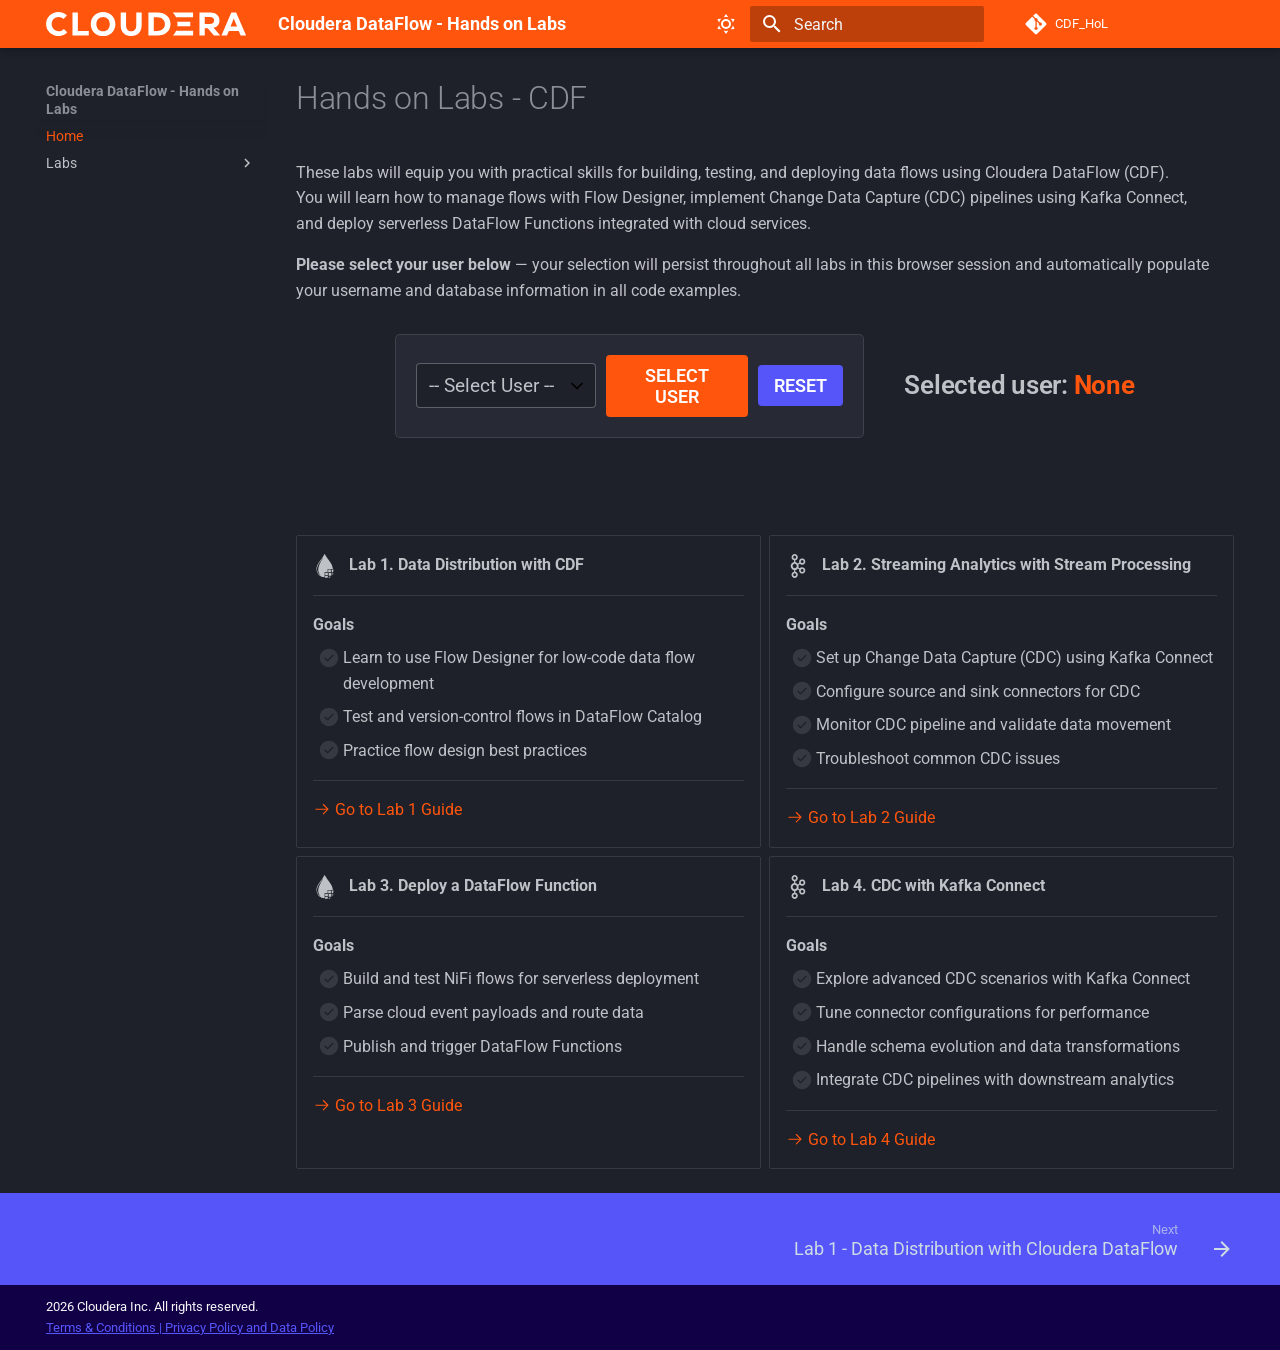
<file: index.html>
<!DOCTYPE html><html lang="en" class="no-js"><head>
    
      <meta charset="utf-8">
      <meta name="viewport" content="width=device-width,initial-scale=1">
      
      
        <meta name="author" content="GOES">
      
      
      
      
        <link rel="next" href="labs/lab1/index.html">
      
      
        
      
      
      <link rel="icon" href="assets/images/favicon.ico">
      <meta name="generator" content="mkdocs-1.6.1, mkdocs-material-9.7.2">
    
    
      
        <title>Cloudera DataFlow - Hands on Labs</title>
      
    
    
      <link rel="stylesheet" href="assets/stylesheets/main.484c7ddc.min.css">
      
        
        <link rel="stylesheet" href="assets/stylesheets/palette.ab4e12ef.min.css">
      
      


    
    
      
    
    
      
        
        
        <link rel="preconnect" href="https://fonts.gstatic.com" crossorigin>
        <link rel="stylesheet" href="https://fonts.googleapis.com/css?family=Roboto:300,300i,400,400i,700,700i%7CRoboto+Mono:400,400i,700,700i&amp;display=fallback">
        <style>:root{--md-text-font:"Roboto";--md-code-font:"Roboto Mono"}</style>
      
    
    
      <link rel="stylesheet" href="assets/stylesheets/extra.css">
    
    <script>__md_scope=new URL(".",location),__md_hash=e=>[...e].reduce(((e,_)=>(e<<5)-e+_.charCodeAt(0)),0),__md_get=(e,_=localStorage,t=__md_scope)=>JSON.parse(_.getItem(t.pathname+"."+e)),__md_set=(e,_,t=localStorage,a=__md_scope)=>{try{t.setItem(a.pathname+"."+e,JSON.stringify(_))}catch(e){}}</script>
    
      

    
    
  <link href="assets/stylesheets/glightbox.min.css" rel="stylesheet"><script src="assets/javascripts/glightbox.min.js"></script><style id="glightbox-style">
            html.glightbox-open { overflow: initial; height: 100%; }
            .gslide-title { margin-top: 0px; user-select: text; }
            .gslide-desc { color: #666; user-select: text; }
            .gslide-image img { background: white; }
            .gscrollbar-fixer { padding-right: 15px; }
            .gdesc-inner { font-size: 0.75rem; }
            body[data-md-color-scheme="slate"] .gdesc-inner { background: var(--md-default-bg-color); }
            body[data-md-color-scheme="slate"] .gslide-title { color: var(--md-default-fg-color); }
            body[data-md-color-scheme="slate"] .gslide-desc { color: var(--md-default-fg-color); }
        </style></head>
  
  
    
    
      
    
    
    
    
    <body dir="ltr" data-md-color-scheme="slate" data-md-color-primary="custom" data-md-color-accent="custom">
  
    
    <input class="md-toggle" data-md-toggle="drawer" type="checkbox" id="__drawer" autocomplete="off">
    <input class="md-toggle" data-md-toggle="search" type="checkbox" id="__search" autocomplete="off">
    <label class="md-overlay" for="__drawer"></label>
    <div data-md-component="skip">
      
        
        <a href="#hands-on-labs-cdf" class="md-skip">
          Skip to content
        </a>
      
    </div>
    <div data-md-component="announce">
      
    </div>
    
    
      

  

<header class="md-header md-header--shadow" data-md-component="header">
  <nav class="md-header__inner md-grid" aria-label="Header">
    <a href="index.html" title="Cloudera DataFlow - Hands on Labs" class="md-header__button md-logo" aria-label="Cloudera DataFlow - Hands on Labs" data-md-component="logo">
      
  <img src="assets/images/logo-cloudera-white.svg" alt="logo">

    </a>
    <label class="md-header__button md-icon" for="__drawer">
      
      <svg xmlns="http://www.w3.org/2000/svg" viewBox="0 0 24 24"><path d="M3 6h18v2H3zm0 5h18v2H3zm0 5h18v2H3z"></path></svg>
    </label>
    <div class="md-header__title" data-md-component="header-title">
      <div class="md-header__ellipsis">
        <div class="md-header__topic">
          <span class="md-ellipsis">
            Cloudera DataFlow - Hands on Labs
          </span>
        </div>
        <div class="md-header__topic" data-md-component="header-topic">
          <span class="md-ellipsis">
            
              Home
            
          </span>
        </div>
      </div>
    </div>
    
      
        <form class="md-header__option" data-md-component="palette">
  
    
    
    
    <input class="md-option" data-md-color-media="" data-md-color-scheme="slate" data-md-color-primary="custom" data-md-color-accent="custom" aria-label="Switch to light mode" type="radio" name="__palette" id="__palette_0">
    
      <label class="md-header__button md-icon" title="Switch to light mode" for="__palette_1" hidden>
        <svg xmlns="http://www.w3.org/2000/svg" viewBox="0 0 24 24"><path d="M12 7a5 5 0 0 1 5 5 5 5 0 0 1-5 5 5 5 0 0 1-5-5 5 5 0 0 1 5-5m0 2a3 3 0 0 0-3 3 3 3 0 0 0 3 3 3 3 0 0 0 3-3 3 3 0 0 0-3-3m0-7 2.39 3.42C13.65 5.15 12.84 5 12 5s-1.65.15-2.39.42zM3.34 7l4.16-.35A7.2 7.2 0 0 0 5.94 8.5c-.44.74-.69 1.5-.83 2.29zm.02 10 1.76-3.77a7.131 7.131 0 0 0 2.38 4.14zM20.65 7l-1.77 3.79a7.02 7.02 0 0 0-2.38-4.15zm-.01 10-4.14.36c.59-.51 1.12-1.14 1.54-1.86.42-.73.69-1.5.83-2.29zM12 22l-2.41-3.44c.74.27 1.55.44 2.41.44.82 0 1.63-.17 2.37-.44z"></path></svg>
      </label>
    
  
    
    
    
    <input class="md-option" data-md-color-media="" data-md-color-scheme="default" data-md-color-primary="custom" data-md-color-accent="custom" aria-label="Switch to dark mode" type="radio" name="__palette" id="__palette_1">
    
      <label class="md-header__button md-icon" title="Switch to dark mode" for="__palette_0" hidden>
        <svg xmlns="http://www.w3.org/2000/svg" viewBox="0 0 24 24"><path d="m17.75 4.09-2.53 1.94.91 3.06-2.63-1.81-2.63 1.81.91-3.06-2.53-1.94L12.44 4l1.06-3 1.06 3zm3.5 6.91-1.64 1.25.59 1.98-1.7-1.17-1.7 1.17.59-1.98L15.75 11l2.06-.05L18.5 9l.69 1.95zm-2.28 4.95c.83-.08 1.72 1.1 1.19 1.85-.32.45-.66.87-1.08 1.27C15.17 23 8.84 23 4.94 19.07c-3.91-3.9-3.91-10.24 0-14.14.4-.4.82-.76 1.27-1.08.75-.53 1.93.36 1.85 1.19-.27 2.86.69 5.83 2.89 8.02a9.96 9.96 0 0 0 8.02 2.89m-1.64 2.02a12.08 12.08 0 0 1-7.8-3.47c-2.17-2.19-3.33-5-3.49-7.82-2.81 3.14-2.7 7.96.31 10.98 3.02 3.01 7.84 3.12 10.98.31"></path></svg>
      </label>
    
  
</form>
      
    
    
      <script>var palette=__md_get("__palette");if(palette&&palette.color){if("(prefers-color-scheme)"===palette.color.media){var media=matchMedia("(prefers-color-scheme: light)"),input=document.querySelector(media.matches?"[data-md-color-media='(prefers-color-scheme: light)']":"[data-md-color-media='(prefers-color-scheme: dark)']");palette.color.media=input.getAttribute("data-md-color-media"),palette.color.scheme=input.getAttribute("data-md-color-scheme"),palette.color.primary=input.getAttribute("data-md-color-primary"),palette.color.accent=input.getAttribute("data-md-color-accent")}for(var[key,value]of Object.entries(palette.color))document.body.setAttribute("data-md-color-"+key,value)}</script>
    
    
    
      
      
        <label class="md-header__button md-icon" for="__search">
          
          <svg xmlns="http://www.w3.org/2000/svg" viewBox="0 0 24 24"><path d="M9.5 3A6.5 6.5 0 0 1 16 9.5c0 1.61-.59 3.09-1.56 4.23l.27.27h.79l5 5-1.5 1.5-5-5v-.79l-.27-.27A6.52 6.52 0 0 1 9.5 16 6.5 6.5 0 0 1 3 9.5 6.5 6.5 0 0 1 9.5 3m0 2C7 5 5 7 5 9.5S7 14 9.5 14 14 12 14 9.5 12 5 9.5 5"></path></svg>
        </label>
        <div class="md-search" data-md-component="search" role="dialog">
  <label class="md-search__overlay" for="__search"></label>
  <div class="md-search__inner" role="search">
    <form class="md-search__form" name="search">
      <input type="text" class="md-search__input" name="query" aria-label="Search" placeholder="Search" autocapitalize="off" autocorrect="off" autocomplete="off" spellcheck="false" data-md-component="search-query" required>
      <label class="md-search__icon md-icon" for="__search">
        
        <svg xmlns="http://www.w3.org/2000/svg" viewBox="0 0 24 24"><path d="M9.5 3A6.5 6.5 0 0 1 16 9.5c0 1.61-.59 3.09-1.56 4.23l.27.27h.79l5 5-1.5 1.5-5-5v-.79l-.27-.27A6.52 6.52 0 0 1 9.5 16 6.5 6.5 0 0 1 3 9.5 6.5 6.5 0 0 1 9.5 3m0 2C7 5 5 7 5 9.5S7 14 9.5 14 14 12 14 9.5 12 5 9.5 5"></path></svg>
        
        <svg xmlns="http://www.w3.org/2000/svg" viewBox="0 0 24 24"><path d="M20 11v2H8l5.5 5.5-1.42 1.42L4.16 12l7.92-7.92L13.5 5.5 8 11z"></path></svg>
      </label>
      <nav class="md-search__options" aria-label="Search">
        
        <button type="reset" class="md-search__icon md-icon" title="Clear" aria-label="Clear" tabindex="-1">
          
          <svg xmlns="http://www.w3.org/2000/svg" viewBox="0 0 24 24"><path d="M19 6.41 17.59 5 12 10.59 6.41 5 5 6.41 10.59 12 5 17.59 6.41 19 12 13.41 17.59 19 19 17.59 13.41 12z"></path></svg>
        </button>
      </nav>
      
    </form>
    <div class="md-search__output">
      <div class="md-search__scrollwrap" tabindex="0" data-md-scrollfix>
        <div class="md-search-result" data-md-component="search-result">
          <div class="md-search-result__meta">
            Initializing search
          </div>
          <ol class="md-search-result__list" role="presentation"></ol>
        </div>
      </div>
    </div>
  </div>
</div>
      
    
    
      <div class="md-header__source">
        <a href="https://github.com/vitorconde/conde-hols/" title="Go to repository" class="md-source" data-md-component="source">
  <div class="md-source__icon md-icon">
    
    <svg xmlns="http://www.w3.org/2000/svg" viewBox="0 0 448 512"><!--! Font Awesome Free 7.1.0 by @fontawesome - https://fontawesome.com License - https://fontawesome.com/license/free (Icons: CC BY 4.0, Fonts: SIL OFL 1.1, Code: MIT License) Copyright 2025 Fonticons, Inc.--><path d="M439.6 236.1 244 40.5c-5.4-5.5-12.8-8.5-20.4-8.5s-15 3-20.4 8.4L162.5 81l51.5 51.5c27.1-9.1 52.7 16.8 43.4 43.7l49.7 49.7c34.2-11.8 61.2 31 35.5 56.7-26.5 26.5-70.2-2.9-56-37.3L240.3 199v121.9c25.3 12.5 22.3 41.8 9.1 55-6.4 6.4-15.2 10.1-24.3 10.1s-17.8-3.6-24.3-10.1c-17.6-17.6-11.1-46.9 11.2-56v-123c-20.8-8.5-24.6-30.7-18.6-45L142.6 101 8.5 235.1C3 240.6 0 247.9 0 255.5s3 15 8.5 20.4l195.6 195.7c5.4 5.4 12.7 8.4 20.4 8.4s15-3 20.4-8.4l194.7-194.7c5.4-5.4 8.4-12.8 8.4-20.4s-3-15-8.4-20.4"></path></svg>
  </div>
  <div class="md-source__repository">
    CDF_HoL
  </div>
</a>
      </div>
    
  </nav>
  
</header>
    
    <div class="md-container" data-md-component="container">
      
      
        
          
        
      
      <main class="md-main" data-md-component="main">
        <div class="md-main__inner md-grid">
          
            
              
                
              
              <div class="md-sidebar md-sidebar--primary" data-md-component="sidebar" data-md-type="navigation">
                <div class="md-sidebar__scrollwrap">
                  <div class="md-sidebar__inner">
                    



<nav class="md-nav md-nav--primary" aria-label="Navigation" data-md-level="0">
  <label class="md-nav__title" for="__drawer">
    <a href="index.html" title="Cloudera DataFlow - Hands on Labs" class="md-nav__button md-logo" aria-label="Cloudera DataFlow - Hands on Labs" data-md-component="logo">
      
  <img src="assets/images/logo-cloudera-white.svg" alt="logo">

    </a>
    Cloudera DataFlow - Hands on Labs
  </label>
  
    <div class="md-nav__source">
      <a href="https://github.com/vitorconde/conde-hols/" title="Go to repository" class="md-source" data-md-component="source">
  <div class="md-source__icon md-icon">
    
    <svg xmlns="http://www.w3.org/2000/svg" viewBox="0 0 448 512"><!--! Font Awesome Free 7.1.0 by @fontawesome - https://fontawesome.com License - https://fontawesome.com/license/free (Icons: CC BY 4.0, Fonts: SIL OFL 1.1, Code: MIT License) Copyright 2025 Fonticons, Inc.--><path d="M439.6 236.1 244 40.5c-5.4-5.5-12.8-8.5-20.4-8.5s-15 3-20.4 8.4L162.5 81l51.5 51.5c27.1-9.1 52.7 16.8 43.4 43.7l49.7 49.7c34.2-11.8 61.2 31 35.5 56.7-26.5 26.5-70.2-2.9-56-37.3L240.3 199v121.9c25.3 12.5 22.3 41.8 9.1 55-6.4 6.4-15.2 10.1-24.3 10.1s-17.8-3.6-24.3-10.1c-17.6-17.6-11.1-46.9 11.2-56v-123c-20.8-8.5-24.6-30.7-18.6-45L142.6 101 8.5 235.1C3 240.6 0 247.9 0 255.5s3 15 8.5 20.4l195.6 195.7c5.4 5.4 12.7 8.4 20.4 8.4s15-3 20.4-8.4l194.7-194.7c5.4-5.4 8.4-12.8 8.4-20.4s-3-15-8.4-20.4"></path></svg>
  </div>
  <div class="md-source__repository">
    CDF_HoL
  </div>
</a>
    </div>
  
  <ul class="md-nav__list" data-md-scrollfix>
    
      
      
  
  
    
  
  
  
    <li class="md-nav__item md-nav__item--active">
      
      <input class="md-nav__toggle md-toggle" type="checkbox" id="__toc">
      
      
        
      
      
      <a href="index.html" class="md-nav__link md-nav__link--active">
        
  
  
  <span class="md-ellipsis">
    
  
    Home
  

    
  </span>
  
  

      </a>
      
    </li>
  

    
      
      
  
  
  
  
    
    
    
    
    
    <li class="md-nav__item md-nav__item--nested">
      
        
        
        <input class="md-nav__toggle md-toggle " type="checkbox" id="__nav_2">
        
          
          <label class="md-nav__link" for="__nav_2" id="__nav_2_label" tabindex="0">
            
  
  
  <span class="md-ellipsis">
    
  
    Labs
  

    
  </span>
  
  

            <span class="md-nav__icon md-icon"></span>
          </label>
        
        <nav class="md-nav" data-md-level="1" aria-labelledby="__nav_2_label" aria-expanded="false">
          <label class="md-nav__title" for="__nav_2">
            <span class="md-nav__icon md-icon"></span>
            
  
    Labs
  

          </label>
          <ul class="md-nav__list" data-md-scrollfix>
            
              
                
  
  
  
  
    <li class="md-nav__item">
      <a href="labs/lab1/index.html" class="md-nav__link">
        
  
  
  <span class="md-ellipsis">
    
  
    Lab 1 - Data Distribution with Cloudera DataFlow
  

    
  </span>
  
  

      </a>
    </li>
  

              
            
              
                
  
  
  
  
    <li class="md-nav__item">
      <a href="labs/lab2/index.html" class="md-nav__link">
        
  
  
  <span class="md-ellipsis">
    
  
    Lab 2 - Streaming Analytics with Stream Processing
  

    
  </span>
  
  

      </a>
    </li>
  

              
            
              
                
  
  
  
  
    <li class="md-nav__item">
      <a href="labs/lab3/index.html" class="md-nav__link">
        
  
  
  <span class="md-ellipsis">
    
  
    Lab 3 - Deploy a DataFlow Function
  

    
  </span>
  
  

      </a>
    </li>
  

              
            
              
                
  
  
  
  
    <li class="md-nav__item">
      <a href="labs/lab4/index.html" class="md-nav__link">
        
  
  
  <span class="md-ellipsis">
    
  
    Lab 4 - CDC with Kafka Connect
  

    
  </span>
  
  

      </a>
    </li>
  

              
            
          </ul>
        </nav>
      
    </li>
  

    
  </ul>
</nav>
                  </div>
                </div>
              </div>
            
            
              
                
              
              <div class="md-sidebar md-sidebar--secondary" data-md-component="sidebar" data-md-type="toc" hidden>
                <div class="md-sidebar__scrollwrap">
                  <div class="md-sidebar__inner">
                    

<nav class="md-nav md-nav--secondary" aria-label="Table of contents">
  
  
  
    
  
  
</nav>
                  </div>
                </div>
              </div>
            
          
          
            <div class="md-content" data-md-component="content">
              
              <article class="md-content__inner md-typeset">
                
                  
  



  
  


<h1 id="hands-on-labs-cdf">Hands on Labs - CDF</h1>
<p>These labs will equip you with practical skills for building, testing, and deploying data flows using Cloudera DataFlow (CDF).<br>
You will learn how to manage flows with Flow Designer, implement Change Data Capture (CDC) pipelines using Kafka Connect,<br>
and deploy serverless DataFlow Functions integrated with cloud services.  </p>
<p><strong>Please select your user below</strong> — your selection will persist throughout all labs in this browser session and automatically populate your username and database information in all code examples.  </p>
<div class="username-selector-wrapper">
    <div class="username-input-container">
        <select id="user-number-input">
            <option value="">-- Select User --</option>
            <option value="user001">user001</option>
            <option value="user002">user002</option>
            <option value="user003">user003</option>
            <option value="user004">user004</option>
            <option value="user005">user005</option>
            <option value="user006">user006</option>
            <option value="user007">user007</option>
            <option value="user008">user008</option>
            <option value="user009">user009</option>
            <option value="user010">user010</option>
            <option value="user011">user011</option>
            <option value="user012">user012</option>
            <option value="user013">user013</option>
            <option value="user014">user014</option>
            <option value="user015">user015</option>
            <option value="user016">user016</option>
            <option value="user017">user017</option>
            <option value="user018">user018</option>
            <option value="user019">user019</option>
            <option value="user020">user020</option>
            <option value="user021">user021</option>
            <option value="user022">user022</option>
            <option value="user023">user023</option>
            <option value="user024">user024</option>
            <option value="user025">user025</option>
            <option value="user026">user026</option>
            <option value="user027">user027</option>
            <option value="user028">user028</option>
            <option value="user029">user029</option>
            <option value="user030">user030</option>
            <option value="user031">user031</option>
            <option value="user032">user032</option>
            <option value="user033">user033</option>
            <option value="user034">user034</option>
            <option value="user035">user035</option>
            <option value="user036">user036</option>
            <option value="user037">user037</option>
            <option value="user038">user038</option>
            <option value="user039">user039</option>
            <option value="user040">user040</option>
            <option value="user041">user041</option>
            <option value="user042">user042</option>
            <option value="user043">user043</option>
            <option value="user044">user044</option>
            <option value="user045">user045</option>
            <option value="user046">user046</option>
            <option value="user047">user047</option>
            <option value="user048">user048</option>
            <option value="user049">user049</option>
            <option value="user050">user050</option>
        </select>
        <button id="user-username-save">SELECT USER</button>
        <button id="user-username-clear">RESET</button>
    </div>
    <div class="username-display">
        <h3>Selected user: <span id="selected-username">None</span></h3>
    </div>
</div>

<p><br>
<br></p>
<div class="grid cards">
<ul>
<li>
<p><span class="twemoji lg middle"><svg xmlns="http://www.w3.org/2000/svg" viewBox="0 0 24 24"><path d="M11.648 0a.09.09 0 0 0-.084.053A30.7 30.7 0 0 1 8.592 4.73c-2.09 2.728-5.145 6.466-5.145 10.364a8.2 8.2 0 0 0 8.201 8.2v-5.003c0-.106.087-.193.194-.193h2.81v-2.813c0-.106.087-.191.194-.191h5.004c0-3.9-3.056-7.636-5.145-10.364A30.7 30.7 0 0 1 11.732.053.1.1 0 0 0 11.648 0m-1.632 3.867c.05 0 .08.034.037.112q-.164.297-.328.593c-.396.702-.819 1.389-1.23 2.08q-.293-.047-.585-.088c.495-.651 1-1.296 1.48-1.959.153-.209.302-.423.454-.634a.24.24 0 0 1 .172-.104M7.44 7.186q.332.053.666.119-.112.193-.223.383a29 29 0 0 0-1.625 3.261c-.874 2.123-1.383 4.444-.77 6.707a8.2 8.2 0 0 0 2.217 3.74c.083.083-.02.216-.119.155a7.6 7.6 0 0 1-.93-.686A7.67 7.67 0 0 1 4.1 16.248c-.329-2.156.387-4.246 1.418-6.115a27 27 0 0 1 1.92-2.947zm7.931 8.435a.193.193 0 0 0-.191.191V18.3h2.677v-2.68zm3.299 0V18.3h1.348a8 8 0 0 0 .515-2.678zm-6.303 3.004a.193.193 0 0 0-.191.193v2.485h2.678v-2.678Zm3.295.484v2.68h2.115a.56.56 0 0 0 .399-.162v-.004a.56.56 0 0 0 .16-.397V19.11zm3.674.182v1.98a8 8 0 0 0 1.217-1.98zm-6.969 2.824a.193.193 0 0 0-.191.192v1.672a8 8 0 0 0 2.678-.516v-1.348zm3.48.668V24a8 8 0 0 0 1.98-1.217z"></path></svg></span> &nbsp; <strong>Lab 1. Data Distribution with CDF</strong></p>
<hr>
<p><strong>Goals</strong></p>
<ul class="task-list">
<li class="task-list-item"><label class="task-list-control"><input type="checkbox" disabled><span class="task-list-indicator"></span></label> Learn to use Flow Designer for low-code data flow development</li>
<li class="task-list-item"><label class="task-list-control"><input type="checkbox" disabled><span class="task-list-indicator"></span></label> Test and version-control flows in DataFlow Catalog</li>
<li class="task-list-item"><label class="task-list-control"><input type="checkbox" disabled><span class="task-list-indicator"></span></label> Practice flow design best practices</li>
</ul>
<hr>
<p><a href="labs/lab1/index.html"><span class="twemoji"><svg xmlns="http://www.w3.org/2000/svg" viewBox="0 0 24 24"><path d="M13.22 19.03a.75.75 0 0 1 0-1.06L18.19 13H3.75a.75.75 0 0 1 0-1.5h14.44l-4.97-4.97a.749.749 0 0 1 .326-1.275.75.75 0 0 1 .734.215l6.25 6.25a.75.75 0 0 1 0 1.06l-6.25 6.25a.75.75 0 0 1-1.06 0"></path></svg></span> Go to Lab 1 Guide</a></p>
</li>
<li>
<p><span class="twemoji lg middle"><svg xmlns="http://www.w3.org/2000/svg" viewBox="0 0 24 24"><path d="M9.71 2.136a1.43 1.43 0 0 0-2.047 0h-.007a1.48 1.48 0 0 0-.421 1.042c0 .41.161.777.422 1.039l.007.007c.257.264.616.426 1.019.426.404 0 .766-.162 1.027-.426l.003-.007c.261-.262.421-.629.421-1.039 0-.408-.159-.777-.421-1.042zM8.683 22.295c.404 0 .766-.167 1.027-.429l.003-.008c.261-.261.421-.631.421-1.036 0-.41-.159-.778-.421-1.044H9.71a1.42 1.42 0 0 0-1.027-.432 1.4 1.4 0 0 0-1.02.432h-.007c-.26.266-.422.634-.422 1.044 0 .406.161.775.422 1.036l.007.008c.258.262.617.429 1.02.429m7.89-4.462c.359-.096.683-.33.882-.684l.027-.052a1.47 1.47 0 0 0 .114-1.067 1.45 1.45 0 0 0-.675-.896l-.021-.014a1.43 1.43 0 0 0-1.078-.132c-.36.091-.684.335-.881.686-.2.349-.241.75-.146 1.119.099.363.33.691.675.896h.002c.346.203.737.239 1.101.144m-6.405-7.342a2.08 2.08 0 0 0-1.485-.627c-.58 0-1.103.242-1.482.627-.378.385-.612.916-.612 1.507s.233 1.124.612 1.514a2.08 2.08 0 0 0 2.967 0c.379-.39.612-.923.612-1.514s-.233-1.122-.612-1.507m-.835-2.51c.843.141 1.6.552 2.178 1.144h.004c.092.093.182.196.265.299l1.446-.851a3.18 3.18 0 0 1-.047-1.808 3.15 3.15 0 0 1 1.456-1.926l.025-.016a3.06 3.06 0 0 1 2.345-.306c.77.21 1.465.721 1.898 1.482v.002c.431.757.518 1.626.313 2.408a3.15 3.15 0 0 1-1.456 1.928l-.198.118h-.02a3.1 3.1 0 0 1-2.154.201 3.13 3.13 0 0 1-1.514-.944l-1.444.848a4.16 4.16 0 0 1 0 2.879l1.444.846c.413-.47.939-.789 1.514-.944a3.04 3.04 0 0 1 2.371.319l.048.023v.002a3.17 3.17 0 0 1 1.408 1.906 3.22 3.22 0 0 1-.313 2.405l-.026.053-.003-.005a3.15 3.15 0 0 1-1.867 1.436 3.1 3.1 0 0 1-2.371-.318v-.006a3.16 3.16 0 0 1-1.456-1.927 3.18 3.18 0 0 1 .047-1.805l-1.446-.848a4 4 0 0 1-.265.294l-.004.005a3.94 3.94 0 0 1-2.178 1.138v1.699a3.1 3.1 0 0 1 1.56.862l.002.004c.565.572.914 1.368.914 2.243 0 .873-.35 1.664-.914 2.239l-.002.009a3.1 3.1 0 0 1-2.21.931 3.1 3.1 0 0 1-2.206-.93h-.002v-.009a3.19 3.19 0 0 1-.916-2.239c0-.875.35-1.672.916-2.243v-.004h.002a3.1 3.1 0 0 1 1.558-.862v-1.699a3.93 3.93 0 0 1-2.176-1.138l-.006-.005a4.1 4.1 0 0 1-1.173-2.874c0-1.122.452-2.136 1.173-2.872h.006a3.95 3.95 0 0 1 2.176-1.144V6.289a3.14 3.14 0 0 1-1.558-.864h-.002v-.004a3.2 3.2 0 0 1-.916-2.243c0-.871.35-1.669.916-2.243l.002-.002A3.08 3.08 0 0 1 8.683 0c.861 0 1.641.355 2.21.932v.002h.002c.565.574.914 1.372.914 2.243 0 .876-.35 1.667-.914 2.243l-.002.005a3.14 3.14 0 0 1-1.56.864zm8.121-1.129-.012-.019a1.45 1.45 0 0 0-.87-.668 1.43 1.43 0 0 0-1.103.146h.002c-.347.2-.58.529-.677.896-.095.365-.054.768.146 1.119l.007.009c.2.347.519.579.874.673.357.103.755.059 1.098-.144l.019-.009a1.47 1.47 0 0 0 .657-.885 1.5 1.5 0 0 0-.141-1.118"></path></svg></span> &nbsp; <strong>Lab 2. Streaming Analytics with Stream Processing</strong></p>
<hr>
<p><strong>Goals</strong></p>
<ul class="task-list">
<li class="task-list-item"><label class="task-list-control"><input type="checkbox" disabled><span class="task-list-indicator"></span></label> Set up Change Data Capture (CDC) using Kafka Connect</li>
<li class="task-list-item"><label class="task-list-control"><input type="checkbox" disabled><span class="task-list-indicator"></span></label> Configure source and sink connectors for CDC</li>
<li class="task-list-item"><label class="task-list-control"><input type="checkbox" disabled><span class="task-list-indicator"></span></label> Monitor CDC pipeline and validate data movement</li>
<li class="task-list-item"><label class="task-list-control"><input type="checkbox" disabled><span class="task-list-indicator"></span></label> Troubleshoot common CDC issues</li>
</ul>
<hr>
<p><a href="labs/lab2/index.html"><span class="twemoji"><svg xmlns="http://www.w3.org/2000/svg" viewBox="0 0 24 24"><path d="M13.22 19.03a.75.75 0 0 1 0-1.06L18.19 13H3.75a.75.75 0 0 1 0-1.5h14.44l-4.97-4.97a.749.749 0 0 1 .326-1.275.75.75 0 0 1 .734.215l6.25 6.25a.75.75 0 0 1 0 1.06l-6.25 6.25a.75.75 0 0 1-1.06 0"></path></svg></span> Go to Lab 2 Guide</a></p>
</li>
<li>
<p><span class="twemoji lg middle"><svg xmlns="http://www.w3.org/2000/svg" viewBox="0 0 24 24"><path d="M11.648 0a.09.09 0 0 0-.084.053A30.7 30.7 0 0 1 8.592 4.73c-2.09 2.728-5.145 6.466-5.145 10.364a8.2 8.2 0 0 0 8.201 8.2v-5.003c0-.106.087-.193.194-.193h2.81v-2.813c0-.106.087-.191.194-.191h5.004c0-3.9-3.056-7.636-5.145-10.364A30.7 30.7 0 0 1 11.732.053.1.1 0 0 0 11.648 0m-1.632 3.867c.05 0 .08.034.037.112q-.164.297-.328.593c-.396.702-.819 1.389-1.23 2.08q-.293-.047-.585-.088c.495-.651 1-1.296 1.48-1.959.153-.209.302-.423.454-.634a.24.24 0 0 1 .172-.104M7.44 7.186q.332.053.666.119-.112.193-.223.383a29 29 0 0 0-1.625 3.261c-.874 2.123-1.383 4.444-.77 6.707a8.2 8.2 0 0 0 2.217 3.74c.083.083-.02.216-.119.155a7.6 7.6 0 0 1-.93-.686A7.67 7.67 0 0 1 4.1 16.248c-.329-2.156.387-4.246 1.418-6.115a27 27 0 0 1 1.92-2.947zm7.931 8.435a.193.193 0 0 0-.191.191V18.3h2.677v-2.68zm3.299 0V18.3h1.348a8 8 0 0 0 .515-2.678zm-6.303 3.004a.193.193 0 0 0-.191.193v2.485h2.678v-2.678Zm3.295.484v2.68h2.115a.56.56 0 0 0 .399-.162v-.004a.56.56 0 0 0 .16-.397V19.11zm3.674.182v1.98a8 8 0 0 0 1.217-1.98zm-6.969 2.824a.193.193 0 0 0-.191.192v1.672a8 8 0 0 0 2.678-.516v-1.348zm3.48.668V24a8 8 0 0 0 1.98-1.217z"></path></svg></span> &nbsp; <strong>Lab 3. Deploy a DataFlow Function</strong></p>
<hr>
<p><strong>Goals</strong></p>
<ul class="task-list">
<li class="task-list-item"><label class="task-list-control"><input type="checkbox" disabled><span class="task-list-indicator"></span></label> Build and test NiFi flows for serverless deployment</li>
<li class="task-list-item"><label class="task-list-control"><input type="checkbox" disabled><span class="task-list-indicator"></span></label> Parse cloud event payloads and route data</li>
<li class="task-list-item"><label class="task-list-control"><input type="checkbox" disabled><span class="task-list-indicator"></span></label> Publish and trigger DataFlow Functions</li>
</ul>
<hr>
<p><a href="labs/lab3/index.html"><span class="twemoji"><svg xmlns="http://www.w3.org/2000/svg" viewBox="0 0 24 24"><path d="M13.22 19.03a.75.75 0 0 1 0-1.06L18.19 13H3.75a.75.75 0 0 1 0-1.5h14.44l-4.97-4.97a.749.749 0 0 1 .326-1.275.75.75 0 0 1 .734.215l6.25 6.25a.75.75 0 0 1 0 1.06l-6.25 6.25a.75.75 0 0 1-1.06 0"></path></svg></span> Go to Lab 3 Guide</a></p>
</li>
<li>
<p><span class="twemoji lg middle"><svg xmlns="http://www.w3.org/2000/svg" viewBox="0 0 24 24"><path d="M9.71 2.136a1.43 1.43 0 0 0-2.047 0h-.007a1.48 1.48 0 0 0-.421 1.042c0 .41.161.777.422 1.039l.007.007c.257.264.616.426 1.019.426.404 0 .766-.162 1.027-.426l.003-.007c.261-.262.421-.629.421-1.039 0-.408-.159-.777-.421-1.042zM8.683 22.295c.404 0 .766-.167 1.027-.429l.003-.008c.261-.261.421-.631.421-1.036 0-.41-.159-.778-.421-1.044H9.71a1.42 1.42 0 0 0-1.027-.432 1.4 1.4 0 0 0-1.02.432h-.007c-.26.266-.422.634-.422 1.044 0 .406.161.775.422 1.036l.007.008c.258.262.617.429 1.02.429m7.89-4.462c.359-.096.683-.33.882-.684l.027-.052a1.47 1.47 0 0 0 .114-1.067 1.45 1.45 0 0 0-.675-.896l-.021-.014a1.43 1.43 0 0 0-1.078-.132c-.36.091-.684.335-.881.686-.2.349-.241.75-.146 1.119.099.363.33.691.675.896h.002c.346.203.737.239 1.101.144m-6.405-7.342a2.08 2.08 0 0 0-1.485-.627c-.58 0-1.103.242-1.482.627-.378.385-.612.916-.612 1.507s.233 1.124.612 1.514a2.08 2.08 0 0 0 2.967 0c.379-.39.612-.923.612-1.514s-.233-1.122-.612-1.507m-.835-2.51c.843.141 1.6.552 2.178 1.144h.004c.092.093.182.196.265.299l1.446-.851a3.18 3.18 0 0 1-.047-1.808 3.15 3.15 0 0 1 1.456-1.926l.025-.016a3.06 3.06 0 0 1 2.345-.306c.77.21 1.465.721 1.898 1.482v.002c.431.757.518 1.626.313 2.408a3.15 3.15 0 0 1-1.456 1.928l-.198.118h-.02a3.1 3.1 0 0 1-2.154.201 3.13 3.13 0 0 1-1.514-.944l-1.444.848a4.16 4.16 0 0 1 0 2.879l1.444.846c.413-.47.939-.789 1.514-.944a3.04 3.04 0 0 1 2.371.319l.048.023v.002a3.17 3.17 0 0 1 1.408 1.906 3.22 3.22 0 0 1-.313 2.405l-.026.053-.003-.005a3.15 3.15 0 0 1-1.867 1.436 3.1 3.1 0 0 1-2.371-.318v-.006a3.16 3.16 0 0 1-1.456-1.927 3.18 3.18 0 0 1 .047-1.805l-1.446-.848a4 4 0 0 1-.265.294l-.004.005a3.94 3.94 0 0 1-2.178 1.138v1.699a3.1 3.1 0 0 1 1.56.862l.002.004c.565.572.914 1.368.914 2.243 0 .873-.35 1.664-.914 2.239l-.002.009a3.1 3.1 0 0 1-2.21.931 3.1 3.1 0 0 1-2.206-.93h-.002v-.009a3.19 3.19 0 0 1-.916-2.239c0-.875.35-1.672.916-2.243v-.004h.002a3.1 3.1 0 0 1 1.558-.862v-1.699a3.93 3.93 0 0 1-2.176-1.138l-.006-.005a4.1 4.1 0 0 1-1.173-2.874c0-1.122.452-2.136 1.173-2.872h.006a3.95 3.95 0 0 1 2.176-1.144V6.289a3.14 3.14 0 0 1-1.558-.864h-.002v-.004a3.2 3.2 0 0 1-.916-2.243c0-.871.35-1.669.916-2.243l.002-.002A3.08 3.08 0 0 1 8.683 0c.861 0 1.641.355 2.21.932v.002h.002c.565.574.914 1.372.914 2.243 0 .876-.35 1.667-.914 2.243l-.002.005a3.14 3.14 0 0 1-1.56.864zm8.121-1.129-.012-.019a1.45 1.45 0 0 0-.87-.668 1.43 1.43 0 0 0-1.103.146h.002c-.347.2-.58.529-.677.896-.095.365-.054.768.146 1.119l.007.009c.2.347.519.579.874.673.357.103.755.059 1.098-.144l.019-.009a1.47 1.47 0 0 0 .657-.885 1.5 1.5 0 0 0-.141-1.118"></path></svg></span> &nbsp; <strong>Lab 4. CDC with Kafka Connect</strong></p>
<hr>
<p><strong>Goals</strong></p>
<ul class="task-list">
<li class="task-list-item"><label class="task-list-control"><input type="checkbox" disabled><span class="task-list-indicator"></span></label> Explore advanced CDC scenarios with Kafka Connect</li>
<li class="task-list-item"><label class="task-list-control"><input type="checkbox" disabled><span class="task-list-indicator"></span></label> Tune connector configurations for performance</li>
<li class="task-list-item"><label class="task-list-control"><input type="checkbox" disabled><span class="task-list-indicator"></span></label> Handle schema evolution and data transformations</li>
<li class="task-list-item"><label class="task-list-control"><input type="checkbox" disabled><span class="task-list-indicator"></span></label> Integrate CDC pipelines with downstream analytics</li>
</ul>
<hr>
<p><a href="labs/lab3/index.html"><span class="twemoji"><svg xmlns="http://www.w3.org/2000/svg" viewBox="0 0 24 24"><path d="M13.22 19.03a.75.75 0 0 1 0-1.06L18.19 13H3.75a.75.75 0 0 1 0-1.5h14.44l-4.97-4.97a.749.749 0 0 1 .326-1.275.75.75 0 0 1 .734.215l6.25 6.25a.75.75 0 0 1 0 1.06l-6.25 6.25a.75.75 0 0 1-1.06 0"></path></svg></span> Go to Lab 4 Guide</a></p>
</li>
</ul>
</div>







  
  




  



                
              </article>
            </div>
          
          
<script>var target=document.getElementById(location.hash.slice(1));target&&target.name&&(target.checked=target.name.startsWith("__tabbed_"))</script>
        </div>
        
          <button type="button" class="md-top md-icon" data-md-component="top" hidden>
  
  <svg xmlns="http://www.w3.org/2000/svg" viewBox="0 0 24 24"><path d="M13 20h-2V8l-5.5 5.5-1.42-1.42L12 4.16l7.92 7.92-1.42 1.42L13 8z"></path></svg>
  Back to top
</button>
        
      </main>
      
        <footer class="md-footer">
  
    
      
        
      
      <nav class="md-footer__inner md-grid" aria-label="Footer">
        
        
          
          <a href="labs/lab1/index.html" class="md-footer__link md-footer__link--next" aria-label="Next: Lab 1 - Data Distribution with Cloudera DataFlow">
            <div class="md-footer__title">
              <span class="md-footer__direction">
                Next
              </span>
              <div class="md-ellipsis">
                Lab 1 - Data Distribution with Cloudera DataFlow
              </div>
            </div>
            <div class="md-footer__button md-icon">
              
              <svg xmlns="http://www.w3.org/2000/svg" viewBox="0 0 24 24"><path d="M4 11v2h12l-5.5 5.5 1.42 1.42L19.84 12l-7.92-7.92L10.5 5.5 16 11z"></path></svg>
            </div>
          </a>
        
      </nav>
    
  
  <div class="md-footer-meta md-typeset">
    <div class="md-footer-meta__inner md-grid">
      <div class="md-copyright">
  
    <div class="md-copyright__highlight">
      2026 Cloudera Inc. All rights reserved.<br><a href="https://www.cloudera.com/legal/terms-and-conditions.html" target="_blank">Terms &amp; Conditions | </a>  <a href="https://www.cloudera.com/legal/policies.html" target="_blank"> Privacy Policy and Data Policy</a>
    </div>
  
  
</div>
      
    </div>
  </div>
</footer>
      
    </div>
    <div class="md-dialog" data-md-component="dialog">
      <div class="md-dialog__inner md-typeset"></div>
    </div>
    
    
    
      
      
      <script id="__config" type="application/json">{"annotate": null, "base": ".", "features": ["content.code.annotate", "content.code.copy", "navigation.footer", "navigation.top"], "search": "assets/javascripts/workers/search.2c215733.min.js", "tags": null, "translations": {"clipboard.copied": "Copied to clipboard", "clipboard.copy": "Copy to clipboard", "search.result.more.one": "1 more on this page", "search.result.more.other": "# more on this page", "search.result.none": "No matching documents", "search.result.one": "1 matching document", "search.result.other": "# matching documents", "search.result.placeholder": "Type to start searching", "search.result.term.missing": "Missing", "select.version": "Select version"}, "version": null}</script>
    
    
      <script src="assets/javascripts/bundle.79ae519e.min.js"></script>
      
    
  
<script id="init-glightbox">const lightbox = GLightbox({"touchNavigation": true, "loop": false, "zoomable": true, "draggable": true, "openEffect": "zoom", "closeEffect": "zoom", "slideEffect": "slide"});
document$.subscribe(()=>{ lightbox.reload(); });
</script></body></html>
</file>
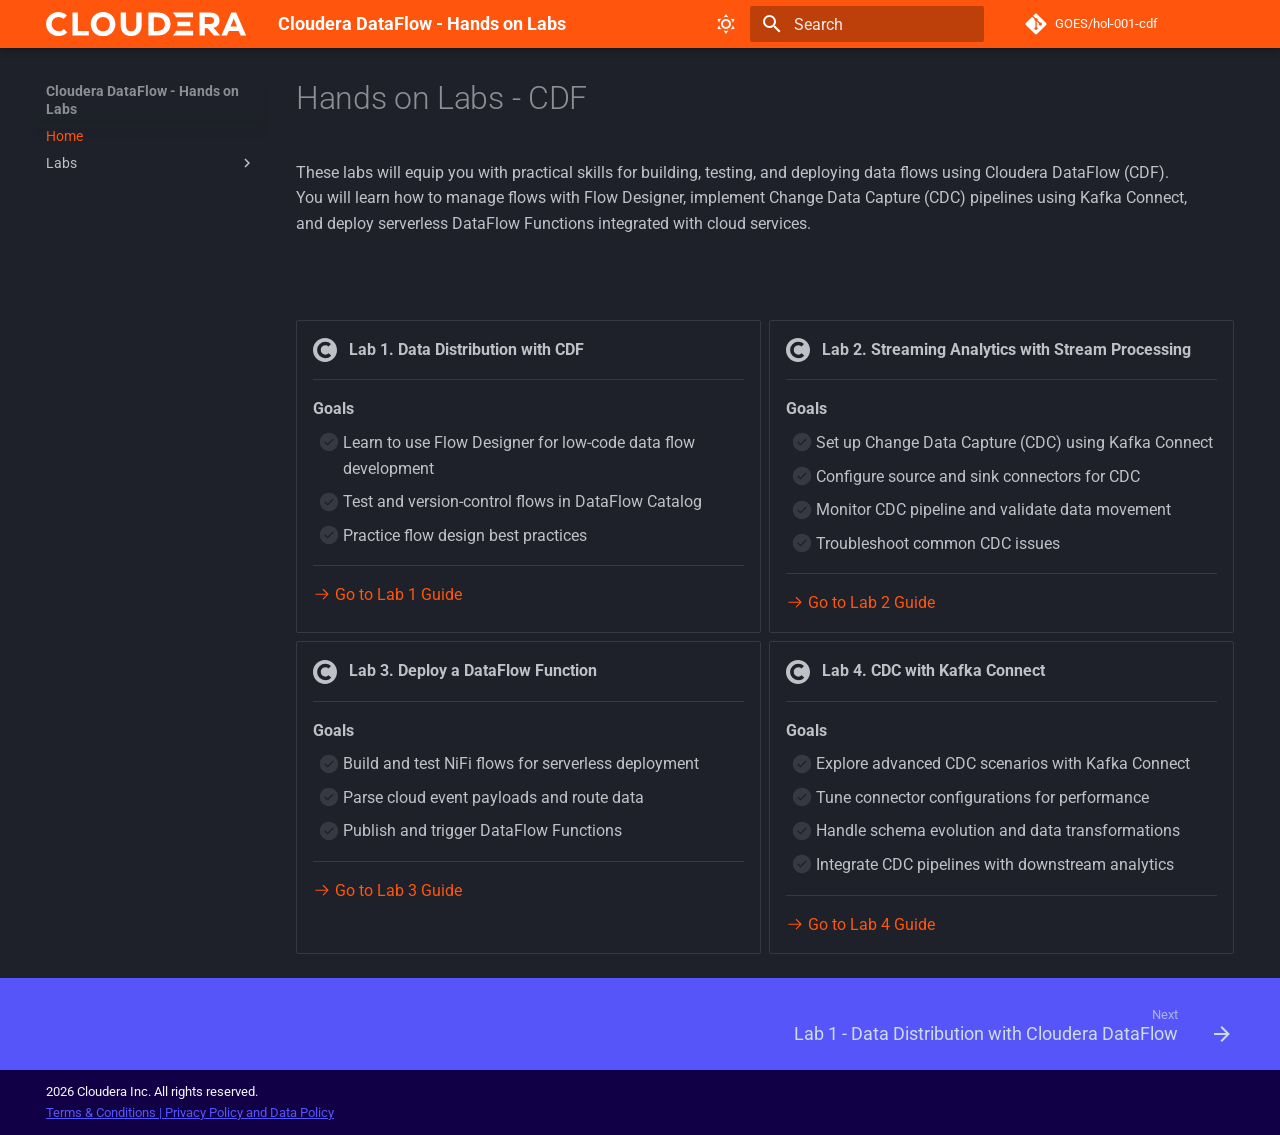
<file: CDF_HoL/index.html>
<!DOCTYPE html><html lang="en" class="no-js"><head>
    
      <meta charset="utf-8">
      <meta name="viewport" content="width=device-width,initial-scale=1">
      
      
        <meta name="author" content="GOES">
      
      
      
      
        <link rel="next" href="labs/lab1/index.html">
      
      
        
      
      
      <link rel="icon" href="assets/images/favicon.ico">
      <meta name="generator" content="mkdocs-1.6.1, mkdocs-material-9.7.2">
    
    
      
        <title>Cloudera DataFlow - Hands on Labs</title>
      
    
    
      <link rel="stylesheet" href="assets/stylesheets/main.484c7ddc.min.css">
      
        
        <link rel="stylesheet" href="assets/stylesheets/palette.ab4e12ef.min.css">
      
      


    
    
      
    
    
      
        
        
        <link rel="preconnect" href="https://fonts.gstatic.com" crossorigin>
        <link rel="stylesheet" href="https://fonts.googleapis.com/css?family=Roboto:300,300i,400,400i,700,700i%7CRoboto+Mono:400,400i,700,700i&amp;display=fallback">
        <style>:root{--md-text-font:"Roboto";--md-code-font:"Roboto Mono"}</style>
      
    
    
      <link rel="stylesheet" href="assets/stylesheets/extra.css">
    
    <script>__md_scope=new URL(".",location),__md_hash=e=>[...e].reduce(((e,_)=>(e<<5)-e+_.charCodeAt(0)),0),__md_get=(e,_=localStorage,t=__md_scope)=>JSON.parse(_.getItem(t.pathname+"."+e)),__md_set=(e,_,t=localStorage,a=__md_scope)=>{try{t.setItem(a.pathname+"."+e,JSON.stringify(_))}catch(e){}}</script>
    
      

    
    
  <link href="assets/stylesheets/glightbox.min.css" rel="stylesheet"><script src="assets/javascripts/glightbox.min.js"></script><style id="glightbox-style">
            html.glightbox-open { overflow: initial; height: 100%; }
            .gslide-title { margin-top: 0px; user-select: text; }
            .gslide-desc { color: #666; user-select: text; }
            .gslide-image img { background: white; }
            .gscrollbar-fixer { padding-right: 15px; }
            .gdesc-inner { font-size: 0.75rem; }
            body[data-md-color-scheme="slate"] .gdesc-inner { background: var(--md-default-bg-color); }
            body[data-md-color-scheme="slate"] .gslide-title { color: var(--md-default-fg-color); }
            body[data-md-color-scheme="slate"] .gslide-desc { color: var(--md-default-fg-color); }
        </style></head>
  
  
    
    
      
    
    
    
    
    <body dir="ltr" data-md-color-scheme="slate" data-md-color-primary="custom" data-md-color-accent="custom">
  
    
    <input class="md-toggle" data-md-toggle="drawer" type="checkbox" id="__drawer" autocomplete="off">
    <input class="md-toggle" data-md-toggle="search" type="checkbox" id="__search" autocomplete="off">
    <label class="md-overlay" for="__drawer"></label>
    <div data-md-component="skip">
      
        
        <a href="#hands-on-labs-cdf" class="md-skip">
          Skip to content
        </a>
      
    </div>
    <div data-md-component="announce">
      
    </div>
    
    
      

  

<header class="md-header md-header--shadow" data-md-component="header">
  <nav class="md-header__inner md-grid" aria-label="Header">
    <a href="index.html" title="Cloudera DataFlow - Hands on Labs" class="md-header__button md-logo" aria-label="Cloudera DataFlow - Hands on Labs" data-md-component="logo">
      
  <img src="assets/images/logo-cloudera-white.svg" alt="logo">

    </a>
    <label class="md-header__button md-icon" for="__drawer">
      
      <svg xmlns="http://www.w3.org/2000/svg" viewBox="0 0 24 24"><path d="M3 6h18v2H3zm0 5h18v2H3zm0 5h18v2H3z"></path></svg>
    </label>
    <div class="md-header__title" data-md-component="header-title">
      <div class="md-header__ellipsis">
        <div class="md-header__topic">
          <span class="md-ellipsis">
            Cloudera DataFlow - Hands on Labs
          </span>
        </div>
        <div class="md-header__topic" data-md-component="header-topic">
          <span class="md-ellipsis">
            
              Home
            
          </span>
        </div>
      </div>
    </div>
    
      
        <form class="md-header__option" data-md-component="palette">
  
    
    
    
    <input class="md-option" data-md-color-media="" data-md-color-scheme="slate" data-md-color-primary="custom" data-md-color-accent="custom" aria-label="Switch to light mode" type="radio" name="__palette" id="__palette_0">
    
      <label class="md-header__button md-icon" title="Switch to light mode" for="__palette_1" hidden>
        <svg xmlns="http://www.w3.org/2000/svg" viewBox="0 0 24 24"><path d="M12 7a5 5 0 0 1 5 5 5 5 0 0 1-5 5 5 5 0 0 1-5-5 5 5 0 0 1 5-5m0 2a3 3 0 0 0-3 3 3 3 0 0 0 3 3 3 3 0 0 0 3-3 3 3 0 0 0-3-3m0-7 2.39 3.42C13.65 5.15 12.84 5 12 5s-1.65.15-2.39.42zM3.34 7l4.16-.35A7.2 7.2 0 0 0 5.94 8.5c-.44.74-.69 1.5-.83 2.29zm.02 10 1.76-3.77a7.131 7.131 0 0 0 2.38 4.14zM20.65 7l-1.77 3.79a7.02 7.02 0 0 0-2.38-4.15zm-.01 10-4.14.36c.59-.51 1.12-1.14 1.54-1.86.42-.73.69-1.5.83-2.29zM12 22l-2.41-3.44c.74.27 1.55.44 2.41.44.82 0 1.63-.17 2.37-.44z"></path></svg>
      </label>
    
  
    
    
    
    <input class="md-option" data-md-color-media="" data-md-color-scheme="default" data-md-color-primary="custom" data-md-color-accent="custom" aria-label="Switch to dark mode" type="radio" name="__palette" id="__palette_1">
    
      <label class="md-header__button md-icon" title="Switch to dark mode" for="__palette_0" hidden>
        <svg xmlns="http://www.w3.org/2000/svg" viewBox="0 0 24 24"><path d="m17.75 4.09-2.53 1.94.91 3.06-2.63-1.81-2.63 1.81.91-3.06-2.53-1.94L12.44 4l1.06-3 1.06 3zm3.5 6.91-1.64 1.25.59 1.98-1.7-1.17-1.7 1.17.59-1.98L15.75 11l2.06-.05L18.5 9l.69 1.95zm-2.28 4.95c.83-.08 1.72 1.1 1.19 1.85-.32.45-.66.87-1.08 1.27C15.17 23 8.84 23 4.94 19.07c-3.91-3.9-3.91-10.24 0-14.14.4-.4.82-.76 1.27-1.08.75-.53 1.93.36 1.85 1.19-.27 2.86.69 5.83 2.89 8.02a9.96 9.96 0 0 0 8.02 2.89m-1.64 2.02a12.08 12.08 0 0 1-7.8-3.47c-2.17-2.19-3.33-5-3.49-7.82-2.81 3.14-2.7 7.96.31 10.98 3.02 3.01 7.84 3.12 10.98.31"></path></svg>
      </label>
    
  
</form>
      
    
    
      <script>var palette=__md_get("__palette");if(palette&&palette.color){if("(prefers-color-scheme)"===palette.color.media){var media=matchMedia("(prefers-color-scheme: light)"),input=document.querySelector(media.matches?"[data-md-color-media='(prefers-color-scheme: light)']":"[data-md-color-media='(prefers-color-scheme: dark)']");palette.color.media=input.getAttribute("data-md-color-media"),palette.color.scheme=input.getAttribute("data-md-color-scheme"),palette.color.primary=input.getAttribute("data-md-color-primary"),palette.color.accent=input.getAttribute("data-md-color-accent")}for(var[key,value]of Object.entries(palette.color))document.body.setAttribute("data-md-color-"+key,value)}</script>
    
    
    
      
      
        <label class="md-header__button md-icon" for="__search">
          
          <svg xmlns="http://www.w3.org/2000/svg" viewBox="0 0 24 24"><path d="M9.5 3A6.5 6.5 0 0 1 16 9.5c0 1.61-.59 3.09-1.56 4.23l.27.27h.79l5 5-1.5 1.5-5-5v-.79l-.27-.27A6.52 6.52 0 0 1 9.5 16 6.5 6.5 0 0 1 3 9.5 6.5 6.5 0 0 1 9.5 3m0 2C7 5 5 7 5 9.5S7 14 9.5 14 14 12 14 9.5 12 5 9.5 5"></path></svg>
        </label>
        <div class="md-search" data-md-component="search" role="dialog">
  <label class="md-search__overlay" for="__search"></label>
  <div class="md-search__inner" role="search">
    <form class="md-search__form" name="search">
      <input type="text" class="md-search__input" name="query" aria-label="Search" placeholder="Search" autocapitalize="off" autocorrect="off" autocomplete="off" spellcheck="false" data-md-component="search-query" required>
      <label class="md-search__icon md-icon" for="__search">
        
        <svg xmlns="http://www.w3.org/2000/svg" viewBox="0 0 24 24"><path d="M9.5 3A6.5 6.5 0 0 1 16 9.5c0 1.61-.59 3.09-1.56 4.23l.27.27h.79l5 5-1.5 1.5-5-5v-.79l-.27-.27A6.52 6.52 0 0 1 9.5 16 6.5 6.5 0 0 1 3 9.5 6.5 6.5 0 0 1 9.5 3m0 2C7 5 5 7 5 9.5S7 14 9.5 14 14 12 14 9.5 12 5 9.5 5"></path></svg>
        
        <svg xmlns="http://www.w3.org/2000/svg" viewBox="0 0 24 24"><path d="M20 11v2H8l5.5 5.5-1.42 1.42L4.16 12l7.92-7.92L13.5 5.5 8 11z"></path></svg>
      </label>
      <nav class="md-search__options" aria-label="Search">
        
        <button type="reset" class="md-search__icon md-icon" title="Clear" aria-label="Clear" tabindex="-1">
          
          <svg xmlns="http://www.w3.org/2000/svg" viewBox="0 0 24 24"><path d="M19 6.41 17.59 5 12 10.59 6.41 5 5 6.41 10.59 12 5 17.59 6.41 19 12 13.41 17.59 19 19 17.59 13.41 12z"></path></svg>
        </button>
      </nav>
      
    </form>
    <div class="md-search__output">
      <div class="md-search__scrollwrap" tabindex="0" data-md-scrollfix>
        <div class="md-search-result" data-md-component="search-result">
          <div class="md-search-result__meta">
            Initializing search
          </div>
          <ol class="md-search-result__list" role="presentation"></ol>
        </div>
      </div>
    </div>
  </div>
</div>
      
    
    
      <div class="md-header__source">
        <a href="https://github.infra.cloudera.com/GOES/hol-001-cdf" title="Go to repository" class="md-source" data-md-component="source">
  <div class="md-source__icon md-icon">
    
    <svg xmlns="http://www.w3.org/2000/svg" viewBox="0 0 448 512"><!--! Font Awesome Free 7.1.0 by @fontawesome - https://fontawesome.com License - https://fontawesome.com/license/free (Icons: CC BY 4.0, Fonts: SIL OFL 1.1, Code: MIT License) Copyright 2025 Fonticons, Inc.--><path d="M439.6 236.1 244 40.5c-5.4-5.5-12.8-8.5-20.4-8.5s-15 3-20.4 8.4L162.5 81l51.5 51.5c27.1-9.1 52.7 16.8 43.4 43.7l49.7 49.7c34.2-11.8 61.2 31 35.5 56.7-26.5 26.5-70.2-2.9-56-37.3L240.3 199v121.9c25.3 12.5 22.3 41.8 9.1 55-6.4 6.4-15.2 10.1-24.3 10.1s-17.8-3.6-24.3-10.1c-17.6-17.6-11.1-46.9 11.2-56v-123c-20.8-8.5-24.6-30.7-18.6-45L142.6 101 8.5 235.1C3 240.6 0 247.9 0 255.5s3 15 8.5 20.4l195.6 195.7c5.4 5.4 12.7 8.4 20.4 8.4s15-3 20.4-8.4l194.7-194.7c5.4-5.4 8.4-12.8 8.4-20.4s-3-15-8.4-20.4"></path></svg>
  </div>
  <div class="md-source__repository">
    GOES/hol-001-cdf
  </div>
</a>
      </div>
    
  </nav>
  
</header>
    
    <div class="md-container" data-md-component="container">
      
      
        
          
        
      
      <main class="md-main" data-md-component="main">
        <div class="md-main__inner md-grid">
          
            
              
                
              
              <div class="md-sidebar md-sidebar--primary" data-md-component="sidebar" data-md-type="navigation">
                <div class="md-sidebar__scrollwrap">
                  <div class="md-sidebar__inner">
                    



<nav class="md-nav md-nav--primary" aria-label="Navigation" data-md-level="0">
  <label class="md-nav__title" for="__drawer">
    <a href="index.html" title="Cloudera DataFlow - Hands on Labs" class="md-nav__button md-logo" aria-label="Cloudera DataFlow - Hands on Labs" data-md-component="logo">
      
  <img src="assets/images/logo-cloudera-white.svg" alt="logo">

    </a>
    Cloudera DataFlow - Hands on Labs
  </label>
  
    <div class="md-nav__source">
      <a href="https://github.infra.cloudera.com/GOES/hol-001-cdf" title="Go to repository" class="md-source" data-md-component="source">
  <div class="md-source__icon md-icon">
    
    <svg xmlns="http://www.w3.org/2000/svg" viewBox="0 0 448 512"><!--! Font Awesome Free 7.1.0 by @fontawesome - https://fontawesome.com License - https://fontawesome.com/license/free (Icons: CC BY 4.0, Fonts: SIL OFL 1.1, Code: MIT License) Copyright 2025 Fonticons, Inc.--><path d="M439.6 236.1 244 40.5c-5.4-5.5-12.8-8.5-20.4-8.5s-15 3-20.4 8.4L162.5 81l51.5 51.5c27.1-9.1 52.7 16.8 43.4 43.7l49.7 49.7c34.2-11.8 61.2 31 35.5 56.7-26.5 26.5-70.2-2.9-56-37.3L240.3 199v121.9c25.3 12.5 22.3 41.8 9.1 55-6.4 6.4-15.2 10.1-24.3 10.1s-17.8-3.6-24.3-10.1c-17.6-17.6-11.1-46.9 11.2-56v-123c-20.8-8.5-24.6-30.7-18.6-45L142.6 101 8.5 235.1C3 240.6 0 247.9 0 255.5s3 15 8.5 20.4l195.6 195.7c5.4 5.4 12.7 8.4 20.4 8.4s15-3 20.4-8.4l194.7-194.7c5.4-5.4 8.4-12.8 8.4-20.4s-3-15-8.4-20.4"></path></svg>
  </div>
  <div class="md-source__repository">
    GOES/hol-001-cdf
  </div>
</a>
    </div>
  
  <ul class="md-nav__list" data-md-scrollfix>
    
      
      
  
  
    
  
  
  
    <li class="md-nav__item md-nav__item--active">
      
      <input class="md-nav__toggle md-toggle" type="checkbox" id="__toc">
      
      
        
      
      
      <a href="index.html" class="md-nav__link md-nav__link--active">
        
  
  
  <span class="md-ellipsis">
    
  
    Home
  

    
  </span>
  
  

      </a>
      
    </li>
  

    
      
      
  
  
  
  
    
    
    
    
    
    <li class="md-nav__item md-nav__item--nested">
      
        
        
        <input class="md-nav__toggle md-toggle " type="checkbox" id="__nav_2">
        
          
          <label class="md-nav__link" for="__nav_2" id="__nav_2_label" tabindex="0">
            
  
  
  <span class="md-ellipsis">
    
  
    Labs
  

    
  </span>
  
  

            <span class="md-nav__icon md-icon"></span>
          </label>
        
        <nav class="md-nav" data-md-level="1" aria-labelledby="__nav_2_label" aria-expanded="false">
          <label class="md-nav__title" for="__nav_2">
            <span class="md-nav__icon md-icon"></span>
            
  
    Labs
  

          </label>
          <ul class="md-nav__list" data-md-scrollfix>
            
              
                
  
  
  
  
    <li class="md-nav__item">
      <a href="labs/lab1/index.html" class="md-nav__link">
        
  
  
  <span class="md-ellipsis">
    
  
    Lab 1 - Data Distribution with Cloudera DataFlow
  

    
  </span>
  
  

      </a>
    </li>
  

              
            
              
                
  
  
  
  
    <li class="md-nav__item">
      <a href="labs/lab2/index.html" class="md-nav__link">
        
  
  
  <span class="md-ellipsis">
    
  
    Lab 2 - Streaming Analytics with Stream Processing
  

    
  </span>
  
  

      </a>
    </li>
  

              
            
              
                
  
  
  
  
    <li class="md-nav__item">
      <a href="labs/lab3/index.html" class="md-nav__link">
        
  
  
  <span class="md-ellipsis">
    
  
    Lab 3 - Deploy a DataFlow Function
  

    
  </span>
  
  

      </a>
    </li>
  

              
            
              
                
  
  
  
  
    <li class="md-nav__item">
      <a href="labs/lab4/index.html" class="md-nav__link">
        
  
  
  <span class="md-ellipsis">
    
  
    Lab 4 - CDC with Kafka Connect
  

    
  </span>
  
  

      </a>
    </li>
  

              
            
          </ul>
        </nav>
      
    </li>
  

    
  </ul>
</nav>
                  </div>
                </div>
              </div>
            
            
              
                
              
              <div class="md-sidebar md-sidebar--secondary" data-md-component="sidebar" data-md-type="toc" hidden>
                <div class="md-sidebar__scrollwrap">
                  <div class="md-sidebar__inner">
                    

<nav class="md-nav md-nav--secondary" aria-label="Table of contents">
  
  
  
    
  
  
</nav>
                  </div>
                </div>
              </div>
            
          
          
            <div class="md-content" data-md-component="content">
              
              <article class="md-content__inner md-typeset">
                
                  
  




<h1 id="hands-on-labs-cdf">Hands on Labs - CDF</h1>
<p>These labs will equip you with practical skills for building, testing, and deploying data flows using Cloudera DataFlow (CDF).<br>
You will learn how to manage flows with Flow Designer, implement Change Data Capture (CDC) pipelines using Kafka Connect,<br>
and deploy serverless DataFlow Functions integrated with cloud services.  </p>
<p><br>
<br></p>
<div class="grid cards">
<ul>
<li>
<p><span class="twemoji lg middle"><svg xmlns="http://www.w3.org/2000/svg" viewBox="0 0 24 24"><path d="M12 0C5.373 0 0 5.373 0 12s5.373 12 12 12 12-5.373 12-12S18.627 0 12 0m.344 20.251a8.25 8.25 0 1 1 0-16.502 8.2 8.2 0 0 1 5.633 2.234L15.519 8.53a4.69 4.69 0 0 0-3.175-1.239 4.709 4.709 0 1 0 3.284 8.081l2.657 2.346a8.22 8.22 0 0 1-5.941 2.533"></path></svg></span> &nbsp; <strong>Lab 1. Data Distribution with CDF</strong></p>
<hr>
<p><strong>Goals</strong></p>
<ul class="task-list">
<li class="task-list-item"><label class="task-list-control"><input type="checkbox" disabled><span class="task-list-indicator"></span></label> Learn to use Flow Designer for low-code data flow development</li>
<li class="task-list-item"><label class="task-list-control"><input type="checkbox" disabled><span class="task-list-indicator"></span></label> Test and version-control flows in DataFlow Catalog</li>
<li class="task-list-item"><label class="task-list-control"><input type="checkbox" disabled><span class="task-list-indicator"></span></label> Practice flow design best practices</li>
</ul>
<hr>
<p><a href="labs/lab1/index.html"><span class="twemoji"><svg xmlns="http://www.w3.org/2000/svg" viewBox="0 0 24 24"><path d="M13.22 19.03a.75.75 0 0 1 0-1.06L18.19 13H3.75a.75.75 0 0 1 0-1.5h14.44l-4.97-4.97a.749.749 0 0 1 .326-1.275.75.75 0 0 1 .734.215l6.25 6.25a.75.75 0 0 1 0 1.06l-6.25 6.25a.75.75 0 0 1-1.06 0"></path></svg></span> Go to Lab 1 Guide</a></p>
</li>
<li>
<p><span class="twemoji lg middle"><svg xmlns="http://www.w3.org/2000/svg" viewBox="0 0 24 24"><path d="M12 0C5.373 0 0 5.373 0 12s5.373 12 12 12 12-5.373 12-12S18.627 0 12 0m.344 20.251a8.25 8.25 0 1 1 0-16.502 8.2 8.2 0 0 1 5.633 2.234L15.519 8.53a4.69 4.69 0 0 0-3.175-1.239 4.709 4.709 0 1 0 3.284 8.081l2.657 2.346a8.22 8.22 0 0 1-5.941 2.533"></path></svg></span> &nbsp; <strong>Lab 2. Streaming Analytics with Stream Processing</strong></p>
<hr>
<p><strong>Goals</strong></p>
<ul class="task-list">
<li class="task-list-item"><label class="task-list-control"><input type="checkbox" disabled><span class="task-list-indicator"></span></label> Set up Change Data Capture (CDC) using Kafka Connect</li>
<li class="task-list-item"><label class="task-list-control"><input type="checkbox" disabled><span class="task-list-indicator"></span></label> Configure source and sink connectors for CDC</li>
<li class="task-list-item"><label class="task-list-control"><input type="checkbox" disabled><span class="task-list-indicator"></span></label> Monitor CDC pipeline and validate data movement</li>
<li class="task-list-item"><label class="task-list-control"><input type="checkbox" disabled><span class="task-list-indicator"></span></label> Troubleshoot common CDC issues</li>
</ul>
<hr>
<p><a href="labs/lab2/index.html"><span class="twemoji"><svg xmlns="http://www.w3.org/2000/svg" viewBox="0 0 24 24"><path d="M13.22 19.03a.75.75 0 0 1 0-1.06L18.19 13H3.75a.75.75 0 0 1 0-1.5h14.44l-4.97-4.97a.749.749 0 0 1 .326-1.275.75.75 0 0 1 .734.215l6.25 6.25a.75.75 0 0 1 0 1.06l-6.25 6.25a.75.75 0 0 1-1.06 0"></path></svg></span> Go to Lab 2 Guide</a></p>
</li>
<li>
<p><span class="twemoji lg middle"><svg xmlns="http://www.w3.org/2000/svg" viewBox="0 0 24 24"><path d="M12 0C5.373 0 0 5.373 0 12s5.373 12 12 12 12-5.373 12-12S18.627 0 12 0m.344 20.251a8.25 8.25 0 1 1 0-16.502 8.2 8.2 0 0 1 5.633 2.234L15.519 8.53a4.69 4.69 0 0 0-3.175-1.239 4.709 4.709 0 1 0 3.284 8.081l2.657 2.346a8.22 8.22 0 0 1-5.941 2.533"></path></svg></span> &nbsp; <strong>Lab 3. Deploy a DataFlow Function</strong></p>
<hr>
<p><strong>Goals</strong></p>
<ul class="task-list">
<li class="task-list-item"><label class="task-list-control"><input type="checkbox" disabled><span class="task-list-indicator"></span></label> Build and test NiFi flows for serverless deployment</li>
<li class="task-list-item"><label class="task-list-control"><input type="checkbox" disabled><span class="task-list-indicator"></span></label> Parse cloud event payloads and route data</li>
<li class="task-list-item"><label class="task-list-control"><input type="checkbox" disabled><span class="task-list-indicator"></span></label> Publish and trigger DataFlow Functions</li>
</ul>
<hr>
<p><a href="labs/lab3/index.html"><span class="twemoji"><svg xmlns="http://www.w3.org/2000/svg" viewBox="0 0 24 24"><path d="M13.22 19.03a.75.75 0 0 1 0-1.06L18.19 13H3.75a.75.75 0 0 1 0-1.5h14.44l-4.97-4.97a.749.749 0 0 1 .326-1.275.75.75 0 0 1 .734.215l6.25 6.25a.75.75 0 0 1 0 1.06l-6.25 6.25a.75.75 0 0 1-1.06 0"></path></svg></span> Go to Lab 3 Guide</a></p>
</li>
<li>
<p><span class="twemoji lg middle"><svg xmlns="http://www.w3.org/2000/svg" viewBox="0 0 24 24"><path d="M12 0C5.373 0 0 5.373 0 12s5.373 12 12 12 12-5.373 12-12S18.627 0 12 0m.344 20.251a8.25 8.25 0 1 1 0-16.502 8.2 8.2 0 0 1 5.633 2.234L15.519 8.53a4.69 4.69 0 0 0-3.175-1.239 4.709 4.709 0 1 0 3.284 8.081l2.657 2.346a8.22 8.22 0 0 1-5.941 2.533"></path></svg></span> &nbsp; <strong>Lab 4. CDC with Kafka Connect</strong></p>
<hr>
<p><strong>Goals</strong></p>
<ul class="task-list">
<li class="task-list-item"><label class="task-list-control"><input type="checkbox" disabled><span class="task-list-indicator"></span></label> Explore advanced CDC scenarios with Kafka Connect</li>
<li class="task-list-item"><label class="task-list-control"><input type="checkbox" disabled><span class="task-list-indicator"></span></label> Tune connector configurations for performance</li>
<li class="task-list-item"><label class="task-list-control"><input type="checkbox" disabled><span class="task-list-indicator"></span></label> Handle schema evolution and data transformations</li>
<li class="task-list-item"><label class="task-list-control"><input type="checkbox" disabled><span class="task-list-indicator"></span></label> Integrate CDC pipelines with downstream analytics</li>
</ul>
<hr>
<p><a href="labs/lab3/index.html"><span class="twemoji"><svg xmlns="http://www.w3.org/2000/svg" viewBox="0 0 24 24"><path d="M13.22 19.03a.75.75 0 0 1 0-1.06L18.19 13H3.75a.75.75 0 0 1 0-1.5h14.44l-4.97-4.97a.749.749 0 0 1 .326-1.275.75.75 0 0 1 .734.215l6.25 6.25a.75.75 0 0 1 0 1.06l-6.25 6.25a.75.75 0 0 1-1.06 0"></path></svg></span> Go to Lab 4 Guide</a></p>
</li>
</ul>
</div>







  
  




  



                
              </article>
            </div>
          
          
<script>var target=document.getElementById(location.hash.slice(1));target&&target.name&&(target.checked=target.name.startsWith("__tabbed_"))</script>
        </div>
        
          <button type="button" class="md-top md-icon" data-md-component="top" hidden>
  
  <svg xmlns="http://www.w3.org/2000/svg" viewBox="0 0 24 24"><path d="M13 20h-2V8l-5.5 5.5-1.42-1.42L12 4.16l7.92 7.92-1.42 1.42L13 8z"></path></svg>
  Back to top
</button>
        
      </main>
      
        <footer class="md-footer">
  
    
      
        
      
      <nav class="md-footer__inner md-grid" aria-label="Footer">
        
        
          
          <a href="labs/lab1/index.html" class="md-footer__link md-footer__link--next" aria-label="Next: Lab 1 - Data Distribution with Cloudera DataFlow">
            <div class="md-footer__title">
              <span class="md-footer__direction">
                Next
              </span>
              <div class="md-ellipsis">
                Lab 1 - Data Distribution with Cloudera DataFlow
              </div>
            </div>
            <div class="md-footer__button md-icon">
              
              <svg xmlns="http://www.w3.org/2000/svg" viewBox="0 0 24 24"><path d="M4 11v2h12l-5.5 5.5 1.42 1.42L19.84 12l-7.92-7.92L10.5 5.5 16 11z"></path></svg>
            </div>
          </a>
        
      </nav>
    
  
  <div class="md-footer-meta md-typeset">
    <div class="md-footer-meta__inner md-grid">
      <div class="md-copyright">
  
    <div class="md-copyright__highlight">
      2026 Cloudera Inc. All rights reserved.<br><a href="https://www.cloudera.com/legal/terms-and-conditions.html" target="_blank">Terms &amp; Conditions | </a>  <a href="https://www.cloudera.com/legal/policies.html" target="_blank"> Privacy Policy and Data Policy</a>
    </div>
  
  
</div>
      
    </div>
  </div>
</footer>
      
    </div>
    <div class="md-dialog" data-md-component="dialog">
      <div class="md-dialog__inner md-typeset"></div>
    </div>
    
    
    
      
      
      <script id="__config" type="application/json">{"annotate": null, "base": ".", "features": ["content.code.annotate", "content.code.copy", "navigation.footer", "navigation.top"], "search": "assets/javascripts/workers/search.2c215733.min.js", "tags": null, "translations": {"clipboard.copied": "Copied to clipboard", "clipboard.copy": "Copy to clipboard", "search.result.more.one": "1 more on this page", "search.result.more.other": "# more on this page", "search.result.none": "No matching documents", "search.result.one": "1 matching document", "search.result.other": "# matching documents", "search.result.placeholder": "Type to start searching", "search.result.term.missing": "Missing", "select.version": "Select version"}, "version": null}</script>
    
    
      <script src="assets/javascripts/bundle.79ae519e.min.js"></script>
      
    
  
<script id="init-glightbox">const lightbox = GLightbox({"touchNavigation": true, "loop": false, "zoomable": true, "draggable": true, "openEffect": "zoom", "closeEffect": "zoom", "slideEffect": "slide"});
document$.subscribe(()=>{ lightbox.reload(); });
</script></body></html>
</file>
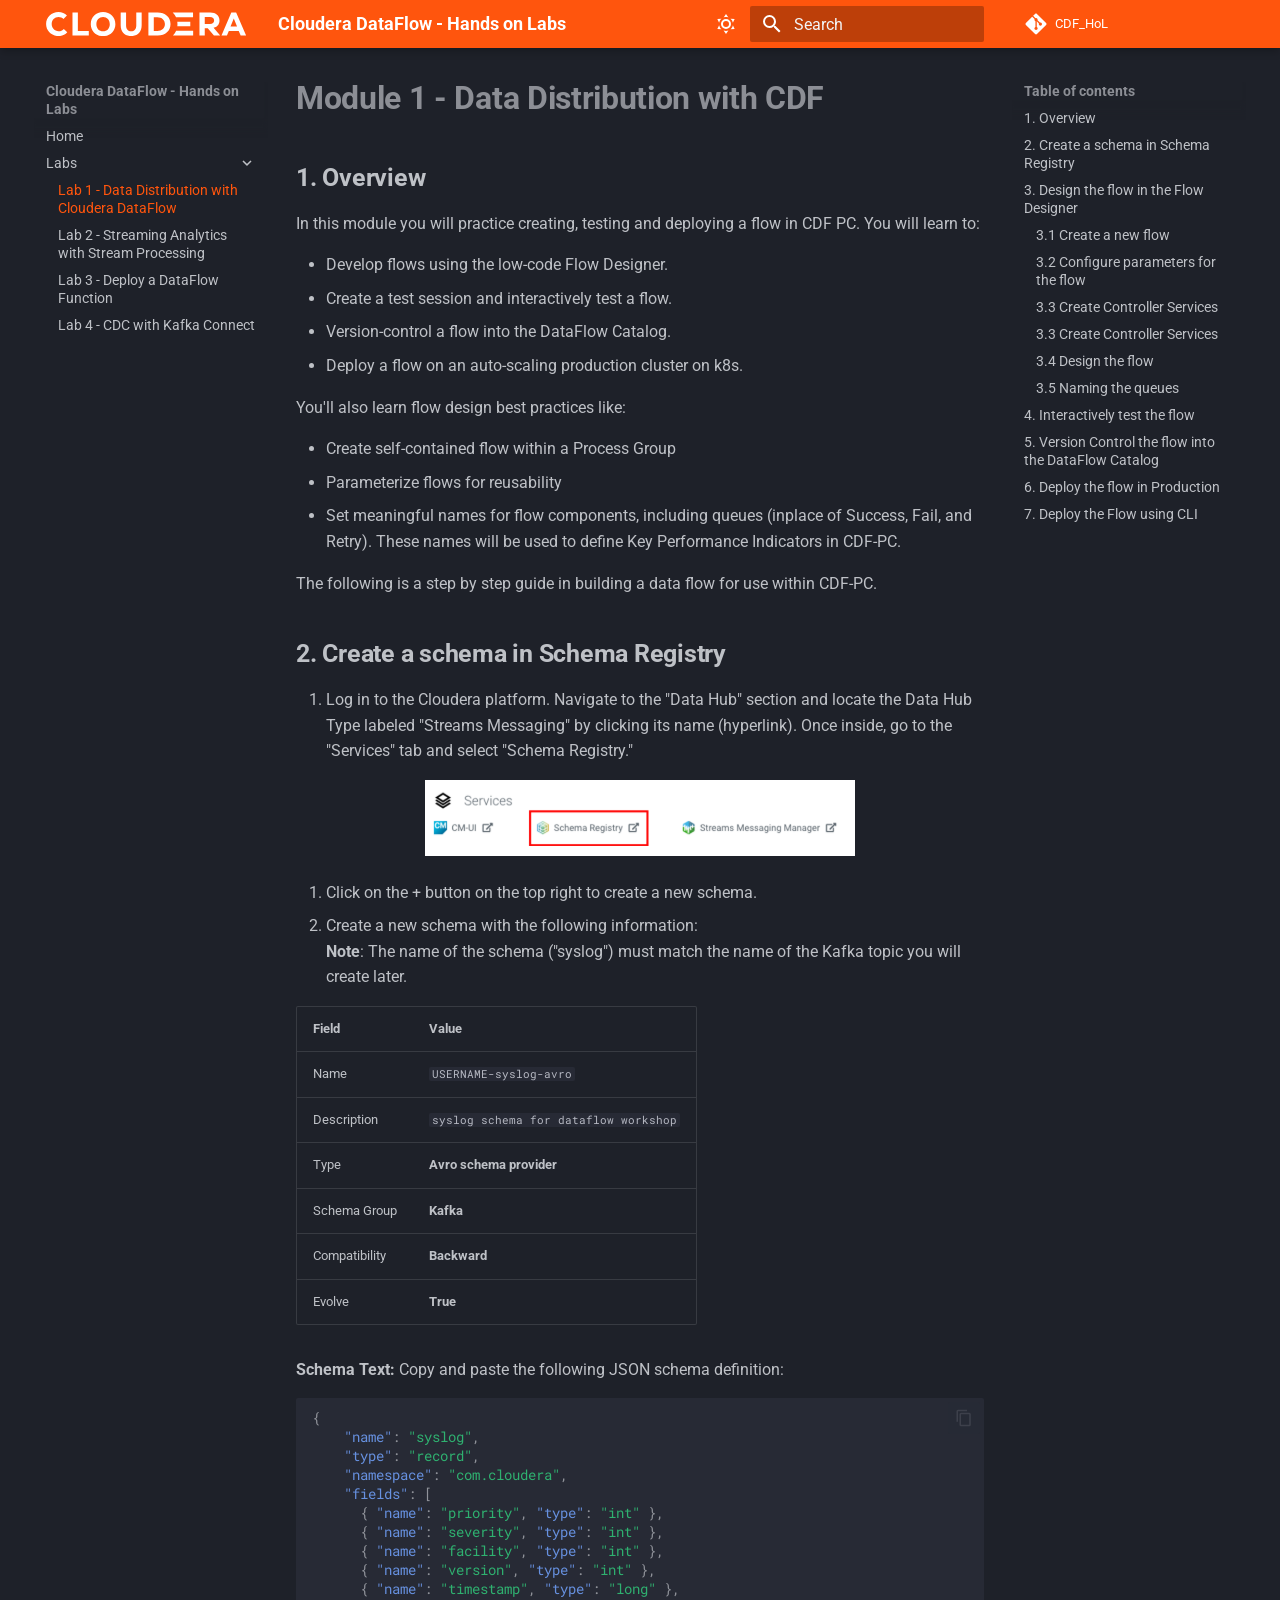
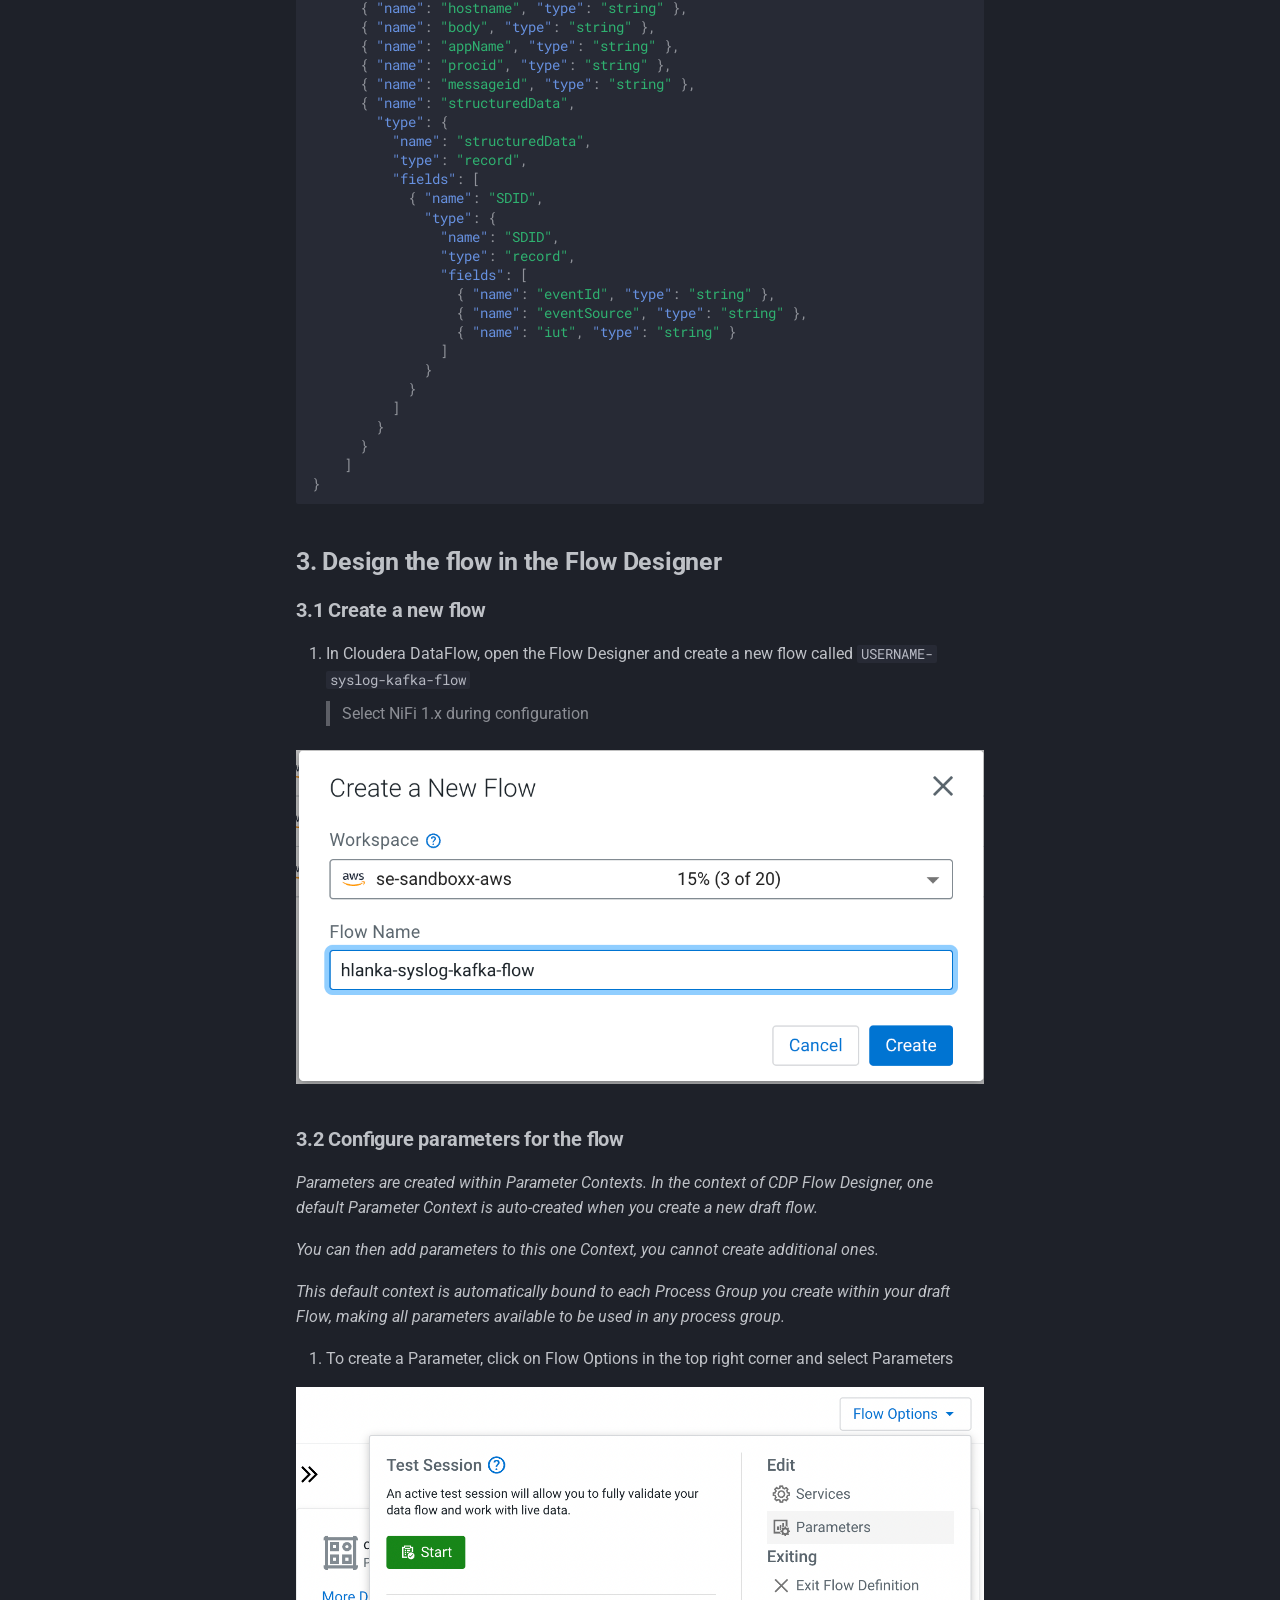
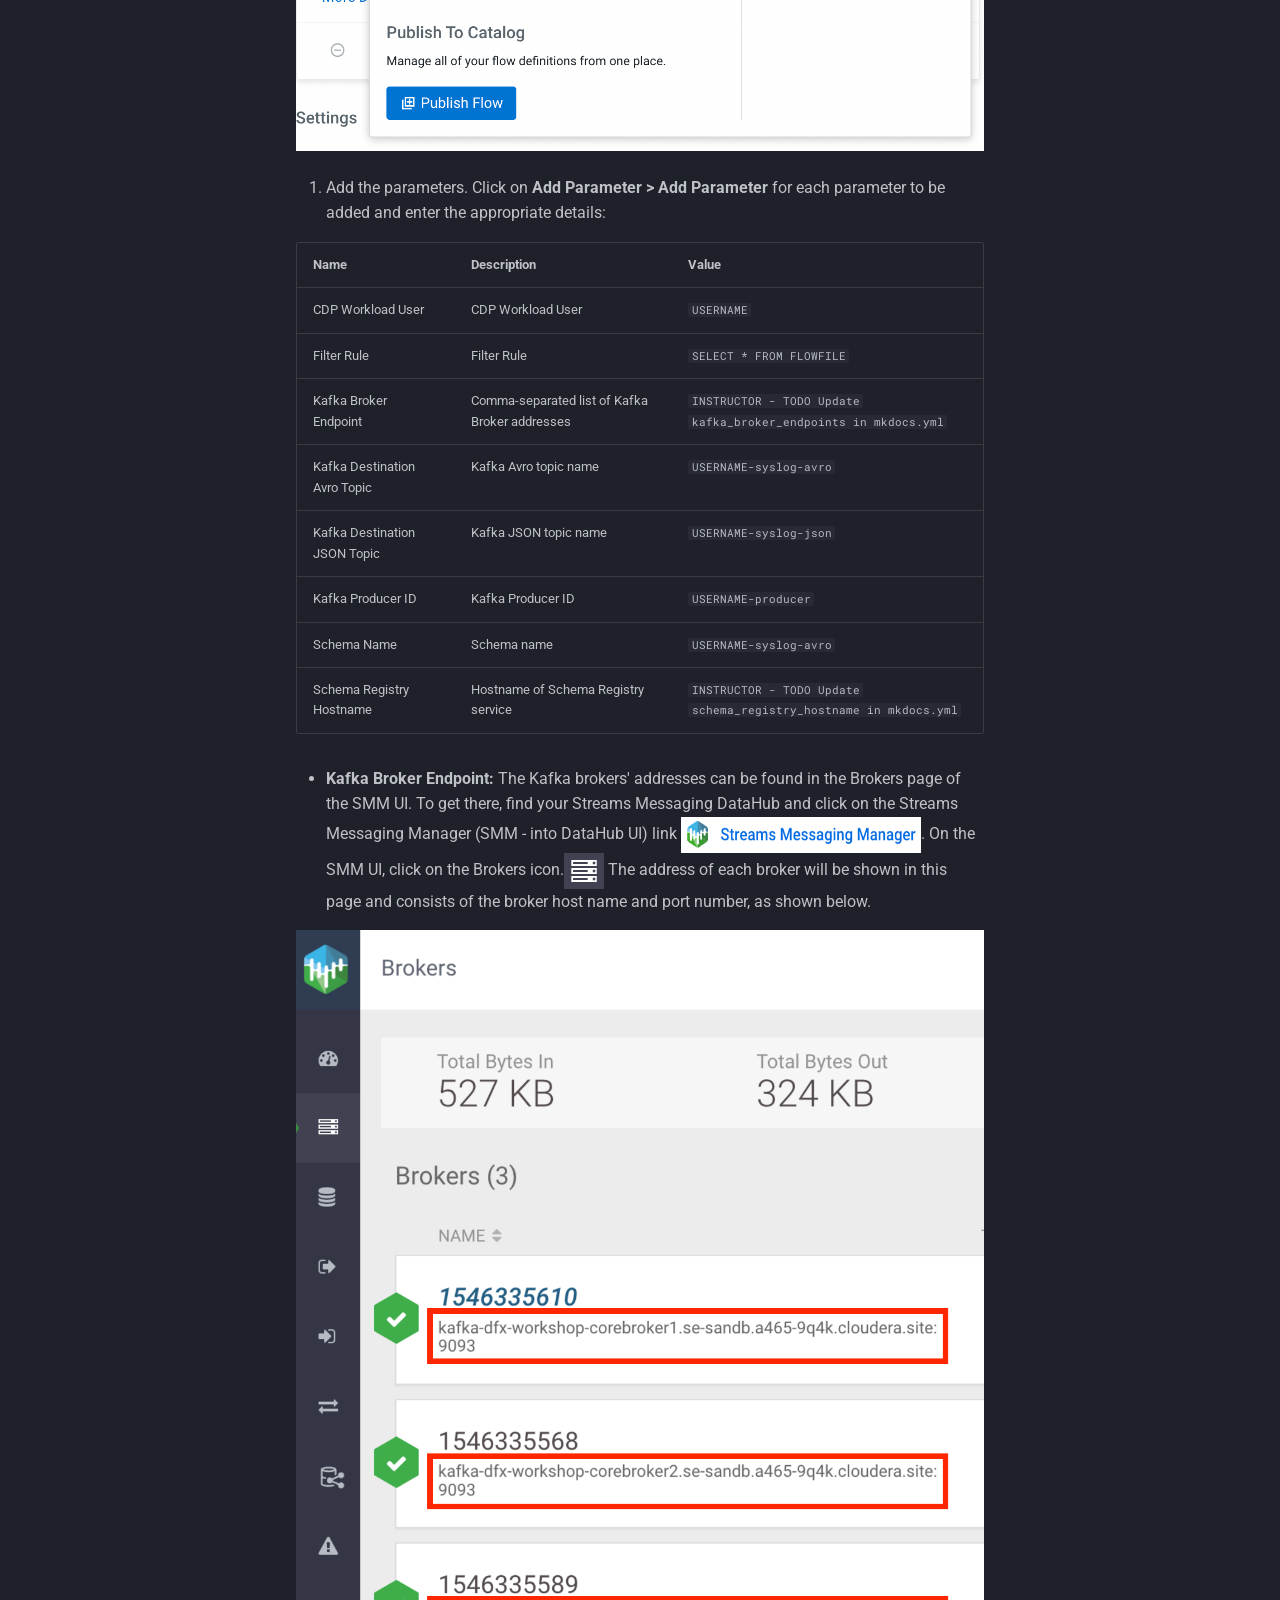
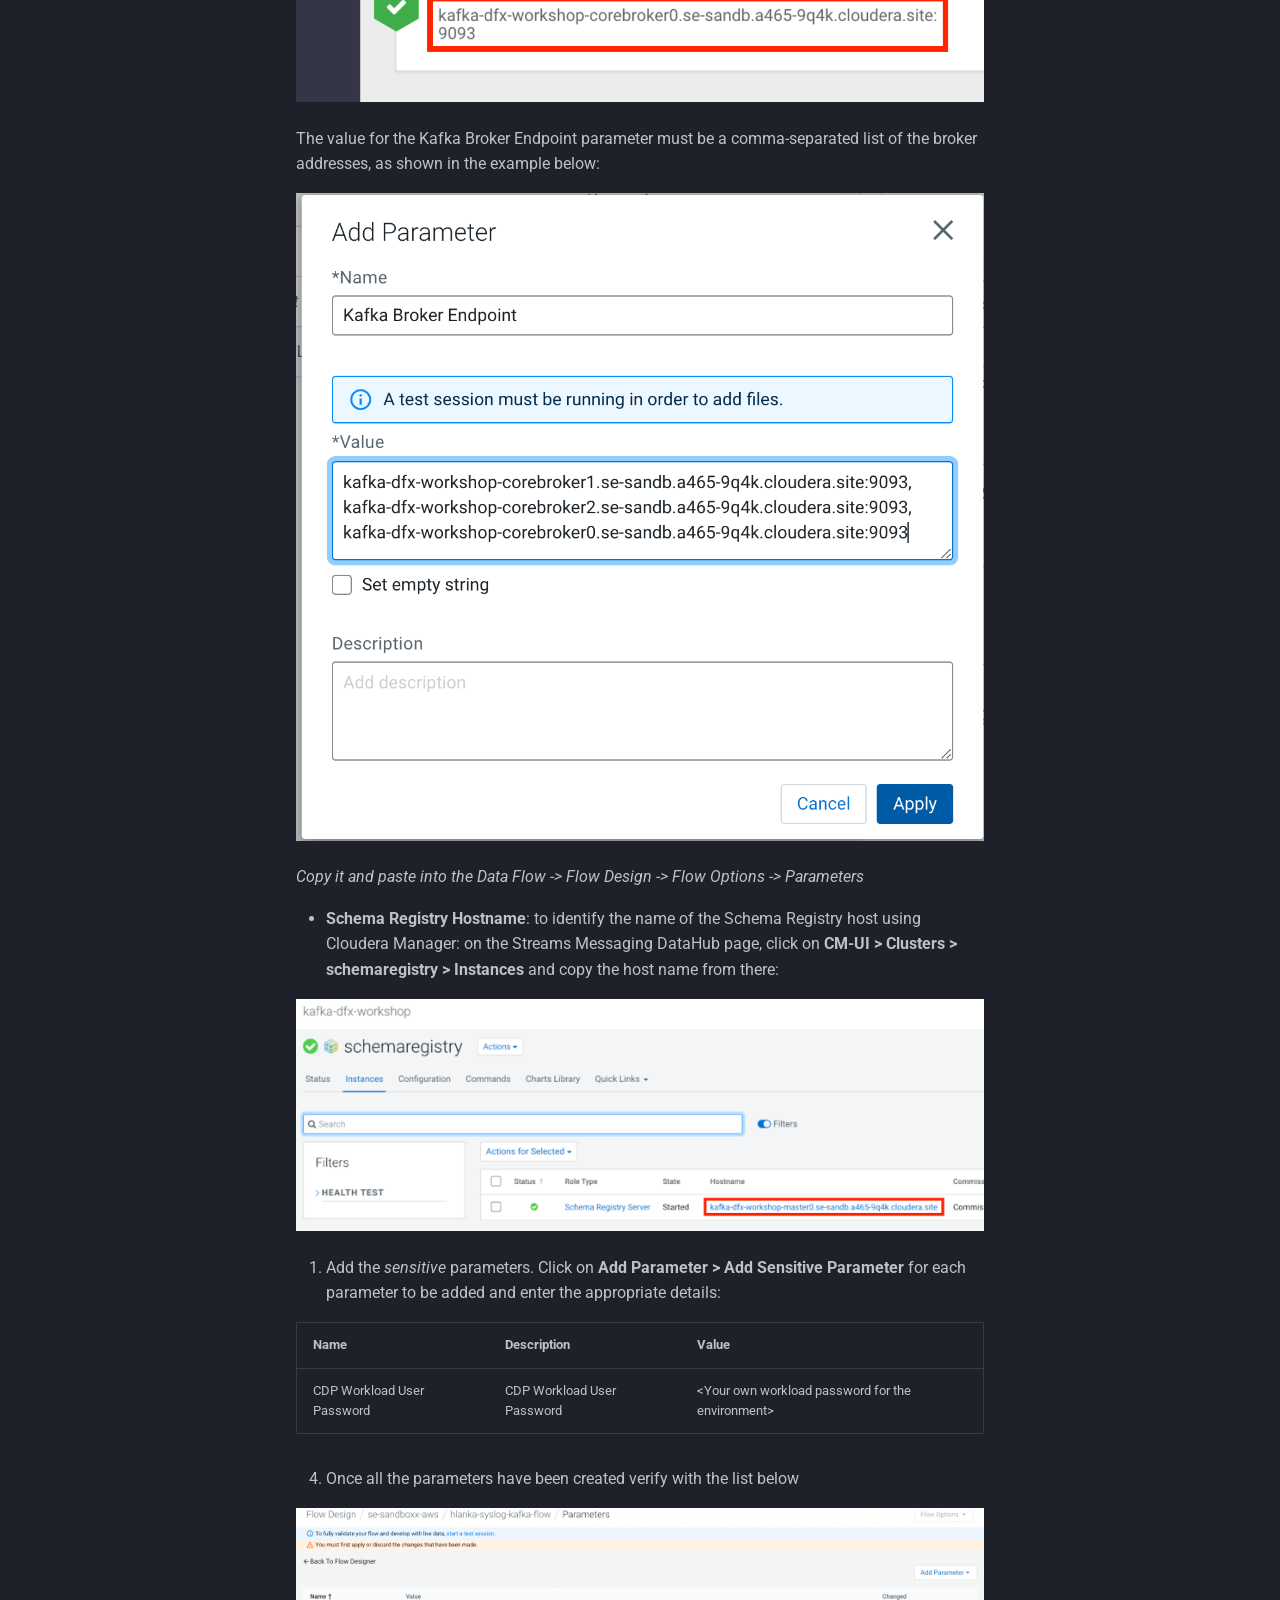
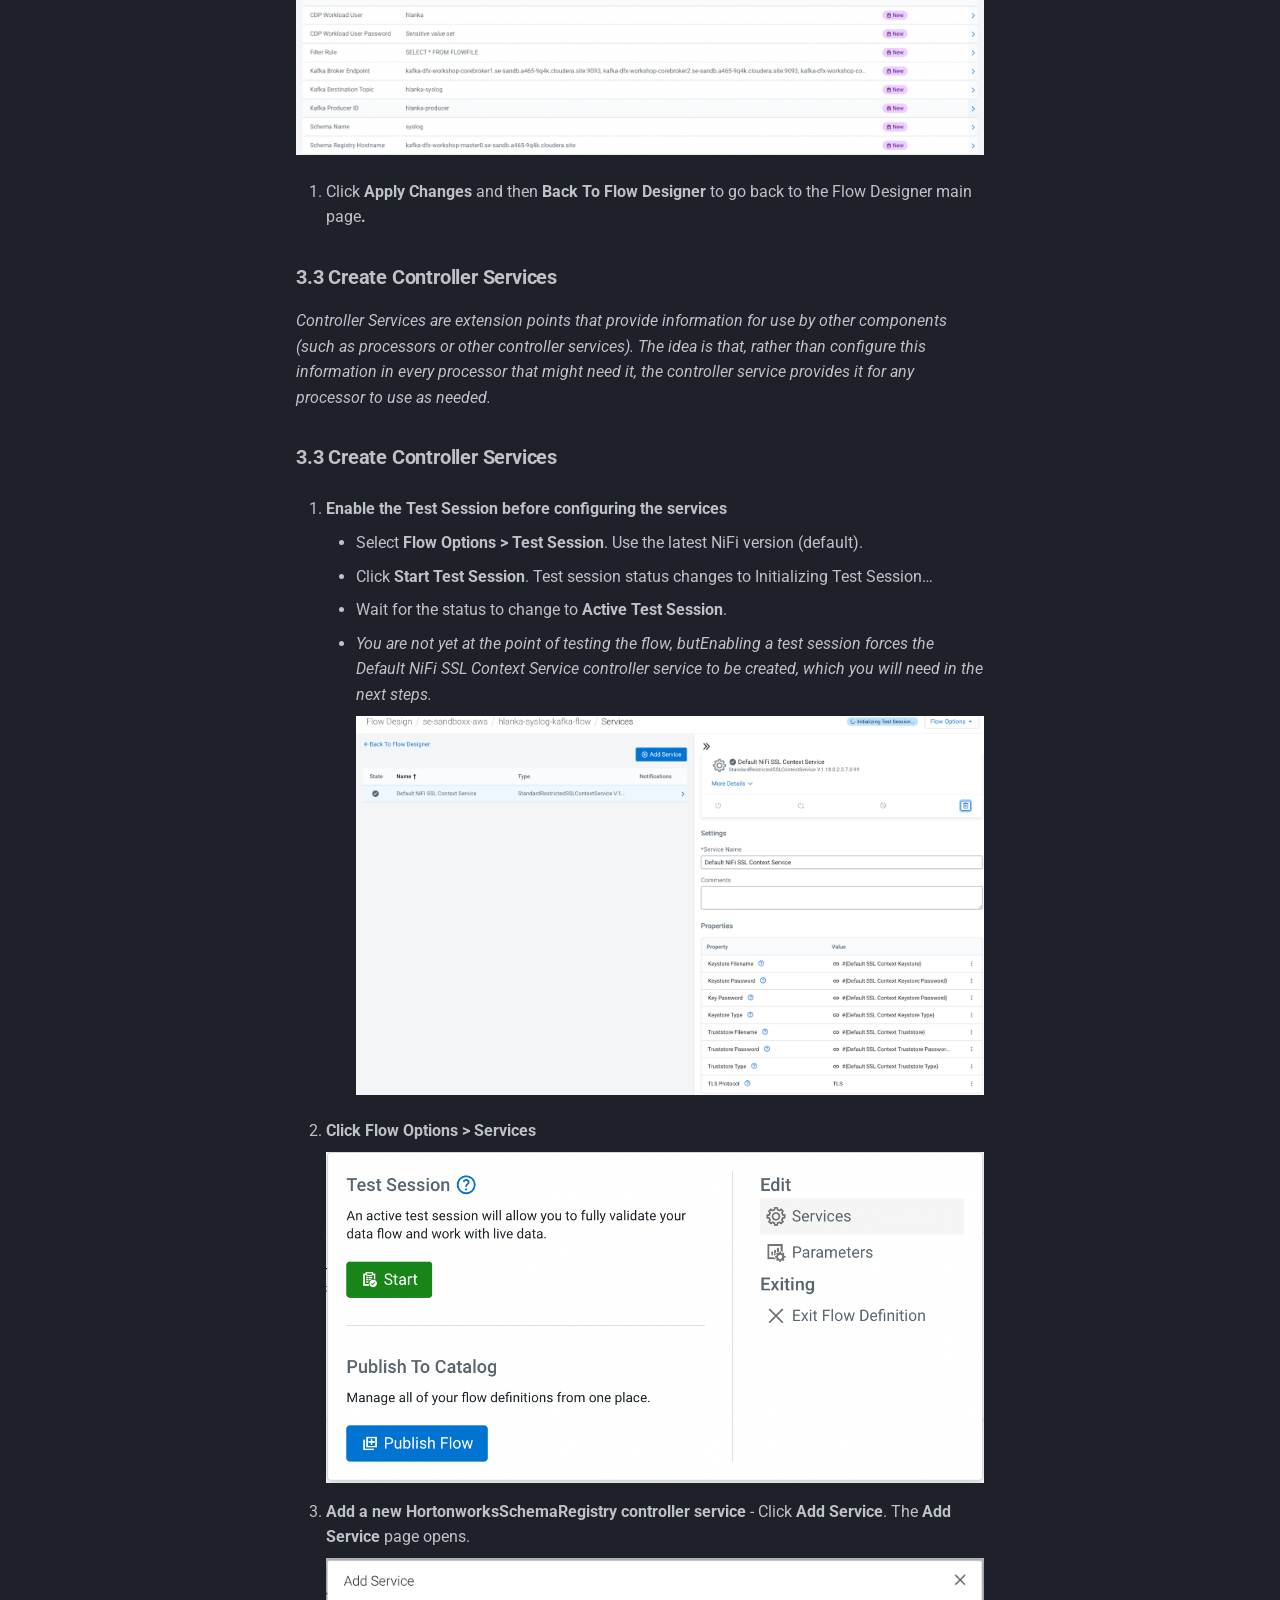
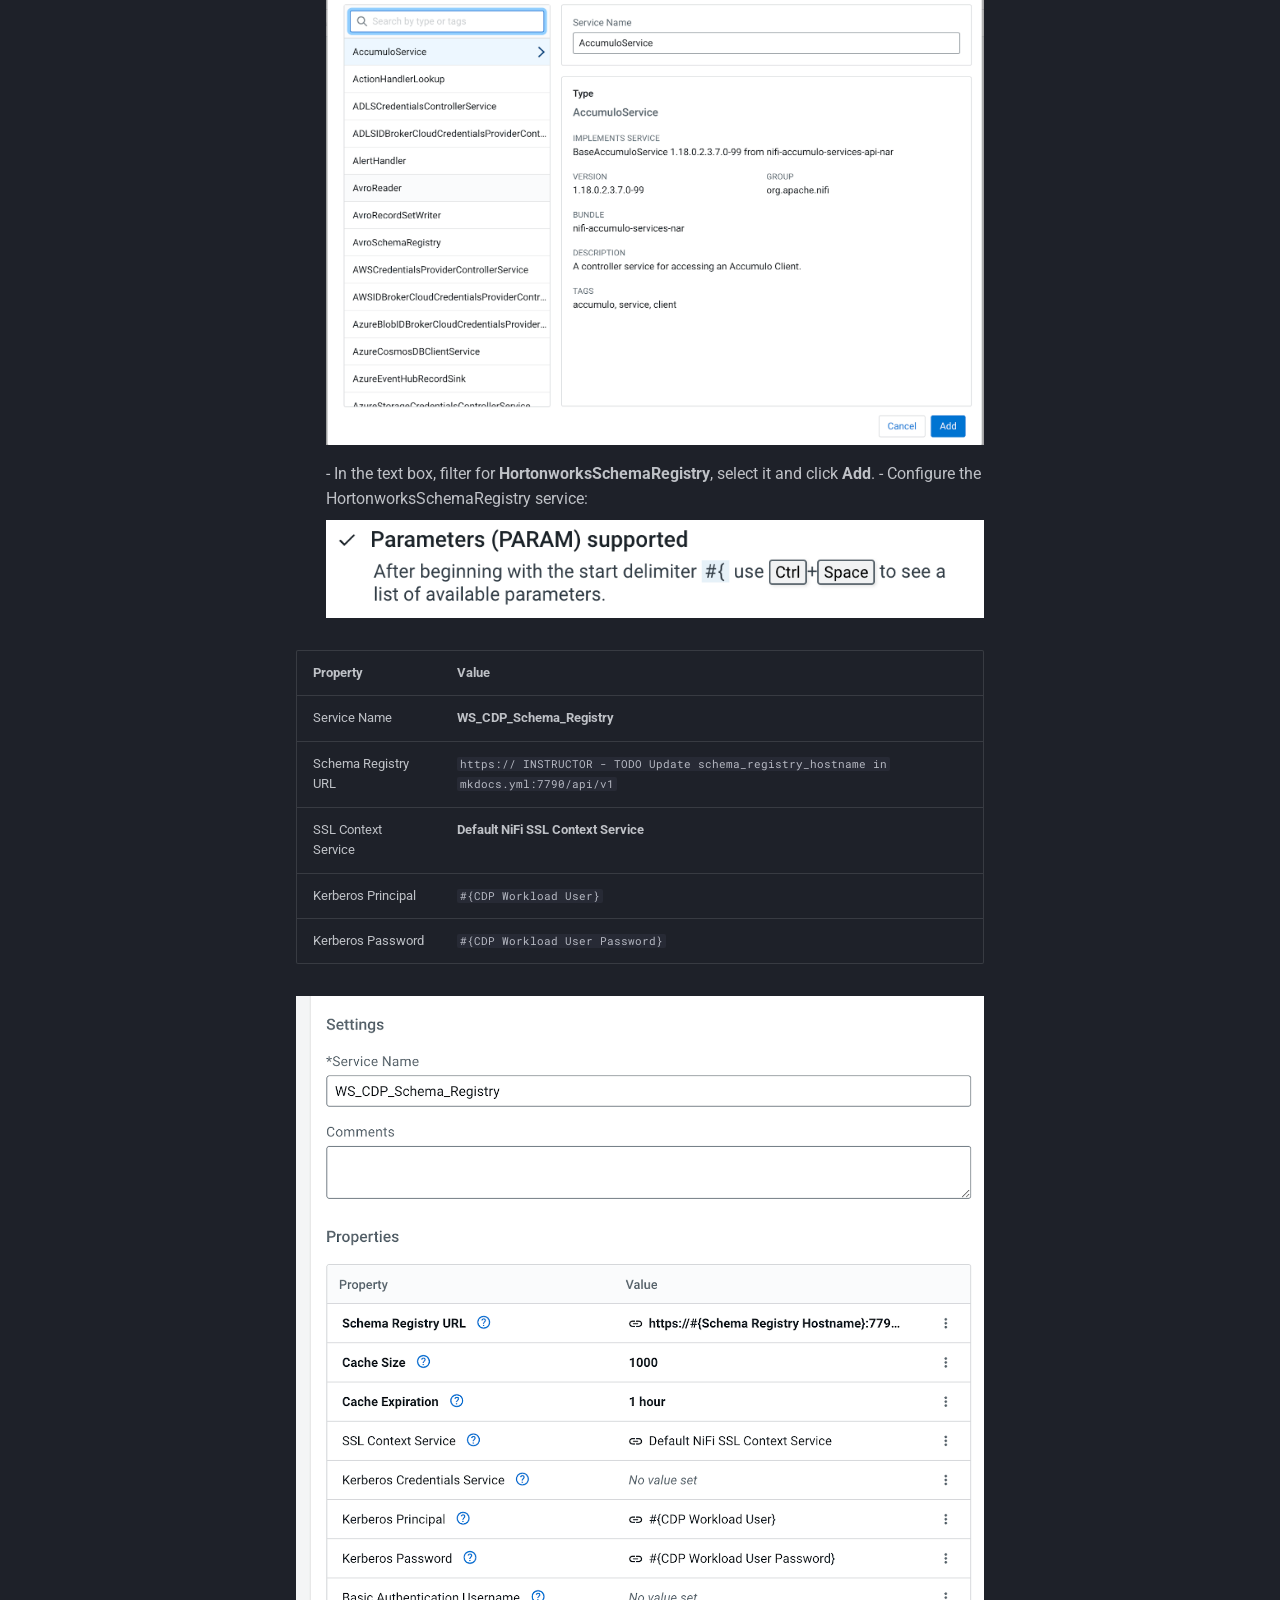
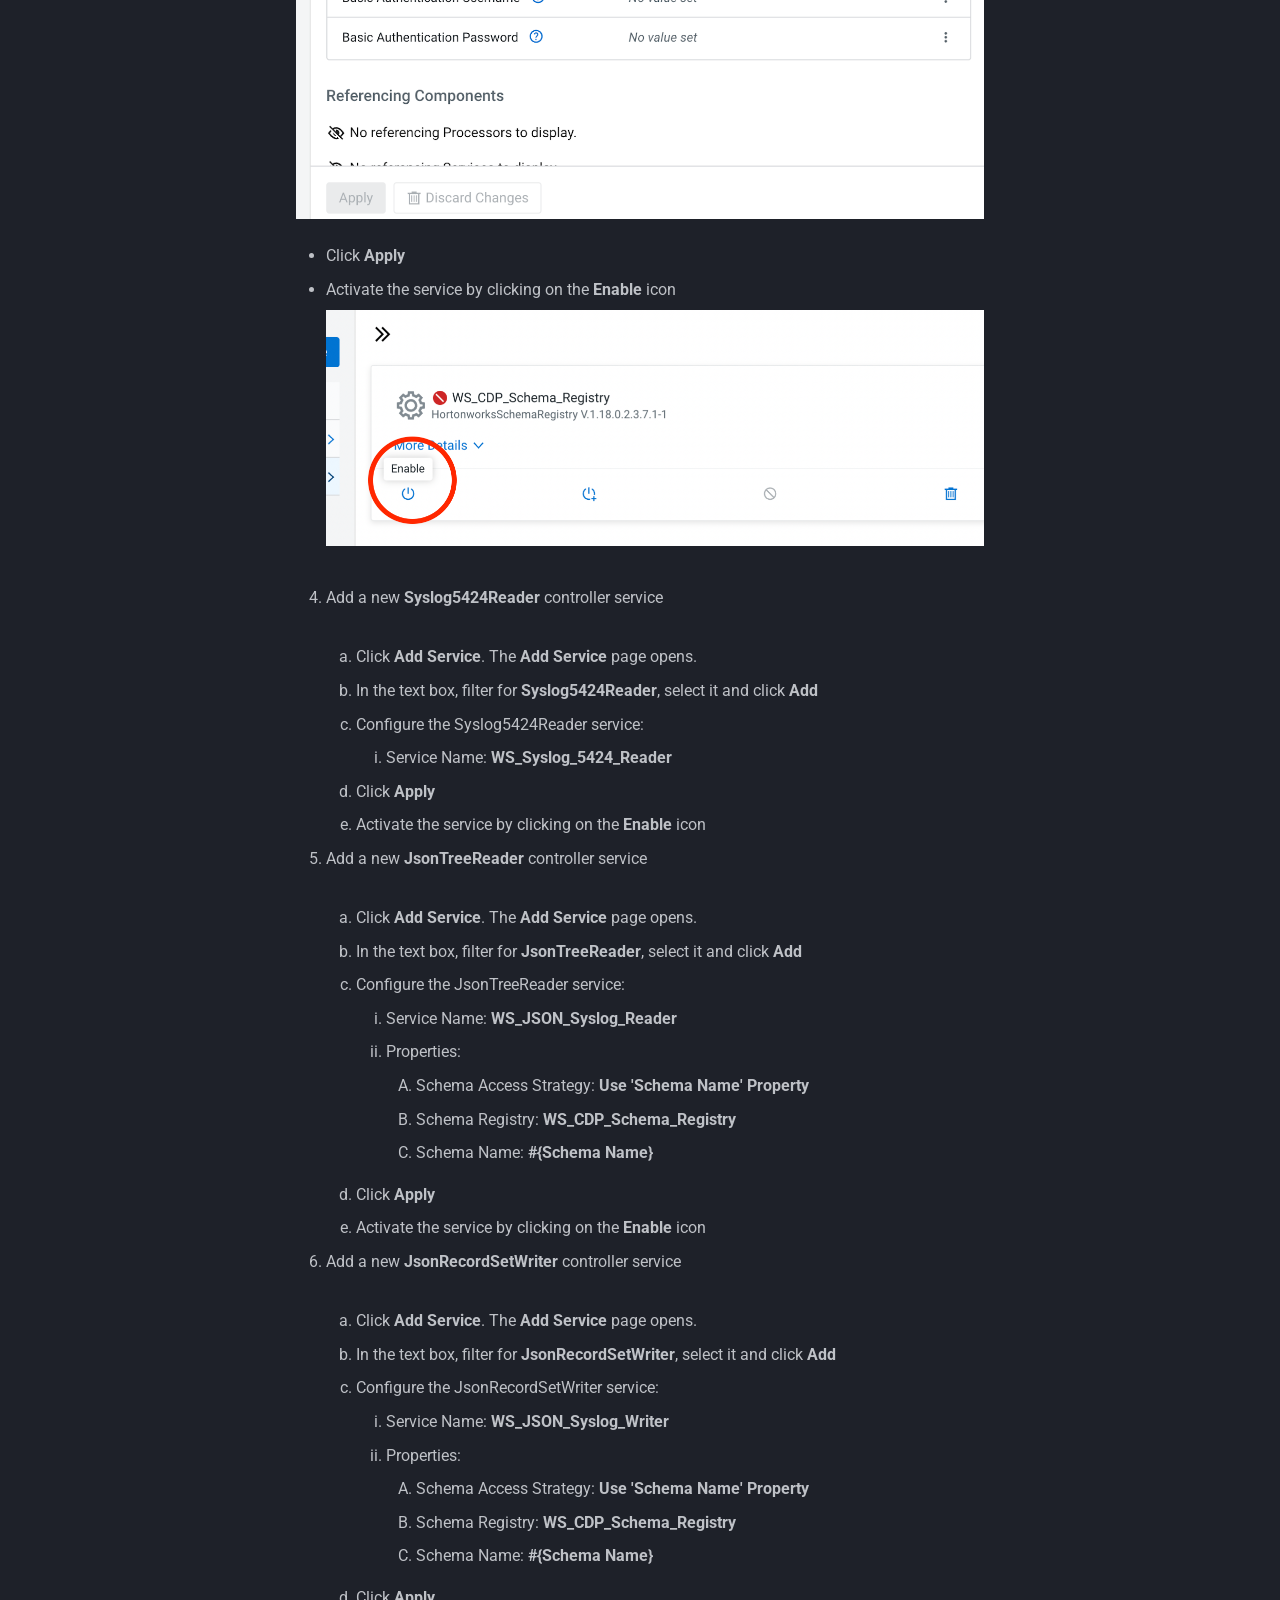
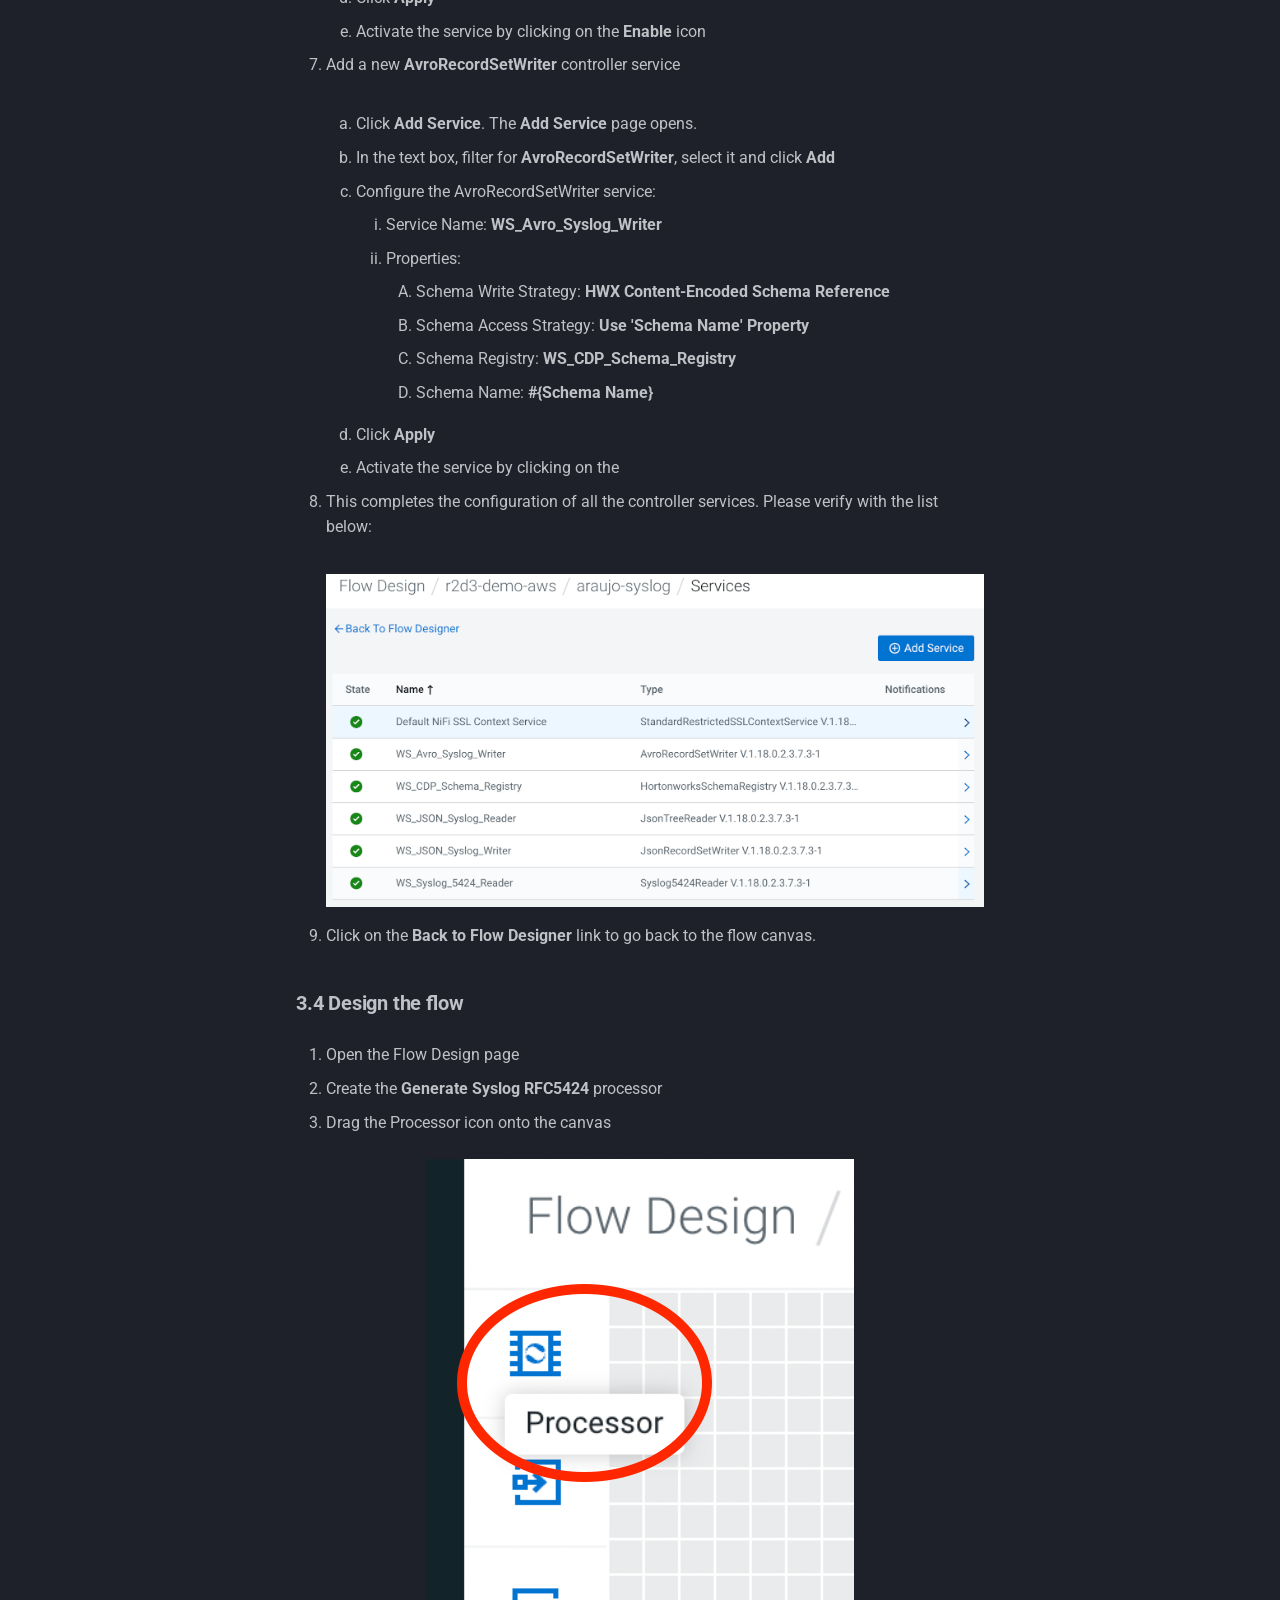
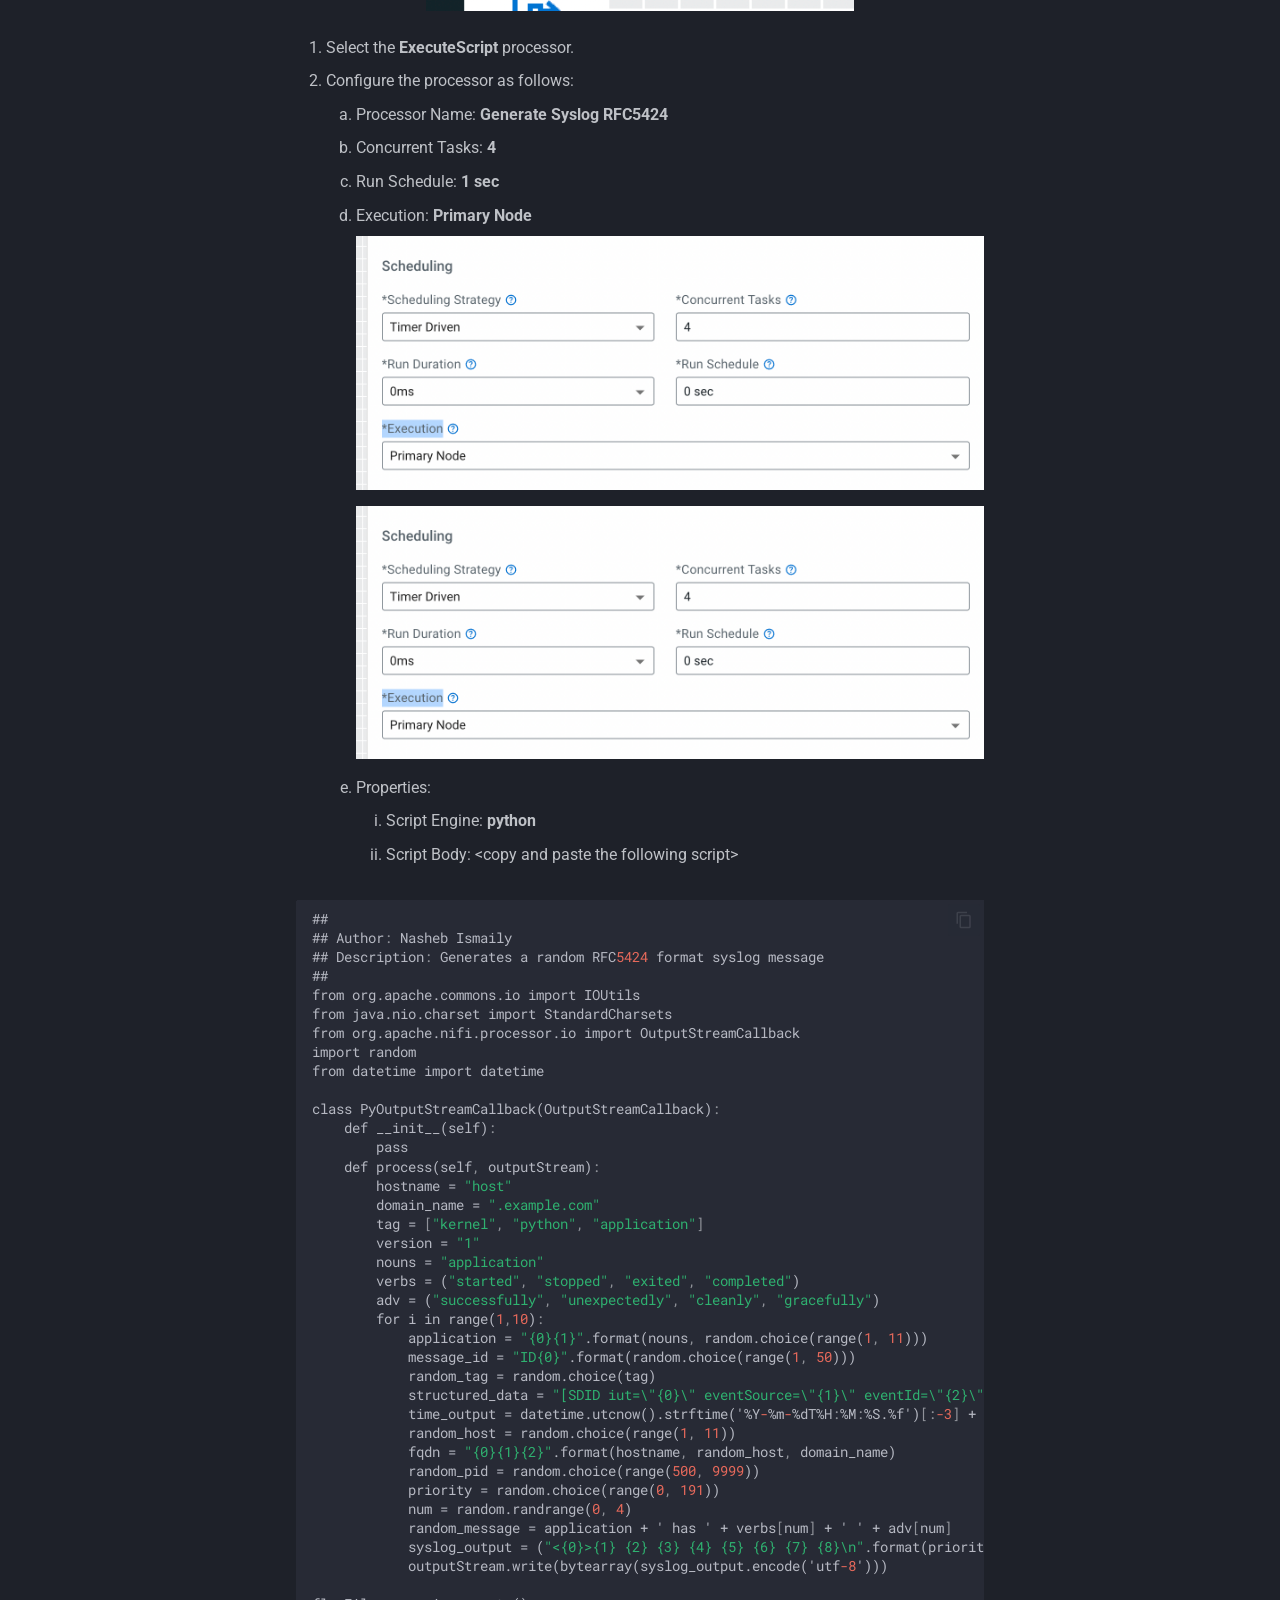
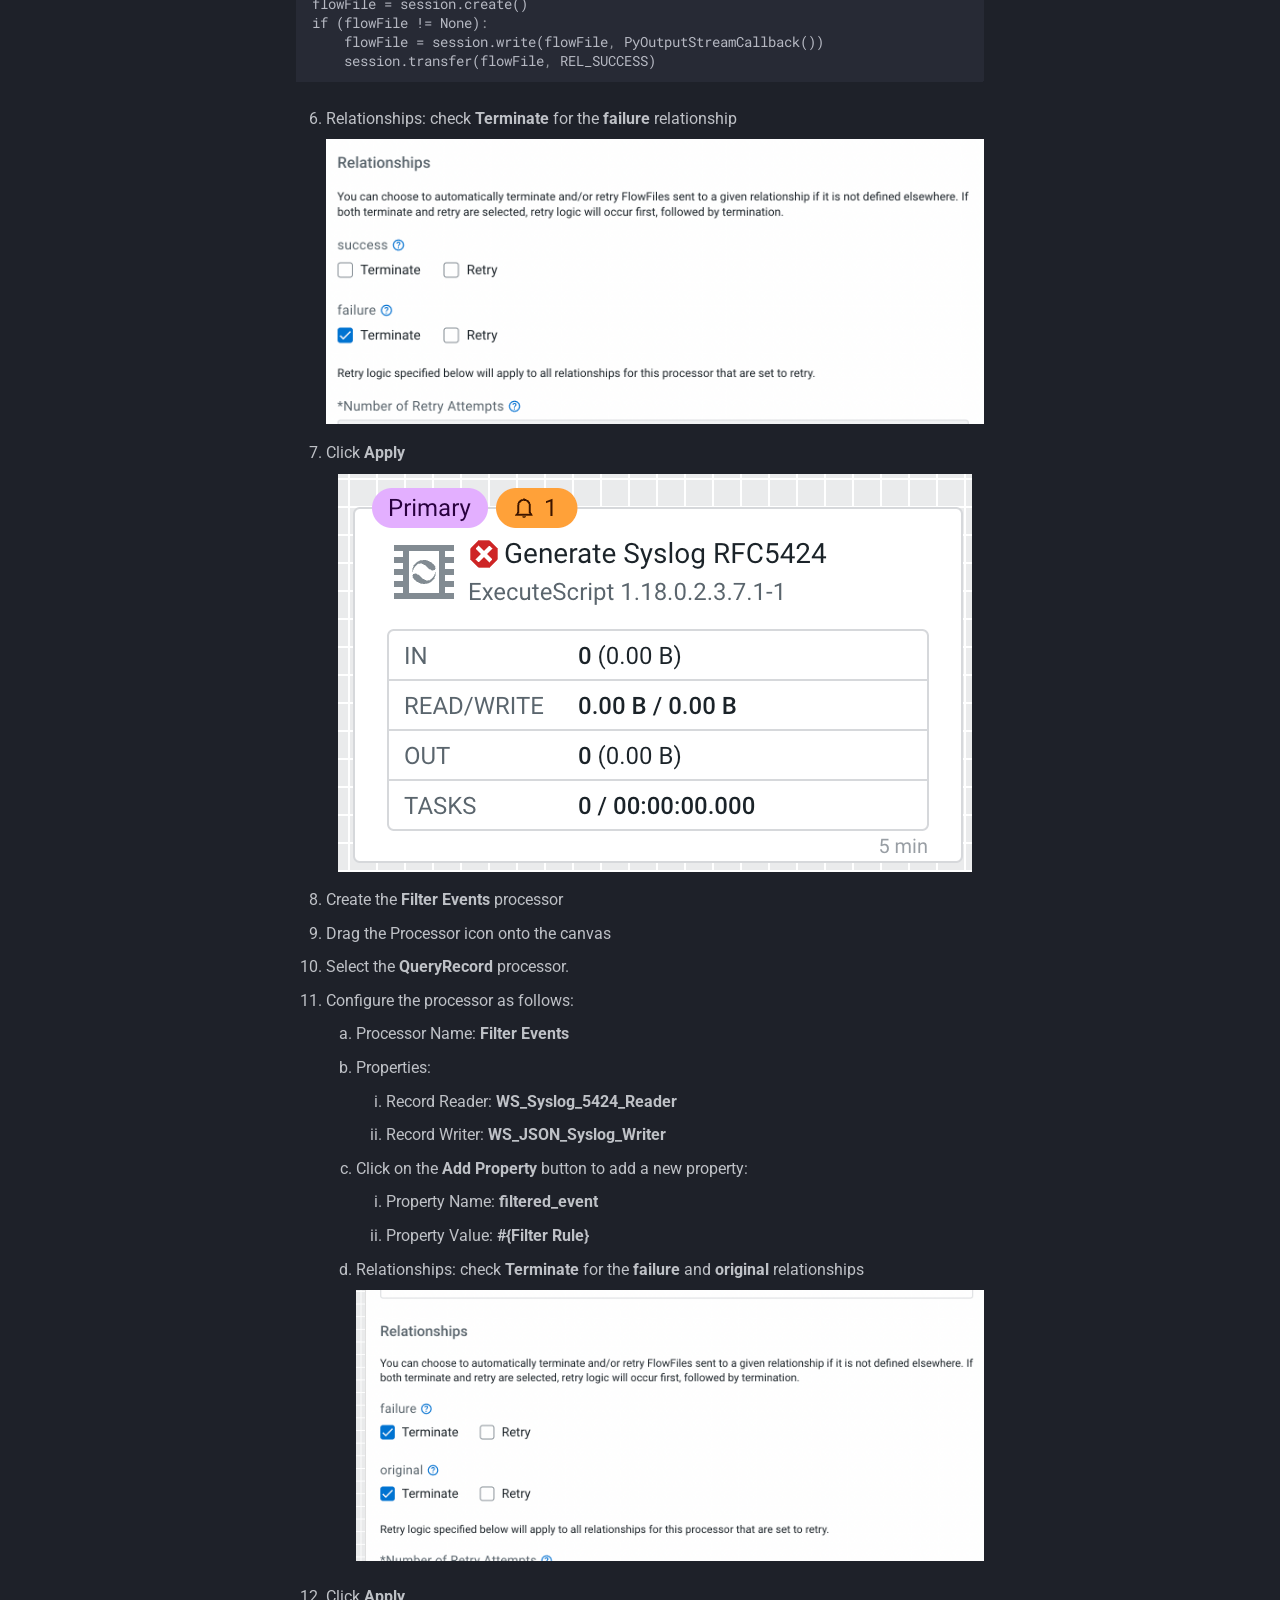
<file: labs/lab1/index.html>
<!DOCTYPE html><html lang="en" class="no-js"><head>
    
      <meta charset="utf-8">
      <meta name="viewport" content="width=device-width,initial-scale=1">
      
      
        <meta name="author" content="GOES">
      
      
      
        <link rel="prev" href="../../index.html">
      
      
        <link rel="next" href="../lab2/index.html">
      
      
        
      
      
      <link rel="icon" href="../../assets/images/favicon.ico">
      <meta name="generator" content="mkdocs-1.6.1, mkdocs-material-9.7.2">
    
    
      
        <title>Lab 1 - Data Distribution with Cloudera DataFlow - Cloudera DataFlow - Hands on Labs</title>
      
    
    
      <link rel="stylesheet" href="../../assets/stylesheets/main.484c7ddc.min.css">
      
        
        <link rel="stylesheet" href="../../assets/stylesheets/palette.ab4e12ef.min.css">
      
      


    
    
      
    
    
      
        
        
        <link rel="preconnect" href="https://fonts.gstatic.com" crossorigin>
        <link rel="stylesheet" href="https://fonts.googleapis.com/css?family=Roboto:300,300i,400,400i,700,700i%7CRoboto+Mono:400,400i,700,700i&amp;display=fallback">
        <style>:root{--md-text-font:"Roboto";--md-code-font:"Roboto Mono"}</style>
      
    
    
      <link rel="stylesheet" href="../../assets/stylesheets/extra.css">
    
    <script>__md_scope=new URL("../..",location),__md_hash=e=>[...e].reduce(((e,_)=>(e<<5)-e+_.charCodeAt(0)),0),__md_get=(e,_=localStorage,t=__md_scope)=>JSON.parse(_.getItem(t.pathname+"."+e)),__md_set=(e,_,t=localStorage,a=__md_scope)=>{try{t.setItem(a.pathname+"."+e,JSON.stringify(_))}catch(e){}}</script>
    
      

    
    
  <link href="../../assets/stylesheets/glightbox.min.css" rel="stylesheet"><script src="../../assets/javascripts/glightbox.min.js"></script><style id="glightbox-style">
            html.glightbox-open { overflow: initial; height: 100%; }
            .gslide-title { margin-top: 0px; user-select: text; }
            .gslide-desc { color: #666; user-select: text; }
            .gslide-image img { background: white; }
            .gscrollbar-fixer { padding-right: 15px; }
            .gdesc-inner { font-size: 0.75rem; }
            body[data-md-color-scheme="slate"] .gdesc-inner { background: var(--md-default-bg-color); }
            body[data-md-color-scheme="slate"] .gslide-title { color: var(--md-default-fg-color); }
            body[data-md-color-scheme="slate"] .gslide-desc { color: var(--md-default-fg-color); }
        </style></head>
  
  
    
    
      
    
    
    
    
    <body dir="ltr" data-md-color-scheme="slate" data-md-color-primary="custom" data-md-color-accent="custom">
  
    
    <input class="md-toggle" data-md-toggle="drawer" type="checkbox" id="__drawer" autocomplete="off">
    <input class="md-toggle" data-md-toggle="search" type="checkbox" id="__search" autocomplete="off">
    <label class="md-overlay" for="__drawer"></label>
    <div data-md-component="skip">
      
        
        <a href="#module-1-data-distribution-with-cdf" class="md-skip">
          Skip to content
        </a>
      
    </div>
    <div data-md-component="announce">
      
    </div>
    
    
      

  

<header class="md-header md-header--shadow" data-md-component="header">
  <nav class="md-header__inner md-grid" aria-label="Header">
    <a href="../../index.html" title="Cloudera DataFlow - Hands on Labs" class="md-header__button md-logo" aria-label="Cloudera DataFlow - Hands on Labs" data-md-component="logo">
      
  <img src="../../assets/images/logo-cloudera-white.svg" alt="logo">

    </a>
    <label class="md-header__button md-icon" for="__drawer">
      
      <svg xmlns="http://www.w3.org/2000/svg" viewBox="0 0 24 24"><path d="M3 6h18v2H3zm0 5h18v2H3zm0 5h18v2H3z"></path></svg>
    </label>
    <div class="md-header__title" data-md-component="header-title">
      <div class="md-header__ellipsis">
        <div class="md-header__topic">
          <span class="md-ellipsis">
            Cloudera DataFlow - Hands on Labs
          </span>
        </div>
        <div class="md-header__topic" data-md-component="header-topic">
          <span class="md-ellipsis">
            
              Lab 1 - Data Distribution with Cloudera DataFlow
            
          </span>
        </div>
      </div>
    </div>
    
      
        <form class="md-header__option" data-md-component="palette">
  
    
    
    
    <input class="md-option" data-md-color-media="" data-md-color-scheme="slate" data-md-color-primary="custom" data-md-color-accent="custom" aria-label="Switch to light mode" type="radio" name="__palette" id="__palette_0">
    
      <label class="md-header__button md-icon" title="Switch to light mode" for="__palette_1" hidden>
        <svg xmlns="http://www.w3.org/2000/svg" viewBox="0 0 24 24"><path d="M12 7a5 5 0 0 1 5 5 5 5 0 0 1-5 5 5 5 0 0 1-5-5 5 5 0 0 1 5-5m0 2a3 3 0 0 0-3 3 3 3 0 0 0 3 3 3 3 0 0 0 3-3 3 3 0 0 0-3-3m0-7 2.39 3.42C13.65 5.15 12.84 5 12 5s-1.65.15-2.39.42zM3.34 7l4.16-.35A7.2 7.2 0 0 0 5.94 8.5c-.44.74-.69 1.5-.83 2.29zm.02 10 1.76-3.77a7.131 7.131 0 0 0 2.38 4.14zM20.65 7l-1.77 3.79a7.02 7.02 0 0 0-2.38-4.15zm-.01 10-4.14.36c.59-.51 1.12-1.14 1.54-1.86.42-.73.69-1.5.83-2.29zM12 22l-2.41-3.44c.74.27 1.55.44 2.41.44.82 0 1.63-.17 2.37-.44z"></path></svg>
      </label>
    
  
    
    
    
    <input class="md-option" data-md-color-media="" data-md-color-scheme="default" data-md-color-primary="custom" data-md-color-accent="custom" aria-label="Switch to dark mode" type="radio" name="__palette" id="__palette_1">
    
      <label class="md-header__button md-icon" title="Switch to dark mode" for="__palette_0" hidden>
        <svg xmlns="http://www.w3.org/2000/svg" viewBox="0 0 24 24"><path d="m17.75 4.09-2.53 1.94.91 3.06-2.63-1.81-2.63 1.81.91-3.06-2.53-1.94L12.44 4l1.06-3 1.06 3zm3.5 6.91-1.64 1.25.59 1.98-1.7-1.17-1.7 1.17.59-1.98L15.75 11l2.06-.05L18.5 9l.69 1.95zm-2.28 4.95c.83-.08 1.72 1.1 1.19 1.85-.32.45-.66.87-1.08 1.27C15.17 23 8.84 23 4.94 19.07c-3.91-3.9-3.91-10.24 0-14.14.4-.4.82-.76 1.27-1.08.75-.53 1.93.36 1.85 1.19-.27 2.86.69 5.83 2.89 8.02a9.96 9.96 0 0 0 8.02 2.89m-1.64 2.02a12.08 12.08 0 0 1-7.8-3.47c-2.17-2.19-3.33-5-3.49-7.82-2.81 3.14-2.7 7.96.31 10.98 3.02 3.01 7.84 3.12 10.98.31"></path></svg>
      </label>
    
  
</form>
      
    
    
      <script>var palette=__md_get("__palette");if(palette&&palette.color){if("(prefers-color-scheme)"===palette.color.media){var media=matchMedia("(prefers-color-scheme: light)"),input=document.querySelector(media.matches?"[data-md-color-media='(prefers-color-scheme: light)']":"[data-md-color-media='(prefers-color-scheme: dark)']");palette.color.media=input.getAttribute("data-md-color-media"),palette.color.scheme=input.getAttribute("data-md-color-scheme"),palette.color.primary=input.getAttribute("data-md-color-primary"),palette.color.accent=input.getAttribute("data-md-color-accent")}for(var[key,value]of Object.entries(palette.color))document.body.setAttribute("data-md-color-"+key,value)}</script>
    
    
    
      
      
        <label class="md-header__button md-icon" for="__search">
          
          <svg xmlns="http://www.w3.org/2000/svg" viewBox="0 0 24 24"><path d="M9.5 3A6.5 6.5 0 0 1 16 9.5c0 1.61-.59 3.09-1.56 4.23l.27.27h.79l5 5-1.5 1.5-5-5v-.79l-.27-.27A6.52 6.52 0 0 1 9.5 16 6.5 6.5 0 0 1 3 9.5 6.5 6.5 0 0 1 9.5 3m0 2C7 5 5 7 5 9.5S7 14 9.5 14 14 12 14 9.5 12 5 9.5 5"></path></svg>
        </label>
        <div class="md-search" data-md-component="search" role="dialog">
  <label class="md-search__overlay" for="__search"></label>
  <div class="md-search__inner" role="search">
    <form class="md-search__form" name="search">
      <input type="text" class="md-search__input" name="query" aria-label="Search" placeholder="Search" autocapitalize="off" autocorrect="off" autocomplete="off" spellcheck="false" data-md-component="search-query" required>
      <label class="md-search__icon md-icon" for="__search">
        
        <svg xmlns="http://www.w3.org/2000/svg" viewBox="0 0 24 24"><path d="M9.5 3A6.5 6.5 0 0 1 16 9.5c0 1.61-.59 3.09-1.56 4.23l.27.27h.79l5 5-1.5 1.5-5-5v-.79l-.27-.27A6.52 6.52 0 0 1 9.5 16 6.5 6.5 0 0 1 3 9.5 6.5 6.5 0 0 1 9.5 3m0 2C7 5 5 7 5 9.5S7 14 9.5 14 14 12 14 9.5 12 5 9.5 5"></path></svg>
        
        <svg xmlns="http://www.w3.org/2000/svg" viewBox="0 0 24 24"><path d="M20 11v2H8l5.5 5.5-1.42 1.42L4.16 12l7.92-7.92L13.5 5.5 8 11z"></path></svg>
      </label>
      <nav class="md-search__options" aria-label="Search">
        
        <button type="reset" class="md-search__icon md-icon" title="Clear" aria-label="Clear" tabindex="-1">
          
          <svg xmlns="http://www.w3.org/2000/svg" viewBox="0 0 24 24"><path d="M19 6.41 17.59 5 12 10.59 6.41 5 5 6.41 10.59 12 5 17.59 6.41 19 12 13.41 17.59 19 19 17.59 13.41 12z"></path></svg>
        </button>
      </nav>
      
    </form>
    <div class="md-search__output">
      <div class="md-search__scrollwrap" tabindex="0" data-md-scrollfix>
        <div class="md-search-result" data-md-component="search-result">
          <div class="md-search-result__meta">
            Initializing search
          </div>
          <ol class="md-search-result__list" role="presentation"></ol>
        </div>
      </div>
    </div>
  </div>
</div>
      
    
    
      <div class="md-header__source">
        <a href="https://github.com/vitorconde/conde-hols/" title="Go to repository" class="md-source" data-md-component="source">
  <div class="md-source__icon md-icon">
    
    <svg xmlns="http://www.w3.org/2000/svg" viewBox="0 0 448 512"><!--! Font Awesome Free 7.1.0 by @fontawesome - https://fontawesome.com License - https://fontawesome.com/license/free (Icons: CC BY 4.0, Fonts: SIL OFL 1.1, Code: MIT License) Copyright 2025 Fonticons, Inc.--><path d="M439.6 236.1 244 40.5c-5.4-5.5-12.8-8.5-20.4-8.5s-15 3-20.4 8.4L162.5 81l51.5 51.5c27.1-9.1 52.7 16.8 43.4 43.7l49.7 49.7c34.2-11.8 61.2 31 35.5 56.7-26.5 26.5-70.2-2.9-56-37.3L240.3 199v121.9c25.3 12.5 22.3 41.8 9.1 55-6.4 6.4-15.2 10.1-24.3 10.1s-17.8-3.6-24.3-10.1c-17.6-17.6-11.1-46.9 11.2-56v-123c-20.8-8.5-24.6-30.7-18.6-45L142.6 101 8.5 235.1C3 240.6 0 247.9 0 255.5s3 15 8.5 20.4l195.6 195.7c5.4 5.4 12.7 8.4 20.4 8.4s15-3 20.4-8.4l194.7-194.7c5.4-5.4 8.4-12.8 8.4-20.4s-3-15-8.4-20.4"></path></svg>
  </div>
  <div class="md-source__repository">
    CDF_HoL
  </div>
</a>
      </div>
    
  </nav>
  
</header>
    
    <div class="md-container" data-md-component="container">
      
      
        
          
        
      
      <main class="md-main" data-md-component="main">
        <div class="md-main__inner md-grid">
          
            
              
              <div class="md-sidebar md-sidebar--primary" data-md-component="sidebar" data-md-type="navigation">
                <div class="md-sidebar__scrollwrap">
                  <div class="md-sidebar__inner">
                    



<nav class="md-nav md-nav--primary" aria-label="Navigation" data-md-level="0">
  <label class="md-nav__title" for="__drawer">
    <a href="../../index.html" title="Cloudera DataFlow - Hands on Labs" class="md-nav__button md-logo" aria-label="Cloudera DataFlow - Hands on Labs" data-md-component="logo">
      
  <img src="../../assets/images/logo-cloudera-white.svg" alt="logo">

    </a>
    Cloudera DataFlow - Hands on Labs
  </label>
  
    <div class="md-nav__source">
      <a href="https://github.com/vitorconde/conde-hols/" title="Go to repository" class="md-source" data-md-component="source">
  <div class="md-source__icon md-icon">
    
    <svg xmlns="http://www.w3.org/2000/svg" viewBox="0 0 448 512"><!--! Font Awesome Free 7.1.0 by @fontawesome - https://fontawesome.com License - https://fontawesome.com/license/free (Icons: CC BY 4.0, Fonts: SIL OFL 1.1, Code: MIT License) Copyright 2025 Fonticons, Inc.--><path d="M439.6 236.1 244 40.5c-5.4-5.5-12.8-8.5-20.4-8.5s-15 3-20.4 8.4L162.5 81l51.5 51.5c27.1-9.1 52.7 16.8 43.4 43.7l49.7 49.7c34.2-11.8 61.2 31 35.5 56.7-26.5 26.5-70.2-2.9-56-37.3L240.3 199v121.9c25.3 12.5 22.3 41.8 9.1 55-6.4 6.4-15.2 10.1-24.3 10.1s-17.8-3.6-24.3-10.1c-17.6-17.6-11.1-46.9 11.2-56v-123c-20.8-8.5-24.6-30.7-18.6-45L142.6 101 8.5 235.1C3 240.6 0 247.9 0 255.5s3 15 8.5 20.4l195.6 195.7c5.4 5.4 12.7 8.4 20.4 8.4s15-3 20.4-8.4l194.7-194.7c5.4-5.4 8.4-12.8 8.4-20.4s-3-15-8.4-20.4"></path></svg>
  </div>
  <div class="md-source__repository">
    CDF_HoL
  </div>
</a>
    </div>
  
  <ul class="md-nav__list" data-md-scrollfix>
    
      
      
  
  
  
  
    <li class="md-nav__item">
      <a href="../../index.html" class="md-nav__link">
        
  
  
  <span class="md-ellipsis">
    
  
    Home
  

    
  </span>
  
  

      </a>
    </li>
  

    
      
      
  
  
    
  
  
  
    
    
    
    
    
    <li class="md-nav__item md-nav__item--active md-nav__item--nested">
      
        
        
        <input class="md-nav__toggle md-toggle " type="checkbox" id="__nav_2" checked>
        
          
          <label class="md-nav__link" for="__nav_2" id="__nav_2_label" tabindex="0">
            
  
  
  <span class="md-ellipsis">
    
  
    Labs
  

    
  </span>
  
  

            <span class="md-nav__icon md-icon"></span>
          </label>
        
        <nav class="md-nav" data-md-level="1" aria-labelledby="__nav_2_label" aria-expanded="true">
          <label class="md-nav__title" for="__nav_2">
            <span class="md-nav__icon md-icon"></span>
            
  
    Labs
  

          </label>
          <ul class="md-nav__list" data-md-scrollfix>
            
              
                
  
  
    
  
  
  
    <li class="md-nav__item md-nav__item--active">
      
      <input class="md-nav__toggle md-toggle" type="checkbox" id="__toc">
      
      
        
      
      
        <label class="md-nav__link md-nav__link--active" for="__toc">
          
  
  
  <span class="md-ellipsis">
    
  
    Lab 1 - Data Distribution with Cloudera DataFlow
  

    
  </span>
  
  

          <span class="md-nav__icon md-icon"></span>
        </label>
      
      <a href="index.html" class="md-nav__link md-nav__link--active">
        
  
  
  <span class="md-ellipsis">
    
  
    Lab 1 - Data Distribution with Cloudera DataFlow
  

    
  </span>
  
  

      </a>
      
        

<nav class="md-nav md-nav--secondary" aria-label="Table of contents">
  
  
  
    
  
  
    <label class="md-nav__title" for="__toc">
      <span class="md-nav__icon md-icon"></span>
      Table of contents
    </label>
    <ul class="md-nav__list" data-md-component="toc" data-md-scrollfix>
      
        <li class="md-nav__item">
  <a href="#1-overview" class="md-nav__link">
    <span class="md-ellipsis">
      
        1. Overview
      
    </span>
  </a>
  
</li>
      
        <li class="md-nav__item">
  <a href="#2-create-a-schema-in-schema-registry" class="md-nav__link">
    <span class="md-ellipsis">
      
        2. Create a schema in Schema Registry
      
    </span>
  </a>
  
</li>
      
        <li class="md-nav__item">
  <a href="#3-design-the-flow-in-the-flow-designer" class="md-nav__link">
    <span class="md-ellipsis">
      
        3. Design the flow in the Flow Designer
      
    </span>
  </a>
  
    <nav class="md-nav" aria-label="3. Design the flow in the Flow Designer">
      <ul class="md-nav__list">
        
          <li class="md-nav__item">
  <a href="#31-create-a-new-flow" class="md-nav__link">
    <span class="md-ellipsis">
      
        3.1 Create a new flow
      
    </span>
  </a>
  
</li>
        
          <li class="md-nav__item">
  <a href="#32-configure-parameters-for-the-flow" class="md-nav__link">
    <span class="md-ellipsis">
      
        3.2 Configure parameters for the flow
      
    </span>
  </a>
  
</li>
        
          <li class="md-nav__item">
  <a href="#33-create-controller-services" class="md-nav__link">
    <span class="md-ellipsis">
      
        3.3 Create Controller Services
      
    </span>
  </a>
  
</li>
        
          <li class="md-nav__item">
  <a href="#33-create-controller-services_1" class="md-nav__link">
    <span class="md-ellipsis">
      
        3.3 Create Controller Services
      
    </span>
  </a>
  
</li>
        
          <li class="md-nav__item">
  <a href="#34-design-the-flow" class="md-nav__link">
    <span class="md-ellipsis">
      
        3.4 Design the flow
      
    </span>
  </a>
  
</li>
        
          <li class="md-nav__item">
  <a href="#35-naming-the-queues" class="md-nav__link">
    <span class="md-ellipsis">
      
        3.5 Naming the queues
      
    </span>
  </a>
  
</li>
        
      </ul>
    </nav>
  
</li>
      
        <li class="md-nav__item">
  <a href="#4-interactively-test-the-flow" class="md-nav__link">
    <span class="md-ellipsis">
      
        4. Interactively test the flow
      
    </span>
  </a>
  
</li>
      
        <li class="md-nav__item">
  <a href="#5-version-control-the-flow-into-the-dataflow-catalog" class="md-nav__link">
    <span class="md-ellipsis">
      
        5. Version Control the flow into the DataFlow Catalog
      
    </span>
  </a>
  
</li>
      
        <li class="md-nav__item">
  <a href="#6-deploy-the-flow-in-production" class="md-nav__link">
    <span class="md-ellipsis">
      
        6. Deploy the flow in Production
      
    </span>
  </a>
  
</li>
      
        <li class="md-nav__item">
  <a href="#7-deploy-the-flow-using-cli" class="md-nav__link">
    <span class="md-ellipsis">
      
        7. Deploy the Flow using CLI
      
    </span>
  </a>
  
</li>
      
    </ul>
  
</nav>
      
    </li>
  

              
            
              
                
  
  
  
  
    <li class="md-nav__item">
      <a href="../lab2/index.html" class="md-nav__link">
        
  
  
  <span class="md-ellipsis">
    
  
    Lab 2 - Streaming Analytics with Stream Processing
  

    
  </span>
  
  

      </a>
    </li>
  

              
            
              
                
  
  
  
  
    <li class="md-nav__item">
      <a href="../lab3/index.html" class="md-nav__link">
        
  
  
  <span class="md-ellipsis">
    
  
    Lab 3 - Deploy a DataFlow Function
  

    
  </span>
  
  

      </a>
    </li>
  

              
            
              
                
  
  
  
  
    <li class="md-nav__item">
      <a href="../lab4/index.html" class="md-nav__link">
        
  
  
  <span class="md-ellipsis">
    
  
    Lab 4 - CDC with Kafka Connect
  

    
  </span>
  
  

      </a>
    </li>
  

              
            
          </ul>
        </nav>
      
    </li>
  

    
  </ul>
</nav>
                  </div>
                </div>
              </div>
            
            
              
              <div class="md-sidebar md-sidebar--secondary" data-md-component="sidebar" data-md-type="toc">
                <div class="md-sidebar__scrollwrap">
                  <div class="md-sidebar__inner">
                    

<nav class="md-nav md-nav--secondary" aria-label="Table of contents">
  
  
  
    
  
  
    <label class="md-nav__title" for="__toc">
      <span class="md-nav__icon md-icon"></span>
      Table of contents
    </label>
    <ul class="md-nav__list" data-md-component="toc" data-md-scrollfix>
      
        <li class="md-nav__item">
  <a href="#1-overview" class="md-nav__link">
    <span class="md-ellipsis">
      
        1. Overview
      
    </span>
  </a>
  
</li>
      
        <li class="md-nav__item">
  <a href="#2-create-a-schema-in-schema-registry" class="md-nav__link">
    <span class="md-ellipsis">
      
        2. Create a schema in Schema Registry
      
    </span>
  </a>
  
</li>
      
        <li class="md-nav__item">
  <a href="#3-design-the-flow-in-the-flow-designer" class="md-nav__link">
    <span class="md-ellipsis">
      
        3. Design the flow in the Flow Designer
      
    </span>
  </a>
  
    <nav class="md-nav" aria-label="3. Design the flow in the Flow Designer">
      <ul class="md-nav__list">
        
          <li class="md-nav__item">
  <a href="#31-create-a-new-flow" class="md-nav__link">
    <span class="md-ellipsis">
      
        3.1 Create a new flow
      
    </span>
  </a>
  
</li>
        
          <li class="md-nav__item">
  <a href="#32-configure-parameters-for-the-flow" class="md-nav__link">
    <span class="md-ellipsis">
      
        3.2 Configure parameters for the flow
      
    </span>
  </a>
  
</li>
        
          <li class="md-nav__item">
  <a href="#33-create-controller-services" class="md-nav__link">
    <span class="md-ellipsis">
      
        3.3 Create Controller Services
      
    </span>
  </a>
  
</li>
        
          <li class="md-nav__item">
  <a href="#33-create-controller-services_1" class="md-nav__link">
    <span class="md-ellipsis">
      
        3.3 Create Controller Services
      
    </span>
  </a>
  
</li>
        
          <li class="md-nav__item">
  <a href="#34-design-the-flow" class="md-nav__link">
    <span class="md-ellipsis">
      
        3.4 Design the flow
      
    </span>
  </a>
  
</li>
        
          <li class="md-nav__item">
  <a href="#35-naming-the-queues" class="md-nav__link">
    <span class="md-ellipsis">
      
        3.5 Naming the queues
      
    </span>
  </a>
  
</li>
        
      </ul>
    </nav>
  
</li>
      
        <li class="md-nav__item">
  <a href="#4-interactively-test-the-flow" class="md-nav__link">
    <span class="md-ellipsis">
      
        4. Interactively test the flow
      
    </span>
  </a>
  
</li>
      
        <li class="md-nav__item">
  <a href="#5-version-control-the-flow-into-the-dataflow-catalog" class="md-nav__link">
    <span class="md-ellipsis">
      
        5. Version Control the flow into the DataFlow Catalog
      
    </span>
  </a>
  
</li>
      
        <li class="md-nav__item">
  <a href="#6-deploy-the-flow-in-production" class="md-nav__link">
    <span class="md-ellipsis">
      
        6. Deploy the flow in Production
      
    </span>
  </a>
  
</li>
      
        <li class="md-nav__item">
  <a href="#7-deploy-the-flow-using-cli" class="md-nav__link">
    <span class="md-ellipsis">
      
        7. Deploy the Flow using CLI
      
    </span>
  </a>
  
</li>
      
    </ul>
  
</nav>
                  </div>
                </div>
              </div>
            
          
          
            <div class="md-content" data-md-component="content">
              
              <article class="md-content__inner md-typeset">
                
                  


  
  


<h1 id="module-1-data-distribution-with-cdf"><strong>Module 1 - Data Distribution with CDF</strong></h1>
<h2 id="1-overview"><strong>1. Overview</strong></h2>
<p>In this module you will practice creating, testing and deploying a flow in CDF PC. You will learn to:</p>
<ul>
<li>Develop flows using the low-code Flow Designer.  </li>
<li>Create a test session and interactively test a flow.  </li>
<li>Version-control a flow into the DataFlow Catalog.  </li>
<li>Deploy a flow on an auto-scaling production cluster on k8s.</li>
</ul>
<p>You'll also learn flow design best practices like:</p>
<ul>
<li>Create self-contained flow within a Process Group  </li>
<li>Parameterize flows for reusability  </li>
<li>Set meaningful names for flow components, including queues (inplace of Success, Fail, and Retry). These names will be used to define Key Performance Indicators in CDF-PC.</li>
</ul>
<p>The following is a step by step guide in building a data flow for use within CDF-PC.</p>
<h2 id="2-create-a-schema-in-schema-registry"><strong>2. Create a schema in Schema Registry</strong></h2>
<ol>
<li>Log in to the Cloudera platform. Navigate to the "Data Hub" section and locate the Data Hub Type labeled "Streams Messaging" by clicking its name (hyperlink). Once inside, go to the "Services" tab and select "Schema Registry."</li>
</ol>
<p align="center">
  <a class="glightbox" data-type="image" data-width="auto" data-height="auto" href="../../assets/images/lab_images/lab1/1.12.png" data-desc-position="bottom"><img src="../../assets/images/lab_images/lab1/1.12.png" alt="Schema Registry Screenshot"></a>
</p>
<ol>
<li>Click on the + button on the top right to create a new schema.  </li>
<li>Create a new schema with the following information:<br>
<strong>Note</strong>: The name of the schema ("syslog") must match the name of the Kafka topic you will create later.  </li>
</ol>
<table>
<thead>
<tr>
<th>Field</th>
<th>Value</th>
</tr>
</thead>
<tbody>
<tr>
<td>Name</td>
<td><code>USERNAME-syslog-avro</code></td>
</tr>
<tr>
<td>Description</td>
<td><code>syslog schema for dataflow workshop</code></td>
</tr>
<tr>
<td>Type</td>
<td><strong>Avro schema provider</strong></td>
</tr>
<tr>
<td>Schema Group</td>
<td><strong>Kafka</strong></td>
</tr>
<tr>
<td>Compatibility</td>
<td><strong>Backward</strong></td>
</tr>
<tr>
<td>Evolve</td>
<td><strong>True</strong></td>
</tr>
</tbody>
</table>
<p><strong>Schema Text:</strong> Copy and paste the following JSON schema definition:</p>
<div class="language-json highlight"><pre><span></span><code><span id="__span-0-1"><a id="__codelineno-0-1" name="__codelineno-0-1" href="#__codelineno-0-1"></a><span class="p">{</span>
</span><span id="__span-0-2"><a id="__codelineno-0-2" name="__codelineno-0-2" href="#__codelineno-0-2"></a><span class="w">    </span><span class="nt">"name"</span><span class="p">:</span><span class="w"> </span><span class="s2">"syslog"</span><span class="p">,</span>
</span><span id="__span-0-3"><a id="__codelineno-0-3" name="__codelineno-0-3" href="#__codelineno-0-3"></a><span class="w">    </span><span class="nt">"type"</span><span class="p">:</span><span class="w"> </span><span class="s2">"record"</span><span class="p">,</span>
</span><span id="__span-0-4"><a id="__codelineno-0-4" name="__codelineno-0-4" href="#__codelineno-0-4"></a><span class="w">    </span><span class="nt">"namespace"</span><span class="p">:</span><span class="w"> </span><span class="s2">"com.cloudera"</span><span class="p">,</span>
</span><span id="__span-0-5"><a id="__codelineno-0-5" name="__codelineno-0-5" href="#__codelineno-0-5"></a><span class="w">    </span><span class="nt">"fields"</span><span class="p">:</span><span class="w"> </span><span class="p">[</span>
</span><span id="__span-0-6"><a id="__codelineno-0-6" name="__codelineno-0-6" href="#__codelineno-0-6"></a><span class="w">      </span><span class="p">{</span><span class="w"> </span><span class="nt">"name"</span><span class="p">:</span><span class="w"> </span><span class="s2">"priority"</span><span class="p">,</span><span class="w"> </span><span class="nt">"type"</span><span class="p">:</span><span class="w"> </span><span class="s2">"int"</span><span class="w"> </span><span class="p">},</span>
</span><span id="__span-0-7"><a id="__codelineno-0-7" name="__codelineno-0-7" href="#__codelineno-0-7"></a><span class="w">      </span><span class="p">{</span><span class="w"> </span><span class="nt">"name"</span><span class="p">:</span><span class="w"> </span><span class="s2">"severity"</span><span class="p">,</span><span class="w"> </span><span class="nt">"type"</span><span class="p">:</span><span class="w"> </span><span class="s2">"int"</span><span class="w"> </span><span class="p">},</span>
</span><span id="__span-0-8"><a id="__codelineno-0-8" name="__codelineno-0-8" href="#__codelineno-0-8"></a><span class="w">      </span><span class="p">{</span><span class="w"> </span><span class="nt">"name"</span><span class="p">:</span><span class="w"> </span><span class="s2">"facility"</span><span class="p">,</span><span class="w"> </span><span class="nt">"type"</span><span class="p">:</span><span class="w"> </span><span class="s2">"int"</span><span class="w"> </span><span class="p">},</span>
</span><span id="__span-0-9"><a id="__codelineno-0-9" name="__codelineno-0-9" href="#__codelineno-0-9"></a><span class="w">      </span><span class="p">{</span><span class="w"> </span><span class="nt">"name"</span><span class="p">:</span><span class="w"> </span><span class="s2">"version"</span><span class="p">,</span><span class="w"> </span><span class="nt">"type"</span><span class="p">:</span><span class="w"> </span><span class="s2">"int"</span><span class="w"> </span><span class="p">},</span>
</span><span id="__span-0-10"><a id="__codelineno-0-10" name="__codelineno-0-10" href="#__codelineno-0-10"></a><span class="w">      </span><span class="p">{</span><span class="w"> </span><span class="nt">"name"</span><span class="p">:</span><span class="w"> </span><span class="s2">"timestamp"</span><span class="p">,</span><span class="w"> </span><span class="nt">"type"</span><span class="p">:</span><span class="w"> </span><span class="s2">"long"</span><span class="w"> </span><span class="p">},</span>
</span><span id="__span-0-11"><a id="__codelineno-0-11" name="__codelineno-0-11" href="#__codelineno-0-11"></a><span class="w">      </span><span class="p">{</span><span class="w"> </span><span class="nt">"name"</span><span class="p">:</span><span class="w"> </span><span class="s2">"hostname"</span><span class="p">,</span><span class="w"> </span><span class="nt">"type"</span><span class="p">:</span><span class="w"> </span><span class="s2">"string"</span><span class="w"> </span><span class="p">},</span>
</span><span id="__span-0-12"><a id="__codelineno-0-12" name="__codelineno-0-12" href="#__codelineno-0-12"></a><span class="w">      </span><span class="p">{</span><span class="w"> </span><span class="nt">"name"</span><span class="p">:</span><span class="w"> </span><span class="s2">"body"</span><span class="p">,</span><span class="w"> </span><span class="nt">"type"</span><span class="p">:</span><span class="w"> </span><span class="s2">"string"</span><span class="w"> </span><span class="p">},</span>
</span><span id="__span-0-13"><a id="__codelineno-0-13" name="__codelineno-0-13" href="#__codelineno-0-13"></a><span class="w">      </span><span class="p">{</span><span class="w"> </span><span class="nt">"name"</span><span class="p">:</span><span class="w"> </span><span class="s2">"appName"</span><span class="p">,</span><span class="w"> </span><span class="nt">"type"</span><span class="p">:</span><span class="w"> </span><span class="s2">"string"</span><span class="w"> </span><span class="p">},</span>
</span><span id="__span-0-14"><a id="__codelineno-0-14" name="__codelineno-0-14" href="#__codelineno-0-14"></a><span class="w">      </span><span class="p">{</span><span class="w"> </span><span class="nt">"name"</span><span class="p">:</span><span class="w"> </span><span class="s2">"procid"</span><span class="p">,</span><span class="w"> </span><span class="nt">"type"</span><span class="p">:</span><span class="w"> </span><span class="s2">"string"</span><span class="w"> </span><span class="p">},</span>
</span><span id="__span-0-15"><a id="__codelineno-0-15" name="__codelineno-0-15" href="#__codelineno-0-15"></a><span class="w">      </span><span class="p">{</span><span class="w"> </span><span class="nt">"name"</span><span class="p">:</span><span class="w"> </span><span class="s2">"messageid"</span><span class="p">,</span><span class="w"> </span><span class="nt">"type"</span><span class="p">:</span><span class="w"> </span><span class="s2">"string"</span><span class="w"> </span><span class="p">},</span>
</span><span id="__span-0-16"><a id="__codelineno-0-16" name="__codelineno-0-16" href="#__codelineno-0-16"></a><span class="w">      </span><span class="p">{</span><span class="w"> </span><span class="nt">"name"</span><span class="p">:</span><span class="w"> </span><span class="s2">"structuredData"</span><span class="p">,</span>
</span><span id="__span-0-17"><a id="__codelineno-0-17" name="__codelineno-0-17" href="#__codelineno-0-17"></a><span class="w">        </span><span class="nt">"type"</span><span class="p">:</span><span class="w"> </span><span class="p">{</span>
</span><span id="__span-0-18"><a id="__codelineno-0-18" name="__codelineno-0-18" href="#__codelineno-0-18"></a><span class="w">          </span><span class="nt">"name"</span><span class="p">:</span><span class="w"> </span><span class="s2">"structuredData"</span><span class="p">,</span>
</span><span id="__span-0-19"><a id="__codelineno-0-19" name="__codelineno-0-19" href="#__codelineno-0-19"></a><span class="w">          </span><span class="nt">"type"</span><span class="p">:</span><span class="w"> </span><span class="s2">"record"</span><span class="p">,</span>
</span><span id="__span-0-20"><a id="__codelineno-0-20" name="__codelineno-0-20" href="#__codelineno-0-20"></a><span class="w">          </span><span class="nt">"fields"</span><span class="p">:</span><span class="w"> </span><span class="p">[</span>
</span><span id="__span-0-21"><a id="__codelineno-0-21" name="__codelineno-0-21" href="#__codelineno-0-21"></a><span class="w">            </span><span class="p">{</span><span class="w"> </span><span class="nt">"name"</span><span class="p">:</span><span class="w"> </span><span class="s2">"SDID"</span><span class="p">,</span>
</span><span id="__span-0-22"><a id="__codelineno-0-22" name="__codelineno-0-22" href="#__codelineno-0-22"></a><span class="w">              </span><span class="nt">"type"</span><span class="p">:</span><span class="w"> </span><span class="p">{</span>
</span><span id="__span-0-23"><a id="__codelineno-0-23" name="__codelineno-0-23" href="#__codelineno-0-23"></a><span class="w">                </span><span class="nt">"name"</span><span class="p">:</span><span class="w"> </span><span class="s2">"SDID"</span><span class="p">,</span>
</span><span id="__span-0-24"><a id="__codelineno-0-24" name="__codelineno-0-24" href="#__codelineno-0-24"></a><span class="w">                </span><span class="nt">"type"</span><span class="p">:</span><span class="w"> </span><span class="s2">"record"</span><span class="p">,</span>
</span><span id="__span-0-25"><a id="__codelineno-0-25" name="__codelineno-0-25" href="#__codelineno-0-25"></a><span class="w">                </span><span class="nt">"fields"</span><span class="p">:</span><span class="w"> </span><span class="p">[</span>
</span><span id="__span-0-26"><a id="__codelineno-0-26" name="__codelineno-0-26" href="#__codelineno-0-26"></a><span class="w">                  </span><span class="p">{</span><span class="w"> </span><span class="nt">"name"</span><span class="p">:</span><span class="w"> </span><span class="s2">"eventId"</span><span class="p">,</span><span class="w"> </span><span class="nt">"type"</span><span class="p">:</span><span class="w"> </span><span class="s2">"string"</span><span class="w"> </span><span class="p">},</span>
</span><span id="__span-0-27"><a id="__codelineno-0-27" name="__codelineno-0-27" href="#__codelineno-0-27"></a><span class="w">                  </span><span class="p">{</span><span class="w"> </span><span class="nt">"name"</span><span class="p">:</span><span class="w"> </span><span class="s2">"eventSource"</span><span class="p">,</span><span class="w"> </span><span class="nt">"type"</span><span class="p">:</span><span class="w"> </span><span class="s2">"string"</span><span class="w"> </span><span class="p">},</span>
</span><span id="__span-0-28"><a id="__codelineno-0-28" name="__codelineno-0-28" href="#__codelineno-0-28"></a><span class="w">                  </span><span class="p">{</span><span class="w"> </span><span class="nt">"name"</span><span class="p">:</span><span class="w"> </span><span class="s2">"iut"</span><span class="p">,</span><span class="w"> </span><span class="nt">"type"</span><span class="p">:</span><span class="w"> </span><span class="s2">"string"</span><span class="w"> </span><span class="p">}</span>
</span><span id="__span-0-29"><a id="__codelineno-0-29" name="__codelineno-0-29" href="#__codelineno-0-29"></a><span class="w">                </span><span class="p">]</span>
</span><span id="__span-0-30"><a id="__codelineno-0-30" name="__codelineno-0-30" href="#__codelineno-0-30"></a><span class="w">              </span><span class="p">}</span>
</span><span id="__span-0-31"><a id="__codelineno-0-31" name="__codelineno-0-31" href="#__codelineno-0-31"></a><span class="w">            </span><span class="p">}</span>
</span><span id="__span-0-32"><a id="__codelineno-0-32" name="__codelineno-0-32" href="#__codelineno-0-32"></a><span class="w">          </span><span class="p">]</span>
</span><span id="__span-0-33"><a id="__codelineno-0-33" name="__codelineno-0-33" href="#__codelineno-0-33"></a><span class="w">        </span><span class="p">}</span>
</span><span id="__span-0-34"><a id="__codelineno-0-34" name="__codelineno-0-34" href="#__codelineno-0-34"></a><span class="w">      </span><span class="p">}</span>
</span><span id="__span-0-35"><a id="__codelineno-0-35" name="__codelineno-0-35" href="#__codelineno-0-35"></a><span class="w">    </span><span class="p">]</span>
</span><span id="__span-0-36"><a id="__codelineno-0-36" name="__codelineno-0-36" href="#__codelineno-0-36"></a><span class="p">}</span>
</span></code></pre></div>
<h2 id="3-design-the-flow-in-the-flow-designer"><strong>3. Design the flow in the Flow Designer</strong></h2>
<h3 id="31-create-a-new-flow"><strong>3.1 Create a new flow</strong></h3>
<ol>
<li>In Cloudera DataFlow, open the Flow Designer and create a new flow called <code>USERNAME-syslog-kafka-flow</code><blockquote>
<p>Select NiFi 1.x during configuration</p>
</blockquote>
</li>
</ol>
<p align="center">
  <a class="glightbox" data-type="image" data-width="auto" data-height="auto" href="../../assets/images/lab_images/lab1/3.1.png" data-desc-position="bottom"><img src="../../assets/images/lab_images/lab1/3.1.png" alt="Schema Registry Screenshot"></a>
</p>

<h3 id="32-configure-parameters-for-the-flow"><strong>3.2 Configure parameters for the flow</strong></h3>
<p><em>Parameters are created within Parameter Contexts. In the context of CDP Flow Designer, one default Parameter Context is auto-created when you create a new draft flow.</em> </p>
<p><em>You can then add parameters to this one Context, you cannot create additional ones.</em> </p>
<p><em>This default context is automatically bound to each Process Group you create within your draft Flow, making all parameters available to be used in any process group.</em></p>
<ol>
<li>To create a Parameter, click on Flow Options in the top right corner and select Parameters  </li>
</ol>
<p align="center">
  <a class="glightbox" data-type="image" data-width="auto" data-height="auto" href="../../assets/images/lab_images/lab1/3.22.png" data-desc-position="bottom"><img src="../../assets/images/lab_images/lab1/3.22.png" alt="Schema Registry Screenshot"></a>
</p>

<ol>
<li>Add the parameters. Click on <strong>Add Parameter &gt; Add Parameter</strong> for each parameter to be added and enter the appropriate details:</li>
</ol>
<table>
<thead>
<tr>
<th>Name</th>
<th>Description</th>
<th>Value</th>
</tr>
</thead>
<tbody>
<tr>
<td>CDP Workload User</td>
<td>CDP Workload User</td>
<td><code>USERNAME</code></td>
</tr>
<tr>
<td>Filter Rule</td>
<td>Filter Rule</td>
<td><code>SELECT * FROM FLOWFILE</code></td>
</tr>
<tr>
<td>Kafka Broker Endpoint</td>
<td>Comma-separated list of Kafka Broker addresses</td>
<td><code>INSTRUCTOR - TODO Update kafka_broker_endpoints in mkdocs.yml</code></td>
</tr>
<tr>
<td>Kafka Destination Avro Topic</td>
<td>Kafka Avro topic name</td>
<td><code>USERNAME-syslog-avro</code></td>
</tr>
<tr>
<td>Kafka Destination JSON Topic</td>
<td>Kafka JSON topic name</td>
<td><code>USERNAME-syslog-json</code></td>
</tr>
<tr>
<td>Kafka Producer ID</td>
<td>Kafka Producer ID</td>
<td><code>USERNAME-producer</code></td>
</tr>
<tr>
<td>Schema Name</td>
<td>Schema name</td>
<td><code>USERNAME-syslog-avro</code></td>
</tr>
<tr>
<td>Schema Registry Hostname</td>
<td>Hostname of Schema Registry service</td>
<td><code>INSTRUCTOR - TODO Update schema_registry_hostname in mkdocs.yml</code></td>
</tr>
</tbody>
</table>
<ul>
<li><strong>Kafka Broker Endpoint:</strong> The Kafka brokers' addresses can be found in the Brokers page of the SMM UI. To get there, find your Streams Messaging DataHub and click on the Streams Messaging Manager (SMM - into DataHub UI) link <a class="glightbox" data-type="image" data-width="auto" data-height="auto" href="../../assets/images/lab_images/lab1/1.32.1.png" data-desc-position="bottom"><img src="../../assets/images/lab_images/lab1/1.32.1.png" alt="Schema Registry Screenshot" style="vertical-align:middle; width:240px; height:36px;"></a>. On the SMM UI, click on the Brokers icon.<a class="glightbox" data-type="image" data-width="auto" data-height="auto" href="../../assets/images/lab_images/lab1/1.32.2.png" data-desc-position="bottom"><img src="../../assets/images/lab_images/lab1/1.32.2.png" alt="Schema Registry Screenshot" style="vertical-align:middle; width:40px; height:36px;"></a>  The address of each broker will be shown in this page and consists of the broker host name and port number, as shown below.</li>
</ul>
<p align="center">
  <a class="glightbox" data-type="image" data-width="auto" data-height="auto" href="../../assets/images/lab_images/lab1/1.32.7.png" data-desc-position="bottom"><img src="../../assets/images/lab_images/lab1/1.32.7.png" alt="Schema Registry Screenshot"></a>
</p>

<p>The value for the Kafka Broker Endpoint parameter must be a comma-separated list of the broker addresses, as shown in the example below:  </p>
<p align="center">
  <a class="glightbox" data-type="image" data-width="auto" data-height="auto" href="../../assets/images/lab_images/lab1/1.32.8.png" data-desc-position="bottom"><img src="../../assets/images/lab_images/lab1/1.32.8.png" alt="Schema Registry Screenshot"></a>
</p>

<p><em>Copy it and paste into the Data Flow -&gt; Flow Design -&gt; Flow Options -&gt; Parameters</em></p>
<ul>
<li><strong>Schema Registry Hostname</strong>: to identify the name of the Schema Registry host using Cloudera Manager: on the Streams Messaging DataHub page, click on <strong>CM-UI &gt; Clusters &gt; schemaregistry &gt; Instances</strong> and copy the host name from there:  </li>
</ul>
<p align="center">
  <a class="glightbox" data-type="image" data-width="auto" data-height="auto" href="../../assets/images/lab_images/lab1/1.32.9.png" data-desc-position="bottom"><img src="../../assets/images/lab_images/lab1/1.32.9.png" alt="Schema Registry Screenshot"></a>
</p>
<!--  TODO Better info for user how to create and and workload password -->
<ol>
<li>Add the <em>sensitive</em> parameters. Click on <strong>Add Parameter &gt; Add Sensitive Parameter</strong> for each parameter to be added and enter the appropriate details:</li>
</ol>
<table>
<thead>
<tr>
<th style="text-align: left;">Name</th>
<th style="text-align: left;">Description</th>
<th style="text-align: left;">Value</th>
</tr>
</thead>
<tbody>
<tr>
<td style="text-align: left;">CDP Workload User Password</td>
<td style="text-align: left;">CDP Workload User Password</td>
<td style="text-align: left;">&lt;Your own workload password for the environment&gt;</td>
</tr>
</tbody>
</table>
<ol start="4">
<li>Once all the parameters have been created verify with the list below</li>
</ol>
<p align="center">
  <a class="glightbox" data-type="image" data-width="auto" data-height="auto" href="../../assets/images/lab_images/lab1/1.32.11.png" data-desc-position="bottom"><img src="../../assets/images/lab_images/lab1/1.32.11.png" alt="Schema Registry Screenshot"></a>
</p>

<ol>
<li>Click <strong>Apply Changes</strong> and then <strong>Back To Flow Designer</strong> to go back to the Flow Designer main page<strong>.</strong></li>
</ol>
<h3 id="33-create-controller-services"><strong>3.3 Create Controller Services</strong></h3>
<p><em>Controller Services are extension points that provide information for use by other components (such as processors or other controller services). The idea is that, rather than configure this information in every processor that might need it, the controller service provides it for any processor to use as needed.</em></p>
<h3 id="33-create-controller-services_1"><strong>3.3 Create Controller Services</strong></h3>
<ol>
<li>
<p><strong>Enable the Test Session before configuring the services</strong></p>
<ul>
<li>Select <strong>Flow Options &gt; Test Session</strong>. Use the latest NiFi version (default).</li>
<li>Click <strong>Start Test Session</strong>. Test session status changes to Initializing Test Session…</li>
<li>Wait for the status to change to <strong>Active Test Session</strong>.</li>
<li><em>You are not yet at the point of testing the flow, butEnabling a test session forces the Default NiFi SSL Context Service controller service to be created, which you will need in the next steps.</em>
 <br>
<p align="center">
     <a class="glightbox" data-type="image" data-width="auto" data-height="auto" href="../../assets/images/lab_images/lab1/3.3.1.png" data-desc-position="bottom"><img src="../../assets/images/lab_images/lab1/3.3.1.png" alt="Test Session"></a>
   </p>
</li>
</ul>
</li>
<li>
<p><strong>Click Flow Options &gt; Services</strong>
 <br>
</p><p align="center">
     <a class="glightbox" data-type="image" data-width="auto" data-height="auto" href="../../assets/images/lab_images/lab1/3.3.2.png" data-desc-position="bottom"><img src="../../assets/images/lab_images/lab1/3.3.2.png" alt="Services Option"></a>
   </p>
<p></p>
</li>
<li>
<p><strong>Add a new HortonworksSchemaRegistry controller service</strong>
   - Click <strong>Add Service</strong>. The <strong>Add Service</strong> page opens.
     </p><p align="center">
       <a class="glightbox" data-type="image" data-width="auto" data-height="auto" href="../../assets/images/lab_images/lab1/3.3.3.png" data-desc-position="bottom"><img src="../../assets/images/lab_images/lab1/3.3.3.png" alt="Add Service"></a>
     </p>
   - In the text box, filter for <strong>HortonworksSchemaRegistry</strong>, select it and click <strong>Add</strong>.
   - Configure the HortonworksSchemaRegistry service:
     <p align="center">
       <a class="glightbox" data-type="image" data-width="auto" data-height="auto" href="../../assets/images/lab_images/lab1/3.3.4.png" data-desc-position="bottom"><img src="../../assets/images/lab_images/lab1/3.3.4.png" alt="Schema Registry Properties"></a>
     </p><p></p>
</li>
</ol>
<table>
<thead>
<tr>
<th>Property</th>
<th>Value</th>
</tr>
</thead>
<tbody>
<tr>
<td>Service Name</td>
<td><strong>WS_CDP_Schema_Registry</strong></td>
</tr>
<tr>
<td>Schema Registry URL</td>
<td><code>https:// INSTRUCTOR - TODO Update schema_registry_hostname in mkdocs.yml:7790/api/v1</code></td>
</tr>
<tr>
<td>SSL Context Service</td>
<td><strong>Default NiFi SSL Context Service</strong></td>
</tr>
<tr>
<td>Kerberos Principal</td>
<td><code>#{CDP Workload User}</code></td>
</tr>
<tr>
<td>Kerberos Password</td>
<td><code>#{CDP Workload User Password}</code></td>
</tr>
</tbody>
</table>
<p align="center">
    <a class="glightbox" data-type="image" data-width="auto" data-height="auto" href="../../assets/images/lab_images/lab1/3.3.5.png" data-desc-position="bottom"><img src="../../assets/images/lab_images/lab1/3.3.5.png" alt="Schema Registry Properties"></a>
  </p>
<ul>
<li>Click <strong>Apply</strong></li>
<li>Activate the service by clicking on the <strong>Enable</strong> icon
     <p align="center">
       <a class="glightbox" data-type="image" data-width="auto" data-height="auto" href="../../assets/images/lab_images/lab1/3.3.6.png" data-desc-position="bottom"><img src="../../assets/images/lab_images/lab1/3.3.6.png" alt="Enable Service"></a>
     </p></li>
</ul>
<ol start="4">
<li>
<p>Add a new <strong>Syslog5424Reader</strong> controller service<br>
<br>
</p><ol type="a">
     <li>Click <strong>Add Service</strong>. The <strong>Add Service</strong> page opens.</li>
     <li>In the text box, filter for <strong>Syslog5424Reader</strong>, select it and click <strong>Add</strong></li>
     <li>Configure the Syslog5424Reader service:
       <ol type="i">
         <li>Service Name: <strong>WS_Syslog_5424_Reader</strong></li>
       </ol>
     </li>
     <li>Click <strong>Apply</strong></li>
     <li>Activate the service by clicking on the <strong>Enable</strong> icon</li>
   </ol>
<p></p>
</li>
<li>
<p>Add a new <strong>JsonTreeReader</strong> controller service<br>
<br>
</p><ol type="a">
     <li>Click <strong>Add Service</strong>. The <strong>Add Service</strong> page opens.</li>
     <li>In the text box, filter for <strong>JsonTreeReader</strong>, select it and click <strong>Add</strong></li>
     <li>Configure the JsonTreeReader service:
       <ol type="i">
         <li>Service Name: <strong>WS_JSON_Syslog_Reader</strong></li>
         <li>Properties:
           <ol>
             <li>Schema Access Strategy: <strong>Use 'Schema Name' Property</strong></li>
             <li>Schema Registry: <strong>WS_CDP_Schema_Registry</strong></li>
             <li>Schema Name: <strong>#{Schema Name}</strong></li>
           </ol>
         </li>
       </ol>
     </li>
     <li>Click <strong>Apply</strong></li>
     <li>Activate the service by clicking on the <strong>Enable</strong> icon</li>
   </ol>
<p></p>
</li>
<li>
<p>Add a new <strong>JsonRecordSetWriter</strong> controller service<br>
<br>
</p><ol type="a">
     <li>Click <strong>Add Service</strong>. The <strong>Add Service</strong> page opens.</li>
     <li>In the text box, filter for <strong>JsonRecordSetWriter</strong>, select it and click <strong>Add</strong></li>
     <li>Configure the JsonRecordSetWriter service:
       <ol type="i">
         <li>Service Name: <strong>WS_JSON_Syslog_Writer</strong></li>
         <li>Properties:
           <ol>
             <li>Schema Access Strategy: <strong>Use 'Schema Name' Property</strong></li>
             <li>Schema Registry: <strong>WS_CDP_Schema_Registry</strong></li>
             <li>Schema Name: <strong>#{Schema Name}</strong></li>
           </ol>
         </li>
       </ol>
     </li>
     <li>Click <strong>Apply</strong></li>
     <li>Activate the service by clicking on the <strong>Enable</strong> icon</li>
   </ol>
<p></p>
</li>
<li>
<p>Add a new <strong>AvroRecordSetWriter</strong> controller service<br>
<br>
</p><ol type="a">
     <li>Click <strong>Add Service</strong>. The <strong>Add Service</strong> page opens.</li>
     <li>In the text box, filter for <strong>AvroRecordSetWriter</strong>, select it and click <strong>Add</strong></li>
     <li>Configure the AvroRecordSetWriter service:
       <ol type="i">
         <li>Service Name: <strong>WS_Avro_Syslog_Writer</strong></li>
         <li>Properties:
           <ol>
             <li>Schema Write Strategy: <strong>HWX Content-Encoded Schema Reference</strong></li>
             <li>Schema Access Strategy: <strong>Use 'Schema Name' Property</strong></li>
             <li>Schema Registry: <strong>WS_CDP_Schema_Registry</strong></li>
             <li>Schema Name: <strong>#{Schema Name}</strong></li>
           </ol>
         </li>
       </ol>
     </li>
     <li>Click <strong>Apply</strong></li>
     <li>Activate the service by clicking on the
    </li></ol>
<p></p>
</li>
<li>
<p>This completes the configuration of all the controller services. Please verify with the list below:<br>
<br>
</p><p align="center">
     <a class="glightbox" data-type="image" data-width="auto" data-height="auto" href="../../assets/images/lab_images/lab1/3.3.7.png" data-desc-position="bottom"><img src="../../assets/images/lab_images/lab1/3.3.7.png" alt="Controller Services List"></a>
   </p>
<p></p>
</li>
<li>
<p>Click on the <strong>Back to Flow Designer</strong> link to go back to the flow canvas.</p>
</li>
</ol>
<h3 id="34-design-the-flow"><strong>3.4 Design the flow</strong></h3>
<ol>
<li>
<p>Open the Flow Design page  </p>
</li>
<li>
<p>Create the <strong>Generate Syslog RFC5424</strong> processor  </p>
</li>
<li>
<p>Drag the Processor icon onto the canvas  </p>
</li>
</ol>
<p align="center">
     <a class="glightbox" data-type="image" data-width="auto" data-height="auto" href="../../assets/images/lab_images/lab1/3.4.17.png" data-desc-position="bottom"><img src="../../assets/images/lab_images/lab1/3.4.17.png" alt="Schema Registry Screenshot"></a>
   </p>

<ol>
<li>Select the <strong>ExecuteScript</strong> processor.  </li>
<li>
<p>Configure the processor as follows:  </p>
<ol>
<li>Processor Name: <strong>Generate Syslog RFC5424</strong>  </li>
<li>Concurrent Tasks: <strong>4</strong>  </li>
<li>Run Schedule: <strong>1 sec</strong>  </li>
<li>
<p>Execution: <strong>Primary Node</strong></p>
<p></p><p align="center">
  <a class="glightbox" data-type="image" data-width="auto" data-height="auto" href="../../assets/images/lab_images/lab1/3.4.18.png" data-desc-position="bottom"><img src="../../assets/images/lab_images/lab1/3.4.18.png" alt="Schema Registry Screenshot"></a>
</p><p></p>
<p></p><p align="center">
  <a class="glightbox" data-type="image" data-width="auto" data-height="auto" href="../../assets/images/lab_images/lab1/3.4.18.png" data-desc-position="bottom"><img src="../../assets/images/lab_images/lab1/3.4.18.png" alt="Schema Registry Screenshot"></a>
</p><p></p>
</li>
<li>
<p>Properties:  </p>
<ol>
<li>Script Engine: <strong>python</strong>  </li>
<li>Script Body: &lt;copy and paste the following script&gt;</li>
</ol>
</li>
</ol>
</li>
</ol>
<div class="language-json highlight"><pre><span></span><code><span id="__span-1-1"><a id="__codelineno-1-1" name="__codelineno-1-1" href="#__codelineno-1-1"></a><span class="err">##</span>
</span><span id="__span-1-2"><a id="__codelineno-1-2" name="__codelineno-1-2" href="#__codelineno-1-2"></a><span class="err">##</span><span class="w"> </span><span class="err">Au</span><span class="kc">t</span><span class="err">hor</span><span class="p">:</span><span class="w"> </span><span class="err">Nasheb</span><span class="w"> </span><span class="err">Ismaily</span>
</span><span id="__span-1-3"><a id="__codelineno-1-3" name="__codelineno-1-3" href="#__codelineno-1-3"></a><span class="err">##</span><span class="w"> </span><span class="err">Descrip</span><span class="kc">t</span><span class="err">io</span><span class="kc">n</span><span class="p">:</span><span class="w"> </span><span class="err">Ge</span><span class="kc">nerates</span><span class="w"> </span><span class="err">a</span><span class="w"> </span><span class="err">ra</span><span class="kc">n</span><span class="err">dom</span><span class="w"> </span><span class="err">RFC</span><span class="mi">5424</span><span class="w"> </span><span class="kc">f</span><span class="err">orma</span><span class="kc">t</span><span class="w"> </span><span class="err">syslog</span><span class="w"> </span><span class="err">message</span>
</span><span id="__span-1-4"><a id="__codelineno-1-4" name="__codelineno-1-4" href="#__codelineno-1-4"></a><span class="err">##</span>
</span><span id="__span-1-5"><a id="__codelineno-1-5" name="__codelineno-1-5" href="#__codelineno-1-5"></a><span class="kc">fr</span><span class="err">om</span><span class="w"> </span><span class="err">org.apache.commo</span><span class="kc">ns</span><span class="err">.io</span><span class="w"> </span><span class="err">impor</span><span class="kc">t</span><span class="w"> </span><span class="err">IOU</span><span class="kc">t</span><span class="err">ils</span>
</span><span id="__span-1-6"><a id="__codelineno-1-6" name="__codelineno-1-6" href="#__codelineno-1-6"></a><span class="kc">fr</span><span class="err">om</span><span class="w"> </span><span class="err">java.</span><span class="kc">n</span><span class="err">io.charse</span><span class="kc">t</span><span class="w"> </span><span class="err">impor</span><span class="kc">t</span><span class="w"> </span><span class="err">S</span><span class="kc">tan</span><span class="err">dardCharse</span><span class="kc">ts</span>
</span><span id="__span-1-7"><a id="__codelineno-1-7" name="__codelineno-1-7" href="#__codelineno-1-7"></a><span class="kc">fr</span><span class="err">om</span><span class="w"> </span><span class="err">org.apache.</span><span class="kc">n</span><span class="err">i</span><span class="kc">f</span><span class="err">i.processor.io</span><span class="w"> </span><span class="err">impor</span><span class="kc">t</span><span class="w"> </span><span class="err">Ou</span><span class="kc">t</span><span class="err">pu</span><span class="kc">t</span><span class="err">S</span><span class="kc">trea</span><span class="err">mCallback</span>
</span><span id="__span-1-8"><a id="__codelineno-1-8" name="__codelineno-1-8" href="#__codelineno-1-8"></a><span class="err">impor</span><span class="kc">t</span><span class="w"> </span><span class="err">ra</span><span class="kc">n</span><span class="err">dom</span>
</span><span id="__span-1-9"><a id="__codelineno-1-9" name="__codelineno-1-9" href="#__codelineno-1-9"></a><span class="kc">fr</span><span class="err">om</span><span class="w"> </span><span class="err">da</span><span class="kc">tet</span><span class="err">ime</span><span class="w"> </span><span class="err">impor</span><span class="kc">t</span><span class="w"> </span><span class="err">da</span><span class="kc">tet</span><span class="err">ime</span>
</span><span id="__span-1-10"><a id="__codelineno-1-10" name="__codelineno-1-10" href="#__codelineno-1-10"></a>
</span><span id="__span-1-11"><a id="__codelineno-1-11" name="__codelineno-1-11" href="#__codelineno-1-11"></a><span class="err">class</span><span class="w"> </span><span class="err">PyOu</span><span class="kc">t</span><span class="err">pu</span><span class="kc">t</span><span class="err">S</span><span class="kc">trea</span><span class="err">mCallback(Ou</span><span class="kc">t</span><span class="err">pu</span><span class="kc">t</span><span class="err">S</span><span class="kc">trea</span><span class="err">mCallback)</span><span class="p">:</span>
</span><span id="__span-1-12"><a id="__codelineno-1-12" name="__codelineno-1-12" href="#__codelineno-1-12"></a><span class="w">    </span><span class="err">de</span><span class="kc">f</span><span class="w"> </span><span class="err">__i</span><span class="kc">n</span><span class="err">i</span><span class="kc">t</span><span class="err">__(sel</span><span class="kc">f</span><span class="err">)</span><span class="p">:</span>
</span><span id="__span-1-13"><a id="__codelineno-1-13" name="__codelineno-1-13" href="#__codelineno-1-13"></a><span class="w">        </span><span class="err">pass</span>
</span><span id="__span-1-14"><a id="__codelineno-1-14" name="__codelineno-1-14" href="#__codelineno-1-14"></a><span class="w">    </span><span class="err">de</span><span class="kc">f</span><span class="w"> </span><span class="err">process(sel</span><span class="kc">f</span><span class="p">,</span><span class="w"> </span><span class="err">ou</span><span class="kc">t</span><span class="err">pu</span><span class="kc">t</span><span class="err">S</span><span class="kc">trea</span><span class="err">m)</span><span class="p">:</span>
</span><span id="__span-1-15"><a id="__codelineno-1-15" name="__codelineno-1-15" href="#__codelineno-1-15"></a><span class="w">        </span><span class="err">hos</span><span class="kc">tna</span><span class="err">me</span><span class="w"> </span><span class="err">=</span><span class="w"> </span><span class="s2">"host"</span>
</span><span id="__span-1-16"><a id="__codelineno-1-16" name="__codelineno-1-16" href="#__codelineno-1-16"></a><span class="w">        </span><span class="err">domai</span><span class="kc">n</span><span class="err">_</span><span class="kc">na</span><span class="err">me</span><span class="w"> </span><span class="err">=</span><span class="w"> </span><span class="s2">".example.com"</span>
</span><span id="__span-1-17"><a id="__codelineno-1-17" name="__codelineno-1-17" href="#__codelineno-1-17"></a><span class="w">        </span><span class="kc">ta</span><span class="err">g</span><span class="w"> </span><span class="err">=</span><span class="w"> </span><span class="p">[</span><span class="s2">"kernel"</span><span class="p">,</span><span class="w"> </span><span class="s2">"python"</span><span class="p">,</span><span class="w"> </span><span class="s2">"application"</span><span class="p">]</span>
</span><span id="__span-1-18"><a id="__codelineno-1-18" name="__codelineno-1-18" href="#__codelineno-1-18"></a><span class="w">        </span><span class="err">versio</span><span class="kc">n</span><span class="w"> </span><span class="err">=</span><span class="w"> </span><span class="s2">"1"</span>
</span><span id="__span-1-19"><a id="__codelineno-1-19" name="__codelineno-1-19" href="#__codelineno-1-19"></a><span class="w">        </span><span class="kc">n</span><span class="err">ou</span><span class="kc">ns</span><span class="w"> </span><span class="err">=</span><span class="w"> </span><span class="s2">"application"</span>
</span><span id="__span-1-20"><a id="__codelineno-1-20" name="__codelineno-1-20" href="#__codelineno-1-20"></a><span class="w">        </span><span class="err">verbs</span><span class="w"> </span><span class="err">=</span><span class="w"> </span><span class="err">(</span><span class="s2">"started"</span><span class="p">,</span><span class="w"> </span><span class="s2">"stopped"</span><span class="p">,</span><span class="w"> </span><span class="s2">"exited"</span><span class="p">,</span><span class="w"> </span><span class="s2">"completed"</span><span class="err">)</span>
</span><span id="__span-1-21"><a id="__codelineno-1-21" name="__codelineno-1-21" href="#__codelineno-1-21"></a><span class="w">        </span><span class="err">adv</span><span class="w"> </span><span class="err">=</span><span class="w"> </span><span class="err">(</span><span class="s2">"successfully"</span><span class="p">,</span><span class="w"> </span><span class="s2">"unexpectedly"</span><span class="p">,</span><span class="w"> </span><span class="s2">"cleanly"</span><span class="p">,</span><span class="w"> </span><span class="s2">"gracefully"</span><span class="err">)</span>
</span><span id="__span-1-22"><a id="__codelineno-1-22" name="__codelineno-1-22" href="#__codelineno-1-22"></a><span class="w">        </span><span class="kc">f</span><span class="err">or</span><span class="w"> </span><span class="err">i</span><span class="w"> </span><span class="err">i</span><span class="kc">n</span><span class="w"> </span><span class="err">ra</span><span class="kc">n</span><span class="err">ge(</span><span class="mi">1</span><span class="p">,</span><span class="mi">10</span><span class="err">)</span><span class="p">:</span>
</span><span id="__span-1-23"><a id="__codelineno-1-23" name="__codelineno-1-23" href="#__codelineno-1-23"></a><span class="w">            </span><span class="err">applica</span><span class="kc">t</span><span class="err">io</span><span class="kc">n</span><span class="w"> </span><span class="err">=</span><span class="w"> </span><span class="s2">"{0}{1}"</span><span class="err">.</span><span class="kc">f</span><span class="err">orma</span><span class="kc">t</span><span class="err">(</span><span class="kc">n</span><span class="err">ou</span><span class="kc">ns</span><span class="p">,</span><span class="w"> </span><span class="err">ra</span><span class="kc">n</span><span class="err">dom.choice(ra</span><span class="kc">n</span><span class="err">ge(</span><span class="mi">1</span><span class="p">,</span><span class="w"> </span><span class="mi">11</span><span class="err">)))</span>
</span><span id="__span-1-24"><a id="__codelineno-1-24" name="__codelineno-1-24" href="#__codelineno-1-24"></a><span class="w">            </span><span class="err">message_id</span><span class="w"> </span><span class="err">=</span><span class="w"> </span><span class="s2">"ID{0}"</span><span class="err">.</span><span class="kc">f</span><span class="err">orma</span><span class="kc">t</span><span class="err">(ra</span><span class="kc">n</span><span class="err">dom.choice(ra</span><span class="kc">n</span><span class="err">ge(</span><span class="mi">1</span><span class="p">,</span><span class="w"> </span><span class="mi">50</span><span class="err">)))</span>
</span><span id="__span-1-25"><a id="__codelineno-1-25" name="__codelineno-1-25" href="#__codelineno-1-25"></a><span class="w">            </span><span class="err">ra</span><span class="kc">n</span><span class="err">dom_</span><span class="kc">ta</span><span class="err">g</span><span class="w"> </span><span class="err">=</span><span class="w"> </span><span class="err">ra</span><span class="kc">n</span><span class="err">dom.choice(</span><span class="kc">ta</span><span class="err">g)</span>
</span><span id="__span-1-26"><a id="__codelineno-1-26" name="__codelineno-1-26" href="#__codelineno-1-26"></a><span class="w">            </span><span class="err">s</span><span class="kc">tru</span><span class="err">c</span><span class="kc">ture</span><span class="err">d_da</span><span class="kc">ta</span><span class="w"> </span><span class="err">=</span><span class="w"> </span><span class="s2">"[SDID iut=\"{0}\" eventSource=\"{1}\" eventId=\"{2}\"]"</span><span class="err">.</span><span class="kc">f</span><span class="err">orma</span><span class="kc">t</span><span class="err">(ra</span><span class="kc">n</span><span class="err">dom.choice(ra</span><span class="kc">n</span><span class="err">ge(</span><span class="mi">1</span><span class="p">,</span><span class="w"> </span><span class="mi">10</span><span class="err">))</span><span class="p">,</span><span class="w"> </span><span class="err">ra</span><span class="kc">n</span><span class="err">dom_</span><span class="kc">ta</span><span class="err">g</span><span class="p">,</span><span class="w"> </span><span class="err">ra</span><span class="kc">n</span><span class="err">dom.choice(ra</span><span class="kc">n</span><span class="err">ge(</span><span class="mi">1</span><span class="p">,</span><span class="w"> </span><span class="mi">100</span><span class="err">)))</span>
</span><span id="__span-1-27"><a id="__codelineno-1-27" name="__codelineno-1-27" href="#__codelineno-1-27"></a><span class="w">            </span><span class="kc">t</span><span class="err">ime_ou</span><span class="kc">t</span><span class="err">pu</span><span class="kc">t</span><span class="w"> </span><span class="err">=</span><span class="w"> </span><span class="err">da</span><span class="kc">tet</span><span class="err">ime.u</span><span class="kc">t</span><span class="err">c</span><span class="kc">n</span><span class="err">ow().s</span><span class="kc">trft</span><span class="err">ime('%Y</span><span class="mi">-</span><span class="err">%m</span><span class="mi">-</span><span class="err">%dT%H</span><span class="p">:</span><span class="err">%M</span><span class="p">:</span><span class="err">%S.%</span><span class="kc">f</span><span class="err">')</span><span class="p">[:</span><span class="mi">-3</span><span class="p">]</span><span class="w"> </span><span class="err">+</span><span class="w"> </span><span class="err">'Z'</span>
</span><span id="__span-1-28"><a id="__codelineno-1-28" name="__codelineno-1-28" href="#__codelineno-1-28"></a><span class="w">            </span><span class="err">ra</span><span class="kc">n</span><span class="err">dom_hos</span><span class="kc">t</span><span class="w"> </span><span class="err">=</span><span class="w"> </span><span class="err">ra</span><span class="kc">n</span><span class="err">dom.choice(ra</span><span class="kc">n</span><span class="err">ge(</span><span class="mi">1</span><span class="p">,</span><span class="w"> </span><span class="mi">11</span><span class="err">))</span>
</span><span id="__span-1-29"><a id="__codelineno-1-29" name="__codelineno-1-29" href="#__codelineno-1-29"></a><span class="w">            </span><span class="kc">f</span><span class="err">qd</span><span class="kc">n</span><span class="w"> </span><span class="err">=</span><span class="w"> </span><span class="s2">"{0}{1}{2}"</span><span class="err">.</span><span class="kc">f</span><span class="err">orma</span><span class="kc">t</span><span class="err">(hos</span><span class="kc">tna</span><span class="err">me</span><span class="p">,</span><span class="w"> </span><span class="err">ra</span><span class="kc">n</span><span class="err">dom_hos</span><span class="kc">t</span><span class="p">,</span><span class="w"> </span><span class="err">domai</span><span class="kc">n</span><span class="err">_</span><span class="kc">na</span><span class="err">me)</span>
</span><span id="__span-1-30"><a id="__codelineno-1-30" name="__codelineno-1-30" href="#__codelineno-1-30"></a><span class="w">            </span><span class="err">ra</span><span class="kc">n</span><span class="err">dom_pid</span><span class="w"> </span><span class="err">=</span><span class="w"> </span><span class="err">ra</span><span class="kc">n</span><span class="err">dom.choice(ra</span><span class="kc">n</span><span class="err">ge(</span><span class="mi">500</span><span class="p">,</span><span class="w"> </span><span class="mi">9999</span><span class="err">))</span>
</span><span id="__span-1-31"><a id="__codelineno-1-31" name="__codelineno-1-31" href="#__codelineno-1-31"></a><span class="w">            </span><span class="err">priori</span><span class="kc">t</span><span class="err">y</span><span class="w"> </span><span class="err">=</span><span class="w"> </span><span class="err">ra</span><span class="kc">n</span><span class="err">dom.choice(ra</span><span class="kc">n</span><span class="err">ge(</span><span class="mi">0</span><span class="p">,</span><span class="w"> </span><span class="mi">191</span><span class="err">))</span>
</span><span id="__span-1-32"><a id="__codelineno-1-32" name="__codelineno-1-32" href="#__codelineno-1-32"></a><span class="w">            </span><span class="kc">nu</span><span class="err">m</span><span class="w"> </span><span class="err">=</span><span class="w"> </span><span class="err">ra</span><span class="kc">n</span><span class="err">dom.ra</span><span class="kc">n</span><span class="err">dra</span><span class="kc">n</span><span class="err">ge(</span><span class="mi">0</span><span class="p">,</span><span class="w"> </span><span class="mi">4</span><span class="err">)</span>
</span><span id="__span-1-33"><a id="__codelineno-1-33" name="__codelineno-1-33" href="#__codelineno-1-33"></a><span class="w">            </span><span class="err">ra</span><span class="kc">n</span><span class="err">dom_message</span><span class="w"> </span><span class="err">=</span><span class="w"> </span><span class="err">applica</span><span class="kc">t</span><span class="err">io</span><span class="kc">n</span><span class="w"> </span><span class="err">+</span><span class="w"> </span><span class="err">'</span><span class="w"> </span><span class="err">has</span><span class="w"> </span><span class="err">'</span><span class="w"> </span><span class="err">+</span><span class="w"> </span><span class="err">verbs</span><span class="p">[</span><span class="kc">nu</span><span class="err">m</span><span class="p">]</span><span class="w"> </span><span class="err">+</span><span class="w"> </span><span class="err">'</span><span class="w"> </span><span class="err">'</span><span class="w"> </span><span class="err">+</span><span class="w"> </span><span class="err">adv</span><span class="p">[</span><span class="kc">nu</span><span class="err">m</span><span class="p">]</span>
</span><span id="__span-1-34"><a id="__codelineno-1-34" name="__codelineno-1-34" href="#__codelineno-1-34"></a><span class="w">            </span><span class="err">syslog_ou</span><span class="kc">t</span><span class="err">pu</span><span class="kc">t</span><span class="w"> </span><span class="err">=</span><span class="w"> </span><span class="err">(</span><span class="s2">"&lt;{0}&gt;{1} {2} {3} {4} {5} {6} {7} {8}\n"</span><span class="err">.</span><span class="kc">f</span><span class="err">orma</span><span class="kc">t</span><span class="err">(priori</span><span class="kc">t</span><span class="err">y</span><span class="p">,</span><span class="w"> </span><span class="err">versio</span><span class="kc">n</span><span class="p">,</span><span class="w"> </span><span class="kc">t</span><span class="err">ime_ou</span><span class="kc">t</span><span class="err">pu</span><span class="kc">t</span><span class="p">,</span><span class="w"> </span><span class="kc">f</span><span class="err">qd</span><span class="kc">n</span><span class="p">,</span><span class="w"> </span><span class="err">applica</span><span class="kc">t</span><span class="err">io</span><span class="kc">n</span><span class="p">,</span><span class="err">ra</span><span class="kc">n</span><span class="err">dom_pid</span><span class="p">,</span><span class="w"> </span><span class="err">message_id</span><span class="p">,</span><span class="err">s</span><span class="kc">tru</span><span class="err">c</span><span class="kc">ture</span><span class="err">d_da</span><span class="kc">ta</span><span class="p">,</span><span class="w"> </span><span class="err">ra</span><span class="kc">n</span><span class="err">dom_message))</span>
</span><span id="__span-1-35"><a id="__codelineno-1-35" name="__codelineno-1-35" href="#__codelineno-1-35"></a><span class="w">            </span><span class="err">ou</span><span class="kc">t</span><span class="err">pu</span><span class="kc">t</span><span class="err">S</span><span class="kc">trea</span><span class="err">m.wri</span><span class="kc">te</span><span class="err">(by</span><span class="kc">tearra</span><span class="err">y(syslog_ou</span><span class="kc">t</span><span class="err">pu</span><span class="kc">t</span><span class="err">.e</span><span class="kc">n</span><span class="err">code('u</span><span class="kc">tf</span><span class="mi">-8</span><span class="err">')))</span>
</span><span id="__span-1-36"><a id="__codelineno-1-36" name="__codelineno-1-36" href="#__codelineno-1-36"></a>
</span><span id="__span-1-37"><a id="__codelineno-1-37" name="__codelineno-1-37" href="#__codelineno-1-37"></a><span class="kc">fl</span><span class="err">owFile</span><span class="w"> </span><span class="err">=</span><span class="w"> </span><span class="err">sessio</span><span class="kc">n</span><span class="err">.crea</span><span class="kc">te</span><span class="err">()</span>
</span><span id="__span-1-38"><a id="__codelineno-1-38" name="__codelineno-1-38" href="#__codelineno-1-38"></a><span class="err">i</span><span class="kc">f</span><span class="w"> </span><span class="err">(</span><span class="kc">fl</span><span class="err">owFile</span><span class="w"> </span><span class="err">!=</span><span class="w"> </span><span class="err">No</span><span class="kc">ne</span><span class="err">)</span><span class="p">:</span>
</span><span id="__span-1-39"><a id="__codelineno-1-39" name="__codelineno-1-39" href="#__codelineno-1-39"></a><span class="w">    </span><span class="kc">fl</span><span class="err">owFile</span><span class="w"> </span><span class="err">=</span><span class="w"> </span><span class="err">sessio</span><span class="kc">n</span><span class="err">.wri</span><span class="kc">te</span><span class="err">(</span><span class="kc">fl</span><span class="err">owFile</span><span class="p">,</span><span class="w"> </span><span class="err">PyOu</span><span class="kc">t</span><span class="err">pu</span><span class="kc">t</span><span class="err">S</span><span class="kc">trea</span><span class="err">mCallback())</span>
</span><span id="__span-1-40"><a id="__codelineno-1-40" name="__codelineno-1-40" href="#__codelineno-1-40"></a><span class="w">    </span><span class="err">sessio</span><span class="kc">n</span><span class="err">.</span><span class="kc">transfer</span><span class="err">(</span><span class="kc">fl</span><span class="err">owFile</span><span class="p">,</span><span class="w"> </span><span class="err">REL_SUCCESS)</span>
</span></code></pre></div>
<ol start="6">
<li>
<p>Relationships: check <strong>Terminate</strong> for the <strong>failure</strong> relationship<br>
    </p><p align="center">
    <a class="glightbox" data-type="image" data-width="auto" data-height="auto" href="../../assets/images/lab_images/lab1/3.4.19.png" data-desc-position="bottom"><img src="../../assets/images/lab_images/lab1/3.4.19.png" alt="Schema Registry Screenshot"></a>
    </p><p></p>
</li>
<li>
<p>Click <strong>Apply</strong>  </p>
<p></p><p align="center">
<a class="glightbox" data-type="image" data-width="auto" data-height="auto" href="../../assets/images/lab_images/lab1/3.4.20.png" data-desc-position="bottom"><img src="../../assets/images/lab_images/lab1/3.4.20.png" alt="Schema Registry Screenshot"></a>
</p><p></p>
</li>
<li>
<p>Create the <strong>Filter Events</strong> processor  </p>
</li>
<li>
<p>Drag the Processor icon onto the canvas  </p>
</li>
<li>Select the <strong>QueryRecord</strong> processor.  </li>
<li>
<p>Configure the processor as follows:  </p>
<ol>
<li>Processor Name: <strong>Filter Events</strong>  </li>
<li>Properties:  <ol>
<li>Record Reader: <strong>WS_Syslog_5424_Reader</strong>  </li>
<li>Record Writer: <strong>WS_JSON_Syslog_Writer</strong>  </li>
</ol>
</li>
<li>Click on the <strong>Add Property</strong> button to add a new property:  <ol>
<li>Property Name: <strong>filtered_event</strong>  </li>
<li>Property Value: <strong>#{Filter Rule}</strong>  </li>
</ol>
</li>
<li>Relationships: check <strong>Terminate</strong> for the <strong>failure</strong> and <strong>original</strong> relationships<br>
        <p align="center"><a class="glightbox" data-type="image" data-width="auto" data-height="auto" href="../../assets/images/lab_images/lab1/3.4.21.png" data-desc-position="bottom"><img src="../../assets/images/lab_images/lab1/3.4.21.png" alt="Schema Registry Screenshot"></a></p></li>
</ol>
</li>
<li>
<p>Click <strong>Apply</strong>  </p>
<p></p><p align="center"><a class="glightbox" data-type="image" data-width="auto" data-height="auto" href="../../assets/images/lab_images/lab1/3.4.22.png" data-desc-position="bottom"><img src="../../assets/images/lab_images/lab1/3.4.22.png" alt="Schema Registry Screenshot"></a></p><p></p>
</li>
<li>
<p>Create the <strong>Write To Kafka - Avro</strong> processor  </p>
</li>
<li>
<p>Drag the Processor icon onto the canvas  </p>
</li>
<li>Select the <strong>PublishKafka2RecordCDP</strong> processor.  </li>
<li>Configure the processor as follows:  <ol>
<li>Processor Name: <strong>Write To Kafka - Avro</strong>  </li>
<li>Properties:  <ol>
<li>Kafka Brokers: <strong>#{Kafka Broker Endpoint}</strong>  </li>
<li>Topic Name: <strong>#{Kafka Destination Avro Topic}</strong>  </li>
<li>Record Reader: <strong>WS_JSON_Syslog_Reader</strong>  </li>
<li>Record Writer: <strong>WS_Avro_Syslog_Writer</strong>   </li>
<li>Use Transactions: <strong>false</strong>  </li>
<li>Security Protocol: <strong>SASL_SSL</strong>  </li>
<li>SASL Mechanism: <strong>PLAIN</strong>  </li>
<li>Username: <strong>#{CDP Workload User}</strong>   </li>
<li>Password: <strong>#{CDP Workload User Password}</strong>   </li>
<li>SSL Context Service: <strong>Default NiFi SSL Context Service</strong>  </li>
<li>To set a specific id for the producer, click on the <strong>Add Property</strong> button to add a property, call it <strong>client.id</strong> and set the value to <strong>#{Kafka Producer ID}</strong>  </li>
</ol>
</li>
<li>Relationships: check <strong>Terminate</strong> for the <strong>success</strong> relationship  </li>
</ol>
</li>
<li>
<p>Click <strong>Apply</strong>  </p>
<p></p><p align="center"><a class="glightbox" data-type="image" data-width="auto" data-height="auto" href="../../assets/images/lab_images/lab1/3.4.23.png" data-desc-position="bottom"><img src="../../assets/images/lab_images/lab1/3.4.23.png" alt="Schema Registry Screenshot"></a></p><p></p>
</li>
<li>
<p>Create the <strong>Write To Kafka - JSON</strong> processor  </p>
</li>
<li>
<p>Drag the Processor icon onto the canvas  </p>
</li>
<li>Select the <strong>PublishKafka2RecordCDP</strong> processor.  </li>
<li>Configure the processor as follows:  <ol>
<li>Processor Name: <strong>Write To Kafka - JSON</strong>  </li>
<li>Properties:  <ol>
<li>Kafka Brokers: <strong>#{Kafka Broker Endpoint}</strong>  </li>
<li>Topic Name: <strong>#{Kafka Destination JSON Topic}</strong>  </li>
<li>Record Reader: <strong>WS_JSON_Syslog_Reader</strong>  </li>
<li>Record Writer: <strong>WS_JSON_Syslog_Writer</strong>   </li>
<li>Use Transactions: <strong>false</strong>  </li>
<li>Security Protocol: <strong>SASL_SSL</strong>  </li>
<li>SASL Mechanism: <strong>PLAIN</strong>  </li>
<li>Username: <strong>#{CDP Workload User}</strong>   </li>
<li>Password: <strong>#{CDP Workload User Password}</strong>   </li>
<li>SSL Context Service: <strong>Default NiFi SSL Context Service</strong>  </li>
<li>To set a specific id for the producer, click on the <strong>Add Property</strong> button to add a property, call it <strong>client.id</strong> and set the value to <strong>#{Kafka Producer ID}</strong>  </li>
</ol>
</li>
<li>Relationships: check <strong>Terminate</strong> for the <strong>success</strong> relationship  </li>
</ol>
</li>
<li>
<p>Click <strong>Apply</strong></p>
<p></p><p align="center"><a class="glightbox" data-type="image" data-width="auto" data-height="auto" href="../../assets/images/lab_images/lab1/3.4.23.png" data-desc-position="bottom"><img src="../../assets/images/lab_images/lab1/3.4.23.png" alt="Schema Registry Screenshot"></a></p><p></p>
</li>
<li>
<p>Connect the processors as shown in the diagram below:</p>
</li>
</ol>
<ul>
<li>Connect the Processors <strong>Generate Syslog RFC5424</strong> &amp; <strong>Filter Events</strong> for Relationship <strong>success</strong>  </li>
<li>Connect Processors <strong>Filter Events</strong> &amp; <strong>Write To Kafka - Avro</strong> for Relationship <strong>filtered_events</strong>  </li>
<li>Connect Processors <strong>Filter Events</strong> &amp; <strong>Write To Kafka - JSON</strong> for Relationship <strong>filtered_events</strong>  </li>
<li>
<p>Connect <strong>Write To Kafka</strong> to itself to retry for <strong>failures</strong></p>
<p></p><p align="center"><a class="glightbox" data-type="image" data-width="auto" data-height="auto" href="../../assets/images/lab_images/lab1/3.4.24.png" data-desc-position="bottom"><img src="../../assets/images/lab_images/lab1/3.4.24.png" alt="Schema Registry Screenshot"></a></p><p></p>
</li>
</ul>
<h3 id="35-naming-the-queues"><strong>3.5 Naming the queues</strong></h3>
<p>Providing unique names to all queues is important when creating flows in CDP-PC. The queue names are used to define Key Performance Indicators and having unique names for them make it easier to understand and create CDF-PC dashboards.</p>
<p>To name a queue, double-click the queue and give it a unique name. The best practice here is to start with the existing queue name (i.e. success, failure, retry, etc…) and, if that name is not unique, add the source and destination processor to the name.</p>
<p>For example:</p>
<ul>
<li>The <strong>success</strong> queue between <strong>Generate Flow File</strong> and <strong>Filter Events</strong> should be named   </li>
<li>The <strong>success</strong> queue between <strong>Filter Events</strong> and <strong>Write To Kafka</strong> should be named <strong>filtered_event_Filter-WriteToKafka</strong>  </li>
<li>
<p>The <strong>failure</strong> retry queue from <strong>Write To Kafka</strong> to itself should be named <strong>failure_WriteToKafka</strong></p>
<p></p><p align="center"><a class="glightbox" data-type="image" data-width="auto" data-height="auto" href="../../assets/images/lab_images/lab1/3.4.26.png" data-desc-position="bottom"><img src="../../assets/images/lab_images/lab1/3.4.26.png" alt="Schema Registry Screenshot"></a></p><p></p>
</li>
</ul>
<h2 id="4-interactively-test-the-flow"><strong>4. Interactively test the flow</strong></h2>
<p>Test sessions are a feature in the CDF Flow Designer that allow you to start/stop processors and work with live data to validate your data flow logic. </p>
<p>To test your draft flow, start a Test Session by clicking <strong>Flow Options &gt; Test Session &gt; Start Test Session</strong>. This launches a NiFi sandbox to enable you to validate your draft flow and interactively work with live data by starting and stopping components.</p>
<p><strong>Tip:</strong> You can check the status of your Test Session in the upper right corner of your workspace. That is where you can also deactivate your Test Session.  </p>
<p align="center"><a class="glightbox" data-type="image" data-width="auto" data-height="auto" href="../../assets/images/lab_images/lab1/4.27.png" data-desc-position="bottom"><img src="../../assets/images/lab_images/lab1/4.27.png" alt="Schema Registry Screenshot"></a></p>

<ol>
<li>If your test session is not yet started, start one by clicking on <strong>Flow Options &gt; Test Session &gt; Start</strong>.</li>
</ol>
<p><strong>Note:</strong> If you had previously started and stopped a test session, the <strong>Start</strong> button is replaced with the <strong>Restart</strong> button. Clicking on <strong>Restart</strong> restarts the session with the same settings used previously. If you want to change the settings, click on the <strong>Edit Settings</strong> button.</p>
<ol start="2">
<li>
<p>Click <strong>Start Test Session</strong> (accept all defaults). Test session status changes to <strong>Initializing Test Session…</strong></p>
</li>
<li>
<p>Wait for the status to change to <strong>Active Test Session</strong>.</p>
</li>
<li>
<p>Click <strong>Flow Options &gt; Services</strong> to enable Controller Services, if not already enabled. </p>
</li>
<li>
<p>Start all processors that are not running.</p>
</li>
</ol>
<p>Stopped processors are identified by the icon <a class="glightbox" data-type="image" data-width="auto" data-height="auto" href="../../assets/images/lab_images/lab1/4.28.png" data-desc-position="bottom"><img src="../../assets/images/lab_images/lab1/4.28.png" alt="Schema Registry Screenshot" style="vertical-align:middle; width:40px; height:36px;"></a>. Right-click on a stopped processor and select <strong>Start</strong> to start it.</p>
<p>The flow starts executing. On the Flow Design Canvas you can observe statistics on your processors change as they consume data and execute their respective tasks. </p>
<p align="center"><a class="glightbox" data-type="image" data-width="auto" data-height="auto" href="../../assets/images/lab_images/lab1/4.29.png" data-desc-position="bottom"><img src="../../assets/images/lab_images/lab1/4.29.png" alt="Schema Registry Screenshot"></a></p>

<p>You should see the flow running successfully and writing records to Kafka.</p>
<ol start="6">
<li>Access the SMM UI from the Streams Messaging DataHub page and check the topic metrics and data:  </li>
</ol>
<p align="center"><a class="glightbox" data-type="image" data-width="auto" data-height="auto" href="../../assets/images/lab_images/lab1/4.30.png" data-desc-position="bottom"><img src="../../assets/images/lab_images/lab1/4.30.png" alt="Schema Registry Screenshot"></a></p>

<p>Here are the topic metrics:  </p>
<p align="center"><a class="glightbox" data-type="image" data-width="auto" data-height="auto" href="../../assets/images/lab_images/lab1/4.31.png" data-desc-position="bottom"><img src="../../assets/images/lab_images/lab1/4.31.png" alt="Schema Registry Screenshot"></a></p>

<p>You can also view the data from the data explorer:</p>
<p align="center"><a class="glightbox" data-type="image" data-width="auto" data-height="auto" href="../../assets/images/lab_images/lab1/4.32.png" data-desc-position="bottom"><img src="../../assets/images/lab_images/lab1/4.32.png" alt="Schema Registry Screenshot"></a></p>

<ol start="7">
<li>You can see that the data in that topic is binary (lots of garbage-like characters on the screen. This is because the topic contains Avro messages, which is a binary serialization format.)</li>
</ol>
<p>Fortunately, SMM is integrated to Schema Registry and can fetch the correct schema to properly deserialize the data and present a human-readable form of it.</p>
<p>To do that select <strong>Avro</strong> as the <strong>Values</strong> Deserializer for the topic:<br>
<br>
</p><p align="center"><a class="glightbox" data-type="image" data-width="auto" data-height="auto" href="../../assets/images/lab_images/lab1/4.33.png" data-desc-position="bottom"><img src="../../assets/images/lab_images/lab1/4.33.png" alt="Schema Registry Screenshot"></a></p>
<p></p>
<p>You will notice that after Avro is selected the messages are shown with a readable JSON encoding:<br>
<br>
</p><p align="center"><a class="glightbox" data-type="image" data-width="auto" data-height="auto" href="../../assets/images/lab_images/lab1/4.34.png" data-desc-position="bottom"><img src="../../assets/images/lab_images/lab1/4.34.png" alt="Schema Registry Screenshot"></a></p>
<p></p>
<h2 id="5-version-control-the-flow-into-the-dataflow-catalog"><strong>5. Version Control the flow into the DataFlow Catalog</strong></h2>
<p>When your flow draft has been tested and is ready to be used you can publish it to the DataFlow Catalog so that you can deploy it from there.</p>
<p>On the first time a flow draft is exported to the catalog you are asked to provide a name for the flow. This name must be unique and must not already exist in the catalog. After a flow is published, subsequent changes that are published will be saved in the catalog as new versions using the same name provided the first time. This name cannot be changed.</p>
<p>When you want to publish a draft flow as a flow definition, you have two options: </p>
<ul>
<li>On the Flow Design Canvas, click Flow Options &gt; Publish To Catalog &gt; Publish Flow.<br>
<br>
<p align="center"><a class="glightbox" data-type="image" data-width="auto" data-height="auto" href="../../assets/images/lab_images/lab1/5.35.png" data-desc-position="bottom"><img src="../../assets/images/lab_images/lab1/5.35.png" alt="Schema Registry Screenshot"></a></p></li>
</ul>
<p><strong>OR</strong><br>
<em> Click on </em><em>Flow Design</em><em> (left-hand side) to see the </em><em>All Flows</em><em> page, which lists all the flows. Then click on the <a class="glightbox" data-type="image" data-width="auto" data-height="auto" href="../../assets/images/lab_images/lab1/5.36.png" data-desc-position="bottom"><img src="../../assets/images/lab_images/lab1/5.36.png" alt="Schema Registry Screenshot" style="vertical-align:middle; width:40px; height:24px;"></a>menu for the flow you want to publish and select </em><em>View Flow Workspace</em>*.<br>
<br>
</p><p align="center"><a class="glightbox" data-type="image" data-width="auto" data-height="auto" href="../../assets/images/lab_images/lab1/5.37.png" data-desc-position="bottom"><img src="../../assets/images/lab_images/lab1/5.37.png" alt="Schema Registry Screenshot"></a></p>
<p></p>
<p>This will take you to the list of all flows running on the same environment (workspace) as the flow you selected. To publish the flow, Workspace view, click again on the <a class="glightbox" data-type="image" data-width="auto" data-height="auto" href="../../assets/images/lab_images/lab1/5.36.png" data-desc-position="bottom"><img src="../../assets/images/lab_images/lab1/5.36.png" alt="Schema Registry Screenshot" style="vertical-align:middle; width:40px; height:24px;"></a> menu for the desired flow and select <strong>Publish Flow</strong>. <br>
<br>
</p><p align="center"><a class="glightbox" data-type="image" data-width="auto" data-height="auto" href="../../assets/images/lab_images/lab1/5.38.png" data-desc-position="bottom"><img src="../../assets/images/lab_images/lab1/5.38.png" alt="Schema Registry Screenshot"></a></p>
<p></p>
<ol>
<li>Choose one of the methods explained above and publish your flow.  </li>
<li>In the Publish Flow dialog box, enter the following details:  </li>
<li>Flow Name: only when you publish your flow for the first time.  </li>
<li>Flow Description: only when you publish your flow for the first time.  </li>
<li>Version Comments: every time a flow version is published.  </li>
<li>Click <strong>Publish</strong>.  </li>
<li>Click on <strong>Catalog</strong> and verify that your flow was successfully published.  </li>
<li>Make a simple change to your flow (e.g move processors to different positions)  </li>
<li>Publish your flow again.  </li>
<li>Check that your flow in the Catalog has multiple versions now.</li>
</ol>
<h2 id="6-deploy-the-flow-in-production"><strong>6. Deploy the flow in Production</strong></h2>
<ol>
<li>Search for the flow in the Flow Catalog<br>
<br>
<p align="center"><a class="glightbox" data-type="image" data-width="auto" data-height="auto" href="../../assets/images/lab_images/lab1/6.39.png" data-desc-position="bottom"><img src="../../assets/images/lab_images/lab1/6.39.png" alt="Schema Registry Screenshot"></a></p></li>
</ol>
<p>2. Click on the Flow to see its details, including the list of versions:<br>
<br>
</p><p align="center"><a class="glightbox" data-type="image" data-width="auto" data-height="auto" href="../../assets/images/lab_images/lab1/6.40.png" data-desc-position="bottom"><img src="../../assets/images/lab_images/lab1/6.40.png" alt="Schema Registry Screenshot"></a></p><p></p>
<p>3. Click on <strong>Version 1</strong>, you should see a <strong>Deploy</strong> Option appear shortly. Then click on <strong>Deploy</strong>.<br>
<br>
</p><p align="center"><a class="glightbox" data-type="image" data-width="auto" data-height="auto" href="../../assets/images/lab_images/lab1/6.41.png" data-desc-position="bottom"><img src="../../assets/images/lab_images/lab1/6.41.png" alt="Schema Registry Screenshot"></a></p><p></p>
<p>4. Select the CDP environment where this flow will be deployed and click <strong>Continue</strong><br>
<br>
</p><p align="center"><a class="glightbox" data-type="image" data-width="auto" data-height="auto" href="../../assets/images/lab_images/lab1/6.42.png" data-desc-position="bottom"><img src="../../assets/images/lab_images/lab1/6.42.png" alt="Schema Registry Screenshot"></a></p><p></p>
<p>5. Give the deployment a unique name ( <strong><code>USERNAME-syslog-to-kafka-001</code></strong>), then click <strong>Next</strong><br>
<br>
</p><p align="center"><a class="glightbox" data-type="image" data-width="auto" data-height="auto" href="../../assets/images/lab_images/lab1/6.43.png" data-desc-position="bottom"><img src="../../assets/images/lab_images/lab1/6.43.png" alt="Schema Registry Screenshot"></a></p><p></p>
<p>6. In the <strong>NiFi Configuration</strong> page, accept all the defaults (runtime version, autostart behavior, inbound connections and custom NAR) and click <strong>Next</strong>.<br>
7. In the <strong>Parameters</strong> page, provide the correct values for the parameter for the production run and then click <strong>Next</strong>. Most of the parameters already have good defaults and you only need to change them if needed. However, you must re-enter the <strong>CDP Workload User Password</strong>.<br>
<em> CDP Workload User: The workload username for the current user<br>
</em> CDP Workload Password: The workload password for the current user<br>
<em> Kafka Broker Endpoint: A comma separated list of Kafka Brokers. <br>
</em> Kafka Destination Avro Topic: <code>USERNAME-syslog-avro</code><br>
<em> Kafka Destination JSON Topic: <code>USERNAME-syslog-json</code><br>
</em> Kafka Producer ID: <code>USERNAME-producer</code><br>
<em> Schema Name: <code>USERNAME-syslog-avro</code><br>
</em> Schema Registry Hostname: The hostname of the master server in the Kafka Datahub.<br>
<em> Filter Rule: </em><em>SELECT * FROM FLOWFILE</em>*  </p>
<ol start="8">
<li>In the <strong>Sizing &amp; Scaling</strong>, select the following and then click <strong>Next</strong>:<br>
<em> Size: </em><em>Extra Small</em><em><br>
</em> Enable Auto Scaling: <strong>True</strong><br>
<em> Min Nodes: </em><em>1</em><em><br>
</em> Max Nodes: <strong>3</strong><br>
<br>
<p align="center"><a class="glightbox" data-type="image" data-width="auto" data-height="auto" href="../../assets/images/lab_images/lab1/6.44.png" data-desc-position="bottom"><img src="../../assets/images/lab_images/lab1/6.44.png" alt="Schema Registry Screenshot"></a></p></li>
</ol>
<p>9. In the Key Performance Indicators page, click on Add New KPI to add the following KPIs.</p>
<p align="center"><a class="glightbox" data-type="image" data-width="auto" data-height="auto" href="../../assets/images/lab_images/lab1/6.45.png" data-desc-position="bottom"><img src="../../assets/images/lab_images/lab1/6.45.png" alt="Schema Registry Screenshot"></a></p>

<ol>
<li>
<p>Add the following KPI<br>
<em> KPI Scope: </em><em>Connection</em><em><br>
</em> Connection Name: <strong>failure_WriteToKafka</strong><br>
<em> Metrics to Track: </em><em>Bytes Queued</em><em><br>
</em> Alerts:<br>
  * Trigger alert when metric is greater than: <strong>1 MB</strong><br>
  * Alert will be triggered when metrics is outside the boundary(s) for: <strong>30 seconds</strong></p>
<p></p><p align="center"><a class="glightbox" data-type="image" data-width="auto" data-height="auto" href="../../assets/images/lab_images/lab1/6.46.png" data-desc-position="bottom"><img src="../../assets/images/lab_images/lab1/6.46.png" alt="Schema Registry Screenshot"></a></p><p></p>
</li>
<li>
<p>Add the following KPI<br>
<em> KPI Scope: </em><em>Connection</em><em><br>
</em> Connection Name: <strong>filtered_event_Filter-WriteToKafka</strong><br>
<em> Metrics to Track: </em><em>Bytes Queued</em><em><br>
</em> Alerts:<br>
  * Trigger alert when metric is greater than: <strong>10 KB</strong><br>
  * Alert will be triggered when metrics is outside the boundary(s) for: <strong>30 seconds</strong></p>
<p></p><p align="center"><a class="glightbox" data-type="image" data-width="auto" data-height="auto" href="../../assets/images/lab_images/lab1/6.47.png" data-desc-position="bottom"><img src="../../assets/images/lab_images/lab1/6.47.png" alt="Schema Registry Screenshot"></a></p><p></p>
</li>
<li>
<p>Review the KPIs and click <strong>Next</strong>.<br>
    </p><p align="center"><a class="glightbox" data-type="image" data-width="auto" data-height="auto" href="../../assets/images/lab_images/lab1/6.48.png" data-desc-position="bottom"><img src="../../assets/images/lab_images/lab1/6.48.png" alt="Schema Registry Screenshot"></a></p>  <p></p>
</li>
<li>
<p>In the <strong>Review</strong> page, review your deployment details.</p>
<p>Notice that in this page there's a <strong>&gt;_ View CLI Command</strong> link. You will use the information in the page in the next section to deploy a flow using the CLI. For now you just need to save the script and dependencies provided there:</p>
<ol>
<li>Click on the <strong>&gt;_ View CLI Command</strong> link and familiarize yourself with the content.  </li>
<li>Download the 2 JSON dependency files by click on the download button:  </li>
<li>Flow Deployment Parameters JSON  </li>
<li>Flow Deployment KPIs JSON  </li>
<li>Copy the command at the end of this page and save that in a file called <strong>deploy.sh</strong>  </li>
<li>Close the <strong>Equivalent CDP CLI Command</strong> tab.</li>
</ol>
</li>
<li>
<p>Click Deploy to initiate the flow deployment.  </p>
</li>
<li>
<p>In the DataFlow <strong>Dashboard,</strong> monitor your flow until it's running successfully (a green check mark will appear once the deployment has completed)<br>
    </p><p align="center"><a class="glightbox" data-type="image" data-width="auto" data-height="auto" href="../../assets/images/lab_images/lab1/6.50.png" data-desc-position="bottom"><img src="../../assets/images/lab_images/lab1/6.50.png" alt="Schema Registry Screenshot"></a>&lt;/p</p>
</li>
<li>
<p>Click on your deployment and explore the flow details and monitor the KPI metrics that are shown on this page.  </p>
</li>
<li>
<p>Then click on <strong>Manage Deployment</strong> and explore the options under Deployment Settings, which allow you to manage your production flow deployment.  </p>
</li>
<li>
<p>Explore the links in the <strong>Actions</strong> menu on this page.</p>
</li>
</ol>
<h2 id="7-deploy-the-flow-using-cli"><strong>7. Deploy the Flow using CLI</strong></h2>
<p>In this section you will use the CDP CLI to deploy a flow in Cloudera DataFlow. For this you will use the following files created in the last section:</p>
<ul>
<li><strong>deploy.sh</strong>: file created with the CLI command copied from the CLI Command page.  </li>
<li><strong>\&lt;deployment_name&gt;-parameter-groups.json</strong>: file downloaded from the CLI Command page, containing the parameter definitions for the deployment  </li>
<li><strong>\&lt;deployment_name&gt;-kpis.json</strong>: file downloaded from the CLI Command page, containing the KPI definitions for the deployment</li>
</ul>
<ol>
<li>If you don't have the CDP CLI installed on your laptop, follow the <a href="https://docs.cloudera.com/cdp-public-cloud/cloud/cli/topics/mc-cli-client-setup.html">documentation</a> to install and configure it.  </li>
<li>To test that the CDP CLI is working properly, execute the command below. If the command executes successfully, it will show the details of your CDP account:  </li>
</ol>
<p>cdp iam get-user</p>
<p>The output should be a JSON like the one below:<br>
</p><div class="language-json highlight"><pre><span></span><code><span id="__span-2-1"><a id="__codelineno-2-1" name="__codelineno-2-1" href="#__codelineno-2-1"></a><span class="w">   </span><span class="p">{</span>
</span><span id="__span-2-2"><a id="__codelineno-2-2" name="__codelineno-2-2" href="#__codelineno-2-2"></a>
</span><span id="__span-2-3"><a id="__codelineno-2-3" name="__codelineno-2-3" href="#__codelineno-2-3"></a><span class="w">       </span><span class="nt">"user"</span><span class="p">:</span><span class="w"> </span><span class="p">{</span>
</span><span id="__span-2-4"><a id="__codelineno-2-4" name="__codelineno-2-4" href="#__codelineno-2-4"></a><span class="w">           </span><span class="nt">"userId"</span><span class="p">:</span><span class="w"> </span><span class="s2">"..."</span><span class="p">,</span>
</span><span id="__span-2-5"><a id="__codelineno-2-5" name="__codelineno-2-5" href="#__codelineno-2-5"></a><span class="w">           </span><span class="nt">"crn"</span><span class="p">:</span><span class="w"> </span><span class="s2">"..."</span><span class="p">,</span>
</span><span id="__span-2-6"><a id="__codelineno-2-6" name="__codelineno-2-6" href="#__codelineno-2-6"></a><span class="w">           </span><span class="nt">"email"</span><span class="p">:</span><span class="w"> </span><span class="s2">"..."</span><span class="p">,</span>
</span><span id="__span-2-7"><a id="__codelineno-2-7" name="__codelineno-2-7" href="#__codelineno-2-7"></a><span class="w">           </span><span class="nt">"firstName"</span><span class="p">:</span><span class="w"> </span><span class="s2">"..."</span><span class="p">,</span>
</span><span id="__span-2-8"><a id="__codelineno-2-8" name="__codelineno-2-8" href="#__codelineno-2-8"></a><span class="w">           </span><span class="nt">"lastName"</span><span class="p">:</span><span class="w"> </span><span class="s2">"..."</span><span class="p">,</span>
</span><span id="__span-2-9"><a id="__codelineno-2-9" name="__codelineno-2-9" href="#__codelineno-2-9"></a><span class="w">           </span><span class="nt">"creationDate"</span><span class="p">:</span><span class="w"> </span><span class="s2">"..."</span><span class="p">,</span>
</span><span id="__span-2-10"><a id="__codelineno-2-10" name="__codelineno-2-10" href="#__codelineno-2-10"></a><span class="w">           </span><span class="nt">"accountAdmin"</span><span class="p">:</span><span class="w"> </span><span class="kc">false</span><span class="p">,</span>
</span><span id="__span-2-11"><a id="__codelineno-2-11" name="__codelineno-2-11" href="#__codelineno-2-11"></a><span class="w">           </span><span class="nt">"identityProviderCrn"</span><span class="p">:</span><span class="w"> </span><span class="s2">"..."</span><span class="p">,</span>
</span><span id="__span-2-12"><a id="__codelineno-2-12" name="__codelineno-2-12" href="#__codelineno-2-12"></a><span class="w">           </span><span class="nt">"lastInteractiveLogin"</span><span class="p">:</span><span class="w"> </span><span class="s2">"..."</span><span class="p">,</span>
</span><span id="__span-2-13"><a id="__codelineno-2-13" name="__codelineno-2-13" href="#__codelineno-2-13"></a><span class="w">           </span><span class="nt">"workloadUsername"</span><span class="p">:</span><span class="w"> </span><span class="s2">"..."</span><span class="p">,</span>
</span><span id="__span-2-14"><a id="__codelineno-2-14" name="__codelineno-2-14" href="#__codelineno-2-14"></a><span class="w">           </span><span class="nt">"workloadPasswordDetails"</span><span class="p">:</span><span class="w"> </span><span class="p">{</span>
</span><span id="__span-2-15"><a id="__codelineno-2-15" name="__codelineno-2-15" href="#__codelineno-2-15"></a><span class="w">               </span><span class="nt">"isPasswordSet"</span><span class="p">:</span><span class="w"> </span><span class="kc">true</span>
</span><span id="__span-2-16"><a id="__codelineno-2-16" name="__codelineno-2-16" href="#__codelineno-2-16"></a><span class="w">           </span><span class="p">}</span>
</span><span id="__span-2-17"><a id="__codelineno-2-17" name="__codelineno-2-17" href="#__codelineno-2-17"></a><span class="w">       </span><span class="p">}</span>
</span><span id="__span-2-18"><a id="__codelineno-2-18" name="__codelineno-2-18" href="#__codelineno-2-18"></a><span class="w">   </span><span class="p">}</span>
</span></code></pre></div><p></p>
<ol start="3">
<li>Edit the <strong>deploy.sh</strong> file and modify the details for the following parameters:  </li>
<li><strong>--deployment-name</strong>: change the deployment name to something unique. Since you already deployed this flow from the UI you already have a deployment with the name in this file.  </li>
<li>
<p><strong>--parameter-groups</strong>: replace the \&lt;\&lt;PATH_TO_UPDATE&gt;&gt; string with the full path of the parameter group definition file. E.g.:<br>
</p><div class="language-json highlight"><pre><span></span><code><span id="__span-3-1"><a id="__codelineno-3-1" name="__codelineno-3-1" href="#__codelineno-3-1"></a><span class="w">      </span><span class="kc">f</span><span class="err">ile</span><span class="p">:</span><span class="c1">///Users/rbearden/Downloads/syslog001-parameter-groups.json</span>
</span></code></pre></div><p></p>
</li>
<li>
<p><strong>--kpis</strong>: replace the \&lt;\&lt;PATH_TO_UPDATE&gt;&gt; string with the full path of the KPI definition file. E.g.:<br>
</p><div class="language-json highlight"><pre><span></span><code><span id="__span-4-1"><a id="__codelineno-4-1" name="__codelineno-4-1" href="#__codelineno-4-1"></a><span class="w">      </span><span class="kc">f</span><span class="err">ile</span><span class="p">:</span><span class="c1">///Users/rbearden/Downloads/syslog001-kpis.json</span>
</span></code></pre></div><p></p>
</li>
<li>
<p>Edit the <strong>\&lt;deployment_name&gt;-parameter-groups.json</strong> file and replace the <strong>\&lt;\&lt;CDP_MISSING_SENSITIVE_VALUE&gt;&gt;</strong> string with the proper value for the corresponding parameter(s).</p>
</li>
</ol>
<p>You can also change values of other parameters if wanted/needed.  </p>
<ol start="2">
<li>
<p>Execute the deploy.sh script to create the new flow deployment:<br>
</p><div class="language-json highlight"><pre><span></span><code><span id="__span-5-1"><a id="__codelineno-5-1" name="__codelineno-5-1" href="#__codelineno-5-1"></a><span class="w">   </span><span class="err">bash</span><span class="w"> </span><span class="err">deploy.sh</span>
</span></code></pre></div><p></p>
</li>
<li>
<p>Go to the Cloudera DataFlow Dashboard, monitor the flow deployment and verify that the deployment completes successfully.</p>
</li>
</ol>












                
              </article>
            </div>
          
          
<script>var target=document.getElementById(location.hash.slice(1));target&&target.name&&(target.checked=target.name.startsWith("__tabbed_"))</script>
        </div>
        
          <button type="button" class="md-top md-icon" data-md-component="top" hidden>
  
  <svg xmlns="http://www.w3.org/2000/svg" viewBox="0 0 24 24"><path d="M13 20h-2V8l-5.5 5.5-1.42-1.42L12 4.16l7.92 7.92-1.42 1.42L13 8z"></path></svg>
  Back to top
</button>
        
      </main>
      
        <footer class="md-footer">
  
    
      
      <nav class="md-footer__inner md-grid" aria-label="Footer">
        
          
          <a href="../../index.html" class="md-footer__link md-footer__link--prev" aria-label="Previous: Home">
            <div class="md-footer__button md-icon">
              
              <svg xmlns="http://www.w3.org/2000/svg" viewBox="0 0 24 24"><path d="M20 11v2H8l5.5 5.5-1.42 1.42L4.16 12l7.92-7.92L13.5 5.5 8 11z"></path></svg>
            </div>
            <div class="md-footer__title">
              <span class="md-footer__direction">
                Previous
              </span>
              <div class="md-ellipsis">
                Home
              </div>
            </div>
          </a>
        
        
          
          <a href="../lab2/index.html" class="md-footer__link md-footer__link--next" aria-label="Next: Lab 2 - Streaming Analytics with Stream Processing">
            <div class="md-footer__title">
              <span class="md-footer__direction">
                Next
              </span>
              <div class="md-ellipsis">
                Lab 2 - Streaming Analytics with Stream Processing
              </div>
            </div>
            <div class="md-footer__button md-icon">
              
              <svg xmlns="http://www.w3.org/2000/svg" viewBox="0 0 24 24"><path d="M4 11v2h12l-5.5 5.5 1.42 1.42L19.84 12l-7.92-7.92L10.5 5.5 16 11z"></path></svg>
            </div>
          </a>
        
      </nav>
    
  
  <div class="md-footer-meta md-typeset">
    <div class="md-footer-meta__inner md-grid">
      <div class="md-copyright">
  
    <div class="md-copyright__highlight">
      2026 Cloudera Inc. All rights reserved.<br><a href="https://www.cloudera.com/legal/terms-and-conditions.html" target="_blank">Terms &amp; Conditions | </a>  <a href="https://www.cloudera.com/legal/policies.html" target="_blank"> Privacy Policy and Data Policy</a>
    </div>
  
  
</div>
      
    </div>
  </div>
</footer>
      
    </div>
    <div class="md-dialog" data-md-component="dialog">
      <div class="md-dialog__inner md-typeset"></div>
    </div>
    
    
    
      
      
      <script id="__config" type="application/json">{"annotate": null, "base": "../..", "features": ["content.code.annotate", "content.code.copy", "navigation.footer", "navigation.top"], "search": "../../assets/javascripts/workers/search.2c215733.min.js", "tags": null, "translations": {"clipboard.copied": "Copied to clipboard", "clipboard.copy": "Copy to clipboard", "search.result.more.one": "1 more on this page", "search.result.more.other": "# more on this page", "search.result.none": "No matching documents", "search.result.one": "1 matching document", "search.result.other": "# matching documents", "search.result.placeholder": "Type to start searching", "search.result.term.missing": "Missing", "select.version": "Select version"}, "version": null}</script>
    
    
      <script src="../../assets/javascripts/bundle.79ae519e.min.js"></script>
      
    
  
<script id="init-glightbox">const lightbox = GLightbox({"touchNavigation": true, "loop": false, "zoomable": true, "draggable": true, "openEffect": "zoom", "closeEffect": "zoom", "slideEffect": "slide"});
document$.subscribe(()=>{ lightbox.reload(); });
</script></body></html>
</file>
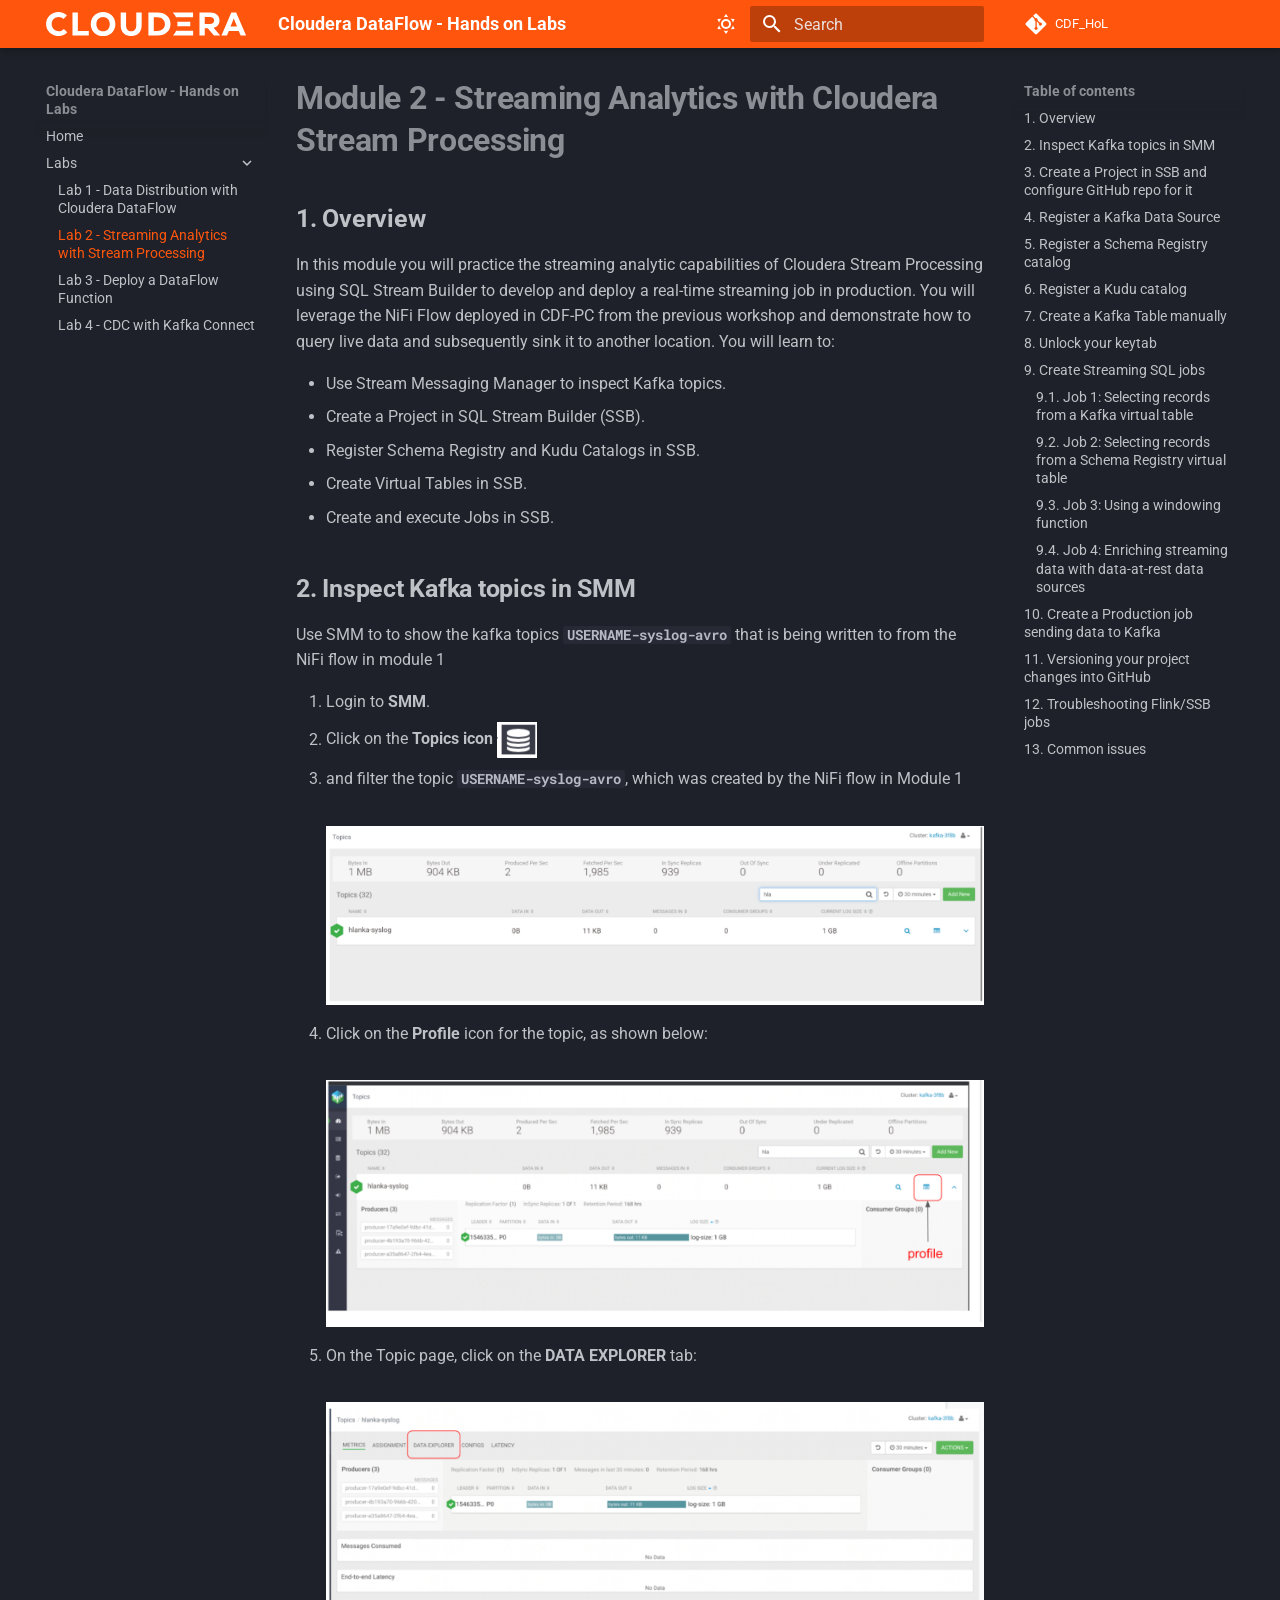
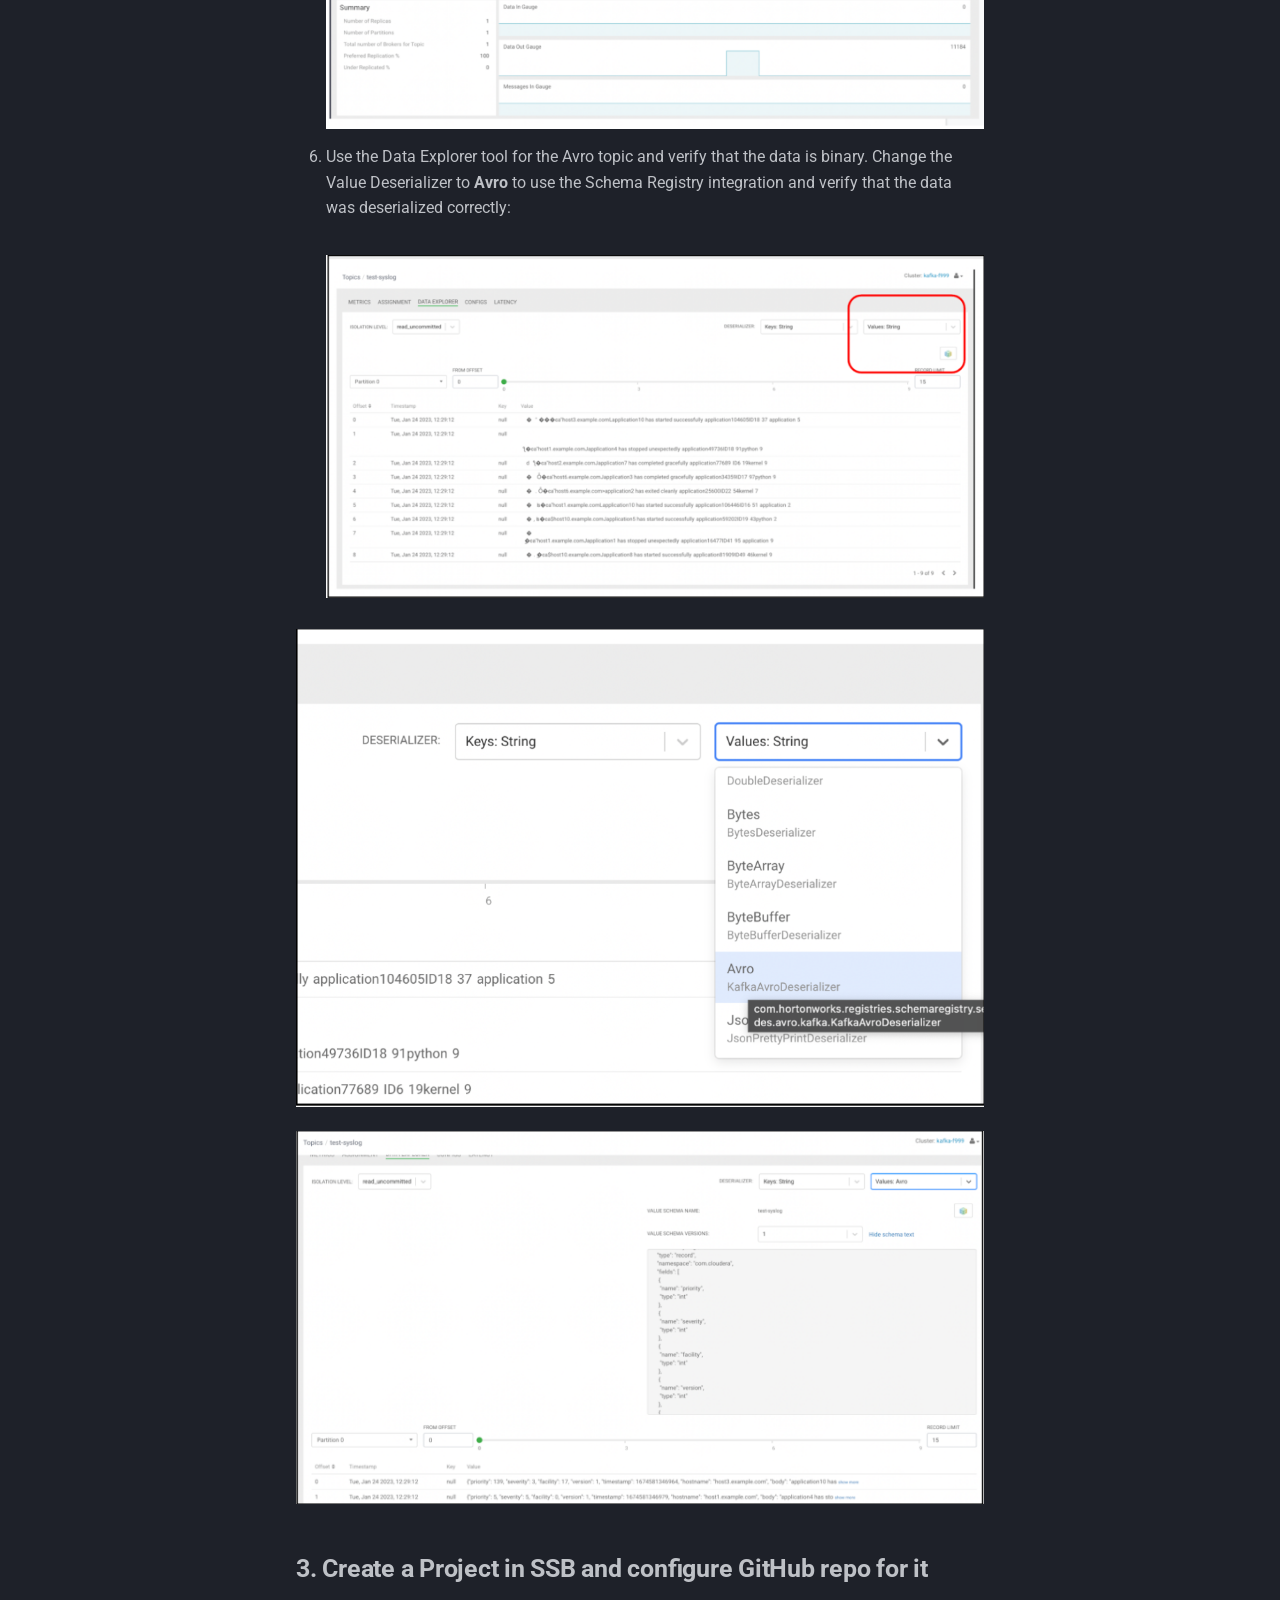
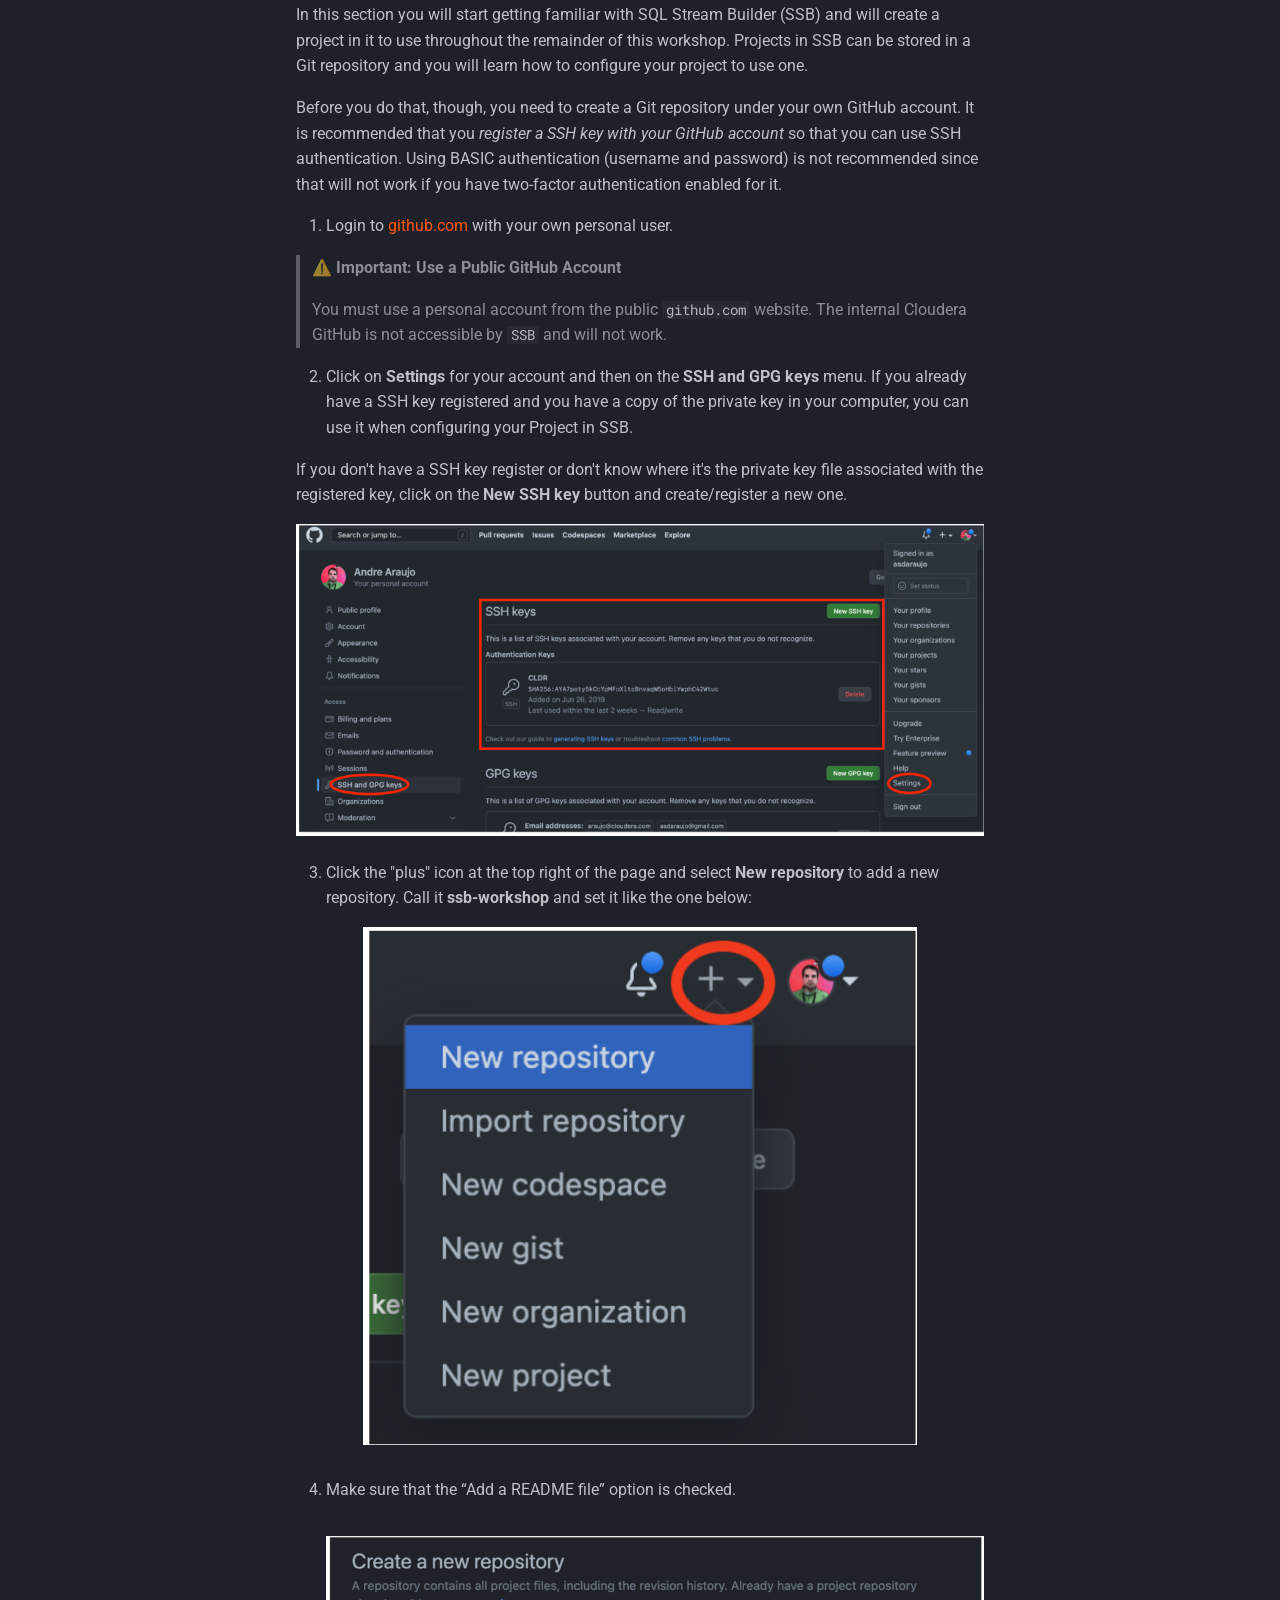
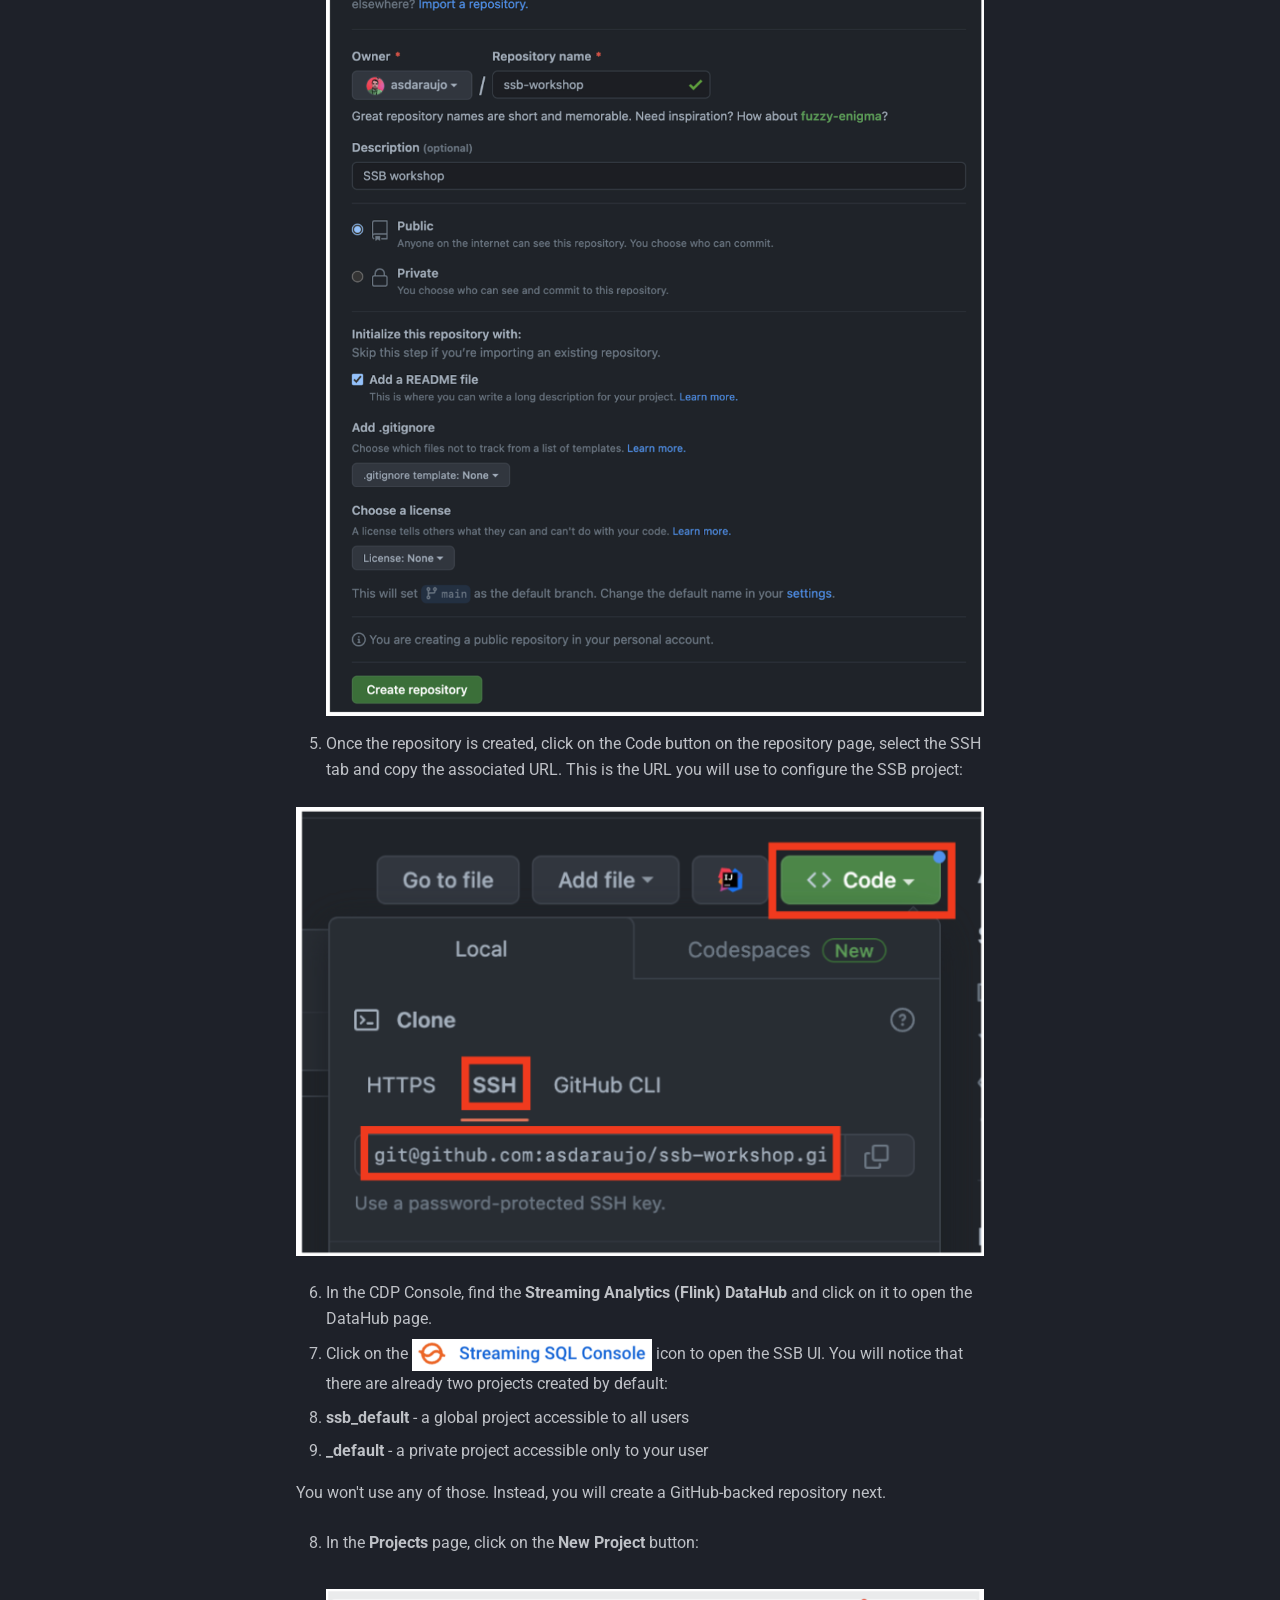
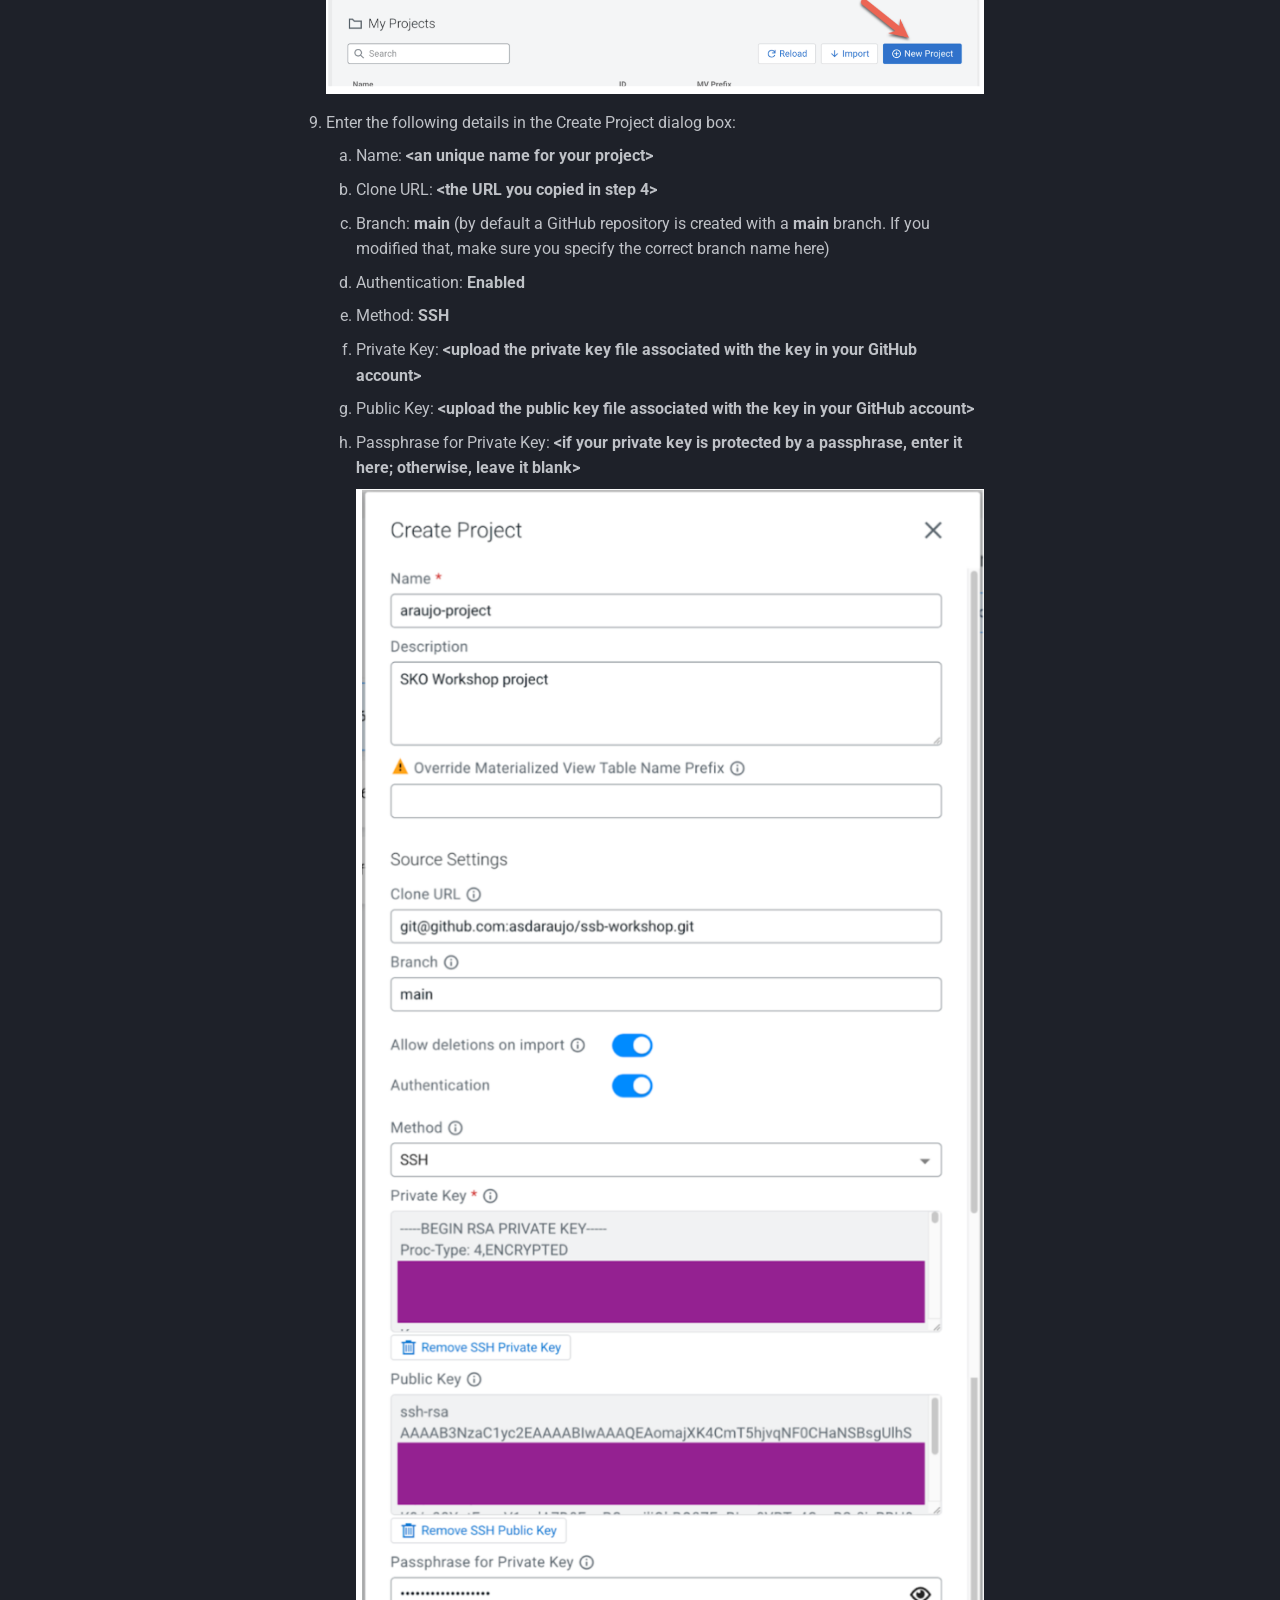
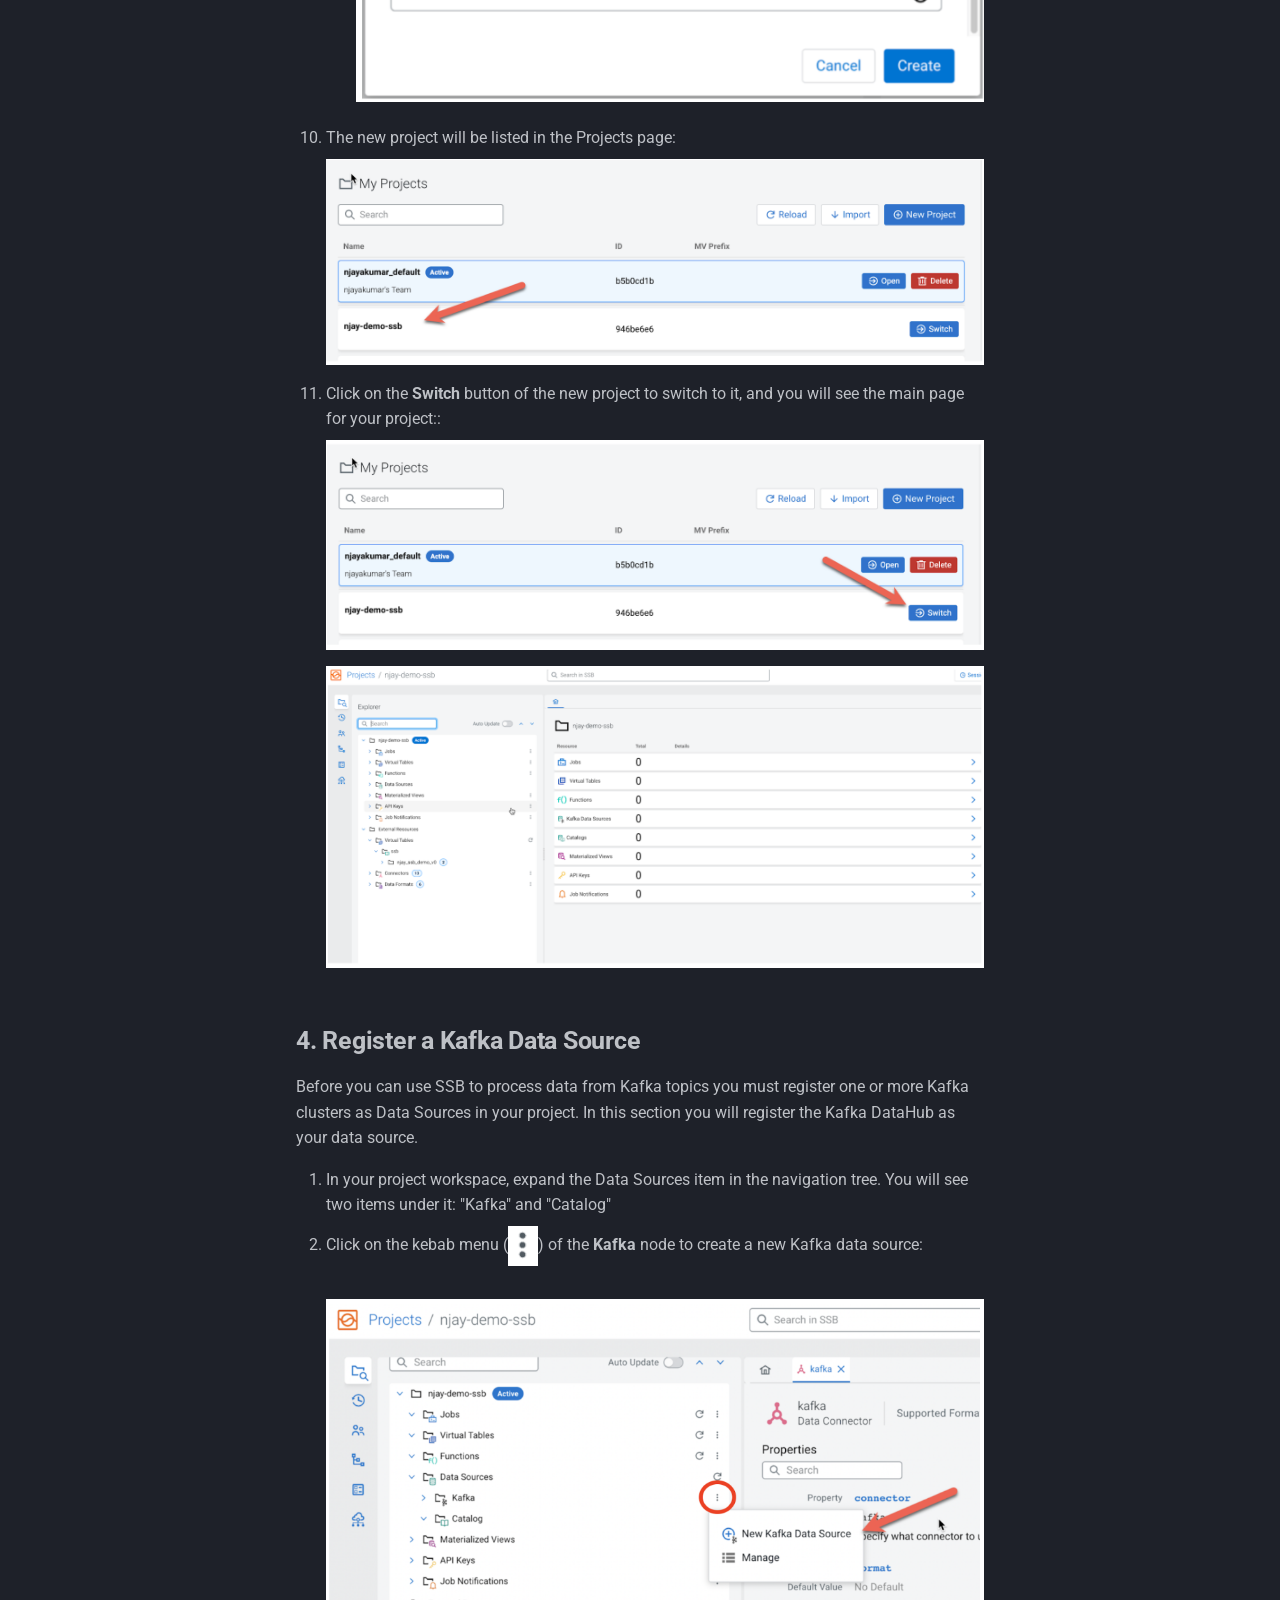
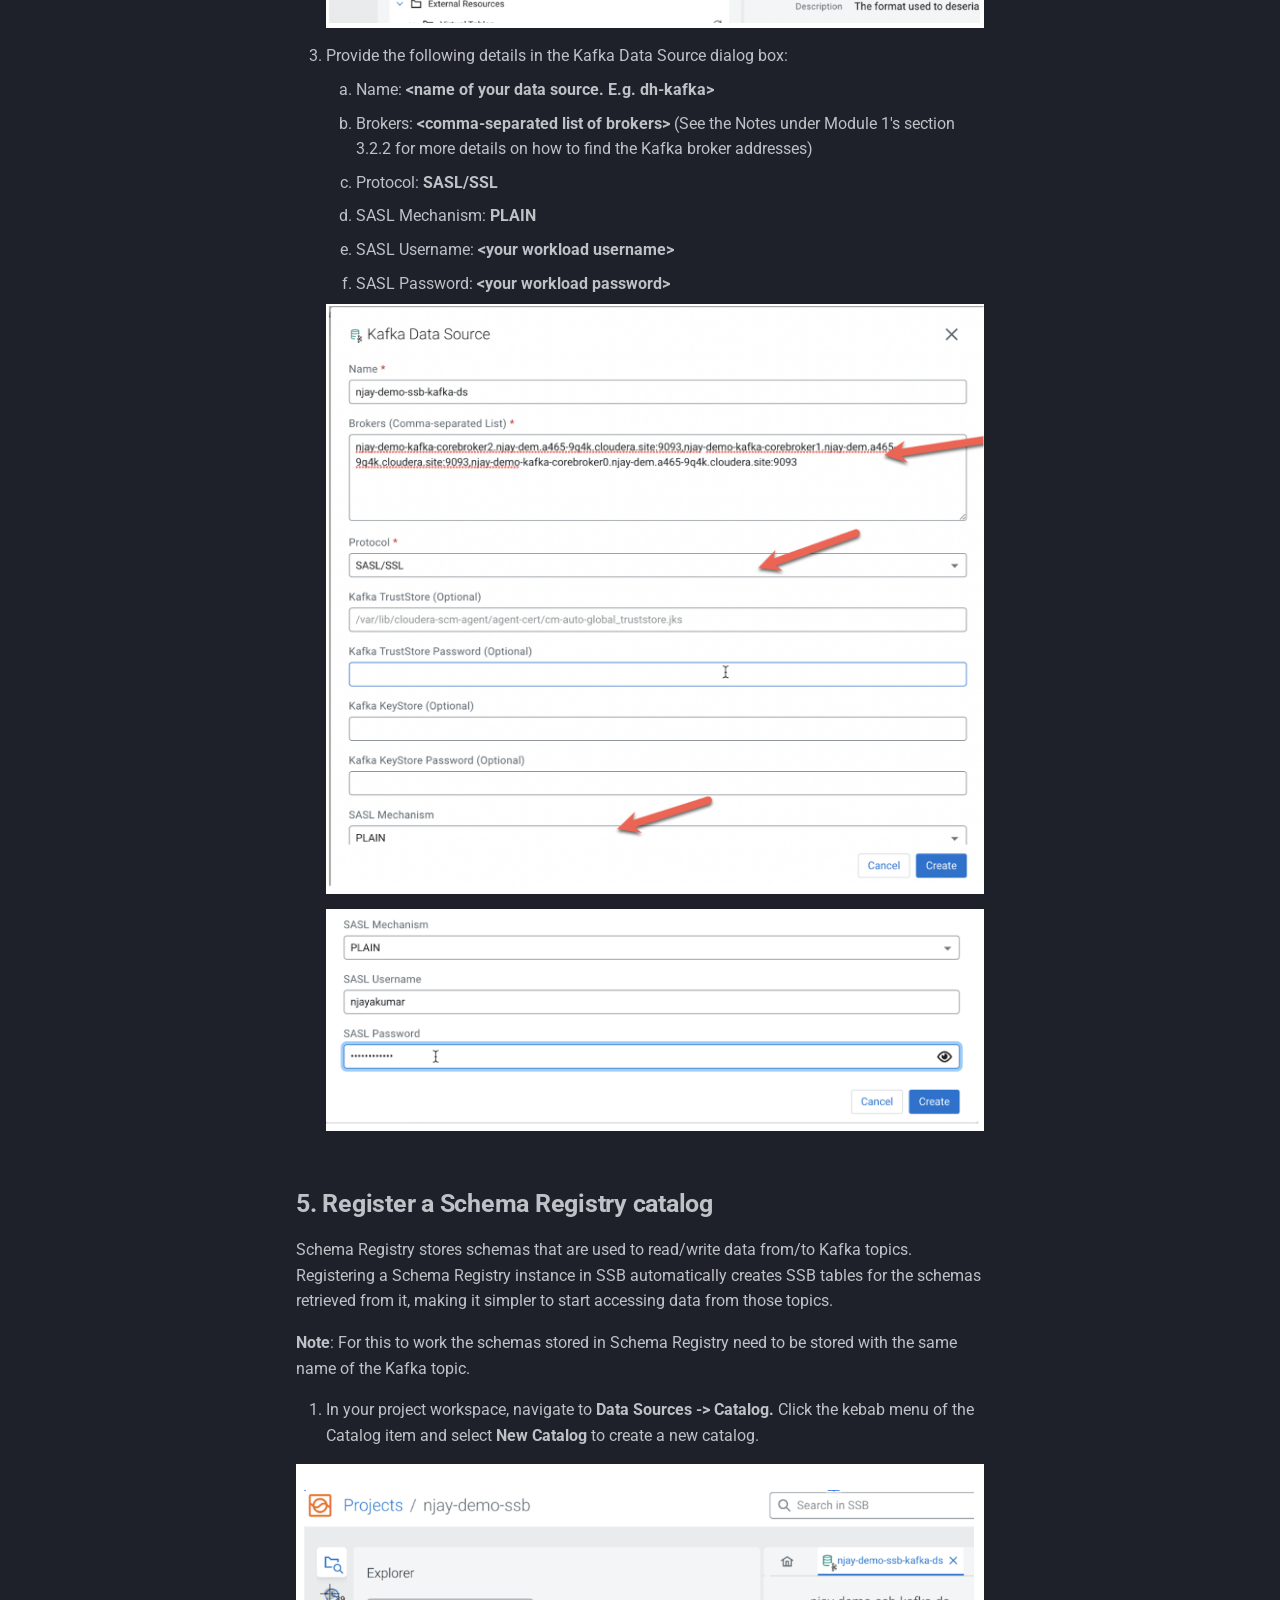
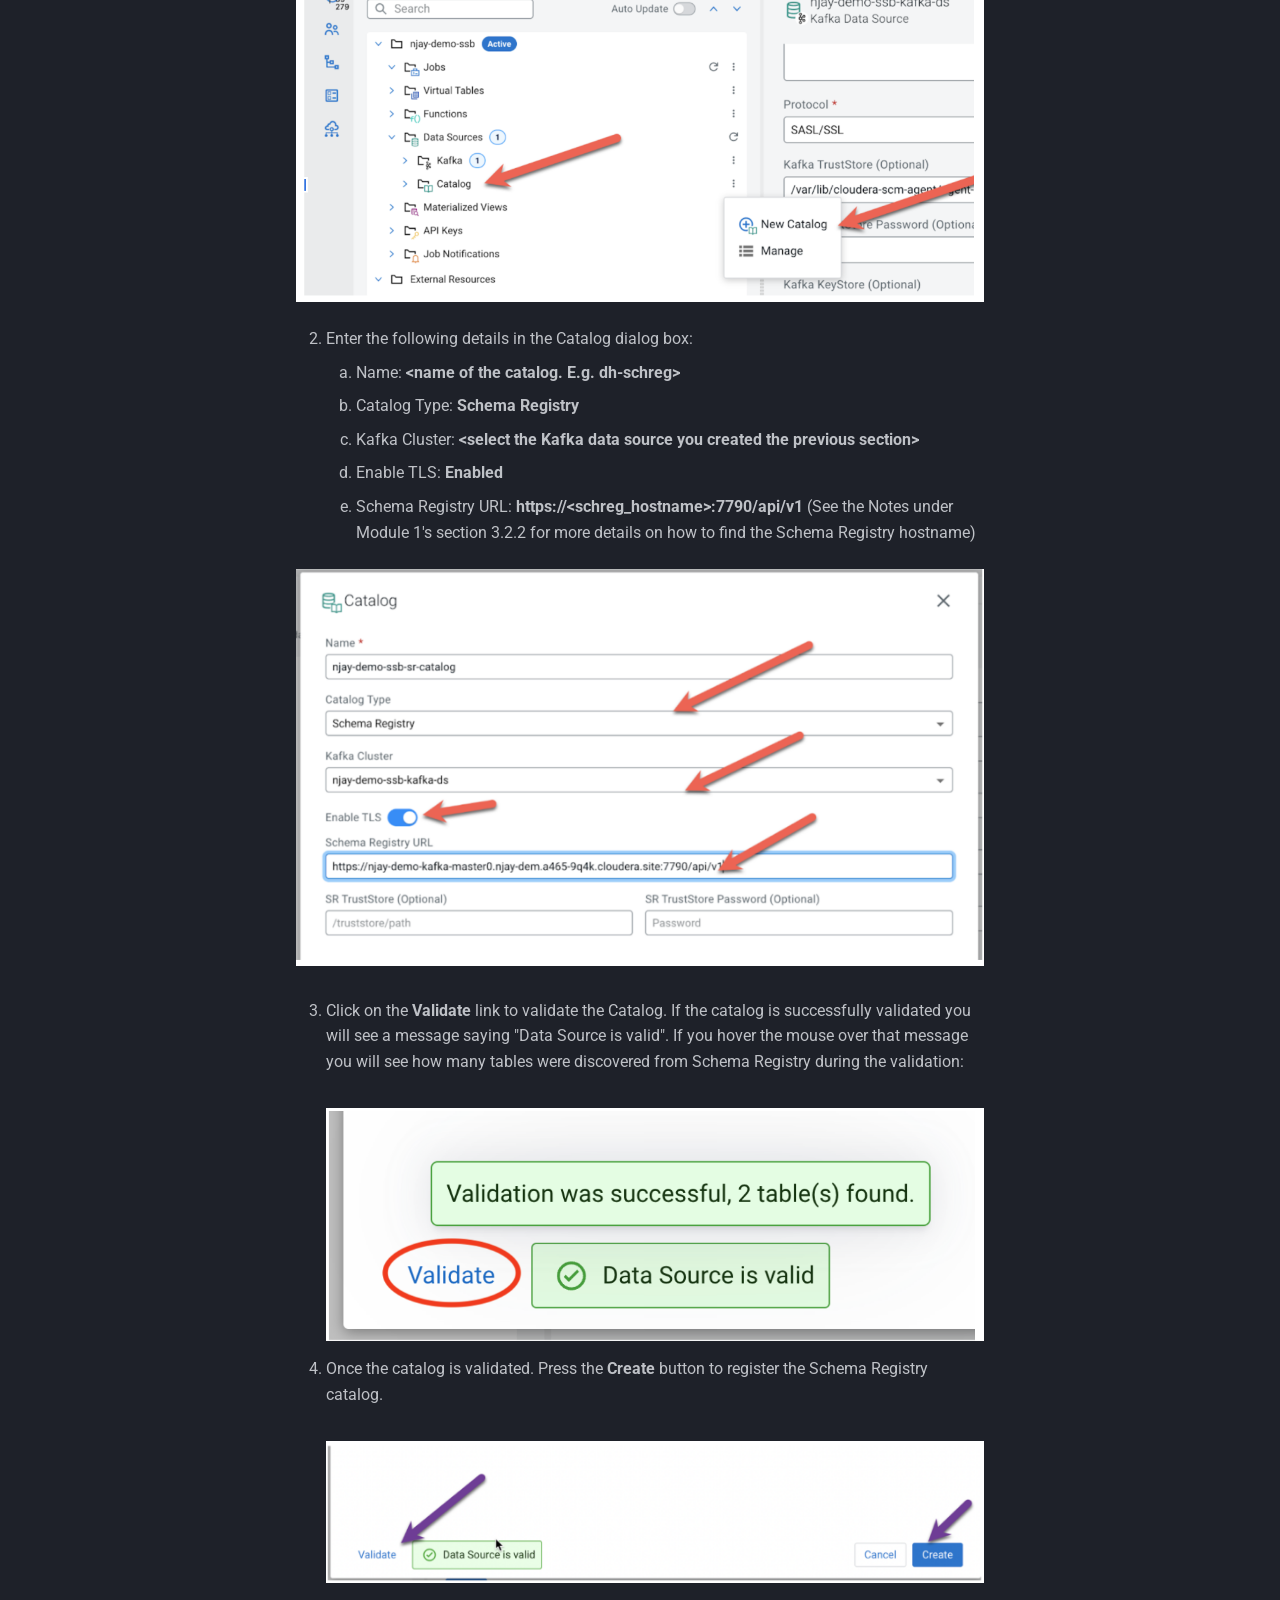
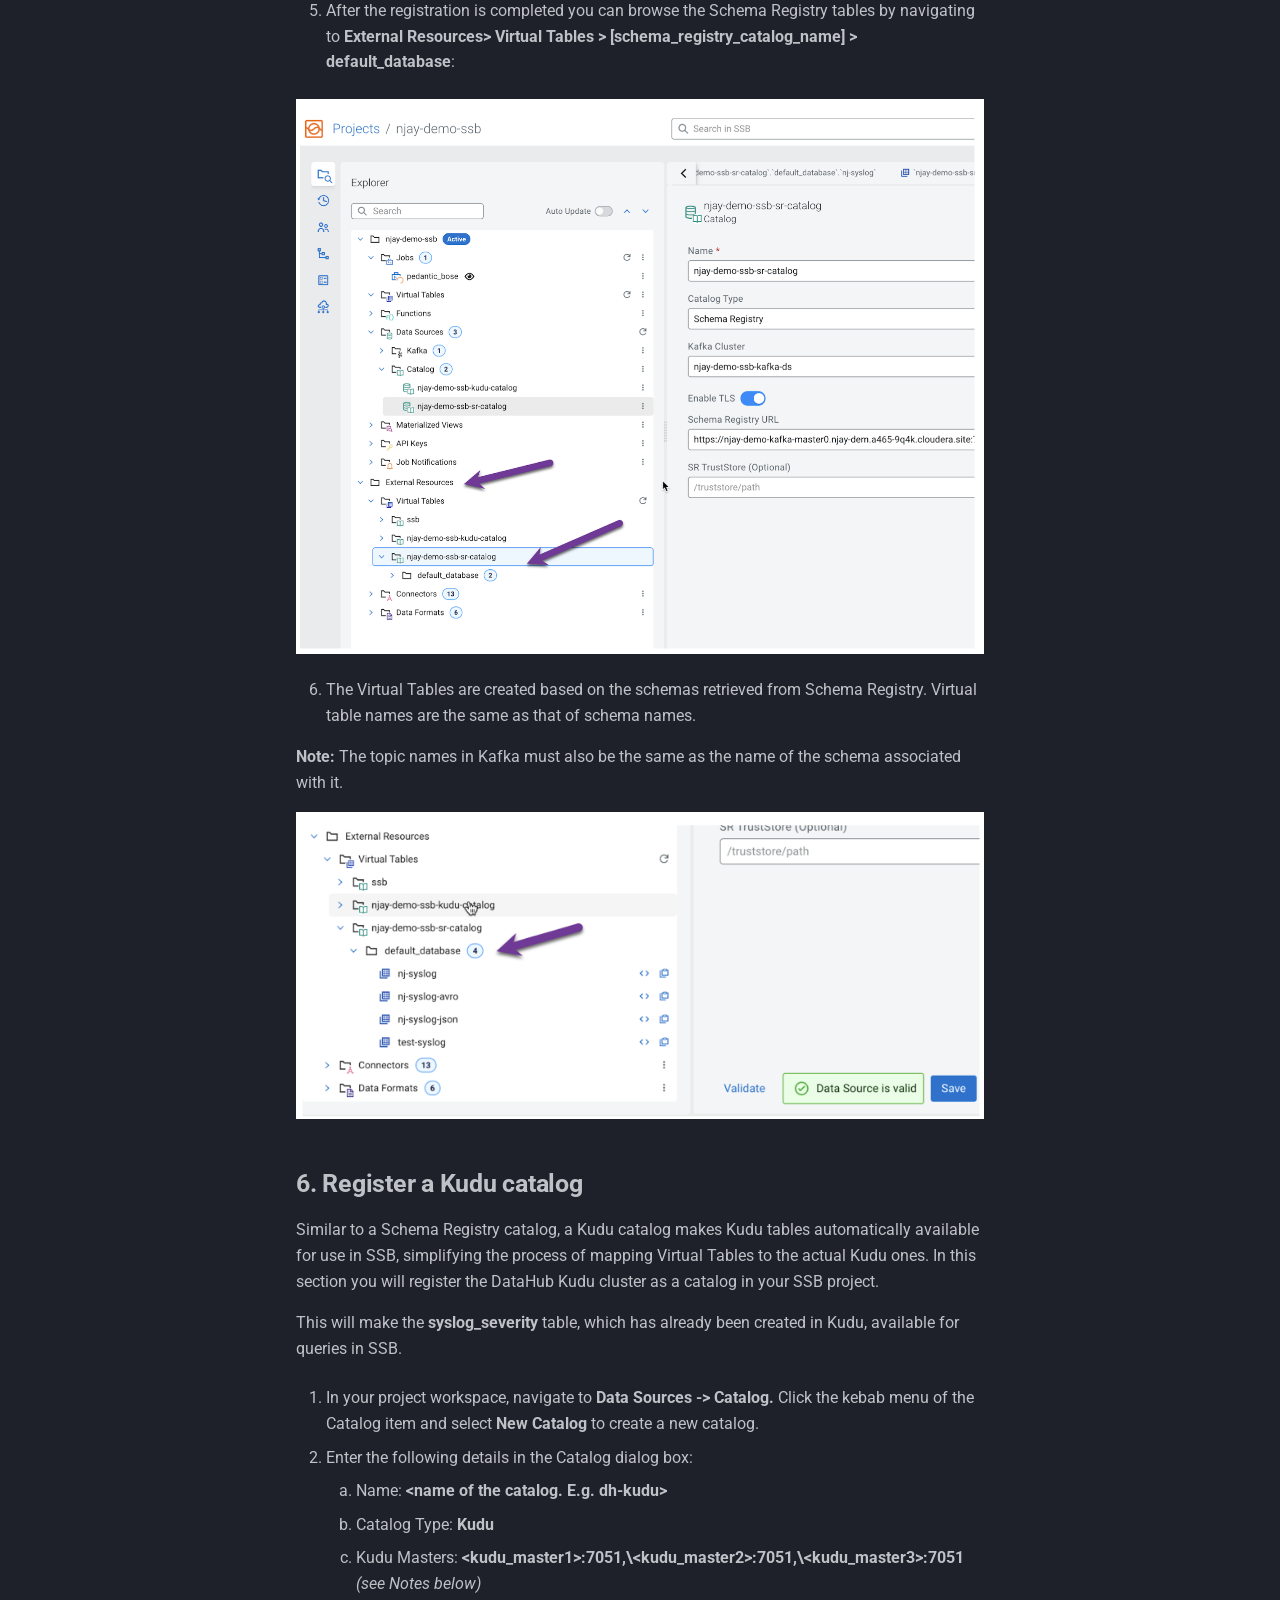
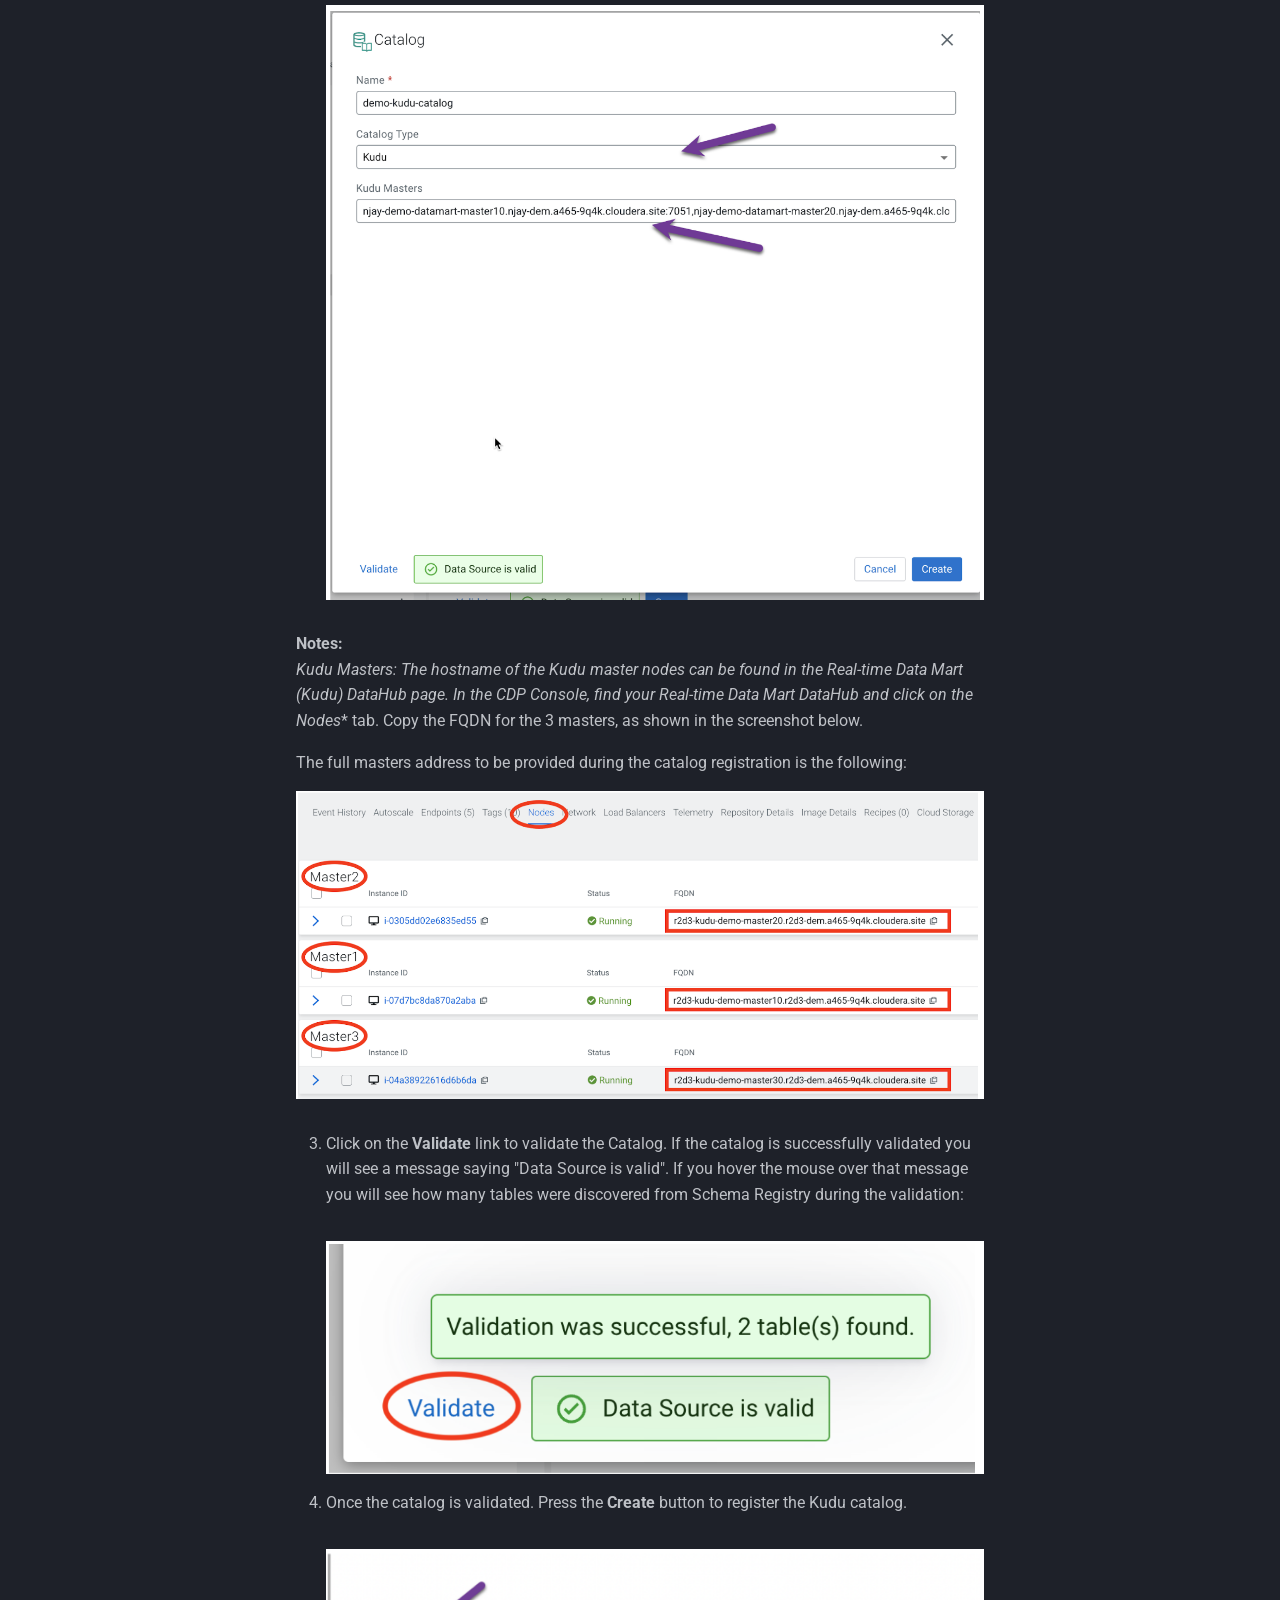
<file: labs/lab2/index.html>
<!DOCTYPE html><html lang="en" class="no-js"><head>
    
      <meta charset="utf-8">
      <meta name="viewport" content="width=device-width,initial-scale=1">
      
      
        <meta name="author" content="GOES">
      
      
      
        <link rel="prev" href="../lab1/index.html">
      
      
        <link rel="next" href="../lab3/index.html">
      
      
        
      
      
      <link rel="icon" href="../../assets/images/favicon.ico">
      <meta name="generator" content="mkdocs-1.6.1, mkdocs-material-9.7.2">
    
    
      
        <title>Lab 2 - Streaming Analytics with Stream Processing - Cloudera DataFlow - Hands on Labs</title>
      
    
    
      <link rel="stylesheet" href="../../assets/stylesheets/main.484c7ddc.min.css">
      
        
        <link rel="stylesheet" href="../../assets/stylesheets/palette.ab4e12ef.min.css">
      
      


    
    
      
    
    
      
        
        
        <link rel="preconnect" href="https://fonts.gstatic.com" crossorigin>
        <link rel="stylesheet" href="https://fonts.googleapis.com/css?family=Roboto:300,300i,400,400i,700,700i%7CRoboto+Mono:400,400i,700,700i&amp;display=fallback">
        <style>:root{--md-text-font:"Roboto";--md-code-font:"Roboto Mono"}</style>
      
    
    
      <link rel="stylesheet" href="../../assets/stylesheets/extra.css">
    
    <script>__md_scope=new URL("../..",location),__md_hash=e=>[...e].reduce(((e,_)=>(e<<5)-e+_.charCodeAt(0)),0),__md_get=(e,_=localStorage,t=__md_scope)=>JSON.parse(_.getItem(t.pathname+"."+e)),__md_set=(e,_,t=localStorage,a=__md_scope)=>{try{t.setItem(a.pathname+"."+e,JSON.stringify(_))}catch(e){}}</script>
    
      

    
    
  <link href="../../assets/stylesheets/glightbox.min.css" rel="stylesheet"><script src="../../assets/javascripts/glightbox.min.js"></script><style id="glightbox-style">
            html.glightbox-open { overflow: initial; height: 100%; }
            .gslide-title { margin-top: 0px; user-select: text; }
            .gslide-desc { color: #666; user-select: text; }
            .gslide-image img { background: white; }
            .gscrollbar-fixer { padding-right: 15px; }
            .gdesc-inner { font-size: 0.75rem; }
            body[data-md-color-scheme="slate"] .gdesc-inner { background: var(--md-default-bg-color); }
            body[data-md-color-scheme="slate"] .gslide-title { color: var(--md-default-fg-color); }
            body[data-md-color-scheme="slate"] .gslide-desc { color: var(--md-default-fg-color); }
        </style></head>
  
  
    
    
      
    
    
    
    
    <body dir="ltr" data-md-color-scheme="slate" data-md-color-primary="custom" data-md-color-accent="custom">
  
    
    <input class="md-toggle" data-md-toggle="drawer" type="checkbox" id="__drawer" autocomplete="off">
    <input class="md-toggle" data-md-toggle="search" type="checkbox" id="__search" autocomplete="off">
    <label class="md-overlay" for="__drawer"></label>
    <div data-md-component="skip">
      
        
        <a href="#module-2-streaming-analytics-with-cloudera-stream-processing" class="md-skip">
          Skip to content
        </a>
      
    </div>
    <div data-md-component="announce">
      
    </div>
    
    
      

  

<header class="md-header md-header--shadow" data-md-component="header">
  <nav class="md-header__inner md-grid" aria-label="Header">
    <a href="../../index.html" title="Cloudera DataFlow - Hands on Labs" class="md-header__button md-logo" aria-label="Cloudera DataFlow - Hands on Labs" data-md-component="logo">
      
  <img src="../../assets/images/logo-cloudera-white.svg" alt="logo">

    </a>
    <label class="md-header__button md-icon" for="__drawer">
      
      <svg xmlns="http://www.w3.org/2000/svg" viewBox="0 0 24 24"><path d="M3 6h18v2H3zm0 5h18v2H3zm0 5h18v2H3z"></path></svg>
    </label>
    <div class="md-header__title" data-md-component="header-title">
      <div class="md-header__ellipsis">
        <div class="md-header__topic">
          <span class="md-ellipsis">
            Cloudera DataFlow - Hands on Labs
          </span>
        </div>
        <div class="md-header__topic" data-md-component="header-topic">
          <span class="md-ellipsis">
            
              Lab 2 - Streaming Analytics with Stream Processing
            
          </span>
        </div>
      </div>
    </div>
    
      
        <form class="md-header__option" data-md-component="palette">
  
    
    
    
    <input class="md-option" data-md-color-media="" data-md-color-scheme="slate" data-md-color-primary="custom" data-md-color-accent="custom" aria-label="Switch to light mode" type="radio" name="__palette" id="__palette_0">
    
      <label class="md-header__button md-icon" title="Switch to light mode" for="__palette_1" hidden>
        <svg xmlns="http://www.w3.org/2000/svg" viewBox="0 0 24 24"><path d="M12 7a5 5 0 0 1 5 5 5 5 0 0 1-5 5 5 5 0 0 1-5-5 5 5 0 0 1 5-5m0 2a3 3 0 0 0-3 3 3 3 0 0 0 3 3 3 3 0 0 0 3-3 3 3 0 0 0-3-3m0-7 2.39 3.42C13.65 5.15 12.84 5 12 5s-1.65.15-2.39.42zM3.34 7l4.16-.35A7.2 7.2 0 0 0 5.94 8.5c-.44.74-.69 1.5-.83 2.29zm.02 10 1.76-3.77a7.131 7.131 0 0 0 2.38 4.14zM20.65 7l-1.77 3.79a7.02 7.02 0 0 0-2.38-4.15zm-.01 10-4.14.36c.59-.51 1.12-1.14 1.54-1.86.42-.73.69-1.5.83-2.29zM12 22l-2.41-3.44c.74.27 1.55.44 2.41.44.82 0 1.63-.17 2.37-.44z"></path></svg>
      </label>
    
  
    
    
    
    <input class="md-option" data-md-color-media="" data-md-color-scheme="default" data-md-color-primary="custom" data-md-color-accent="custom" aria-label="Switch to dark mode" type="radio" name="__palette" id="__palette_1">
    
      <label class="md-header__button md-icon" title="Switch to dark mode" for="__palette_0" hidden>
        <svg xmlns="http://www.w3.org/2000/svg" viewBox="0 0 24 24"><path d="m17.75 4.09-2.53 1.94.91 3.06-2.63-1.81-2.63 1.81.91-3.06-2.53-1.94L12.44 4l1.06-3 1.06 3zm3.5 6.91-1.64 1.25.59 1.98-1.7-1.17-1.7 1.17.59-1.98L15.75 11l2.06-.05L18.5 9l.69 1.95zm-2.28 4.95c.83-.08 1.72 1.1 1.19 1.85-.32.45-.66.87-1.08 1.27C15.17 23 8.84 23 4.94 19.07c-3.91-3.9-3.91-10.24 0-14.14.4-.4.82-.76 1.27-1.08.75-.53 1.93.36 1.85 1.19-.27 2.86.69 5.83 2.89 8.02a9.96 9.96 0 0 0 8.02 2.89m-1.64 2.02a12.08 12.08 0 0 1-7.8-3.47c-2.17-2.19-3.33-5-3.49-7.82-2.81 3.14-2.7 7.96.31 10.98 3.02 3.01 7.84 3.12 10.98.31"></path></svg>
      </label>
    
  
</form>
      
    
    
      <script>var palette=__md_get("__palette");if(palette&&palette.color){if("(prefers-color-scheme)"===palette.color.media){var media=matchMedia("(prefers-color-scheme: light)"),input=document.querySelector(media.matches?"[data-md-color-media='(prefers-color-scheme: light)']":"[data-md-color-media='(prefers-color-scheme: dark)']");palette.color.media=input.getAttribute("data-md-color-media"),palette.color.scheme=input.getAttribute("data-md-color-scheme"),palette.color.primary=input.getAttribute("data-md-color-primary"),palette.color.accent=input.getAttribute("data-md-color-accent")}for(var[key,value]of Object.entries(palette.color))document.body.setAttribute("data-md-color-"+key,value)}</script>
    
    
    
      
      
        <label class="md-header__button md-icon" for="__search">
          
          <svg xmlns="http://www.w3.org/2000/svg" viewBox="0 0 24 24"><path d="M9.5 3A6.5 6.5 0 0 1 16 9.5c0 1.61-.59 3.09-1.56 4.23l.27.27h.79l5 5-1.5 1.5-5-5v-.79l-.27-.27A6.52 6.52 0 0 1 9.5 16 6.5 6.5 0 0 1 3 9.5 6.5 6.5 0 0 1 9.5 3m0 2C7 5 5 7 5 9.5S7 14 9.5 14 14 12 14 9.5 12 5 9.5 5"></path></svg>
        </label>
        <div class="md-search" data-md-component="search" role="dialog">
  <label class="md-search__overlay" for="__search"></label>
  <div class="md-search__inner" role="search">
    <form class="md-search__form" name="search">
      <input type="text" class="md-search__input" name="query" aria-label="Search" placeholder="Search" autocapitalize="off" autocorrect="off" autocomplete="off" spellcheck="false" data-md-component="search-query" required>
      <label class="md-search__icon md-icon" for="__search">
        
        <svg xmlns="http://www.w3.org/2000/svg" viewBox="0 0 24 24"><path d="M9.5 3A6.5 6.5 0 0 1 16 9.5c0 1.61-.59 3.09-1.56 4.23l.27.27h.79l5 5-1.5 1.5-5-5v-.79l-.27-.27A6.52 6.52 0 0 1 9.5 16 6.5 6.5 0 0 1 3 9.5 6.5 6.5 0 0 1 9.5 3m0 2C7 5 5 7 5 9.5S7 14 9.5 14 14 12 14 9.5 12 5 9.5 5"></path></svg>
        
        <svg xmlns="http://www.w3.org/2000/svg" viewBox="0 0 24 24"><path d="M20 11v2H8l5.5 5.5-1.42 1.42L4.16 12l7.92-7.92L13.5 5.5 8 11z"></path></svg>
      </label>
      <nav class="md-search__options" aria-label="Search">
        
        <button type="reset" class="md-search__icon md-icon" title="Clear" aria-label="Clear" tabindex="-1">
          
          <svg xmlns="http://www.w3.org/2000/svg" viewBox="0 0 24 24"><path d="M19 6.41 17.59 5 12 10.59 6.41 5 5 6.41 10.59 12 5 17.59 6.41 19 12 13.41 17.59 19 19 17.59 13.41 12z"></path></svg>
        </button>
      </nav>
      
    </form>
    <div class="md-search__output">
      <div class="md-search__scrollwrap" tabindex="0" data-md-scrollfix>
        <div class="md-search-result" data-md-component="search-result">
          <div class="md-search-result__meta">
            Initializing search
          </div>
          <ol class="md-search-result__list" role="presentation"></ol>
        </div>
      </div>
    </div>
  </div>
</div>
      
    
    
      <div class="md-header__source">
        <a href="https://github.com/vitorconde/conde-hols/" title="Go to repository" class="md-source" data-md-component="source">
  <div class="md-source__icon md-icon">
    
    <svg xmlns="http://www.w3.org/2000/svg" viewBox="0 0 448 512"><!--! Font Awesome Free 7.1.0 by @fontawesome - https://fontawesome.com License - https://fontawesome.com/license/free (Icons: CC BY 4.0, Fonts: SIL OFL 1.1, Code: MIT License) Copyright 2025 Fonticons, Inc.--><path d="M439.6 236.1 244 40.5c-5.4-5.5-12.8-8.5-20.4-8.5s-15 3-20.4 8.4L162.5 81l51.5 51.5c27.1-9.1 52.7 16.8 43.4 43.7l49.7 49.7c34.2-11.8 61.2 31 35.5 56.7-26.5 26.5-70.2-2.9-56-37.3L240.3 199v121.9c25.3 12.5 22.3 41.8 9.1 55-6.4 6.4-15.2 10.1-24.3 10.1s-17.8-3.6-24.3-10.1c-17.6-17.6-11.1-46.9 11.2-56v-123c-20.8-8.5-24.6-30.7-18.6-45L142.6 101 8.5 235.1C3 240.6 0 247.9 0 255.5s3 15 8.5 20.4l195.6 195.7c5.4 5.4 12.7 8.4 20.4 8.4s15-3 20.4-8.4l194.7-194.7c5.4-5.4 8.4-12.8 8.4-20.4s-3-15-8.4-20.4"></path></svg>
  </div>
  <div class="md-source__repository">
    CDF_HoL
  </div>
</a>
      </div>
    
  </nav>
  
</header>
    
    <div class="md-container" data-md-component="container">
      
      
        
          
        
      
      <main class="md-main" data-md-component="main">
        <div class="md-main__inner md-grid">
          
            
              
              <div class="md-sidebar md-sidebar--primary" data-md-component="sidebar" data-md-type="navigation">
                <div class="md-sidebar__scrollwrap">
                  <div class="md-sidebar__inner">
                    



<nav class="md-nav md-nav--primary" aria-label="Navigation" data-md-level="0">
  <label class="md-nav__title" for="__drawer">
    <a href="../../index.html" title="Cloudera DataFlow - Hands on Labs" class="md-nav__button md-logo" aria-label="Cloudera DataFlow - Hands on Labs" data-md-component="logo">
      
  <img src="../../assets/images/logo-cloudera-white.svg" alt="logo">

    </a>
    Cloudera DataFlow - Hands on Labs
  </label>
  
    <div class="md-nav__source">
      <a href="https://github.com/vitorconde/conde-hols/" title="Go to repository" class="md-source" data-md-component="source">
  <div class="md-source__icon md-icon">
    
    <svg xmlns="http://www.w3.org/2000/svg" viewBox="0 0 448 512"><!--! Font Awesome Free 7.1.0 by @fontawesome - https://fontawesome.com License - https://fontawesome.com/license/free (Icons: CC BY 4.0, Fonts: SIL OFL 1.1, Code: MIT License) Copyright 2025 Fonticons, Inc.--><path d="M439.6 236.1 244 40.5c-5.4-5.5-12.8-8.5-20.4-8.5s-15 3-20.4 8.4L162.5 81l51.5 51.5c27.1-9.1 52.7 16.8 43.4 43.7l49.7 49.7c34.2-11.8 61.2 31 35.5 56.7-26.5 26.5-70.2-2.9-56-37.3L240.3 199v121.9c25.3 12.5 22.3 41.8 9.1 55-6.4 6.4-15.2 10.1-24.3 10.1s-17.8-3.6-24.3-10.1c-17.6-17.6-11.1-46.9 11.2-56v-123c-20.8-8.5-24.6-30.7-18.6-45L142.6 101 8.5 235.1C3 240.6 0 247.9 0 255.5s3 15 8.5 20.4l195.6 195.7c5.4 5.4 12.7 8.4 20.4 8.4s15-3 20.4-8.4l194.7-194.7c5.4-5.4 8.4-12.8 8.4-20.4s-3-15-8.4-20.4"></path></svg>
  </div>
  <div class="md-source__repository">
    CDF_HoL
  </div>
</a>
    </div>
  
  <ul class="md-nav__list" data-md-scrollfix>
    
      
      
  
  
  
  
    <li class="md-nav__item">
      <a href="../../index.html" class="md-nav__link">
        
  
  
  <span class="md-ellipsis">
    
  
    Home
  

    
  </span>
  
  

      </a>
    </li>
  

    
      
      
  
  
    
  
  
  
    
    
    
    
    
    <li class="md-nav__item md-nav__item--active md-nav__item--nested">
      
        
        
        <input class="md-nav__toggle md-toggle " type="checkbox" id="__nav_2" checked>
        
          
          <label class="md-nav__link" for="__nav_2" id="__nav_2_label" tabindex="0">
            
  
  
  <span class="md-ellipsis">
    
  
    Labs
  

    
  </span>
  
  

            <span class="md-nav__icon md-icon"></span>
          </label>
        
        <nav class="md-nav" data-md-level="1" aria-labelledby="__nav_2_label" aria-expanded="true">
          <label class="md-nav__title" for="__nav_2">
            <span class="md-nav__icon md-icon"></span>
            
  
    Labs
  

          </label>
          <ul class="md-nav__list" data-md-scrollfix>
            
              
                
  
  
  
  
    <li class="md-nav__item">
      <a href="../lab1/index.html" class="md-nav__link">
        
  
  
  <span class="md-ellipsis">
    
  
    Lab 1 - Data Distribution with Cloudera DataFlow
  

    
  </span>
  
  

      </a>
    </li>
  

              
            
              
                
  
  
    
  
  
  
    <li class="md-nav__item md-nav__item--active">
      
      <input class="md-nav__toggle md-toggle" type="checkbox" id="__toc">
      
      
        
      
      
        <label class="md-nav__link md-nav__link--active" for="__toc">
          
  
  
  <span class="md-ellipsis">
    
  
    Lab 2 - Streaming Analytics with Stream Processing
  

    
  </span>
  
  

          <span class="md-nav__icon md-icon"></span>
        </label>
      
      <a href="index.html" class="md-nav__link md-nav__link--active">
        
  
  
  <span class="md-ellipsis">
    
  
    Lab 2 - Streaming Analytics with Stream Processing
  

    
  </span>
  
  

      </a>
      
        

<nav class="md-nav md-nav--secondary" aria-label="Table of contents">
  
  
  
    
  
  
    <label class="md-nav__title" for="__toc">
      <span class="md-nav__icon md-icon"></span>
      Table of contents
    </label>
    <ul class="md-nav__list" data-md-component="toc" data-md-scrollfix>
      
        <li class="md-nav__item">
  <a href="#1-overview" class="md-nav__link">
    <span class="md-ellipsis">
      
        1. Overview
      
    </span>
  </a>
  
</li>
      
        <li class="md-nav__item">
  <a href="#2-inspect-kafka-topics-in-smm" class="md-nav__link">
    <span class="md-ellipsis">
      
        2. Inspect Kafka topics in SMM
      
    </span>
  </a>
  
</li>
      
        <li class="md-nav__item">
  <a href="#3-create-a-project-in-ssb-and-configure-github-repo-for-it" class="md-nav__link">
    <span class="md-ellipsis">
      
        3. Create a Project in SSB and configure GitHub repo for it
      
    </span>
  </a>
  
</li>
      
        <li class="md-nav__item">
  <a href="#4-register-a-kafka-data-source" class="md-nav__link">
    <span class="md-ellipsis">
      
        4. Register a Kafka Data Source
      
    </span>
  </a>
  
</li>
      
        <li class="md-nav__item">
  <a href="#5-register-a-schema-registry-catalog" class="md-nav__link">
    <span class="md-ellipsis">
      
        5. Register a Schema Registry catalog
      
    </span>
  </a>
  
</li>
      
        <li class="md-nav__item">
  <a href="#6-register-a-kudu-catalog" class="md-nav__link">
    <span class="md-ellipsis">
      
        6. Register a Kudu catalog
      
    </span>
  </a>
  
</li>
      
        <li class="md-nav__item">
  <a href="#7-create-a-kafka-table-manually" class="md-nav__link">
    <span class="md-ellipsis">
      
        7. Create a Kafka Table manually
      
    </span>
  </a>
  
</li>
      
        <li class="md-nav__item">
  <a href="#8-unlock-your-keytab" class="md-nav__link">
    <span class="md-ellipsis">
      
        8. Unlock your keytab
      
    </span>
  </a>
  
</li>
      
        <li class="md-nav__item">
  <a href="#9-create-streaming-sql-jobs" class="md-nav__link">
    <span class="md-ellipsis">
      
        9. Create Streaming SQL jobs
      
    </span>
  </a>
  
    <nav class="md-nav" aria-label="9. Create Streaming SQL jobs">
      <ul class="md-nav__list">
        
          <li class="md-nav__item">
  <a href="#91-job-1-selecting-records-from-a-kafka-virtual-table" class="md-nav__link">
    <span class="md-ellipsis">
      
        9.1. Job 1: Selecting records from a Kafka virtual table
      
    </span>
  </a>
  
</li>
        
          <li class="md-nav__item">
  <a href="#92-job-2-selecting-records-from-a-schema-registry-virtual-table" class="md-nav__link">
    <span class="md-ellipsis">
      
        9.2. Job 2: Selecting records from a Schema Registry virtual table
      
    </span>
  </a>
  
</li>
        
          <li class="md-nav__item">
  <a href="#93-job-3-using-a-windowing-function" class="md-nav__link">
    <span class="md-ellipsis">
      
        9.3. Job 3: Using a windowing function
      
    </span>
  </a>
  
</li>
        
          <li class="md-nav__item">
  <a href="#94-job-4-enriching-streaming-data-with-data-at-rest-data-sources" class="md-nav__link">
    <span class="md-ellipsis">
      
        9.4. Job 4: Enriching streaming data with data-at-rest data sources
      
    </span>
  </a>
  
</li>
        
      </ul>
    </nav>
  
</li>
      
        <li class="md-nav__item">
  <a href="#10-create-a-production-job-sending-data-to-kafka" class="md-nav__link">
    <span class="md-ellipsis">
      
        10. Create a Production job sending data to Kafka
      
    </span>
  </a>
  
</li>
      
        <li class="md-nav__item">
  <a href="#11-versioning-your-project-changes-into-github" class="md-nav__link">
    <span class="md-ellipsis">
      
        11. Versioning your project changes into GitHub
      
    </span>
  </a>
  
</li>
      
        <li class="md-nav__item">
  <a href="#12-troubleshooting-flinkssb-jobs" class="md-nav__link">
    <span class="md-ellipsis">
      
        12. Troubleshooting Flink/SSB jobs
      
    </span>
  </a>
  
</li>
      
        <li class="md-nav__item">
  <a href="#13-common-issues" class="md-nav__link">
    <span class="md-ellipsis">
      
        13. Common issues
      
    </span>
  </a>
  
</li>
      
    </ul>
  
</nav>
      
    </li>
  

              
            
              
                
  
  
  
  
    <li class="md-nav__item">
      <a href="../lab3/index.html" class="md-nav__link">
        
  
  
  <span class="md-ellipsis">
    
  
    Lab 3 - Deploy a DataFlow Function
  

    
  </span>
  
  

      </a>
    </li>
  

              
            
              
                
  
  
  
  
    <li class="md-nav__item">
      <a href="../lab4/index.html" class="md-nav__link">
        
  
  
  <span class="md-ellipsis">
    
  
    Lab 4 - CDC with Kafka Connect
  

    
  </span>
  
  

      </a>
    </li>
  

              
            
          </ul>
        </nav>
      
    </li>
  

    
  </ul>
</nav>
                  </div>
                </div>
              </div>
            
            
              
              <div class="md-sidebar md-sidebar--secondary" data-md-component="sidebar" data-md-type="toc">
                <div class="md-sidebar__scrollwrap">
                  <div class="md-sidebar__inner">
                    

<nav class="md-nav md-nav--secondary" aria-label="Table of contents">
  
  
  
    
  
  
    <label class="md-nav__title" for="__toc">
      <span class="md-nav__icon md-icon"></span>
      Table of contents
    </label>
    <ul class="md-nav__list" data-md-component="toc" data-md-scrollfix>
      
        <li class="md-nav__item">
  <a href="#1-overview" class="md-nav__link">
    <span class="md-ellipsis">
      
        1. Overview
      
    </span>
  </a>
  
</li>
      
        <li class="md-nav__item">
  <a href="#2-inspect-kafka-topics-in-smm" class="md-nav__link">
    <span class="md-ellipsis">
      
        2. Inspect Kafka topics in SMM
      
    </span>
  </a>
  
</li>
      
        <li class="md-nav__item">
  <a href="#3-create-a-project-in-ssb-and-configure-github-repo-for-it" class="md-nav__link">
    <span class="md-ellipsis">
      
        3. Create a Project in SSB and configure GitHub repo for it
      
    </span>
  </a>
  
</li>
      
        <li class="md-nav__item">
  <a href="#4-register-a-kafka-data-source" class="md-nav__link">
    <span class="md-ellipsis">
      
        4. Register a Kafka Data Source
      
    </span>
  </a>
  
</li>
      
        <li class="md-nav__item">
  <a href="#5-register-a-schema-registry-catalog" class="md-nav__link">
    <span class="md-ellipsis">
      
        5. Register a Schema Registry catalog
      
    </span>
  </a>
  
</li>
      
        <li class="md-nav__item">
  <a href="#6-register-a-kudu-catalog" class="md-nav__link">
    <span class="md-ellipsis">
      
        6. Register a Kudu catalog
      
    </span>
  </a>
  
</li>
      
        <li class="md-nav__item">
  <a href="#7-create-a-kafka-table-manually" class="md-nav__link">
    <span class="md-ellipsis">
      
        7. Create a Kafka Table manually
      
    </span>
  </a>
  
</li>
      
        <li class="md-nav__item">
  <a href="#8-unlock-your-keytab" class="md-nav__link">
    <span class="md-ellipsis">
      
        8. Unlock your keytab
      
    </span>
  </a>
  
</li>
      
        <li class="md-nav__item">
  <a href="#9-create-streaming-sql-jobs" class="md-nav__link">
    <span class="md-ellipsis">
      
        9. Create Streaming SQL jobs
      
    </span>
  </a>
  
    <nav class="md-nav" aria-label="9. Create Streaming SQL jobs">
      <ul class="md-nav__list">
        
          <li class="md-nav__item">
  <a href="#91-job-1-selecting-records-from-a-kafka-virtual-table" class="md-nav__link">
    <span class="md-ellipsis">
      
        9.1. Job 1: Selecting records from a Kafka virtual table
      
    </span>
  </a>
  
</li>
        
          <li class="md-nav__item">
  <a href="#92-job-2-selecting-records-from-a-schema-registry-virtual-table" class="md-nav__link">
    <span class="md-ellipsis">
      
        9.2. Job 2: Selecting records from a Schema Registry virtual table
      
    </span>
  </a>
  
</li>
        
          <li class="md-nav__item">
  <a href="#93-job-3-using-a-windowing-function" class="md-nav__link">
    <span class="md-ellipsis">
      
        9.3. Job 3: Using a windowing function
      
    </span>
  </a>
  
</li>
        
          <li class="md-nav__item">
  <a href="#94-job-4-enriching-streaming-data-with-data-at-rest-data-sources" class="md-nav__link">
    <span class="md-ellipsis">
      
        9.4. Job 4: Enriching streaming data with data-at-rest data sources
      
    </span>
  </a>
  
</li>
        
      </ul>
    </nav>
  
</li>
      
        <li class="md-nav__item">
  <a href="#10-create-a-production-job-sending-data-to-kafka" class="md-nav__link">
    <span class="md-ellipsis">
      
        10. Create a Production job sending data to Kafka
      
    </span>
  </a>
  
</li>
      
        <li class="md-nav__item">
  <a href="#11-versioning-your-project-changes-into-github" class="md-nav__link">
    <span class="md-ellipsis">
      
        11. Versioning your project changes into GitHub
      
    </span>
  </a>
  
</li>
      
        <li class="md-nav__item">
  <a href="#12-troubleshooting-flinkssb-jobs" class="md-nav__link">
    <span class="md-ellipsis">
      
        12. Troubleshooting Flink/SSB jobs
      
    </span>
  </a>
  
</li>
      
        <li class="md-nav__item">
  <a href="#13-common-issues" class="md-nav__link">
    <span class="md-ellipsis">
      
        13. Common issues
      
    </span>
  </a>
  
</li>
      
    </ul>
  
</nav>
                  </div>
                </div>
              </div>
            
          
          
            <div class="md-content" data-md-component="content">
              
              <article class="md-content__inner md-typeset">
                
                  


  
  


<h1 id="module-2-streaming-analytics-with-cloudera-stream-processing"><strong>Module 2 - Streaming Analytics with Cloudera Stream Processing</strong></h1>
<h2 id="1-overview"><strong>1. Overview</strong></h2>
<p>In this module you will practice the streaming analytic capabilities of Cloudera Stream Processing using SQL Stream Builder to develop and deploy a real-time streaming job in production. You will leverage the NiFi Flow deployed in CDF-PC from the previous workshop and demonstrate how to query live data and subsequently sink it to another location. You will learn to:</p>
<ul>
<li>Use Stream Messaging Manager to inspect Kafka topics.  </li>
<li>Create a Project in SQL Stream Builder (SSB).  </li>
<li>Register Schema Registry and Kudu Catalogs in SSB.  </li>
<li>Create Virtual Tables in SSB.  </li>
<li>Create and execute Jobs in SSB.</li>
</ul>
<h2 id="2-inspect-kafka-topics-in-smm"><strong>2. Inspect Kafka topics in SMM</strong></h2>
<p>Use SMM to to show the kafka topics <strong><code>USERNAME-syslog-avro</code></strong> that is being written to from the NiFi flow in module 1</p>
<ol>
<li>Login to <strong>SMM</strong>.  </li>
<li>
<p>Click on the <strong>Topics icon</strong> <a class="glightbox" data-type="image" data-width="auto" data-height="auto" href="../../assets/images/lab_images/lab2/2.50.png" data-desc-position="bottom"><img src="../../assets/images/lab_images/lab2/2.50.png" alt="SMM Topics icon and syslog-avro topic" style="vertical-align:middle; width:40px; height:36px;"></a></p>
</li>
<li>
<p>and filter the topic <strong><code>USERNAME-syslog-avro</code></strong>, which was created by the NiFi flow in Module 1<br>
<br>
</p><p align="center"><a class="glightbox" data-type="image" data-width="auto" data-height="auto" href="../../assets/images/lab_images/lab2/2.51.png" data-desc-position="bottom"><img src="../../assets/images/lab_images/lab2/2.51.png" alt="Profile icon for syslog-avro topic"></a></p>
<p></p>
</li>
<li>
<p>Click on the <strong>Profile</strong> icon for the topic, as shown below:<br>
<br>
</p><p align="center"><a class="glightbox" data-type="image" data-width="auto" data-height="auto" href="../../assets/images/lab_images/lab2/2.52.png" data-desc-position="bottom"><img src="../../assets/images/lab_images/lab2/2.52.png" alt="Data Explorer tab for topic"></a></p>
<p></p>
</li>
<li>
<p>On the Topic page, click on the <strong>DATA EXPLORER</strong> tab:<br>
<br>
</p><p align="center"><a class="glightbox" data-type="image" data-width="auto" data-height="auto" href="../../assets/images/lab_images/lab2/2.53.png" data-desc-position="bottom"><img src="../../assets/images/lab_images/lab2/2.53.png" alt="Binary data in Data Explorer"></a></p>
<p></p>
</li>
<li>
<p>Use the Data Explorer tool for the Avro topic and verify that the data is binary. Change the Value Deserializer to <strong>Avro</strong> to use the Schema Registry integration and verify that the data was deserialized correctly:<br>
<br>
</p><p align="center"><a class="glightbox" data-type="image" data-width="auto" data-height="auto" href="../../assets/images/lab_images/lab2/2.54.png" data-desc-position="bottom"><img src="../../assets/images/lab_images/lab2/2.54.png" alt="Binary data in Data Explorer"></a></p><p></p>
</li>
</ol>
<p align="center"><a class="glightbox" data-type="image" data-width="auto" data-height="auto" href="../../assets/images/lab_images/lab2/2.55.png" data-desc-position="bottom"><img src="../../assets/images/lab_images/lab2/2.55.png" alt="Change Value Deserializer to Avro"></a></p>
<p align="center"><a class="glightbox" data-type="image" data-width="auto" data-height="auto" href="../../assets/images/lab_images/lab2/2.56.png" data-desc-position="bottom"><img src="../../assets/images/lab_images/lab2/2.56.png" alt="Deserialized Avro data"></a></p>

<h2 id="3-create-a-project-in-ssb-and-configure-github-repo-for-it"><strong>3. Create a Project in SSB and configure GitHub repo for it</strong></h2>
<p>In this section you will start getting familiar with SQL Stream Builder (SSB) and will create a project in it to use throughout the remainder of this workshop. Projects in SSB can be stored in a Git repository and you will learn how to configure your project to use one.</p>
<p>Before you do that, though, you need to create a Git repository under your own GitHub account. It is recommended that you <em>register a SSH key with your GitHub account</em> so that you can use SSH authentication. Using BASIC authentication (username and password) is not recommended since that will not work if you have two-factor authentication enabled for it.</p>
<ol>
<li>Login to <a href="http://github.com">github.com</a> with your own personal user.</li>
</ol>
<blockquote>
<p>⚠️ <strong>Important: Use a Public GitHub Account</strong></p>
<p>You must use a personal account from the public <code>github.com</code> website. The internal Cloudera GitHub is not accessible by <code>SSB</code> and will not work.</p>
</blockquote>
<ol start="2">
<li>Click on <strong>Settings</strong> for your account and then on the <strong>SSH and GPG keys</strong> menu. If you already have a SSH key registered and you have a copy of the private key in your computer, you can use it when configuring your Project in SSB.</li>
</ol>
<p>If you don't have a SSH key register or don't know where it's the private key file associated with the registered key, click on the <strong>New SSH key</strong> button and create/register a new one.</p>
<p align="center"><a class="glightbox" data-type="image" data-width="auto" data-height="auto" href="../../assets/images/lab_images/lab2/2.57.png" data-desc-position="bottom"><img src="../../assets/images/lab_images/lab2/2.57.png" alt="GitHub SSH and GPG keys settings"></a></p>

<ol start="3">
<li>Click the "plus" icon at the top right of the page and select <strong>New repository</strong> to add a new repository. Call it <strong>ssb-workshop</strong> and set it like the one below:</li>
</ol>
<p align="center"><a class="glightbox" data-type="image" data-width="auto" data-height="auto" href="../../assets/images/lab_images/lab2/2.58.png" data-desc-position="bottom"><img src="../../assets/images/lab_images/lab2/2.58.png" alt="Create new GitHub repository"></a></p>

<ol start="4">
<li>
<p>Make sure that the “Add a README file” option is checked.<br>
<br>
</p><p align="center"><a class="glightbox" data-type="image" data-width="auto" data-height="auto" href="../../assets/images/lab_images/lab2/2.59.png" data-desc-position="bottom"><img src="../../assets/images/lab_images/lab2/2.59.png" alt="Add README file option in GitHub"></a></p>
<p></p>
</li>
<li>
<p>Once the repository is created, click on the Code button on the repository page, select the SSH tab and copy the associated URL. This is the URL you will use to configure the SSB project:</p>
</li>
</ol>
<p align="center"><a class="glightbox" data-type="image" data-width="auto" data-height="auto" href="../../assets/images/lab_images/lab2/2.60.png" data-desc-position="bottom"><img src="../../assets/images/lab_images/lab2/2.60.png" alt="Copy SSH URL from GitHub repository"></a></p>

<ol start="6">
<li>In the CDP Console, find the <strong>Streaming Analytics (Flink) DataHub</strong> and click on it to open the DataHub page.  </li>
<li>Click on the <a class="glightbox" data-type="image" data-width="auto" data-height="auto" href="../../assets/images/lab_images/lab2/2.61.png" data-desc-position="bottom"><img src="../../assets/images/lab_images/lab2/2.61.png" style="vertical-align:middle; width:240px;" alt="Open SSB UI from DataHub"></a> icon to open the SSB UI. You will notice that there are already two projects created by default:  </li>
<li><strong>ssb_default</strong> - a global project accessible to all users  </li>
<li><strong><userid>_default</userid></strong> - a private project accessible only to your user  </li>
</ol>
<p>You won't use any of those. Instead, you will create a GitHub-backed repository next.  </p>
<ol start="8">
<li>
<p>In the <strong>Projects</strong> page, click on the <strong>New Project</strong> button:<br>
<br>
</p><p align="center"><a class="glightbox" data-type="image" data-width="auto" data-height="auto" href="../../assets/images/lab_images/lab2/2.62.png" data-desc-position="bottom"><img src="../../assets/images/lab_images/lab2/2.62.png" alt="Create new project in SSB"></a></p>
<p></p>
</li>
<li>
<p>Enter the following details in the Create Project dialog box:  </p>
<ol>
<li>Name: <strong>&lt;an unique name for your project&gt;</strong>  </li>
<li>Clone URL: <strong>&lt;the URL you copied in step 4&gt;</strong>  </li>
<li>Branch: <strong>main</strong> (by default a GitHub repository is created with a <strong>main</strong> branch. If you modified that, make sure you specify the correct branch name here)  </li>
<li>Authentication: <strong>Enabled</strong>  </li>
<li>Method: <strong>SSH</strong>  </li>
<li>Private Key: <strong>&lt;upload the private key file associated with the key in your GitHub account&gt;</strong>  </li>
<li>Public Key: <strong>&lt;upload the public key file associated with the key in your GitHub account&gt;</strong>  </li>
<li>Passphrase for Private Key: <strong>&lt;if your private key is protected by a passphrase, enter it here; otherwise, leave it blank&gt;</strong><br>
  <p align="center"><a class="glightbox" data-type="image" data-width="auto" data-height="auto" href="../../assets/images/lab_images/lab2/2.63.png" data-desc-position="bottom"><img src="../../assets/images/lab_images/lab2/2.63.png" alt="Create Project dialog in SSB"></a></p></li>
</ol>
</li>
<li>
<p>The new project will be listed in the Projects page:<br>
    </p><p align="center"><a class="glightbox" data-type="image" data-width="auto" data-height="auto" href="../../assets/images/lab_images/lab2/2.64.png" data-desc-position="bottom"><img src="../../assets/images/lab_images/lab2/2.64.png" alt="New project listed in SSB"></a></p><p></p>
</li>
<li>
<p>Click on the <strong>Switch</strong> button of the new project to switch to it, and you will see the main page for your project::<br>
    </p><p align="center"><a class="glightbox" data-type="image" data-width="auto" data-height="auto" href="../../assets/images/lab_images/lab2/2.65.png" data-desc-position="bottom"><img src="../../assets/images/lab_images/lab2/2.65.png" alt="Switch to new project in SSB"></a></p>
    <p align="center"><a class="glightbox" data-type="image" data-width="auto" data-height="auto" href="../../assets/images/lab_images/lab2/2.66.png" data-desc-position="bottom"><img src="../../assets/images/lab_images/lab2/2.66.png" alt="Main page for SSB project"></a></p><p></p>
</li>
</ol>
<h2 id="4-register-a-kafka-data-source"><strong>4. Register a Kafka Data Source</strong></h2>
<p>Before you can use SSB to process data from Kafka topics you must register one or more Kafka clusters as Data Sources in your project. In this section you will register the Kafka DataHub as your data source.</p>
<ol>
<li>In your project workspace, expand the Data Sources item in the navigation tree. You will see two items under it: "Kafka" and "Catalog"  </li>
<li>
<p>Click on the kebab menu (<a class="glightbox" data-type="image" data-width="auto" data-height="auto" href="../../assets/images/lab_images/lab2/2.67.png" data-desc-position="bottom"><img src="../../assets/images/lab_images/lab2/2.67.png" style="vertical-align:middle; width:30px;" alt="Open SSB UI from DataHub"></a>) of the <strong>Kafka</strong> node to create a new Kafka data source:<br>
<br>
</p><p align="center"><a class="glightbox" data-type="image" data-width="auto" data-height="auto" href="../../assets/images/lab_images/lab2/2.68.png" data-desc-position="bottom"><img src="../../assets/images/lab_images/lab2/2.68.png" alt="Create new Kafka data source in SSB"></a></p>
<p></p>
</li>
<li>
<p>Provide the following details in the Kafka Data Source dialog box:  </p>
<ol>
<li>Name: <strong>&lt;name of your data source. E.g. dh-kafka&gt;</strong>  </li>
<li>Brokers: <strong>&lt;comma-separated list of brokers&gt;</strong> (See the Notes under Module 1's section 3.2.2 for more details on how to find the Kafka broker addresses)  </li>
<li>Protocol: <strong>SASL/SSL</strong>  </li>
<li>SASL Mechanism: <strong>PLAIN</strong>  </li>
<li>SASL Username: <strong>&lt;your workload username&gt;</strong>  </li>
<li>SASL Password: <strong>&lt;your workload password&gt;</strong></li>
</ol>
<p></p><p align="center"><a class="glightbox" data-type="image" data-width="auto" data-height="auto" href="../../assets/images/lab_images/lab2/2.69.png" data-desc-position="bottom"><img src="../../assets/images/lab_images/lab2/2.69.png" alt="Kafka Data Source dialog in SSB"></a></p>
  <p align="center"><a class="glightbox" data-type="image" data-width="auto" data-height="auto" href="../../assets/images/lab_images/lab2/2.70.png" data-desc-position="bottom"><img src="../../assets/images/lab_images/lab2/2.70.png" alt="Kafka Data Source configuration"></a></p><p></p>
</li>
</ol>
<h2 id="5-register-a-schema-registry-catalog"><strong>5. Register a Schema Registry catalog</strong></h2>
<p>Schema Registry stores schemas that are used to read/write data from/to Kafka topics. Registering a Schema Registry instance in SSB automatically creates SSB tables for the schemas retrieved from it, making it simpler to start accessing data from those topics.</p>
<p><strong>Note</strong>: For this to work the schemas stored in Schema Registry need to be stored with the same name of the Kafka topic.</p>
<ol>
<li>In your project workspace, navigate to <strong>Data Sources -&gt; Catalog.</strong> Click the kebab menu of the Catalog item and select <strong>New Catalog</strong> to create a new catalog.</li>
</ol>
<p align="center"><a class="glightbox" data-type="image" data-width="auto" data-height="auto" href="../../assets/images/lab_images/lab2/2.71.png" data-desc-position="bottom"><img src="../../assets/images/lab_images/lab2/2.71.png" alt="New Catalog dialog in SSB"></a></p>

<ol start="2">
<li>Enter the following details in the Catalog dialog box:  <ol>
<li>Name: <strong>&lt;name of the catalog. E.g. dh-schreg&gt;</strong>  </li>
<li>Catalog Type: <strong>Schema Registry</strong>  </li>
<li>Kafka Cluster: <strong>&lt;select the Kafka data source you created the previous section&gt;</strong>  </li>
<li>Enable TLS: <strong>Enabled</strong>  </li>
<li>Schema Registry URL: <strong>https://&lt;schreg_hostname&gt;:7790/api/v1</strong> (See the Notes under Module 1's section 3.2.2 for more details on how to find the Schema Registry hostname)</li>
</ol>
</li>
</ol>
<p align="center"><a class="glightbox" data-type="image" data-width="auto" data-height="auto" href="../../assets/images/lab_images/lab2/2.72.png" data-desc-position="bottom"><img src="../../assets/images/lab_images/lab2/2.72.png" alt="Schema Registry Catalog dialog"></a></p>

<ol start="3">
<li>
<p>Click on the <strong>Validate</strong> link to validate the Catalog. If the catalog is successfully validated you will see a message saying "Data Source is valid". If you hover the mouse over that message you will see how many tables were discovered from Schema Registry during the validation:<br>
<br>
</p><p align="center"><a class="glightbox" data-type="image" data-width="auto" data-height="auto" href="../../assets/images/lab_images/lab2/2.73.png" data-desc-position="bottom"><img src="../../assets/images/lab_images/lab2/2.73.png" alt="Validate Catalog in SSB"></a></p>
<p></p>
</li>
<li>
<p>Once the catalog is validated. Press the <strong>Create</strong> button to register the Schema Registry catalog.<br>
<br>
</p><p align="center"><a class="glightbox" data-type="image" data-width="auto" data-height="auto" href="../../assets/images/lab_images/lab2/2.74.png" data-desc-position="bottom"><img src="../../assets/images/lab_images/lab2/2.74.png" alt="Create Schema Registry Catalog"></a></p>
<p></p>
</li>
<li>
<p>After the registration is completed you can browse the Schema Registry tables by navigating to <strong>External Resources&gt; Virtual Tables &gt; [schema_registry_catalog_name] &gt; default_database</strong>:</p>
</li>
</ol>
<p align="center"><a class="glightbox" data-type="image" data-width="auto" data-height="auto" href="../../assets/images/lab_images/lab2/2.75.png" data-desc-position="bottom"><img src="../../assets/images/lab_images/lab2/2.75.png" alt="Browse Schema Registry tables in SSB"></a></p>

<ol start="6">
<li>The Virtual Tables are created based on the schemas retrieved from Schema Registry. Virtual table names are the same as that of schema names. </li>
</ol>
<p><strong>Note:</strong> The topic names in Kafka must also be the same as the name of the schema associated with it.</p>
<p align="center"><a class="glightbox" data-type="image" data-width="auto" data-height="auto" href="../../assets/images/lab_images/lab2/2.76.png" data-desc-position="bottom"><img src="../../assets/images/lab_images/lab2/2.76.png" alt="Virtual Tables created from Schema Registry"></a></p>

<h2 id="6-register-a-kudu-catalog"><strong>6. Register a Kudu catalog</strong></h2>
<p>Similar to a Schema Registry catalog, a Kudu catalog makes Kudu tables automatically available for use in SSB, simplifying the process of mapping Virtual Tables to the actual Kudu ones. In this section you will register the DataHub Kudu cluster as a catalog in your SSB project.</p>
<p>This will make the <strong>syslog_severity</strong> table, which has already been created in Kudu, available for queries in SSB.</p>
<ol>
<li>
<p>In your project workspace, navigate to <strong>Data Sources -&gt; Catalog.</strong> Click the kebab menu of the Catalog item and select <strong>New Catalog</strong> to create a new catalog.</p>
</li>
<li>
<p>Enter the following details in the Catalog dialog box:  </p>
<ol>
<li>Name: <strong>&lt;name of the catalog. E.g. dh-kudu&gt;</strong>  </li>
<li>Catalog Type: <strong>Kudu</strong>  </li>
<li>Kudu Masters: <strong>&lt;kudu_master1&gt;:7051,\&lt;kudu_master2&gt;:7051,\&lt;kudu_master3&gt;:7051</strong> <em>(see </em><em>Notes</em><em> below)</em>  </li>
</ol>
<p></p><p align="center"><a class="glightbox" data-type="image" data-width="auto" data-height="auto" href="../../assets/images/lab_images/lab2/2.77.png" data-desc-position="bottom"><img src="../../assets/images/lab_images/lab2/2.77.png" alt="Kudu Masters configuration in SSB"></a></p><p></p>
</li>
</ol>
<p><strong>Notes:</strong><br>
<em> </em><em>Kudu Masters:</em><em> The hostname of the Kudu master nodes can be found in the Real-time Data Mart (Kudu) DataHub page. In the CDP Console, find your Real-time Data Mart DataHub and click on the </em><em>Nodes</em>* tab. Copy the FQDN for the 3 masters, as shown in the screenshot below.</p>
<p>The full masters address to be provided during the catalog registration is the following:</p>
<p align="center"><a class="glightbox" data-type="image" data-width="auto" data-height="auto" href="../../assets/images/lab_images/lab2/2.78.png" data-desc-position="bottom"><img src="../../assets/images/lab_images/lab2/2.78.png" alt="Kudu Masters address example"></a></p>

<ol start="3">
<li>
<p>Click on the <strong>Validate</strong> link to validate the Catalog. If the catalog is successfully validated you will see a message saying "Data Source is valid". If you hover the mouse over that message you will see how many tables were discovered from Schema Registry during the validation:<br>
<br>
</p><p align="center"><a class="glightbox" data-type="image" data-width="auto" data-height="auto" href="../../assets/images/lab_images/lab2/2.73.png" data-desc-position="bottom"><img src="../../assets/images/lab_images/lab2/2.73.png" alt="Validate Catalog in SSB"></a></p>
<p></p>
</li>
<li>
<p>Once the catalog is validated. Press the <strong>Create</strong> button to register the Kudu catalog.<br>
<br>
</p><p align="center"><a class="glightbox" data-type="image" data-width="auto" data-height="auto" href="../../assets/images/lab_images/lab2/2.74.png" data-desc-position="bottom"><img src="../../assets/images/lab_images/lab2/2.74.png" alt="Create Kudu Catalog"></a></p>
<p></p>
</li>
<li>
<p>After the registration is completed you can browse the Kudu tables by navigating to <strong>External Resources&gt; Virtual Tables &gt; [kudu_catalog_name] &gt; default_database</strong>:</p>
</li>
</ol>
<p align="center"><a class="glightbox" data-type="image" data-width="auto" data-height="auto" href="../../assets/images/lab_images/lab2/2.79.png" data-desc-position="bottom"><img src="../../assets/images/lab_images/lab2/2.79.png" alt="Browse Kudu tables in SSB"></a></p>

<h2 id="7-create-a-kafka-table-manually"><strong>7. Create a Kafka Table manually</strong></h2>
<p>You saw that when you register a Schema Registry catalog SSB automatically maps all the schemas found in there as SSB tables that can be used to access data in the Kafka topics named after the schemas.</p>
<p>Sometimes, though, you don't have a schema for a particular topic and you may still want to consume or produce data to that topic. In SSB you can manually create a table and specify its schema directly, as well as the mapping to an existing Kafka topic. In this section you will practice this using the Add Table wizard.</p>
<ol>
<li>
<p>In your project workspace, navigate to <strong>Data Sources -&gt; Virtual Tables.</strong>   </p>
</li>
<li>
<p>Click the kebab menu of the Virtual Tables item and select <strong>New Kafka Table</strong> to create a new virtual table.</p>
</li>
</ol>
<p align="center"><a class="glightbox" data-type="image" data-width="auto" data-height="auto" href="../../assets/images/lab_images/lab2/2.80.png" data-desc-position="bottom"><img src="../../assets/images/lab_images/lab2/2.80.png" alt="Create new Kafka Table in SSB"></a></p>

<ol start="3">
<li>
<p>Enter the following details in the Kafka Table dialog box:<br>
   * Table Name: <strong>syslog_data</strong><br>
   * Kafka Cluster: <strong>\&lt;select the Kafka data source you created previously&gt;</strong><br>
   * Data Format: <strong>JSON</strong><br>
   * Topic Name: <strong>\&lt;userid&gt;-syslog-json</strong></p>
<p></p><p align="center"><a class="glightbox" data-type="image" data-width="auto" data-height="auto" href="../../assets/images/lab_images/lab2/2.81.png" data-desc-position="bottom"><img src="../../assets/images/lab_images/lab2/2.81.png" alt="Kafka Table dialog in SSB"></a></p><p></p>
</li>
<li>
<p>When you select Data Format as AVRO, you must provide the correct Schema Definition when creating the table for SSB to be able to successfully process the topic data.</p>
</li>
</ol>
<p>For JSON tables, though, SSB can look at the data flowing through the topic and try to infer the schema automatically, which is quite handy at times. Obviously, there must be data in the topic already for this feature to work correctly.</p>
<p><strong>Note:</strong> SSB tries its best to infer the schema correctly, but this is not always possible and sometimes data types are inferred incorrectly. You should always review the inferred schemas to check if it's correctly inferred and make the necessary adjustments.</p>
<p>Since you are reading data from a JSON topic, go ahead and click on <strong>Detect Schema</strong> to get the schema inferred. You should see the schema be updated in the <strong>Schema Definition</strong> tab.  </p>
<ol start="5">
<li>You will also notice that a "Schema is invalid" message appears upon the schema detection. If you hover the mouse over the message it shows the reason:  </li>
</ol>
<p align="center"><a class="glightbox" data-type="image" data-width="auto" data-height="auto" href="../../assets/images/lab_images/lab2/2.82.png" data-desc-position="bottom"><img src="../../assets/images/lab_images/lab2/2.82.png" alt="Schema is invalid message in SSB"></a></p>

<p>You will fix this in the next step.  </p>
<ol start="6">
<li>Each record read from Kafka by SSB has an associated timestamp column of data type TIMESTAMP ROWTIME. By default, this timestamp is sourced from the internal timestamp of the Kafka message and is exposed through a column called eventTimestamp. </li>
</ol>
<p>However, if your message payload already contains a timestamp associated with the event (event time), you may want to use that instead of the Kafka internal timestamp.</p>
<p>In this case, the syslog message has a field called "<strong>timestamp</strong>" that contains the timestamp you should use. You want to expose this field as the table's "<strong>event_time</strong>" column. To do this, click on the Event Time tab and enter the following properties:  </p>
<ul>
<li>Use Kafka Timestamps: <strong>Disable</strong>  </li>
<li>Input Timestamp Column: <strong>timestamp</strong>  </li>
<li>Event Time Column: <strong>event_time</strong>  </li>
<li>Watermark Seconds: <strong>3</strong></li>
</ul>
<p align="center"><a class="glightbox" data-type="image" data-width="auto" data-height="auto" href="../../assets/images/lab_images/lab2/2.83.png" data-desc-position="bottom"><img src="../../assets/images/lab_images/lab2/2.83.png" alt="Event Time tab in SSB"></a></p>

<ol start="7">
<li>
<p>Now that you have configured the event time column, click on <strong>Detect Schema</strong> again. You should see the schema turn valid:<br>
   <a class="glightbox" data-type="image" data-width="auto" data-height="auto" href="../../assets/images/lab_images/lab2/2.84.png" data-desc-position="bottom"><img src="../../assets/images/lab_images/lab2/2.84.png" style="vertical-align:middle; width:230px;" alt="Valid schema in SSB"></a></p>
</li>
<li>
<p>Click the <strong>Create and Review</strong> button to create the table.  </p>
</li>
<li>Review the table's DDL and click <strong>Close</strong>.  </li>
</ol>
<h2 id="8-unlock-your-keytab"><strong>8. Unlock your keytab</strong></h2>
<p>Before running jobs in SSB you must unlock your keytab following the steps below:</p>
<ol>
<li>Ensure you are at the SSB home page. If not in the home page, click the Projects link at the top of the screen  </li>
<li>
<p>Click on your user's icon/name at the bottom-left of the screen and select <strong>Manage Keytab</strong>:<br>
<br>
</p><p align="center"><a class="glightbox" data-type="image" data-width="auto" data-height="auto" href="../../assets/images/lab_images/lab2/2.85.png" data-desc-position="bottom"><img src="../../assets/images/lab_images/lab2/2.85.png" alt="Manage Keytab in SSB"></a></p><p></p>
</li>
<li>
<p>Enter your username and password and click on <strong>Unlock Keytab</strong>:<br>
<br>
</p><p align="center"><a class="glightbox" data-type="image" data-width="auto" data-height="auto" href="../../assets/images/lab_images/lab2/2.86.png" data-desc-position="bottom"><img src="../../assets/images/lab_images/lab2/2.86.png" alt="Unlock Keytab dialog in SSB"></a></p>
<p></p>
</li>
</ol>
<h2 id="9-create-streaming-sql-jobs"><strong>9. Create Streaming SQL jobs</strong></h2>
<p>In this section you will practice creating and executing SQL Streaming jobs to implement different types of use cases. You will create the following jobs:</p>
<ul>
<li>Job 1: Selecting records from a Kafka virtual table  </li>
<li>Job 2: Selecting records from a Schema Registry virtual table  </li>
<li>Job 3: Using a windowing function  </li>
<li>Job 4: Enriching streaming data with data-at-rest data sources</li>
</ul>
<h3 id="91-job-1-selecting-records-from-a-kafka-virtual-table"><strong>9.1. Job 1: Selecting records from a Kafka virtual table</strong></h3>
<ol>
<li>In the SSB console, ensure you have switched to your project and you are at your project's main page.  </li>
<li>On the Explorer view, click the kebab menu (<a class="glightbox" data-type="image" data-width="auto" data-height="auto" href="../../assets/images/lab_images/lab2/2.87.png" data-desc-position="bottom"><img src="../../assets/images/lab_images/lab2/2.87.png" style="vertical-align:middle; width:30px;" alt="Valid schema in SSB"></a>)  of the <strong>Jobs</strong> item and select <strong>New Job</strong> to create a new one.</li>
</ol>
<p align="center"><a class="glightbox" data-type="image" data-width="auto" data-height="auto" href="../../assets/images/lab_images/lab2/2.88.png" data-desc-position="bottom"><img src="../../assets/images/lab_images/lab2/2.88.png" alt="Create new job in SSB"></a></p>

<ol start="3">
<li>Enter <strong>job1</strong> as a <strong>Job Name</strong> and click on the <strong>Create</strong> button:</li>
</ol>
<p align="center"><a class="glightbox" data-type="image" data-width="auto" data-height="auto" href="../../assets/images/lab_images/lab2/2.89.png" data-desc-position="bottom"><img src="../../assets/images/lab_images/lab2/2.89.png" alt="Job Name dialog in SSB"></a></p>

<p>You are redirected to the SQL Editor where you can perform a number of tasks, including:<br>
   1. Compose and execute SQL queries<br>
   2. Create and manage Materialized Views<br>
   3. Configure your SQL job</p>
<p align="center"><a class="glightbox" data-type="image" data-width="auto" data-height="auto" href="../../assets/images/lab_images/lab2/2.90.png" data-desc-position="bottom"><img src="../../assets/images/lab_images/lab2/2.90.png" alt="SQL Editor in SSB"></a></p>

<ol start="4">
<li>Click on the SQL editor area and type the job query.</li>
</ol>
<p>In this first job you will simply select everything from the <strong>syslog_data</strong> table that you created previously. Notice that the editor has auto-completion for keywords, table names, etc. As you type you will see suggestions for completion being shown. To select one of the options, simply use the arrow keys to scroll to the option and press <strong>\&lt;ENTER&gt;</strong>.</p>
<p>If the list of options doesn't not show at a particular position of the cursor you can press \&lt;CTRL&gt;+\&lt;SPACE&gt; to show the list of completion suggestions.  </p>
<ol start="5">
<li>In the editor type "<strong>SELECT * FROM</strong> " (with a space in the end) and then press \&lt;CTRL&gt;+\&lt;SPACE&gt;. Select the syslog_data table from the list.</li>
</ol>
<p align="center"><a class="glightbox" data-type="image" data-width="auto" data-height="auto" href="../../assets/images/lab_images/lab2/2.91.png" data-desc-position="bottom"><img src="../../assets/images/lab_images/lab2/2.91.png" alt="Auto-complete table in SSB"></a></p>

<ol start="6">
<li>Click <strong>Execute</strong>.</li>
</ol>
<p>The Logs tab will show that the job execution has started and once data is retrieved it will automatically switch to the Results tab to show the results:</p>
<p align="center"><a class="glightbox" data-type="image" data-width="auto" data-height="auto" href="../../assets/images/lab_images/lab2/2.92.png" data-desc-position="bottom"><img src="../../assets/images/lab_images/lab2/2.92.png" alt="Job execution logs in SSB"></a></p>
<p align="center"><a class="glightbox" data-type="image" data-width="auto" data-height="auto" href="../../assets/images/lab_images/lab2/2.93.png" data-desc-position="bottom"><img src="../../assets/images/lab_images/lab2/2.93.png" alt="Job results tab in SSB"></a></p>

<ol start="7">
<li>You will notice that the Results tab shows approximately one record every second, even though there is a lot more data flowing through the Kafka topic. This is because, by default, SSB only shows a sample of the data on the screen to give the user some feedback about what the query is retrieving. If you leave the query running you will also notice that the sample polling will automatically stop once 100 records have been retrieved.</li>
</ol>
<p>You can change the sample behavior and other settings by clicking on the Job Settings button, as shown below:</p>
<p align="center"><a class="glightbox" data-type="image" data-width="auto" data-height="auto" href="../../assets/images/lab_images/lab2/2.94.png" data-desc-position="bottom"><img src="../../assets/images/lab_images/lab2/2.94.png" alt="Job Settings in SSB"></a></p>

<p><strong>NOTE:</strong> Selecting "Sample all messages" can have a negative effect in performance and will increase the resource consumption of your browser as well. Use this only when necessary to check or troubleshoot data.</p>
<ol start="8">
<li>From the Results tab you can see that the data contains records of all severities. If you want to change that you can simply stop and edit your query and run it again.</li>
</ol>
<p>Click <strong>Stop</strong> to stop the job and edit the query so that it retrieves only records with severity 3:
</p><div class="language-json highlight"><pre><span></span><code><span id="__span-0-1"><a id="__codelineno-0-1" name="__codelineno-0-1" href="#__codelineno-0-1"></a><span class="w">   </span><span class="err">SELECT</span><span class="w"> </span><span class="err">\*</span>
</span><span id="__span-0-2"><a id="__codelineno-0-2" name="__codelineno-0-2" href="#__codelineno-0-2"></a>
</span><span id="__span-0-3"><a id="__codelineno-0-3" name="__codelineno-0-3" href="#__codelineno-0-3"></a><span class="w">   </span><span class="err">FROM</span><span class="w"> </span><span class="err">syslog\_da</span><span class="kc">ta</span>
</span><span id="__span-0-4"><a id="__codelineno-0-4" name="__codelineno-0-4" href="#__codelineno-0-4"></a>
</span><span id="__span-0-5"><a id="__codelineno-0-5" name="__codelineno-0-5" href="#__codelineno-0-5"></a><span class="w">   </span><span class="err">WHERE</span><span class="w"> </span><span class="err">severi</span><span class="kc">t</span><span class="err">y</span><span class="w"> </span><span class="err">\=</span><span class="w"> </span><span class="mi">3</span>
</span></code></pre></div><p></p>
<p>Click <strong>Execute</strong> and check the results to confirm that the change was effective.</p>
<ol start="9">
<li>Once you're done, <strong>Stop</strong> your job. In the Explorer tree you can see all the jobs and which ones are running. You can also stop jobs from there by right-clicking on the job item. If the job status doesn't look correct, try click on the Reload icon, shown below:</li>
</ol>
<p align="center"><a class="glightbox" data-type="image" data-width="auto" data-height="auto" href="../../assets/images/lab_images/lab2/2.95.png" data-desc-position="bottom"><img src="../../assets/images/lab_images/lab2/2.95.png" alt="Reload icon in SSB"></a></p>

<h3 id="92-job-2-selecting-records-from-a-schema-registry-virtual-table"><strong>9.2. Job 2: Selecting records from a Schema Registry virtual table</strong></h3>
<p>Once virtual tables are created in SSB, their backend and data format are transparent to the user. Tables can be queried in SSB in exactly the same way. In this section you will execute the same query from job1 against a table that comes from an Kafka topic with AVRO format and will see that everything works the same:</p>
<ol>
<li>
<p>On the Explorer view, right-click on the <strong>Jobs</strong> item and select <strong>New Job</strong> to create a new job. Call it <strong>job2</strong>.</p>
</li>
<li>
<p>Enter the same query from the previous job, but using the <strong><code>USERNAME-syslog-avro</code></strong> table (use the auto-completion to find the correct table name - <strong>\&lt;CTRL&gt;+\&lt;SPACE&gt;</strong>). You will notice that the auto-completion will prefix the table name with the catalog and database names:
</p><div class="language-json highlight"><pre><span></span><code><span id="__span-1-1"><a id="__codelineno-1-1" name="__codelineno-1-1" href="#__codelineno-1-1"></a><span class="w">   </span><span class="err">SELECT</span><span class="w"> </span><span class="err">*</span>
</span><span id="__span-1-2"><a id="__codelineno-1-2" name="__codelineno-1-2" href="#__codelineno-1-2"></a>
</span><span id="__span-1-3"><a id="__codelineno-1-3" name="__codelineno-1-3" href="#__codelineno-1-3"></a><span class="w">   </span><span class="err">FROM</span><span class="w"> </span><span class="err">**</span><span class="p">[</span><span class="err">au</span><span class="kc">t</span><span class="err">o</span><span class="mi">-</span><span class="err">comple</span><span class="kc">te</span><span class="w"> </span><span class="kc">t</span><span class="err">he</span><span class="w"> </span><span class="kc">ta</span><span class="err">ble</span><span class="w"> </span><span class="err">`USERNAME</span><span class="mi">-</span><span class="err">syslog</span><span class="mi">-</span><span class="err">avro`</span><span class="p">]</span><span class="err">**</span>
</span><span id="__span-1-4"><a id="__codelineno-1-4" name="__codelineno-1-4" href="#__codelineno-1-4"></a>
</span><span id="__span-1-5"><a id="__codelineno-1-5" name="__codelineno-1-5" href="#__codelineno-1-5"></a><span class="w">   </span><span class="err">WHERE</span><span class="w"> </span><span class="err">severi</span><span class="kc">t</span><span class="err">y</span><span class="w"> </span><span class="err">=</span><span class="w"> </span><span class="mi">3</span>
</span></code></pre></div><p></p>
</li>
</ol>
<p>Click <strong>Execute</strong> and check the results to verify that everything works as expected.</p>
<ol>
<li>Once you're done, <strong>Stop</strong> your job.</li>
</ol>
<h3 id="93-job-3-using-a-windowing-function"><strong>9.3. Job 3: Using a windowing function</strong></h3>
<p>One powerful feature of Flink and SSB is the ability to perform windowing aggregations on streaming data. For more information on all the aggregation options available, please check the Flink documentation about <a href="https://nightlies.apache.org/flink/flink-docs-master/docs/dev/table/sql/queries/window-tvf/">table-valued functions</a>, <a href="https://nightlies.apache.org/flink/flink-docs-master/docs/dev/table/sql/queries/window-agg/">window aggregation</a>, <a href="https://nightlies.apache.org/flink/flink-docs-master/docs/dev/table/sql/queries/group-agg/">group aggregation</a> and <a href="https://nightlies.apache.org/flink/flink-docs-master/docs/dev/table/sql/queries/over-agg/">over aggregation</a>.</p>
<p>In this section you will write a query that defines a sliding (HOP) window on the syslog stream to count how many events of each severity are being generated in intervals of 30 seconds. The 30-second window slides forward every 5 seconds, so the query produces results every 5 seconds for the previous window that ended at that point in time.</p>
<ol>
<li>
<p>On the Explorer view, right-click on the <strong>Jobs</strong> item and select <strong>New Job</strong> to create a new job. Call it <strong>job3</strong>.</p>
</li>
<li>
<p>Enter the following query in the SQL editor:
</p><div class="language-json highlight"><pre><span></span><code><span id="__span-2-1"><a id="__codelineno-2-1" name="__codelineno-2-1" href="#__codelineno-2-1"></a><span class="w">   </span><span class="err">SELECT</span>
</span><span id="__span-2-2"><a id="__codelineno-2-2" name="__codelineno-2-2" href="#__codelineno-2-2"></a><span class="w">     </span><span class="err">wi</span><span class="kc">n</span><span class="err">dow_s</span><span class="kc">tart</span><span class="p">,</span><span class="w"> </span><span class="err">wi</span><span class="kc">n</span><span class="err">dow_e</span><span class="kc">n</span><span class="err">d</span><span class="p">,</span>
</span><span id="__span-2-3"><a id="__codelineno-2-3" name="__codelineno-2-3" href="#__codelineno-2-3"></a><span class="w">     </span><span class="err">severi</span><span class="kc">t</span><span class="err">y</span><span class="p">,</span>
</span><span id="__span-2-4"><a id="__codelineno-2-4" name="__codelineno-2-4" href="#__codelineno-2-4"></a><span class="w">     </span><span class="err">cou</span><span class="kc">nt</span><span class="err">(*)</span><span class="w"> </span><span class="err">as</span><span class="w"> </span><span class="err">severi</span><span class="kc">t</span><span class="err">y_cou</span><span class="kc">nt</span>
</span><span id="__span-2-5"><a id="__codelineno-2-5" name="__codelineno-2-5" href="#__codelineno-2-5"></a><span class="w">   </span><span class="err">FROM</span>
</span><span id="__span-2-6"><a id="__codelineno-2-6" name="__codelineno-2-6" href="#__codelineno-2-6"></a><span class="w">     </span><span class="err">TABLE(</span>
</span><span id="__span-2-7"><a id="__codelineno-2-7" name="__codelineno-2-7" href="#__codelineno-2-7"></a><span class="w">       </span><span class="err">HOP(TABLE</span><span class="w"> </span><span class="err">syslog_da</span><span class="kc">ta</span><span class="p">,</span>
</span><span id="__span-2-8"><a id="__codelineno-2-8" name="__codelineno-2-8" href="#__codelineno-2-8"></a><span class="w">           </span><span class="err">DESCRIPTOR(eve</span><span class="kc">nt</span><span class="err">_</span><span class="kc">t</span><span class="err">ime)</span><span class="p">,</span>
</span><span id="__span-2-9"><a id="__codelineno-2-9" name="__codelineno-2-9" href="#__codelineno-2-9"></a><span class="w">           </span><span class="err">INTERVAL</span><span class="w"> </span><span class="err">'</span><span class="mi">5</span><span class="err">'</span><span class="w"> </span><span class="err">SECOND</span><span class="p">,</span>
</span><span id="__span-2-10"><a id="__codelineno-2-10" name="__codelineno-2-10" href="#__codelineno-2-10"></a><span class="w">           </span><span class="err">INTERVAL</span><span class="w"> </span><span class="err">'</span><span class="mi">30</span><span class="err">'</span><span class="w"> </span><span class="err">SECOND))</span>
</span><span id="__span-2-11"><a id="__codelineno-2-11" name="__codelineno-2-11" href="#__codelineno-2-11"></a><span class="w">   </span><span class="err">GROUP</span><span class="w"> </span><span class="err">BY</span>
</span><span id="__span-2-12"><a id="__codelineno-2-12" name="__codelineno-2-12" href="#__codelineno-2-12"></a><span class="w">     </span><span class="err">wi</span><span class="kc">n</span><span class="err">dow_s</span><span class="kc">tart</span><span class="p">,</span><span class="w"> </span><span class="err">wi</span><span class="kc">n</span><span class="err">dow_e</span><span class="kc">n</span><span class="err">d</span><span class="p">,</span><span class="w"> </span><span class="err">severi</span><span class="kc">t</span><span class="err">y</span>
</span></code></pre></div><p></p>
</li>
</ol>
<p>Click <strong>Execute</strong> and check the results to verify that everything works as expected.  </p>
<p><strong>Tip:</strong> If you're not seeing all the counts for all the severities for each one of the aggregation windows, try setting the sample behavior to "Sample all messages"</p>
<ol start="3">
<li>Once you're done, <strong>Stop</strong> your job.</li>
</ol>
<h3 id="94-job-4-enriching-streaming-data-with-data-at-rest-data-sources"><strong>9.4. Job 4: Enriching streaming data with data-at-rest data sources</strong></h3>
<p>Another powerful feature of Flink/SSB is that you can write queries joining tables that have different backends. A Kafka streaming table, for example, can be joined with batch tables stored in relational databases, Kudu or even HDFS.</p>
<p>This opens a number of possibilities like using data-at-rest tables to enrich streaming data. In this section you will create a job that enriches the aggregation stream produced by the query from job3 by joining it with the <strong>syslog_severity</strong> table, which is stored in Kudu and has the definition of each one of the severity levels.</p>
<ol>
<li>
<p>On the Explorer view, right-click on the <strong>Jobs</strong> item and select <strong>New Job</strong> to create a new job. Call it <strong>job4</strong>.</p>
</li>
<li>
<p>Enter the following query in the SQL editor:
</p><div class="language-json highlight"><pre><span></span><code><span id="__span-3-1"><a id="__codelineno-3-1" name="__codelineno-3-1" href="#__codelineno-3-1"></a><span class="w">   </span><span class="err">SELECT</span>
</span><span id="__span-3-2"><a id="__codelineno-3-2" name="__codelineno-3-2" href="#__codelineno-3-2"></a><span class="w">     </span><span class="err">a.wi</span><span class="kc">n</span><span class="err">dow_s</span><span class="kc">tart</span><span class="p">,</span><span class="w"> </span><span class="err">a.wi</span><span class="kc">n</span><span class="err">dow_e</span><span class="kc">n</span><span class="err">d</span><span class="p">,</span>
</span><span id="__span-3-3"><a id="__codelineno-3-3" name="__codelineno-3-3" href="#__codelineno-3-3"></a><span class="w">     </span><span class="err">a.severi</span><span class="kc">t</span><span class="err">y</span><span class="p">,</span>
</span><span id="__span-3-4"><a id="__codelineno-3-4" name="__codelineno-3-4" href="#__codelineno-3-4"></a><span class="w">     </span><span class="err">b.severi</span><span class="kc">t</span><span class="err">y_desc</span><span class="p">,</span>
</span><span id="__span-3-5"><a id="__codelineno-3-5" name="__codelineno-3-5" href="#__codelineno-3-5"></a><span class="w">     </span><span class="err">cou</span><span class="kc">nt</span><span class="err">(*)</span><span class="w"> </span><span class="err">as</span><span class="w"> </span><span class="err">severi</span><span class="kc">t</span><span class="err">y_cou</span><span class="kc">nt</span>
</span><span id="__span-3-6"><a id="__codelineno-3-6" name="__codelineno-3-6" href="#__codelineno-3-6"></a><span class="w">   </span><span class="err">FROM</span>
</span><span id="__span-3-7"><a id="__codelineno-3-7" name="__codelineno-3-7" href="#__codelineno-3-7"></a><span class="w">     </span><span class="err">TABLE(</span>
</span><span id="__span-3-8"><a id="__codelineno-3-8" name="__codelineno-3-8" href="#__codelineno-3-8"></a><span class="w">       </span><span class="err">HOP(TABLE</span><span class="w"> </span><span class="err">syslog_da</span><span class="kc">ta</span><span class="p">,</span>
</span><span id="__span-3-9"><a id="__codelineno-3-9" name="__codelineno-3-9" href="#__codelineno-3-9"></a><span class="w">           </span><span class="err">DESCRIPTOR(eve</span><span class="kc">nt</span><span class="err">_</span><span class="kc">t</span><span class="err">ime)</span><span class="p">,</span>
</span><span id="__span-3-10"><a id="__codelineno-3-10" name="__codelineno-3-10" href="#__codelineno-3-10"></a><span class="w">           </span><span class="err">INTERVAL</span><span class="w"> </span><span class="err">'</span><span class="mi">5</span><span class="err">'</span><span class="w"> </span><span class="err">SECOND</span><span class="p">,</span>
</span><span id="__span-3-11"><a id="__codelineno-3-11" name="__codelineno-3-11" href="#__codelineno-3-11"></a><span class="w">           </span><span class="err">INTERVAL</span><span class="w"> </span><span class="err">'</span><span class="mi">30</span><span class="err">'</span><span class="w"> </span><span class="err">SECOND))</span><span class="w"> </span><span class="err">a</span>
</span><span id="__span-3-12"><a id="__codelineno-3-12" name="__codelineno-3-12" href="#__codelineno-3-12"></a><span class="w">     </span><span class="err">JOIN</span><span class="w"> </span><span class="err">**</span><span class="p">[</span><span class="err">au</span><span class="kc">t</span><span class="err">o</span><span class="mi">-</span><span class="err">comple</span><span class="kc">te</span><span class="w"> </span><span class="kc">t</span><span class="err">he</span><span class="w"> </span><span class="kc">ta</span><span class="err">ble</span><span class="w"> </span><span class="err">de</span><span class="kc">fault</span><span class="err">.syslog_severi</span><span class="kc">t</span><span class="err">y</span><span class="p">]</span><span class="err">**</span><span class="w"> </span><span class="err">b</span>
</span><span id="__span-3-13"><a id="__codelineno-3-13" name="__codelineno-3-13" href="#__codelineno-3-13"></a><span class="w">       </span><span class="err">ON</span><span class="w"> </span><span class="err">a.severi</span><span class="kc">t</span><span class="err">y</span><span class="w"> </span><span class="err">=</span><span class="w"> </span><span class="err">b.severi</span><span class="kc">t</span><span class="err">y</span>
</span><span id="__span-3-14"><a id="__codelineno-3-14" name="__codelineno-3-14" href="#__codelineno-3-14"></a><span class="w">   </span><span class="err">GROUP</span><span class="w"> </span><span class="err">BY</span>
</span><span id="__span-3-15"><a id="__codelineno-3-15" name="__codelineno-3-15" href="#__codelineno-3-15"></a><span class="w">     </span><span class="err">a.wi</span><span class="kc">n</span><span class="err">dow_s</span><span class="kc">tart</span><span class="p">,</span><span class="w"> </span><span class="err">a.wi</span><span class="kc">n</span><span class="err">dow_e</span><span class="kc">n</span><span class="err">d</span><span class="p">,</span><span class="w"> </span><span class="err">a.severi</span><span class="kc">t</span><span class="err">y</span><span class="p">,</span><span class="w"> </span><span class="err">b.severi</span><span class="kc">t</span><span class="err">y_desc</span>
</span></code></pre></div>
   Click <strong>Execute</strong> and check the results to verify that everything works as expected.<p></p>
</li>
<li>Once you're done, <strong>Stop</strong> your job.</li>
</ol>
<h2 id="10-create-a-production-job-sending-data-to-kafka"><strong>10. Create a Production job sending data to Kafka</strong></h2>
<p>So far, the results of all the jobs that you created were displayed on the screen but not saved anywhere. When you run jobs in production you will want to send the results somewhere (Kafka, databases, Kudu, HDFS, S3, etc.)<br>
SSB makes it really easy to write data to different locations. All you have to do is to create a Virtual Table mapped to that location and then INSERT into that table the results of the query that you are running. You will practice this in this section by modifying job 4 to send its results to a Kafka topic.</p>
<p>You will start by creating a topic to store the results of your query and then modify job4 so that it sends its aggregated and enriched stream output to that topic.</p>
<ol>
<li>Open the SMM UI (link is on the Streams Messaging DataHub page)  </li>
<li>
<p>Click on the <strong>Topics icon</strong> and then on the <strong>Add New</strong> button to create a new topic  </p>
</li>
<li>
<p>Enter the following properties for your topic:  </p>
</li>
<li>Topic Name: <strong><code>USERNAME-severity-counts</code></strong>  </li>
<li>Partitions: <strong>1</strong>  </li>
<li>Availability: <strong>MAXIMUM</strong>  </li>
<li>Cleanup Policy: <strong>delete</strong></li>
</ol>
<p align="center"><a class="glightbox" data-type="image" data-width="auto" data-height="auto" href="../../assets/images/lab_images/lab2/2.96.png" data-desc-position="bottom"><img src="../../assets/images/lab_images/lab2/2.96.png" alt="Create new topic in SMM"></a></p>

<ol start="4">
<li>
<p>Back in the SSB UI, select <strong>job4</strong> in the Explorer pane to open the SQL editor for it. You should see the aggregation query that you had created in the previous section.  </p>
</li>
<li>
<p>Before you can run this job in production you need to create a Virtual Table in SSB and map it to the <strong><code>USERNAME-severity-counts</code></strong> Kafka topic that was created above.</p>
</li>
</ol>
<p>The structure/schema of this table must match the structure of the output of the query that is being executed. Thankfully, SSB has a template feature that makes this very easy to do.  </p>
<p>Click on the <strong>Templates</strong> button above the SQL editor and select <strong>upsert-kafka &gt; json</strong>.</p>
<p align="center"><a class="glightbox" data-type="image" data-width="auto" data-height="auto" href="../../assets/images/lab_images/lab2/2.97.png" data-desc-position="bottom"><img src="../../assets/images/lab_images/lab2/2.97.png" alt="Templates button in SSB"></a></p>

<p>You will notice that a <strong>CREATE TABLE</strong> template was inserted at the beginning of the editor. Scroll up and down to check the contents of the editor. <strong>Please do NOT execute it yet</strong>.  </p>
<ol start="6">
<li>The added template is a CREATE TABLE statement to create a Virtual Table of the type you selected. Before you can execute it you have to complete the template with the missing information.</li>
</ol>
<p>Make the following changes to the template:<br>
   1. Table name: change the table name to <strong><code>USERNAME_severity_counts</code></strong><br>
   2. Primary key: add the following primary key clause after the last column in the table (severity_count):<br>
   3. Properties: replace all the properties in the WITH clause with the following:  </p>
<div class="language-text highlight"><pre><span></span><code>  'connector' = 'upsert-kafka: &lt;data_source_name&gt;',
  'topic' = '`USERNAME-severity-counts`',
  'key.format' = 'json',
  'value.format' = 'json'
</code></pre></div>
<ol start="4">
<li>topic: <strong><code>USERNAME-severity-counts</code></strong></li>
</ol>
<p>There are other optional properties commented out in the template that you can ignore. The completed template should look like the one below:</p>
<p align="center"><a class="glightbox" data-type="image" data-width="auto" data-height="auto" href="../../assets/images/lab_images/lab2/2.98.png" data-desc-position="bottom"><img src="../../assets/images/lab_images/lab2/2.98.png" alt="Completed CREATE TABLE template in SSB"></a></p>

<ol start="7">
<li>With your mouse, select only the text of the entire CREATE TABLE statement and click on the <strong>Execute Selection</strong> button to run only that statement and create the Virtual Table.</li>
</ol>
<p align="center"><a class="glightbox" data-type="image" data-width="auto" data-height="auto" href="../../assets/images/lab_images/lab2/2.99.png" data-desc-position="bottom"><img src="../../assets/images/lab_images/lab2/2.99.png" alt="Execute Selection button in SSB"></a></p>

<p>After the CREATE TABLE execution you can see the created table in the Explorer tree:</p>
<p align="center"><a class="glightbox" data-type="image" data-width="auto" data-height="auto" href="../../assets/images/lab_images/lab2/2.100.png" data-desc-position="bottom"><img src="../../assets/images/lab_images/lab2/2.100.png" alt="Created table in Explorer tree in SSB"></a></p>

<ol start="8">
<li>
<p>Once the table is created successfully, delete the CREATE TABLE statement from the SQL editor.  </p>
</li>
<li>
<p>Modify the original query in the editor by adding the following line before the SELECT keyword:
</p><div class="language-json highlight"><pre><span></span><code><span id="__span-4-1"><a id="__codelineno-4-1" name="__codelineno-4-1" href="#__codelineno-4-1"></a><span class="w">   </span><span class="err">INSERT</span><span class="w"> </span><span class="err">INTO</span><span class="w"> </span><span class="err">`USERNAME_severi</span><span class="kc">t</span><span class="err">y_cou</span><span class="kc">nts</span><span class="err">`</span>
</span></code></pre></div><p></p>
</li>
</ol>
<p>Your final statement should look like this:  </p>
<p align="center"><a class="glightbox" data-type="image" data-width="auto" data-height="auto" href="../../assets/images/lab_images/lab2/2.101.png" data-desc-position="bottom"><img src="../../assets/images/lab_images/lab2/2.101.png" alt="Final statement for job4 in SSB"></a></p>

<ol start="10">
<li>
<p>Click on the <strong>Execute</strong> button to submit your job for execution.  </p>
</li>
<li>
<p>You should see the output of the query on the Results tab once the job starts executing. You can close the tab or window at any time and the job will continue running on the Flink cluster.  </p>
</li>
<li>Open the SMM UI again, click on the <strong>Topics icon</strong> <a class="glightbox" data-type="image" data-width="auto" data-height="auto" href="../../assets/images/lab_images/lab2/2.50.png" data-desc-position="bottom"><img src="../../assets/images/lab_images/lab2/2.50.png" style="vertical-align:middle; width:30px;" alt="Valid schema in SSB"></a> and search for the <strong><code>USERNAME-severity-counts</code></strong> topic.  </li>
<li>
<p>Click on the Data Explorer icon (<a class="glightbox" data-type="image" data-width="auto" data-height="auto" href="../../assets/images/lab_images/lab2/2.102.png" data-desc-position="bottom"><img src="../../assets/images/lab_images/lab2/2.102.png" style="vertical-align:middle; width:30px;" alt="Valid schema in SSB"></a>) for the topic  to visualize the data in the topic. You should be able to see recently added data with the aggregations produced by <strong>job4</strong>:</p>
<p></p><p align="center"><a class="glightbox" data-type="image" data-width="auto" data-height="auto" href="../../assets/images/lab_images/lab2/2.103.png" data-desc-position="bottom"><img src="../../assets/images/lab_images/lab2/2.103.png" alt="Aggregations produced by job4 in SMM"></a></p><p></p>
</li>
</ol>
<h2 id="11-versioning-your-project-changes-into-github"><strong>11. Versioning your project changes into GitHub</strong></h2>
<p>Now that you have completed the changes to your project, at least for now, you can commit the changes and version that into your GitHub repository.</p>
<ol>
<li>Click on the Source Control icon, as shown below:</li>
</ol>
<p align="center"><a class="glightbox" data-type="image" data-width="auto" data-height="auto" href="../../assets/images/lab_images/lab2/2.104.png" data-desc-position="bottom"><img src="../../assets/images/lab_images/lab2/2.104.png" alt="Source Control icon in SSB"></a></p>

<ol start="2">
<li>Click on the <strong>Push</strong> tab at the top, enter your commit message and click on the <strong>Push</strong> button.</li>
</ol>
<p align="center"><a class="glightbox" data-type="image" data-width="auto" data-height="auto" href="../../assets/images/lab_images/lab2/2.105.png" data-desc-position="bottom"><img src="../../assets/images/lab_images/lab2/2.105.png" alt="Push tab in SSB"></a></p>

<p>If your push is successful you should see the following message:</p>
<p align="center"><a class="glightbox" data-type="image" data-width="auto" data-height="auto" href="../../assets/images/lab_images/lab2/2.106.png" data-desc-position="bottom"><img src="../../assets/images/lab_images/lab2/2.106.png" alt="Push successful message in SSB"></a></p>

<ol start="3">
<li>Verify the github repository. Changes will be pushed to the remote repository.</li>
</ol>
<p align="center"><a class="glightbox" data-type="image" data-width="auto" data-height="auto" href="../../assets/images/lab_images/lab2/2.107.png" data-desc-position="bottom"><img src="../../assets/images/lab_images/lab2/2.107.png" alt="Verify GitHub repository"></a></p>

<h2 id="12-troubleshooting-flinkssb-jobs"><strong>12. Troubleshooting Flink/SSB jobs</strong></h2>
<p>If you have problems with running your jobs, follow the steps below to check job details in SSB and on the Flink Dashboard.</p>
<ol>
<li>Click on your job (under Jobs on the left bar) to open the job editor:</li>
</ol>
<p align="center"><a class="glightbox" data-type="image" data-width="auto" data-height="auto" href="../../assets/images/lab_images/lab2/2.108.png" data-desc-position="bottom"><img src="../../assets/images/lab_images/lab2/2.108.png" alt="Open job editor in SSB"></a></p>

<ol start="2">
<li>Click on the <strong>Flink Dashboard</strong> link to open the Flink Dashboard for job</li>
</ol>
<p align="center"><a class="glightbox" data-type="image" data-width="auto" data-height="auto" href="../../assets/images/lab_images/lab2/2.109.png" data-desc-position="bottom"><img src="../../assets/images/lab_images/lab2/2.109.png" alt="Open Flink Dashboard for job"></a></p>

<ol start="3">
<li>Navigate the dashboard pages to explore details and metrics of the job execution:</li>
</ol>
<p align="center"><a class="glightbox" data-type="image" data-width="auto" data-height="auto" href="../../assets/images/lab_images/lab2/2.110.png" data-desc-position="bottom"><img src="../../assets/images/lab_images/lab2/2.110.png" alt="Flink Dashboard metrics and details"></a></p>

<ol start="4">
<li>Browse the job's DAG. Click on each of the operators (blue boxes) to see metrics and details of each one, including their individual tasks.</li>
</ol>
<p align="center"><a class="glightbox" data-type="image" data-width="auto" data-height="auto" href="../../assets/images/lab_images/lab2/2.111.png" data-desc-position="bottom"><img src="../../assets/images/lab_images/lab2/2.111.png" alt="Flink job DAG and operator metrics"></a></p>

<h2 id="13-common-issues"><strong>13. Common issues</strong></h2>
<p>If you run into problem, look for commons issues and solutions below:</p>
<table>
<thead>
<tr>
<th style="text-align: left;">Issue: Job execution failed: Could not start Flink session for user: njayakumar"</th>
</tr>
</thead>
<tbody>
<tr>
<td style="text-align: left;"><strong>Solution:</strong> <a href="https://docs.cloudera.com/cdf-datahub/7.2.12/quick-start-sa/topics/cdf-datahub-sa-cluster-quick-start-giveaccess.html">Give users access to your cluster</a></td>
</tr>
</tbody>
</table>












                
              </article>
            </div>
          
          
<script>var target=document.getElementById(location.hash.slice(1));target&&target.name&&(target.checked=target.name.startsWith("__tabbed_"))</script>
        </div>
        
          <button type="button" class="md-top md-icon" data-md-component="top" hidden>
  
  <svg xmlns="http://www.w3.org/2000/svg" viewBox="0 0 24 24"><path d="M13 20h-2V8l-5.5 5.5-1.42-1.42L12 4.16l7.92 7.92-1.42 1.42L13 8z"></path></svg>
  Back to top
</button>
        
      </main>
      
        <footer class="md-footer">
  
    
      
      <nav class="md-footer__inner md-grid" aria-label="Footer">
        
          
          <a href="../lab1/index.html" class="md-footer__link md-footer__link--prev" aria-label="Previous: Lab 1 - Data Distribution with Cloudera DataFlow">
            <div class="md-footer__button md-icon">
              
              <svg xmlns="http://www.w3.org/2000/svg" viewBox="0 0 24 24"><path d="M20 11v2H8l5.5 5.5-1.42 1.42L4.16 12l7.92-7.92L13.5 5.5 8 11z"></path></svg>
            </div>
            <div class="md-footer__title">
              <span class="md-footer__direction">
                Previous
              </span>
              <div class="md-ellipsis">
                Lab 1 - Data Distribution with Cloudera DataFlow
              </div>
            </div>
          </a>
        
        
          
          <a href="../lab3/index.html" class="md-footer__link md-footer__link--next" aria-label="Next: Lab 3 - Deploy a DataFlow Function">
            <div class="md-footer__title">
              <span class="md-footer__direction">
                Next
              </span>
              <div class="md-ellipsis">
                Lab 3 - Deploy a DataFlow Function
              </div>
            </div>
            <div class="md-footer__button md-icon">
              
              <svg xmlns="http://www.w3.org/2000/svg" viewBox="0 0 24 24"><path d="M4 11v2h12l-5.5 5.5 1.42 1.42L19.84 12l-7.92-7.92L10.5 5.5 16 11z"></path></svg>
            </div>
          </a>
        
      </nav>
    
  
  <div class="md-footer-meta md-typeset">
    <div class="md-footer-meta__inner md-grid">
      <div class="md-copyright">
  
    <div class="md-copyright__highlight">
      2026 Cloudera Inc. All rights reserved.<br><a href="https://www.cloudera.com/legal/terms-and-conditions.html" target="_blank">Terms &amp; Conditions | </a>  <a href="https://www.cloudera.com/legal/policies.html" target="_blank"> Privacy Policy and Data Policy</a>
    </div>
  
  
</div>
      
    </div>
  </div>
</footer>
      
    </div>
    <div class="md-dialog" data-md-component="dialog">
      <div class="md-dialog__inner md-typeset"></div>
    </div>
    
    
    
      
      
      <script id="__config" type="application/json">{"annotate": null, "base": "../..", "features": ["content.code.annotate", "content.code.copy", "navigation.footer", "navigation.top"], "search": "../../assets/javascripts/workers/search.2c215733.min.js", "tags": null, "translations": {"clipboard.copied": "Copied to clipboard", "clipboard.copy": "Copy to clipboard", "search.result.more.one": "1 more on this page", "search.result.more.other": "# more on this page", "search.result.none": "No matching documents", "search.result.one": "1 matching document", "search.result.other": "# matching documents", "search.result.placeholder": "Type to start searching", "search.result.term.missing": "Missing", "select.version": "Select version"}, "version": null}</script>
    
    
      <script src="../../assets/javascripts/bundle.79ae519e.min.js"></script>
      
    
  
<script id="init-glightbox">const lightbox = GLightbox({"touchNavigation": true, "loop": false, "zoomable": true, "draggable": true, "openEffect": "zoom", "closeEffect": "zoom", "slideEffect": "slide"});
document$.subscribe(()=>{ lightbox.reload(); });
</script></body></html>
</file>
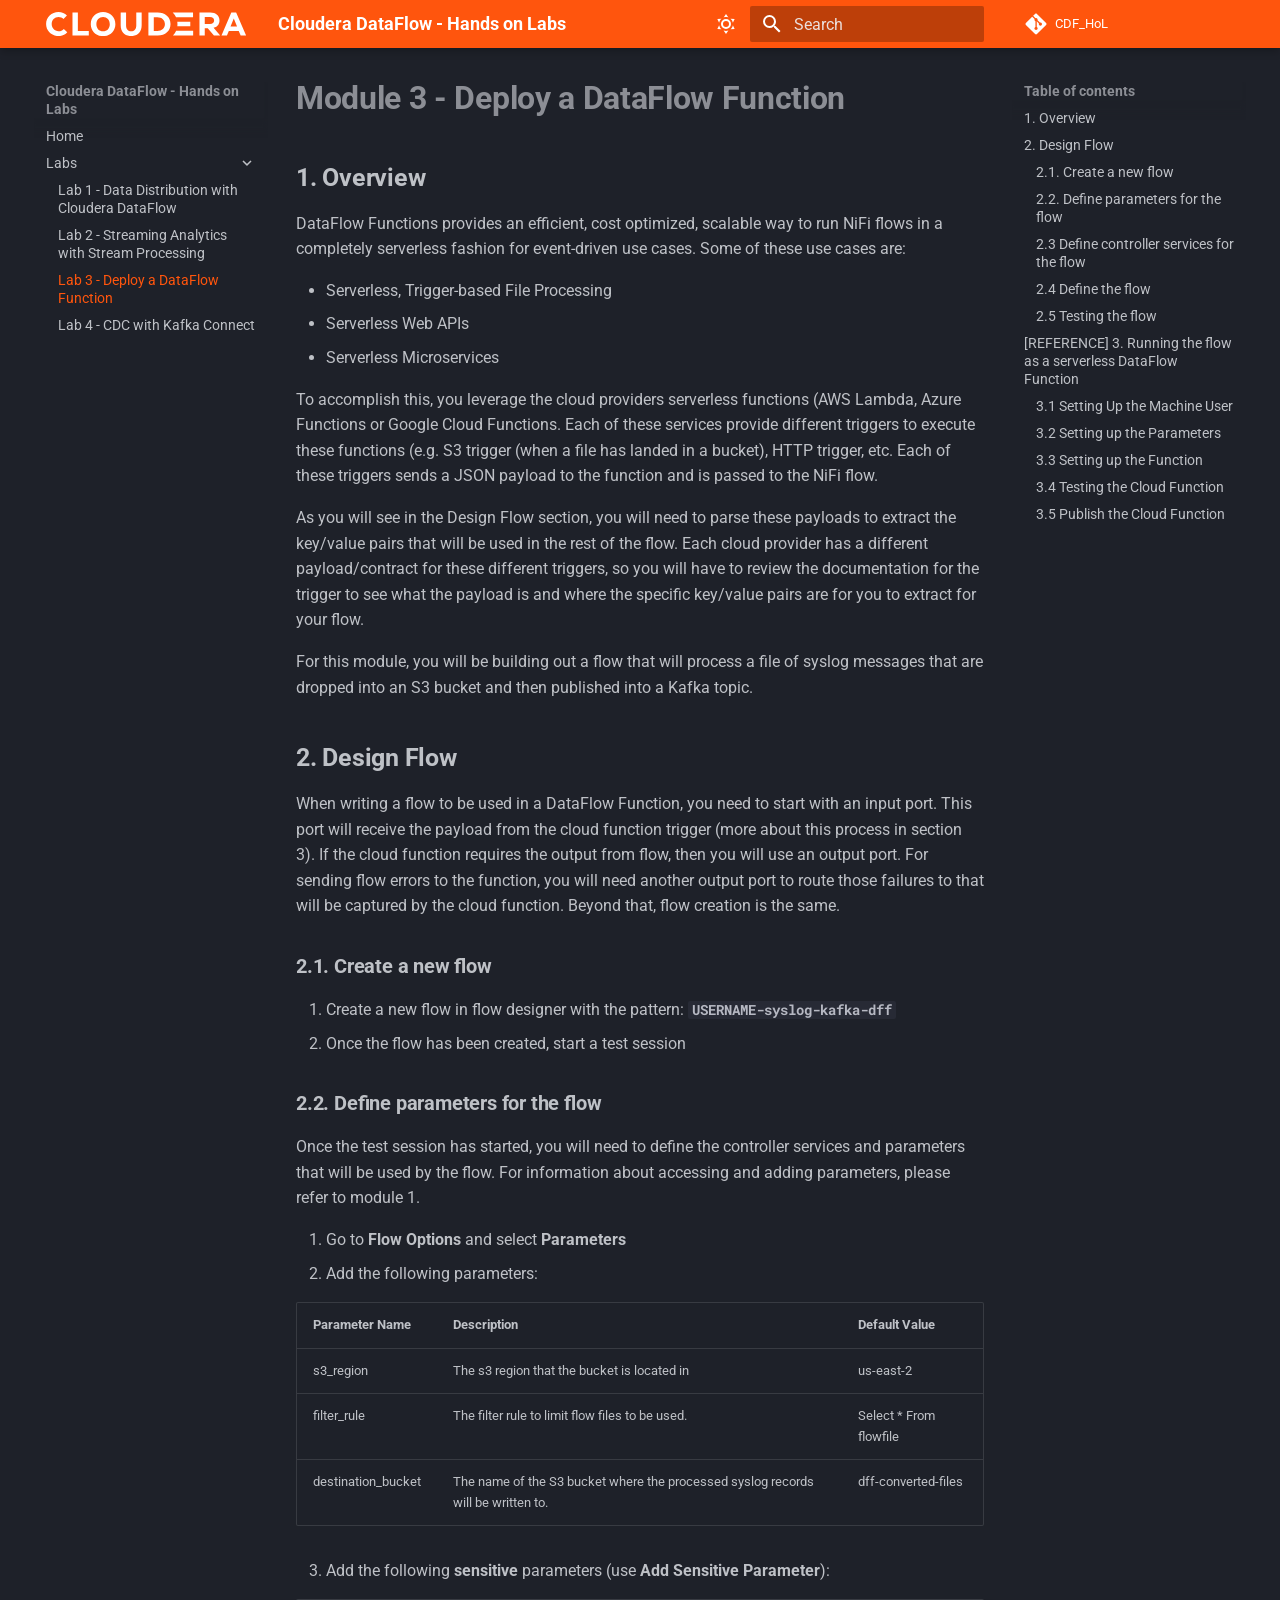
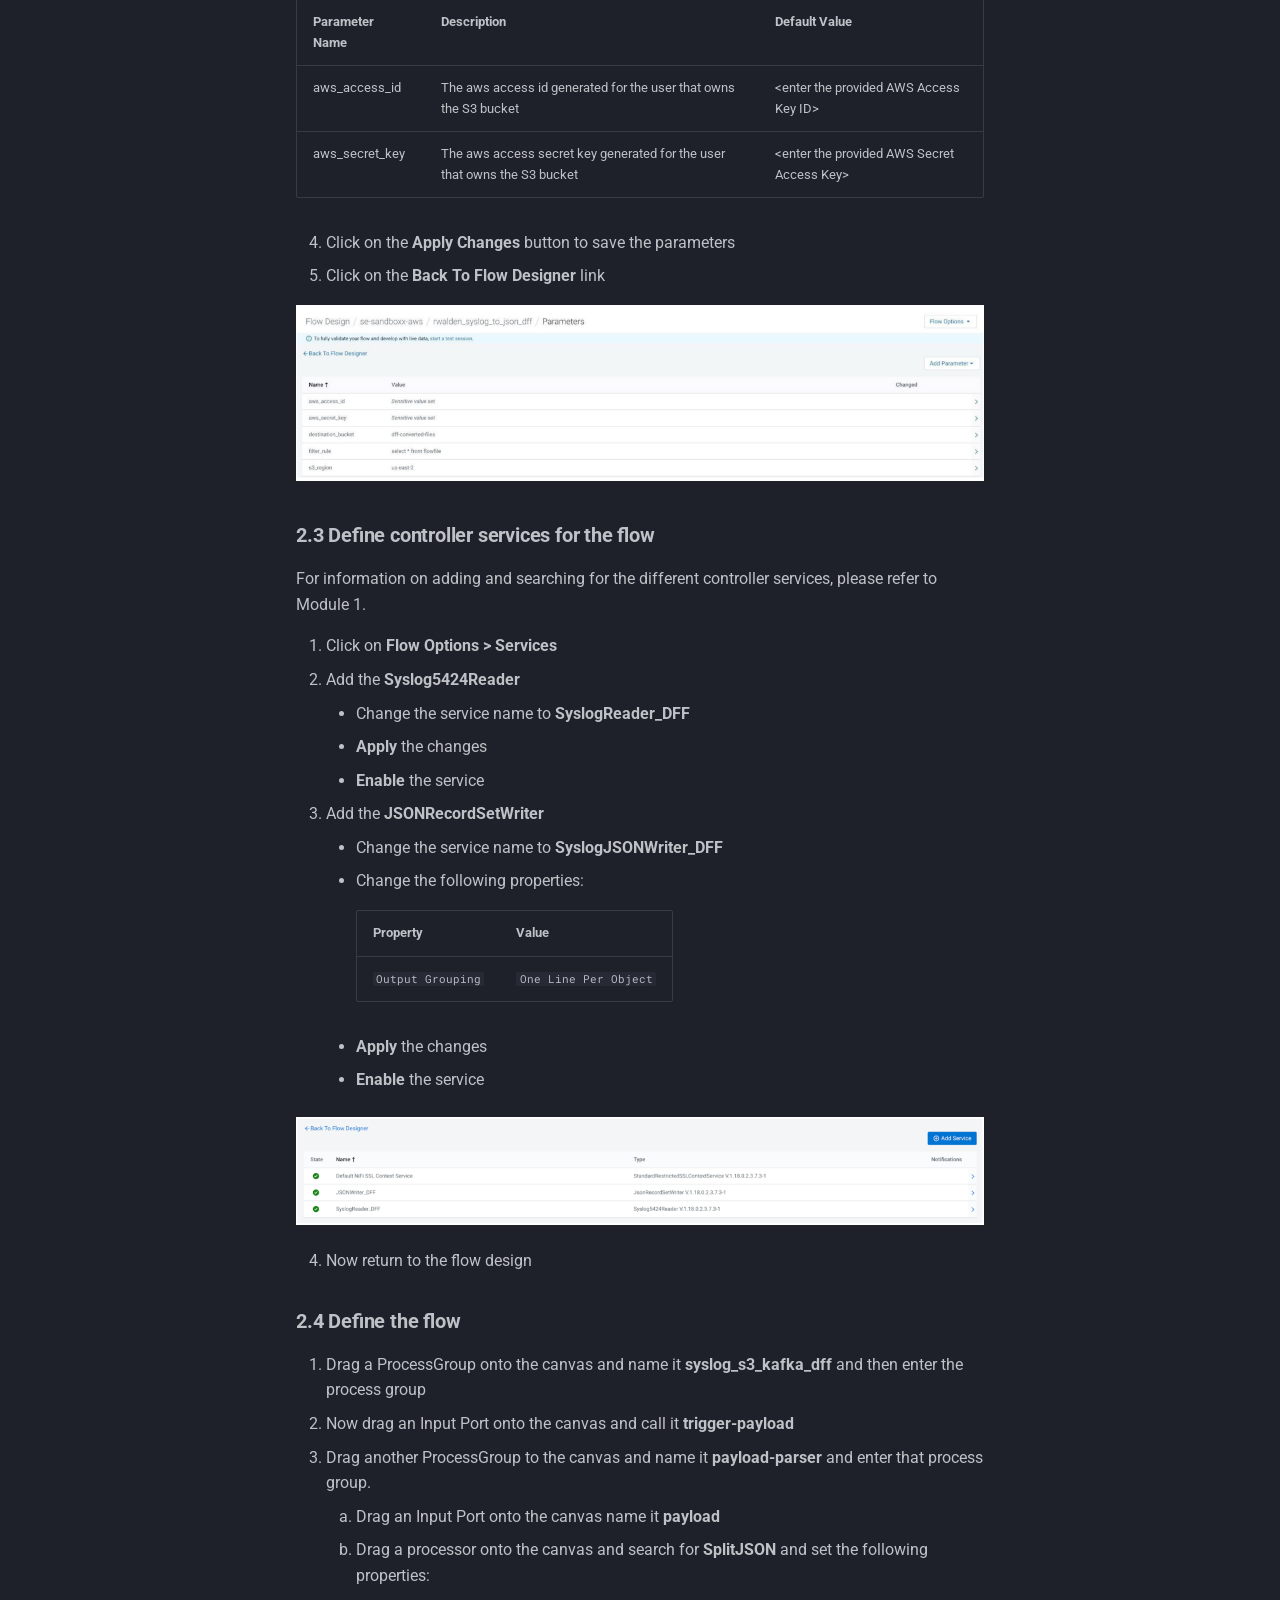
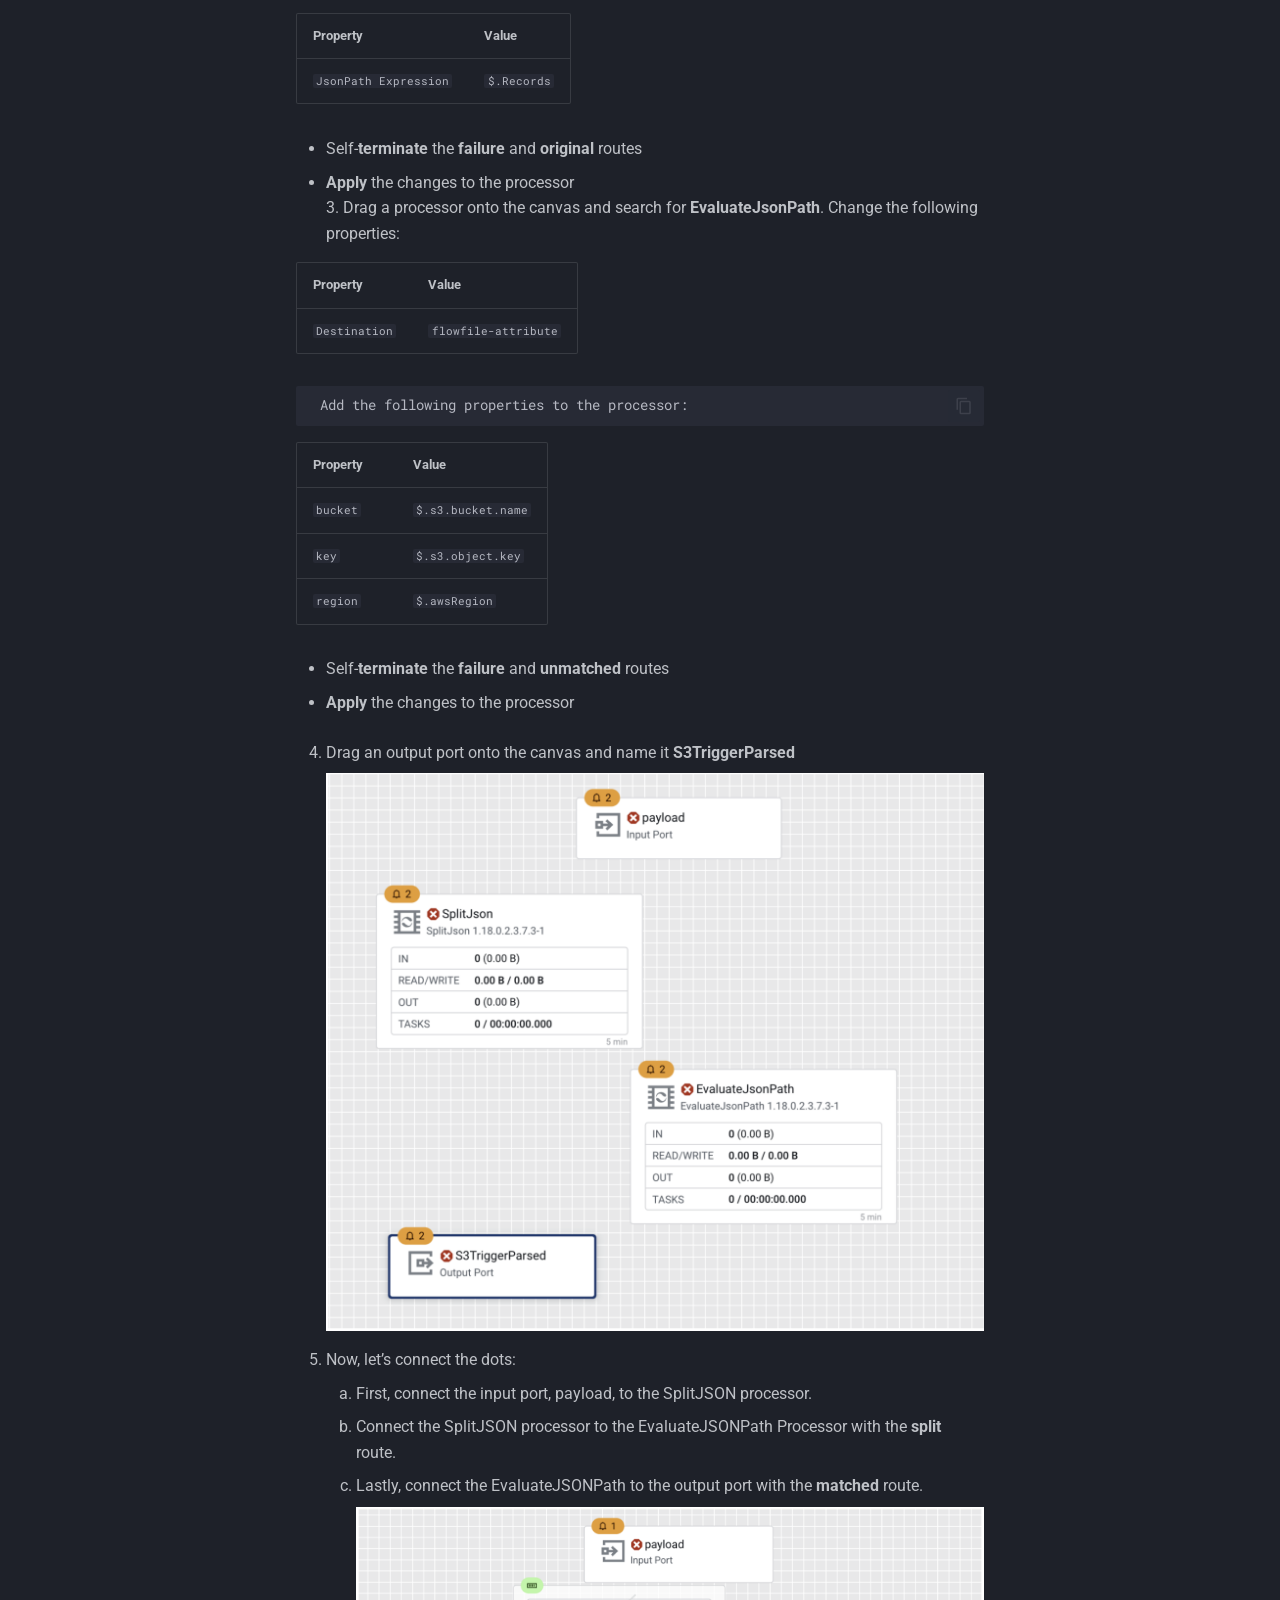
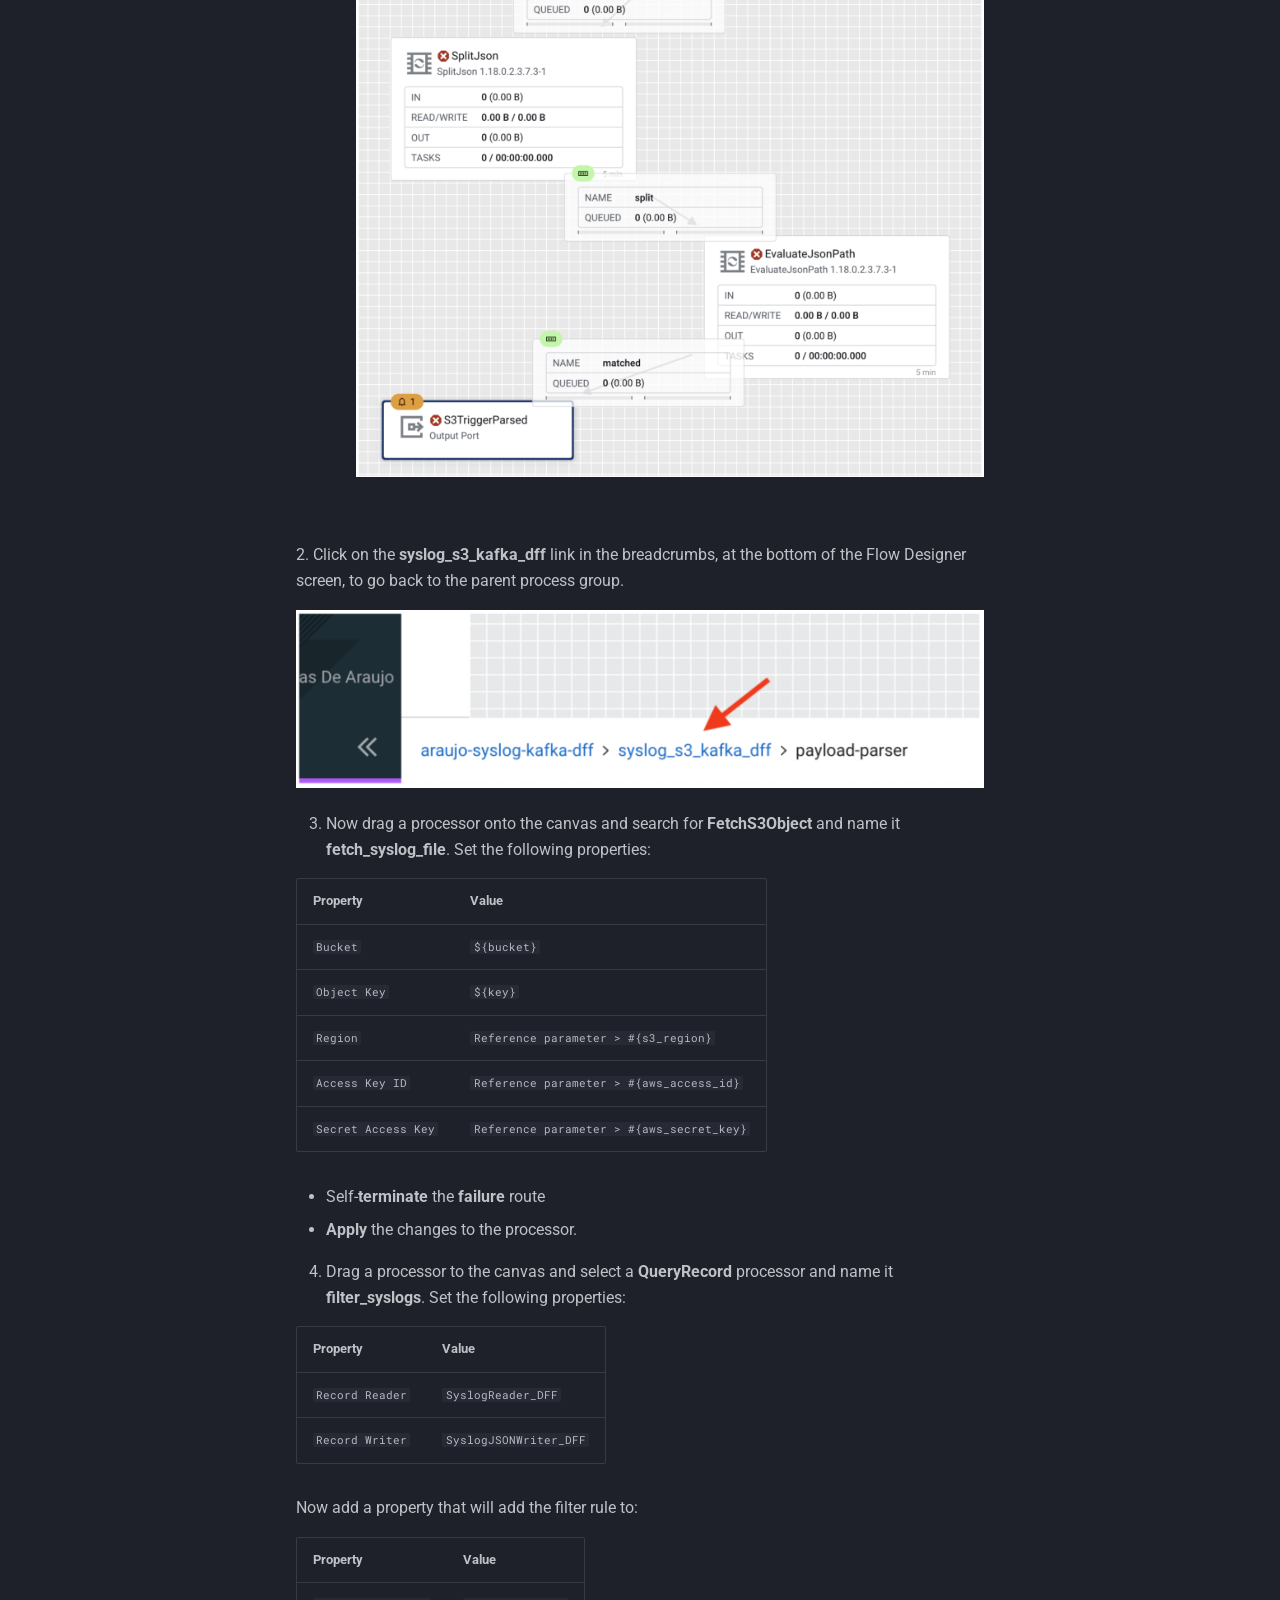
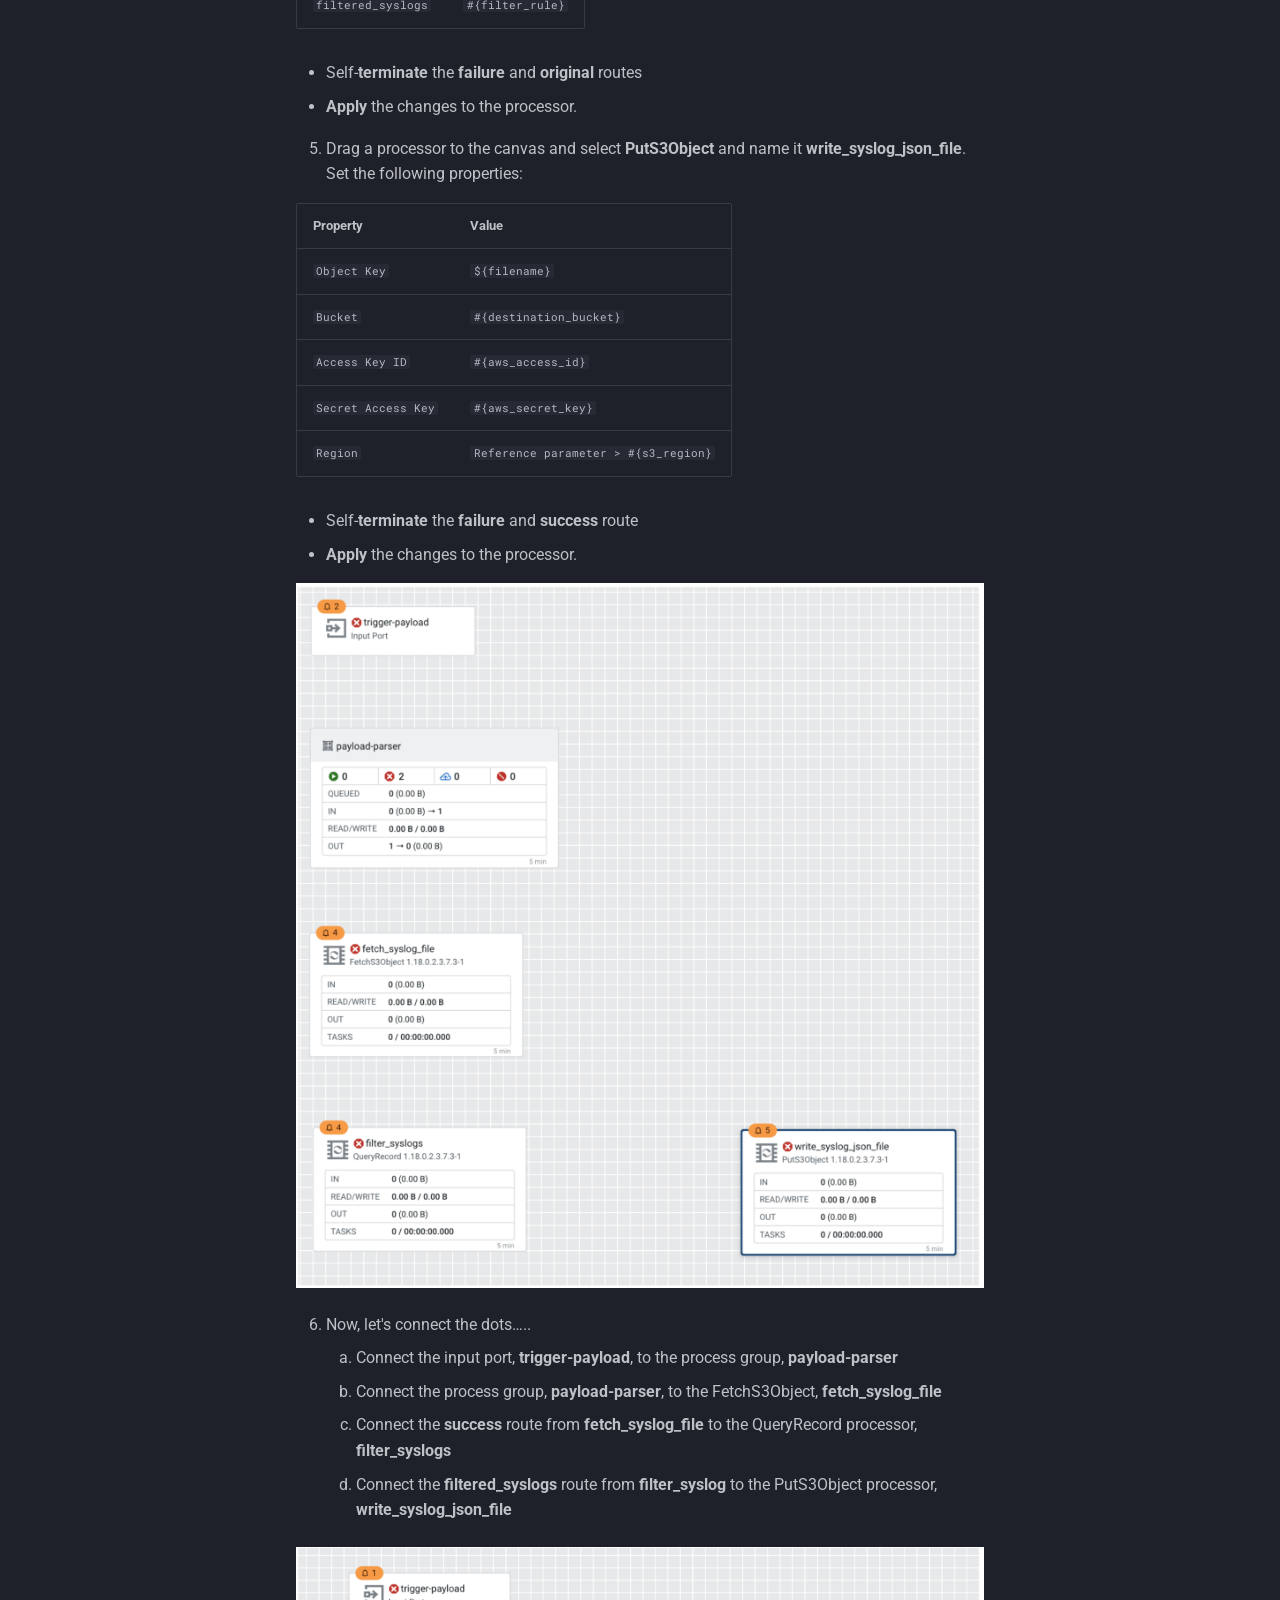
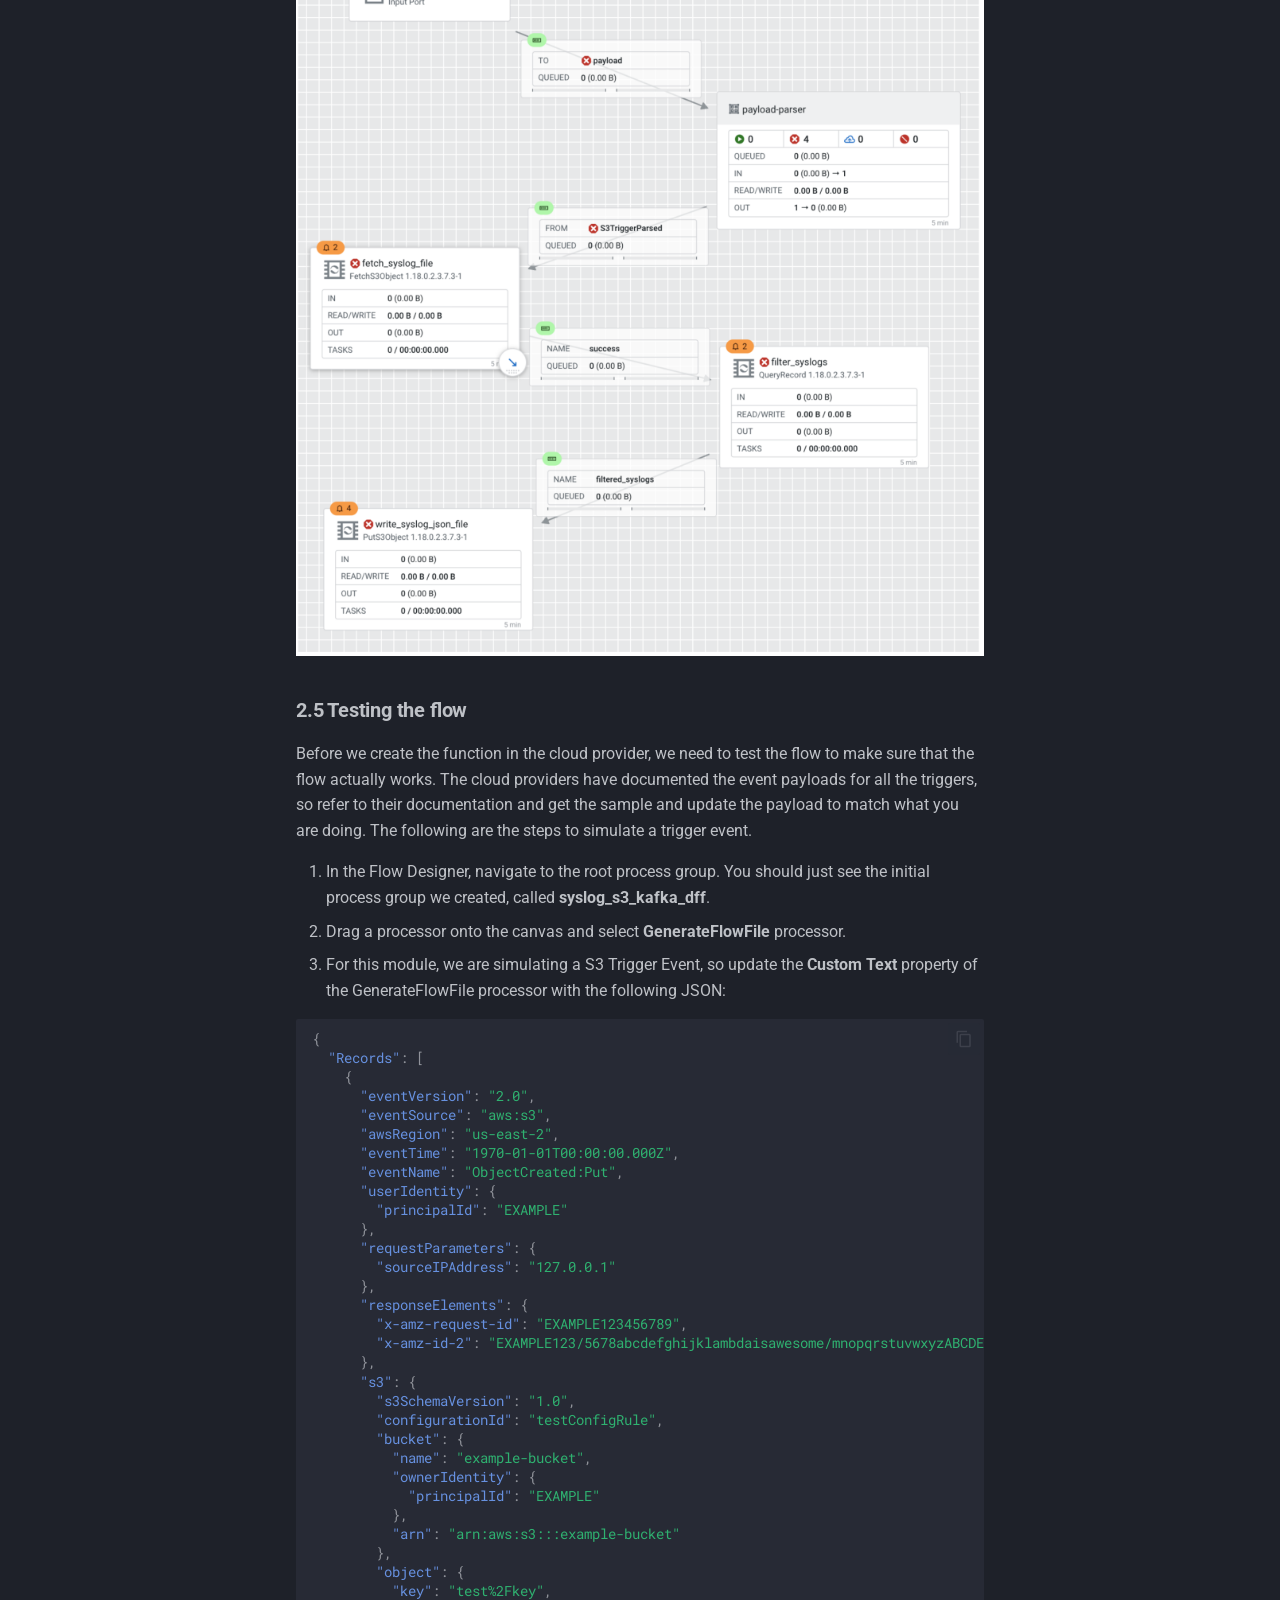
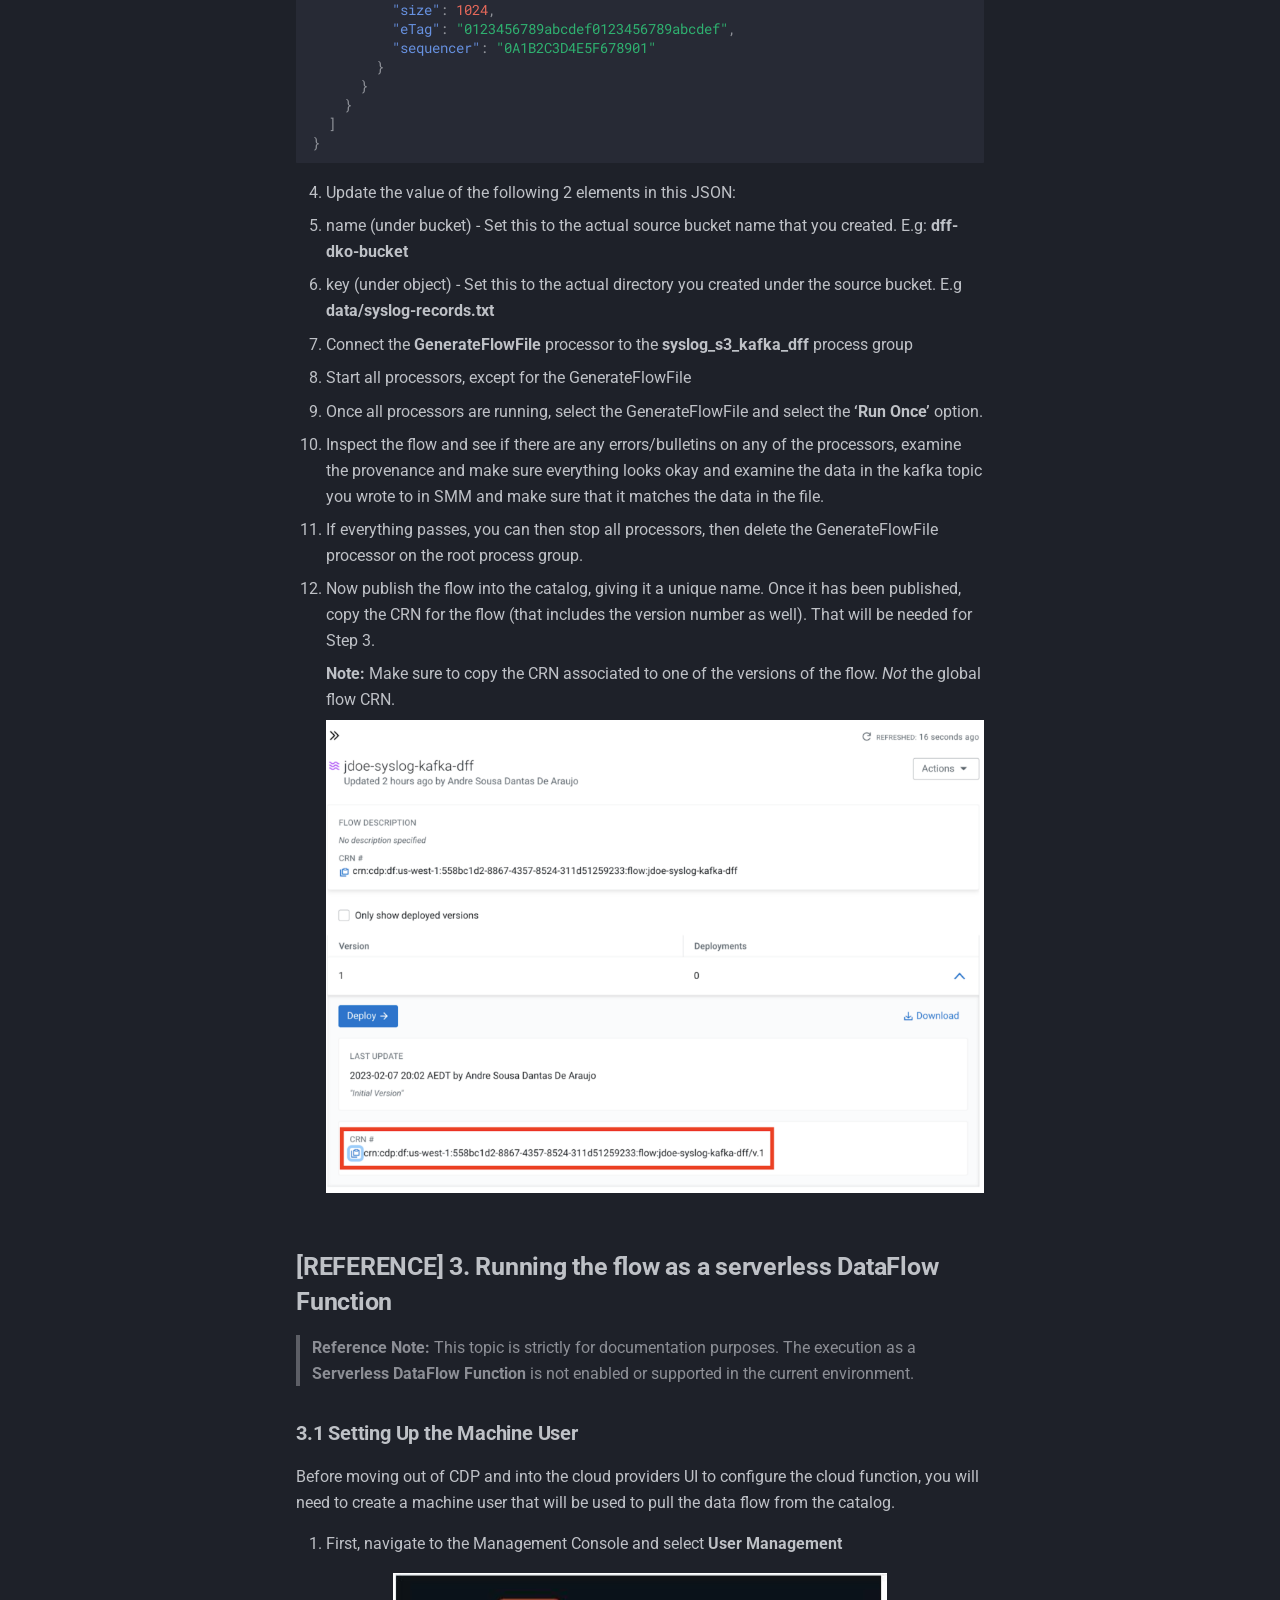
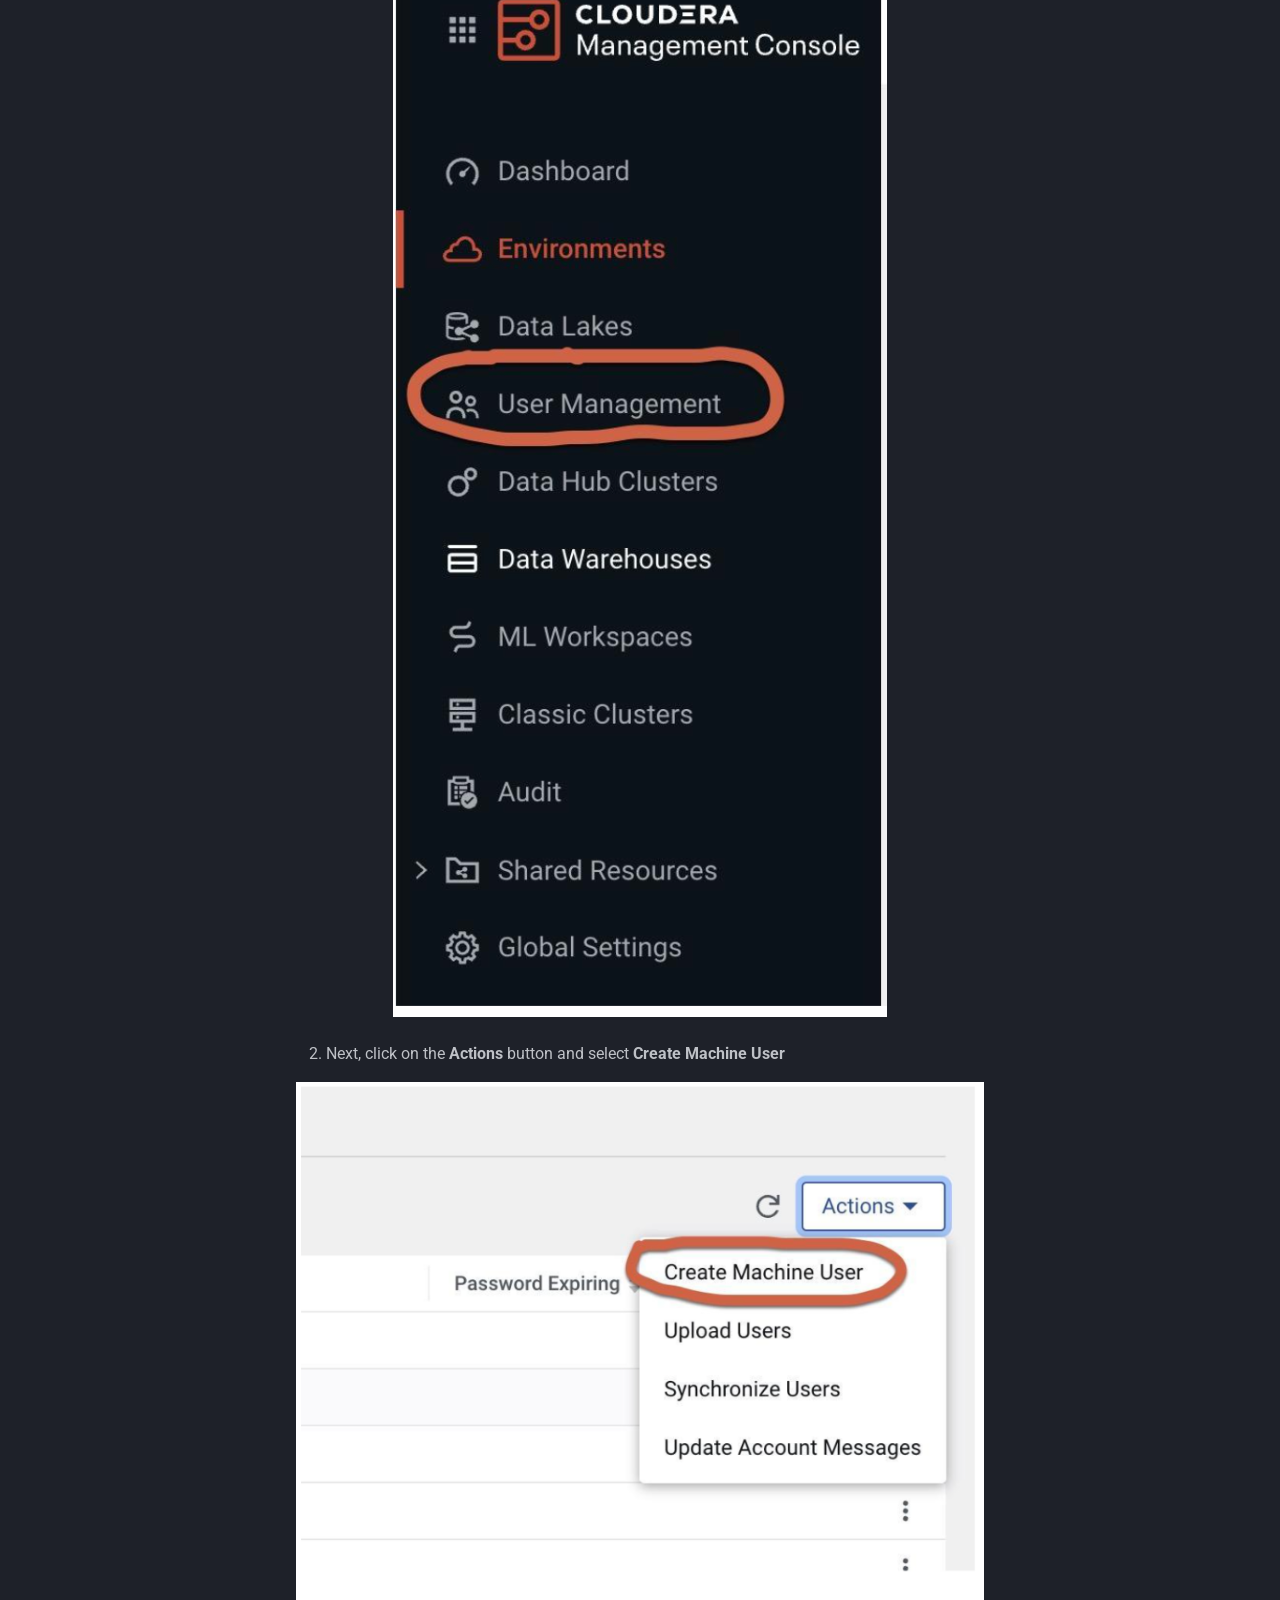
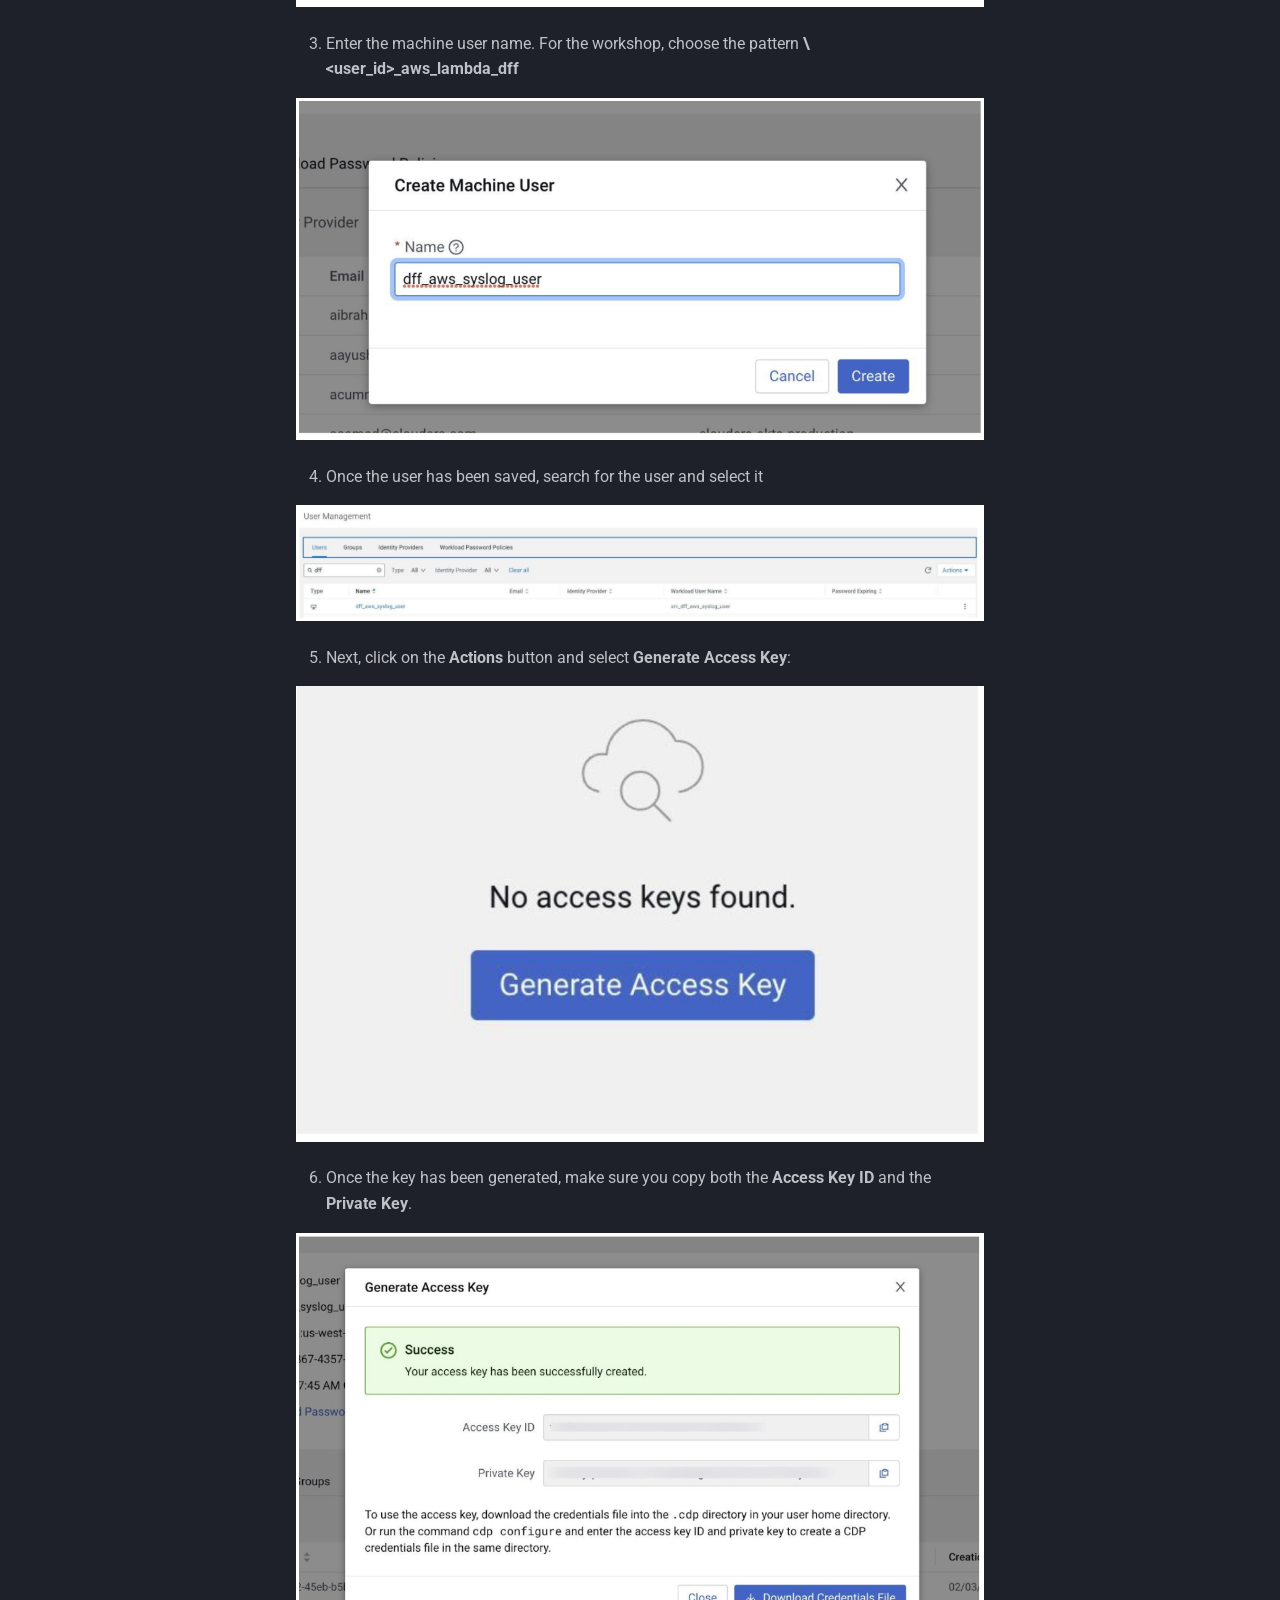
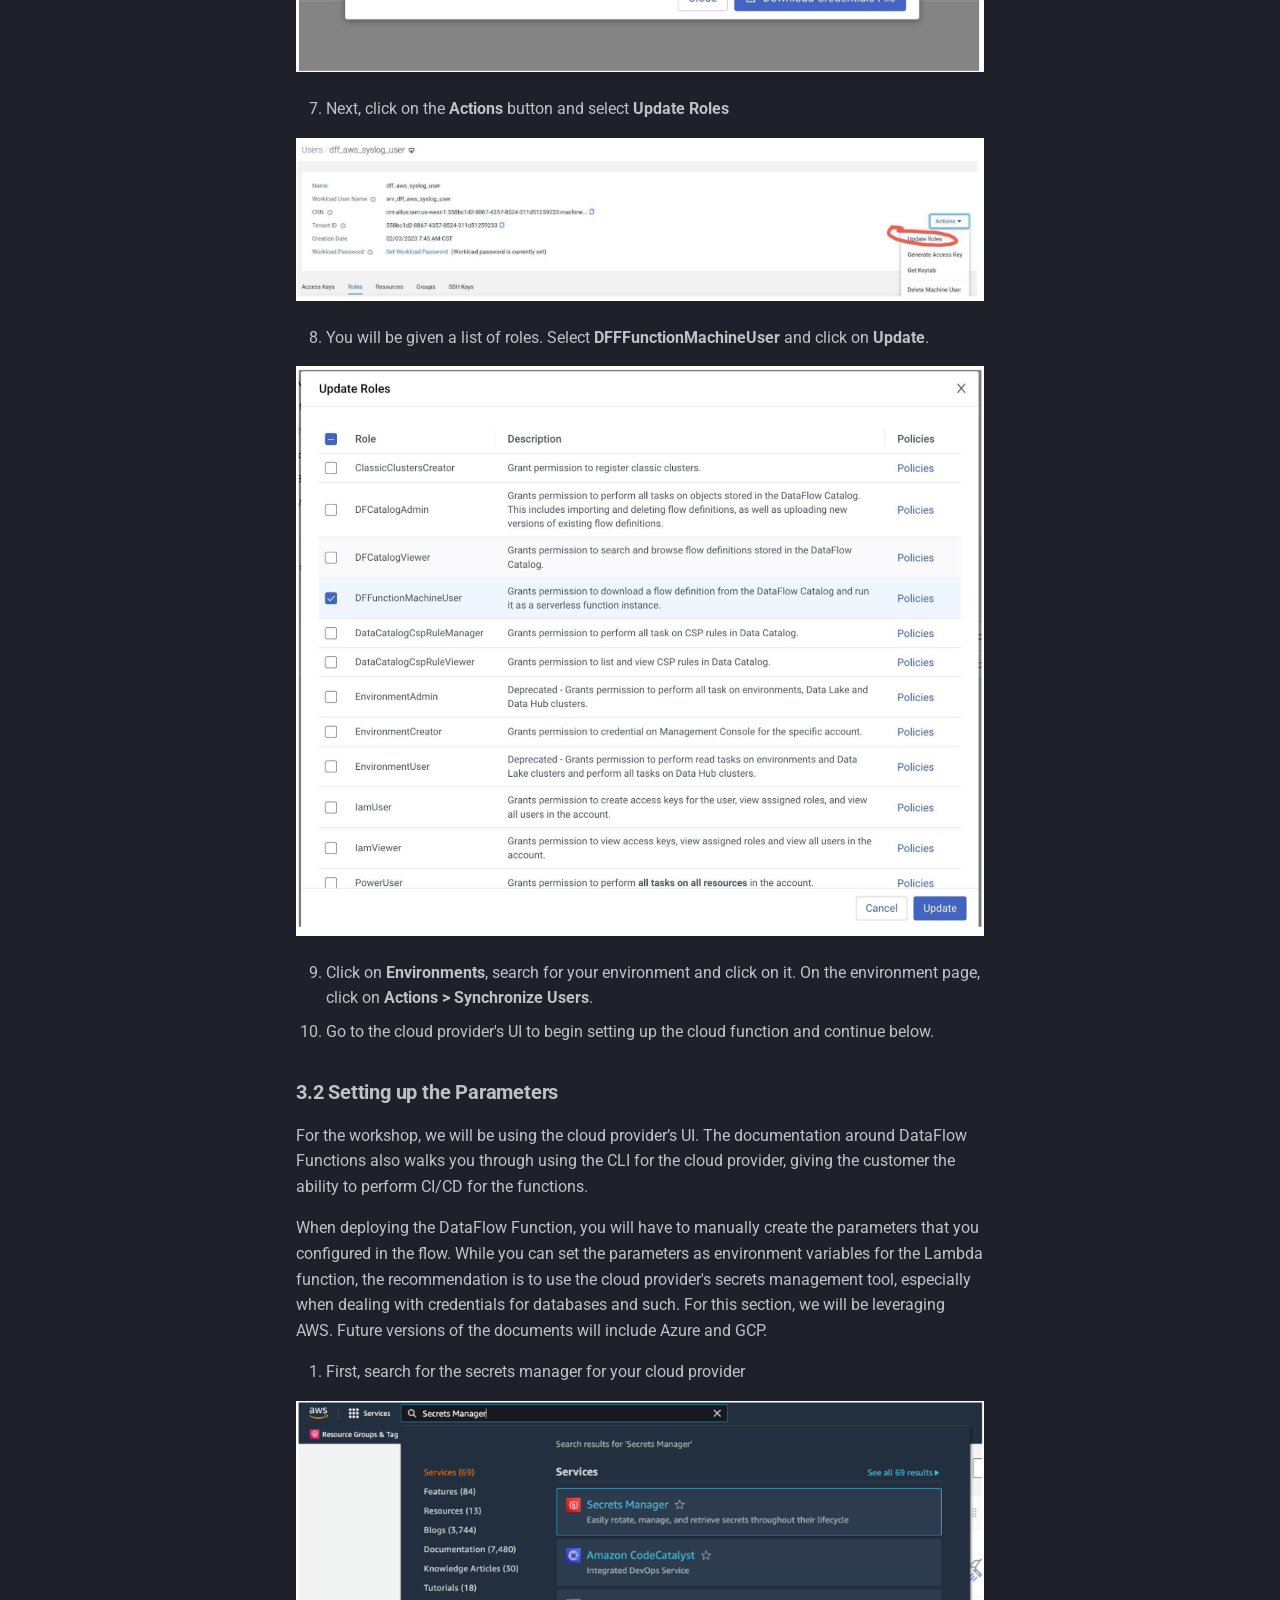
<file: labs/lab3/index.html>
<!DOCTYPE html><html lang="en" class="no-js"><head>
    
      <meta charset="utf-8">
      <meta name="viewport" content="width=device-width,initial-scale=1">
      
      
        <meta name="author" content="GOES">
      
      
      
        <link rel="prev" href="../lab2/index.html">
      
      
        <link rel="next" href="../lab4/index.html">
      
      
        
      
      
      <link rel="icon" href="../../assets/images/favicon.ico">
      <meta name="generator" content="mkdocs-1.6.1, mkdocs-material-9.7.2">
    
    
      
        <title>Lab 3 - Deploy a DataFlow Function - Cloudera DataFlow - Hands on Labs</title>
      
    
    
      <link rel="stylesheet" href="../../assets/stylesheets/main.484c7ddc.min.css">
      
        
        <link rel="stylesheet" href="../../assets/stylesheets/palette.ab4e12ef.min.css">
      
      


    
    
      
    
    
      
        
        
        <link rel="preconnect" href="https://fonts.gstatic.com" crossorigin>
        <link rel="stylesheet" href="https://fonts.googleapis.com/css?family=Roboto:300,300i,400,400i,700,700i%7CRoboto+Mono:400,400i,700,700i&amp;display=fallback">
        <style>:root{--md-text-font:"Roboto";--md-code-font:"Roboto Mono"}</style>
      
    
    
      <link rel="stylesheet" href="../../assets/stylesheets/extra.css">
    
    <script>__md_scope=new URL("../..",location),__md_hash=e=>[...e].reduce(((e,_)=>(e<<5)-e+_.charCodeAt(0)),0),__md_get=(e,_=localStorage,t=__md_scope)=>JSON.parse(_.getItem(t.pathname+"."+e)),__md_set=(e,_,t=localStorage,a=__md_scope)=>{try{t.setItem(a.pathname+"."+e,JSON.stringify(_))}catch(e){}}</script>
    
      

    
    
  <link href="../../assets/stylesheets/glightbox.min.css" rel="stylesheet"><script src="../../assets/javascripts/glightbox.min.js"></script><style id="glightbox-style">
            html.glightbox-open { overflow: initial; height: 100%; }
            .gslide-title { margin-top: 0px; user-select: text; }
            .gslide-desc { color: #666; user-select: text; }
            .gslide-image img { background: white; }
            .gscrollbar-fixer { padding-right: 15px; }
            .gdesc-inner { font-size: 0.75rem; }
            body[data-md-color-scheme="slate"] .gdesc-inner { background: var(--md-default-bg-color); }
            body[data-md-color-scheme="slate"] .gslide-title { color: var(--md-default-fg-color); }
            body[data-md-color-scheme="slate"] .gslide-desc { color: var(--md-default-fg-color); }
        </style></head>
  
  
    
    
      
    
    
    
    
    <body dir="ltr" data-md-color-scheme="slate" data-md-color-primary="custom" data-md-color-accent="custom">
  
    
    <input class="md-toggle" data-md-toggle="drawer" type="checkbox" id="__drawer" autocomplete="off">
    <input class="md-toggle" data-md-toggle="search" type="checkbox" id="__search" autocomplete="off">
    <label class="md-overlay" for="__drawer"></label>
    <div data-md-component="skip">
      
        
        <a href="#module-3-deploy-a-dataflow-function" class="md-skip">
          Skip to content
        </a>
      
    </div>
    <div data-md-component="announce">
      
    </div>
    
    
      

  

<header class="md-header md-header--shadow" data-md-component="header">
  <nav class="md-header__inner md-grid" aria-label="Header">
    <a href="../../index.html" title="Cloudera DataFlow - Hands on Labs" class="md-header__button md-logo" aria-label="Cloudera DataFlow - Hands on Labs" data-md-component="logo">
      
  <img src="../../assets/images/logo-cloudera-white.svg" alt="logo">

    </a>
    <label class="md-header__button md-icon" for="__drawer">
      
      <svg xmlns="http://www.w3.org/2000/svg" viewBox="0 0 24 24"><path d="M3 6h18v2H3zm0 5h18v2H3zm0 5h18v2H3z"></path></svg>
    </label>
    <div class="md-header__title" data-md-component="header-title">
      <div class="md-header__ellipsis">
        <div class="md-header__topic">
          <span class="md-ellipsis">
            Cloudera DataFlow - Hands on Labs
          </span>
        </div>
        <div class="md-header__topic" data-md-component="header-topic">
          <span class="md-ellipsis">
            
              Lab 3 - Deploy a DataFlow Function
            
          </span>
        </div>
      </div>
    </div>
    
      
        <form class="md-header__option" data-md-component="palette">
  
    
    
    
    <input class="md-option" data-md-color-media="" data-md-color-scheme="slate" data-md-color-primary="custom" data-md-color-accent="custom" aria-label="Switch to light mode" type="radio" name="__palette" id="__palette_0">
    
      <label class="md-header__button md-icon" title="Switch to light mode" for="__palette_1" hidden>
        <svg xmlns="http://www.w3.org/2000/svg" viewBox="0 0 24 24"><path d="M12 7a5 5 0 0 1 5 5 5 5 0 0 1-5 5 5 5 0 0 1-5-5 5 5 0 0 1 5-5m0 2a3 3 0 0 0-3 3 3 3 0 0 0 3 3 3 3 0 0 0 3-3 3 3 0 0 0-3-3m0-7 2.39 3.42C13.65 5.15 12.84 5 12 5s-1.65.15-2.39.42zM3.34 7l4.16-.35A7.2 7.2 0 0 0 5.94 8.5c-.44.74-.69 1.5-.83 2.29zm.02 10 1.76-3.77a7.131 7.131 0 0 0 2.38 4.14zM20.65 7l-1.77 3.79a7.02 7.02 0 0 0-2.38-4.15zm-.01 10-4.14.36c.59-.51 1.12-1.14 1.54-1.86.42-.73.69-1.5.83-2.29zM12 22l-2.41-3.44c.74.27 1.55.44 2.41.44.82 0 1.63-.17 2.37-.44z"></path></svg>
      </label>
    
  
    
    
    
    <input class="md-option" data-md-color-media="" data-md-color-scheme="default" data-md-color-primary="custom" data-md-color-accent="custom" aria-label="Switch to dark mode" type="radio" name="__palette" id="__palette_1">
    
      <label class="md-header__button md-icon" title="Switch to dark mode" for="__palette_0" hidden>
        <svg xmlns="http://www.w3.org/2000/svg" viewBox="0 0 24 24"><path d="m17.75 4.09-2.53 1.94.91 3.06-2.63-1.81-2.63 1.81.91-3.06-2.53-1.94L12.44 4l1.06-3 1.06 3zm3.5 6.91-1.64 1.25.59 1.98-1.7-1.17-1.7 1.17.59-1.98L15.75 11l2.06-.05L18.5 9l.69 1.95zm-2.28 4.95c.83-.08 1.72 1.1 1.19 1.85-.32.45-.66.87-1.08 1.27C15.17 23 8.84 23 4.94 19.07c-3.91-3.9-3.91-10.24 0-14.14.4-.4.82-.76 1.27-1.08.75-.53 1.93.36 1.85 1.19-.27 2.86.69 5.83 2.89 8.02a9.96 9.96 0 0 0 8.02 2.89m-1.64 2.02a12.08 12.08 0 0 1-7.8-3.47c-2.17-2.19-3.33-5-3.49-7.82-2.81 3.14-2.7 7.96.31 10.98 3.02 3.01 7.84 3.12 10.98.31"></path></svg>
      </label>
    
  
</form>
      
    
    
      <script>var palette=__md_get("__palette");if(palette&&palette.color){if("(prefers-color-scheme)"===palette.color.media){var media=matchMedia("(prefers-color-scheme: light)"),input=document.querySelector(media.matches?"[data-md-color-media='(prefers-color-scheme: light)']":"[data-md-color-media='(prefers-color-scheme: dark)']");palette.color.media=input.getAttribute("data-md-color-media"),palette.color.scheme=input.getAttribute("data-md-color-scheme"),palette.color.primary=input.getAttribute("data-md-color-primary"),palette.color.accent=input.getAttribute("data-md-color-accent")}for(var[key,value]of Object.entries(palette.color))document.body.setAttribute("data-md-color-"+key,value)}</script>
    
    
    
      
      
        <label class="md-header__button md-icon" for="__search">
          
          <svg xmlns="http://www.w3.org/2000/svg" viewBox="0 0 24 24"><path d="M9.5 3A6.5 6.5 0 0 1 16 9.5c0 1.61-.59 3.09-1.56 4.23l.27.27h.79l5 5-1.5 1.5-5-5v-.79l-.27-.27A6.52 6.52 0 0 1 9.5 16 6.5 6.5 0 0 1 3 9.5 6.5 6.5 0 0 1 9.5 3m0 2C7 5 5 7 5 9.5S7 14 9.5 14 14 12 14 9.5 12 5 9.5 5"></path></svg>
        </label>
        <div class="md-search" data-md-component="search" role="dialog">
  <label class="md-search__overlay" for="__search"></label>
  <div class="md-search__inner" role="search">
    <form class="md-search__form" name="search">
      <input type="text" class="md-search__input" name="query" aria-label="Search" placeholder="Search" autocapitalize="off" autocorrect="off" autocomplete="off" spellcheck="false" data-md-component="search-query" required>
      <label class="md-search__icon md-icon" for="__search">
        
        <svg xmlns="http://www.w3.org/2000/svg" viewBox="0 0 24 24"><path d="M9.5 3A6.5 6.5 0 0 1 16 9.5c0 1.61-.59 3.09-1.56 4.23l.27.27h.79l5 5-1.5 1.5-5-5v-.79l-.27-.27A6.52 6.52 0 0 1 9.5 16 6.5 6.5 0 0 1 3 9.5 6.5 6.5 0 0 1 9.5 3m0 2C7 5 5 7 5 9.5S7 14 9.5 14 14 12 14 9.5 12 5 9.5 5"></path></svg>
        
        <svg xmlns="http://www.w3.org/2000/svg" viewBox="0 0 24 24"><path d="M20 11v2H8l5.5 5.5-1.42 1.42L4.16 12l7.92-7.92L13.5 5.5 8 11z"></path></svg>
      </label>
      <nav class="md-search__options" aria-label="Search">
        
        <button type="reset" class="md-search__icon md-icon" title="Clear" aria-label="Clear" tabindex="-1">
          
          <svg xmlns="http://www.w3.org/2000/svg" viewBox="0 0 24 24"><path d="M19 6.41 17.59 5 12 10.59 6.41 5 5 6.41 10.59 12 5 17.59 6.41 19 12 13.41 17.59 19 19 17.59 13.41 12z"></path></svg>
        </button>
      </nav>
      
    </form>
    <div class="md-search__output">
      <div class="md-search__scrollwrap" tabindex="0" data-md-scrollfix>
        <div class="md-search-result" data-md-component="search-result">
          <div class="md-search-result__meta">
            Initializing search
          </div>
          <ol class="md-search-result__list" role="presentation"></ol>
        </div>
      </div>
    </div>
  </div>
</div>
      
    
    
      <div class="md-header__source">
        <a href="https://github.com/vitorconde/conde-hols/" title="Go to repository" class="md-source" data-md-component="source">
  <div class="md-source__icon md-icon">
    
    <svg xmlns="http://www.w3.org/2000/svg" viewBox="0 0 448 512"><!--! Font Awesome Free 7.1.0 by @fontawesome - https://fontawesome.com License - https://fontawesome.com/license/free (Icons: CC BY 4.0, Fonts: SIL OFL 1.1, Code: MIT License) Copyright 2025 Fonticons, Inc.--><path d="M439.6 236.1 244 40.5c-5.4-5.5-12.8-8.5-20.4-8.5s-15 3-20.4 8.4L162.5 81l51.5 51.5c27.1-9.1 52.7 16.8 43.4 43.7l49.7 49.7c34.2-11.8 61.2 31 35.5 56.7-26.5 26.5-70.2-2.9-56-37.3L240.3 199v121.9c25.3 12.5 22.3 41.8 9.1 55-6.4 6.4-15.2 10.1-24.3 10.1s-17.8-3.6-24.3-10.1c-17.6-17.6-11.1-46.9 11.2-56v-123c-20.8-8.5-24.6-30.7-18.6-45L142.6 101 8.5 235.1C3 240.6 0 247.9 0 255.5s3 15 8.5 20.4l195.6 195.7c5.4 5.4 12.7 8.4 20.4 8.4s15-3 20.4-8.4l194.7-194.7c5.4-5.4 8.4-12.8 8.4-20.4s-3-15-8.4-20.4"></path></svg>
  </div>
  <div class="md-source__repository">
    CDF_HoL
  </div>
</a>
      </div>
    
  </nav>
  
</header>
    
    <div class="md-container" data-md-component="container">
      
      
        
          
        
      
      <main class="md-main" data-md-component="main">
        <div class="md-main__inner md-grid">
          
            
              
              <div class="md-sidebar md-sidebar--primary" data-md-component="sidebar" data-md-type="navigation">
                <div class="md-sidebar__scrollwrap">
                  <div class="md-sidebar__inner">
                    



<nav class="md-nav md-nav--primary" aria-label="Navigation" data-md-level="0">
  <label class="md-nav__title" for="__drawer">
    <a href="../../index.html" title="Cloudera DataFlow - Hands on Labs" class="md-nav__button md-logo" aria-label="Cloudera DataFlow - Hands on Labs" data-md-component="logo">
      
  <img src="../../assets/images/logo-cloudera-white.svg" alt="logo">

    </a>
    Cloudera DataFlow - Hands on Labs
  </label>
  
    <div class="md-nav__source">
      <a href="https://github.com/vitorconde/conde-hols/" title="Go to repository" class="md-source" data-md-component="source">
  <div class="md-source__icon md-icon">
    
    <svg xmlns="http://www.w3.org/2000/svg" viewBox="0 0 448 512"><!--! Font Awesome Free 7.1.0 by @fontawesome - https://fontawesome.com License - https://fontawesome.com/license/free (Icons: CC BY 4.0, Fonts: SIL OFL 1.1, Code: MIT License) Copyright 2025 Fonticons, Inc.--><path d="M439.6 236.1 244 40.5c-5.4-5.5-12.8-8.5-20.4-8.5s-15 3-20.4 8.4L162.5 81l51.5 51.5c27.1-9.1 52.7 16.8 43.4 43.7l49.7 49.7c34.2-11.8 61.2 31 35.5 56.7-26.5 26.5-70.2-2.9-56-37.3L240.3 199v121.9c25.3 12.5 22.3 41.8 9.1 55-6.4 6.4-15.2 10.1-24.3 10.1s-17.8-3.6-24.3-10.1c-17.6-17.6-11.1-46.9 11.2-56v-123c-20.8-8.5-24.6-30.7-18.6-45L142.6 101 8.5 235.1C3 240.6 0 247.9 0 255.5s3 15 8.5 20.4l195.6 195.7c5.4 5.4 12.7 8.4 20.4 8.4s15-3 20.4-8.4l194.7-194.7c5.4-5.4 8.4-12.8 8.4-20.4s-3-15-8.4-20.4"></path></svg>
  </div>
  <div class="md-source__repository">
    CDF_HoL
  </div>
</a>
    </div>
  
  <ul class="md-nav__list" data-md-scrollfix>
    
      
      
  
  
  
  
    <li class="md-nav__item">
      <a href="../../index.html" class="md-nav__link">
        
  
  
  <span class="md-ellipsis">
    
  
    Home
  

    
  </span>
  
  

      </a>
    </li>
  

    
      
      
  
  
    
  
  
  
    
    
    
    
    
    <li class="md-nav__item md-nav__item--active md-nav__item--nested">
      
        
        
        <input class="md-nav__toggle md-toggle " type="checkbox" id="__nav_2" checked>
        
          
          <label class="md-nav__link" for="__nav_2" id="__nav_2_label" tabindex="0">
            
  
  
  <span class="md-ellipsis">
    
  
    Labs
  

    
  </span>
  
  

            <span class="md-nav__icon md-icon"></span>
          </label>
        
        <nav class="md-nav" data-md-level="1" aria-labelledby="__nav_2_label" aria-expanded="true">
          <label class="md-nav__title" for="__nav_2">
            <span class="md-nav__icon md-icon"></span>
            
  
    Labs
  

          </label>
          <ul class="md-nav__list" data-md-scrollfix>
            
              
                
  
  
  
  
    <li class="md-nav__item">
      <a href="../lab1/index.html" class="md-nav__link">
        
  
  
  <span class="md-ellipsis">
    
  
    Lab 1 - Data Distribution with Cloudera DataFlow
  

    
  </span>
  
  

      </a>
    </li>
  

              
            
              
                
  
  
  
  
    <li class="md-nav__item">
      <a href="../lab2/index.html" class="md-nav__link">
        
  
  
  <span class="md-ellipsis">
    
  
    Lab 2 - Streaming Analytics with Stream Processing
  

    
  </span>
  
  

      </a>
    </li>
  

              
            
              
                
  
  
    
  
  
  
    <li class="md-nav__item md-nav__item--active">
      
      <input class="md-nav__toggle md-toggle" type="checkbox" id="__toc">
      
      
        
      
      
        <label class="md-nav__link md-nav__link--active" for="__toc">
          
  
  
  <span class="md-ellipsis">
    
  
    Lab 3 - Deploy a DataFlow Function
  

    
  </span>
  
  

          <span class="md-nav__icon md-icon"></span>
        </label>
      
      <a href="index.html" class="md-nav__link md-nav__link--active">
        
  
  
  <span class="md-ellipsis">
    
  
    Lab 3 - Deploy a DataFlow Function
  

    
  </span>
  
  

      </a>
      
        

<nav class="md-nav md-nav--secondary" aria-label="Table of contents">
  
  
  
    
  
  
    <label class="md-nav__title" for="__toc">
      <span class="md-nav__icon md-icon"></span>
      Table of contents
    </label>
    <ul class="md-nav__list" data-md-component="toc" data-md-scrollfix>
      
        <li class="md-nav__item">
  <a href="#1-overview" class="md-nav__link">
    <span class="md-ellipsis">
      
        1. Overview
      
    </span>
  </a>
  
</li>
      
        <li class="md-nav__item">
  <a href="#2-design-flow" class="md-nav__link">
    <span class="md-ellipsis">
      
        2. Design Flow
      
    </span>
  </a>
  
    <nav class="md-nav" aria-label="2. Design Flow">
      <ul class="md-nav__list">
        
          <li class="md-nav__item">
  <a href="#21-create-a-new-flow" class="md-nav__link">
    <span class="md-ellipsis">
      
        2.1. Create a new flow
      
    </span>
  </a>
  
</li>
        
          <li class="md-nav__item">
  <a href="#22-define-parameters-for-the-flow" class="md-nav__link">
    <span class="md-ellipsis">
      
        2.2. Define parameters for the flow
      
    </span>
  </a>
  
</li>
        
          <li class="md-nav__item">
  <a href="#23-define-controller-services-for-the-flow" class="md-nav__link">
    <span class="md-ellipsis">
      
        2.3 Define controller services for the flow
      
    </span>
  </a>
  
</li>
        
          <li class="md-nav__item">
  <a href="#24-define-the-flow" class="md-nav__link">
    <span class="md-ellipsis">
      
        2.4 Define the flow
      
    </span>
  </a>
  
</li>
        
          <li class="md-nav__item">
  <a href="#25-testing-the-flow" class="md-nav__link">
    <span class="md-ellipsis">
      
        2.5 Testing the flow
      
    </span>
  </a>
  
</li>
        
      </ul>
    </nav>
  
</li>
      
        <li class="md-nav__item">
  <a href="#reference-3-running-the-flow-as-a-serverless-dataflow-function" class="md-nav__link">
    <span class="md-ellipsis">
      
        [REFERENCE] 3. Running the flow as a serverless DataFlow Function
      
    </span>
  </a>
  
    <nav class="md-nav" aria-label="[REFERENCE] 3. Running the flow as a serverless DataFlow Function">
      <ul class="md-nav__list">
        
          <li class="md-nav__item">
  <a href="#31-setting-up-the-machine-user" class="md-nav__link">
    <span class="md-ellipsis">
      
        3.1 Setting Up the Machine User
      
    </span>
  </a>
  
</li>
        
          <li class="md-nav__item">
  <a href="#32-setting-up-the-parameters" class="md-nav__link">
    <span class="md-ellipsis">
      
        3.2 Setting up the Parameters
      
    </span>
  </a>
  
</li>
        
          <li class="md-nav__item">
  <a href="#33-setting-up-the-function" class="md-nav__link">
    <span class="md-ellipsis">
      
        3.3 Setting up the Function
      
    </span>
  </a>
  
</li>
        
          <li class="md-nav__item">
  <a href="#34-testing-the-cloud-function" class="md-nav__link">
    <span class="md-ellipsis">
      
        3.4 Testing the Cloud Function
      
    </span>
  </a>
  
</li>
        
          <li class="md-nav__item">
  <a href="#35-publish-the-cloud-function" class="md-nav__link">
    <span class="md-ellipsis">
      
        3.5 Publish the Cloud Function
      
    </span>
  </a>
  
</li>
        
      </ul>
    </nav>
  
</li>
      
    </ul>
  
</nav>
      
    </li>
  

              
            
              
                
  
  
  
  
    <li class="md-nav__item">
      <a href="../lab4/index.html" class="md-nav__link">
        
  
  
  <span class="md-ellipsis">
    
  
    Lab 4 - CDC with Kafka Connect
  

    
  </span>
  
  

      </a>
    </li>
  

              
            
          </ul>
        </nav>
      
    </li>
  

    
  </ul>
</nav>
                  </div>
                </div>
              </div>
            
            
              
              <div class="md-sidebar md-sidebar--secondary" data-md-component="sidebar" data-md-type="toc">
                <div class="md-sidebar__scrollwrap">
                  <div class="md-sidebar__inner">
                    

<nav class="md-nav md-nav--secondary" aria-label="Table of contents">
  
  
  
    
  
  
    <label class="md-nav__title" for="__toc">
      <span class="md-nav__icon md-icon"></span>
      Table of contents
    </label>
    <ul class="md-nav__list" data-md-component="toc" data-md-scrollfix>
      
        <li class="md-nav__item">
  <a href="#1-overview" class="md-nav__link">
    <span class="md-ellipsis">
      
        1. Overview
      
    </span>
  </a>
  
</li>
      
        <li class="md-nav__item">
  <a href="#2-design-flow" class="md-nav__link">
    <span class="md-ellipsis">
      
        2. Design Flow
      
    </span>
  </a>
  
    <nav class="md-nav" aria-label="2. Design Flow">
      <ul class="md-nav__list">
        
          <li class="md-nav__item">
  <a href="#21-create-a-new-flow" class="md-nav__link">
    <span class="md-ellipsis">
      
        2.1. Create a new flow
      
    </span>
  </a>
  
</li>
        
          <li class="md-nav__item">
  <a href="#22-define-parameters-for-the-flow" class="md-nav__link">
    <span class="md-ellipsis">
      
        2.2. Define parameters for the flow
      
    </span>
  </a>
  
</li>
        
          <li class="md-nav__item">
  <a href="#23-define-controller-services-for-the-flow" class="md-nav__link">
    <span class="md-ellipsis">
      
        2.3 Define controller services for the flow
      
    </span>
  </a>
  
</li>
        
          <li class="md-nav__item">
  <a href="#24-define-the-flow" class="md-nav__link">
    <span class="md-ellipsis">
      
        2.4 Define the flow
      
    </span>
  </a>
  
</li>
        
          <li class="md-nav__item">
  <a href="#25-testing-the-flow" class="md-nav__link">
    <span class="md-ellipsis">
      
        2.5 Testing the flow
      
    </span>
  </a>
  
</li>
        
      </ul>
    </nav>
  
</li>
      
        <li class="md-nav__item">
  <a href="#reference-3-running-the-flow-as-a-serverless-dataflow-function" class="md-nav__link">
    <span class="md-ellipsis">
      
        [REFERENCE] 3. Running the flow as a serverless DataFlow Function
      
    </span>
  </a>
  
    <nav class="md-nav" aria-label="[REFERENCE] 3. Running the flow as a serverless DataFlow Function">
      <ul class="md-nav__list">
        
          <li class="md-nav__item">
  <a href="#31-setting-up-the-machine-user" class="md-nav__link">
    <span class="md-ellipsis">
      
        3.1 Setting Up the Machine User
      
    </span>
  </a>
  
</li>
        
          <li class="md-nav__item">
  <a href="#32-setting-up-the-parameters" class="md-nav__link">
    <span class="md-ellipsis">
      
        3.2 Setting up the Parameters
      
    </span>
  </a>
  
</li>
        
          <li class="md-nav__item">
  <a href="#33-setting-up-the-function" class="md-nav__link">
    <span class="md-ellipsis">
      
        3.3 Setting up the Function
      
    </span>
  </a>
  
</li>
        
          <li class="md-nav__item">
  <a href="#34-testing-the-cloud-function" class="md-nav__link">
    <span class="md-ellipsis">
      
        3.4 Testing the Cloud Function
      
    </span>
  </a>
  
</li>
        
          <li class="md-nav__item">
  <a href="#35-publish-the-cloud-function" class="md-nav__link">
    <span class="md-ellipsis">
      
        3.5 Publish the Cloud Function
      
    </span>
  </a>
  
</li>
        
      </ul>
    </nav>
  
</li>
      
    </ul>
  
</nav>
                  </div>
                </div>
              </div>
            
          
          
            <div class="md-content" data-md-component="content">
              
              <article class="md-content__inner md-typeset">
                
                  


  
  


<h1 id="module-3-deploy-a-dataflow-function"><strong>Module 3 - Deploy a DataFlow Function</strong></h1>
<h2 id="1-overview"><strong>1. Overview</strong></h2>
<p>DataFlow Functions provides an efficient, cost optimized, scalable way to run NiFi flows in a completely serverless fashion for event-driven use cases.  Some of these use cases are:</p>
<ul>
<li>Serverless, Trigger-based File Processing  </li>
<li>Serverless Web APIs  </li>
<li>Serverless Microservices</li>
</ul>
<p>To accomplish this, you leverage the cloud providers serverless functions (AWS Lambda, Azure Functions or Google Cloud Functions.  Each of these services provide different triggers to execute these functions (e.g. S3 trigger (when a file has landed in a bucket), HTTP trigger, etc.  Each of these triggers sends a JSON payload to the function and is passed to the NiFi flow.  </p>
<p>As you will see in the Design Flow section, you will need to parse these payloads to extract the key/value pairs that will be used in the rest of the flow.  Each cloud provider has a different payload/contract for these different triggers, so you will have to review the documentation for the trigger to see what the payload is and where the specific key/value pairs are for you to extract for your flow.</p>
<p>For this module, you will be building out a flow that will process a file of syslog messages that are dropped into an S3 bucket and then published into a Kafka topic.</p>
<h2 id="2-design-flow"><strong>2. Design Flow</strong></h2>
<p>When writing a flow to be used in a DataFlow Function, you need to start with an input port.  This port will receive the payload from the cloud function trigger (more about this process in section 3).  If the cloud function requires the output from flow, then you will use an output port.  For sending flow errors to the function, you will need another output port to route those failures to that will be captured by the cloud function.  Beyond that, flow creation is the same.</p>
<h3 id="21-create-a-new-flow"><strong>2.1. Create a new flow</strong></h3>
<ol>
<li>Create a new flow in flow designer with the pattern: <strong><code>USERNAME-syslog-kafka-dff</code></strong>  </li>
<li>Once the flow has been created, start a test session</li>
</ol>
<h3 id="22-define-parameters-for-the-flow"><strong>2.2. Define parameters for the flow</strong></h3>
<p>Once the test session has started, you will need to define the controller services and parameters that will be used by the flow.  For information about accessing and adding parameters, please refer to module 1.</p>
<ol>
<li>Go to <strong>Flow Options</strong> and select <strong>Parameters</strong>  </li>
<li>Add the following parameters:</li>
</ol>
<table>
<thead>
<tr>
<th style="text-align: left;">Parameter Name</th>
<th style="text-align: left;">Description</th>
<th style="text-align: left;">Default Value</th>
</tr>
</thead>
<tbody>
<tr>
<td style="text-align: left;">s3_region</td>
<td style="text-align: left;">The s3 region that the bucket is located in</td>
<td style="text-align: left;">us-east-2</td>
</tr>
<tr>
<td style="text-align: left;">filter_rule</td>
<td style="text-align: left;">The filter rule to limit flow files to be used.</td>
<td style="text-align: left;">Select * From flowfile</td>
</tr>
<tr>
<td style="text-align: left;">destination_bucket</td>
<td style="text-align: left;">The name of the S3 bucket where the processed syslog records will be written to.</td>
<td style="text-align: left;">dff-converted-files</td>
</tr>
</tbody>
</table>
<ol start="3">
<li>Add the following <strong>sensitive</strong> parameters (use <strong>Add Sensitive Parameter</strong>):</li>
</ol>
<table>
<thead>
<tr>
<th style="text-align: left;">Parameter Name</th>
<th style="text-align: left;">Description</th>
<th style="text-align: left;">Default Value</th>
</tr>
</thead>
<tbody>
<tr>
<td style="text-align: left;">aws_access_id</td>
<td style="text-align: left;">The aws access id generated for the user that owns the S3 bucket</td>
<td style="text-align: left;">&lt;enter the provided AWS Access Key ID&gt;</td>
</tr>
<tr>
<td style="text-align: left;">aws_secret_key</td>
<td style="text-align: left;">The aws access secret key generated for the user that owns the S3 bucket</td>
<td style="text-align: left;">&lt;enter the provided AWS Secret Access Key&gt;</td>
</tr>
</tbody>
</table>
<ol start="4">
<li>Click on the <strong>Apply Changes</strong> button to save the parameters  </li>
<li>Click on the <strong>Back To Flow Designer</strong> link</li>
</ol>
<p align="center"><a class="glightbox" data-type="image" data-width="auto" data-height="auto" href="../../assets/images/lab_images/lab3/3.112.png" data-desc-position="bottom"><img src="../../assets/images/lab_images/lab3/3.112.png" alt="Create new project in SSB"></a></p>

<h3 id="23-define-controller-services-for-the-flow"><strong>2.3 Define controller services for the flow</strong></h3>
<p>For information on adding and searching for the different controller services, please refer to Module 1.</p>
<ol>
<li>Click on <strong>Flow Options &gt; Services</strong></li>
<li>Add the <strong>Syslog5424Reader</strong><ul>
<li>Change the service name to <strong>SyslogReader_DFF</strong></li>
<li><strong>Apply</strong> the changes</li>
<li><strong>Enable</strong> the service</li>
</ul>
</li>
<li>
<p>Add the <strong>JSONRecordSetWriter</strong></p>
<ul>
<li>Change the service name to <strong>SyslogJSONWriter_DFF</strong></li>
<li>
<p>Change the following properties:</p>
<table>
<thead>
<tr>
<th style="text-align: left;">Property</th>
<th style="text-align: left;">Value</th>
</tr>
</thead>
<tbody>
<tr>
<td style="text-align: left;"><code>Output Grouping</code></td>
<td style="text-align: left;"><code>One Line Per Object</code></td>
</tr>
</tbody>
</table>
</li>
<li>
<p><strong>Apply</strong> the changes</p>
</li>
<li><strong>Enable</strong> the service</li>
</ul>
</li>
</ol>
<p align="center"><a class="glightbox" data-type="image" data-width="auto" data-height="auto" href="../../assets/images/lab_images/lab3/3.01.png" data-desc-position="bottom"><img src="../../assets/images/lab_images/lab3/3.01.png" alt="Create new project in SSB"></a></p>
<ol start="4">
<li>Now return to the flow design</li>
</ol>
<h3 id="24-define-the-flow"><strong>2.4 Define the flow</strong></h3>
<ol>
<li>Drag a ProcessGroup onto the canvas and name it <strong>syslog_s3_kafka_dff</strong> and then enter the process group  </li>
<li>Now drag an Input Port onto the canvas and call it <strong>trigger-payload</strong>  </li>
<li>Drag another ProcessGroup to the canvas and name it <strong>payload-parser</strong> and enter that process group.  <ol>
<li>Drag an Input Port onto the canvas name it <strong>payload</strong>  </li>
<li>Drag a processor onto the canvas and search for <strong>SplitJSON</strong> and set the following properties:  </li>
</ol>
</li>
</ol>
<table>
<thead>
<tr>
<th style="text-align: left;">Property</th>
<th style="text-align: left;">Value</th>
</tr>
</thead>
<tbody>
<tr>
<td style="text-align: left;"><code>JsonPath Expression</code></td>
<td style="text-align: left;"><code>$.Records</code></td>
</tr>
</tbody>
</table>
<ul>
<li>Self-<strong>terminate</strong> the <strong>failure</strong> and <strong>original</strong> routes  </li>
<li><strong>Apply</strong> the changes to the processor<br>
  3. Drag a processor onto the canvas and search for <strong>EvaluateJsonPath</strong>.  Change the following properties:  </li>
</ul>
<table>
<thead>
<tr>
<th style="text-align: left;">Property</th>
<th style="text-align: left;">Value</th>
</tr>
</thead>
<tbody>
<tr>
<td style="text-align: left;"><code>Destination</code></td>
<td style="text-align: left;"><code>flowfile-attribute</code></td>
</tr>
</tbody>
</table>
<div class="language-text highlight"><pre><span></span><code> Add the following properties to the processor:
</code></pre></div>
<table>
<thead>
<tr>
<th style="text-align: left;">Property</th>
<th style="text-align: left;">Value</th>
</tr>
</thead>
<tbody>
<tr>
<td style="text-align: left;"><code>bucket</code></td>
<td style="text-align: left;"><code>$.s3.bucket.name</code></td>
</tr>
<tr>
<td style="text-align: left;"><code>key</code></td>
<td style="text-align: left;"><code>$.s3.object.key</code></td>
</tr>
<tr>
<td style="text-align: left;"><code>region</code></td>
<td style="text-align: left;"><code>$.awsRegion</code></td>
</tr>
</tbody>
</table>
<ul>
<li>Self-<strong>terminate</strong> the <strong>failure</strong> and <strong>unmatched</strong> routes  </li>
<li><strong>Apply</strong> the changes to the processor  </li>
</ul>
<ol start="4">
<li>
<p>Drag an output port onto the canvas and name it <strong>S3TriggerParsed</strong><br>
       </p><p align="center"><a class="glightbox" data-type="image" data-width="auto" data-height="auto" href="../../assets/images/lab_images/lab3/3.112b.png" data-desc-position="bottom"><img src="../../assets/images/lab_images/lab3/3.112b.png" alt="Connect EvaluateJsonPath to output port with matched route"></a></p><p></p>
</li>
<li>
<p>Now, let’s connect the dots:  </p>
<ol>
<li>First, connect the input port, payload, to the SplitJSON processor.  </li>
<li>Connect the SplitJSON processor to the EvaluateJSONPath Processor with the <strong>split</strong> route.  </li>
<li>Lastly, connect the EvaluateJSONPath to the output port with the <strong>matched</strong> route.<br>
     <p align="center"><a class="glightbox" data-type="image" data-width="auto" data-height="auto" href="../../assets/images/lab_images/lab3/3.113.png" data-desc-position="bottom"><img src="../../assets/images/lab_images/lab3/3.113.png" alt="Connect EvaluateJsonPath to output port with matched route"></a></p></li>
</ol>
</li>
</ol>
<p><br>
2. Click on the <strong>syslog_s3_kafka_dff</strong> link in the breadcrumbs, at the bottom of the Flow Designer screen, to go back to the parent process group.</p>
<p align="center"><a class="glightbox" data-type="image" data-width="auto" data-height="auto" href="../../assets/images/lab_images/lab3/3.114.png" data-desc-position="bottom"><img src="../../assets/images/lab_images/lab3/3.114.png" alt="Navigate to parent process group in Flow Designer"></a></p>

<ol start="3">
<li>Now drag a processor onto the canvas and search for <strong>FetchS3Object</strong> and name it <strong>fetch_syslog_file</strong>.  Set the following properties:  </li>
</ol>
<table>
<thead>
<tr>
<th style="text-align: left;">Property</th>
<th style="text-align: left;">Value</th>
</tr>
</thead>
<tbody>
<tr>
<td style="text-align: left;"><code>Bucket</code></td>
<td style="text-align: left;"><code>${bucket}</code></td>
</tr>
<tr>
<td style="text-align: left;"><code>Object Key</code></td>
<td style="text-align: left;"><code>${key}</code></td>
</tr>
<tr>
<td style="text-align: left;"><code>Region</code></td>
<td style="text-align: left;"><code>Reference parameter &gt; #{s3_region}</code></td>
</tr>
<tr>
<td style="text-align: left;"><code>Access Key ID</code></td>
<td style="text-align: left;"><code>Reference parameter &gt; #{aws_access_id}</code></td>
</tr>
<tr>
<td style="text-align: left;"><code>Secret Access Key</code></td>
<td style="text-align: left;"><code>Reference parameter &gt; #{aws_secret_key}</code></td>
</tr>
</tbody>
</table>
<ul>
<li>Self-<strong>terminate</strong> the <strong>failure</strong> route  </li>
<li><strong>Apply</strong> the changes to the processor.  </li>
</ul>
<ol start="4">
<li>Drag a processor to the canvas and select a <strong>QueryRecord</strong> processor and name it <strong>filter_syslogs</strong>.  Set the following properties:  </li>
</ol>
<table>
<thead>
<tr>
<th style="text-align: left;">Property</th>
<th style="text-align: left;">Value</th>
</tr>
</thead>
<tbody>
<tr>
<td style="text-align: left;"><code>Record Reader</code></td>
<td style="text-align: left;"><code>SyslogReader_DFF</code></td>
</tr>
<tr>
<td style="text-align: left;"><code>Record Writer</code></td>
<td style="text-align: left;"><code>SyslogJSONWriter_DFF</code></td>
</tr>
</tbody>
</table>
<p>Now add a property that will add the filter rule to:</p>
<table>
<thead>
<tr>
<th style="text-align: left;">Property</th>
<th style="text-align: left;">Value</th>
</tr>
</thead>
<tbody>
<tr>
<td style="text-align: left;"><code>filtered_syslogs</code></td>
<td style="text-align: left;"><code>#{filter_rule}</code></td>
</tr>
</tbody>
</table>
<ul>
<li>Self-<strong>terminate</strong> the <strong>failure</strong> and <strong>original</strong> routes  </li>
<li><strong>Apply</strong> the changes to the processor.  </li>
</ul>
<ol start="5">
<li>Drag a processor to the canvas and select <strong>PutS3Object</strong> and name it <strong>write_syslog_json_file</strong>.  Set the following properties:  </li>
</ol>
<table>
<thead>
<tr>
<th style="text-align: left;">Property</th>
<th style="text-align: left;">Value</th>
</tr>
</thead>
<tbody>
<tr>
<td style="text-align: left;"><code>Object Key</code></td>
<td style="text-align: left;"><code>${filename}</code></td>
</tr>
<tr>
<td style="text-align: left;"><code>Bucket</code></td>
<td style="text-align: left;"><code>#{destination_bucket}</code></td>
</tr>
<tr>
<td style="text-align: left;"><code>Access Key ID</code></td>
<td style="text-align: left;"><code>#{aws_access_id}</code></td>
</tr>
<tr>
<td style="text-align: left;"><code>Secret Access Key</code></td>
<td style="text-align: left;"><code>#{aws_secret_key}</code></td>
</tr>
<tr>
<td style="text-align: left;"><code>Region</code></td>
<td style="text-align: left;"><code>Reference parameter &gt; #{s3_region}</code></td>
</tr>
</tbody>
</table>
<ul>
<li>Self-<strong>terminate</strong> the <strong>failure</strong> and <strong>success</strong> route  </li>
<li><strong>Apply</strong> the changes to the processor.  </li>
</ul>
<p align="center"><a class="glightbox" data-type="image" data-width="auto" data-height="auto" href="../../assets/images/lab_images/lab3/3.115.png" data-desc-position="bottom"><img src="../../assets/images/lab_images/lab3/3.115.png" alt="PutS3Object processor configuration"></a></p>

<ol start="6">
<li>Now, let's connect the dots…..  <ol>
<li>Connect the input port, <strong>trigger-payload</strong>, to the process group, <strong>payload-parser</strong>  </li>
<li>Connect the process group, <strong>payload-parser</strong>, to the FetchS3Object, <strong>fetch_syslog_file</strong>  </li>
<li>Connect the <strong>success</strong> route from <strong>fetch_syslog_file</strong> to the QueryRecord processor, <strong>filter_syslogs</strong>  </li>
<li>Connect the <strong>filtered_syslogs</strong> route from <strong>filter_syslog</strong> to the PutS3Object processor, <strong>write_syslog_json_file</strong></li>
</ol>
</li>
</ol>
<p align="center"><a class="glightbox" data-type="image" data-width="auto" data-height="auto" href="../../assets/images/lab_images/lab3/3.116.png" data-desc-position="bottom"><img src="../../assets/images/lab_images/lab3/3.116.png" alt="Flow connections overview"></a></p>

<h3 id="25-testing-the-flow"><strong>2.5 Testing the flow</strong></h3>
<p>Before we create the function in the cloud provider, we need to test the flow to make sure that the flow actually works.  The cloud providers have documented the event payloads for all the triggers, so refer to their documentation and get the sample and update the payload to match what you are doing.  The following are the steps to simulate a trigger event.</p>
<ol>
<li>In the Flow Designer, navigate to the root process group.  You should just see the initial process group we created, called <strong>syslog_s3_kafka_dff</strong>.  </li>
<li>Drag a processor onto the canvas and select <strong>GenerateFlowFile</strong> processor.  </li>
<li>For this module, we are simulating a S3 Trigger Event, so update the <strong>Custom Text</strong> property of the GenerateFlowFile processor with the following JSON:</li>
</ol>
<div class="language-json highlight"><pre><span></span><code><span id="__span-0-1"><a id="__codelineno-0-1" name="__codelineno-0-1" href="#__codelineno-0-1"></a><span class="p">{</span>
</span><span id="__span-0-2"><a id="__codelineno-0-2" name="__codelineno-0-2" href="#__codelineno-0-2"></a><span class="w">  </span><span class="nt">"Records"</span><span class="p">:</span><span class="w"> </span><span class="p">[</span>
</span><span id="__span-0-3"><a id="__codelineno-0-3" name="__codelineno-0-3" href="#__codelineno-0-3"></a><span class="w">    </span><span class="p">{</span>
</span><span id="__span-0-4"><a id="__codelineno-0-4" name="__codelineno-0-4" href="#__codelineno-0-4"></a><span class="w">      </span><span class="nt">"eventVersion"</span><span class="p">:</span><span class="w"> </span><span class="s2">"2.0"</span><span class="p">,</span>
</span><span id="__span-0-5"><a id="__codelineno-0-5" name="__codelineno-0-5" href="#__codelineno-0-5"></a><span class="w">      </span><span class="nt">"eventSource"</span><span class="p">:</span><span class="w"> </span><span class="s2">"aws:s3"</span><span class="p">,</span>
</span><span id="__span-0-6"><a id="__codelineno-0-6" name="__codelineno-0-6" href="#__codelineno-0-6"></a><span class="w">      </span><span class="nt">"awsRegion"</span><span class="p">:</span><span class="w"> </span><span class="s2">"us-east-2"</span><span class="p">,</span>
</span><span id="__span-0-7"><a id="__codelineno-0-7" name="__codelineno-0-7" href="#__codelineno-0-7"></a><span class="w">      </span><span class="nt">"eventTime"</span><span class="p">:</span><span class="w"> </span><span class="s2">"1970-01-01T00:00:00.000Z"</span><span class="p">,</span>
</span><span id="__span-0-8"><a id="__codelineno-0-8" name="__codelineno-0-8" href="#__codelineno-0-8"></a><span class="w">      </span><span class="nt">"eventName"</span><span class="p">:</span><span class="w"> </span><span class="s2">"ObjectCreated:Put"</span><span class="p">,</span>
</span><span id="__span-0-9"><a id="__codelineno-0-9" name="__codelineno-0-9" href="#__codelineno-0-9"></a><span class="w">      </span><span class="nt">"userIdentity"</span><span class="p">:</span><span class="w"> </span><span class="p">{</span>
</span><span id="__span-0-10"><a id="__codelineno-0-10" name="__codelineno-0-10" href="#__codelineno-0-10"></a><span class="w">        </span><span class="nt">"principalId"</span><span class="p">:</span><span class="w"> </span><span class="s2">"EXAMPLE"</span>
</span><span id="__span-0-11"><a id="__codelineno-0-11" name="__codelineno-0-11" href="#__codelineno-0-11"></a><span class="w">      </span><span class="p">},</span>
</span><span id="__span-0-12"><a id="__codelineno-0-12" name="__codelineno-0-12" href="#__codelineno-0-12"></a><span class="w">      </span><span class="nt">"requestParameters"</span><span class="p">:</span><span class="w"> </span><span class="p">{</span>
</span><span id="__span-0-13"><a id="__codelineno-0-13" name="__codelineno-0-13" href="#__codelineno-0-13"></a><span class="w">        </span><span class="nt">"sourceIPAddress"</span><span class="p">:</span><span class="w"> </span><span class="s2">"127.0.0.1"</span>
</span><span id="__span-0-14"><a id="__codelineno-0-14" name="__codelineno-0-14" href="#__codelineno-0-14"></a><span class="w">      </span><span class="p">},</span>
</span><span id="__span-0-15"><a id="__codelineno-0-15" name="__codelineno-0-15" href="#__codelineno-0-15"></a><span class="w">      </span><span class="nt">"responseElements"</span><span class="p">:</span><span class="w"> </span><span class="p">{</span>
</span><span id="__span-0-16"><a id="__codelineno-0-16" name="__codelineno-0-16" href="#__codelineno-0-16"></a><span class="w">        </span><span class="nt">"x-amz-request-id"</span><span class="p">:</span><span class="w"> </span><span class="s2">"EXAMPLE123456789"</span><span class="p">,</span>
</span><span id="__span-0-17"><a id="__codelineno-0-17" name="__codelineno-0-17" href="#__codelineno-0-17"></a><span class="w">        </span><span class="nt">"x-amz-id-2"</span><span class="p">:</span><span class="w"> </span><span class="s2">"EXAMPLE123/5678abcdefghijklambdaisawesome/mnopqrstuvwxyzABCDEFGH"</span>
</span><span id="__span-0-18"><a id="__codelineno-0-18" name="__codelineno-0-18" href="#__codelineno-0-18"></a><span class="w">      </span><span class="p">},</span>
</span><span id="__span-0-19"><a id="__codelineno-0-19" name="__codelineno-0-19" href="#__codelineno-0-19"></a><span class="w">      </span><span class="nt">"s3"</span><span class="p">:</span><span class="w"> </span><span class="p">{</span>
</span><span id="__span-0-20"><a id="__codelineno-0-20" name="__codelineno-0-20" href="#__codelineno-0-20"></a><span class="w">        </span><span class="nt">"s3SchemaVersion"</span><span class="p">:</span><span class="w"> </span><span class="s2">"1.0"</span><span class="p">,</span>
</span><span id="__span-0-21"><a id="__codelineno-0-21" name="__codelineno-0-21" href="#__codelineno-0-21"></a><span class="w">        </span><span class="nt">"configurationId"</span><span class="p">:</span><span class="w"> </span><span class="s2">"testConfigRule"</span><span class="p">,</span>
</span><span id="__span-0-22"><a id="__codelineno-0-22" name="__codelineno-0-22" href="#__codelineno-0-22"></a><span class="w">        </span><span class="nt">"bucket"</span><span class="p">:</span><span class="w"> </span><span class="p">{</span>
</span><span id="__span-0-23"><a id="__codelineno-0-23" name="__codelineno-0-23" href="#__codelineno-0-23"></a><span class="w">          </span><span class="nt">"name"</span><span class="p">:</span><span class="w"> </span><span class="s2">"example-bucket"</span><span class="p">,</span>
</span><span id="__span-0-24"><a id="__codelineno-0-24" name="__codelineno-0-24" href="#__codelineno-0-24"></a><span class="w">          </span><span class="nt">"ownerIdentity"</span><span class="p">:</span><span class="w"> </span><span class="p">{</span>
</span><span id="__span-0-25"><a id="__codelineno-0-25" name="__codelineno-0-25" href="#__codelineno-0-25"></a><span class="w">            </span><span class="nt">"principalId"</span><span class="p">:</span><span class="w"> </span><span class="s2">"EXAMPLE"</span>
</span><span id="__span-0-26"><a id="__codelineno-0-26" name="__codelineno-0-26" href="#__codelineno-0-26"></a><span class="w">          </span><span class="p">},</span>
</span><span id="__span-0-27"><a id="__codelineno-0-27" name="__codelineno-0-27" href="#__codelineno-0-27"></a><span class="w">          </span><span class="nt">"arn"</span><span class="p">:</span><span class="w"> </span><span class="s2">"arn:aws:s3:::example-bucket"</span>
</span><span id="__span-0-28"><a id="__codelineno-0-28" name="__codelineno-0-28" href="#__codelineno-0-28"></a><span class="w">        </span><span class="p">},</span>
</span><span id="__span-0-29"><a id="__codelineno-0-29" name="__codelineno-0-29" href="#__codelineno-0-29"></a><span class="w">        </span><span class="nt">"object"</span><span class="p">:</span><span class="w"> </span><span class="p">{</span>
</span><span id="__span-0-30"><a id="__codelineno-0-30" name="__codelineno-0-30" href="#__codelineno-0-30"></a><span class="w">          </span><span class="nt">"key"</span><span class="p">:</span><span class="w"> </span><span class="s2">"test%2Fkey"</span><span class="p">,</span>
</span><span id="__span-0-31"><a id="__codelineno-0-31" name="__codelineno-0-31" href="#__codelineno-0-31"></a><span class="w">          </span><span class="nt">"size"</span><span class="p">:</span><span class="w"> </span><span class="mi">1024</span><span class="p">,</span>
</span><span id="__span-0-32"><a id="__codelineno-0-32" name="__codelineno-0-32" href="#__codelineno-0-32"></a><span class="w">          </span><span class="nt">"eTag"</span><span class="p">:</span><span class="w"> </span><span class="s2">"0123456789abcdef0123456789abcdef"</span><span class="p">,</span>
</span><span id="__span-0-33"><a id="__codelineno-0-33" name="__codelineno-0-33" href="#__codelineno-0-33"></a><span class="w">          </span><span class="nt">"sequencer"</span><span class="p">:</span><span class="w"> </span><span class="s2">"0A1B2C3D4E5F678901"</span>
</span><span id="__span-0-34"><a id="__codelineno-0-34" name="__codelineno-0-34" href="#__codelineno-0-34"></a><span class="w">        </span><span class="p">}</span>
</span><span id="__span-0-35"><a id="__codelineno-0-35" name="__codelineno-0-35" href="#__codelineno-0-35"></a><span class="w">      </span><span class="p">}</span>
</span><span id="__span-0-36"><a id="__codelineno-0-36" name="__codelineno-0-36" href="#__codelineno-0-36"></a><span class="w">    </span><span class="p">}</span>
</span><span id="__span-0-37"><a id="__codelineno-0-37" name="__codelineno-0-37" href="#__codelineno-0-37"></a><span class="w">  </span><span class="p">]</span>
</span><span id="__span-0-38"><a id="__codelineno-0-38" name="__codelineno-0-38" href="#__codelineno-0-38"></a><span class="p">}</span>
</span></code></pre></div>
<ol start="4">
<li>Update the value of the following 2 elements in this JSON:  </li>
<li>name (under bucket) - Set this to the actual source bucket name that  you created. E.g: <strong>dff-dko-bucket</strong>  </li>
<li>
<p>key (under object) - Set this to the actual directory you created under the source bucket. E.g <strong>data/syslog-records.txt</strong></p>
</li>
<li>
<p>Connect the <strong>GenerateFlowFile</strong> processor to the <strong>syslog_s3_kafka_dff</strong> process group  </p>
</li>
<li>Start all processors, except for the GenerateFlowFile  </li>
<li>Once all processors are running, select the GenerateFlowFile and select the <strong>‘Run Once’</strong> option.  </li>
<li>Inspect the flow and see if there are any errors/bulletins on any of the processors, examine the provenance and make sure everything looks okay and examine the data in the kafka topic you wrote to in SMM and make sure that it matches the data in the file.  </li>
<li>If everything passes, you can then stop all processors, then delete the GenerateFlowFile processor on the root process group.  </li>
<li>
<p>Now publish the flow into the catalog, giving it a unique name.  Once it has been published, copy the CRN for the flow (that includes the version number as well).  That will be needed for Step 3.</p>
<p><strong>Note:</strong> Make sure to copy the CRN associated to one of the versions of the flow. <em>Not</em> the global flow CRN.</p>
<p></p><p align="center"><a class="glightbox" data-type="image" data-width="auto" data-height="auto" href="../../assets/images/lab_images/lab3/3.117.png" data-desc-position="bottom"><img src="../../assets/images/lab_images/lab3/3.117.png" alt="Publish flow and copy CRN"></a></p><p></p>
</li>
</ol>
<h2 id="reference-3-running-the-flow-as-a-serverless-dataflow-function"><strong>[REFERENCE] 3. Running the flow as a serverless DataFlow Function</strong></h2>
<blockquote>
<p><strong>Reference Note:</strong> This topic is strictly for documentation purposes. The execution as a <strong>Serverless DataFlow Function</strong> is not enabled or supported in the current environment.</p>
</blockquote>
<h3 id="31-setting-up-the-machine-user"><strong>3.1 Setting Up the Machine User</strong></h3>
<p>Before moving out of CDP and into the cloud providers UI to configure the cloud function, you will need to create a machine user that will be used to pull the data flow from the catalog.</p>
<ol>
<li>First, navigate to the Management Console and select <strong>User Management</strong></li>
</ol>
<p align="center"><a class="glightbox" data-type="image" data-width="auto" data-height="auto" href="../../assets/images/lab_images/lab3/3.118.png" data-desc-position="bottom"><img src="../../assets/images/lab_images/lab3/3.118.png" alt="User Management in CDP"></a></p>

<ol start="2">
<li>Next, click on the <strong>Actions</strong> button and select <strong>Create Machine User</strong></li>
</ol>
<p align="center"><a class="glightbox" data-type="image" data-width="auto" data-height="auto" href="../../assets/images/lab_images/lab3/3.119.png" data-desc-position="bottom"><img src="../../assets/images/lab_images/lab3/3.119.png" alt="Create Machine User in CDP"></a></p>

<ol start="3">
<li>Enter the machine user name.  For the workshop, choose the pattern <strong>\&lt;user_id&gt;_aws_lambda_dff</strong></li>
</ol>
<p align="center"><a class="glightbox" data-type="image" data-width="auto" data-height="auto" href="../../assets/images/lab_images/lab3/3.120.png" data-desc-position="bottom"><img src="../../assets/images/lab_images/lab3/3.120.png" alt="Enter machine user name"></a></p>

<ol start="4">
<li>Once the user has been saved, search for the user and select it</li>
</ol>
<p align="center"><a class="glightbox" data-type="image" data-width="auto" data-height="auto" href="../../assets/images/lab_images/lab3/3.121.png" data-desc-position="bottom"><img src="../../assets/images/lab_images/lab3/3.121.png" alt="Search and select machine user"></a></p>

<ol start="5">
<li>Next, click on the <strong>Actions</strong> button and select <strong>Generate Access Key</strong>:</li>
</ol>
<p align="center"><a class="glightbox" data-type="image" data-width="auto" data-height="auto" href="../../assets/images/lab_images/lab3/3.122.png" data-desc-position="bottom"><img src="../../assets/images/lab_images/lab3/3.122.png" alt="Generate Access Key for machine user"></a></p>

<ol start="6">
<li>Once the key has been generated, make sure you copy both the <strong>Access Key ID</strong> and the <strong>Private Key</strong>.</li>
</ol>
<p align="center"><a class="glightbox" data-type="image" data-width="auto" data-height="auto" href="../../assets/images/lab_images/lab3/3.123.png" data-desc-position="bottom"><img src="../../assets/images/lab_images/lab3/3.123.png" alt="Copy Access Key ID and Private Key"></a></p>

<ol start="7">
<li>Next, click on the <strong>Actions</strong> button and select <strong>Update Roles</strong></li>
</ol>
<p align="center"><a class="glightbox" data-type="image" data-width="auto" data-height="auto" href="../../assets/images/lab_images/lab3/3.124.png" data-desc-position="bottom"><img src="../../assets/images/lab_images/lab3/3.124.png" alt="Update Roles for machine user"></a></p>

<ol start="8">
<li>You will be given a list of roles.  Select <strong>DFFFunctionMachineUser</strong> and click on <strong>Update</strong>.</li>
</ol>
<p align="center"><a class="glightbox" data-type="image" data-width="auto" data-height="auto" href="../../assets/images/lab_images/lab3/3.125.png" data-desc-position="bottom"><img src="../../assets/images/lab_images/lab3/3.125.png" alt="Select DFFFunctionMachineUser role"></a></p>
<ol start="9">
<li>Click on <strong>Environments</strong>, search for your environment and click on it. On the environment page, click on <strong>Actions &gt; Synchronize Users</strong>.  </li>
<li>Go to the cloud provider's UI to begin setting up the cloud function and continue below.  </li>
</ol>
<h3 id="32-setting-up-the-parameters"><strong>3.2 Setting up the Parameters</strong></h3>
<p>For the workshop, we will be using the cloud provider’s UI.  The documentation around DataFlow Functions also walks you through using the CLI for the cloud provider, giving the customer the ability to perform CI/CD for the functions.</p>
<p>When deploying the DataFlow Function, you will have to manually create the parameters that you configured in the flow.  While you can set the parameters as environment variables for the Lambda function, the recommendation is to use the cloud provider's secrets management tool, especially when dealing with credentials for databases and such.  For this section, we will be leveraging AWS.  Future versions of the documents will include Azure and GCP.</p>
<ol>
<li>First, search for the secrets manager for your cloud provider</li>
</ol>
<p align="center"><a class="glightbox" data-type="image" data-width="auto" data-height="auto" href="../../assets/images/lab_images/lab3/3.126.png" data-desc-position="bottom"><img src="../../assets/images/lab_images/lab3/3.126.png" alt="Search for secrets manager"></a></p>

<ol start="2">
<li>On AWS Secrets Manager, click on <strong>Store a new secret</strong> and select <strong>Other type of secret</strong>.</li>
</ol>
<p align="center"><a class="glightbox" data-type="image" data-width="auto" data-height="auto" href="../../assets/images/lab_images/lab3/3.127.png" data-desc-position="bottom"><img src="../../assets/images/lab_images/lab3/3.127.png" alt="Store a new secret in AWS Secrets Manager"></a></p>

<ol start="3">
<li>In that screen, you can begin adding all the parameters as key/value pairs:</li>
</ol>
<p align="center"><a class="glightbox" data-type="image" data-width="auto" data-height="auto" href="../../assets/images/lab_images/lab3/3.128.png" data-desc-position="bottom"><img src="../../assets/images/lab_images/lab3/3.128.png" alt="Add parameters as key/value pairs"></a></p>

<ol start="4">
<li>Once you are done, click <strong>Next</strong>.  </li>
<li>Give it a name and description.  If the customer wants to use CI/CD, they can provide an environment/app-type pattern, as seen below.  For the workshop, follow the following pattern: <strong>&lt;user name&gt;/DFF/Syslog</strong></li>
</ol>
<p align="center"><a class="glightbox" data-type="image" data-width="auto" data-height="auto" href="../../assets/images/lab_images/lab3/3.129.png" data-desc-position="bottom"><img src="../../assets/images/lab_images/lab3/3.129.png" alt="Name and describe the secret"></a></p>

<ol start="6">
<li>For the rest of the steps, accept the defaults.  Review the changes and save the secret.</li>
</ol>
<p align="center"><a class="glightbox" data-type="image" data-width="auto" data-height="auto" href="../../assets/images/lab_images/lab3/3.130.png" data-desc-position="bottom"><img src="../../assets/images/lab_images/lab3/3.130.png" alt="Review and save the secret"></a></p>

<ol start="7">
<li>One thing to take note of: the secret has a last retrieved date, so if something isn’t working with the function, look here first to make sure the secret is being accessed before digging into the logs.</li>
</ol>
<p align="center"><a class="glightbox" data-type="image" data-width="auto" data-height="auto" href="../../assets/images/lab_images/lab3/3.131.png" data-desc-position="bottom"><img src="../../assets/images/lab_images/lab3/3.131.png" alt="Check last retrieved date for secret"></a></p>
<ol start="8">
<li>Once saved, go back into the secret and copy its ARN.  You will need that to create the permissions for the Lambda service role to be able to access the secret.</li>
</ol>
<p align="center"><a class="glightbox" data-type="image" data-width="auto" data-height="auto" href="../../assets/images/lab_images/lab3/3.132.png" data-desc-position="bottom"><img src="../../assets/images/lab_images/lab3/3.132.png" alt="Copy ARN for secret"></a></p>

<h3 id="33-setting-up-the-function"><strong>3.3 Setting up the Function</strong></h3>
<ol>
<li>Navigate to the search box and go to the Lambda function UI.</li>
</ol>
<p align="center"><a class="glightbox" data-type="image" data-width="auto" data-height="auto" href="../../assets/images/lab_images/lab3/3.133.png" data-desc-position="bottom"><img src="../../assets/images/lab_images/lab3/3.133.png" alt="Navigate to Lambda function UI"></a></p>

<ol start="2">
<li>Click on the region selector and ensure you are in the same region as the bucket that you're using.  </li>
<li>In this UI, select the Create function button</li>
</ol>
<p align="center"><a class="glightbox" data-type="image" data-width="auto" data-height="auto" href="../../assets/images/lab_images/lab3/3.134.png" data-desc-position="bottom"><img src="../../assets/images/lab_images/lab3/3.134.png" alt="Create function in AWS Lambda"></a></p>
<ol start="4">
<li>In the Create function screen, select <strong>Author from scratch</strong>.  </li>
<li>Give the function a name, using the pattern <strong>&lt;user_id&gt;_syslog_dff</strong>.  </li>
<li>For <strong>Runtime</strong>, select the <strong>Java 8 on Amazon Linux 2</strong>.  </li>
<li>Click <strong>Create function</strong> to save.</li>
</ol>
<p align="center"><a class="glightbox" data-type="image" data-width="auto" data-height="auto" href="../../assets/images/lab_images/lab3/3.135.png" data-desc-position="bottom"><img src="../../assets/images/lab_images/lab3/3.135.png" alt="Save Lambda function"></a></p>

<ol start="8">
<li>Click on the <strong>Code</strong> tab and then click on <strong>Upload from &gt; Amazon S3 location</strong>.</li>
</ol>
<p>Here you have two options:<br>
<em> You can upload the zip file, downloaded from the DataFlow UI for functions; OR<br>
</em> Pull it in from a S3 bucket, using the HTTP URL for the bucket. You can get the URL using the Copy URL button in the AWS UI:</p>
<p align="center"><a class="glightbox" data-type="image" data-width="auto" data-height="auto" href="../../assets/images/lab_images/lab3/3.136.png" data-desc-position="bottom"><img src="../../assets/images/lab_images/lab3/3.136.png" alt="Save Lambda function"></a></p>

<p>For example: 
</p><div class="language-json highlight"><pre><span></span><code><span id="__span-1-1"><a id="__codelineno-1-1" name="__codelineno-1-1" href="#__codelineno-1-1"></a><span class="w">  </span><span class="err">h</span><span class="kc">tt</span><span class="err">ps</span><span class="p">:</span><span class="c1">//dff-dko-bucket.s3.us-east-2.amazonaws.com/lib/naaf-aws-lambda-1.0.0.2.3.7.0-100-bin.zip</span>
</span></code></pre></div>
  Paste the ZIP file's S3 URL on the <strong>Amazon S3 link URL</strong> and click <strong>Save</strong>.<p></p>
<p align="center"><a class="glightbox" data-type="image" data-width="auto" data-height="auto" href="../../assets/images/lab_images/lab3/3.137.png" data-desc-position="bottom"><img src="../../assets/images/lab_images/lab3/3.137.png" alt="Paste S3 URL and save"></a></p>
<ol start="9">
<li>Next, still under the <strong>Code</strong> tab, click on the <strong>Edit</strong> button for the <strong>Runtime</strong> settings.  You will need to update the <strong>Handler</strong> to be:  </li>
</ol>
<div class="language-json highlight"><pre><span></span><code><span id="__span-2-1"><a id="__codelineno-2-1" name="__codelineno-2-1" href="#__codelineno-2-1"></a><span class="w">   </span><span class="err">com.cloudera.</span><span class="kc">naaf</span><span class="err">.aws.lambda.S</span><span class="kc">tateless</span><span class="err">NiFiFu</span><span class="kc">n</span><span class="err">c</span><span class="kc">t</span><span class="err">io</span><span class="kc">n</span><span class="err">Ha</span><span class="kc">n</span><span class="err">dler</span><span class="p">::</span><span class="err">ha</span><span class="kc">n</span><span class="err">dleReques</span><span class="kc">t</span>
</span></code></pre></div>
<p align="center"><a class="glightbox" data-type="image" data-width="auto" data-height="auto" href="../../assets/images/lab_images/lab3/3.140.png" data-desc-position="bottom"><img src="../../assets/images/lab_images/lab3/3.140.png" alt="Edit Runtime settings and update Handler"></a></p>
<ol start="10">
<li>
<p>Now select the <strong>Configuration</strong> tab and then select <strong>General</strong> <strong>configuration</strong> and click on the <strong>Edit</strong> button.</p>
<p></p><p align="center"><a class="glightbox" data-type="image" data-width="auto" data-height="auto" href="../../assets/images/lab_images/lab3/3.141.png" data-desc-position="bottom"><img src="../../assets/images/lab_images/lab3/3.141.png" alt="Test tab in AWS Lambda UI"></a></p><p></p>
<p></p><p align="center"><a class="glightbox" data-type="image" data-width="auto" data-height="auto" href="../../assets/images/lab_images/lab3/3.142.png" data-desc-position="bottom"><img src="../../assets/images/lab_images/lab3/3.142.png" alt="Test tab in AWS Lambda UI"></a></p><p></p>
</li>
<li>
<p>Change the <strong>memory</strong> configuration that best suits your flow.  In this case, we are going with <strong>2GB (2048 MB)</strong>.  </p>
</li>
<li>Also, increase the amount of <strong>Ephemeral storage</strong> to <strong>4 GB (4096)</strong>  </li>
<li>
<p>Change the <strong>timeout</strong> to <strong>3 minutes</strong>.</p>
<p></p><p align="center"><a class="glightbox" data-type="image" data-width="auto" data-height="auto" href="../../assets/images/lab_images/lab3/3.143.png" data-desc-position="bottom"><img src="../../assets/images/lab_images/lab3/3.143.png" alt="Set memory, storage, and timeout"></a></p><p></p>
</li>
<li>
<p>Click <strong>Save</strong>.</p>
</li>
<li>
<p>Next, click on <strong>Environment variables</strong>.</p>
<p></p><p align="center"><a class="glightbox" data-type="image" data-width="auto" data-height="auto" href="../../assets/images/lab_images/lab3/3.144.png" data-desc-position="bottom"><img src="../../assets/images/lab_images/lab3/3.144.png" alt="Image Description"></a></p><p></p>
</li>
<li>
<p>Add the following required variables:</p>
<p></p><p align="center"><a class="glightbox" data-type="image" data-width="auto" data-height="auto" href="../../assets/images/lab_images/lab3/3.145.png" data-desc-position="bottom"><img src="../../assets/images/lab_images/lab3/3.145.png" alt="Image Description"></a></p>
<p align="center"><a class="glightbox" data-type="image" data-width="auto" data-height="auto" href="../../assets/images/lab_images/lab3/3.146.png" data-desc-position="bottom"><img src="../../assets/images/lab_images/lab3/3.146.png" alt="Image Description"></a></p><p></p>
</li>
<li>
<p>Click <strong>Save</strong>.</p>
</li>
<li>
<p>Now you will set up the permissions for your Lambda function to access the Secrets that you created earlier. Click the <strong>Configuration</strong> tab and then select <strong>Permissions</strong>.
    </p><p align="center"><a class="glightbox" data-type="image" data-width="auto" data-height="auto" href="../../assets/images/lab_images/lab3/3.147.png" data-desc-position="bottom"><img src="../../assets/images/lab_images/lab3/3.147.png" alt="Image Description"></a>&lt;/p  </p>
</li>
<li>
<p>Now click the <strong>Role name link</strong>.  You will be taken to the IAM UI to set the permissions for this role to access your Secret.  </p>
</li>
<li>
<p>In the IAM UI, click on the <strong>Permissions</strong> tab and select the <strong>Add Permissions</strong> button and choose <strong>Create inline policy</strong>.</p>
<p></p><p align="center"><a class="glightbox" data-type="image" data-width="auto" data-height="auto" href="../../assets/images/lab_images/lab3/3.148.png" data-desc-position="bottom"><img src="../../assets/images/lab_images/lab3/3.148.png" alt="Image Description"></a>&lt;/p  </p>
</li>
<li>
<p>Next, in the Create Policy screen, select the <strong>JSON</strong> tab:</p>
<p></p><p align="center"><a class="glightbox" data-type="image" data-width="auto" data-height="auto" href="../../assets/images/lab_images/lab3/3.149.png" data-desc-position="bottom"><img src="../../assets/images/lab_images/lab3/3.149.png" alt="Image Description"></a>&lt;/p  </p>
</li>
<li>
<p>Copy the following policy into the JSON field, then update the Resource to the ARN you copied for the secret:  </p>
</li>
</ol>
<div class="language-json highlight"><pre><span></span><code><span id="__span-3-1"><a id="__codelineno-3-1" name="__codelineno-3-1" href="#__codelineno-3-1"></a><span class="p">{</span>
</span><span id="__span-3-2"><a id="__codelineno-3-2" name="__codelineno-3-2" href="#__codelineno-3-2"></a><span class="w">  </span><span class="nt">"Version"</span><span class="p">:</span><span class="w"> </span><span class="s2">"2012-10-17"</span><span class="p">,</span>
</span><span id="__span-3-3"><a id="__codelineno-3-3" name="__codelineno-3-3" href="#__codelineno-3-3"></a><span class="w">  </span><span class="nt">"Statement"</span><span class="p">:</span><span class="w"> </span><span class="p">[</span>
</span><span id="__span-3-4"><a id="__codelineno-3-4" name="__codelineno-3-4" href="#__codelineno-3-4"></a><span class="w">    </span><span class="p">{</span>
</span><span id="__span-3-5"><a id="__codelineno-3-5" name="__codelineno-3-5" href="#__codelineno-3-5"></a><span class="w">      </span><span class="nt">"Effect"</span><span class="p">:</span><span class="w"> </span><span class="s2">"Allow"</span><span class="p">,</span>
</span><span id="__span-3-6"><a id="__codelineno-3-6" name="__codelineno-3-6" href="#__codelineno-3-6"></a><span class="w">      </span><span class="nt">"Action"</span><span class="p">:</span><span class="w"> </span><span class="p">[</span>
</span><span id="__span-3-7"><a id="__codelineno-3-7" name="__codelineno-3-7" href="#__codelineno-3-7"></a><span class="w">        </span><span class="s2">"secretsmanager:GetResourcePolicy"</span><span class="p">,</span>
</span><span id="__span-3-8"><a id="__codelineno-3-8" name="__codelineno-3-8" href="#__codelineno-3-8"></a><span class="w">        </span><span class="s2">"secretsmanager:GetSecretValue"</span><span class="p">,</span>
</span><span id="__span-3-9"><a id="__codelineno-3-9" name="__codelineno-3-9" href="#__codelineno-3-9"></a><span class="w">        </span><span class="s2">"secretsmanager:DescribeSecret"</span><span class="p">,</span>
</span><span id="__span-3-10"><a id="__codelineno-3-10" name="__codelineno-3-10" href="#__codelineno-3-10"></a><span class="w">        </span><span class="s2">"secretsmanager:ListSecretVersionIds"</span>
</span><span id="__span-3-11"><a id="__codelineno-3-11" name="__codelineno-3-11" href="#__codelineno-3-11"></a><span class="w">      </span><span class="p">],</span>
</span><span id="__span-3-12"><a id="__codelineno-3-12" name="__codelineno-3-12" href="#__codelineno-3-12"></a><span class="w">      </span><span class="nt">"Resource"</span><span class="p">:</span><span class="w"> </span><span class="p">[</span>
</span><span id="__span-3-13"><a id="__codelineno-3-13" name="__codelineno-3-13" href="#__codelineno-3-13"></a><span class="w">        </span><span class="s2">"ARN:TO:YOUR:SECRET"</span>
</span><span id="__span-3-14"><a id="__codelineno-3-14" name="__codelineno-3-14" href="#__codelineno-3-14"></a><span class="w">      </span><span class="p">]</span>
</span><span id="__span-3-15"><a id="__codelineno-3-15" name="__codelineno-3-15" href="#__codelineno-3-15"></a><span class="w">    </span><span class="p">},</span>
</span><span id="__span-3-16"><a id="__codelineno-3-16" name="__codelineno-3-16" href="#__codelineno-3-16"></a><span class="w">    </span><span class="p">{</span>
</span><span id="__span-3-17"><a id="__codelineno-3-17" name="__codelineno-3-17" href="#__codelineno-3-17"></a><span class="w">      </span><span class="nt">"Effect"</span><span class="p">:</span><span class="w"> </span><span class="s2">"Allow"</span><span class="p">,</span>
</span><span id="__span-3-18"><a id="__codelineno-3-18" name="__codelineno-3-18" href="#__codelineno-3-18"></a><span class="w">      </span><span class="nt">"Action"</span><span class="p">:</span><span class="w"> </span><span class="s2">"secretsmanager:ListSecrets"</span><span class="p">,</span>
</span><span id="__span-3-19"><a id="__codelineno-3-19" name="__codelineno-3-19" href="#__codelineno-3-19"></a><span class="w">      </span><span class="nt">"Resource"</span><span class="p">:</span><span class="w"> </span><span class="s2">"*"</span>
</span><span id="__span-3-20"><a id="__codelineno-3-20" name="__codelineno-3-20" href="#__codelineno-3-20"></a><span class="w">    </span><span class="p">}</span>
</span><span id="__span-3-21"><a id="__codelineno-3-21" name="__codelineno-3-21" href="#__codelineno-3-21"></a><span class="w">  </span><span class="p">]</span>
</span><span id="__span-3-22"><a id="__codelineno-3-22" name="__codelineno-3-22" href="#__codelineno-3-22"></a><span class="p">}</span>
</span></code></pre></div>
<ol start="23">
<li>Click on the <strong>Review Policy</strong> button, which will validate the policy.  </li>
<li>Give your policy a name (use <strong>\&lt;user_id&gt;_syslog_dff_policy</strong>).  </li>
<li>
<p>Click on the <strong>Save Changes</strong> button to commit the policy.  </p>
</li>
<li>
<p>You are now ready to test the function.  </p>
</li>
</ol>
<h3 id="34-testing-the-cloud-function"><strong>3.4 Testing the Cloud Function</strong></h3>
<ol>
<li>Click on the Test tab of the AWS Lambda UI for your function</li>
</ol>
<p align="center"><a class="glightbox" data-type="image" data-width="auto" data-height="auto" href="../../assets/images/lab_images/lab3/3.150.png" data-desc-position="bottom"><img src="../../assets/images/lab_images/lab3/3.150.png" alt="Test tab in AWS Lambda UI"></a></p>

<ol start="2">
<li>
<p>Using the same JSON that you used in testing the FlowFile in Section 2.5, create a new event named <strong>test-event</strong> and click on <strong>Save</strong>.  </p>
</li>
<li>
<p>Click on <strong>Test</strong> to initiate the testing.  This step may take a little bit, since it is starting from a ‘Cold Start’ and is allocating resources for the function.  If the test is successful, you will get a success message.  If there is an error, you will get an error box with a link to the error logs for that specific execution.  Once you have several successful tests, you can then go to the next section to publish the function. </p>
</li>
</ol>
<p align="center"><a class="glightbox" data-type="image" data-width="auto" data-height="auto" href="../../assets/images/lab_images/lab3/3.151.png" data-desc-position="bottom"><img src="../../assets/images/lab_images/lab3/3.151.png" alt="Test results in AWS Lambda UI"></a></p>

<h3 id="35-publish-the-cloud-function"><strong>3.5 Publish the Cloud Function</strong></h3>
<p>Now that you have tested your function, time to publish it (which makes it active and responds to the trigger events.</p>
<ol>
<li>Click on the <strong>Actions</strong> button and click <strong>Publish new version</strong></li>
</ol>
<p align="center"><a class="glightbox" data-type="image" data-width="auto" data-height="auto" href="../../assets/images/lab_images/lab3/3.152.png" data-desc-position="bottom"><img src="../../assets/images/lab_images/lab3/3.152.png" alt="Publish new version of Lambda function"></a></p>

<ol start="2">
<li>A screen will come up, asking you to give an optional comment to the new version.  Write a comment and select <strong>Publish</strong>.  This will now make this version of the function active</li>
</ol>
<p align="center"><a class="glightbox" data-type="image" data-width="auto" data-height="auto" href="../../assets/images/lab_images/lab3/3.153.png" data-desc-position="bottom"><img src="../../assets/images/lab_images/lab3/3.153.png" alt="Add Trigger to Lambda function"></a></p>

<ol start="3">
<li>
<p>Click Add Trigger to connect a trigger to your function.</p>
</li>
<li>
<p>Upload a file full of syslog messages to the S3 bucket and folder you set the S3 trigger to monitor and then you should then see your file in the destination bucket.s</p>
</li>
</ol>












                
              </article>
            </div>
          
          
<script>var target=document.getElementById(location.hash.slice(1));target&&target.name&&(target.checked=target.name.startsWith("__tabbed_"))</script>
        </div>
        
          <button type="button" class="md-top md-icon" data-md-component="top" hidden>
  
  <svg xmlns="http://www.w3.org/2000/svg" viewBox="0 0 24 24"><path d="M13 20h-2V8l-5.5 5.5-1.42-1.42L12 4.16l7.92 7.92-1.42 1.42L13 8z"></path></svg>
  Back to top
</button>
        
      </main>
      
        <footer class="md-footer">
  
    
      
      <nav class="md-footer__inner md-grid" aria-label="Footer">
        
          
          <a href="../lab2/index.html" class="md-footer__link md-footer__link--prev" aria-label="Previous: Lab 2 - Streaming Analytics with Stream Processing">
            <div class="md-footer__button md-icon">
              
              <svg xmlns="http://www.w3.org/2000/svg" viewBox="0 0 24 24"><path d="M20 11v2H8l5.5 5.5-1.42 1.42L4.16 12l7.92-7.92L13.5 5.5 8 11z"></path></svg>
            </div>
            <div class="md-footer__title">
              <span class="md-footer__direction">
                Previous
              </span>
              <div class="md-ellipsis">
                Lab 2 - Streaming Analytics with Stream Processing
              </div>
            </div>
          </a>
        
        
          
          <a href="../lab4/index.html" class="md-footer__link md-footer__link--next" aria-label="Next: Lab 4 - CDC with Kafka Connect">
            <div class="md-footer__title">
              <span class="md-footer__direction">
                Next
              </span>
              <div class="md-ellipsis">
                Lab 4 - CDC with Kafka Connect
              </div>
            </div>
            <div class="md-footer__button md-icon">
              
              <svg xmlns="http://www.w3.org/2000/svg" viewBox="0 0 24 24"><path d="M4 11v2h12l-5.5 5.5 1.42 1.42L19.84 12l-7.92-7.92L10.5 5.5 16 11z"></path></svg>
            </div>
          </a>
        
      </nav>
    
  
  <div class="md-footer-meta md-typeset">
    <div class="md-footer-meta__inner md-grid">
      <div class="md-copyright">
  
    <div class="md-copyright__highlight">
      2026 Cloudera Inc. All rights reserved.<br><a href="https://www.cloudera.com/legal/terms-and-conditions.html" target="_blank">Terms &amp; Conditions | </a>  <a href="https://www.cloudera.com/legal/policies.html" target="_blank"> Privacy Policy and Data Policy</a>
    </div>
  
  
</div>
      
    </div>
  </div>
</footer>
      
    </div>
    <div class="md-dialog" data-md-component="dialog">
      <div class="md-dialog__inner md-typeset"></div>
    </div>
    
    
    
      
      
      <script id="__config" type="application/json">{"annotate": null, "base": "../..", "features": ["content.code.annotate", "content.code.copy", "navigation.footer", "navigation.top"], "search": "../../assets/javascripts/workers/search.2c215733.min.js", "tags": null, "translations": {"clipboard.copied": "Copied to clipboard", "clipboard.copy": "Copy to clipboard", "search.result.more.one": "1 more on this page", "search.result.more.other": "# more on this page", "search.result.none": "No matching documents", "search.result.one": "1 matching document", "search.result.other": "# matching documents", "search.result.placeholder": "Type to start searching", "search.result.term.missing": "Missing", "select.version": "Select version"}, "version": null}</script>
    
    
      <script src="../../assets/javascripts/bundle.79ae519e.min.js"></script>
      
    
  
<script id="init-glightbox">const lightbox = GLightbox({"touchNavigation": true, "loop": false, "zoomable": true, "draggable": true, "openEffect": "zoom", "closeEffect": "zoom", "slideEffect": "slide"});
document$.subscribe(()=>{ lightbox.reload(); });
</script></body></html>
</file>
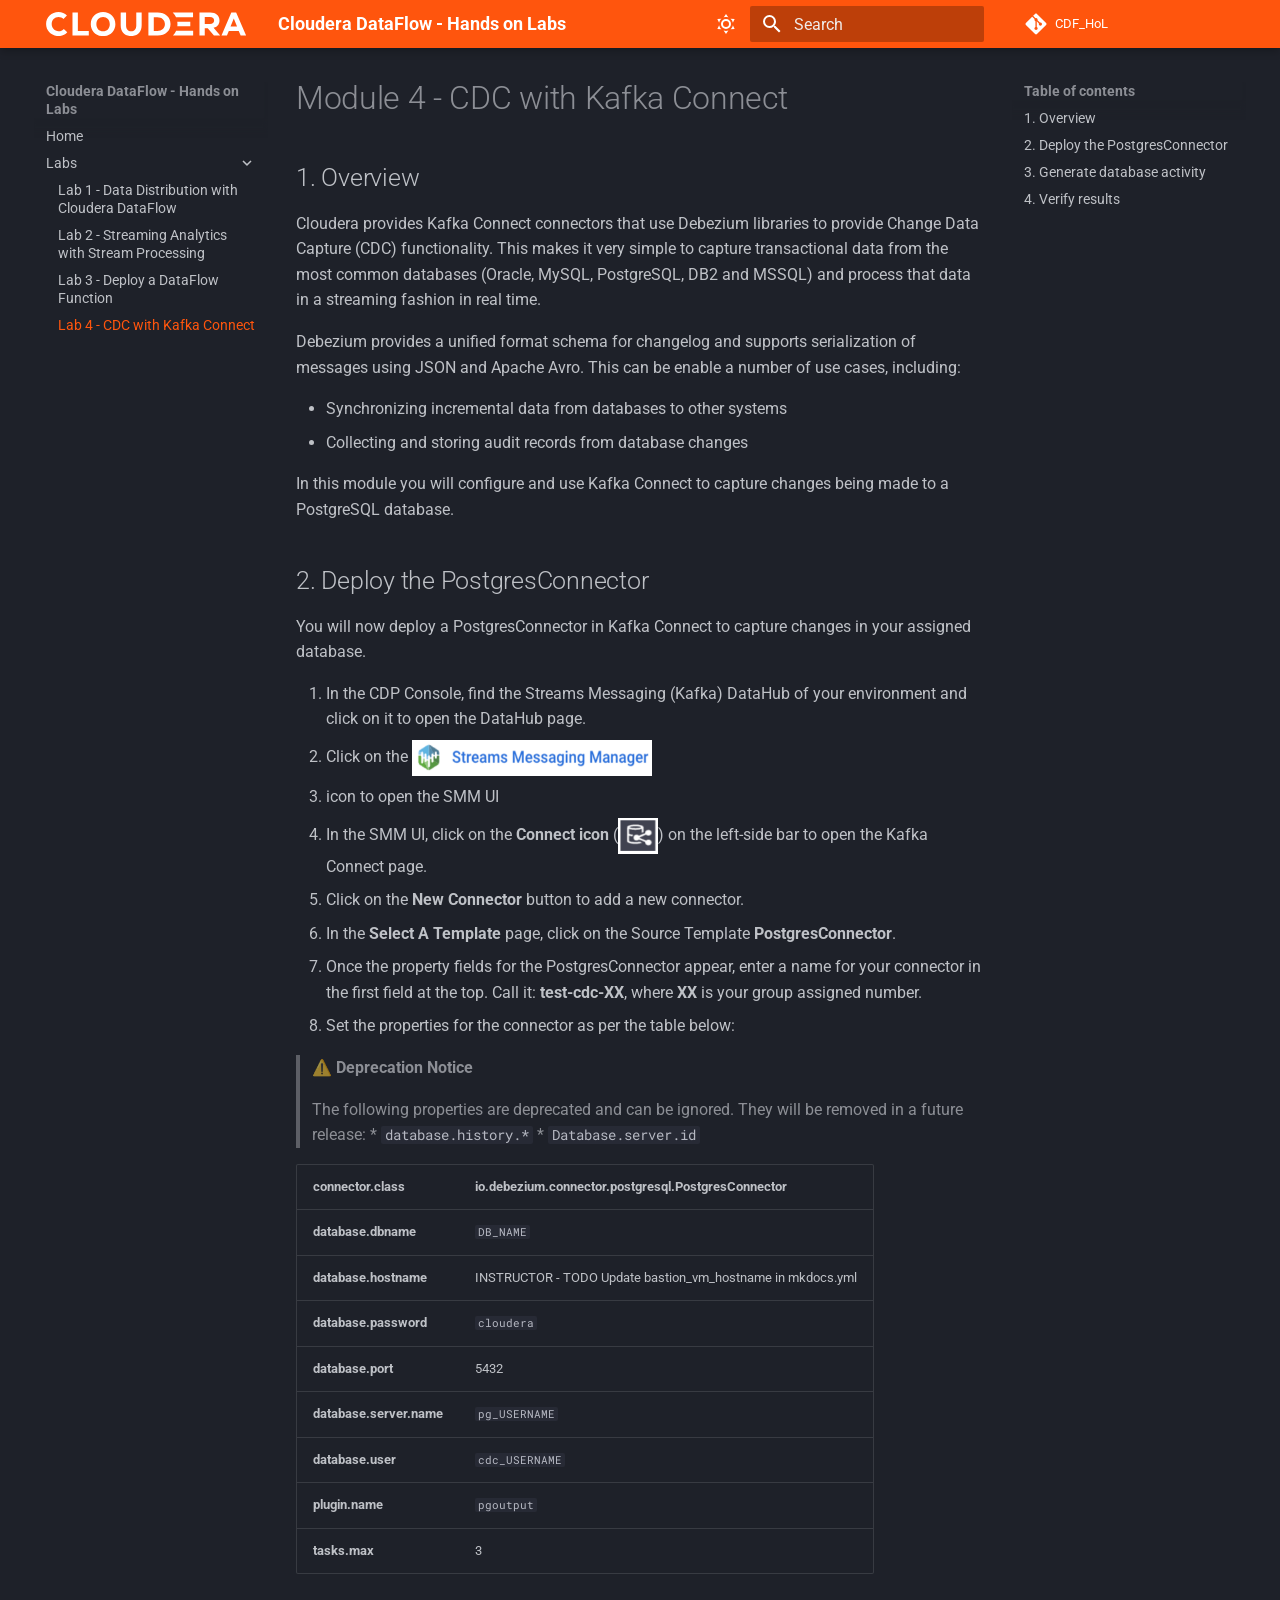
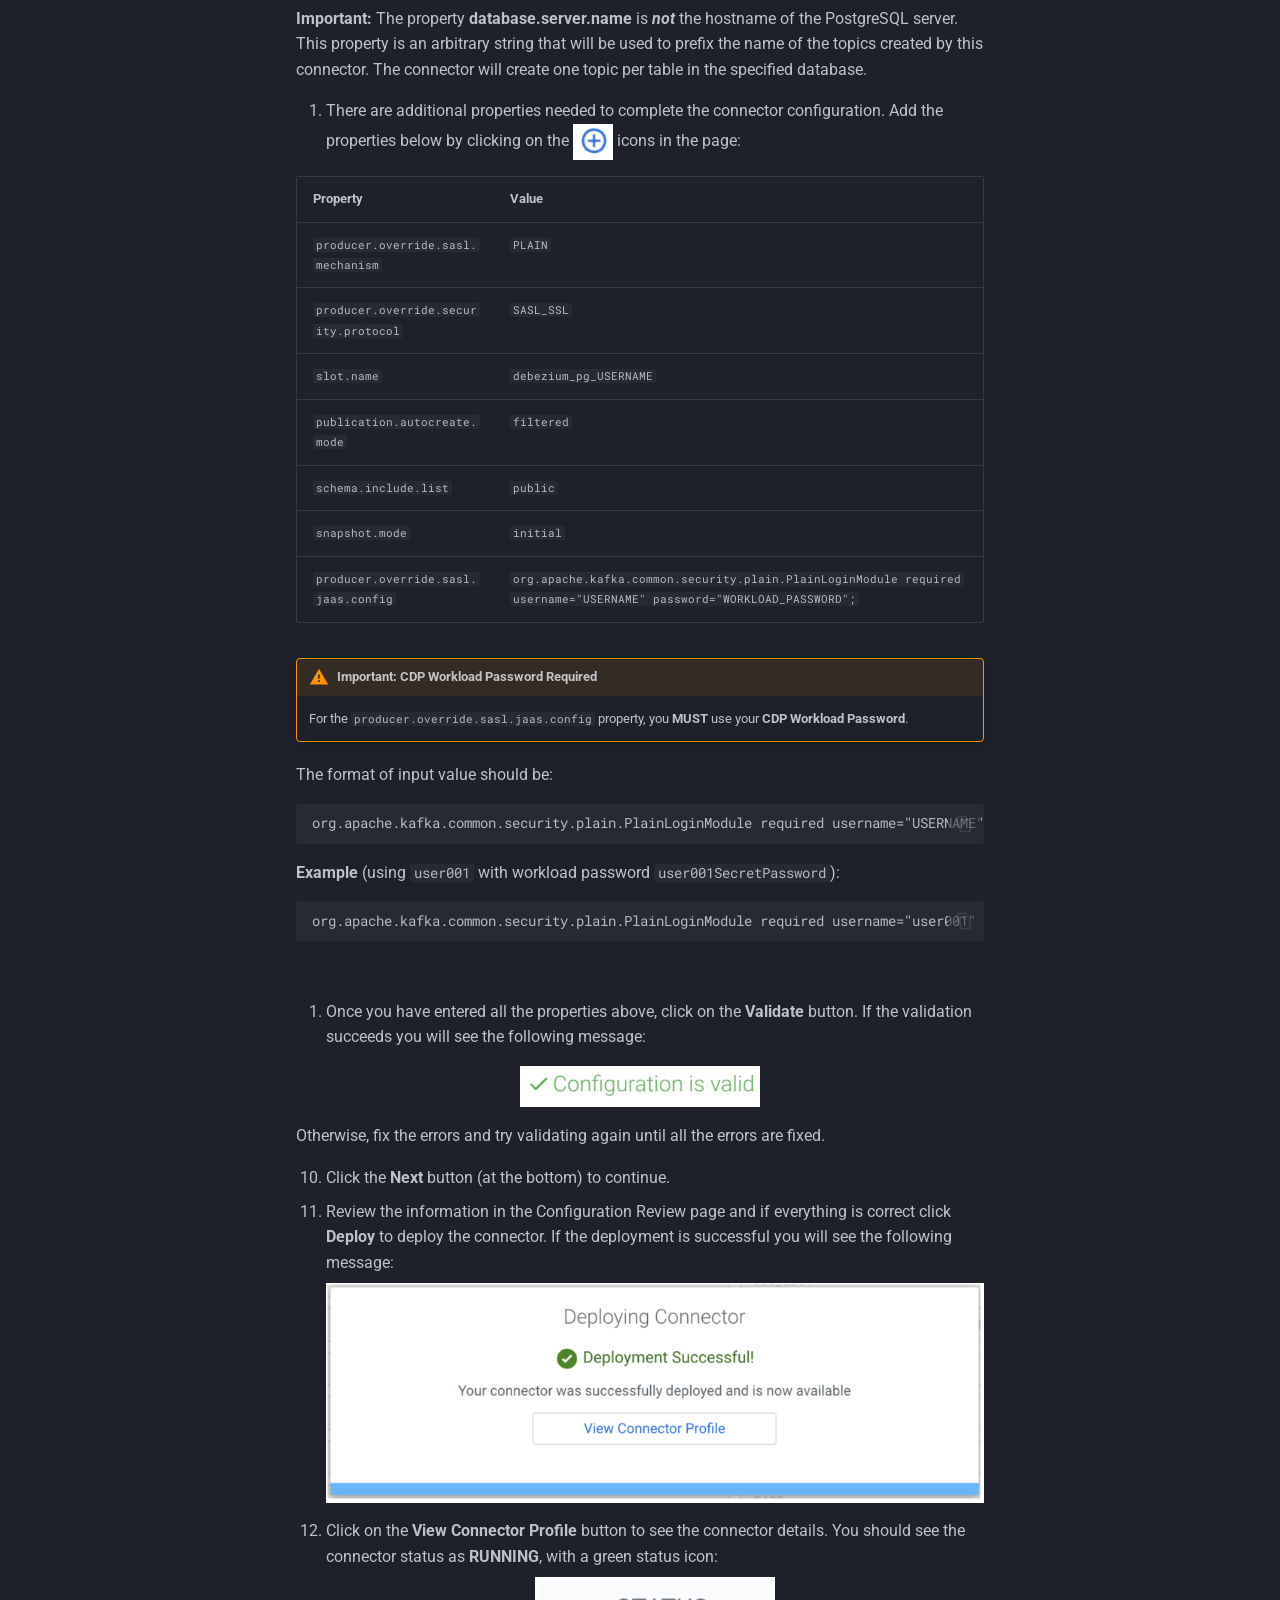
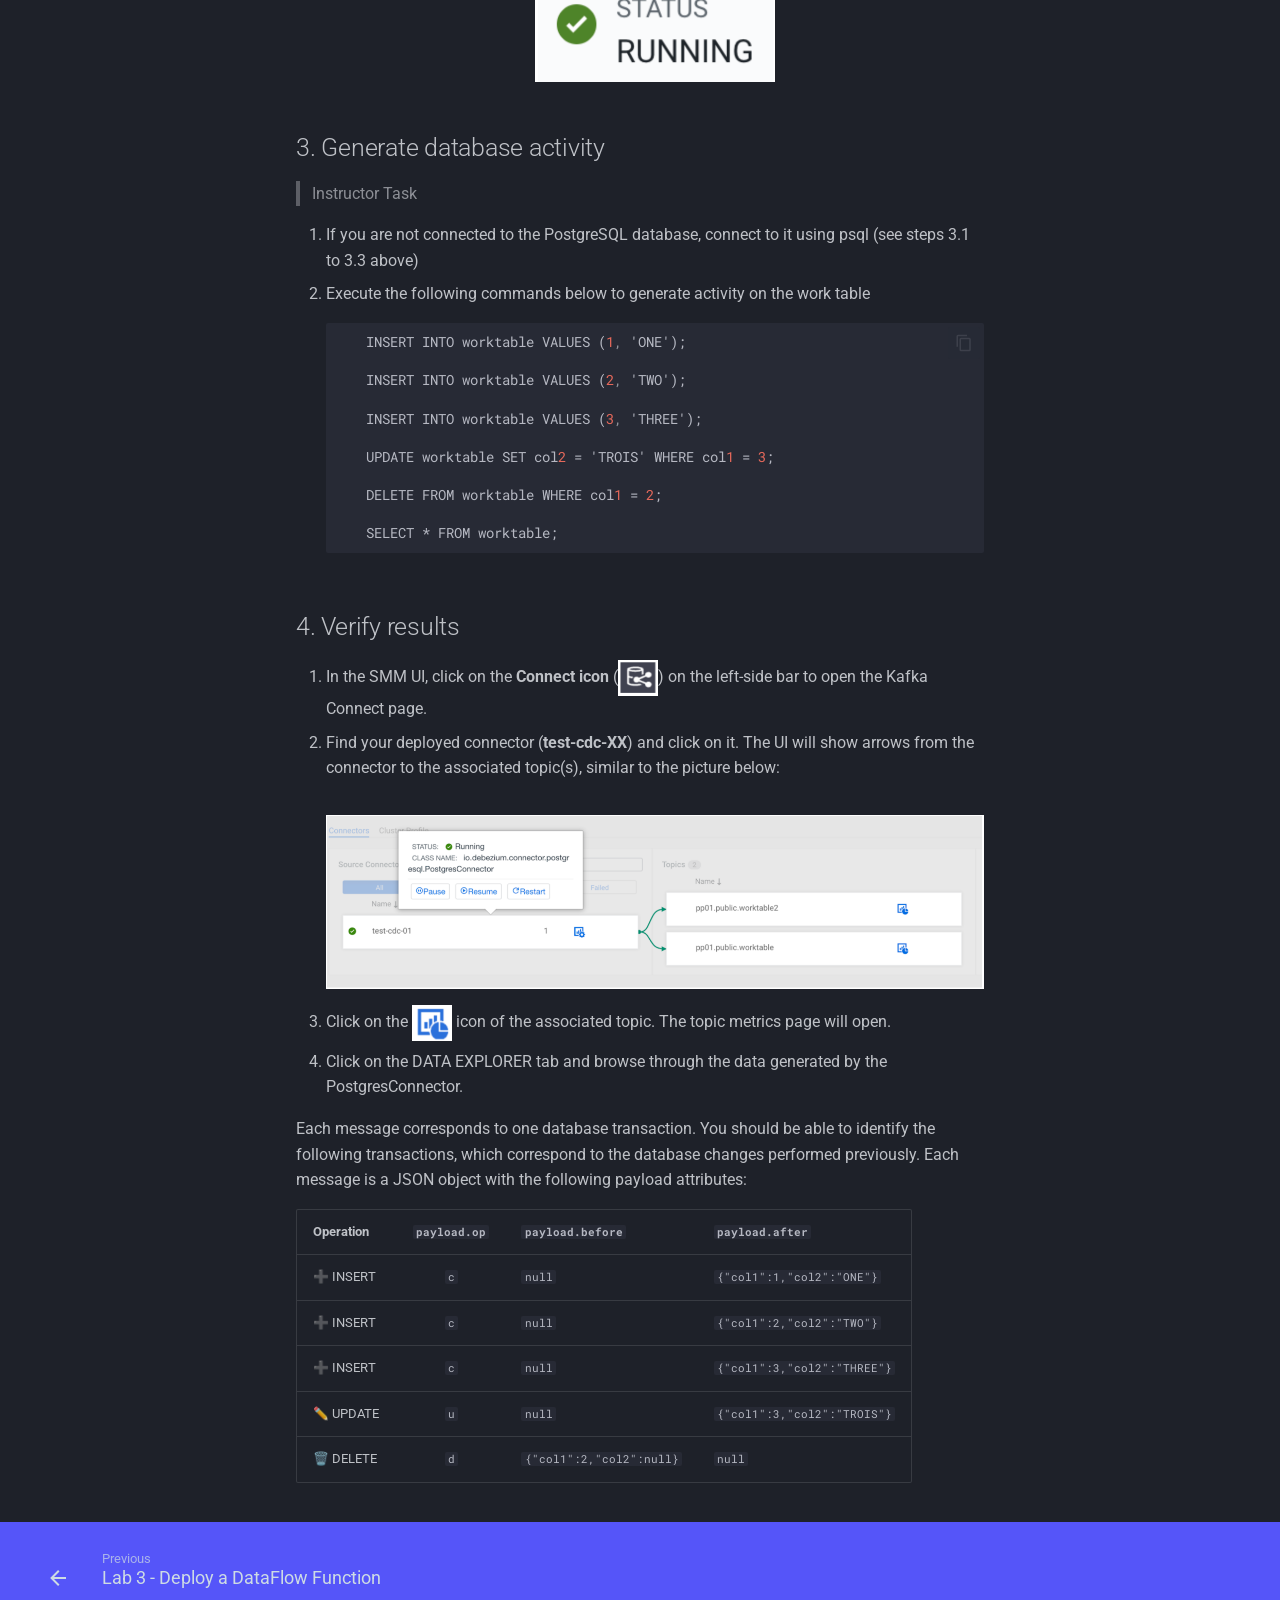
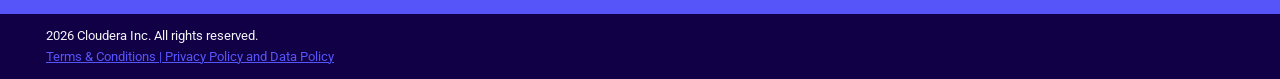
<file: labs/lab4/index.html>
<!DOCTYPE html><html lang="en" class="no-js"><head>
    
      <meta charset="utf-8">
      <meta name="viewport" content="width=device-width,initial-scale=1">
      
      
        <meta name="author" content="GOES">
      
      
      
        <link rel="prev" href="../lab3/index.html">
      
      
      
        
      
      
      <link rel="icon" href="../../assets/images/favicon.ico">
      <meta name="generator" content="mkdocs-1.6.1, mkdocs-material-9.7.2">
    
    
      
        <title>Lab 4 - CDC with Kafka Connect - Cloudera DataFlow - Hands on Labs</title>
      
    
    
      <link rel="stylesheet" href="../../assets/stylesheets/main.484c7ddc.min.css">
      
        
        <link rel="stylesheet" href="../../assets/stylesheets/palette.ab4e12ef.min.css">
      
      


    
    
      
    
    
      
        
        
        <link rel="preconnect" href="https://fonts.gstatic.com" crossorigin>
        <link rel="stylesheet" href="https://fonts.googleapis.com/css?family=Roboto:300,300i,400,400i,700,700i%7CRoboto+Mono:400,400i,700,700i&amp;display=fallback">
        <style>:root{--md-text-font:"Roboto";--md-code-font:"Roboto Mono"}</style>
      
    
    
      <link rel="stylesheet" href="../../assets/stylesheets/extra.css">
    
    <script>__md_scope=new URL("../..",location),__md_hash=e=>[...e].reduce(((e,_)=>(e<<5)-e+_.charCodeAt(0)),0),__md_get=(e,_=localStorage,t=__md_scope)=>JSON.parse(_.getItem(t.pathname+"."+e)),__md_set=(e,_,t=localStorage,a=__md_scope)=>{try{t.setItem(a.pathname+"."+e,JSON.stringify(_))}catch(e){}}</script>
    
      

    
    
  <link href="../../assets/stylesheets/glightbox.min.css" rel="stylesheet"><script src="../../assets/javascripts/glightbox.min.js"></script><style id="glightbox-style">
            html.glightbox-open { overflow: initial; height: 100%; }
            .gslide-title { margin-top: 0px; user-select: text; }
            .gslide-desc { color: #666; user-select: text; }
            .gslide-image img { background: white; }
            .gscrollbar-fixer { padding-right: 15px; }
            .gdesc-inner { font-size: 0.75rem; }
            body[data-md-color-scheme="slate"] .gdesc-inner { background: var(--md-default-bg-color); }
            body[data-md-color-scheme="slate"] .gslide-title { color: var(--md-default-fg-color); }
            body[data-md-color-scheme="slate"] .gslide-desc { color: var(--md-default-fg-color); }
        </style></head>
  
  
    
    
      
    
    
    
    
    <body dir="ltr" data-md-color-scheme="slate" data-md-color-primary="custom" data-md-color-accent="custom">
  
    
    <input class="md-toggle" data-md-toggle="drawer" type="checkbox" id="__drawer" autocomplete="off">
    <input class="md-toggle" data-md-toggle="search" type="checkbox" id="__search" autocomplete="off">
    <label class="md-overlay" for="__drawer"></label>
    <div data-md-component="skip">
      
        
        <a href="#module-4-cdc-with-kafka-connect" class="md-skip">
          Skip to content
        </a>
      
    </div>
    <div data-md-component="announce">
      
    </div>
    
    
      

  

<header class="md-header md-header--shadow" data-md-component="header">
  <nav class="md-header__inner md-grid" aria-label="Header">
    <a href="../../index.html" title="Cloudera DataFlow - Hands on Labs" class="md-header__button md-logo" aria-label="Cloudera DataFlow - Hands on Labs" data-md-component="logo">
      
  <img src="../../assets/images/logo-cloudera-white.svg" alt="logo">

    </a>
    <label class="md-header__button md-icon" for="__drawer">
      
      <svg xmlns="http://www.w3.org/2000/svg" viewBox="0 0 24 24"><path d="M3 6h18v2H3zm0 5h18v2H3zm0 5h18v2H3z"></path></svg>
    </label>
    <div class="md-header__title" data-md-component="header-title">
      <div class="md-header__ellipsis">
        <div class="md-header__topic">
          <span class="md-ellipsis">
            Cloudera DataFlow - Hands on Labs
          </span>
        </div>
        <div class="md-header__topic" data-md-component="header-topic">
          <span class="md-ellipsis">
            
              Lab 4 - CDC with Kafka Connect
            
          </span>
        </div>
      </div>
    </div>
    
      
        <form class="md-header__option" data-md-component="palette">
  
    
    
    
    <input class="md-option" data-md-color-media="" data-md-color-scheme="slate" data-md-color-primary="custom" data-md-color-accent="custom" aria-label="Switch to light mode" type="radio" name="__palette" id="__palette_0">
    
      <label class="md-header__button md-icon" title="Switch to light mode" for="__palette_1" hidden>
        <svg xmlns="http://www.w3.org/2000/svg" viewBox="0 0 24 24"><path d="M12 7a5 5 0 0 1 5 5 5 5 0 0 1-5 5 5 5 0 0 1-5-5 5 5 0 0 1 5-5m0 2a3 3 0 0 0-3 3 3 3 0 0 0 3 3 3 3 0 0 0 3-3 3 3 0 0 0-3-3m0-7 2.39 3.42C13.65 5.15 12.84 5 12 5s-1.65.15-2.39.42zM3.34 7l4.16-.35A7.2 7.2 0 0 0 5.94 8.5c-.44.74-.69 1.5-.83 2.29zm.02 10 1.76-3.77a7.131 7.131 0 0 0 2.38 4.14zM20.65 7l-1.77 3.79a7.02 7.02 0 0 0-2.38-4.15zm-.01 10-4.14.36c.59-.51 1.12-1.14 1.54-1.86.42-.73.69-1.5.83-2.29zM12 22l-2.41-3.44c.74.27 1.55.44 2.41.44.82 0 1.63-.17 2.37-.44z"></path></svg>
      </label>
    
  
    
    
    
    <input class="md-option" data-md-color-media="" data-md-color-scheme="default" data-md-color-primary="custom" data-md-color-accent="custom" aria-label="Switch to dark mode" type="radio" name="__palette" id="__palette_1">
    
      <label class="md-header__button md-icon" title="Switch to dark mode" for="__palette_0" hidden>
        <svg xmlns="http://www.w3.org/2000/svg" viewBox="0 0 24 24"><path d="m17.75 4.09-2.53 1.94.91 3.06-2.63-1.81-2.63 1.81.91-3.06-2.53-1.94L12.44 4l1.06-3 1.06 3zm3.5 6.91-1.64 1.25.59 1.98-1.7-1.17-1.7 1.17.59-1.98L15.75 11l2.06-.05L18.5 9l.69 1.95zm-2.28 4.95c.83-.08 1.72 1.1 1.19 1.85-.32.45-.66.87-1.08 1.27C15.17 23 8.84 23 4.94 19.07c-3.91-3.9-3.91-10.24 0-14.14.4-.4.82-.76 1.27-1.08.75-.53 1.93.36 1.85 1.19-.27 2.86.69 5.83 2.89 8.02a9.96 9.96 0 0 0 8.02 2.89m-1.64 2.02a12.08 12.08 0 0 1-7.8-3.47c-2.17-2.19-3.33-5-3.49-7.82-2.81 3.14-2.7 7.96.31 10.98 3.02 3.01 7.84 3.12 10.98.31"></path></svg>
      </label>
    
  
</form>
      
    
    
      <script>var palette=__md_get("__palette");if(palette&&palette.color){if("(prefers-color-scheme)"===palette.color.media){var media=matchMedia("(prefers-color-scheme: light)"),input=document.querySelector(media.matches?"[data-md-color-media='(prefers-color-scheme: light)']":"[data-md-color-media='(prefers-color-scheme: dark)']");palette.color.media=input.getAttribute("data-md-color-media"),palette.color.scheme=input.getAttribute("data-md-color-scheme"),palette.color.primary=input.getAttribute("data-md-color-primary"),palette.color.accent=input.getAttribute("data-md-color-accent")}for(var[key,value]of Object.entries(palette.color))document.body.setAttribute("data-md-color-"+key,value)}</script>
    
    
    
      
      
        <label class="md-header__button md-icon" for="__search">
          
          <svg xmlns="http://www.w3.org/2000/svg" viewBox="0 0 24 24"><path d="M9.5 3A6.5 6.5 0 0 1 16 9.5c0 1.61-.59 3.09-1.56 4.23l.27.27h.79l5 5-1.5 1.5-5-5v-.79l-.27-.27A6.52 6.52 0 0 1 9.5 16 6.5 6.5 0 0 1 3 9.5 6.5 6.5 0 0 1 9.5 3m0 2C7 5 5 7 5 9.5S7 14 9.5 14 14 12 14 9.5 12 5 9.5 5"></path></svg>
        </label>
        <div class="md-search" data-md-component="search" role="dialog">
  <label class="md-search__overlay" for="__search"></label>
  <div class="md-search__inner" role="search">
    <form class="md-search__form" name="search">
      <input type="text" class="md-search__input" name="query" aria-label="Search" placeholder="Search" autocapitalize="off" autocorrect="off" autocomplete="off" spellcheck="false" data-md-component="search-query" required>
      <label class="md-search__icon md-icon" for="__search">
        
        <svg xmlns="http://www.w3.org/2000/svg" viewBox="0 0 24 24"><path d="M9.5 3A6.5 6.5 0 0 1 16 9.5c0 1.61-.59 3.09-1.56 4.23l.27.27h.79l5 5-1.5 1.5-5-5v-.79l-.27-.27A6.52 6.52 0 0 1 9.5 16 6.5 6.5 0 0 1 3 9.5 6.5 6.5 0 0 1 9.5 3m0 2C7 5 5 7 5 9.5S7 14 9.5 14 14 12 14 9.5 12 5 9.5 5"></path></svg>
        
        <svg xmlns="http://www.w3.org/2000/svg" viewBox="0 0 24 24"><path d="M20 11v2H8l5.5 5.5-1.42 1.42L4.16 12l7.92-7.92L13.5 5.5 8 11z"></path></svg>
      </label>
      <nav class="md-search__options" aria-label="Search">
        
        <button type="reset" class="md-search__icon md-icon" title="Clear" aria-label="Clear" tabindex="-1">
          
          <svg xmlns="http://www.w3.org/2000/svg" viewBox="0 0 24 24"><path d="M19 6.41 17.59 5 12 10.59 6.41 5 5 6.41 10.59 12 5 17.59 6.41 19 12 13.41 17.59 19 19 17.59 13.41 12z"></path></svg>
        </button>
      </nav>
      
    </form>
    <div class="md-search__output">
      <div class="md-search__scrollwrap" tabindex="0" data-md-scrollfix>
        <div class="md-search-result" data-md-component="search-result">
          <div class="md-search-result__meta">
            Initializing search
          </div>
          <ol class="md-search-result__list" role="presentation"></ol>
        </div>
      </div>
    </div>
  </div>
</div>
      
    
    
      <div class="md-header__source">
        <a href="https://github.com/vitorconde/conde-hols/" title="Go to repository" class="md-source" data-md-component="source">
  <div class="md-source__icon md-icon">
    
    <svg xmlns="http://www.w3.org/2000/svg" viewBox="0 0 448 512"><!--! Font Awesome Free 7.1.0 by @fontawesome - https://fontawesome.com License - https://fontawesome.com/license/free (Icons: CC BY 4.0, Fonts: SIL OFL 1.1, Code: MIT License) Copyright 2025 Fonticons, Inc.--><path d="M439.6 236.1 244 40.5c-5.4-5.5-12.8-8.5-20.4-8.5s-15 3-20.4 8.4L162.5 81l51.5 51.5c27.1-9.1 52.7 16.8 43.4 43.7l49.7 49.7c34.2-11.8 61.2 31 35.5 56.7-26.5 26.5-70.2-2.9-56-37.3L240.3 199v121.9c25.3 12.5 22.3 41.8 9.1 55-6.4 6.4-15.2 10.1-24.3 10.1s-17.8-3.6-24.3-10.1c-17.6-17.6-11.1-46.9 11.2-56v-123c-20.8-8.5-24.6-30.7-18.6-45L142.6 101 8.5 235.1C3 240.6 0 247.9 0 255.5s3 15 8.5 20.4l195.6 195.7c5.4 5.4 12.7 8.4 20.4 8.4s15-3 20.4-8.4l194.7-194.7c5.4-5.4 8.4-12.8 8.4-20.4s-3-15-8.4-20.4"></path></svg>
  </div>
  <div class="md-source__repository">
    CDF_HoL
  </div>
</a>
      </div>
    
  </nav>
  
</header>
    
    <div class="md-container" data-md-component="container">
      
      
        
          
        
      
      <main class="md-main" data-md-component="main">
        <div class="md-main__inner md-grid">
          
            
              
              <div class="md-sidebar md-sidebar--primary" data-md-component="sidebar" data-md-type="navigation">
                <div class="md-sidebar__scrollwrap">
                  <div class="md-sidebar__inner">
                    



<nav class="md-nav md-nav--primary" aria-label="Navigation" data-md-level="0">
  <label class="md-nav__title" for="__drawer">
    <a href="../../index.html" title="Cloudera DataFlow - Hands on Labs" class="md-nav__button md-logo" aria-label="Cloudera DataFlow - Hands on Labs" data-md-component="logo">
      
  <img src="../../assets/images/logo-cloudera-white.svg" alt="logo">

    </a>
    Cloudera DataFlow - Hands on Labs
  </label>
  
    <div class="md-nav__source">
      <a href="https://github.com/vitorconde/conde-hols/" title="Go to repository" class="md-source" data-md-component="source">
  <div class="md-source__icon md-icon">
    
    <svg xmlns="http://www.w3.org/2000/svg" viewBox="0 0 448 512"><!--! Font Awesome Free 7.1.0 by @fontawesome - https://fontawesome.com License - https://fontawesome.com/license/free (Icons: CC BY 4.0, Fonts: SIL OFL 1.1, Code: MIT License) Copyright 2025 Fonticons, Inc.--><path d="M439.6 236.1 244 40.5c-5.4-5.5-12.8-8.5-20.4-8.5s-15 3-20.4 8.4L162.5 81l51.5 51.5c27.1-9.1 52.7 16.8 43.4 43.7l49.7 49.7c34.2-11.8 61.2 31 35.5 56.7-26.5 26.5-70.2-2.9-56-37.3L240.3 199v121.9c25.3 12.5 22.3 41.8 9.1 55-6.4 6.4-15.2 10.1-24.3 10.1s-17.8-3.6-24.3-10.1c-17.6-17.6-11.1-46.9 11.2-56v-123c-20.8-8.5-24.6-30.7-18.6-45L142.6 101 8.5 235.1C3 240.6 0 247.9 0 255.5s3 15 8.5 20.4l195.6 195.7c5.4 5.4 12.7 8.4 20.4 8.4s15-3 20.4-8.4l194.7-194.7c5.4-5.4 8.4-12.8 8.4-20.4s-3-15-8.4-20.4"></path></svg>
  </div>
  <div class="md-source__repository">
    CDF_HoL
  </div>
</a>
    </div>
  
  <ul class="md-nav__list" data-md-scrollfix>
    
      
      
  
  
  
  
    <li class="md-nav__item">
      <a href="../../index.html" class="md-nav__link">
        
  
  
  <span class="md-ellipsis">
    
  
    Home
  

    
  </span>
  
  

      </a>
    </li>
  

    
      
      
  
  
    
  
  
  
    
    
    
    
    
    <li class="md-nav__item md-nav__item--active md-nav__item--nested">
      
        
        
        <input class="md-nav__toggle md-toggle " type="checkbox" id="__nav_2" checked>
        
          
          <label class="md-nav__link" for="__nav_2" id="__nav_2_label" tabindex="0">
            
  
  
  <span class="md-ellipsis">
    
  
    Labs
  

    
  </span>
  
  

            <span class="md-nav__icon md-icon"></span>
          </label>
        
        <nav class="md-nav" data-md-level="1" aria-labelledby="__nav_2_label" aria-expanded="true">
          <label class="md-nav__title" for="__nav_2">
            <span class="md-nav__icon md-icon"></span>
            
  
    Labs
  

          </label>
          <ul class="md-nav__list" data-md-scrollfix>
            
              
                
  
  
  
  
    <li class="md-nav__item">
      <a href="../lab1/index.html" class="md-nav__link">
        
  
  
  <span class="md-ellipsis">
    
  
    Lab 1 - Data Distribution with Cloudera DataFlow
  

    
  </span>
  
  

      </a>
    </li>
  

              
            
              
                
  
  
  
  
    <li class="md-nav__item">
      <a href="../lab2/index.html" class="md-nav__link">
        
  
  
  <span class="md-ellipsis">
    
  
    Lab 2 - Streaming Analytics with Stream Processing
  

    
  </span>
  
  

      </a>
    </li>
  

              
            
              
                
  
  
  
  
    <li class="md-nav__item">
      <a href="../lab3/index.html" class="md-nav__link">
        
  
  
  <span class="md-ellipsis">
    
  
    Lab 3 - Deploy a DataFlow Function
  

    
  </span>
  
  

      </a>
    </li>
  

              
            
              
                
  
  
    
  
  
  
    <li class="md-nav__item md-nav__item--active">
      
      <input class="md-nav__toggle md-toggle" type="checkbox" id="__toc">
      
      
        
      
      
        <label class="md-nav__link md-nav__link--active" for="__toc">
          
  
  
  <span class="md-ellipsis">
    
  
    Lab 4 - CDC with Kafka Connect
  

    
  </span>
  
  

          <span class="md-nav__icon md-icon"></span>
        </label>
      
      <a href="index.html" class="md-nav__link md-nav__link--active">
        
  
  
  <span class="md-ellipsis">
    
  
    Lab 4 - CDC with Kafka Connect
  

    
  </span>
  
  

      </a>
      
        

<nav class="md-nav md-nav--secondary" aria-label="Table of contents">
  
  
  
    
  
  
    <label class="md-nav__title" for="__toc">
      <span class="md-nav__icon md-icon"></span>
      Table of contents
    </label>
    <ul class="md-nav__list" data-md-component="toc" data-md-scrollfix>
      
        <li class="md-nav__item">
  <a href="#1-overview" class="md-nav__link">
    <span class="md-ellipsis">
      
        1. Overview
      
    </span>
  </a>
  
</li>
      
        <li class="md-nav__item">
  <a href="#2-deploy-the-postgresconnector" class="md-nav__link">
    <span class="md-ellipsis">
      
        2. Deploy the PostgresConnector
      
    </span>
  </a>
  
</li>
      
        <li class="md-nav__item">
  <a href="#3-generate-database-activity" class="md-nav__link">
    <span class="md-ellipsis">
      
        3. Generate database activity
      
    </span>
  </a>
  
</li>
      
        <li class="md-nav__item">
  <a href="#4-verify-results" class="md-nav__link">
    <span class="md-ellipsis">
      
        4. Verify results
      
    </span>
  </a>
  
</li>
      
    </ul>
  
</nav>
      
    </li>
  

              
            
          </ul>
        </nav>
      
    </li>
  

    
  </ul>
</nav>
                  </div>
                </div>
              </div>
            
            
              
              <div class="md-sidebar md-sidebar--secondary" data-md-component="sidebar" data-md-type="toc">
                <div class="md-sidebar__scrollwrap">
                  <div class="md-sidebar__inner">
                    

<nav class="md-nav md-nav--secondary" aria-label="Table of contents">
  
  
  
    
  
  
    <label class="md-nav__title" for="__toc">
      <span class="md-nav__icon md-icon"></span>
      Table of contents
    </label>
    <ul class="md-nav__list" data-md-component="toc" data-md-scrollfix>
      
        <li class="md-nav__item">
  <a href="#1-overview" class="md-nav__link">
    <span class="md-ellipsis">
      
        1. Overview
      
    </span>
  </a>
  
</li>
      
        <li class="md-nav__item">
  <a href="#2-deploy-the-postgresconnector" class="md-nav__link">
    <span class="md-ellipsis">
      
        2. Deploy the PostgresConnector
      
    </span>
  </a>
  
</li>
      
        <li class="md-nav__item">
  <a href="#3-generate-database-activity" class="md-nav__link">
    <span class="md-ellipsis">
      
        3. Generate database activity
      
    </span>
  </a>
  
</li>
      
        <li class="md-nav__item">
  <a href="#4-verify-results" class="md-nav__link">
    <span class="md-ellipsis">
      
        4. Verify results
      
    </span>
  </a>
  
</li>
      
    </ul>
  
</nav>
                  </div>
                </div>
              </div>
            
          
          
            <div class="md-content" data-md-component="content">
              
              <article class="md-content__inner md-typeset">
                
                  


  
  


<h1 id="module-4-cdc-with-kafka-connect">Module 4 - CDC with Kafka Connect</h1>
<h2 id="1-overview">1. Overview</h2>
<p>Cloudera provides Kafka Connect connectors that use Debezium libraries to provide Change Data Capture (CDC) functionality. This makes it very simple to capture transactional data from the most common databases (Oracle, MySQL, PostgreSQL, DB2 and MSSQL) and process that data in a streaming fashion  in real time.</p>
<p>Debezium provides a unified format schema for changelog and supports serialization of messages using JSON and Apache Avro. This can be enable a number of use cases, including:</p>
<ul>
<li>Synchronizing incremental data from databases to other systems  </li>
<li>Collecting and storing audit records from database changes</li>
</ul>
<p>In this module you will configure and use Kafka Connect to capture changes being made to a PostgreSQL database.</p>
<h2 id="2-deploy-the-postgresconnector">2. Deploy the PostgresConnector</h2>
<p>You will now deploy a PostgresConnector in Kafka Connect to capture changes in your assigned database.</p>
<ol>
<li>In the CDP Console, find the Streams Messaging (Kafka) DataHub of your environment and click on it to open the DataHub page.  </li>
<li>Click on the <a class="glightbox" data-type="image" data-width="auto" data-height="auto" href="../../assets/images/lab_images/lab4/4.154.png" data-desc-position="bottom"><img src="../../assets/images/lab_images/lab4/4.154.png" alt="Edit Runtime settings and update Handler" style="vertical-align:middle; width:240px; height:36px;"></a></li>
<li>icon to open the SMM UI  </li>
<li>In the SMM UI, click on the <strong>Connect icon</strong> (<a class="glightbox" data-type="image" data-width="auto" data-height="auto" href="../../assets/images/lab_images/lab4/4.155.png" data-desc-position="bottom"><img src="../../assets/images/lab_images/lab4/4.155.png" alt="Edit Runtime settings and update Handler" style="vertical-align:middle; width:40px; height:36px;"></a>) on the left-side bar to open the Kafka Connect page.  </li>
<li>Click on the <strong>New Connector</strong> button to add a new connector.  </li>
<li>In the <strong>Select A Template</strong> page, click on the Source Template <strong>PostgresConnector</strong>.  </li>
<li>Once the property fields for the PostgresConnector appear, enter a name for your connector in the first field at the top. Call it: <strong>test-cdc-XX</strong>, where <strong>XX</strong> is your group assigned number.  </li>
<li>Set the properties for the connector as per the table below:  </li>
</ol>
<blockquote>
<p>⚠️ <strong>Deprecation Notice</strong></p>
<p>The following properties are deprecated and can be ignored. They will be removed in a future release:
* <code>database.history.*</code>
* <code>Database.server.id</code></p>
</blockquote>
<table>
<thead>
<tr>
<th style="text-align: left;">connector.class</th>
<th style="text-align: left;">io.debezium.connector.postgresql.PostgresConnector</th>
</tr>
</thead>
<tbody>
<tr>
<td style="text-align: left;"><strong>database.dbname</strong></td>
<td style="text-align: left;"><code>DB_NAME</code></td>
</tr>
<tr>
<td style="text-align: left;"><strong>database.hostname</strong></td>
<td style="text-align: left;">INSTRUCTOR - TODO Update bastion_vm_hostname in mkdocs.yml</td>
</tr>
<tr>
<td style="text-align: left;"><strong>database.password</strong></td>
<td style="text-align: left;"><code>cloudera</code></td>
</tr>
<tr>
<td style="text-align: left;"><strong>database.port</strong></td>
<td style="text-align: left;">5432</td>
</tr>
<tr>
<td style="text-align: left;"><strong>database.server.name</strong></td>
<td style="text-align: left;"><code>pg_USERNAME</code></td>
</tr>
<tr>
<td style="text-align: left;"><strong>database.user</strong></td>
<td style="text-align: left;"><code>cdc_USERNAME</code></td>
</tr>
<tr>
<td style="text-align: left;"><strong>plugin.name</strong></td>
<td style="text-align: left;"><code>pgoutput</code></td>
</tr>
<tr>
<td style="text-align: left;"><strong>tasks.max</strong></td>
<td style="text-align: left;">3</td>
</tr>
</tbody>
</table>
<p><strong>Important:</strong> The property <strong>database.server.name</strong> is <strong><em>not</em></strong> the hostname of the PostgreSQL server. This property is an arbitrary string that will be used to prefix the name of the topics created by this connector. The connector will create one topic per table in the specified database.</p>
<ol>
<li>There are additional properties needed to complete the connector configuration. Add the properties below by clicking on the <a class="glightbox" data-type="image" data-width="auto" data-height="auto" href="../../assets/images/lab_images/lab4/4.156.png" data-desc-position="bottom"><img src="../../assets/images/lab_images/lab4/4.156.png" alt="Edit Runtime settings and update Handler" style="vertical-align:middle; width:40px; height:36px;"></a> icons in the page:</li>
</ol>
<table>
<thead>
<tr>
<th style="text-align: left;">Property</th>
<th style="text-align: left;">Value</th>
</tr>
</thead>
<tbody>
<tr>
<td style="text-align: left;"><code>producer.override.sasl.mechanism</code></td>
<td style="text-align: left;"><code>PLAIN</code></td>
</tr>
<tr>
<td style="text-align: left;"><code>producer.override.security.protocol</code></td>
<td style="text-align: left;"><code>SASL_SSL</code></td>
</tr>
<tr>
<td style="text-align: left;"><code>slot.name</code></td>
<td style="text-align: left;"><code>debezium_pg_USERNAME</code></td>
</tr>
<tr>
<td style="text-align: left;"><code>publication.autocreate.mode</code></td>
<td style="text-align: left;"><code>filtered</code></td>
</tr>
<tr>
<td style="text-align: left;"><code>schema.include.list</code></td>
<td style="text-align: left;"><code>public</code></td>
</tr>
<tr>
<td style="text-align: left;"><code>snapshot.mode</code></td>
<td style="text-align: left;"><code>initial</code></td>
</tr>
<tr>
<td style="text-align: left;"><code>producer.override.sasl.jaas.config</code></td>
<td style="text-align: left;"><code>org.apache.kafka.common.security.plain.PlainLoginModule required username="USERNAME" password="WORKLOAD_PASSWORD";</code></td>
</tr>
</tbody>
</table>
<div class="admonition warning">
<p class="admonition-title">Important: CDP Workload Password Required</p>
<p>For the <code>producer.override.sasl.jaas.config</code> property, you <strong>MUST</strong> use your <strong>CDP Workload Password</strong>.</p>
</div>
<p>The format of input value should be:
   </p><div class="language-text highlight"><pre><span></span><code><span id="__span-0-1"><a id="__codelineno-0-1" name="__codelineno-0-1" href="#__codelineno-0-1"></a>org.apache.kafka.common.security.plain.PlainLoginModule required username="USERNAME" password="&lt;YOUR_WORKLOAD_PASSWORD&gt;";
</span></code></pre></div><p></p>
<p><strong>Example</strong> (using <code>user001</code> with workload password <code>user001SecretPassword</code>):
   </p><div class="language-text highlight"><pre><span></span><code><span id="__span-1-1"><a id="__codelineno-1-1" name="__codelineno-1-1" href="#__codelineno-1-1"></a>org.apache.kafka.common.security.plain.PlainLoginModule required username="user001" password="user001SecretPassword";
</span></code></pre></div>
<br><p></p>
<ol>
<li>Once you have entered all the properties above, click on the <strong>Validate</strong> button. If the validation succeeds you will see the following message:</li>
</ol>
<p align="center"><a class="glightbox" data-type="image" data-width="auto" data-height="auto" href="../../assets/images/lab_images/lab4/4.157.png" data-desc-position="bottom"><img src="../../assets/images/lab_images/lab4/4.157.png" style="vertical-align:middle; width:240px;" alt="Description"></a></p>
<p>Otherwise, fix the errors and try validating again until all the errors are fixed.</p>
<ol start="10">
<li>Click the <strong>Next</strong> button (at the bottom) to continue.  </li>
<li>
<p>Review the information in the Configuration Review page and if everything is correct click <strong>Deploy</strong> to deploy the connector. If the deployment is successful you will see the following message:<br>
    </p><p align="center"><a class="glightbox" data-type="image" data-width="auto" data-height="auto" href="../../assets/images/lab_images/lab4/4.158.png" data-desc-position="bottom"><img src="../../assets/images/lab_images/lab4/4.158.png" alt="Description"></a></p>  <p></p>
</li>
<li>
<p>Click on the <strong>View Connector Profile</strong> button to see the connector details. You should see the connector status as <strong>RUNNING</strong>, with a green status icon:<br>
    </p><p align="center"><a class="glightbox" data-type="image" data-width="auto" data-height="auto" href="../../assets/images/lab_images/lab4/4.159.png" data-desc-position="bottom"><img src="../../assets/images/lab_images/lab4/4.159.png" alt="Description" style="vertical-align:middle; width:240px;"></a></p>  <p></p>
</li>
</ol>
<h2 id="3-generate-database-activity">3. Generate database activity</h2>
<blockquote>
<p>Instructor Task</p>
</blockquote>
<ol>
<li>If you are not connected to the PostgreSQL database, connect to it using psql (see steps 3.1 to 3.3 above)  </li>
<li>Execute the following commands below to generate activity on the work table
<div class="language-json highlight"><pre><span></span><code><span id="__span-2-1"><a id="__codelineno-2-1" name="__codelineno-2-1" href="#__codelineno-2-1"></a><span class="w">   </span><span class="err">INSERT</span><span class="w"> </span><span class="err">INTO</span><span class="w"> </span><span class="err">work</span><span class="kc">ta</span><span class="err">ble</span><span class="w"> </span><span class="err">VALUES</span><span class="w"> </span><span class="err">(</span><span class="mi">1</span><span class="p">,</span><span class="w"> </span><span class="err">'ONE');</span>
</span><span id="__span-2-2"><a id="__codelineno-2-2" name="__codelineno-2-2" href="#__codelineno-2-2"></a>
</span><span id="__span-2-3"><a id="__codelineno-2-3" name="__codelineno-2-3" href="#__codelineno-2-3"></a><span class="w">   </span><span class="err">INSERT</span><span class="w"> </span><span class="err">INTO</span><span class="w"> </span><span class="err">work</span><span class="kc">ta</span><span class="err">ble</span><span class="w"> </span><span class="err">VALUES</span><span class="w"> </span><span class="err">(</span><span class="mi">2</span><span class="p">,</span><span class="w"> </span><span class="err">'TWO');</span>
</span><span id="__span-2-4"><a id="__codelineno-2-4" name="__codelineno-2-4" href="#__codelineno-2-4"></a>
</span><span id="__span-2-5"><a id="__codelineno-2-5" name="__codelineno-2-5" href="#__codelineno-2-5"></a><span class="w">   </span><span class="err">INSERT</span><span class="w"> </span><span class="err">INTO</span><span class="w"> </span><span class="err">work</span><span class="kc">ta</span><span class="err">ble</span><span class="w"> </span><span class="err">VALUES</span><span class="w"> </span><span class="err">(</span><span class="mi">3</span><span class="p">,</span><span class="w"> </span><span class="err">'THREE');</span>
</span><span id="__span-2-6"><a id="__codelineno-2-6" name="__codelineno-2-6" href="#__codelineno-2-6"></a>
</span><span id="__span-2-7"><a id="__codelineno-2-7" name="__codelineno-2-7" href="#__codelineno-2-7"></a><span class="w">   </span><span class="err">UPDATE</span><span class="w"> </span><span class="err">work</span><span class="kc">ta</span><span class="err">ble</span><span class="w"> </span><span class="err">SET</span><span class="w"> </span><span class="err">col</span><span class="mi">2</span><span class="w"> </span><span class="err">=</span><span class="w"> </span><span class="err">'TROIS'</span><span class="w"> </span><span class="err">WHERE</span><span class="w"> </span><span class="err">col</span><span class="mi">1</span><span class="w"> </span><span class="err">=</span><span class="w"> </span><span class="mi">3</span><span class="err">;</span>
</span><span id="__span-2-8"><a id="__codelineno-2-8" name="__codelineno-2-8" href="#__codelineno-2-8"></a>
</span><span id="__span-2-9"><a id="__codelineno-2-9" name="__codelineno-2-9" href="#__codelineno-2-9"></a><span class="w">   </span><span class="err">DELETE</span><span class="w"> </span><span class="err">FROM</span><span class="w"> </span><span class="err">work</span><span class="kc">ta</span><span class="err">ble</span><span class="w"> </span><span class="err">WHERE</span><span class="w"> </span><span class="err">col</span><span class="mi">1</span><span class="w"> </span><span class="err">=</span><span class="w"> </span><span class="mi">2</span><span class="err">;</span>
</span><span id="__span-2-10"><a id="__codelineno-2-10" name="__codelineno-2-10" href="#__codelineno-2-10"></a>
</span><span id="__span-2-11"><a id="__codelineno-2-11" name="__codelineno-2-11" href="#__codelineno-2-11"></a><span class="w">   </span><span class="err">SELECT</span><span class="w"> </span><span class="err">*</span><span class="w"> </span><span class="err">FROM</span><span class="w"> </span><span class="err">work</span><span class="kc">ta</span><span class="err">ble;</span>
</span></code></pre></div></li>
</ol>
<h2 id="4-verify-results">4. Verify results</h2>
<ol>
<li>In the SMM UI, click on the <strong>Connect icon</strong> (<a class="glightbox" data-type="image" data-width="auto" data-height="auto" href="../../assets/images/lab_images/lab4/4.155.png" data-desc-position="bottom"><img src="../../assets/images/lab_images/lab4/4.155.png" alt="Edit Runtime settings and update Handler" style="vertical-align:middle; width:40px; height:36px;"></a>) on the left-side bar to open the Kafka Connect page.  </li>
<li>
<p>Find your deployed connector (<strong>test-cdc-XX</strong>) and click on it. The UI will show arrows from the connector to the associated topic(s), similar to the picture below:<br>
<br>
</p><p align="center"><a class="glightbox" data-type="image" data-width="auto" data-height="auto" href="../../assets/images/lab_images/lab4/4.160.png" data-desc-position="bottom"><img src="../../assets/images/lab_images/lab4/4.160.png" alt="Description"></a></p>
<p></p>
</li>
<li>
<p>Click on the <a class="glightbox" data-type="image" data-width="auto" data-height="auto" href="../../assets/images/lab_images/lab4/4.161.png" data-desc-position="bottom"><img src="../../assets/images/lab_images/lab4/4.161.png" alt="Edit Runtime settings and update Handler" style="vertical-align:middle; width:40px; height:36px;"></a> icon of the associated topic. The topic metrics page will open.  </p>
</li>
<li>Click on the DATA EXPLORER tab and browse through the data generated by the PostgresConnector.  </li>
</ol>
<p>Each message corresponds to one database transaction. You should be able to identify the following transactions, which correspond to the database changes performed previously. Each message is a JSON object with the following payload attributes:</p>
<table>
<thead>
<tr>
<th style="text-align: left;">Operation</th>
<th style="text-align: center;"><code>payload.op</code></th>
<th style="text-align: left;"><code>payload.before</code></th>
<th style="text-align: left;"><code>payload.after</code></th>
</tr>
</thead>
<tbody>
<tr>
<td style="text-align: left;">➕ INSERT</td>
<td style="text-align: center;"><code>c</code></td>
<td style="text-align: left;"><code>null</code></td>
<td style="text-align: left;"><code>{"col1":1,"col2":"ONE"}</code></td>
</tr>
<tr>
<td style="text-align: left;">➕ INSERT</td>
<td style="text-align: center;"><code>c</code></td>
<td style="text-align: left;"><code>null</code></td>
<td style="text-align: left;"><code>{"col1":2,"col2":"TWO"}</code></td>
</tr>
<tr>
<td style="text-align: left;">➕ INSERT</td>
<td style="text-align: center;"><code>c</code></td>
<td style="text-align: left;"><code>null</code></td>
<td style="text-align: left;"><code>{"col1":3,"col2":"THREE"}</code></td>
</tr>
<tr>
<td style="text-align: left;">✏️ UPDATE</td>
<td style="text-align: center;"><code>u</code></td>
<td style="text-align: left;"><code>null</code></td>
<td style="text-align: left;"><code>{"col1":3,"col2":"TROIS"}</code></td>
</tr>
<tr>
<td style="text-align: left;">🗑️ DELETE</td>
<td style="text-align: center;"><code>d</code></td>
<td style="text-align: left;"><code>{"col1":2,"col2":null}</code></td>
<td style="text-align: left;"><code>null</code></td>
</tr>
</tbody>
</table>












                
              </article>
            </div>
          
          
<script>var target=document.getElementById(location.hash.slice(1));target&&target.name&&(target.checked=target.name.startsWith("__tabbed_"))</script>
        </div>
        
          <button type="button" class="md-top md-icon" data-md-component="top" hidden>
  
  <svg xmlns="http://www.w3.org/2000/svg" viewBox="0 0 24 24"><path d="M13 20h-2V8l-5.5 5.5-1.42-1.42L12 4.16l7.92 7.92-1.42 1.42L13 8z"></path></svg>
  Back to top
</button>
        
      </main>
      
        <footer class="md-footer">
  
    
      
      <nav class="md-footer__inner md-grid" aria-label="Footer">
        
          
          <a href="../lab3/index.html" class="md-footer__link md-footer__link--prev" aria-label="Previous: Lab 3 - Deploy a DataFlow Function">
            <div class="md-footer__button md-icon">
              
              <svg xmlns="http://www.w3.org/2000/svg" viewBox="0 0 24 24"><path d="M20 11v2H8l5.5 5.5-1.42 1.42L4.16 12l7.92-7.92L13.5 5.5 8 11z"></path></svg>
            </div>
            <div class="md-footer__title">
              <span class="md-footer__direction">
                Previous
              </span>
              <div class="md-ellipsis">
                Lab 3 - Deploy a DataFlow Function
              </div>
            </div>
          </a>
        
        
      </nav>
    
  
  <div class="md-footer-meta md-typeset">
    <div class="md-footer-meta__inner md-grid">
      <div class="md-copyright">
  
    <div class="md-copyright__highlight">
      2026 Cloudera Inc. All rights reserved.<br><a href="https://www.cloudera.com/legal/terms-and-conditions.html" target="_blank">Terms &amp; Conditions | </a>  <a href="https://www.cloudera.com/legal/policies.html" target="_blank"> Privacy Policy and Data Policy</a>
    </div>
  
  
</div>
      
    </div>
  </div>
</footer>
      
    </div>
    <div class="md-dialog" data-md-component="dialog">
      <div class="md-dialog__inner md-typeset"></div>
    </div>
    
    
    
      
      
      <script id="__config" type="application/json">{"annotate": null, "base": "../..", "features": ["content.code.annotate", "content.code.copy", "navigation.footer", "navigation.top"], "search": "../../assets/javascripts/workers/search.2c215733.min.js", "tags": null, "translations": {"clipboard.copied": "Copied to clipboard", "clipboard.copy": "Copy to clipboard", "search.result.more.one": "1 more on this page", "search.result.more.other": "# more on this page", "search.result.none": "No matching documents", "search.result.one": "1 matching document", "search.result.other": "# matching documents", "search.result.placeholder": "Type to start searching", "search.result.term.missing": "Missing", "select.version": "Select version"}, "version": null}</script>
    
    
      <script src="../../assets/javascripts/bundle.79ae519e.min.js"></script>
      
    
  
<script id="init-glightbox">const lightbox = GLightbox({"touchNavigation": true, "loop": false, "zoomable": true, "draggable": true, "openEffect": "zoom", "closeEffect": "zoom", "slideEffect": "slide"});
document$.subscribe(()=>{ lightbox.reload(); });
</script></body></html>
</file>
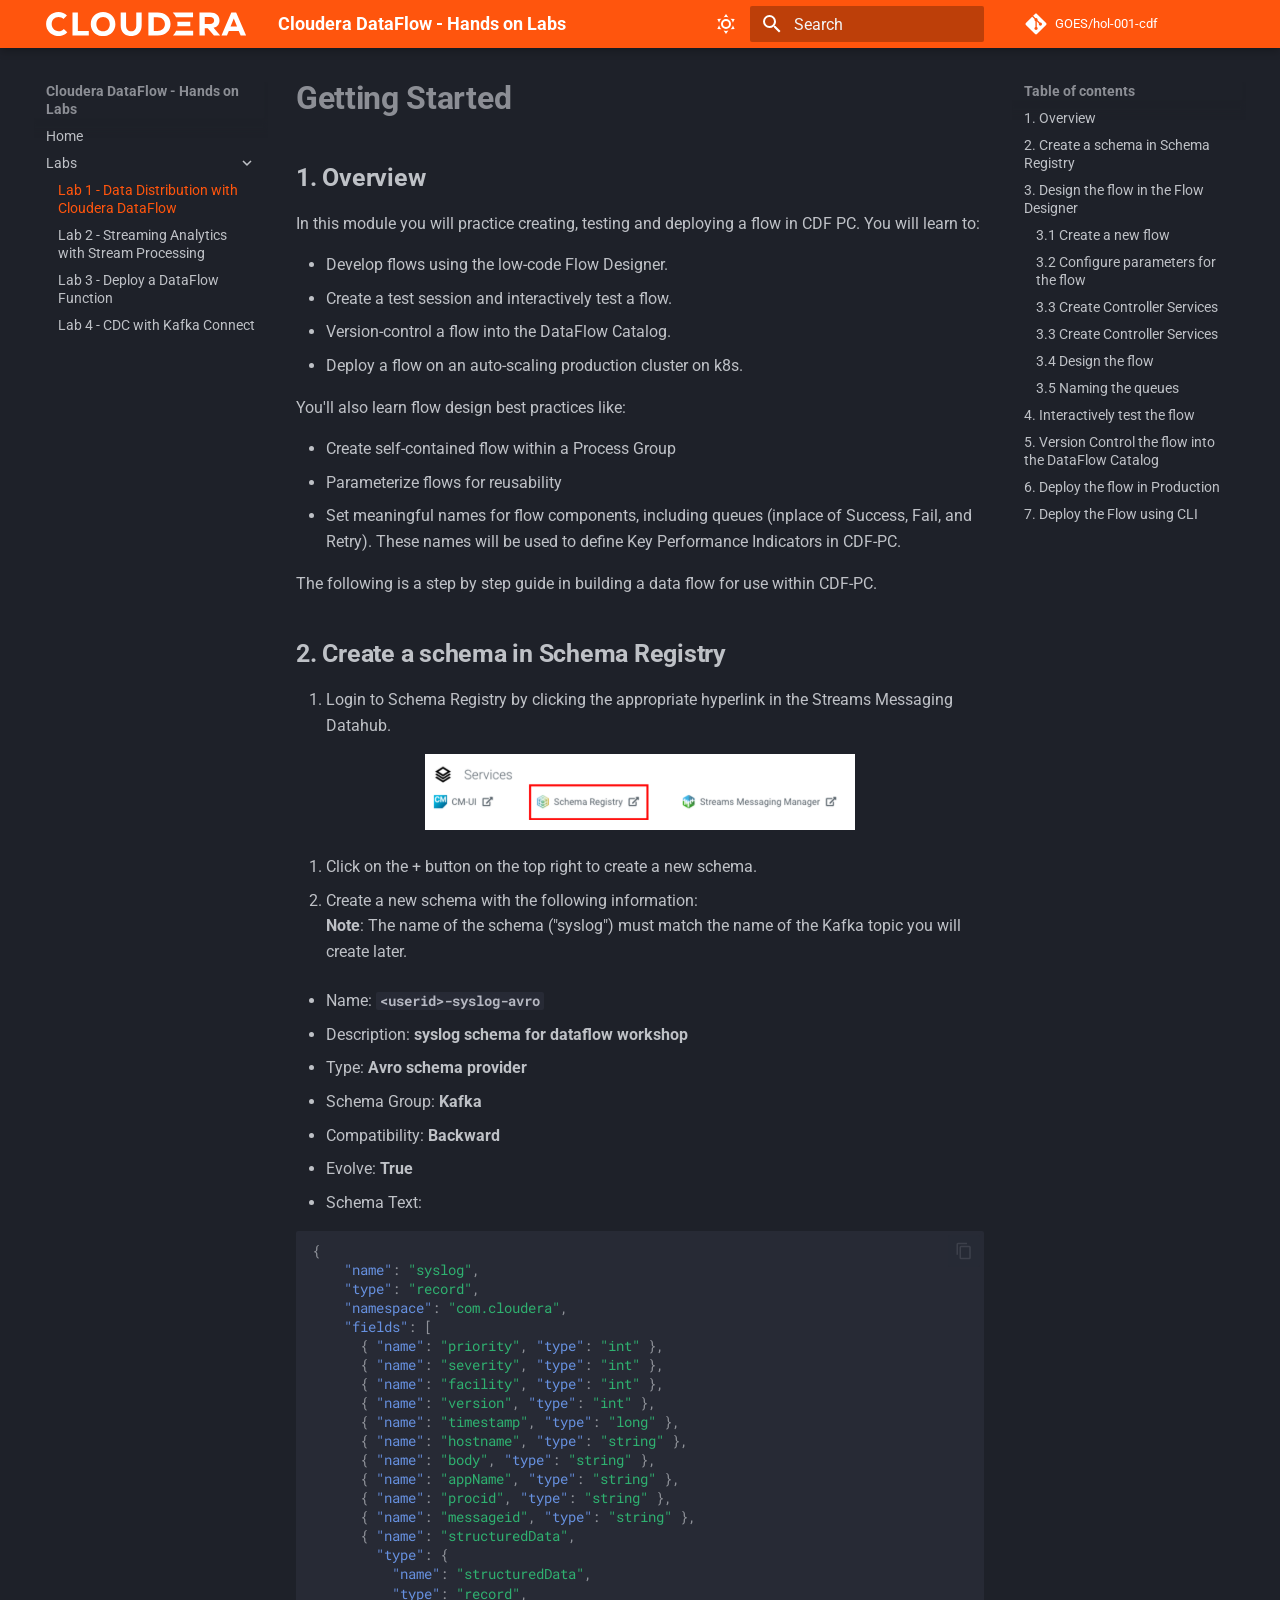
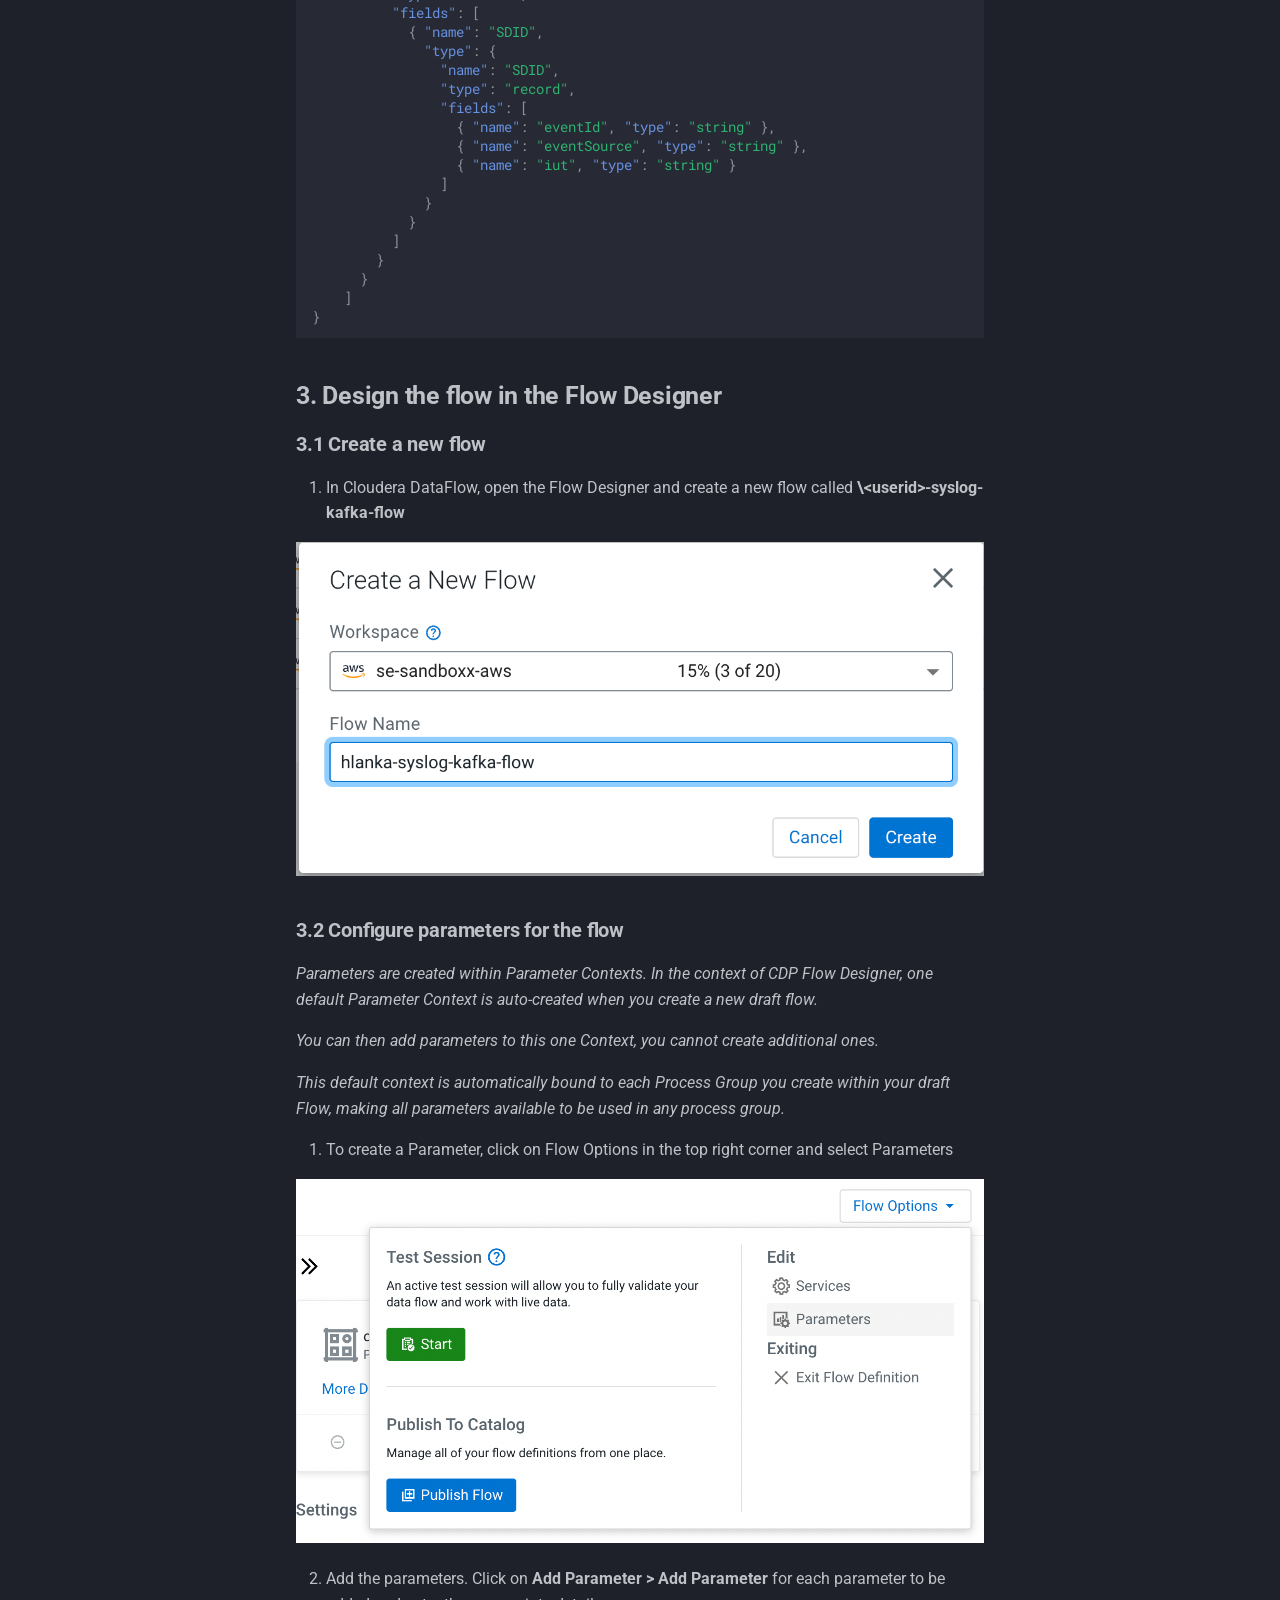
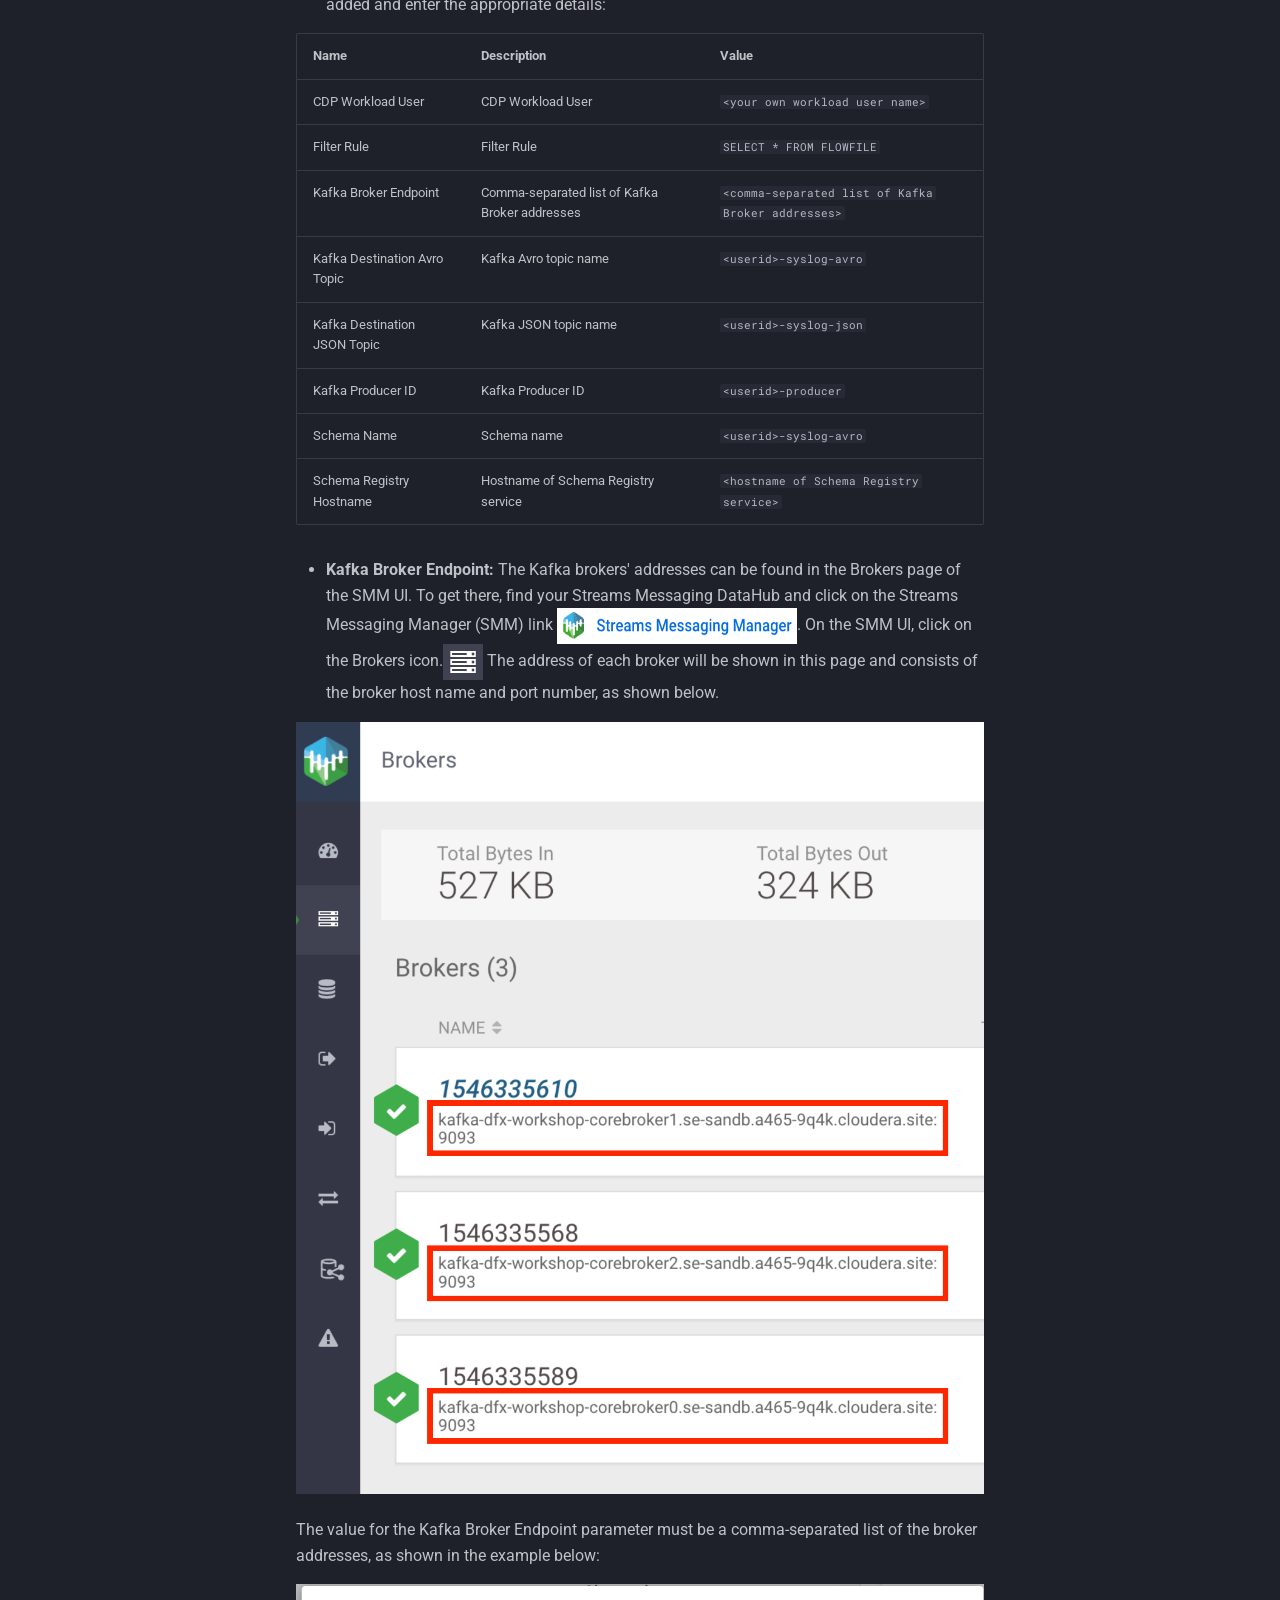
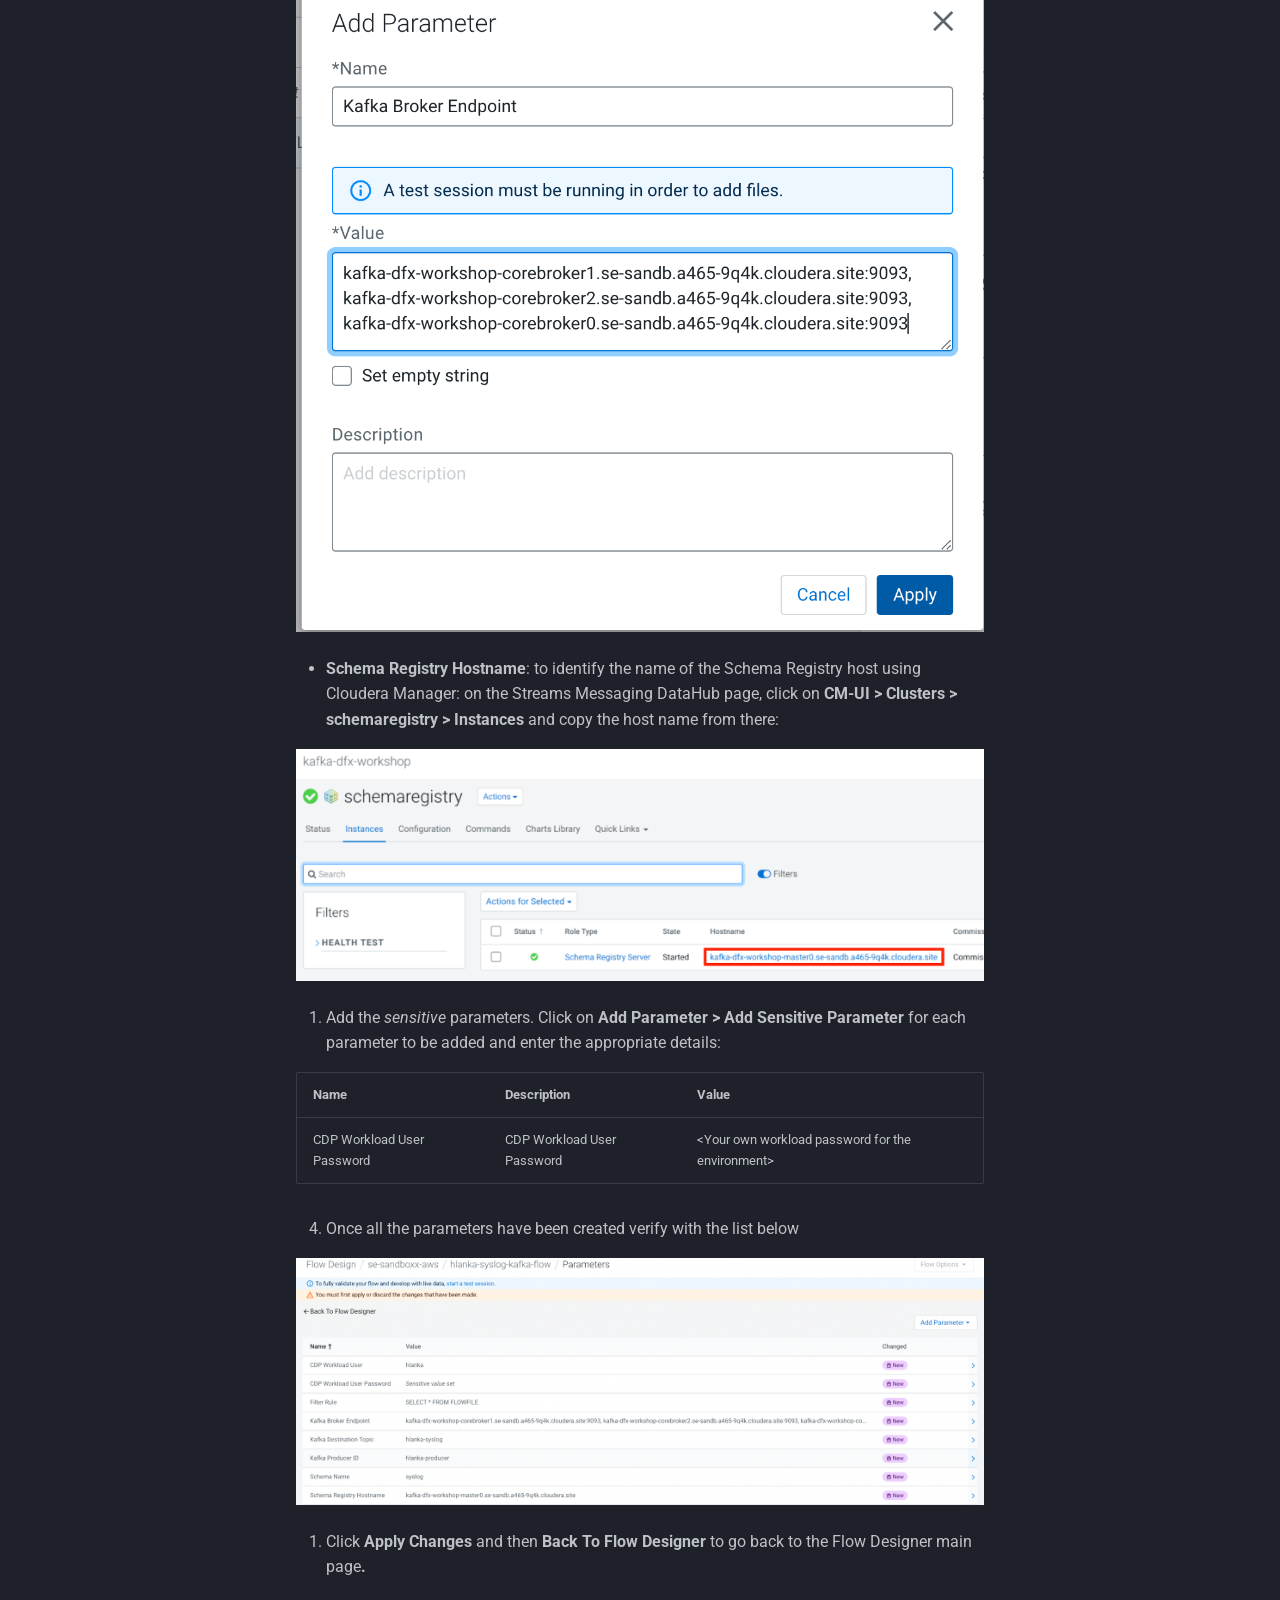
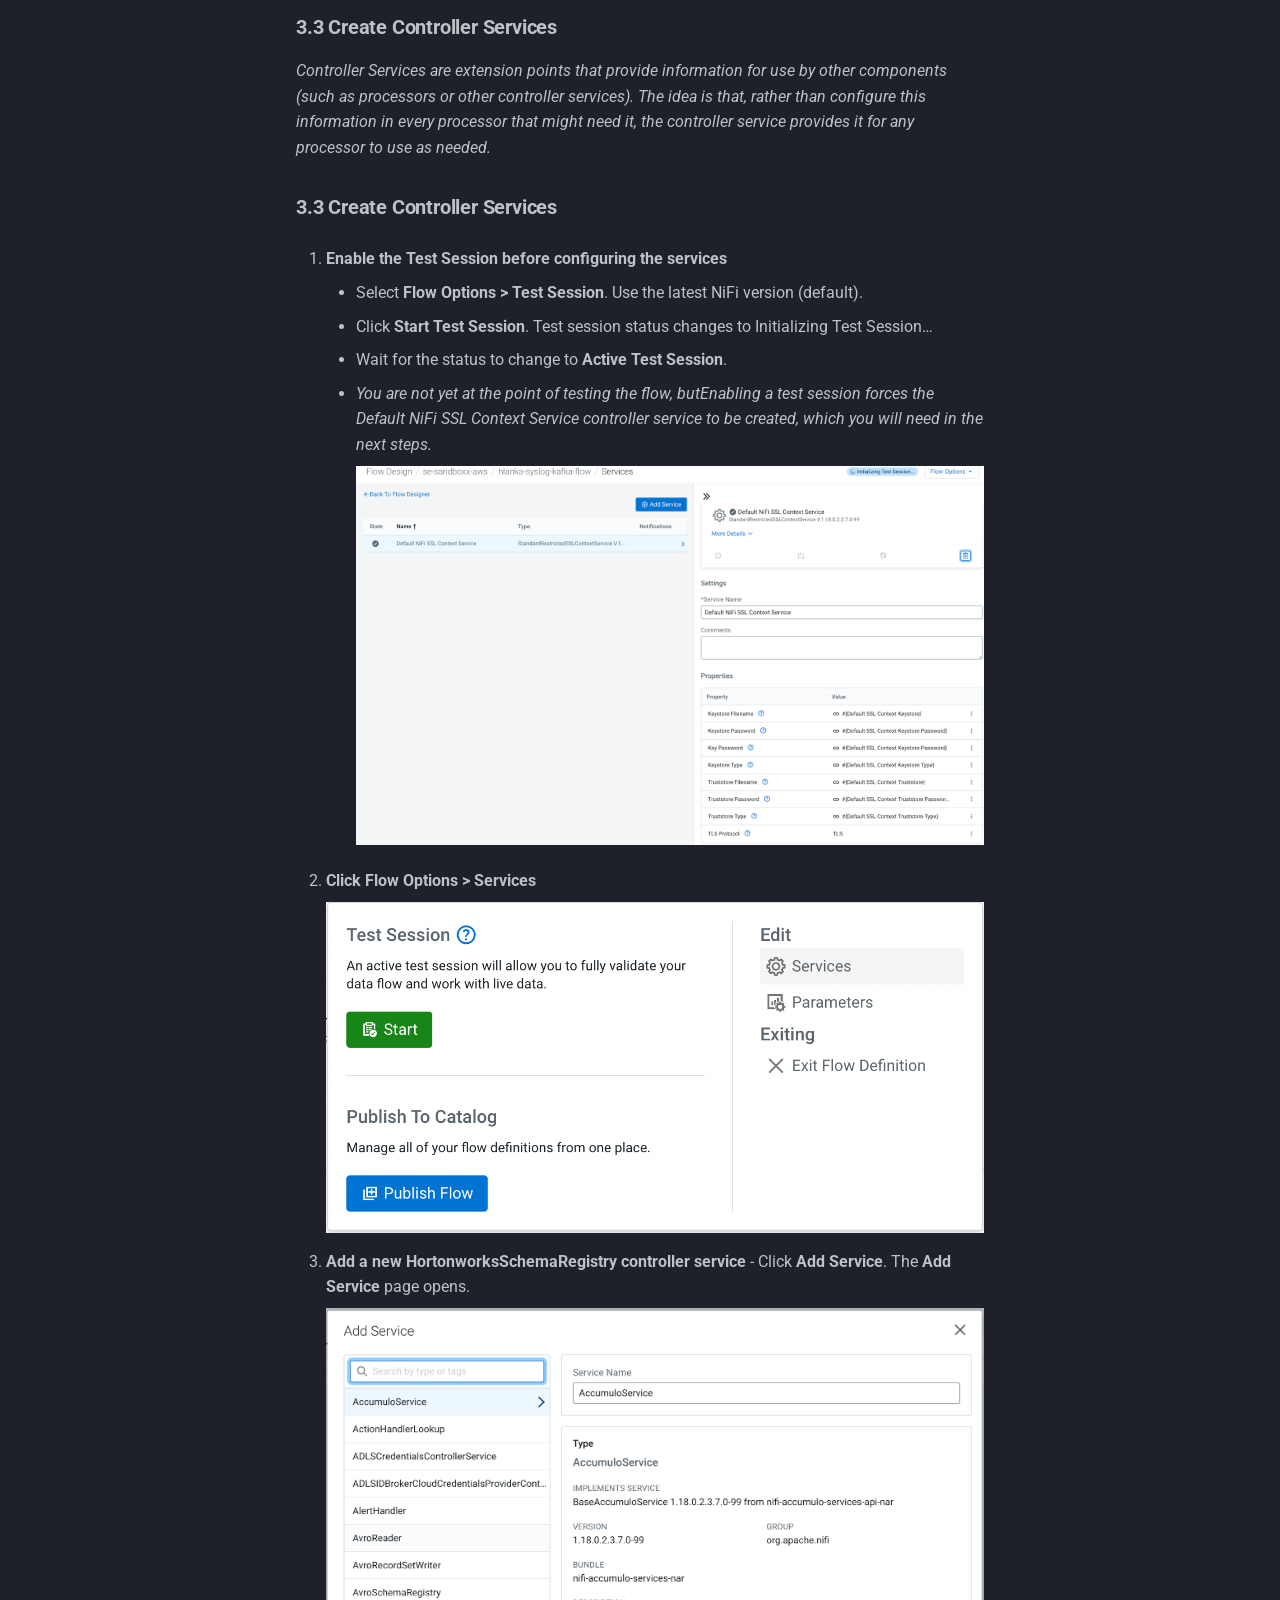
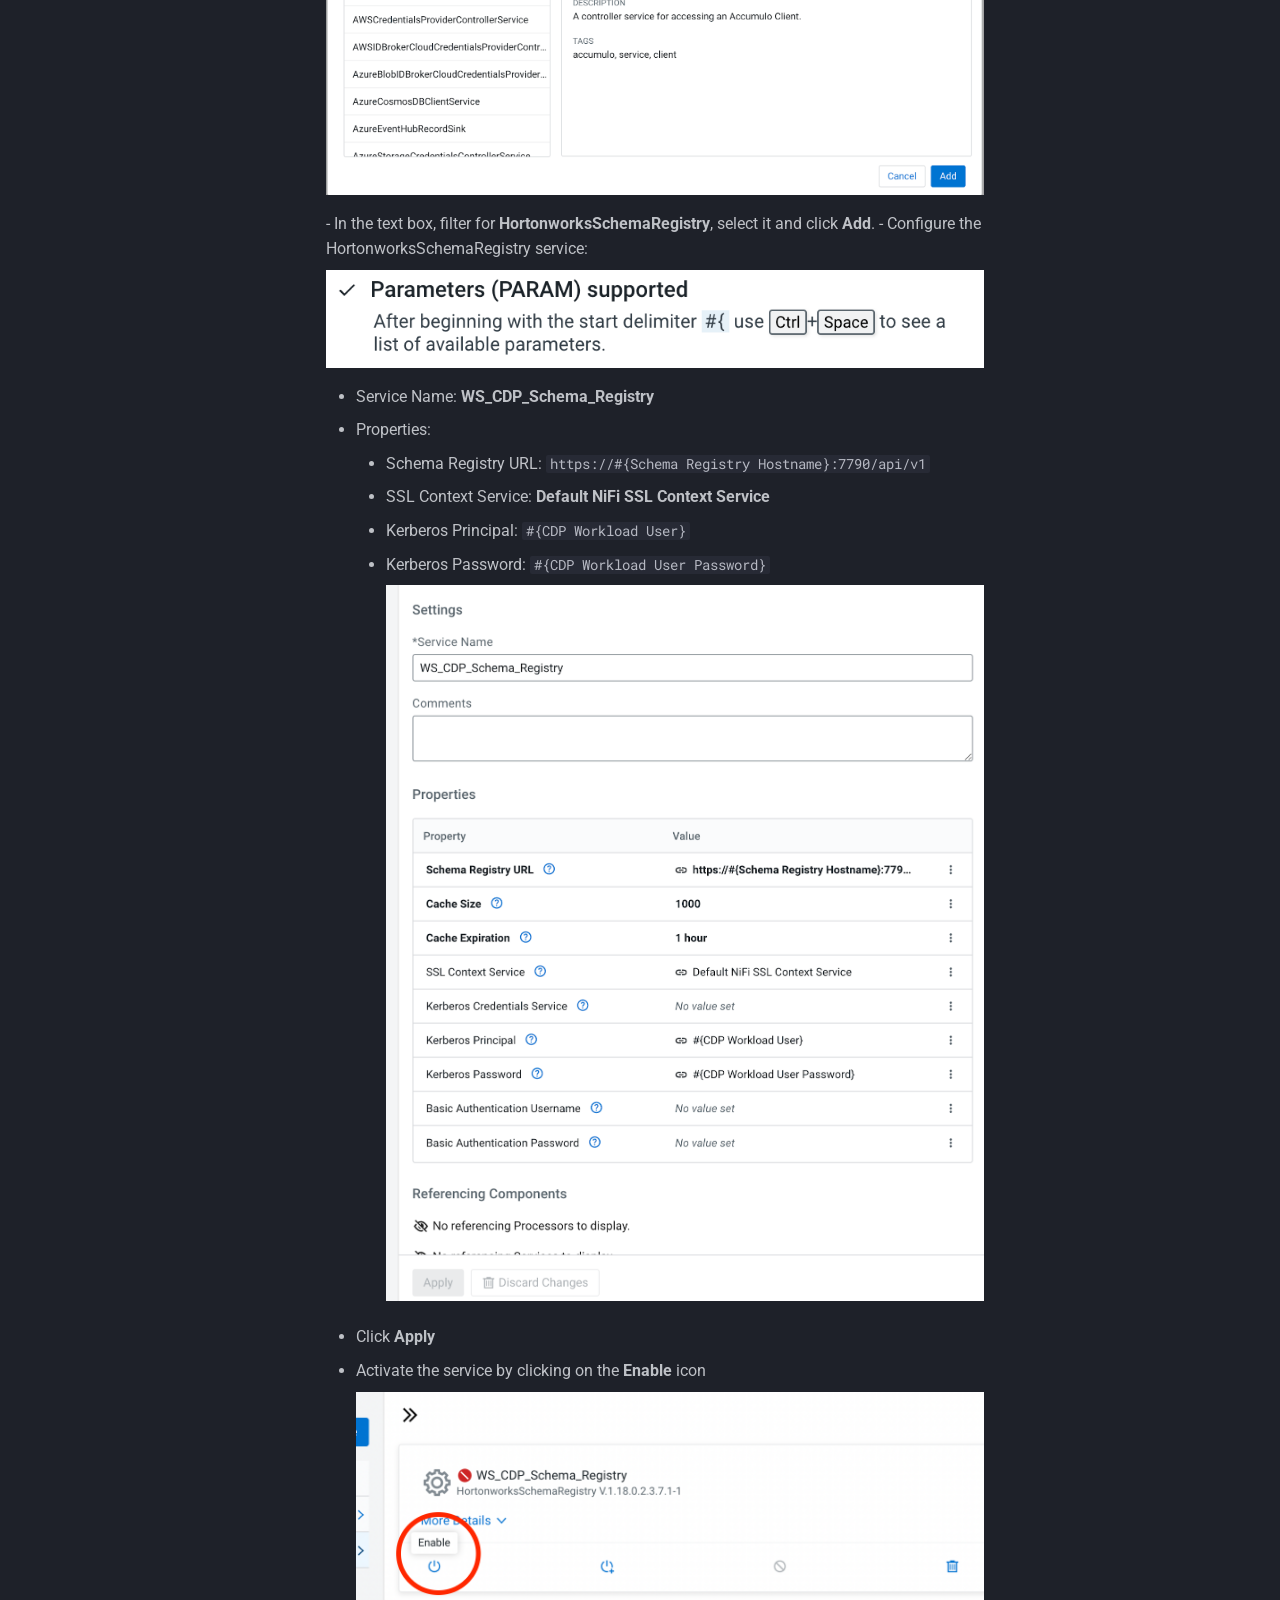
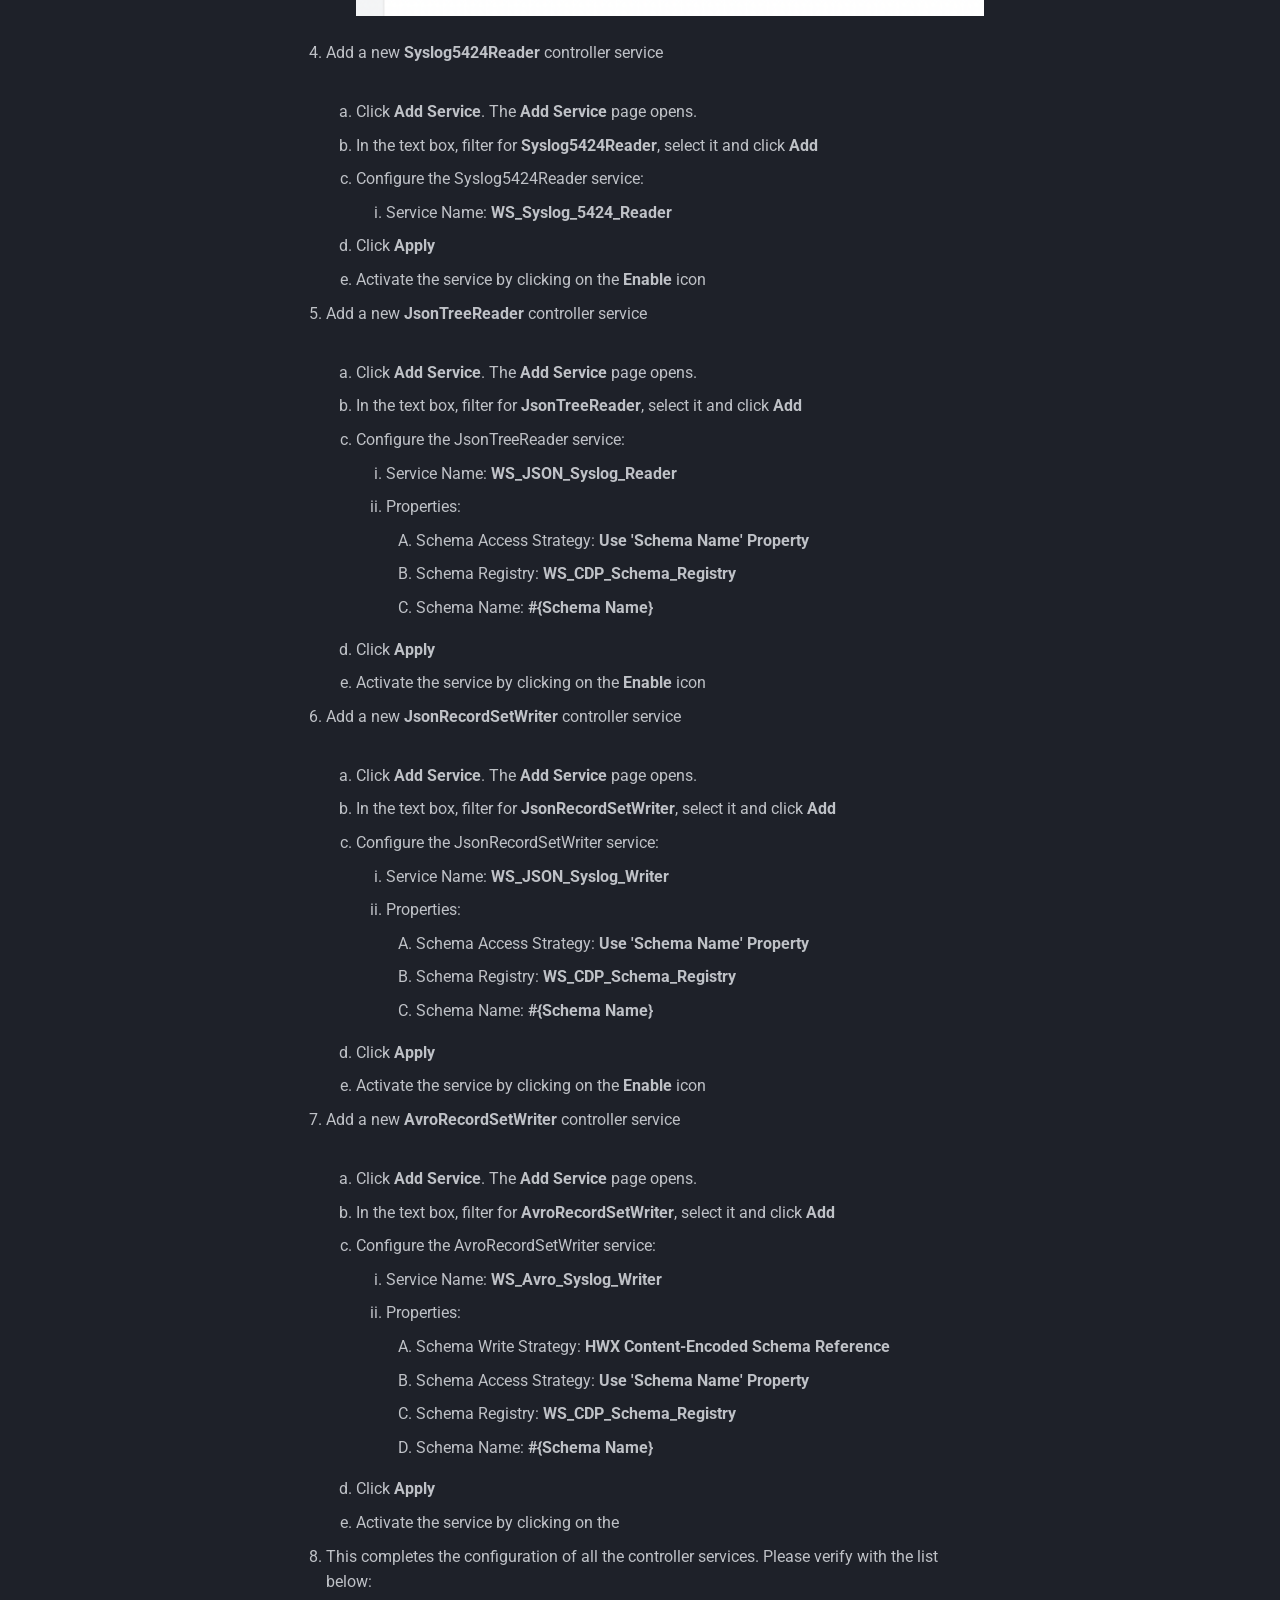
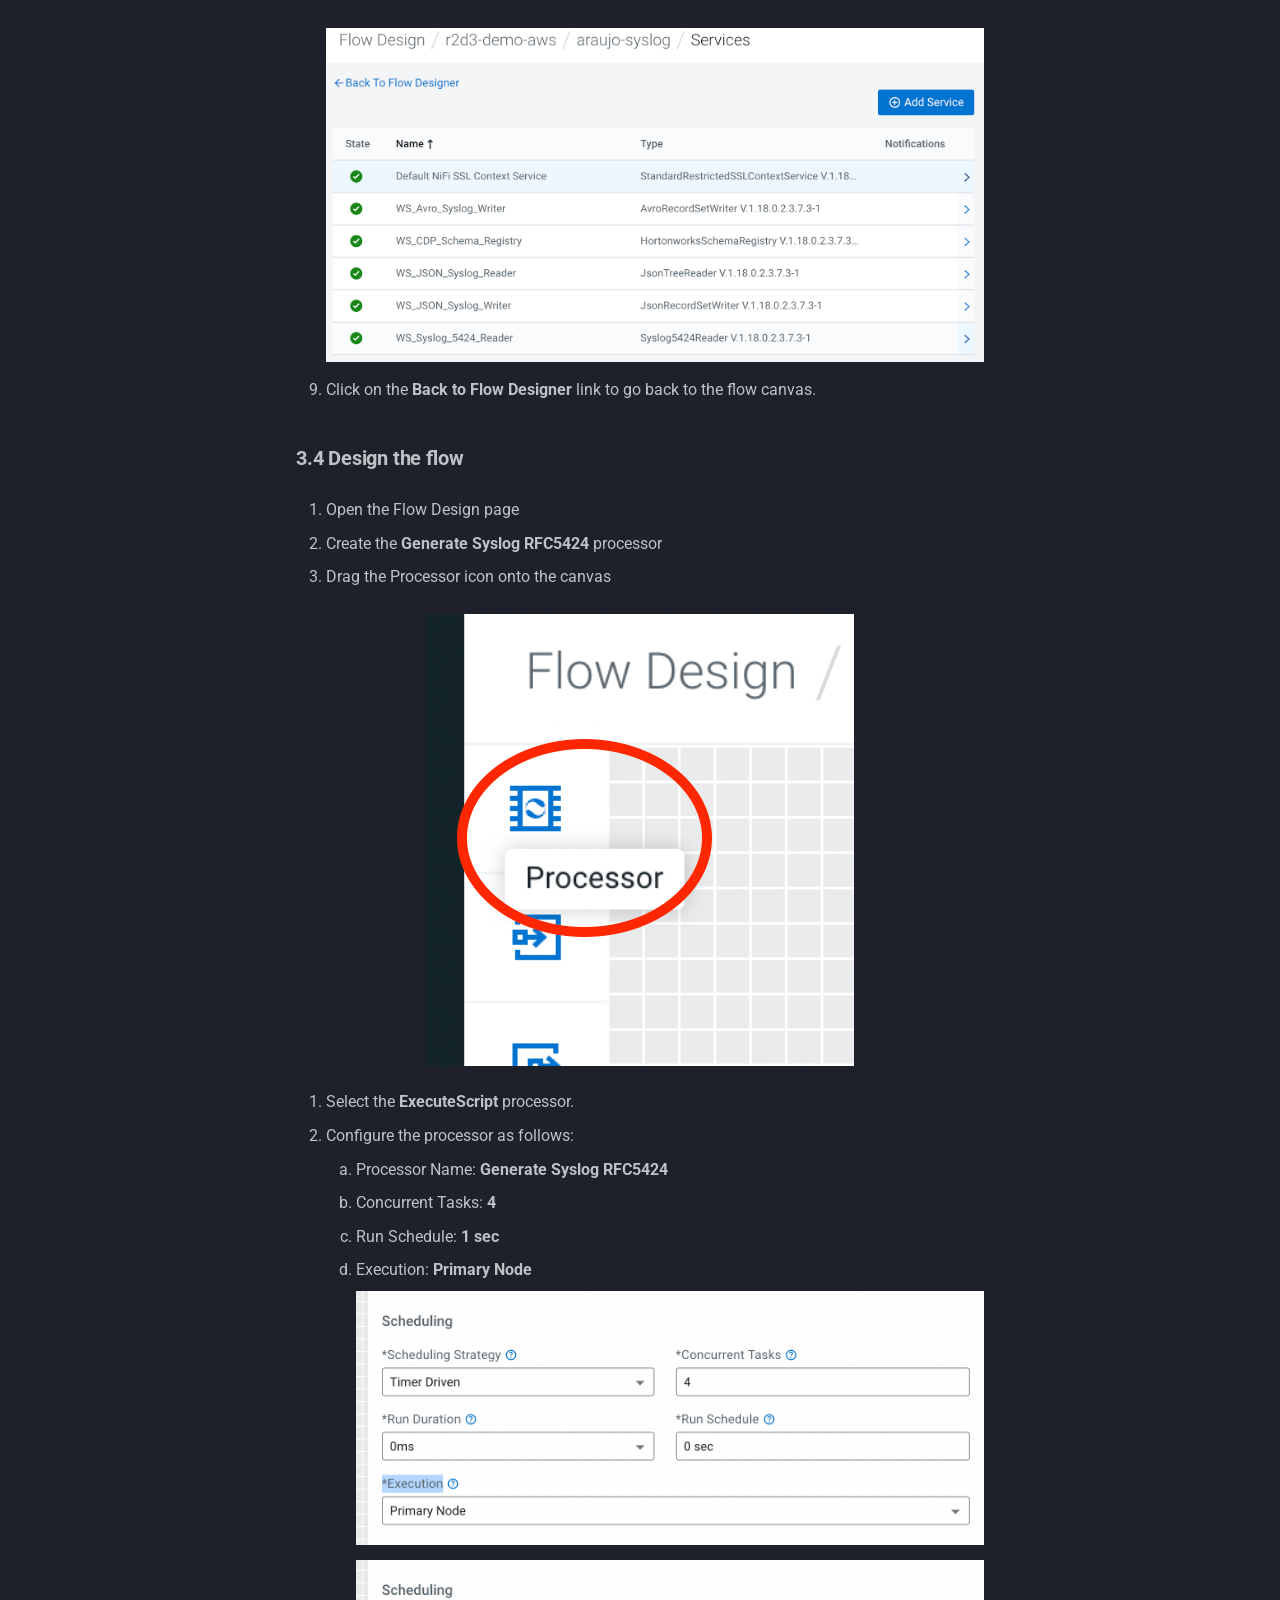
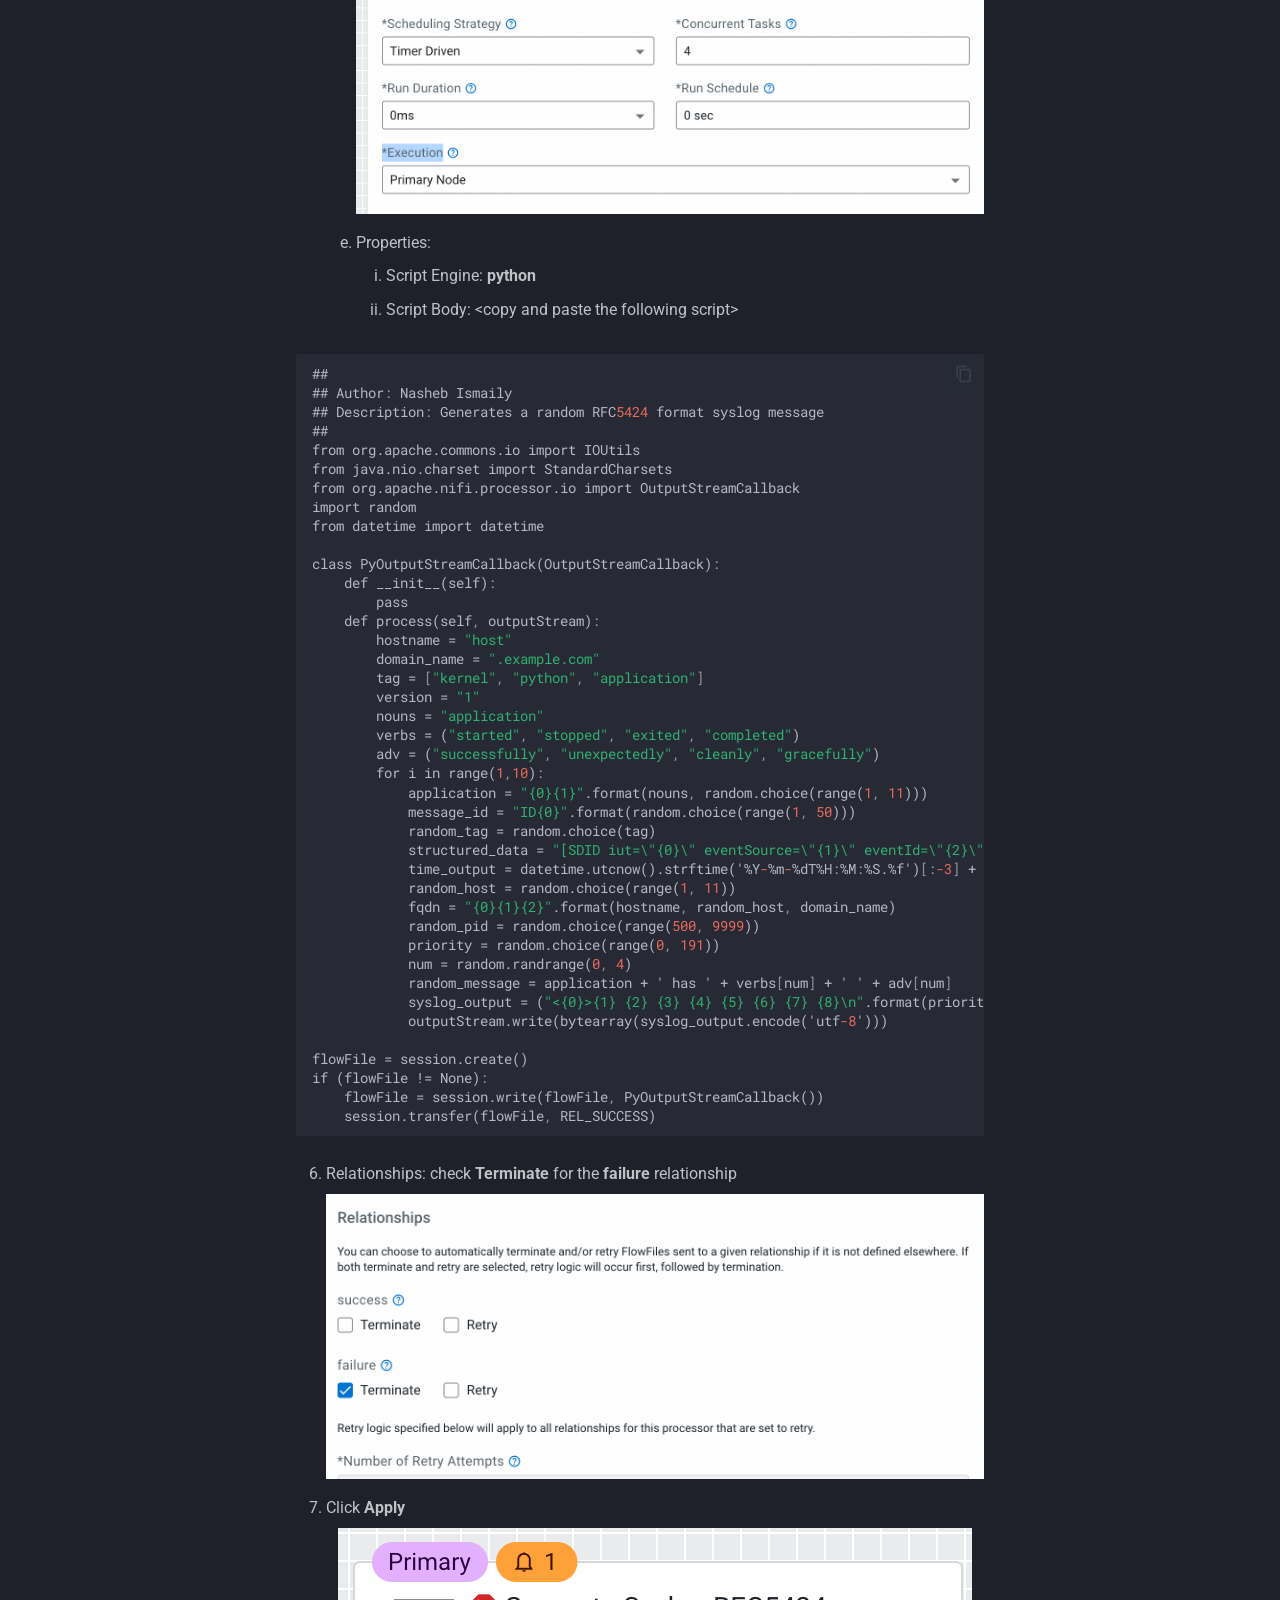
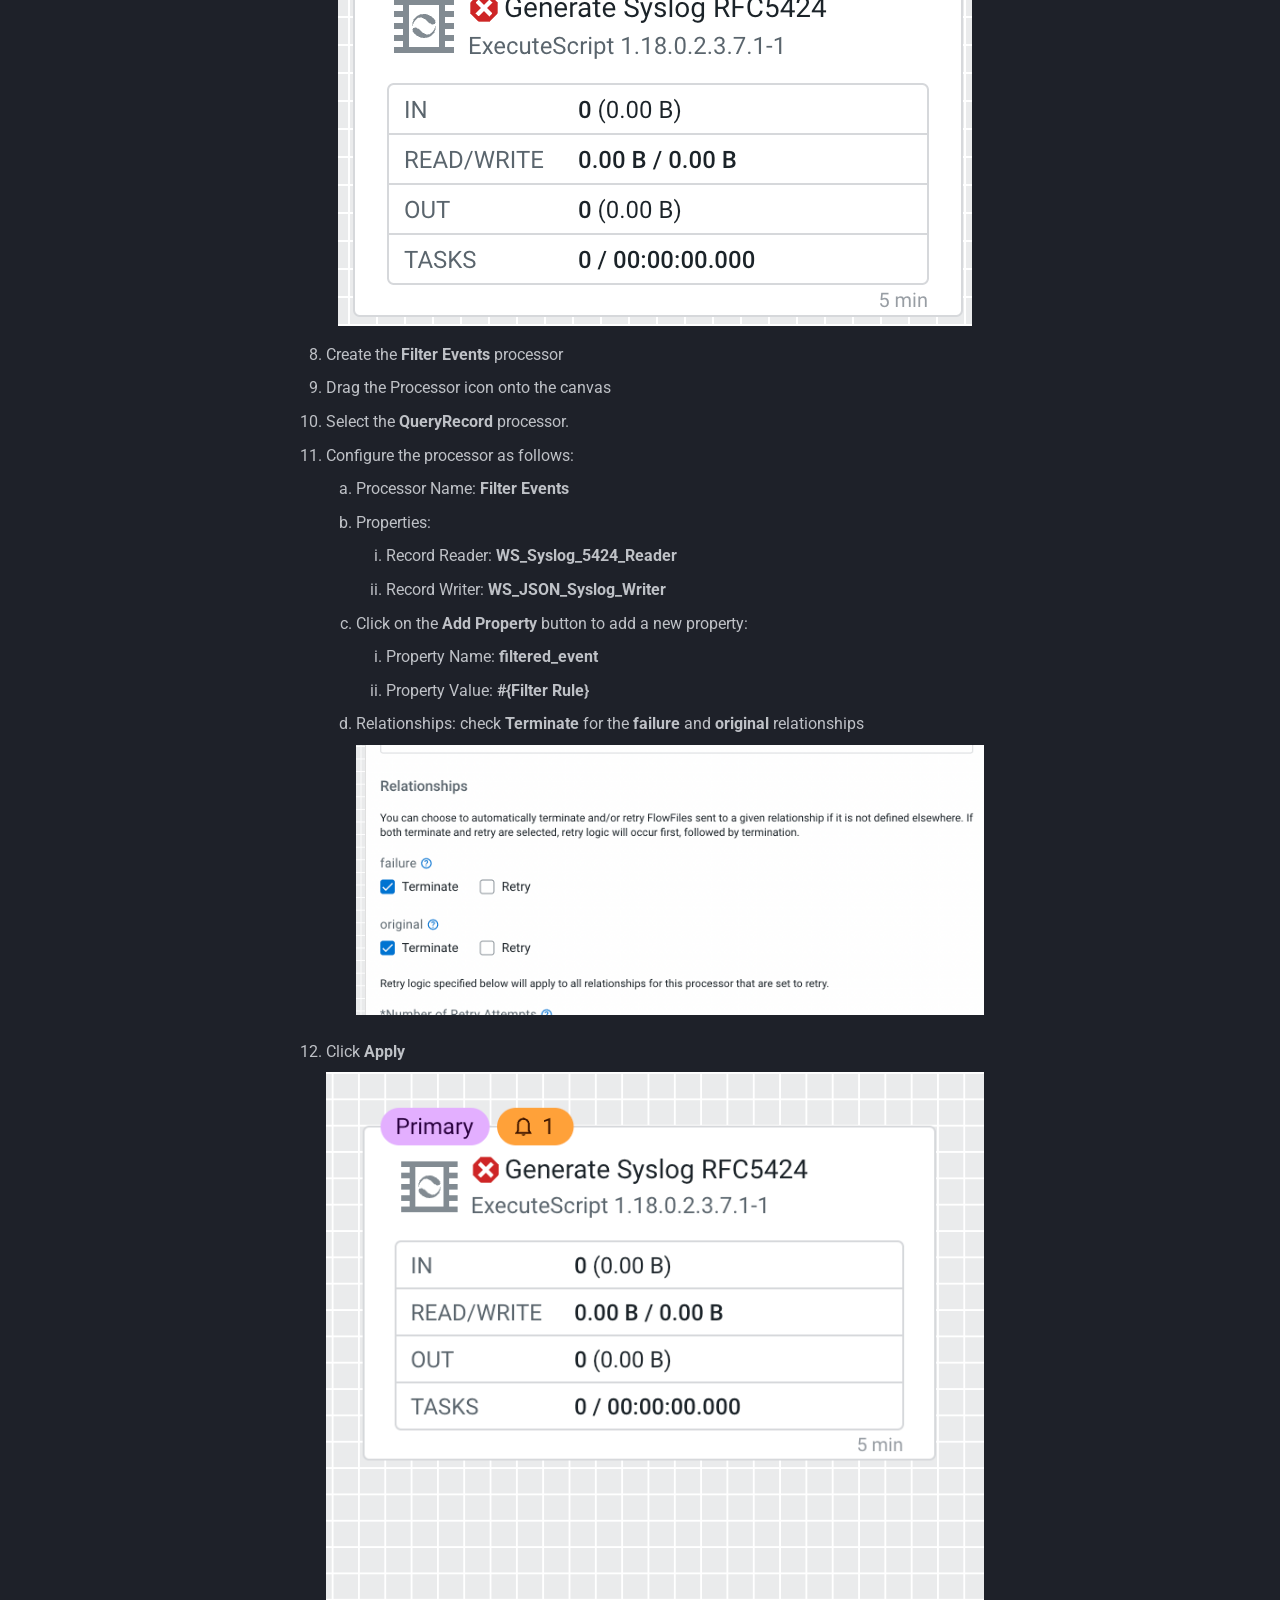
<file: CDF_HoL/labs/lab1/index.html>
<!DOCTYPE html><html lang="en" class="no-js"><head>
    
      <meta charset="utf-8">
      <meta name="viewport" content="width=device-width,initial-scale=1">
      
      
        <meta name="author" content="GOES">
      
      
      
        <link rel="prev" href="../../index.html">
      
      
        <link rel="next" href="../lab2/index.html">
      
      
        
      
      
      <link rel="icon" href="../../assets/images/favicon.ico">
      <meta name="generator" content="mkdocs-1.6.1, mkdocs-material-9.7.2">
    
    
      
        <title>Lab 1 - Data Distribution with Cloudera DataFlow - Cloudera DataFlow - Hands on Labs</title>
      
    
    
      <link rel="stylesheet" href="../../assets/stylesheets/main.484c7ddc.min.css">
      
        
        <link rel="stylesheet" href="../../assets/stylesheets/palette.ab4e12ef.min.css">
      
      


    
    
      
    
    
      
        
        
        <link rel="preconnect" href="https://fonts.gstatic.com" crossorigin>
        <link rel="stylesheet" href="https://fonts.googleapis.com/css?family=Roboto:300,300i,400,400i,700,700i%7CRoboto+Mono:400,400i,700,700i&amp;display=fallback">
        <style>:root{--md-text-font:"Roboto";--md-code-font:"Roboto Mono"}</style>
      
    
    
      <link rel="stylesheet" href="../../assets/stylesheets/extra.css">
    
    <script>__md_scope=new URL("../..",location),__md_hash=e=>[...e].reduce(((e,_)=>(e<<5)-e+_.charCodeAt(0)),0),__md_get=(e,_=localStorage,t=__md_scope)=>JSON.parse(_.getItem(t.pathname+"."+e)),__md_set=(e,_,t=localStorage,a=__md_scope)=>{try{t.setItem(a.pathname+"."+e,JSON.stringify(_))}catch(e){}}</script>
    
      

    
    
  <link href="../../assets/stylesheets/glightbox.min.css" rel="stylesheet"><script src="../../assets/javascripts/glightbox.min.js"></script><style id="glightbox-style">
            html.glightbox-open { overflow: initial; height: 100%; }
            .gslide-title { margin-top: 0px; user-select: text; }
            .gslide-desc { color: #666; user-select: text; }
            .gslide-image img { background: white; }
            .gscrollbar-fixer { padding-right: 15px; }
            .gdesc-inner { font-size: 0.75rem; }
            body[data-md-color-scheme="slate"] .gdesc-inner { background: var(--md-default-bg-color); }
            body[data-md-color-scheme="slate"] .gslide-title { color: var(--md-default-fg-color); }
            body[data-md-color-scheme="slate"] .gslide-desc { color: var(--md-default-fg-color); }
        </style></head>
  
  
    
    
      
    
    
    
    
    <body dir="ltr" data-md-color-scheme="slate" data-md-color-primary="custom" data-md-color-accent="custom">
  
    
    <input class="md-toggle" data-md-toggle="drawer" type="checkbox" id="__drawer" autocomplete="off">
    <input class="md-toggle" data-md-toggle="search" type="checkbox" id="__search" autocomplete="off">
    <label class="md-overlay" for="__drawer"></label>
    <div data-md-component="skip">
      
        
        <a href="#getting-started" class="md-skip">
          Skip to content
        </a>
      
    </div>
    <div data-md-component="announce">
      
    </div>
    
    
      

  

<header class="md-header md-header--shadow" data-md-component="header">
  <nav class="md-header__inner md-grid" aria-label="Header">
    <a href="../../index.html" title="Cloudera DataFlow - Hands on Labs" class="md-header__button md-logo" aria-label="Cloudera DataFlow - Hands on Labs" data-md-component="logo">
      
  <img src="../../assets/images/logo-cloudera-white.svg" alt="logo">

    </a>
    <label class="md-header__button md-icon" for="__drawer">
      
      <svg xmlns="http://www.w3.org/2000/svg" viewBox="0 0 24 24"><path d="M3 6h18v2H3zm0 5h18v2H3zm0 5h18v2H3z"></path></svg>
    </label>
    <div class="md-header__title" data-md-component="header-title">
      <div class="md-header__ellipsis">
        <div class="md-header__topic">
          <span class="md-ellipsis">
            Cloudera DataFlow - Hands on Labs
          </span>
        </div>
        <div class="md-header__topic" data-md-component="header-topic">
          <span class="md-ellipsis">
            
              Lab 1 - Data Distribution with Cloudera DataFlow
            
          </span>
        </div>
      </div>
    </div>
    
      
        <form class="md-header__option" data-md-component="palette">
  
    
    
    
    <input class="md-option" data-md-color-media="" data-md-color-scheme="slate" data-md-color-primary="custom" data-md-color-accent="custom" aria-label="Switch to light mode" type="radio" name="__palette" id="__palette_0">
    
      <label class="md-header__button md-icon" title="Switch to light mode" for="__palette_1" hidden>
        <svg xmlns="http://www.w3.org/2000/svg" viewBox="0 0 24 24"><path d="M12 7a5 5 0 0 1 5 5 5 5 0 0 1-5 5 5 5 0 0 1-5-5 5 5 0 0 1 5-5m0 2a3 3 0 0 0-3 3 3 3 0 0 0 3 3 3 3 0 0 0 3-3 3 3 0 0 0-3-3m0-7 2.39 3.42C13.65 5.15 12.84 5 12 5s-1.65.15-2.39.42zM3.34 7l4.16-.35A7.2 7.2 0 0 0 5.94 8.5c-.44.74-.69 1.5-.83 2.29zm.02 10 1.76-3.77a7.131 7.131 0 0 0 2.38 4.14zM20.65 7l-1.77 3.79a7.02 7.02 0 0 0-2.38-4.15zm-.01 10-4.14.36c.59-.51 1.12-1.14 1.54-1.86.42-.73.69-1.5.83-2.29zM12 22l-2.41-3.44c.74.27 1.55.44 2.41.44.82 0 1.63-.17 2.37-.44z"></path></svg>
      </label>
    
  
    
    
    
    <input class="md-option" data-md-color-media="" data-md-color-scheme="default" data-md-color-primary="custom" data-md-color-accent="custom" aria-label="Switch to dark mode" type="radio" name="__palette" id="__palette_1">
    
      <label class="md-header__button md-icon" title="Switch to dark mode" for="__palette_0" hidden>
        <svg xmlns="http://www.w3.org/2000/svg" viewBox="0 0 24 24"><path d="m17.75 4.09-2.53 1.94.91 3.06-2.63-1.81-2.63 1.81.91-3.06-2.53-1.94L12.44 4l1.06-3 1.06 3zm3.5 6.91-1.64 1.25.59 1.98-1.7-1.17-1.7 1.17.59-1.98L15.75 11l2.06-.05L18.5 9l.69 1.95zm-2.28 4.95c.83-.08 1.72 1.1 1.19 1.85-.32.45-.66.87-1.08 1.27C15.17 23 8.84 23 4.94 19.07c-3.91-3.9-3.91-10.24 0-14.14.4-.4.82-.76 1.27-1.08.75-.53 1.93.36 1.85 1.19-.27 2.86.69 5.83 2.89 8.02a9.96 9.96 0 0 0 8.02 2.89m-1.64 2.02a12.08 12.08 0 0 1-7.8-3.47c-2.17-2.19-3.33-5-3.49-7.82-2.81 3.14-2.7 7.96.31 10.98 3.02 3.01 7.84 3.12 10.98.31"></path></svg>
      </label>
    
  
</form>
      
    
    
      <script>var palette=__md_get("__palette");if(palette&&palette.color){if("(prefers-color-scheme)"===palette.color.media){var media=matchMedia("(prefers-color-scheme: light)"),input=document.querySelector(media.matches?"[data-md-color-media='(prefers-color-scheme: light)']":"[data-md-color-media='(prefers-color-scheme: dark)']");palette.color.media=input.getAttribute("data-md-color-media"),palette.color.scheme=input.getAttribute("data-md-color-scheme"),palette.color.primary=input.getAttribute("data-md-color-primary"),palette.color.accent=input.getAttribute("data-md-color-accent")}for(var[key,value]of Object.entries(palette.color))document.body.setAttribute("data-md-color-"+key,value)}</script>
    
    
    
      
      
        <label class="md-header__button md-icon" for="__search">
          
          <svg xmlns="http://www.w3.org/2000/svg" viewBox="0 0 24 24"><path d="M9.5 3A6.5 6.5 0 0 1 16 9.5c0 1.61-.59 3.09-1.56 4.23l.27.27h.79l5 5-1.5 1.5-5-5v-.79l-.27-.27A6.52 6.52 0 0 1 9.5 16 6.5 6.5 0 0 1 3 9.5 6.5 6.5 0 0 1 9.5 3m0 2C7 5 5 7 5 9.5S7 14 9.5 14 14 12 14 9.5 12 5 9.5 5"></path></svg>
        </label>
        <div class="md-search" data-md-component="search" role="dialog">
  <label class="md-search__overlay" for="__search"></label>
  <div class="md-search__inner" role="search">
    <form class="md-search__form" name="search">
      <input type="text" class="md-search__input" name="query" aria-label="Search" placeholder="Search" autocapitalize="off" autocorrect="off" autocomplete="off" spellcheck="false" data-md-component="search-query" required>
      <label class="md-search__icon md-icon" for="__search">
        
        <svg xmlns="http://www.w3.org/2000/svg" viewBox="0 0 24 24"><path d="M9.5 3A6.5 6.5 0 0 1 16 9.5c0 1.61-.59 3.09-1.56 4.23l.27.27h.79l5 5-1.5 1.5-5-5v-.79l-.27-.27A6.52 6.52 0 0 1 9.5 16 6.5 6.5 0 0 1 3 9.5 6.5 6.5 0 0 1 9.5 3m0 2C7 5 5 7 5 9.5S7 14 9.5 14 14 12 14 9.5 12 5 9.5 5"></path></svg>
        
        <svg xmlns="http://www.w3.org/2000/svg" viewBox="0 0 24 24"><path d="M20 11v2H8l5.5 5.5-1.42 1.42L4.16 12l7.92-7.92L13.5 5.5 8 11z"></path></svg>
      </label>
      <nav class="md-search__options" aria-label="Search">
        
        <button type="reset" class="md-search__icon md-icon" title="Clear" aria-label="Clear" tabindex="-1">
          
          <svg xmlns="http://www.w3.org/2000/svg" viewBox="0 0 24 24"><path d="M19 6.41 17.59 5 12 10.59 6.41 5 5 6.41 10.59 12 5 17.59 6.41 19 12 13.41 17.59 19 19 17.59 13.41 12z"></path></svg>
        </button>
      </nav>
      
    </form>
    <div class="md-search__output">
      <div class="md-search__scrollwrap" tabindex="0" data-md-scrollfix>
        <div class="md-search-result" data-md-component="search-result">
          <div class="md-search-result__meta">
            Initializing search
          </div>
          <ol class="md-search-result__list" role="presentation"></ol>
        </div>
      </div>
    </div>
  </div>
</div>
      
    
    
      <div class="md-header__source">
        <a href="https://github.infra.cloudera.com/GOES/hol-001-cdf" title="Go to repository" class="md-source" data-md-component="source">
  <div class="md-source__icon md-icon">
    
    <svg xmlns="http://www.w3.org/2000/svg" viewBox="0 0 448 512"><!--! Font Awesome Free 7.1.0 by @fontawesome - https://fontawesome.com License - https://fontawesome.com/license/free (Icons: CC BY 4.0, Fonts: SIL OFL 1.1, Code: MIT License) Copyright 2025 Fonticons, Inc.--><path d="M439.6 236.1 244 40.5c-5.4-5.5-12.8-8.5-20.4-8.5s-15 3-20.4 8.4L162.5 81l51.5 51.5c27.1-9.1 52.7 16.8 43.4 43.7l49.7 49.7c34.2-11.8 61.2 31 35.5 56.7-26.5 26.5-70.2-2.9-56-37.3L240.3 199v121.9c25.3 12.5 22.3 41.8 9.1 55-6.4 6.4-15.2 10.1-24.3 10.1s-17.8-3.6-24.3-10.1c-17.6-17.6-11.1-46.9 11.2-56v-123c-20.8-8.5-24.6-30.7-18.6-45L142.6 101 8.5 235.1C3 240.6 0 247.9 0 255.5s3 15 8.5 20.4l195.6 195.7c5.4 5.4 12.7 8.4 20.4 8.4s15-3 20.4-8.4l194.7-194.7c5.4-5.4 8.4-12.8 8.4-20.4s-3-15-8.4-20.4"></path></svg>
  </div>
  <div class="md-source__repository">
    GOES/hol-001-cdf
  </div>
</a>
      </div>
    
  </nav>
  
</header>
    
    <div class="md-container" data-md-component="container">
      
      
        
          
        
      
      <main class="md-main" data-md-component="main">
        <div class="md-main__inner md-grid">
          
            
              
              <div class="md-sidebar md-sidebar--primary" data-md-component="sidebar" data-md-type="navigation">
                <div class="md-sidebar__scrollwrap">
                  <div class="md-sidebar__inner">
                    



<nav class="md-nav md-nav--primary" aria-label="Navigation" data-md-level="0">
  <label class="md-nav__title" for="__drawer">
    <a href="../../index.html" title="Cloudera DataFlow - Hands on Labs" class="md-nav__button md-logo" aria-label="Cloudera DataFlow - Hands on Labs" data-md-component="logo">
      
  <img src="../../assets/images/logo-cloudera-white.svg" alt="logo">

    </a>
    Cloudera DataFlow - Hands on Labs
  </label>
  
    <div class="md-nav__source">
      <a href="https://github.infra.cloudera.com/GOES/hol-001-cdf" title="Go to repository" class="md-source" data-md-component="source">
  <div class="md-source__icon md-icon">
    
    <svg xmlns="http://www.w3.org/2000/svg" viewBox="0 0 448 512"><!--! Font Awesome Free 7.1.0 by @fontawesome - https://fontawesome.com License - https://fontawesome.com/license/free (Icons: CC BY 4.0, Fonts: SIL OFL 1.1, Code: MIT License) Copyright 2025 Fonticons, Inc.--><path d="M439.6 236.1 244 40.5c-5.4-5.5-12.8-8.5-20.4-8.5s-15 3-20.4 8.4L162.5 81l51.5 51.5c27.1-9.1 52.7 16.8 43.4 43.7l49.7 49.7c34.2-11.8 61.2 31 35.5 56.7-26.5 26.5-70.2-2.9-56-37.3L240.3 199v121.9c25.3 12.5 22.3 41.8 9.1 55-6.4 6.4-15.2 10.1-24.3 10.1s-17.8-3.6-24.3-10.1c-17.6-17.6-11.1-46.9 11.2-56v-123c-20.8-8.5-24.6-30.7-18.6-45L142.6 101 8.5 235.1C3 240.6 0 247.9 0 255.5s3 15 8.5 20.4l195.6 195.7c5.4 5.4 12.7 8.4 20.4 8.4s15-3 20.4-8.4l194.7-194.7c5.4-5.4 8.4-12.8 8.4-20.4s-3-15-8.4-20.4"></path></svg>
  </div>
  <div class="md-source__repository">
    GOES/hol-001-cdf
  </div>
</a>
    </div>
  
  <ul class="md-nav__list" data-md-scrollfix>
    
      
      
  
  
  
  
    <li class="md-nav__item">
      <a href="../../index.html" class="md-nav__link">
        
  
  
  <span class="md-ellipsis">
    
  
    Home
  

    
  </span>
  
  

      </a>
    </li>
  

    
      
      
  
  
    
  
  
  
    
    
    
    
    
    <li class="md-nav__item md-nav__item--active md-nav__item--nested">
      
        
        
        <input class="md-nav__toggle md-toggle " type="checkbox" id="__nav_2" checked>
        
          
          <label class="md-nav__link" for="__nav_2" id="__nav_2_label" tabindex="0">
            
  
  
  <span class="md-ellipsis">
    
  
    Labs
  

    
  </span>
  
  

            <span class="md-nav__icon md-icon"></span>
          </label>
        
        <nav class="md-nav" data-md-level="1" aria-labelledby="__nav_2_label" aria-expanded="true">
          <label class="md-nav__title" for="__nav_2">
            <span class="md-nav__icon md-icon"></span>
            
  
    Labs
  

          </label>
          <ul class="md-nav__list" data-md-scrollfix>
            
              
                
  
  
    
  
  
  
    <li class="md-nav__item md-nav__item--active">
      
      <input class="md-nav__toggle md-toggle" type="checkbox" id="__toc">
      
      
        
      
      
        <label class="md-nav__link md-nav__link--active" for="__toc">
          
  
  
  <span class="md-ellipsis">
    
  
    Lab 1 - Data Distribution with Cloudera DataFlow
  

    
  </span>
  
  

          <span class="md-nav__icon md-icon"></span>
        </label>
      
      <a href="index.html" class="md-nav__link md-nav__link--active">
        
  
  
  <span class="md-ellipsis">
    
  
    Lab 1 - Data Distribution with Cloudera DataFlow
  

    
  </span>
  
  

      </a>
      
        

<nav class="md-nav md-nav--secondary" aria-label="Table of contents">
  
  
  
    
  
  
    <label class="md-nav__title" for="__toc">
      <span class="md-nav__icon md-icon"></span>
      Table of contents
    </label>
    <ul class="md-nav__list" data-md-component="toc" data-md-scrollfix>
      
        <li class="md-nav__item">
  <a href="#1-overview" class="md-nav__link">
    <span class="md-ellipsis">
      
        1. Overview
      
    </span>
  </a>
  
</li>
      
        <li class="md-nav__item">
  <a href="#2-create-a-schema-in-schema-registry" class="md-nav__link">
    <span class="md-ellipsis">
      
        2. Create a schema in Schema Registry
      
    </span>
  </a>
  
</li>
      
        <li class="md-nav__item">
  <a href="#3-design-the-flow-in-the-flow-designer" class="md-nav__link">
    <span class="md-ellipsis">
      
        3. Design the flow in the Flow Designer
      
    </span>
  </a>
  
    <nav class="md-nav" aria-label="3. Design the flow in the Flow Designer">
      <ul class="md-nav__list">
        
          <li class="md-nav__item">
  <a href="#31-create-a-new-flow" class="md-nav__link">
    <span class="md-ellipsis">
      
        3.1 Create a new flow
      
    </span>
  </a>
  
</li>
        
          <li class="md-nav__item">
  <a href="#32-configure-parameters-for-the-flow" class="md-nav__link">
    <span class="md-ellipsis">
      
        3.2 Configure parameters for the flow
      
    </span>
  </a>
  
</li>
        
          <li class="md-nav__item">
  <a href="#33-create-controller-services" class="md-nav__link">
    <span class="md-ellipsis">
      
        3.3 Create Controller Services
      
    </span>
  </a>
  
</li>
        
          <li class="md-nav__item">
  <a href="#33-create-controller-services_1" class="md-nav__link">
    <span class="md-ellipsis">
      
        3.3 Create Controller Services
      
    </span>
  </a>
  
</li>
        
          <li class="md-nav__item">
  <a href="#34-design-the-flow" class="md-nav__link">
    <span class="md-ellipsis">
      
        3.4 Design the flow
      
    </span>
  </a>
  
</li>
        
          <li class="md-nav__item">
  <a href="#35-naming-the-queues" class="md-nav__link">
    <span class="md-ellipsis">
      
        3.5 Naming the queues
      
    </span>
  </a>
  
</li>
        
      </ul>
    </nav>
  
</li>
      
        <li class="md-nav__item">
  <a href="#4-interactively-test-the-flow" class="md-nav__link">
    <span class="md-ellipsis">
      
        4. Interactively test the flow
      
    </span>
  </a>
  
</li>
      
        <li class="md-nav__item">
  <a href="#5-version-control-the-flow-into-the-dataflow-catalog" class="md-nav__link">
    <span class="md-ellipsis">
      
        5. Version Control the flow into the DataFlow Catalog
      
    </span>
  </a>
  
</li>
      
        <li class="md-nav__item">
  <a href="#6-deploy-the-flow-in-production" class="md-nav__link">
    <span class="md-ellipsis">
      
        6. Deploy the flow in Production
      
    </span>
  </a>
  
</li>
      
        <li class="md-nav__item">
  <a href="#7-deploy-the-flow-using-cli" class="md-nav__link">
    <span class="md-ellipsis">
      
        7. Deploy the Flow using CLI
      
    </span>
  </a>
  
</li>
      
    </ul>
  
</nav>
      
    </li>
  

              
            
              
                
  
  
  
  
    <li class="md-nav__item">
      <a href="../lab2/index.html" class="md-nav__link">
        
  
  
  <span class="md-ellipsis">
    
  
    Lab 2 - Streaming Analytics with Stream Processing
  

    
  </span>
  
  

      </a>
    </li>
  

              
            
              
                
  
  
  
  
    <li class="md-nav__item">
      <a href="../lab3/index.html" class="md-nav__link">
        
  
  
  <span class="md-ellipsis">
    
  
    Lab 3 - Deploy a DataFlow Function
  

    
  </span>
  
  

      </a>
    </li>
  

              
            
              
                
  
  
  
  
    <li class="md-nav__item">
      <a href="../lab4/index.html" class="md-nav__link">
        
  
  
  <span class="md-ellipsis">
    
  
    Lab 4 - CDC with Kafka Connect
  

    
  </span>
  
  

      </a>
    </li>
  

              
            
          </ul>
        </nav>
      
    </li>
  

    
  </ul>
</nav>
                  </div>
                </div>
              </div>
            
            
              
              <div class="md-sidebar md-sidebar--secondary" data-md-component="sidebar" data-md-type="toc">
                <div class="md-sidebar__scrollwrap">
                  <div class="md-sidebar__inner">
                    

<nav class="md-nav md-nav--secondary" aria-label="Table of contents">
  
  
  
    
  
  
    <label class="md-nav__title" for="__toc">
      <span class="md-nav__icon md-icon"></span>
      Table of contents
    </label>
    <ul class="md-nav__list" data-md-component="toc" data-md-scrollfix>
      
        <li class="md-nav__item">
  <a href="#1-overview" class="md-nav__link">
    <span class="md-ellipsis">
      
        1. Overview
      
    </span>
  </a>
  
</li>
      
        <li class="md-nav__item">
  <a href="#2-create-a-schema-in-schema-registry" class="md-nav__link">
    <span class="md-ellipsis">
      
        2. Create a schema in Schema Registry
      
    </span>
  </a>
  
</li>
      
        <li class="md-nav__item">
  <a href="#3-design-the-flow-in-the-flow-designer" class="md-nav__link">
    <span class="md-ellipsis">
      
        3. Design the flow in the Flow Designer
      
    </span>
  </a>
  
    <nav class="md-nav" aria-label="3. Design the flow in the Flow Designer">
      <ul class="md-nav__list">
        
          <li class="md-nav__item">
  <a href="#31-create-a-new-flow" class="md-nav__link">
    <span class="md-ellipsis">
      
        3.1 Create a new flow
      
    </span>
  </a>
  
</li>
        
          <li class="md-nav__item">
  <a href="#32-configure-parameters-for-the-flow" class="md-nav__link">
    <span class="md-ellipsis">
      
        3.2 Configure parameters for the flow
      
    </span>
  </a>
  
</li>
        
          <li class="md-nav__item">
  <a href="#33-create-controller-services" class="md-nav__link">
    <span class="md-ellipsis">
      
        3.3 Create Controller Services
      
    </span>
  </a>
  
</li>
        
          <li class="md-nav__item">
  <a href="#33-create-controller-services_1" class="md-nav__link">
    <span class="md-ellipsis">
      
        3.3 Create Controller Services
      
    </span>
  </a>
  
</li>
        
          <li class="md-nav__item">
  <a href="#34-design-the-flow" class="md-nav__link">
    <span class="md-ellipsis">
      
        3.4 Design the flow
      
    </span>
  </a>
  
</li>
        
          <li class="md-nav__item">
  <a href="#35-naming-the-queues" class="md-nav__link">
    <span class="md-ellipsis">
      
        3.5 Naming the queues
      
    </span>
  </a>
  
</li>
        
      </ul>
    </nav>
  
</li>
      
        <li class="md-nav__item">
  <a href="#4-interactively-test-the-flow" class="md-nav__link">
    <span class="md-ellipsis">
      
        4. Interactively test the flow
      
    </span>
  </a>
  
</li>
      
        <li class="md-nav__item">
  <a href="#5-version-control-the-flow-into-the-dataflow-catalog" class="md-nav__link">
    <span class="md-ellipsis">
      
        5. Version Control the flow into the DataFlow Catalog
      
    </span>
  </a>
  
</li>
      
        <li class="md-nav__item">
  <a href="#6-deploy-the-flow-in-production" class="md-nav__link">
    <span class="md-ellipsis">
      
        6. Deploy the flow in Production
      
    </span>
  </a>
  
</li>
      
        <li class="md-nav__item">
  <a href="#7-deploy-the-flow-using-cli" class="md-nav__link">
    <span class="md-ellipsis">
      
        7. Deploy the Flow using CLI
      
    </span>
  </a>
  
</li>
      
    </ul>
  
</nav>
                  </div>
                </div>
              </div>
            
          
          
            <div class="md-content" data-md-component="content">
              
              <article class="md-content__inner md-typeset">
                
                  



<h1 id="getting-started"><strong>Getting Started</strong></h1>
<h2 id="1-overview"><strong>1. Overview</strong></h2>
<p>In this module you will practice creating, testing and deploying a flow in CDF PC. You will learn to:</p>
<ul>
<li>Develop flows using the low-code Flow Designer.  </li>
<li>Create a test session and interactively test a flow.  </li>
<li>Version-control a flow into the DataFlow Catalog.  </li>
<li>Deploy a flow on an auto-scaling production cluster on k8s.</li>
</ul>
<p>You'll also learn flow design best practices like:</p>
<ul>
<li>Create self-contained flow within a Process Group  </li>
<li>Parameterize flows for reusability  </li>
<li>Set meaningful names for flow components, including queues (inplace of Success, Fail, and Retry). These names will be used to define Key Performance Indicators in CDF-PC.</li>
</ul>
<p>The following is a step by step guide in building a data flow for use within CDF-PC.</p>
<h2 id="2-create-a-schema-in-schema-registry"><strong>2. Create a schema in Schema Registry</strong></h2>
<ol>
<li>Login to Schema Registry by clicking the appropriate hyperlink in the Streams Messaging Datahub.</li>
</ol>
<p align="center">
  <a class="glightbox" data-type="image" data-width="auto" data-height="auto" href="../../assets/images/lab_images/lab1/1.12.png" data-desc-position="bottom"><img src="../../assets/images/lab_images/lab1/1.12.png" alt="Schema Registry Screenshot"></a>
</p>
<ol>
<li>Click on the + button on the top right to create a new schema.  </li>
<li>Create a new schema with the following information:<br>
<strong>Note</strong>: The name of the schema ("syslog") must match the name of the Kafka topic you will create later.  </li>
</ol>
<ul>
<li>
<p>Name: <strong><code>&lt;userid&gt;-syslog-avro</code></strong></p>
</li>
<li>
<p>Description: <strong>syslog schema for dataflow workshop</strong></p>
</li>
<li>
<p>Type: <strong>Avro schema provider</strong>  </p>
</li>
<li>Schema Group: <strong>Kafka</strong>  </li>
<li>Compatibility: <strong>Backward</strong>  </li>
<li>Evolve: <strong>True</strong>  </li>
<li>Schema Text:</li>
</ul>
<div class="language-json highlight"><pre><span></span><code><span id="__span-0-1"><a id="__codelineno-0-1" name="__codelineno-0-1" href="#__codelineno-0-1"></a><span class="p">{</span>
</span><span id="__span-0-2"><a id="__codelineno-0-2" name="__codelineno-0-2" href="#__codelineno-0-2"></a><span class="w">    </span><span class="nt">"name"</span><span class="p">:</span><span class="w"> </span><span class="s2">"syslog"</span><span class="p">,</span>
</span><span id="__span-0-3"><a id="__codelineno-0-3" name="__codelineno-0-3" href="#__codelineno-0-3"></a><span class="w">    </span><span class="nt">"type"</span><span class="p">:</span><span class="w"> </span><span class="s2">"record"</span><span class="p">,</span>
</span><span id="__span-0-4"><a id="__codelineno-0-4" name="__codelineno-0-4" href="#__codelineno-0-4"></a><span class="w">    </span><span class="nt">"namespace"</span><span class="p">:</span><span class="w"> </span><span class="s2">"com.cloudera"</span><span class="p">,</span>
</span><span id="__span-0-5"><a id="__codelineno-0-5" name="__codelineno-0-5" href="#__codelineno-0-5"></a><span class="w">    </span><span class="nt">"fields"</span><span class="p">:</span><span class="w"> </span><span class="p">[</span>
</span><span id="__span-0-6"><a id="__codelineno-0-6" name="__codelineno-0-6" href="#__codelineno-0-6"></a><span class="w">      </span><span class="p">{</span><span class="w"> </span><span class="nt">"name"</span><span class="p">:</span><span class="w"> </span><span class="s2">"priority"</span><span class="p">,</span><span class="w"> </span><span class="nt">"type"</span><span class="p">:</span><span class="w"> </span><span class="s2">"int"</span><span class="w"> </span><span class="p">},</span>
</span><span id="__span-0-7"><a id="__codelineno-0-7" name="__codelineno-0-7" href="#__codelineno-0-7"></a><span class="w">      </span><span class="p">{</span><span class="w"> </span><span class="nt">"name"</span><span class="p">:</span><span class="w"> </span><span class="s2">"severity"</span><span class="p">,</span><span class="w"> </span><span class="nt">"type"</span><span class="p">:</span><span class="w"> </span><span class="s2">"int"</span><span class="w"> </span><span class="p">},</span>
</span><span id="__span-0-8"><a id="__codelineno-0-8" name="__codelineno-0-8" href="#__codelineno-0-8"></a><span class="w">      </span><span class="p">{</span><span class="w"> </span><span class="nt">"name"</span><span class="p">:</span><span class="w"> </span><span class="s2">"facility"</span><span class="p">,</span><span class="w"> </span><span class="nt">"type"</span><span class="p">:</span><span class="w"> </span><span class="s2">"int"</span><span class="w"> </span><span class="p">},</span>
</span><span id="__span-0-9"><a id="__codelineno-0-9" name="__codelineno-0-9" href="#__codelineno-0-9"></a><span class="w">      </span><span class="p">{</span><span class="w"> </span><span class="nt">"name"</span><span class="p">:</span><span class="w"> </span><span class="s2">"version"</span><span class="p">,</span><span class="w"> </span><span class="nt">"type"</span><span class="p">:</span><span class="w"> </span><span class="s2">"int"</span><span class="w"> </span><span class="p">},</span>
</span><span id="__span-0-10"><a id="__codelineno-0-10" name="__codelineno-0-10" href="#__codelineno-0-10"></a><span class="w">      </span><span class="p">{</span><span class="w"> </span><span class="nt">"name"</span><span class="p">:</span><span class="w"> </span><span class="s2">"timestamp"</span><span class="p">,</span><span class="w"> </span><span class="nt">"type"</span><span class="p">:</span><span class="w"> </span><span class="s2">"long"</span><span class="w"> </span><span class="p">},</span>
</span><span id="__span-0-11"><a id="__codelineno-0-11" name="__codelineno-0-11" href="#__codelineno-0-11"></a><span class="w">      </span><span class="p">{</span><span class="w"> </span><span class="nt">"name"</span><span class="p">:</span><span class="w"> </span><span class="s2">"hostname"</span><span class="p">,</span><span class="w"> </span><span class="nt">"type"</span><span class="p">:</span><span class="w"> </span><span class="s2">"string"</span><span class="w"> </span><span class="p">},</span>
</span><span id="__span-0-12"><a id="__codelineno-0-12" name="__codelineno-0-12" href="#__codelineno-0-12"></a><span class="w">      </span><span class="p">{</span><span class="w"> </span><span class="nt">"name"</span><span class="p">:</span><span class="w"> </span><span class="s2">"body"</span><span class="p">,</span><span class="w"> </span><span class="nt">"type"</span><span class="p">:</span><span class="w"> </span><span class="s2">"string"</span><span class="w"> </span><span class="p">},</span>
</span><span id="__span-0-13"><a id="__codelineno-0-13" name="__codelineno-0-13" href="#__codelineno-0-13"></a><span class="w">      </span><span class="p">{</span><span class="w"> </span><span class="nt">"name"</span><span class="p">:</span><span class="w"> </span><span class="s2">"appName"</span><span class="p">,</span><span class="w"> </span><span class="nt">"type"</span><span class="p">:</span><span class="w"> </span><span class="s2">"string"</span><span class="w"> </span><span class="p">},</span>
</span><span id="__span-0-14"><a id="__codelineno-0-14" name="__codelineno-0-14" href="#__codelineno-0-14"></a><span class="w">      </span><span class="p">{</span><span class="w"> </span><span class="nt">"name"</span><span class="p">:</span><span class="w"> </span><span class="s2">"procid"</span><span class="p">,</span><span class="w"> </span><span class="nt">"type"</span><span class="p">:</span><span class="w"> </span><span class="s2">"string"</span><span class="w"> </span><span class="p">},</span>
</span><span id="__span-0-15"><a id="__codelineno-0-15" name="__codelineno-0-15" href="#__codelineno-0-15"></a><span class="w">      </span><span class="p">{</span><span class="w"> </span><span class="nt">"name"</span><span class="p">:</span><span class="w"> </span><span class="s2">"messageid"</span><span class="p">,</span><span class="w"> </span><span class="nt">"type"</span><span class="p">:</span><span class="w"> </span><span class="s2">"string"</span><span class="w"> </span><span class="p">},</span>
</span><span id="__span-0-16"><a id="__codelineno-0-16" name="__codelineno-0-16" href="#__codelineno-0-16"></a><span class="w">      </span><span class="p">{</span><span class="w"> </span><span class="nt">"name"</span><span class="p">:</span><span class="w"> </span><span class="s2">"structuredData"</span><span class="p">,</span>
</span><span id="__span-0-17"><a id="__codelineno-0-17" name="__codelineno-0-17" href="#__codelineno-0-17"></a><span class="w">        </span><span class="nt">"type"</span><span class="p">:</span><span class="w"> </span><span class="p">{</span>
</span><span id="__span-0-18"><a id="__codelineno-0-18" name="__codelineno-0-18" href="#__codelineno-0-18"></a><span class="w">          </span><span class="nt">"name"</span><span class="p">:</span><span class="w"> </span><span class="s2">"structuredData"</span><span class="p">,</span>
</span><span id="__span-0-19"><a id="__codelineno-0-19" name="__codelineno-0-19" href="#__codelineno-0-19"></a><span class="w">          </span><span class="nt">"type"</span><span class="p">:</span><span class="w"> </span><span class="s2">"record"</span><span class="p">,</span>
</span><span id="__span-0-20"><a id="__codelineno-0-20" name="__codelineno-0-20" href="#__codelineno-0-20"></a><span class="w">          </span><span class="nt">"fields"</span><span class="p">:</span><span class="w"> </span><span class="p">[</span>
</span><span id="__span-0-21"><a id="__codelineno-0-21" name="__codelineno-0-21" href="#__codelineno-0-21"></a><span class="w">            </span><span class="p">{</span><span class="w"> </span><span class="nt">"name"</span><span class="p">:</span><span class="w"> </span><span class="s2">"SDID"</span><span class="p">,</span>
</span><span id="__span-0-22"><a id="__codelineno-0-22" name="__codelineno-0-22" href="#__codelineno-0-22"></a><span class="w">              </span><span class="nt">"type"</span><span class="p">:</span><span class="w"> </span><span class="p">{</span>
</span><span id="__span-0-23"><a id="__codelineno-0-23" name="__codelineno-0-23" href="#__codelineno-0-23"></a><span class="w">                </span><span class="nt">"name"</span><span class="p">:</span><span class="w"> </span><span class="s2">"SDID"</span><span class="p">,</span>
</span><span id="__span-0-24"><a id="__codelineno-0-24" name="__codelineno-0-24" href="#__codelineno-0-24"></a><span class="w">                </span><span class="nt">"type"</span><span class="p">:</span><span class="w"> </span><span class="s2">"record"</span><span class="p">,</span>
</span><span id="__span-0-25"><a id="__codelineno-0-25" name="__codelineno-0-25" href="#__codelineno-0-25"></a><span class="w">                </span><span class="nt">"fields"</span><span class="p">:</span><span class="w"> </span><span class="p">[</span>
</span><span id="__span-0-26"><a id="__codelineno-0-26" name="__codelineno-0-26" href="#__codelineno-0-26"></a><span class="w">                  </span><span class="p">{</span><span class="w"> </span><span class="nt">"name"</span><span class="p">:</span><span class="w"> </span><span class="s2">"eventId"</span><span class="p">,</span><span class="w"> </span><span class="nt">"type"</span><span class="p">:</span><span class="w"> </span><span class="s2">"string"</span><span class="w"> </span><span class="p">},</span>
</span><span id="__span-0-27"><a id="__codelineno-0-27" name="__codelineno-0-27" href="#__codelineno-0-27"></a><span class="w">                  </span><span class="p">{</span><span class="w"> </span><span class="nt">"name"</span><span class="p">:</span><span class="w"> </span><span class="s2">"eventSource"</span><span class="p">,</span><span class="w"> </span><span class="nt">"type"</span><span class="p">:</span><span class="w"> </span><span class="s2">"string"</span><span class="w"> </span><span class="p">},</span>
</span><span id="__span-0-28"><a id="__codelineno-0-28" name="__codelineno-0-28" href="#__codelineno-0-28"></a><span class="w">                  </span><span class="p">{</span><span class="w"> </span><span class="nt">"name"</span><span class="p">:</span><span class="w"> </span><span class="s2">"iut"</span><span class="p">,</span><span class="w"> </span><span class="nt">"type"</span><span class="p">:</span><span class="w"> </span><span class="s2">"string"</span><span class="w"> </span><span class="p">}</span>
</span><span id="__span-0-29"><a id="__codelineno-0-29" name="__codelineno-0-29" href="#__codelineno-0-29"></a><span class="w">                </span><span class="p">]</span>
</span><span id="__span-0-30"><a id="__codelineno-0-30" name="__codelineno-0-30" href="#__codelineno-0-30"></a><span class="w">              </span><span class="p">}</span>
</span><span id="__span-0-31"><a id="__codelineno-0-31" name="__codelineno-0-31" href="#__codelineno-0-31"></a><span class="w">            </span><span class="p">}</span>
</span><span id="__span-0-32"><a id="__codelineno-0-32" name="__codelineno-0-32" href="#__codelineno-0-32"></a><span class="w">          </span><span class="p">]</span>
</span><span id="__span-0-33"><a id="__codelineno-0-33" name="__codelineno-0-33" href="#__codelineno-0-33"></a><span class="w">        </span><span class="p">}</span>
</span><span id="__span-0-34"><a id="__codelineno-0-34" name="__codelineno-0-34" href="#__codelineno-0-34"></a><span class="w">      </span><span class="p">}</span>
</span><span id="__span-0-35"><a id="__codelineno-0-35" name="__codelineno-0-35" href="#__codelineno-0-35"></a><span class="w">    </span><span class="p">]</span>
</span><span id="__span-0-36"><a id="__codelineno-0-36" name="__codelineno-0-36" href="#__codelineno-0-36"></a><span class="p">}</span>
</span></code></pre></div>
<h2 id="3-design-the-flow-in-the-flow-designer"><strong>3. Design the flow in the Flow Designer</strong></h2>
<h3 id="31-create-a-new-flow"><strong>3.1 Create a new flow</strong></h3>
<ol>
<li>In Cloudera DataFlow, open the Flow Designer and create a new flow called <strong>\&lt;userid&gt;-syslog-kafka-flow</strong>  </li>
</ol>
<p align="center">
  <a class="glightbox" data-type="image" data-width="auto" data-height="auto" href="../../assets/images/lab_images/lab1/3.1.png" data-desc-position="bottom"><img src="../../assets/images/lab_images/lab1/3.1.png" alt="Schema Registry Screenshot"></a>
</p>

<h3 id="32-configure-parameters-for-the-flow"><strong>3.2 Configure parameters for the flow</strong></h3>
<p><em>Parameters are created within Parameter Contexts. In the context of CDP Flow Designer, one default Parameter Context is auto-created when you create a new draft flow.</em> </p>
<p><em>You can then add parameters to this one Context, you cannot create additional ones.</em> </p>
<p><em>This default context is automatically bound to each Process Group you create within your draft Flow, making all parameters available to be used in any process group.</em></p>
<ol>
<li>To create a Parameter, click on Flow Options in the top right corner and select Parameters  </li>
</ol>
<p align="center">
  <a class="glightbox" data-type="image" data-width="auto" data-height="auto" href="../../assets/images/lab_images/lab1/3.22.png" data-desc-position="bottom"><img src="../../assets/images/lab_images/lab1/3.22.png" alt="Schema Registry Screenshot"></a>
</p>

<ol start="2">
<li>Add the parameters. Click on <strong>Add Parameter &gt; Add Parameter</strong> for each parameter to be added and enter the appropriate details:</li>
</ol>
<table>
<thead>
<tr>
<th>Name</th>
<th>Description</th>
<th>Value</th>
</tr>
</thead>
<tbody>
<tr>
<td>CDP Workload User</td>
<td>CDP Workload User</td>
<td><code>&lt;your own workload user name&gt;</code></td>
</tr>
<tr>
<td>Filter Rule</td>
<td>Filter Rule</td>
<td><code>SELECT * FROM FLOWFILE</code></td>
</tr>
<tr>
<td>Kafka Broker Endpoint</td>
<td>Comma-separated list of Kafka Broker addresses</td>
<td><code>&lt;comma-separated list of Kafka Broker addresses&gt;</code></td>
</tr>
<tr>
<td>Kafka Destination Avro Topic</td>
<td>Kafka Avro topic name</td>
<td><code>&lt;userid&gt;-syslog-avro</code></td>
</tr>
<tr>
<td>Kafka Destination JSON Topic</td>
<td>Kafka JSON topic name</td>
<td><code>&lt;userid&gt;-syslog-json</code></td>
</tr>
<tr>
<td>Kafka Producer ID</td>
<td>Kafka Producer ID</td>
<td><code>&lt;userid&gt;-producer</code></td>
</tr>
<tr>
<td>Schema Name</td>
<td>Schema name</td>
<td><code>&lt;userid&gt;-syslog-avro</code></td>
</tr>
<tr>
<td>Schema Registry Hostname</td>
<td>Hostname of Schema Registry service</td>
<td><code>&lt;hostname of Schema Registry service&gt;</code></td>
</tr>
</tbody>
</table>
<ul>
<li><strong>Kafka Broker Endpoint:</strong> The Kafka brokers' addresses can be found in the Brokers page of the SMM UI. To get there, find your Streams Messaging DataHub and click on the Streams Messaging Manager (SMM) link <a class="glightbox" data-type="image" data-width="auto" data-height="auto" href="../../assets/images/lab_images/lab1/1.32.1.png" data-desc-position="bottom"><img src="../../assets/images/lab_images/lab1/1.32.1.png" alt="Schema Registry Screenshot" style="vertical-align:middle; width:240px; height:36px;"></a>. On the SMM UI, click on the Brokers icon.<a class="glightbox" data-type="image" data-width="auto" data-height="auto" href="../../assets/images/lab_images/lab1/1.32.2.png" data-desc-position="bottom"><img src="../../assets/images/lab_images/lab1/1.32.2.png" alt="Schema Registry Screenshot" style="vertical-align:middle; width:40px; height:36px;"></a>  The address of each broker will be shown in this page and consists of the broker host name and port number, as shown below.</li>
</ul>
<p align="center">
  <a class="glightbox" data-type="image" data-width="auto" data-height="auto" href="../../assets/images/lab_images/lab1/1.32.7.png" data-desc-position="bottom"><img src="../../assets/images/lab_images/lab1/1.32.7.png" alt="Schema Registry Screenshot"></a>
</p>

<p>The value for the Kafka Broker Endpoint parameter must be a comma-separated list of the broker addresses, as shown in the example below:  </p>
<p align="center">
  <a class="glightbox" data-type="image" data-width="auto" data-height="auto" href="../../assets/images/lab_images/lab1/1.32.8.png" data-desc-position="bottom"><img src="../../assets/images/lab_images/lab1/1.32.8.png" alt="Schema Registry Screenshot"></a>
</p>

<ul>
<li><strong>Schema Registry Hostname</strong>: to identify the name of the Schema Registry host using Cloudera Manager: on the Streams Messaging DataHub page, click on <strong>CM-UI &gt; Clusters &gt; schemaregistry &gt; Instances</strong> and copy the host name from there:  </li>
</ul>
<p align="center">
  <a class="glightbox" data-type="image" data-width="auto" data-height="auto" href="../../assets/images/lab_images/lab1/1.32.9.png" data-desc-position="bottom"><img src="../../assets/images/lab_images/lab1/1.32.9.png" alt="Schema Registry Screenshot"></a>
</p>

<ol>
<li>Add the <em>sensitive</em> parameters. Click on <strong>Add Parameter &gt; Add Sensitive Parameter</strong> for each parameter to be added and enter the appropriate details:</li>
</ol>
<table>
<thead>
<tr>
<th style="text-align: left;">Name</th>
<th style="text-align: left;">Description</th>
<th style="text-align: left;">Value</th>
</tr>
</thead>
<tbody>
<tr>
<td style="text-align: left;">CDP Workload User Password</td>
<td style="text-align: left;">CDP Workload User Password</td>
<td style="text-align: left;">&lt;Your own workload password for the environment&gt;</td>
</tr>
</tbody>
</table>
<ol start="4">
<li>Once all the parameters have been created verify with the list below</li>
</ol>
<p align="center">
  <a class="glightbox" data-type="image" data-width="auto" data-height="auto" href="../../assets/images/lab_images/lab1/1.32.11.png" data-desc-position="bottom"><img src="../../assets/images/lab_images/lab1/1.32.11.png" alt="Schema Registry Screenshot"></a>
</p>

<ol>
<li>Click <strong>Apply Changes</strong> and then <strong>Back To Flow Designer</strong> to go back to the Flow Designer main page<strong>.</strong></li>
</ol>
<h3 id="33-create-controller-services"><strong>3.3 Create Controller Services</strong></h3>
<p><em>Controller Services are extension points that provide information for use by other components (such as processors or other controller services). The idea is that, rather than configure this information in every processor that might need it, the controller service provides it for any processor to use as needed.</em></p>
<h3 id="33-create-controller-services_1"><strong>3.3 Create Controller Services</strong></h3>
<ol>
<li>
<p><strong>Enable the Test Session before configuring the services</strong></p>
<ul>
<li>Select <strong>Flow Options &gt; Test Session</strong>. Use the latest NiFi version (default).</li>
<li>Click <strong>Start Test Session</strong>. Test session status changes to Initializing Test Session…</li>
<li>Wait for the status to change to <strong>Active Test Session</strong>.</li>
<li><em>You are not yet at the point of testing the flow, butEnabling a test session forces the Default NiFi SSL Context Service controller service to be created, which you will need in the next steps.</em>
 <br>
<p align="center">
     <a class="glightbox" data-type="image" data-width="auto" data-height="auto" href="../../assets/images/lab_images/lab1/3.3.1.png" data-desc-position="bottom"><img src="../../assets/images/lab_images/lab1/3.3.1.png" alt="Test Session"></a>
   </p>
</li>
</ul>
</li>
<li>
<p><strong>Click Flow Options &gt; Services</strong>
 <br>
</p><p align="center">
     <a class="glightbox" data-type="image" data-width="auto" data-height="auto" href="../../assets/images/lab_images/lab1/3.3.2.png" data-desc-position="bottom"><img src="../../assets/images/lab_images/lab1/3.3.2.png" alt="Services Option"></a>
   </p>
<p></p>
</li>
<li>
<p><strong>Add a new HortonworksSchemaRegistry controller service</strong>
   - Click <strong>Add Service</strong>. The <strong>Add Service</strong> page opens.
     </p><p align="center">
       <a class="glightbox" data-type="image" data-width="auto" data-height="auto" href="../../assets/images/lab_images/lab1/3.3.3.png" data-desc-position="bottom"><img src="../../assets/images/lab_images/lab1/3.3.3.png" alt="Add Service"></a>
     </p>
   - In the text box, filter for <strong>HortonworksSchemaRegistry</strong>, select it and click <strong>Add</strong>.
   - Configure the HortonworksSchemaRegistry service:
     <p align="center">
       <a class="glightbox" data-type="image" data-width="auto" data-height="auto" href="../../assets/images/lab_images/lab1/3.3.4.png" data-desc-position="bottom"><img src="../../assets/images/lab_images/lab1/3.3.4.png" alt="Schema Registry Properties"></a>
     </p><p></p>
<ul>
<li>Service Name: <strong>WS_CDP_Schema_Registry</strong></li>
<li>Properties:<ul>
<li>Schema Registry URL: <code>https://#{Schema Registry Hostname}:7790/api/v1</code></li>
<li>SSL Context Service: <strong>Default NiFi SSL Context Service</strong></li>
<li>Kerberos Principal: <code>#{CDP Workload User}</code></li>
<li>Kerberos Password: <code>#{CDP Workload User Password}</code>
 <p align="center">
   <a class="glightbox" data-type="image" data-width="auto" data-height="auto" href="../../assets/images/lab_images/lab1/3.3.5.png" data-desc-position="bottom"><img src="../../assets/images/lab_images/lab1/3.3.5.png" alt="Schema Registry Properties"></a>
 </p></li>
</ul>
</li>
<li>Click <strong>Apply</strong></li>
<li>Activate the service by clicking on the <strong>Enable</strong> icon
 <p align="center">
   <a class="glightbox" data-type="image" data-width="auto" data-height="auto" href="../../assets/images/lab_images/lab1/3.3.6.png" data-desc-position="bottom"><img src="../../assets/images/lab_images/lab1/3.3.6.png" alt="Enable Service"></a>
 </p></li>
</ul>
</li>
<li>
<p>Add a new <strong>Syslog5424Reader</strong> controller service<br>
<br>
</p><ol type="a">
     <li>Click <strong>Add Service</strong>. The <strong>Add Service</strong> page opens.</li>
     <li>In the text box, filter for <strong>Syslog5424Reader</strong>, select it and click <strong>Add</strong></li>
     <li>Configure the Syslog5424Reader service:
       <ol type="i">
         <li>Service Name: <strong>WS_Syslog_5424_Reader</strong></li>
       </ol>
     </li>
     <li>Click <strong>Apply</strong></li>
     <li>Activate the service by clicking on the <strong>Enable</strong> icon</li>
   </ol>
<p></p>
</li>
<li>
<p>Add a new <strong>JsonTreeReader</strong> controller service<br>
<br>
</p><ol type="a">
     <li>Click <strong>Add Service</strong>. The <strong>Add Service</strong> page opens.</li>
     <li>In the text box, filter for <strong>JsonTreeReader</strong>, select it and click <strong>Add</strong></li>
     <li>Configure the JsonTreeReader service:
       <ol type="i">
         <li>Service Name: <strong>WS_JSON_Syslog_Reader</strong></li>
         <li>Properties:
           <ol>
             <li>Schema Access Strategy: <strong>Use 'Schema Name' Property</strong></li>
             <li>Schema Registry: <strong>WS_CDP_Schema_Registry</strong></li>
             <li>Schema Name: <strong>#{Schema Name}</strong></li>
           </ol>
         </li>
       </ol>
     </li>
     <li>Click <strong>Apply</strong></li>
     <li>Activate the service by clicking on the <strong>Enable</strong> icon</li>
   </ol>
<p></p>
</li>
<li>
<p>Add a new <strong>JsonRecordSetWriter</strong> controller service<br>
<br>
</p><ol type="a">
     <li>Click <strong>Add Service</strong>. The <strong>Add Service</strong> page opens.</li>
     <li>In the text box, filter for <strong>JsonRecordSetWriter</strong>, select it and click <strong>Add</strong></li>
     <li>Configure the JsonRecordSetWriter service:
       <ol type="i">
         <li>Service Name: <strong>WS_JSON_Syslog_Writer</strong></li>
         <li>Properties:
           <ol>
             <li>Schema Access Strategy: <strong>Use 'Schema Name' Property</strong></li>
             <li>Schema Registry: <strong>WS_CDP_Schema_Registry</strong></li>
             <li>Schema Name: <strong>#{Schema Name}</strong></li>
           </ol>
         </li>
       </ol>
     </li>
     <li>Click <strong>Apply</strong></li>
     <li>Activate the service by clicking on the <strong>Enable</strong> icon</li>
   </ol>
<p></p>
</li>
<li>
<p>Add a new <strong>AvroRecordSetWriter</strong> controller service<br>
<br>
</p><ol type="a">
     <li>Click <strong>Add Service</strong>. The <strong>Add Service</strong> page opens.</li>
     <li>In the text box, filter for <strong>AvroRecordSetWriter</strong>, select it and click <strong>Add</strong></li>
     <li>Configure the AvroRecordSetWriter service:
       <ol type="i">
         <li>Service Name: <strong>WS_Avro_Syslog_Writer</strong></li>
         <li>Properties:
           <ol>
             <li>Schema Write Strategy: <strong>HWX Content-Encoded Schema Reference</strong></li>
             <li>Schema Access Strategy: <strong>Use 'Schema Name' Property</strong></li>
             <li>Schema Registry: <strong>WS_CDP_Schema_Registry</strong></li>
             <li>Schema Name: <strong>#{Schema Name}</strong></li>
           </ol>
         </li>
       </ol>
     </li>
     <li>Click <strong>Apply</strong></li>
     <li>Activate the service by clicking on the
    </li></ol>
<p></p>
</li>
<li>
<p>This completes the configuration of all the controller services. Please verify with the list below:<br>
<br>
</p><p align="center">
     <a class="glightbox" data-type="image" data-width="auto" data-height="auto" href="../../assets/images/lab_images/lab1/3.3.7.png" data-desc-position="bottom"><img src="../../assets/images/lab_images/lab1/3.3.7.png" alt="Controller Services List"></a>
   </p>
<p></p>
</li>
<li>
<p>Click on the <strong>Back to Flow Designer</strong> link to go back to the flow canvas.</p>
</li>
</ol>
<h3 id="34-design-the-flow"><strong>3.4 Design the flow</strong></h3>
<ol>
<li>
<p>Open the Flow Design page  </p>
</li>
<li>
<p>Create the <strong>Generate Syslog RFC5424</strong> processor  </p>
</li>
<li>
<p>Drag the Processor icon onto the canvas  </p>
</li>
</ol>
<p align="center">
     <a class="glightbox" data-type="image" data-width="auto" data-height="auto" href="../../assets/images/lab_images/lab1/3.4.17.png" data-desc-position="bottom"><img src="../../assets/images/lab_images/lab1/3.4.17.png" alt="Schema Registry Screenshot"></a>
   </p>

<ol>
<li>Select the <strong>ExecuteScript</strong> processor.  </li>
<li>
<p>Configure the processor as follows:  </p>
<ol>
<li>Processor Name: <strong>Generate Syslog RFC5424</strong>  </li>
<li>Concurrent Tasks: <strong>4</strong>  </li>
<li>Run Schedule: <strong>1 sec</strong>  </li>
<li>
<p>Execution: <strong>Primary Node</strong></p>
<p></p><p align="center">
  <a class="glightbox" data-type="image" data-width="auto" data-height="auto" href="../../assets/images/lab_images/lab1/3.4.18.png" data-desc-position="bottom"><img src="../../assets/images/lab_images/lab1/3.4.18.png" alt="Schema Registry Screenshot"></a>
</p><p></p>
<p></p><p align="center">
  <a class="glightbox" data-type="image" data-width="auto" data-height="auto" href="../../assets/images/lab_images/lab1/3.4.18.png" data-desc-position="bottom"><img src="../../assets/images/lab_images/lab1/3.4.18.png" alt="Schema Registry Screenshot"></a>
</p><p></p>
</li>
<li>
<p>Properties:  </p>
<ol>
<li>Script Engine: <strong>python</strong>  </li>
<li>Script Body: &lt;copy and paste the following script&gt;</li>
</ol>
</li>
</ol>
</li>
</ol>
<div class="language-json highlight"><pre><span></span><code><span id="__span-1-1"><a id="__codelineno-1-1" name="__codelineno-1-1" href="#__codelineno-1-1"></a><span class="err">##</span>
</span><span id="__span-1-2"><a id="__codelineno-1-2" name="__codelineno-1-2" href="#__codelineno-1-2"></a><span class="err">##</span><span class="w"> </span><span class="err">Au</span><span class="kc">t</span><span class="err">hor</span><span class="p">:</span><span class="w"> </span><span class="err">Nasheb</span><span class="w"> </span><span class="err">Ismaily</span>
</span><span id="__span-1-3"><a id="__codelineno-1-3" name="__codelineno-1-3" href="#__codelineno-1-3"></a><span class="err">##</span><span class="w"> </span><span class="err">Descrip</span><span class="kc">t</span><span class="err">io</span><span class="kc">n</span><span class="p">:</span><span class="w"> </span><span class="err">Ge</span><span class="kc">nerates</span><span class="w"> </span><span class="err">a</span><span class="w"> </span><span class="err">ra</span><span class="kc">n</span><span class="err">dom</span><span class="w"> </span><span class="err">RFC</span><span class="mi">5424</span><span class="w"> </span><span class="kc">f</span><span class="err">orma</span><span class="kc">t</span><span class="w"> </span><span class="err">syslog</span><span class="w"> </span><span class="err">message</span>
</span><span id="__span-1-4"><a id="__codelineno-1-4" name="__codelineno-1-4" href="#__codelineno-1-4"></a><span class="err">##</span>
</span><span id="__span-1-5"><a id="__codelineno-1-5" name="__codelineno-1-5" href="#__codelineno-1-5"></a><span class="kc">fr</span><span class="err">om</span><span class="w"> </span><span class="err">org.apache.commo</span><span class="kc">ns</span><span class="err">.io</span><span class="w"> </span><span class="err">impor</span><span class="kc">t</span><span class="w"> </span><span class="err">IOU</span><span class="kc">t</span><span class="err">ils</span>
</span><span id="__span-1-6"><a id="__codelineno-1-6" name="__codelineno-1-6" href="#__codelineno-1-6"></a><span class="kc">fr</span><span class="err">om</span><span class="w"> </span><span class="err">java.</span><span class="kc">n</span><span class="err">io.charse</span><span class="kc">t</span><span class="w"> </span><span class="err">impor</span><span class="kc">t</span><span class="w"> </span><span class="err">S</span><span class="kc">tan</span><span class="err">dardCharse</span><span class="kc">ts</span>
</span><span id="__span-1-7"><a id="__codelineno-1-7" name="__codelineno-1-7" href="#__codelineno-1-7"></a><span class="kc">fr</span><span class="err">om</span><span class="w"> </span><span class="err">org.apache.</span><span class="kc">n</span><span class="err">i</span><span class="kc">f</span><span class="err">i.processor.io</span><span class="w"> </span><span class="err">impor</span><span class="kc">t</span><span class="w"> </span><span class="err">Ou</span><span class="kc">t</span><span class="err">pu</span><span class="kc">t</span><span class="err">S</span><span class="kc">trea</span><span class="err">mCallback</span>
</span><span id="__span-1-8"><a id="__codelineno-1-8" name="__codelineno-1-8" href="#__codelineno-1-8"></a><span class="err">impor</span><span class="kc">t</span><span class="w"> </span><span class="err">ra</span><span class="kc">n</span><span class="err">dom</span>
</span><span id="__span-1-9"><a id="__codelineno-1-9" name="__codelineno-1-9" href="#__codelineno-1-9"></a><span class="kc">fr</span><span class="err">om</span><span class="w"> </span><span class="err">da</span><span class="kc">tet</span><span class="err">ime</span><span class="w"> </span><span class="err">impor</span><span class="kc">t</span><span class="w"> </span><span class="err">da</span><span class="kc">tet</span><span class="err">ime</span>
</span><span id="__span-1-10"><a id="__codelineno-1-10" name="__codelineno-1-10" href="#__codelineno-1-10"></a>
</span><span id="__span-1-11"><a id="__codelineno-1-11" name="__codelineno-1-11" href="#__codelineno-1-11"></a><span class="err">class</span><span class="w"> </span><span class="err">PyOu</span><span class="kc">t</span><span class="err">pu</span><span class="kc">t</span><span class="err">S</span><span class="kc">trea</span><span class="err">mCallback(Ou</span><span class="kc">t</span><span class="err">pu</span><span class="kc">t</span><span class="err">S</span><span class="kc">trea</span><span class="err">mCallback)</span><span class="p">:</span>
</span><span id="__span-1-12"><a id="__codelineno-1-12" name="__codelineno-1-12" href="#__codelineno-1-12"></a><span class="w">    </span><span class="err">de</span><span class="kc">f</span><span class="w"> </span><span class="err">__i</span><span class="kc">n</span><span class="err">i</span><span class="kc">t</span><span class="err">__(sel</span><span class="kc">f</span><span class="err">)</span><span class="p">:</span>
</span><span id="__span-1-13"><a id="__codelineno-1-13" name="__codelineno-1-13" href="#__codelineno-1-13"></a><span class="w">        </span><span class="err">pass</span>
</span><span id="__span-1-14"><a id="__codelineno-1-14" name="__codelineno-1-14" href="#__codelineno-1-14"></a><span class="w">    </span><span class="err">de</span><span class="kc">f</span><span class="w"> </span><span class="err">process(sel</span><span class="kc">f</span><span class="p">,</span><span class="w"> </span><span class="err">ou</span><span class="kc">t</span><span class="err">pu</span><span class="kc">t</span><span class="err">S</span><span class="kc">trea</span><span class="err">m)</span><span class="p">:</span>
</span><span id="__span-1-15"><a id="__codelineno-1-15" name="__codelineno-1-15" href="#__codelineno-1-15"></a><span class="w">        </span><span class="err">hos</span><span class="kc">tna</span><span class="err">me</span><span class="w"> </span><span class="err">=</span><span class="w"> </span><span class="s2">"host"</span>
</span><span id="__span-1-16"><a id="__codelineno-1-16" name="__codelineno-1-16" href="#__codelineno-1-16"></a><span class="w">        </span><span class="err">domai</span><span class="kc">n</span><span class="err">_</span><span class="kc">na</span><span class="err">me</span><span class="w"> </span><span class="err">=</span><span class="w"> </span><span class="s2">".example.com"</span>
</span><span id="__span-1-17"><a id="__codelineno-1-17" name="__codelineno-1-17" href="#__codelineno-1-17"></a><span class="w">        </span><span class="kc">ta</span><span class="err">g</span><span class="w"> </span><span class="err">=</span><span class="w"> </span><span class="p">[</span><span class="s2">"kernel"</span><span class="p">,</span><span class="w"> </span><span class="s2">"python"</span><span class="p">,</span><span class="w"> </span><span class="s2">"application"</span><span class="p">]</span>
</span><span id="__span-1-18"><a id="__codelineno-1-18" name="__codelineno-1-18" href="#__codelineno-1-18"></a><span class="w">        </span><span class="err">versio</span><span class="kc">n</span><span class="w"> </span><span class="err">=</span><span class="w"> </span><span class="s2">"1"</span>
</span><span id="__span-1-19"><a id="__codelineno-1-19" name="__codelineno-1-19" href="#__codelineno-1-19"></a><span class="w">        </span><span class="kc">n</span><span class="err">ou</span><span class="kc">ns</span><span class="w"> </span><span class="err">=</span><span class="w"> </span><span class="s2">"application"</span>
</span><span id="__span-1-20"><a id="__codelineno-1-20" name="__codelineno-1-20" href="#__codelineno-1-20"></a><span class="w">        </span><span class="err">verbs</span><span class="w"> </span><span class="err">=</span><span class="w"> </span><span class="err">(</span><span class="s2">"started"</span><span class="p">,</span><span class="w"> </span><span class="s2">"stopped"</span><span class="p">,</span><span class="w"> </span><span class="s2">"exited"</span><span class="p">,</span><span class="w"> </span><span class="s2">"completed"</span><span class="err">)</span>
</span><span id="__span-1-21"><a id="__codelineno-1-21" name="__codelineno-1-21" href="#__codelineno-1-21"></a><span class="w">        </span><span class="err">adv</span><span class="w"> </span><span class="err">=</span><span class="w"> </span><span class="err">(</span><span class="s2">"successfully"</span><span class="p">,</span><span class="w"> </span><span class="s2">"unexpectedly"</span><span class="p">,</span><span class="w"> </span><span class="s2">"cleanly"</span><span class="p">,</span><span class="w"> </span><span class="s2">"gracefully"</span><span class="err">)</span>
</span><span id="__span-1-22"><a id="__codelineno-1-22" name="__codelineno-1-22" href="#__codelineno-1-22"></a><span class="w">        </span><span class="kc">f</span><span class="err">or</span><span class="w"> </span><span class="err">i</span><span class="w"> </span><span class="err">i</span><span class="kc">n</span><span class="w"> </span><span class="err">ra</span><span class="kc">n</span><span class="err">ge(</span><span class="mi">1</span><span class="p">,</span><span class="mi">10</span><span class="err">)</span><span class="p">:</span>
</span><span id="__span-1-23"><a id="__codelineno-1-23" name="__codelineno-1-23" href="#__codelineno-1-23"></a><span class="w">            </span><span class="err">applica</span><span class="kc">t</span><span class="err">io</span><span class="kc">n</span><span class="w"> </span><span class="err">=</span><span class="w"> </span><span class="s2">"{0}{1}"</span><span class="err">.</span><span class="kc">f</span><span class="err">orma</span><span class="kc">t</span><span class="err">(</span><span class="kc">n</span><span class="err">ou</span><span class="kc">ns</span><span class="p">,</span><span class="w"> </span><span class="err">ra</span><span class="kc">n</span><span class="err">dom.choice(ra</span><span class="kc">n</span><span class="err">ge(</span><span class="mi">1</span><span class="p">,</span><span class="w"> </span><span class="mi">11</span><span class="err">)))</span>
</span><span id="__span-1-24"><a id="__codelineno-1-24" name="__codelineno-1-24" href="#__codelineno-1-24"></a><span class="w">            </span><span class="err">message_id</span><span class="w"> </span><span class="err">=</span><span class="w"> </span><span class="s2">"ID{0}"</span><span class="err">.</span><span class="kc">f</span><span class="err">orma</span><span class="kc">t</span><span class="err">(ra</span><span class="kc">n</span><span class="err">dom.choice(ra</span><span class="kc">n</span><span class="err">ge(</span><span class="mi">1</span><span class="p">,</span><span class="w"> </span><span class="mi">50</span><span class="err">)))</span>
</span><span id="__span-1-25"><a id="__codelineno-1-25" name="__codelineno-1-25" href="#__codelineno-1-25"></a><span class="w">            </span><span class="err">ra</span><span class="kc">n</span><span class="err">dom_</span><span class="kc">ta</span><span class="err">g</span><span class="w"> </span><span class="err">=</span><span class="w"> </span><span class="err">ra</span><span class="kc">n</span><span class="err">dom.choice(</span><span class="kc">ta</span><span class="err">g)</span>
</span><span id="__span-1-26"><a id="__codelineno-1-26" name="__codelineno-1-26" href="#__codelineno-1-26"></a><span class="w">            </span><span class="err">s</span><span class="kc">tru</span><span class="err">c</span><span class="kc">ture</span><span class="err">d_da</span><span class="kc">ta</span><span class="w"> </span><span class="err">=</span><span class="w"> </span><span class="s2">"[SDID iut=\"{0}\" eventSource=\"{1}\" eventId=\"{2}\"]"</span><span class="err">.</span><span class="kc">f</span><span class="err">orma</span><span class="kc">t</span><span class="err">(ra</span><span class="kc">n</span><span class="err">dom.choice(ra</span><span class="kc">n</span><span class="err">ge(</span><span class="mi">1</span><span class="p">,</span><span class="w"> </span><span class="mi">10</span><span class="err">))</span><span class="p">,</span><span class="w"> </span><span class="err">ra</span><span class="kc">n</span><span class="err">dom_</span><span class="kc">ta</span><span class="err">g</span><span class="p">,</span><span class="w"> </span><span class="err">ra</span><span class="kc">n</span><span class="err">dom.choice(ra</span><span class="kc">n</span><span class="err">ge(</span><span class="mi">1</span><span class="p">,</span><span class="w"> </span><span class="mi">100</span><span class="err">)))</span>
</span><span id="__span-1-27"><a id="__codelineno-1-27" name="__codelineno-1-27" href="#__codelineno-1-27"></a><span class="w">            </span><span class="kc">t</span><span class="err">ime_ou</span><span class="kc">t</span><span class="err">pu</span><span class="kc">t</span><span class="w"> </span><span class="err">=</span><span class="w"> </span><span class="err">da</span><span class="kc">tet</span><span class="err">ime.u</span><span class="kc">t</span><span class="err">c</span><span class="kc">n</span><span class="err">ow().s</span><span class="kc">trft</span><span class="err">ime('%Y</span><span class="mi">-</span><span class="err">%m</span><span class="mi">-</span><span class="err">%dT%H</span><span class="p">:</span><span class="err">%M</span><span class="p">:</span><span class="err">%S.%</span><span class="kc">f</span><span class="err">')</span><span class="p">[:</span><span class="mi">-3</span><span class="p">]</span><span class="w"> </span><span class="err">+</span><span class="w"> </span><span class="err">'Z'</span>
</span><span id="__span-1-28"><a id="__codelineno-1-28" name="__codelineno-1-28" href="#__codelineno-1-28"></a><span class="w">            </span><span class="err">ra</span><span class="kc">n</span><span class="err">dom_hos</span><span class="kc">t</span><span class="w"> </span><span class="err">=</span><span class="w"> </span><span class="err">ra</span><span class="kc">n</span><span class="err">dom.choice(ra</span><span class="kc">n</span><span class="err">ge(</span><span class="mi">1</span><span class="p">,</span><span class="w"> </span><span class="mi">11</span><span class="err">))</span>
</span><span id="__span-1-29"><a id="__codelineno-1-29" name="__codelineno-1-29" href="#__codelineno-1-29"></a><span class="w">            </span><span class="kc">f</span><span class="err">qd</span><span class="kc">n</span><span class="w"> </span><span class="err">=</span><span class="w"> </span><span class="s2">"{0}{1}{2}"</span><span class="err">.</span><span class="kc">f</span><span class="err">orma</span><span class="kc">t</span><span class="err">(hos</span><span class="kc">tna</span><span class="err">me</span><span class="p">,</span><span class="w"> </span><span class="err">ra</span><span class="kc">n</span><span class="err">dom_hos</span><span class="kc">t</span><span class="p">,</span><span class="w"> </span><span class="err">domai</span><span class="kc">n</span><span class="err">_</span><span class="kc">na</span><span class="err">me)</span>
</span><span id="__span-1-30"><a id="__codelineno-1-30" name="__codelineno-1-30" href="#__codelineno-1-30"></a><span class="w">            </span><span class="err">ra</span><span class="kc">n</span><span class="err">dom_pid</span><span class="w"> </span><span class="err">=</span><span class="w"> </span><span class="err">ra</span><span class="kc">n</span><span class="err">dom.choice(ra</span><span class="kc">n</span><span class="err">ge(</span><span class="mi">500</span><span class="p">,</span><span class="w"> </span><span class="mi">9999</span><span class="err">))</span>
</span><span id="__span-1-31"><a id="__codelineno-1-31" name="__codelineno-1-31" href="#__codelineno-1-31"></a><span class="w">            </span><span class="err">priori</span><span class="kc">t</span><span class="err">y</span><span class="w"> </span><span class="err">=</span><span class="w"> </span><span class="err">ra</span><span class="kc">n</span><span class="err">dom.choice(ra</span><span class="kc">n</span><span class="err">ge(</span><span class="mi">0</span><span class="p">,</span><span class="w"> </span><span class="mi">191</span><span class="err">))</span>
</span><span id="__span-1-32"><a id="__codelineno-1-32" name="__codelineno-1-32" href="#__codelineno-1-32"></a><span class="w">            </span><span class="kc">nu</span><span class="err">m</span><span class="w"> </span><span class="err">=</span><span class="w"> </span><span class="err">ra</span><span class="kc">n</span><span class="err">dom.ra</span><span class="kc">n</span><span class="err">dra</span><span class="kc">n</span><span class="err">ge(</span><span class="mi">0</span><span class="p">,</span><span class="w"> </span><span class="mi">4</span><span class="err">)</span>
</span><span id="__span-1-33"><a id="__codelineno-1-33" name="__codelineno-1-33" href="#__codelineno-1-33"></a><span class="w">            </span><span class="err">ra</span><span class="kc">n</span><span class="err">dom_message</span><span class="w"> </span><span class="err">=</span><span class="w"> </span><span class="err">applica</span><span class="kc">t</span><span class="err">io</span><span class="kc">n</span><span class="w"> </span><span class="err">+</span><span class="w"> </span><span class="err">'</span><span class="w"> </span><span class="err">has</span><span class="w"> </span><span class="err">'</span><span class="w"> </span><span class="err">+</span><span class="w"> </span><span class="err">verbs</span><span class="p">[</span><span class="kc">nu</span><span class="err">m</span><span class="p">]</span><span class="w"> </span><span class="err">+</span><span class="w"> </span><span class="err">'</span><span class="w"> </span><span class="err">'</span><span class="w"> </span><span class="err">+</span><span class="w"> </span><span class="err">adv</span><span class="p">[</span><span class="kc">nu</span><span class="err">m</span><span class="p">]</span>
</span><span id="__span-1-34"><a id="__codelineno-1-34" name="__codelineno-1-34" href="#__codelineno-1-34"></a><span class="w">            </span><span class="err">syslog_ou</span><span class="kc">t</span><span class="err">pu</span><span class="kc">t</span><span class="w"> </span><span class="err">=</span><span class="w"> </span><span class="err">(</span><span class="s2">"&lt;{0}&gt;{1} {2} {3} {4} {5} {6} {7} {8}\n"</span><span class="err">.</span><span class="kc">f</span><span class="err">orma</span><span class="kc">t</span><span class="err">(priori</span><span class="kc">t</span><span class="err">y</span><span class="p">,</span><span class="w"> </span><span class="err">versio</span><span class="kc">n</span><span class="p">,</span><span class="w"> </span><span class="kc">t</span><span class="err">ime_ou</span><span class="kc">t</span><span class="err">pu</span><span class="kc">t</span><span class="p">,</span><span class="w"> </span><span class="kc">f</span><span class="err">qd</span><span class="kc">n</span><span class="p">,</span><span class="w"> </span><span class="err">applica</span><span class="kc">t</span><span class="err">io</span><span class="kc">n</span><span class="p">,</span><span class="err">ra</span><span class="kc">n</span><span class="err">dom_pid</span><span class="p">,</span><span class="w"> </span><span class="err">message_id</span><span class="p">,</span><span class="err">s</span><span class="kc">tru</span><span class="err">c</span><span class="kc">ture</span><span class="err">d_da</span><span class="kc">ta</span><span class="p">,</span><span class="w"> </span><span class="err">ra</span><span class="kc">n</span><span class="err">dom_message))</span>
</span><span id="__span-1-35"><a id="__codelineno-1-35" name="__codelineno-1-35" href="#__codelineno-1-35"></a><span class="w">            </span><span class="err">ou</span><span class="kc">t</span><span class="err">pu</span><span class="kc">t</span><span class="err">S</span><span class="kc">trea</span><span class="err">m.wri</span><span class="kc">te</span><span class="err">(by</span><span class="kc">tearra</span><span class="err">y(syslog_ou</span><span class="kc">t</span><span class="err">pu</span><span class="kc">t</span><span class="err">.e</span><span class="kc">n</span><span class="err">code('u</span><span class="kc">tf</span><span class="mi">-8</span><span class="err">')))</span>
</span><span id="__span-1-36"><a id="__codelineno-1-36" name="__codelineno-1-36" href="#__codelineno-1-36"></a>
</span><span id="__span-1-37"><a id="__codelineno-1-37" name="__codelineno-1-37" href="#__codelineno-1-37"></a><span class="kc">fl</span><span class="err">owFile</span><span class="w"> </span><span class="err">=</span><span class="w"> </span><span class="err">sessio</span><span class="kc">n</span><span class="err">.crea</span><span class="kc">te</span><span class="err">()</span>
</span><span id="__span-1-38"><a id="__codelineno-1-38" name="__codelineno-1-38" href="#__codelineno-1-38"></a><span class="err">i</span><span class="kc">f</span><span class="w"> </span><span class="err">(</span><span class="kc">fl</span><span class="err">owFile</span><span class="w"> </span><span class="err">!=</span><span class="w"> </span><span class="err">No</span><span class="kc">ne</span><span class="err">)</span><span class="p">:</span>
</span><span id="__span-1-39"><a id="__codelineno-1-39" name="__codelineno-1-39" href="#__codelineno-1-39"></a><span class="w">    </span><span class="kc">fl</span><span class="err">owFile</span><span class="w"> </span><span class="err">=</span><span class="w"> </span><span class="err">sessio</span><span class="kc">n</span><span class="err">.wri</span><span class="kc">te</span><span class="err">(</span><span class="kc">fl</span><span class="err">owFile</span><span class="p">,</span><span class="w"> </span><span class="err">PyOu</span><span class="kc">t</span><span class="err">pu</span><span class="kc">t</span><span class="err">S</span><span class="kc">trea</span><span class="err">mCallback())</span>
</span><span id="__span-1-40"><a id="__codelineno-1-40" name="__codelineno-1-40" href="#__codelineno-1-40"></a><span class="w">    </span><span class="err">sessio</span><span class="kc">n</span><span class="err">.</span><span class="kc">transfer</span><span class="err">(</span><span class="kc">fl</span><span class="err">owFile</span><span class="p">,</span><span class="w"> </span><span class="err">REL_SUCCESS)</span>
</span></code></pre></div>
<ol start="6">
<li>
<p>Relationships: check <strong>Terminate</strong> for the <strong>failure</strong> relationship<br>
    </p><p align="center">
    <a class="glightbox" data-type="image" data-width="auto" data-height="auto" href="../../assets/images/lab_images/lab1/3.4.19.png" data-desc-position="bottom"><img src="../../assets/images/lab_images/lab1/3.4.19.png" alt="Schema Registry Screenshot"></a>
    </p><p></p>
</li>
<li>
<p>Click <strong>Apply</strong>  </p>
<p></p><p align="center">
<a class="glightbox" data-type="image" data-width="auto" data-height="auto" href="../../assets/images/lab_images/lab1/3.4.20.png" data-desc-position="bottom"><img src="../../assets/images/lab_images/lab1/3.4.20.png" alt="Schema Registry Screenshot"></a>
</p><p></p>
</li>
<li>
<p>Create the <strong>Filter Events</strong> processor  </p>
</li>
<li>
<p>Drag the Processor icon onto the canvas  </p>
</li>
<li>Select the <strong>QueryRecord</strong> processor.  </li>
<li>
<p>Configure the processor as follows:  </p>
<ol>
<li>Processor Name: <strong>Filter Events</strong>  </li>
<li>Properties:  <ol>
<li>Record Reader: <strong>WS_Syslog_5424_Reader</strong>  </li>
<li>Record Writer: <strong>WS_JSON_Syslog_Writer</strong>  </li>
</ol>
</li>
<li>Click on the <strong>Add Property</strong> button to add a new property:  <ol>
<li>Property Name: <strong>filtered_event</strong>  </li>
<li>Property Value: <strong>#{Filter Rule}</strong>  </li>
</ol>
</li>
<li>Relationships: check <strong>Terminate</strong> for the <strong>failure</strong> and <strong>original</strong> relationships<br>
        <p align="center"><a class="glightbox" data-type="image" data-width="auto" data-height="auto" href="../../assets/images/lab_images/lab1/3.4.21.png" data-desc-position="bottom"><img src="../../assets/images/lab_images/lab1/3.4.21.png" alt="Schema Registry Screenshot"></a></p></li>
</ol>
</li>
<li>
<p>Click <strong>Apply</strong>  </p>
<p></p><p align="center"><a class="glightbox" data-type="image" data-width="auto" data-height="auto" href="../../assets/images/lab_images/lab1/3.4.22.png" data-desc-position="bottom"><img src="../../assets/images/lab_images/lab1/3.4.22.png" alt="Schema Registry Screenshot"></a></p><p></p>
</li>
<li>
<p>Create the <strong>Write To Kafka - Avro</strong> processor  </p>
</li>
<li>
<p>Drag the Processor icon onto the canvas  </p>
</li>
<li>Select the <strong>PublishKafka2RecordCDP</strong> processor.  </li>
<li>Configure the processor as follows:  <ol>
<li>Processor Name: <strong>Write To Kafka - Avro</strong>  </li>
<li>Properties:  <ol>
<li>Kafka Brokers: <strong>#{Kafka Broker Endpoint}</strong>  </li>
<li>Topic Name: <strong>#{Kafka Destination Avro Topic}</strong>  </li>
<li>Record Reader: <strong>WS_JSON_Syslog_Reader</strong>  </li>
<li>Record Writer: <strong>WS_Avro_Syslog_Writer</strong>   </li>
<li>Use Transactions: <strong>false</strong>  </li>
<li>Security Protocol: <strong>SASL_SSL</strong>  </li>
<li>SASL Mechanism: <strong>PLAIN</strong>  </li>
<li>Username: <strong>#{CDP Workload User}</strong>   </li>
<li>Password: <strong>#{CDP Workload User Password}</strong>   </li>
<li>SSL Context Service: <strong>Default NiFi SSL Context Service</strong>  </li>
<li>To set a specific id for the producer, click on the <strong>Add Property</strong> button to add a property, call it <strong>client.id</strong> and set the value to <strong>#{Kafka Producer ID}</strong>  </li>
</ol>
</li>
<li>Relationships: check <strong>Terminate</strong> for the <strong>success</strong> relationship  </li>
</ol>
</li>
<li>
<p>Click <strong>Apply</strong>  </p>
<p></p><p align="center"><a class="glightbox" data-type="image" data-width="auto" data-height="auto" href="../../assets/images/lab_images/lab1/3.4.23.png" data-desc-position="bottom"><img src="../../assets/images/lab_images/lab1/3.4.23.png" alt="Schema Registry Screenshot"></a></p><p></p>
</li>
<li>
<p>Create the <strong>Write To Kafka - JSON</strong> processor  </p>
</li>
<li>
<p>Drag the Processor icon onto the canvas  </p>
</li>
<li>Select the <strong>PublishKafka2RecordCDP</strong> processor.  </li>
<li>Configure the processor as follows:  <ol>
<li>Processor Name: <strong>Write To Kafka - JSON</strong>  </li>
<li>Properties:  <ol>
<li>Kafka Brokers: <strong>#{Kafka Broker Endpoint}</strong>  </li>
<li>Topic Name: <strong>#{Kafka Destination JSON Topic}</strong>  </li>
<li>Record Reader: <strong>WS_JSON_Syslog_Reader</strong>  </li>
<li>Record Writer: <strong>WS_JSON_Syslog_Writer</strong>   </li>
<li>Use Transactions: <strong>false</strong>  </li>
<li>Security Protocol: <strong>SASL_SSL</strong>  </li>
<li>SASL Mechanism: <strong>PLAIN</strong>  </li>
<li>Username: <strong>#{CDP Workload User}</strong>   </li>
<li>Password: <strong>#{CDP Workload User Password}</strong>   </li>
<li>SSL Context Service: <strong>Default NiFi SSL Context Service</strong>  </li>
<li>To set a specific id for the producer, click on the <strong>Add Property</strong> button to add a property, call it <strong>client.id</strong> and set the value to <strong>#{Kafka Producer ID}</strong>  </li>
</ol>
</li>
<li>Relationships: check <strong>Terminate</strong> for the <strong>success</strong> relationship  </li>
</ol>
</li>
<li>
<p>Click <strong>Apply</strong></p>
<p></p><p align="center"><a class="glightbox" data-type="image" data-width="auto" data-height="auto" href="../../assets/images/lab_images/lab1/3.4.23.png" data-desc-position="bottom"><img src="../../assets/images/lab_images/lab1/3.4.23.png" alt="Schema Registry Screenshot"></a></p><p></p>
</li>
<li>
<p>Connect the processors as shown in the diagram below:</p>
</li>
</ol>
<ul>
<li>Connect the Processors <strong>Generate Syslog RFC5424</strong> &amp; <strong>Filter Events</strong> for Relationship <strong>success</strong>  </li>
<li>Connect Processors <strong>Filter Events</strong> &amp; <strong>Write To Kafka - Avro</strong> for Relationship <strong>filtered_events</strong>  </li>
<li>Connect Processors <strong>Filter Events</strong> &amp; <strong>Write To Kafka - JSON</strong> for Relationship <strong>filtered_events</strong>  </li>
<li>
<p>Connect <strong>Write To Kafka</strong> to itself to retry for <strong>failures</strong></p>
<p></p><p align="center"><a class="glightbox" data-type="image" data-width="auto" data-height="auto" href="../../assets/images/lab_images/lab1/3.4.24.png" data-desc-position="bottom"><img src="../../assets/images/lab_images/lab1/3.4.24.png" alt="Schema Registry Screenshot"></a></p><p></p>
</li>
</ul>
<h3 id="35-naming-the-queues"><strong>3.5 Naming the queues</strong></h3>
<p>Providing unique names to all queues is important when creating flows in CDP-PC. The queue names are used to define Key Performance Indicators and having unique names for them make it easier to understand and create CDF-PC dashboards.</p>
<p>To name a queue, double-click the queue and give it a unique name. The best practice here is to start with the existing queue name (i.e. success, failure, retry, etc…) and, if that name is not unique, add the source and destination processor to the name.</p>
<p>For example:</p>
<ul>
<li>The <strong>success</strong> queue between <strong>Generate Flow File</strong> and <strong>Filter Events</strong> should be named   </li>
<li>The <strong>success</strong> queue between <strong>Filter Events</strong> and <strong>Write To Kafka</strong> should be named <strong>filtered_event_Filter-WriteToKafka</strong>  </li>
<li>
<p>The <strong>failure</strong> retry queue from <strong>Write To Kafka</strong> to itself should be named <strong>failure_WriteToKafka</strong></p>
<p></p><p align="center"><a class="glightbox" data-type="image" data-width="auto" data-height="auto" href="../../assets/images/lab_images/lab1/3.4.26.png" data-desc-position="bottom"><img src="../../assets/images/lab_images/lab1/3.4.26.png" alt="Schema Registry Screenshot"></a></p><p></p>
</li>
</ul>
<h2 id="4-interactively-test-the-flow"><strong>4. Interactively test the flow</strong></h2>
<p>Test sessions are a feature in the CDF Flow Designer that allow you to start/stop processors and work with live data to validate your data flow logic. </p>
<p>To test your draft flow, start a Test Session by clicking <strong>Flow Options &gt; Test Session &gt; Start Test Session</strong>. This launches a NiFi sandbox to enable you to validate your draft flow and interactively work with live data by starting and stopping components.</p>
<p><strong>Tip:</strong> You can check the status of your Test Session in the upper right corner of your workspace. That is where you can also deactivate your Test Session.  </p>
<p align="center"><a class="glightbox" data-type="image" data-width="auto" data-height="auto" href="../../assets/images/lab_images/lab1/4.27.png" data-desc-position="bottom"><img src="../../assets/images/lab_images/lab1/4.27.png" alt="Schema Registry Screenshot"></a></p>

<ol>
<li>If your test session is not yet started, start one by clicking on <strong>Flow Options &gt; Test Session &gt; Start</strong>.</li>
</ol>
<p><strong>Note:</strong> If you had previously started and stopped a test session, the <strong>Start</strong> button is replaced with the <strong>Restart</strong> button. Clicking on <strong>Restart</strong> restarts the session with the same settings used previously. If you want to change the settings, click on the <strong>Edit Settings</strong> button.</p>
<ol start="2">
<li>
<p>Click <strong>Start Test Session</strong> (accept all defaults). Test session status changes to <strong>Initializing Test Session…</strong></p>
</li>
<li>
<p>Wait for the status to change to <strong>Active Test Session</strong>.</p>
</li>
<li>
<p>Click <strong>Flow Options &gt; Services</strong> to enable Controller Services, if not already enabled. </p>
</li>
<li>
<p>Start all processors that are not running.</p>
</li>
</ol>
<p>Stopped processors are identified by the icon <a class="glightbox" data-type="image" data-width="auto" data-height="auto" href="../../assets/images/lab_images/lab1/4.28.png" data-desc-position="bottom"><img src="../../assets/images/lab_images/lab1/4.28.png" alt="Schema Registry Screenshot" style="vertical-align:middle; width:40px; height:36px;"></a>. Right-click on a stopped processor and select <strong>Start</strong> to start it.</p>
<p>The flow starts executing. On the Flow Design Canvas you can observe statistics on your processors change as they consume data and execute their respective tasks. </p>
<p align="center"><a class="glightbox" data-type="image" data-width="auto" data-height="auto" href="../../assets/images/lab_images/lab1/4.29.png" data-desc-position="bottom"><img src="../../assets/images/lab_images/lab1/4.29.png" alt="Schema Registry Screenshot"></a></p>

<p>You should see the flow running successfully and writing records to Kafka.</p>
<ol start="6">
<li>Access the SMM UI from the Streams Messaging DataHub page and check the topic metrics and data:  </li>
</ol>
<p align="center"><a class="glightbox" data-type="image" data-width="auto" data-height="auto" href="../../assets/images/lab_images/lab1/4.30.png" data-desc-position="bottom"><img src="../../assets/images/lab_images/lab1/4.30.png" alt="Schema Registry Screenshot"></a></p>

<p>Here are the topic metrics:  </p>
<p align="center"><a class="glightbox" data-type="image" data-width="auto" data-height="auto" href="../../assets/images/lab_images/lab1/4.31.png" data-desc-position="bottom"><img src="../../assets/images/lab_images/lab1/4.31.png" alt="Schema Registry Screenshot"></a></p>

<p>You can also view the data from the data explorer:</p>
<p align="center"><a class="glightbox" data-type="image" data-width="auto" data-height="auto" href="../../assets/images/lab_images/lab1/4.32.png" data-desc-position="bottom"><img src="../../assets/images/lab_images/lab1/4.32.png" alt="Schema Registry Screenshot"></a></p>

<ol start="7">
<li>You can see that the data in that topic is binary (lots of garbage-like characters on the screen. This is because the topic contains Avro messages, which is a binary serialization format.)</li>
</ol>
<p>Fortunately, SMM is integrated to Schema Registry and can fetch the correct schema to properly deserialize the data and present a human-readable form of it.</p>
<p>To do that select <strong>Avro</strong> as the <strong>Values</strong> Deserializer for the topic:<br>
<br>
</p><p align="center"><a class="glightbox" data-type="image" data-width="auto" data-height="auto" href="../../assets/images/lab_images/lab1/4.33.png" data-desc-position="bottom"><img src="../../assets/images/lab_images/lab1/4.33.png" alt="Schema Registry Screenshot"></a></p>
<p></p>
<p>You will notice that after Avro is selected the messages are shown with a readable JSON encoding:<br>
<br>
</p><p align="center"><a class="glightbox" data-type="image" data-width="auto" data-height="auto" href="../../assets/images/lab_images/lab1/4.34.png" data-desc-position="bottom"><img src="../../assets/images/lab_images/lab1/4.34.png" alt="Schema Registry Screenshot"></a></p>
<p></p>
<h2 id="5-version-control-the-flow-into-the-dataflow-catalog"><strong>5. Version Control the flow into the DataFlow Catalog</strong></h2>
<p>When your flow draft has been tested and is ready to be used you can publish it to the DataFlow Catalog so that you can deploy it from there.</p>
<p>On the first time a flow draft is exported to the catalog you are asked to provide a name for the flow. This name must be unique and must not already exist in the catalog. After a flow is published, subsequent changes that are published will be saved in the catalog as new versions using the same name provided the first time. This name cannot be changed.</p>
<p>When you want to publish a draft flow as a flow definition, you have two options: </p>
<ul>
<li>On the Flow Design Canvas, click Flow Options &gt; Publish To Catalog &gt; Publish Flow.<br>
<br>
<p align="center"><a class="glightbox" data-type="image" data-width="auto" data-height="auto" href="../../assets/images/lab_images/lab1/5.35.png" data-desc-position="bottom"><img src="../../assets/images/lab_images/lab1/5.35.png" alt="Schema Registry Screenshot"></a></p></li>
</ul>
<p><strong>OR</strong><br>
<em> Click on </em><em>Flow Design</em><em> (left-hand side) to see the </em><em>All Flows</em><em> page, which lists all the flows. Then click on the <a class="glightbox" data-type="image" data-width="auto" data-height="auto" href="../../assets/images/lab_images/lab1/5.36.png" data-desc-position="bottom"><img src="../../assets/images/lab_images/lab1/5.36.png" alt="Schema Registry Screenshot" style="vertical-align:middle; width:40px; height:24px;"></a>menu for the flow you want to publish and select </em><em>View Flow Workspace</em>*.<br>
<br>
</p><p align="center"><a class="glightbox" data-type="image" data-width="auto" data-height="auto" href="../../assets/images/lab_images/lab1/5.37.png" data-desc-position="bottom"><img src="../../assets/images/lab_images/lab1/5.37.png" alt="Schema Registry Screenshot"></a></p>
<p></p>
<p>This will take you to the list of all flows running on the same environment (workspace) as the flow you selected. To publish the flow, Workspace view, click again on the <a class="glightbox" data-type="image" data-width="auto" data-height="auto" href="../../assets/images/lab_images/lab1/5.36.png" data-desc-position="bottom"><img src="../../assets/images/lab_images/lab1/5.36.png" alt="Schema Registry Screenshot" style="vertical-align:middle; width:40px; height:24px;"></a> menu for the desired flow and select <strong>Publish Flow</strong>. <br>
<br>
</p><p align="center"><a class="glightbox" data-type="image" data-width="auto" data-height="auto" href="../../assets/images/lab_images/lab1/5.38.png" data-desc-position="bottom"><img src="../../assets/images/lab_images/lab1/5.38.png" alt="Schema Registry Screenshot"></a></p>
<p></p>
<ol>
<li>Choose one of the methods explained above and publish your flow.  </li>
<li>In the Publish Flow dialog box, enter the following details:  </li>
<li>Flow Name: only when you publish your flow for the first time.  </li>
<li>Flow Description: only when you publish your flow for the first time.  </li>
<li>Version Comments: every time a flow version is published.  </li>
<li>Click <strong>Publish</strong>.  </li>
<li>Click on <strong>Catalog</strong> and verify that your flow was successfully published.  </li>
<li>Make a simple change to your flow (e.g move processors to different positions)  </li>
<li>Publish your flow again.  </li>
<li>Check that your flow in the Catalog has multiple versions now.</li>
</ol>
<h2 id="6-deploy-the-flow-in-production"><strong>6. Deploy the flow in Production</strong></h2>
<ol>
<li>Search for the flow in the Flow Catalog<br>
<br>
<p align="center"><a class="glightbox" data-type="image" data-width="auto" data-height="auto" href="../../assets/images/lab_images/lab1/6.39.png" data-desc-position="bottom"><img src="../../assets/images/lab_images/lab1/6.39.png" alt="Schema Registry Screenshot"></a></p></li>
</ol>
<p>2. Click on the Flow to see its details, including the list of versions:<br>
<br>
</p><p align="center"><a class="glightbox" data-type="image" data-width="auto" data-height="auto" href="../../assets/images/lab_images/lab1/6.40.png" data-desc-position="bottom"><img src="../../assets/images/lab_images/lab1/6.40.png" alt="Schema Registry Screenshot"></a></p><p></p>
<p>3. Click on <strong>Version 1</strong>, you should see a <strong>Deploy</strong> Option appear shortly. Then click on <strong>Deploy</strong>.<br>
<br>
</p><p align="center"><a class="glightbox" data-type="image" data-width="auto" data-height="auto" href="../../assets/images/lab_images/lab1/6.41.png" data-desc-position="bottom"><img src="../../assets/images/lab_images/lab1/6.41.png" alt="Schema Registry Screenshot"></a></p><p></p>
<p>4. Select the CDP environment where this flow will be deployed and click <strong>Continue</strong><br>
<br>
</p><p align="center"><a class="glightbox" data-type="image" data-width="auto" data-height="auto" href="../../assets/images/lab_images/lab1/6.42.png" data-desc-position="bottom"><img src="../../assets/images/lab_images/lab1/6.42.png" alt="Schema Registry Screenshot"></a></p><p></p>
<p>5. Give the deployment a unique name (e.g <strong>\&lt;userid&gt;-syslog-to-kafka-001</strong>), then click <strong>Next</strong><br>
<br>
</p><p align="center"><a class="glightbox" data-type="image" data-width="auto" data-height="auto" href="../../assets/images/lab_images/lab1/6.43.png" data-desc-position="bottom"><img src="../../assets/images/lab_images/lab1/6.43.png" alt="Schema Registry Screenshot"></a></p><p></p>
<p>6. In the <strong>NiFi Configuration</strong> page, accept all the defaults (runtime version, autostart behavior, inbound connections and custom NAR) and click <strong>Next</strong>.<br>
7. In the <strong>Parameters</strong> page, provide the correct values for the parameter for the production run and then click <strong>Next</strong>. Most of the parameters already have good defaults and you only need to change them if needed. However, you must re-enter the <strong>CDP Workload User Password</strong>.<br>
<em> CDP Workload User: The workload username for the current user<br>
</em> CDP Workload Password: The workload password for the current user<br>
<em> Kafka Broker Endpoint: A comma separated list of Kafka Brokers. <br>
</em> Kafka Destination Avro Topic: <strong>\&lt;userid&gt;-syslog-avro</strong><br>
<em> Kafka Destination JSON Topic: </em><em>\&lt;userid&gt;-syslog-json</em><em><br>
</em> Kafka Producer ID: <strong>\&lt;userid&gt;-producer</strong><br>
<em> Schema Name: </em><em>\&lt;userid&gt;-syslog-avro</em><em><br>
</em> Schema Registry Hostname: The hostname of the master server in the Kafka Datahub.<br>
<em> Filter Rule: </em><em>SELECT * FROM FLOWFILE</em>*  </p>
<ol start="8">
<li>In the <strong>Sizing &amp; Scaling</strong>, select the following and then click <strong>Next</strong>:<br>
<em> Size: </em><em>Extra Small</em><em><br>
</em> Enable Auto Scaling: <strong>True</strong><br>
<em> Min Nodes: </em><em>1</em><em><br>
</em> Max Nodes: <strong>3</strong><br>
<br>
<p align="center"><a class="glightbox" data-type="image" data-width="auto" data-height="auto" href="../../assets/images/lab_images/lab1/6.44.png" data-desc-position="bottom"><img src="../../assets/images/lab_images/lab1/6.44.png" alt="Schema Registry Screenshot"></a></p></li>
</ol>
<p>9. In the Key Performance Indicators page, click on Add New KPI to add the following KPIs.</p>
<p align="center"><a class="glightbox" data-type="image" data-width="auto" data-height="auto" href="../../assets/images/lab_images/lab1/6.45.png" data-desc-position="bottom"><img src="../../assets/images/lab_images/lab1/6.45.png" alt="Schema Registry Screenshot"></a></p>

<ol>
<li>
<p>Add the following KPI<br>
<em> KPI Scope: </em><em>Connection</em><em><br>
</em> Connection Name: <strong>failure_WriteToKafka</strong><br>
<em> Metrics to Track: </em><em>Bytes Queued</em><em><br>
</em> Alerts:<br>
  * Trigger alert when metric is greater than: <strong>1 MB</strong><br>
  * Alert will be triggered when metrics is outside the boundary(s) for: <strong>30 seconds</strong></p>
<p></p><p align="center"><a class="glightbox" data-type="image" data-width="auto" data-height="auto" href="../../assets/images/lab_images/lab1/6.46.png" data-desc-position="bottom"><img src="../../assets/images/lab_images/lab1/6.46.png" alt="Schema Registry Screenshot"></a></p><p></p>
</li>
<li>
<p>Add the following KPI<br>
<em> KPI Scope: </em><em>Connection</em><em><br>
</em> Connection Name: <strong>filtered_event_Filter-WriteToKafka</strong><br>
<em> Metrics to Track: </em><em>Bytes Queued</em><em><br>
</em> Alerts:<br>
  * Trigger alert when metric is greater than: <strong>10 KB</strong><br>
  * Alert will be triggered when metrics is outside the boundary(s) for: <strong>30 seconds</strong></p>
<p></p><p align="center"><a class="glightbox" data-type="image" data-width="auto" data-height="auto" href="../../assets/images/lab_images/lab1/6.47.png" data-desc-position="bottom"><img src="../../assets/images/lab_images/lab1/6.47.png" alt="Schema Registry Screenshot"></a></p><p></p>
</li>
<li>
<p>Review the KPIs and click <strong>Next</strong>.<br>
    </p><p align="center"><a class="glightbox" data-type="image" data-width="auto" data-height="auto" href="../../assets/images/lab_images/lab1/6.48.png" data-desc-position="bottom"><img src="../../assets/images/lab_images/lab1/6.48.png" alt="Schema Registry Screenshot"></a></p>  <p></p>
</li>
<li>
<p>In the <strong>Review</strong> page, review your deployment details.</p>
<p>Notice that in this page there's a <strong>&gt;_ View CLI Command</strong> link. You will use the information in the page in the next section to deploy a flow using the CLI. For now you just need to save the script and dependencies provided there:</p>
<ol>
<li>Click on the <strong>&gt;_ View CLI Command</strong> link and familiarize yourself with the content.  </li>
<li>Download the 2 JSON dependency files by click on the download button:  </li>
<li>Flow Deployment Parameters JSON  </li>
<li>Flow Deployment KPIs JSON  </li>
<li>Copy the command at the end of this page and save that in a file called <strong>deploy.sh</strong>  </li>
<li>Close the <strong>Equivalent CDP CLI Command</strong> tab.</li>
</ol>
</li>
<li>
<p>Click Deploy to initiate the flow deployment.  </p>
</li>
<li>
<p>In the DataFlow <strong>Dashboard,</strong> monitor your flow until it's running successfully (a green check mark will appear once the deployment has completed)<br>
    </p><p align="center"><a class="glightbox" data-type="image" data-width="auto" data-height="auto" href="../../assets/images/lab_images/lab1/6.50.png" data-desc-position="bottom"><img src="../../assets/images/lab_images/lab1/6.50.png" alt="Schema Registry Screenshot"></a>&lt;/p</p>
</li>
<li>
<p>Click on your deployment and explore the flow details and monitor the KPI metrics that are shown on this page.  </p>
</li>
<li>
<p>Then click on <strong>Manage Deployment</strong> and explore the options under Deployment Settings, which allow you to manage your production flow deployment.  </p>
</li>
<li>
<p>Explore the links in the <strong>Actions</strong> menu on this page.</p>
</li>
</ol>
<h2 id="7-deploy-the-flow-using-cli"><strong>7. Deploy the Flow using CLI</strong></h2>
<p>In this section you will use the CDP CLI to deploy a flow in Cloudera DataFlow. For this you will use the following files created in the last section:</p>
<ul>
<li><strong>deploy.sh</strong>: file created with the CLI command copied from the CLI Command page.  </li>
<li><strong>\&lt;deployment_name&gt;-parameter-groups.json</strong>: file downloaded from the CLI Command page, containing the parameter definitions for the deployment  </li>
<li><strong>\&lt;deployment_name&gt;-kpis.json</strong>: file downloaded from the CLI Command page, containing the KPI definitions for the deployment</li>
</ul>
<ol>
<li>If you don't have the CDP CLI installed on your laptop, follow the <a href="https://docs.cloudera.com/cdp-public-cloud/cloud/cli/topics/mc-cli-client-setup.html">documentation</a> to install and configure it.  </li>
<li>To test that the CDP CLI is working properly, execute the command below. If the command executes successfully, it will show the details of your CDP account:  </li>
</ol>
<p>cdp iam get-user</p>
<p>The output should be a JSON like the one below:<br>
</p><div class="language-json highlight"><pre><span></span><code><span id="__span-2-1"><a id="__codelineno-2-1" name="__codelineno-2-1" href="#__codelineno-2-1"></a><span class="w">   </span><span class="p">{</span>
</span><span id="__span-2-2"><a id="__codelineno-2-2" name="__codelineno-2-2" href="#__codelineno-2-2"></a>
</span><span id="__span-2-3"><a id="__codelineno-2-3" name="__codelineno-2-3" href="#__codelineno-2-3"></a><span class="w">       </span><span class="nt">"user"</span><span class="p">:</span><span class="w"> </span><span class="p">{</span>
</span><span id="__span-2-4"><a id="__codelineno-2-4" name="__codelineno-2-4" href="#__codelineno-2-4"></a><span class="w">           </span><span class="nt">"userId"</span><span class="p">:</span><span class="w"> </span><span class="s2">"..."</span><span class="p">,</span>
</span><span id="__span-2-5"><a id="__codelineno-2-5" name="__codelineno-2-5" href="#__codelineno-2-5"></a><span class="w">           </span><span class="nt">"crn"</span><span class="p">:</span><span class="w"> </span><span class="s2">"..."</span><span class="p">,</span>
</span><span id="__span-2-6"><a id="__codelineno-2-6" name="__codelineno-2-6" href="#__codelineno-2-6"></a><span class="w">           </span><span class="nt">"email"</span><span class="p">:</span><span class="w"> </span><span class="s2">"..."</span><span class="p">,</span>
</span><span id="__span-2-7"><a id="__codelineno-2-7" name="__codelineno-2-7" href="#__codelineno-2-7"></a><span class="w">           </span><span class="nt">"firstName"</span><span class="p">:</span><span class="w"> </span><span class="s2">"..."</span><span class="p">,</span>
</span><span id="__span-2-8"><a id="__codelineno-2-8" name="__codelineno-2-8" href="#__codelineno-2-8"></a><span class="w">           </span><span class="nt">"lastName"</span><span class="p">:</span><span class="w"> </span><span class="s2">"..."</span><span class="p">,</span>
</span><span id="__span-2-9"><a id="__codelineno-2-9" name="__codelineno-2-9" href="#__codelineno-2-9"></a><span class="w">           </span><span class="nt">"creationDate"</span><span class="p">:</span><span class="w"> </span><span class="s2">"..."</span><span class="p">,</span>
</span><span id="__span-2-10"><a id="__codelineno-2-10" name="__codelineno-2-10" href="#__codelineno-2-10"></a><span class="w">           </span><span class="nt">"accountAdmin"</span><span class="p">:</span><span class="w"> </span><span class="kc">false</span><span class="p">,</span>
</span><span id="__span-2-11"><a id="__codelineno-2-11" name="__codelineno-2-11" href="#__codelineno-2-11"></a><span class="w">           </span><span class="nt">"identityProviderCrn"</span><span class="p">:</span><span class="w"> </span><span class="s2">"..."</span><span class="p">,</span>
</span><span id="__span-2-12"><a id="__codelineno-2-12" name="__codelineno-2-12" href="#__codelineno-2-12"></a><span class="w">           </span><span class="nt">"lastInteractiveLogin"</span><span class="p">:</span><span class="w"> </span><span class="s2">"..."</span><span class="p">,</span>
</span><span id="__span-2-13"><a id="__codelineno-2-13" name="__codelineno-2-13" href="#__codelineno-2-13"></a><span class="w">           </span><span class="nt">"workloadUsername"</span><span class="p">:</span><span class="w"> </span><span class="s2">"..."</span><span class="p">,</span>
</span><span id="__span-2-14"><a id="__codelineno-2-14" name="__codelineno-2-14" href="#__codelineno-2-14"></a><span class="w">           </span><span class="nt">"workloadPasswordDetails"</span><span class="p">:</span><span class="w"> </span><span class="p">{</span>
</span><span id="__span-2-15"><a id="__codelineno-2-15" name="__codelineno-2-15" href="#__codelineno-2-15"></a><span class="w">               </span><span class="nt">"isPasswordSet"</span><span class="p">:</span><span class="w"> </span><span class="kc">true</span>
</span><span id="__span-2-16"><a id="__codelineno-2-16" name="__codelineno-2-16" href="#__codelineno-2-16"></a><span class="w">           </span><span class="p">}</span>
</span><span id="__span-2-17"><a id="__codelineno-2-17" name="__codelineno-2-17" href="#__codelineno-2-17"></a><span class="w">       </span><span class="p">}</span>
</span><span id="__span-2-18"><a id="__codelineno-2-18" name="__codelineno-2-18" href="#__codelineno-2-18"></a><span class="w">   </span><span class="p">}</span>
</span></code></pre></div><p></p>
<ol start="3">
<li>Edit the <strong>deploy.sh</strong> file and modify the details for the following parameters:  </li>
<li><strong>--deployment-name</strong>: change the deployment name to something unique. Since you already deployed this flow from the UI you already have a deployment with the name in this file.  </li>
<li>
<p><strong>--parameter-groups</strong>: replace the \&lt;\&lt;PATH_TO_UPDATE&gt;&gt; string with the full path of the parameter group definition file. E.g.:<br>
</p><div class="language-json highlight"><pre><span></span><code><span id="__span-3-1"><a id="__codelineno-3-1" name="__codelineno-3-1" href="#__codelineno-3-1"></a><span class="w">      </span><span class="kc">f</span><span class="err">ile</span><span class="p">:</span><span class="c1">///Users/rbearden/Downloads/syslog001-parameter-groups.json</span>
</span></code></pre></div><p></p>
</li>
<li>
<p><strong>--kpis</strong>: replace the \&lt;\&lt;PATH_TO_UPDATE&gt;&gt; string with the full path of the KPI definition file. E.g.:<br>
</p><div class="language-json highlight"><pre><span></span><code><span id="__span-4-1"><a id="__codelineno-4-1" name="__codelineno-4-1" href="#__codelineno-4-1"></a><span class="w">      </span><span class="kc">f</span><span class="err">ile</span><span class="p">:</span><span class="c1">///Users/rbearden/Downloads/syslog001-kpis.json</span>
</span></code></pre></div><p></p>
</li>
<li>
<p>Edit the <strong>\&lt;deployment_name&gt;-parameter-groups.json</strong> file and replace the <strong>\&lt;\&lt;CDP_MISSING_SENSITIVE_VALUE&gt;&gt;</strong> string with the proper value for the corresponding parameter(s).</p>
</li>
</ol>
<p>You can also change values of other parameters if wanted/needed.  </p>
<ol start="2">
<li>
<p>Execute the deploy.sh script to create the new flow deployment:<br>
</p><div class="language-json highlight"><pre><span></span><code><span id="__span-5-1"><a id="__codelineno-5-1" name="__codelineno-5-1" href="#__codelineno-5-1"></a><span class="w">   </span><span class="err">bash</span><span class="w"> </span><span class="err">deploy.sh</span>
</span></code></pre></div><p></p>
</li>
<li>
<p>Go to the Cloudera DataFlow Dashboard, monitor the flow deployment and verify that the deployment completes successfully.</p>
</li>
</ol>












                
              </article>
            </div>
          
          
<script>var target=document.getElementById(location.hash.slice(1));target&&target.name&&(target.checked=target.name.startsWith("__tabbed_"))</script>
        </div>
        
          <button type="button" class="md-top md-icon" data-md-component="top" hidden>
  
  <svg xmlns="http://www.w3.org/2000/svg" viewBox="0 0 24 24"><path d="M13 20h-2V8l-5.5 5.5-1.42-1.42L12 4.16l7.92 7.92-1.42 1.42L13 8z"></path></svg>
  Back to top
</button>
        
      </main>
      
        <footer class="md-footer">
  
    
      
      <nav class="md-footer__inner md-grid" aria-label="Footer">
        
          
          <a href="../../index.html" class="md-footer__link md-footer__link--prev" aria-label="Previous: Home">
            <div class="md-footer__button md-icon">
              
              <svg xmlns="http://www.w3.org/2000/svg" viewBox="0 0 24 24"><path d="M20 11v2H8l5.5 5.5-1.42 1.42L4.16 12l7.92-7.92L13.5 5.5 8 11z"></path></svg>
            </div>
            <div class="md-footer__title">
              <span class="md-footer__direction">
                Previous
              </span>
              <div class="md-ellipsis">
                Home
              </div>
            </div>
          </a>
        
        
          
          <a href="../lab2/index.html" class="md-footer__link md-footer__link--next" aria-label="Next: Lab 2 - Streaming Analytics with Stream Processing">
            <div class="md-footer__title">
              <span class="md-footer__direction">
                Next
              </span>
              <div class="md-ellipsis">
                Lab 2 - Streaming Analytics with Stream Processing
              </div>
            </div>
            <div class="md-footer__button md-icon">
              
              <svg xmlns="http://www.w3.org/2000/svg" viewBox="0 0 24 24"><path d="M4 11v2h12l-5.5 5.5 1.42 1.42L19.84 12l-7.92-7.92L10.5 5.5 16 11z"></path></svg>
            </div>
          </a>
        
      </nav>
    
  
  <div class="md-footer-meta md-typeset">
    <div class="md-footer-meta__inner md-grid">
      <div class="md-copyright">
  
    <div class="md-copyright__highlight">
      2026 Cloudera Inc. All rights reserved.<br><a href="https://www.cloudera.com/legal/terms-and-conditions.html" target="_blank">Terms &amp; Conditions | </a>  <a href="https://www.cloudera.com/legal/policies.html" target="_blank"> Privacy Policy and Data Policy</a>
    </div>
  
  
</div>
      
    </div>
  </div>
</footer>
      
    </div>
    <div class="md-dialog" data-md-component="dialog">
      <div class="md-dialog__inner md-typeset"></div>
    </div>
    
    
    
      
      
      <script id="__config" type="application/json">{"annotate": null, "base": "../..", "features": ["content.code.annotate", "content.code.copy", "navigation.footer", "navigation.top"], "search": "../../assets/javascripts/workers/search.2c215733.min.js", "tags": null, "translations": {"clipboard.copied": "Copied to clipboard", "clipboard.copy": "Copy to clipboard", "search.result.more.one": "1 more on this page", "search.result.more.other": "# more on this page", "search.result.none": "No matching documents", "search.result.one": "1 matching document", "search.result.other": "# matching documents", "search.result.placeholder": "Type to start searching", "search.result.term.missing": "Missing", "select.version": "Select version"}, "version": null}</script>
    
    
      <script src="../../assets/javascripts/bundle.79ae519e.min.js"></script>
      
    
  
<script id="init-glightbox">const lightbox = GLightbox({"touchNavigation": true, "loop": false, "zoomable": true, "draggable": true, "openEffect": "zoom", "closeEffect": "zoom", "slideEffect": "slide"});
document$.subscribe(()=>{ lightbox.reload(); });
</script></body></html>
</file>
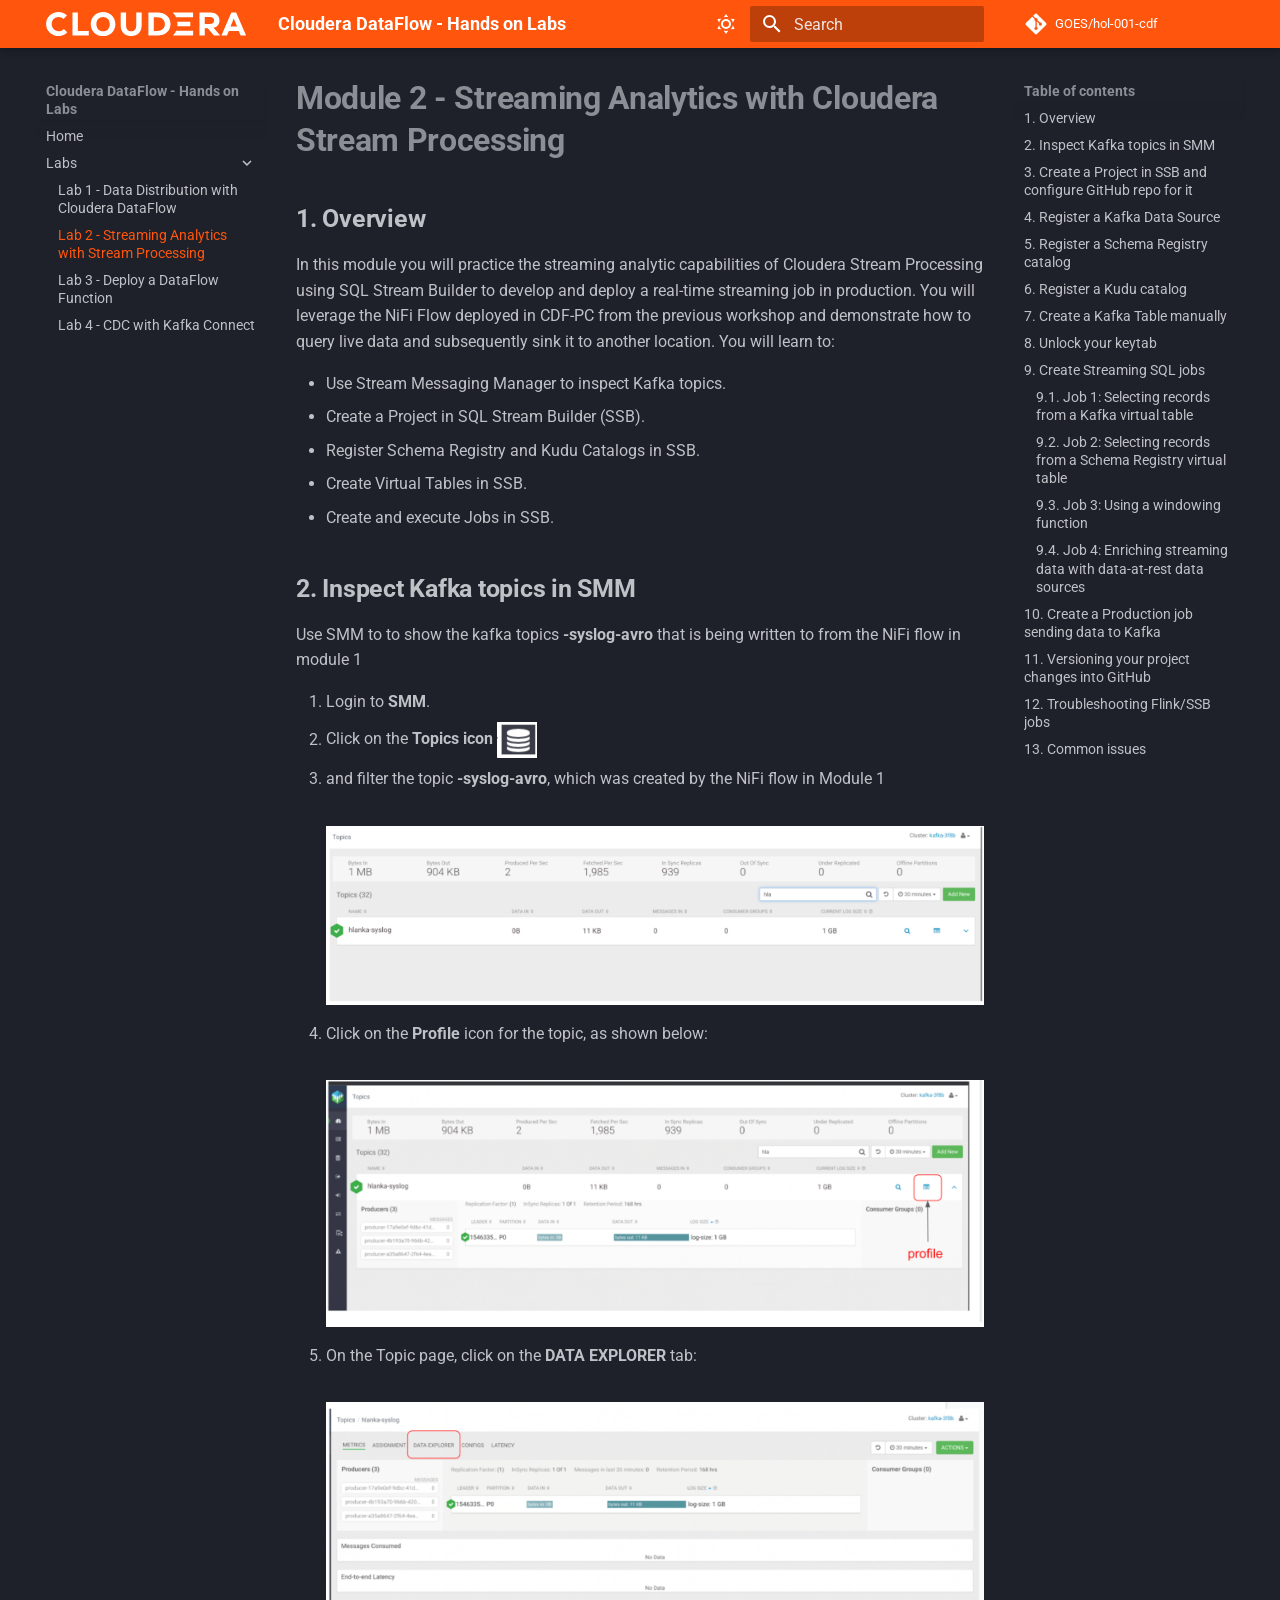
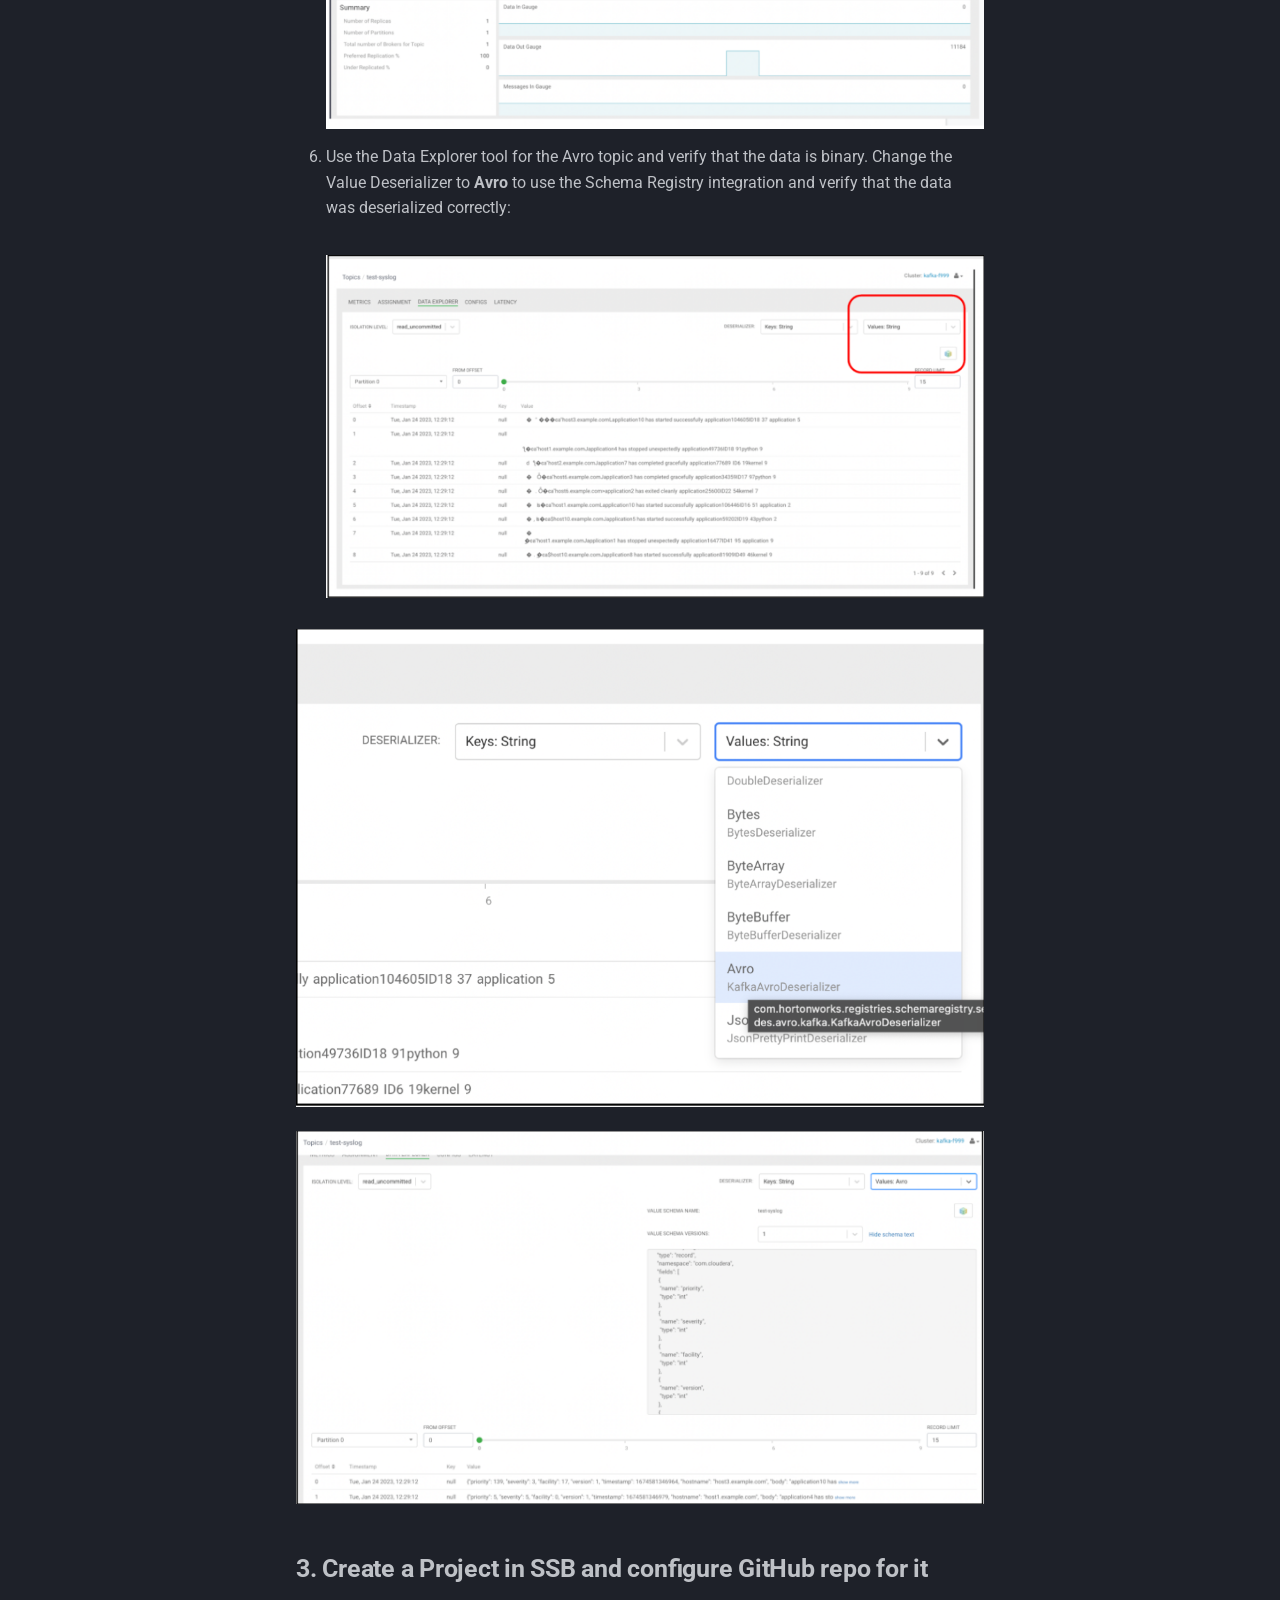
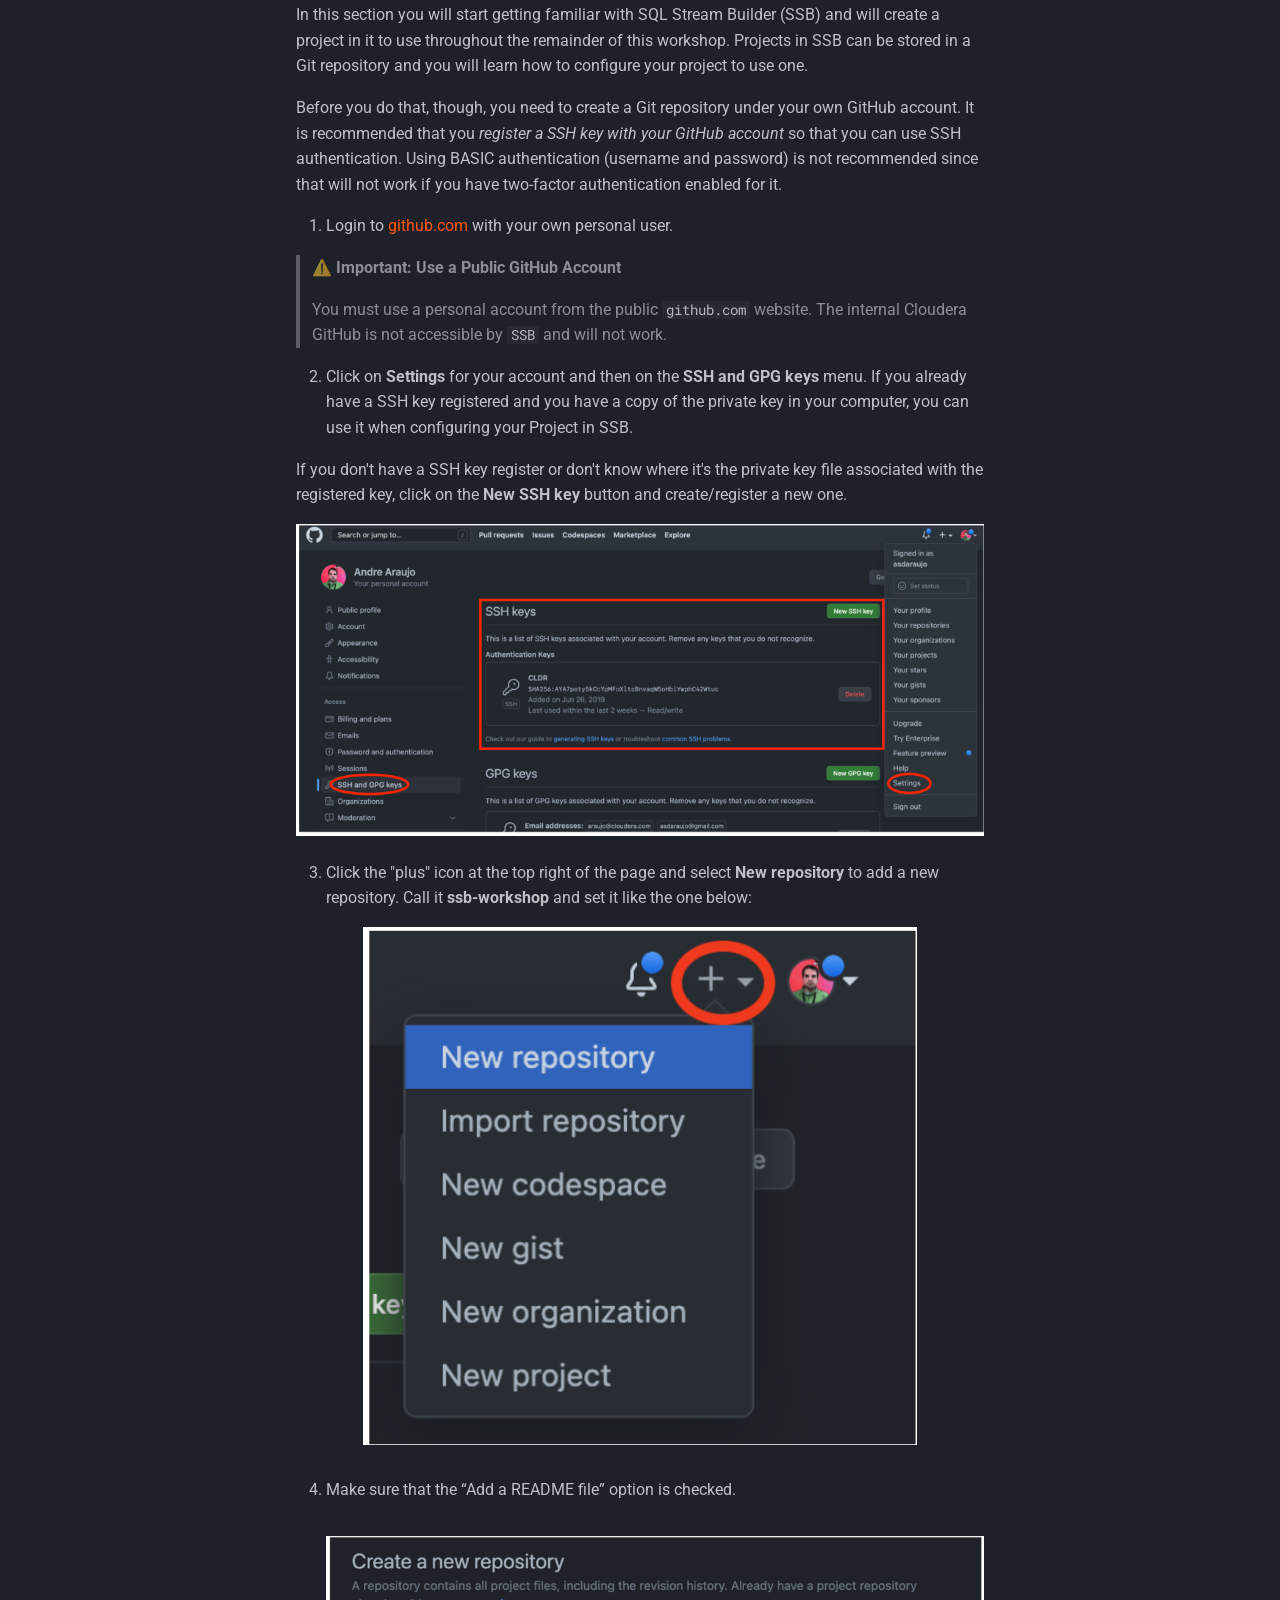
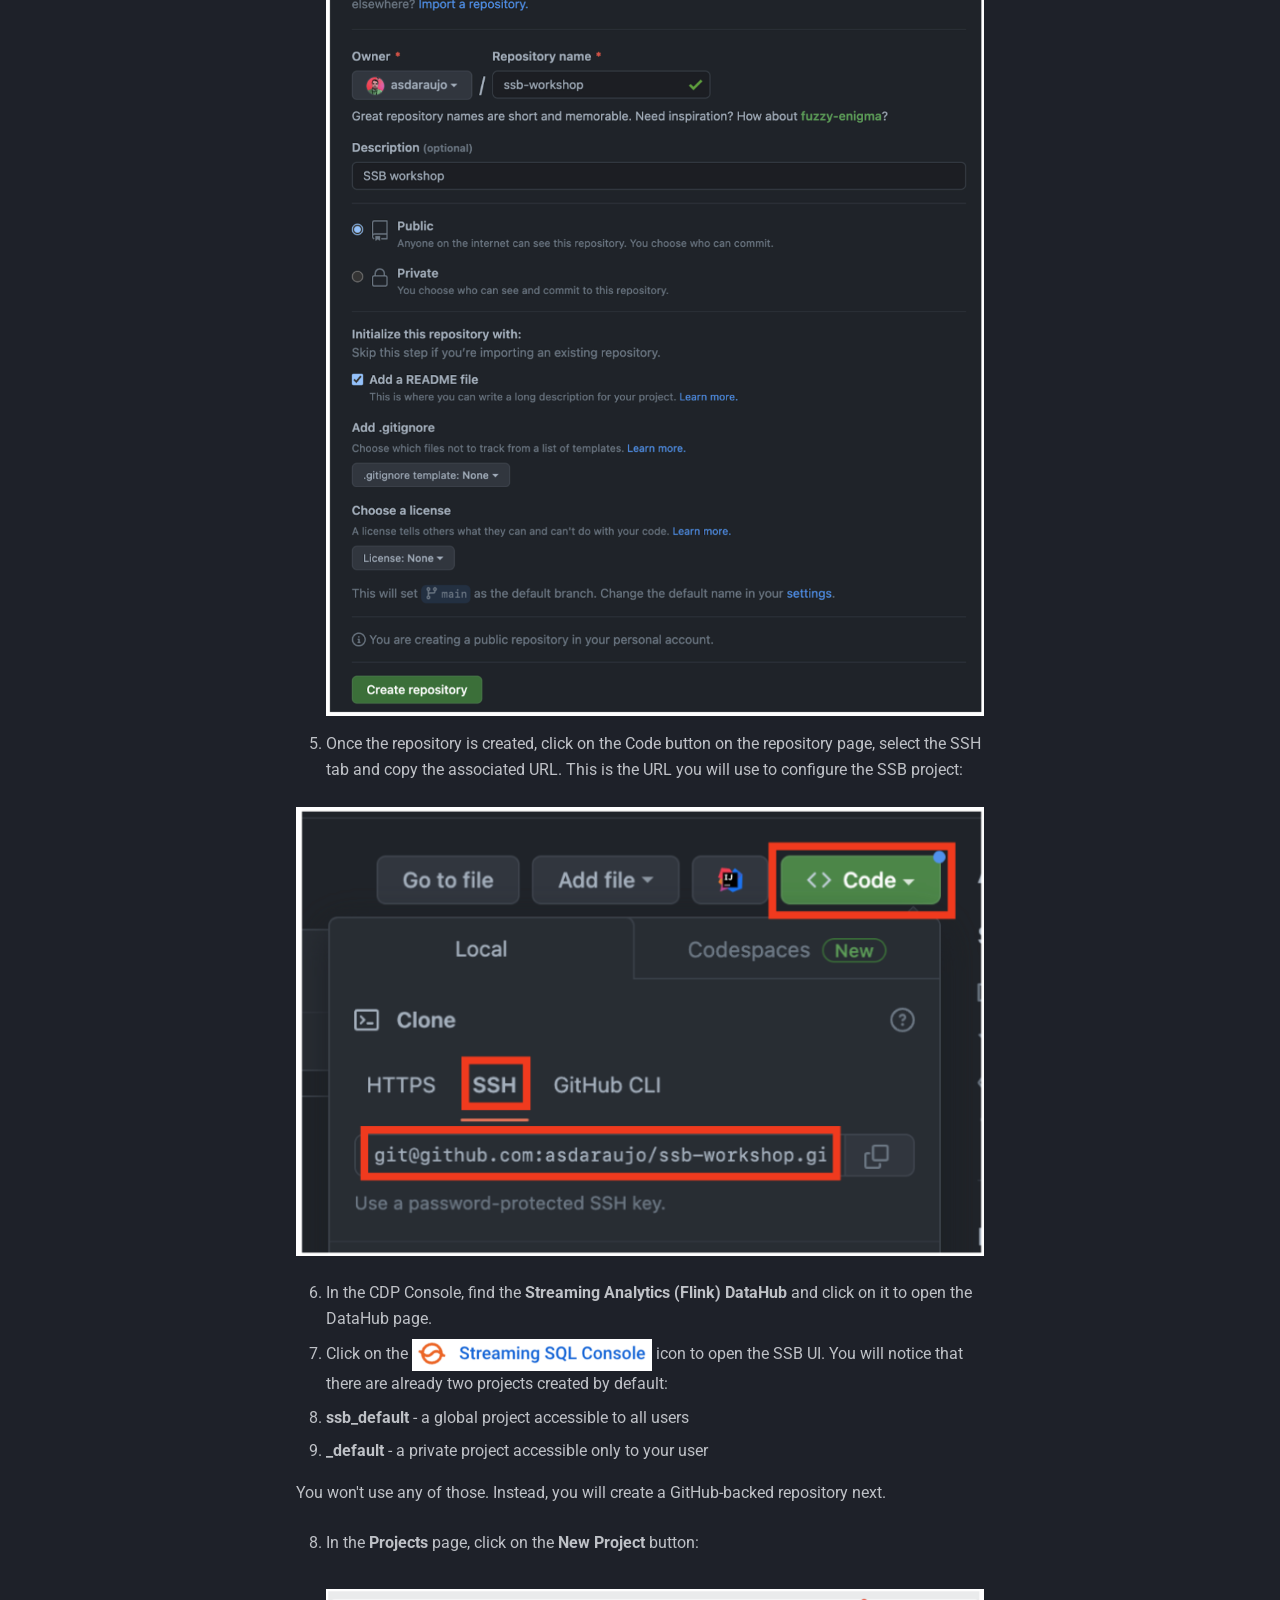
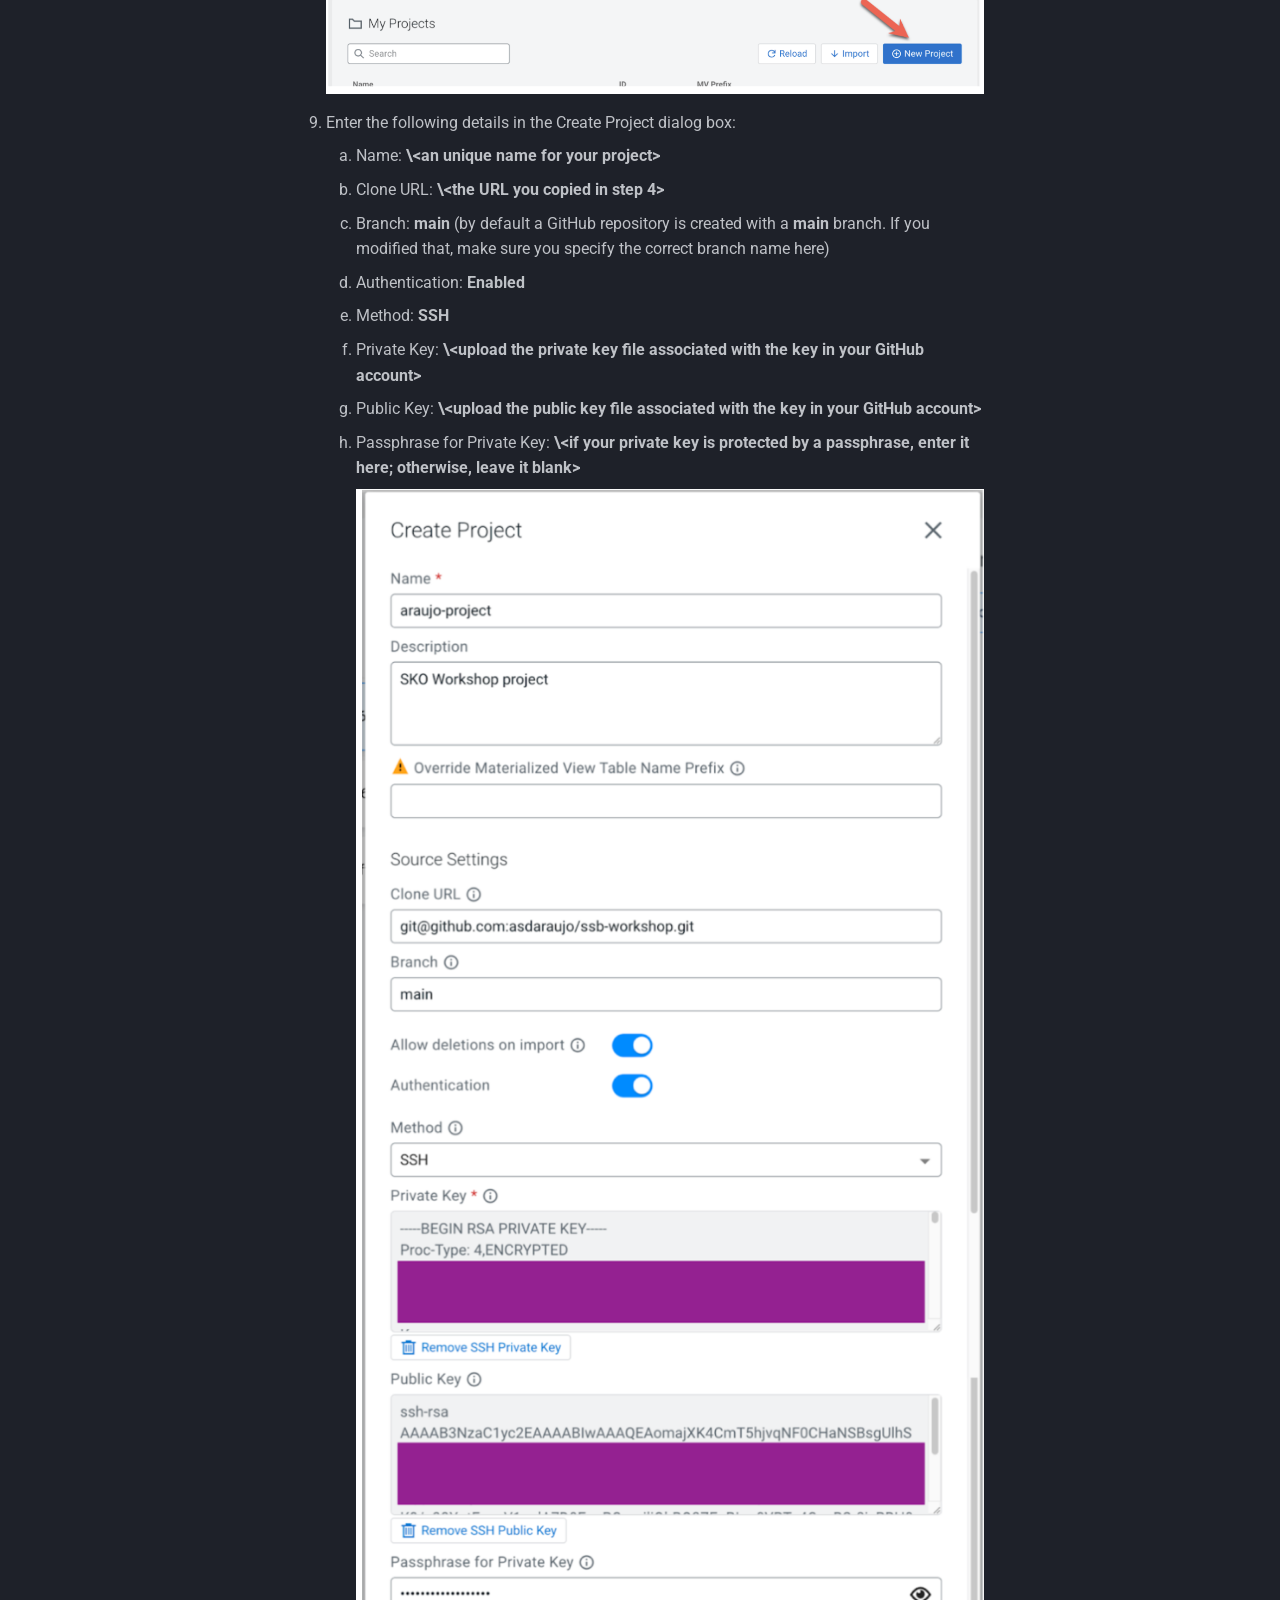
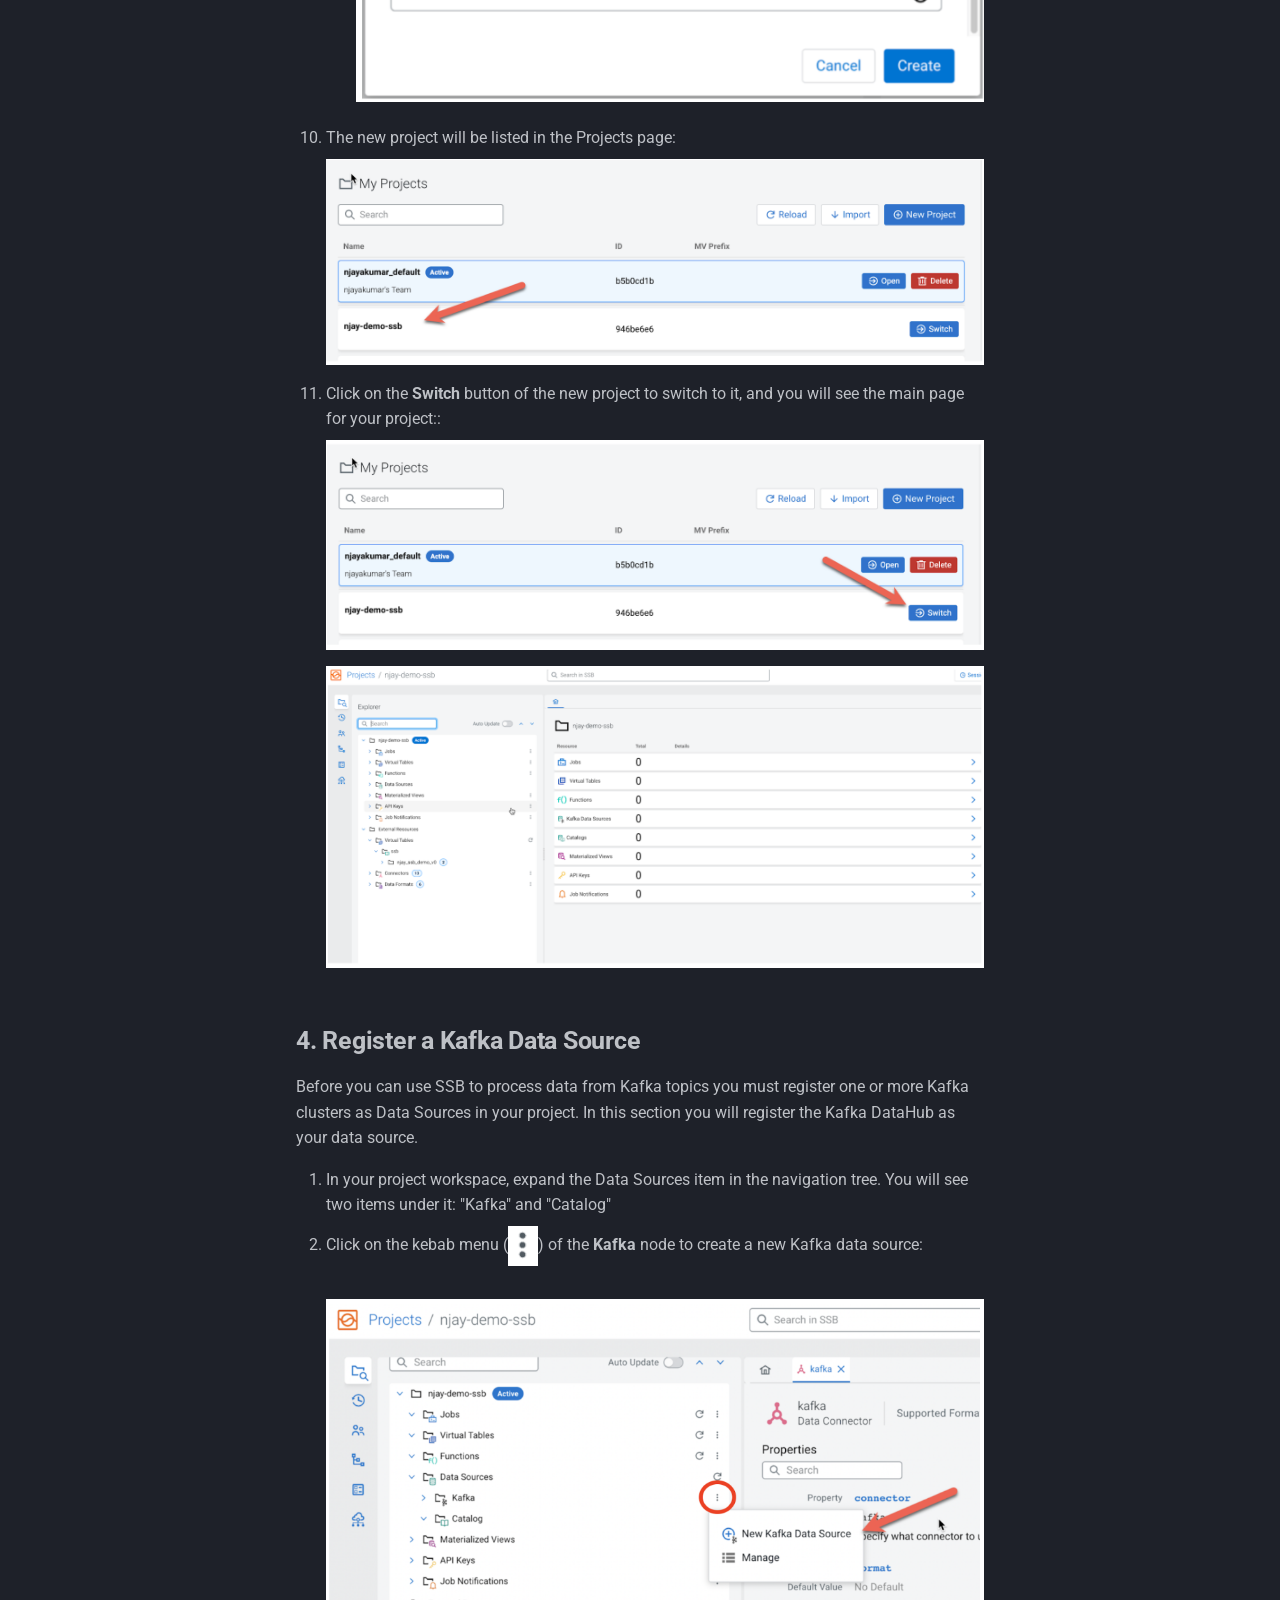
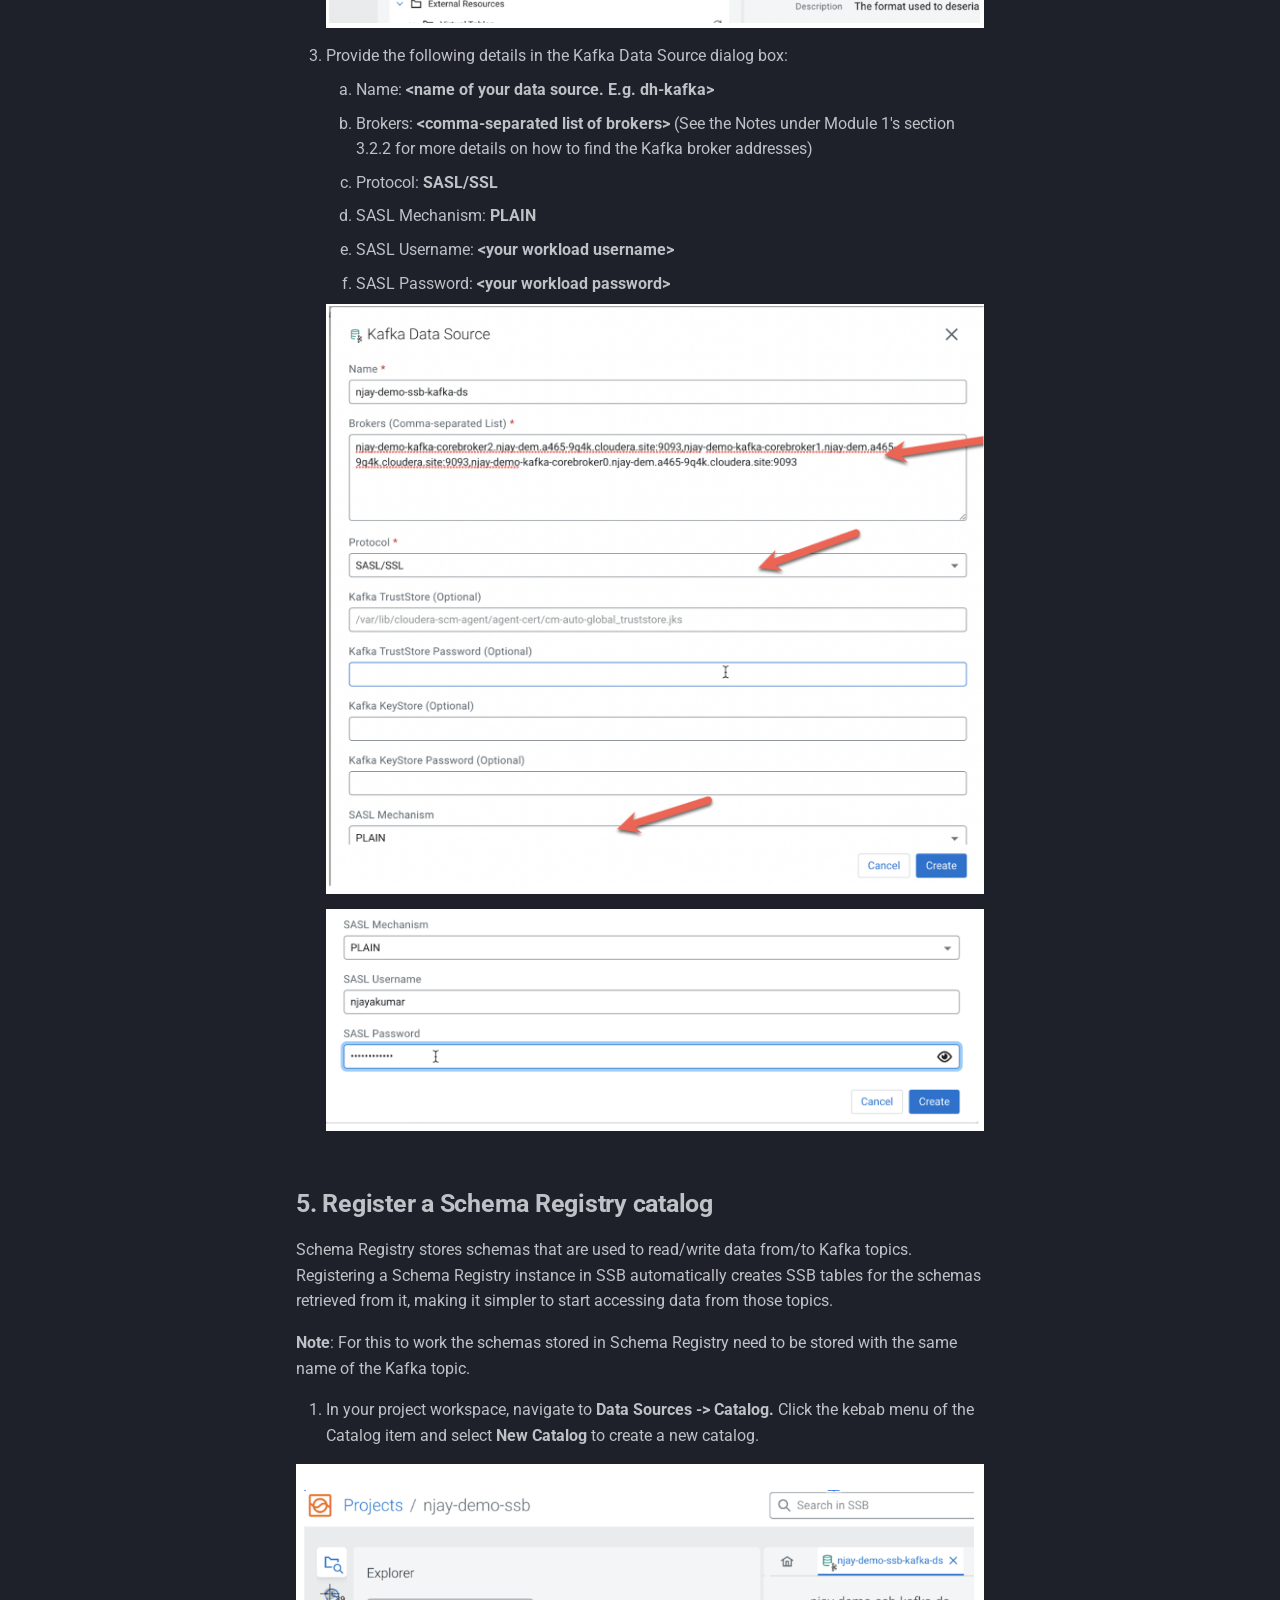
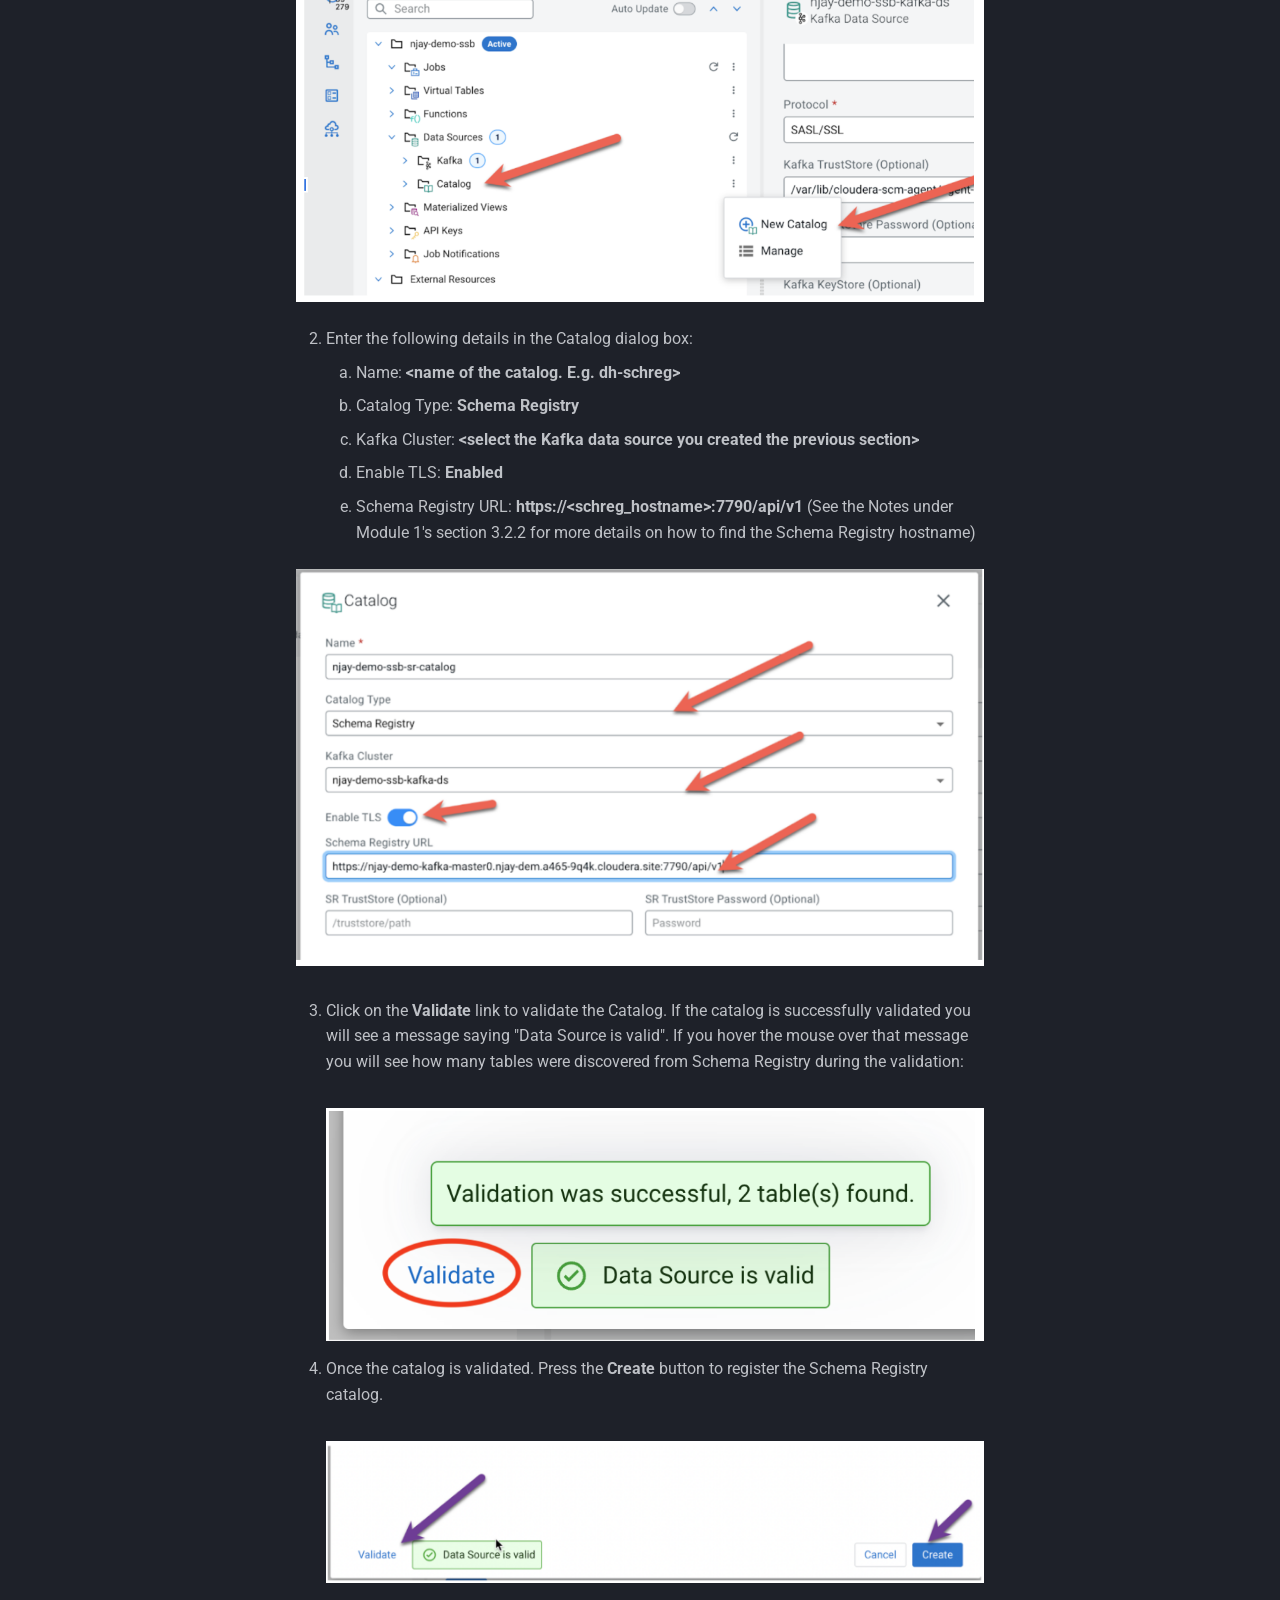
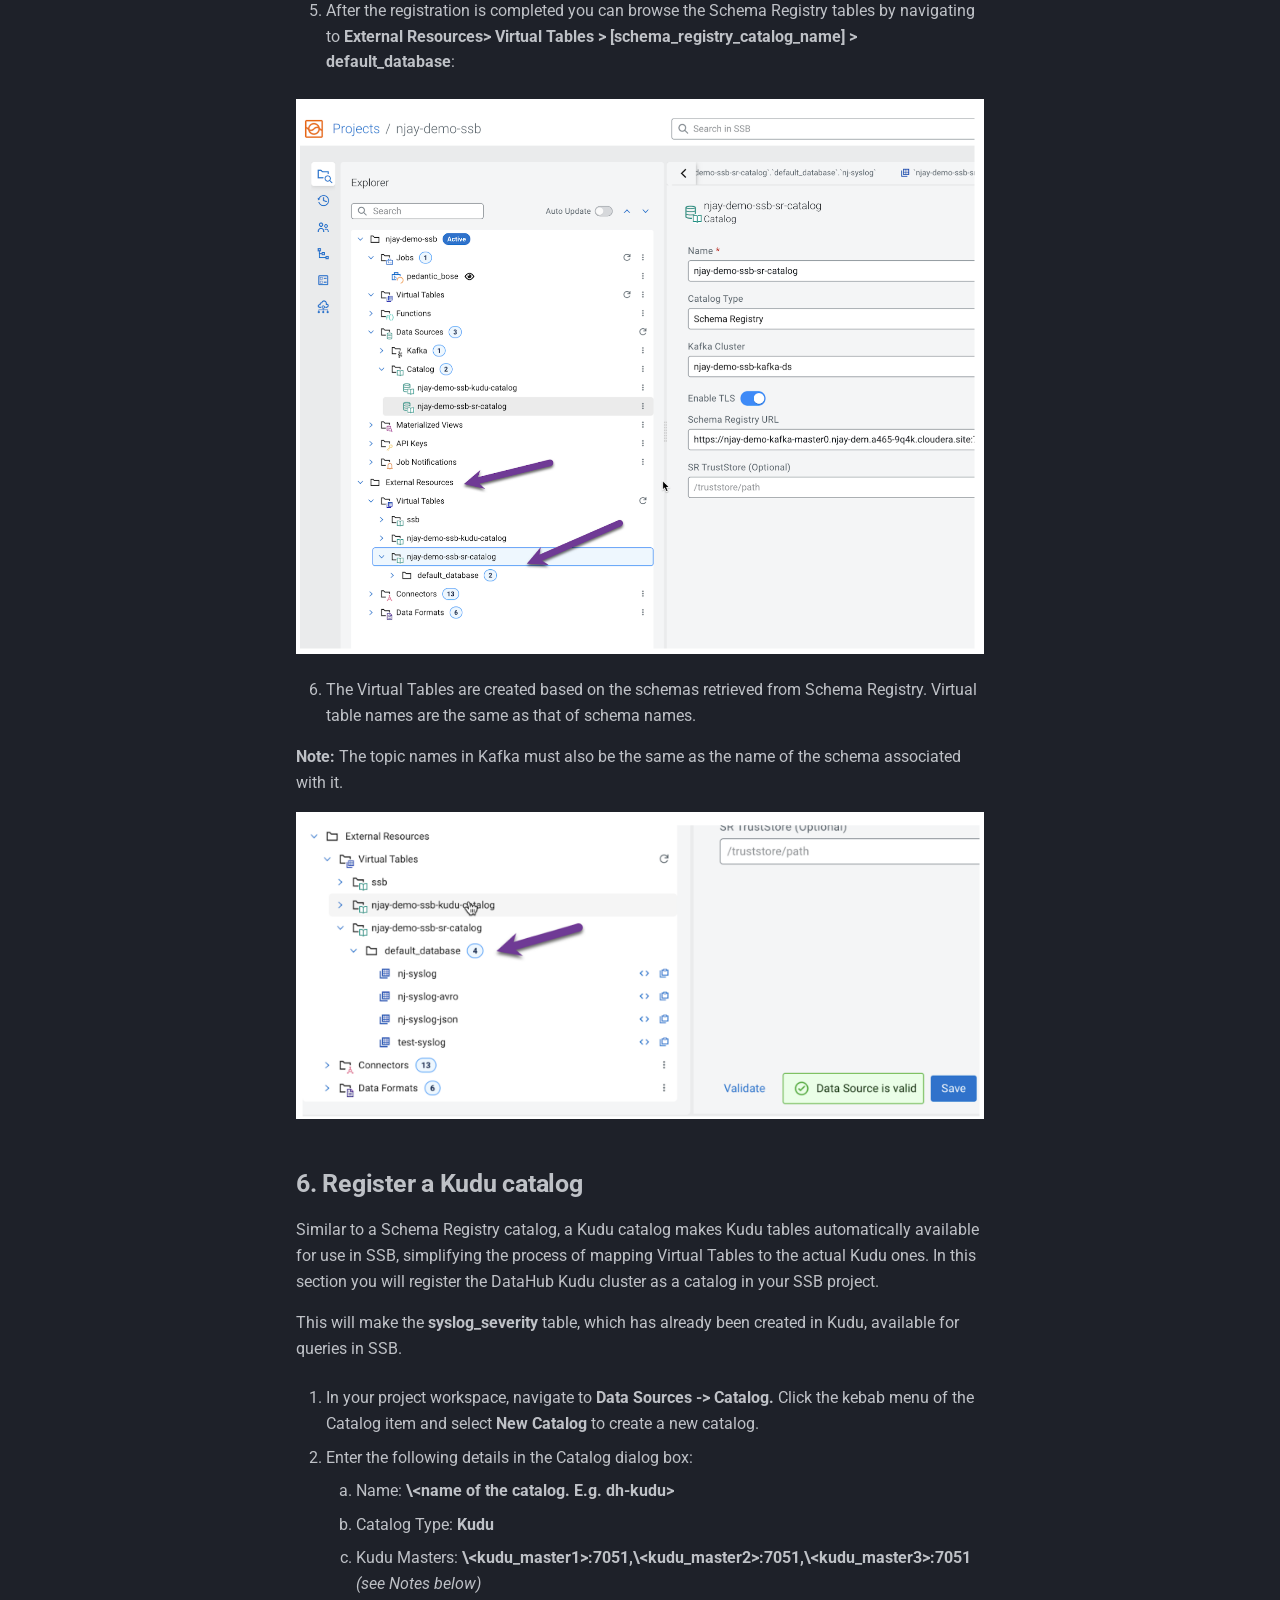
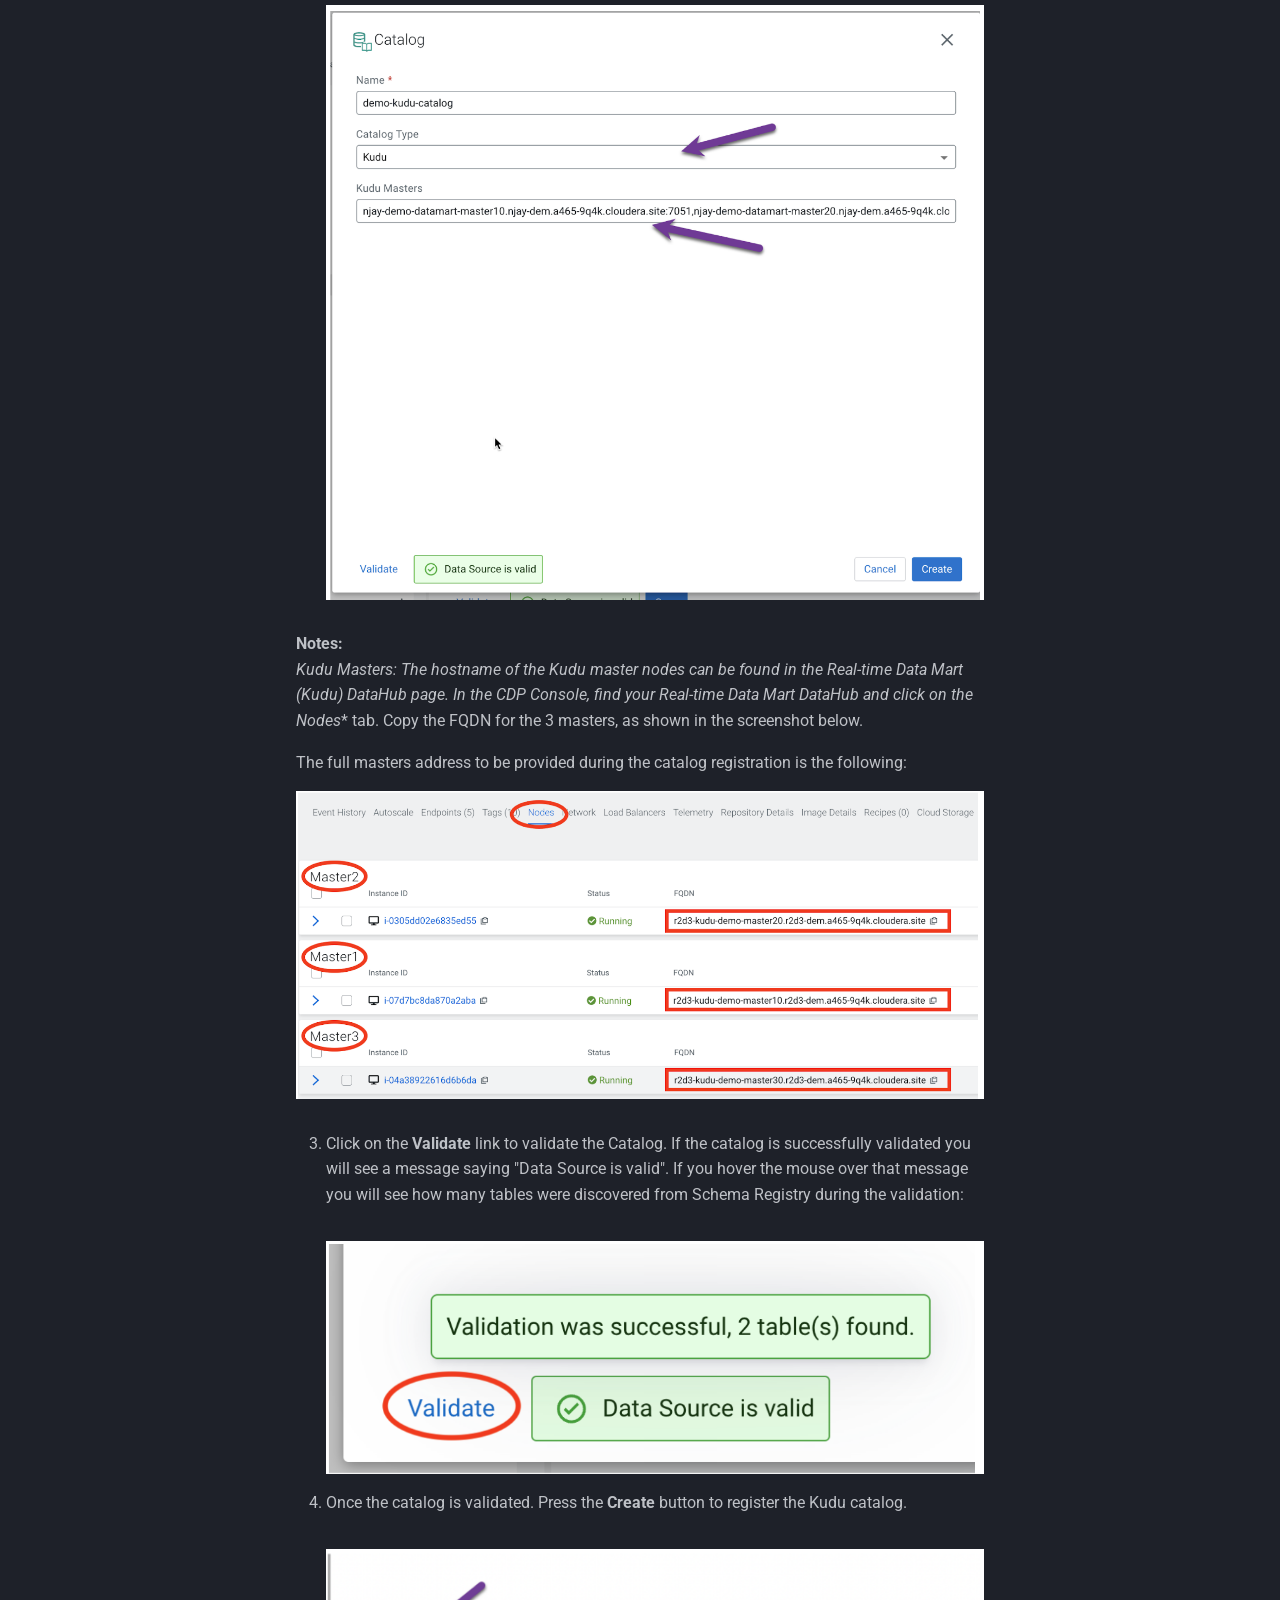
<file: CDF_HoL/labs/lab2/index.html>
<!DOCTYPE html><html lang="en" class="no-js"><head>
    
      <meta charset="utf-8">
      <meta name="viewport" content="width=device-width,initial-scale=1">
      
      
        <meta name="author" content="GOES">
      
      
      
        <link rel="prev" href="../lab1/index.html">
      
      
        <link rel="next" href="../lab3/index.html">
      
      
        
      
      
      <link rel="icon" href="../../assets/images/favicon.ico">
      <meta name="generator" content="mkdocs-1.6.1, mkdocs-material-9.7.2">
    
    
      
        <title>Lab 2 - Streaming Analytics with Stream Processing - Cloudera DataFlow - Hands on Labs</title>
      
    
    
      <link rel="stylesheet" href="../../assets/stylesheets/main.484c7ddc.min.css">
      
        
        <link rel="stylesheet" href="../../assets/stylesheets/palette.ab4e12ef.min.css">
      
      


    
    
      
    
    
      
        
        
        <link rel="preconnect" href="https://fonts.gstatic.com" crossorigin>
        <link rel="stylesheet" href="https://fonts.googleapis.com/css?family=Roboto:300,300i,400,400i,700,700i%7CRoboto+Mono:400,400i,700,700i&amp;display=fallback">
        <style>:root{--md-text-font:"Roboto";--md-code-font:"Roboto Mono"}</style>
      
    
    
      <link rel="stylesheet" href="../../assets/stylesheets/extra.css">
    
    <script>__md_scope=new URL("../..",location),__md_hash=e=>[...e].reduce(((e,_)=>(e<<5)-e+_.charCodeAt(0)),0),__md_get=(e,_=localStorage,t=__md_scope)=>JSON.parse(_.getItem(t.pathname+"."+e)),__md_set=(e,_,t=localStorage,a=__md_scope)=>{try{t.setItem(a.pathname+"."+e,JSON.stringify(_))}catch(e){}}</script>
    
      

    
    
  <link href="../../assets/stylesheets/glightbox.min.css" rel="stylesheet"><script src="../../assets/javascripts/glightbox.min.js"></script><style id="glightbox-style">
            html.glightbox-open { overflow: initial; height: 100%; }
            .gslide-title { margin-top: 0px; user-select: text; }
            .gslide-desc { color: #666; user-select: text; }
            .gslide-image img { background: white; }
            .gscrollbar-fixer { padding-right: 15px; }
            .gdesc-inner { font-size: 0.75rem; }
            body[data-md-color-scheme="slate"] .gdesc-inner { background: var(--md-default-bg-color); }
            body[data-md-color-scheme="slate"] .gslide-title { color: var(--md-default-fg-color); }
            body[data-md-color-scheme="slate"] .gslide-desc { color: var(--md-default-fg-color); }
        </style></head>
  
  
    
    
      
    
    
    
    
    <body dir="ltr" data-md-color-scheme="slate" data-md-color-primary="custom" data-md-color-accent="custom">
  
    
    <input class="md-toggle" data-md-toggle="drawer" type="checkbox" id="__drawer" autocomplete="off">
    <input class="md-toggle" data-md-toggle="search" type="checkbox" id="__search" autocomplete="off">
    <label class="md-overlay" for="__drawer"></label>
    <div data-md-component="skip">
      
        
        <a href="#module-2-streaming-analytics-with-cloudera-stream-processing" class="md-skip">
          Skip to content
        </a>
      
    </div>
    <div data-md-component="announce">
      
    </div>
    
    
      

  

<header class="md-header md-header--shadow" data-md-component="header">
  <nav class="md-header__inner md-grid" aria-label="Header">
    <a href="../../index.html" title="Cloudera DataFlow - Hands on Labs" class="md-header__button md-logo" aria-label="Cloudera DataFlow - Hands on Labs" data-md-component="logo">
      
  <img src="../../assets/images/logo-cloudera-white.svg" alt="logo">

    </a>
    <label class="md-header__button md-icon" for="__drawer">
      
      <svg xmlns="http://www.w3.org/2000/svg" viewBox="0 0 24 24"><path d="M3 6h18v2H3zm0 5h18v2H3zm0 5h18v2H3z"></path></svg>
    </label>
    <div class="md-header__title" data-md-component="header-title">
      <div class="md-header__ellipsis">
        <div class="md-header__topic">
          <span class="md-ellipsis">
            Cloudera DataFlow - Hands on Labs
          </span>
        </div>
        <div class="md-header__topic" data-md-component="header-topic">
          <span class="md-ellipsis">
            
              Lab 2 - Streaming Analytics with Stream Processing
            
          </span>
        </div>
      </div>
    </div>
    
      
        <form class="md-header__option" data-md-component="palette">
  
    
    
    
    <input class="md-option" data-md-color-media="" data-md-color-scheme="slate" data-md-color-primary="custom" data-md-color-accent="custom" aria-label="Switch to light mode" type="radio" name="__palette" id="__palette_0">
    
      <label class="md-header__button md-icon" title="Switch to light mode" for="__palette_1" hidden>
        <svg xmlns="http://www.w3.org/2000/svg" viewBox="0 0 24 24"><path d="M12 7a5 5 0 0 1 5 5 5 5 0 0 1-5 5 5 5 0 0 1-5-5 5 5 0 0 1 5-5m0 2a3 3 0 0 0-3 3 3 3 0 0 0 3 3 3 3 0 0 0 3-3 3 3 0 0 0-3-3m0-7 2.39 3.42C13.65 5.15 12.84 5 12 5s-1.65.15-2.39.42zM3.34 7l4.16-.35A7.2 7.2 0 0 0 5.94 8.5c-.44.74-.69 1.5-.83 2.29zm.02 10 1.76-3.77a7.131 7.131 0 0 0 2.38 4.14zM20.65 7l-1.77 3.79a7.02 7.02 0 0 0-2.38-4.15zm-.01 10-4.14.36c.59-.51 1.12-1.14 1.54-1.86.42-.73.69-1.5.83-2.29zM12 22l-2.41-3.44c.74.27 1.55.44 2.41.44.82 0 1.63-.17 2.37-.44z"></path></svg>
      </label>
    
  
    
    
    
    <input class="md-option" data-md-color-media="" data-md-color-scheme="default" data-md-color-primary="custom" data-md-color-accent="custom" aria-label="Switch to dark mode" type="radio" name="__palette" id="__palette_1">
    
      <label class="md-header__button md-icon" title="Switch to dark mode" for="__palette_0" hidden>
        <svg xmlns="http://www.w3.org/2000/svg" viewBox="0 0 24 24"><path d="m17.75 4.09-2.53 1.94.91 3.06-2.63-1.81-2.63 1.81.91-3.06-2.53-1.94L12.44 4l1.06-3 1.06 3zm3.5 6.91-1.64 1.25.59 1.98-1.7-1.17-1.7 1.17.59-1.98L15.75 11l2.06-.05L18.5 9l.69 1.95zm-2.28 4.95c.83-.08 1.72 1.1 1.19 1.85-.32.45-.66.87-1.08 1.27C15.17 23 8.84 23 4.94 19.07c-3.91-3.9-3.91-10.24 0-14.14.4-.4.82-.76 1.27-1.08.75-.53 1.93.36 1.85 1.19-.27 2.86.69 5.83 2.89 8.02a9.96 9.96 0 0 0 8.02 2.89m-1.64 2.02a12.08 12.08 0 0 1-7.8-3.47c-2.17-2.19-3.33-5-3.49-7.82-2.81 3.14-2.7 7.96.31 10.98 3.02 3.01 7.84 3.12 10.98.31"></path></svg>
      </label>
    
  
</form>
      
    
    
      <script>var palette=__md_get("__palette");if(palette&&palette.color){if("(prefers-color-scheme)"===palette.color.media){var media=matchMedia("(prefers-color-scheme: light)"),input=document.querySelector(media.matches?"[data-md-color-media='(prefers-color-scheme: light)']":"[data-md-color-media='(prefers-color-scheme: dark)']");palette.color.media=input.getAttribute("data-md-color-media"),palette.color.scheme=input.getAttribute("data-md-color-scheme"),palette.color.primary=input.getAttribute("data-md-color-primary"),palette.color.accent=input.getAttribute("data-md-color-accent")}for(var[key,value]of Object.entries(palette.color))document.body.setAttribute("data-md-color-"+key,value)}</script>
    
    
    
      
      
        <label class="md-header__button md-icon" for="__search">
          
          <svg xmlns="http://www.w3.org/2000/svg" viewBox="0 0 24 24"><path d="M9.5 3A6.5 6.5 0 0 1 16 9.5c0 1.61-.59 3.09-1.56 4.23l.27.27h.79l5 5-1.5 1.5-5-5v-.79l-.27-.27A6.52 6.52 0 0 1 9.5 16 6.5 6.5 0 0 1 3 9.5 6.5 6.5 0 0 1 9.5 3m0 2C7 5 5 7 5 9.5S7 14 9.5 14 14 12 14 9.5 12 5 9.5 5"></path></svg>
        </label>
        <div class="md-search" data-md-component="search" role="dialog">
  <label class="md-search__overlay" for="__search"></label>
  <div class="md-search__inner" role="search">
    <form class="md-search__form" name="search">
      <input type="text" class="md-search__input" name="query" aria-label="Search" placeholder="Search" autocapitalize="off" autocorrect="off" autocomplete="off" spellcheck="false" data-md-component="search-query" required>
      <label class="md-search__icon md-icon" for="__search">
        
        <svg xmlns="http://www.w3.org/2000/svg" viewBox="0 0 24 24"><path d="M9.5 3A6.5 6.5 0 0 1 16 9.5c0 1.61-.59 3.09-1.56 4.23l.27.27h.79l5 5-1.5 1.5-5-5v-.79l-.27-.27A6.52 6.52 0 0 1 9.5 16 6.5 6.5 0 0 1 3 9.5 6.5 6.5 0 0 1 9.5 3m0 2C7 5 5 7 5 9.5S7 14 9.5 14 14 12 14 9.5 12 5 9.5 5"></path></svg>
        
        <svg xmlns="http://www.w3.org/2000/svg" viewBox="0 0 24 24"><path d="M20 11v2H8l5.5 5.5-1.42 1.42L4.16 12l7.92-7.92L13.5 5.5 8 11z"></path></svg>
      </label>
      <nav class="md-search__options" aria-label="Search">
        
        <button type="reset" class="md-search__icon md-icon" title="Clear" aria-label="Clear" tabindex="-1">
          
          <svg xmlns="http://www.w3.org/2000/svg" viewBox="0 0 24 24"><path d="M19 6.41 17.59 5 12 10.59 6.41 5 5 6.41 10.59 12 5 17.59 6.41 19 12 13.41 17.59 19 19 17.59 13.41 12z"></path></svg>
        </button>
      </nav>
      
    </form>
    <div class="md-search__output">
      <div class="md-search__scrollwrap" tabindex="0" data-md-scrollfix>
        <div class="md-search-result" data-md-component="search-result">
          <div class="md-search-result__meta">
            Initializing search
          </div>
          <ol class="md-search-result__list" role="presentation"></ol>
        </div>
      </div>
    </div>
  </div>
</div>
      
    
    
      <div class="md-header__source">
        <a href="https://github.infra.cloudera.com/GOES/hol-001-cdf" title="Go to repository" class="md-source" data-md-component="source">
  <div class="md-source__icon md-icon">
    
    <svg xmlns="http://www.w3.org/2000/svg" viewBox="0 0 448 512"><!--! Font Awesome Free 7.1.0 by @fontawesome - https://fontawesome.com License - https://fontawesome.com/license/free (Icons: CC BY 4.0, Fonts: SIL OFL 1.1, Code: MIT License) Copyright 2025 Fonticons, Inc.--><path d="M439.6 236.1 244 40.5c-5.4-5.5-12.8-8.5-20.4-8.5s-15 3-20.4 8.4L162.5 81l51.5 51.5c27.1-9.1 52.7 16.8 43.4 43.7l49.7 49.7c34.2-11.8 61.2 31 35.5 56.7-26.5 26.5-70.2-2.9-56-37.3L240.3 199v121.9c25.3 12.5 22.3 41.8 9.1 55-6.4 6.4-15.2 10.1-24.3 10.1s-17.8-3.6-24.3-10.1c-17.6-17.6-11.1-46.9 11.2-56v-123c-20.8-8.5-24.6-30.7-18.6-45L142.6 101 8.5 235.1C3 240.6 0 247.9 0 255.5s3 15 8.5 20.4l195.6 195.7c5.4 5.4 12.7 8.4 20.4 8.4s15-3 20.4-8.4l194.7-194.7c5.4-5.4 8.4-12.8 8.4-20.4s-3-15-8.4-20.4"></path></svg>
  </div>
  <div class="md-source__repository">
    GOES/hol-001-cdf
  </div>
</a>
      </div>
    
  </nav>
  
</header>
    
    <div class="md-container" data-md-component="container">
      
      
        
          
        
      
      <main class="md-main" data-md-component="main">
        <div class="md-main__inner md-grid">
          
            
              
              <div class="md-sidebar md-sidebar--primary" data-md-component="sidebar" data-md-type="navigation">
                <div class="md-sidebar__scrollwrap">
                  <div class="md-sidebar__inner">
                    



<nav class="md-nav md-nav--primary" aria-label="Navigation" data-md-level="0">
  <label class="md-nav__title" for="__drawer">
    <a href="../../index.html" title="Cloudera DataFlow - Hands on Labs" class="md-nav__button md-logo" aria-label="Cloudera DataFlow - Hands on Labs" data-md-component="logo">
      
  <img src="../../assets/images/logo-cloudera-white.svg" alt="logo">

    </a>
    Cloudera DataFlow - Hands on Labs
  </label>
  
    <div class="md-nav__source">
      <a href="https://github.infra.cloudera.com/GOES/hol-001-cdf" title="Go to repository" class="md-source" data-md-component="source">
  <div class="md-source__icon md-icon">
    
    <svg xmlns="http://www.w3.org/2000/svg" viewBox="0 0 448 512"><!--! Font Awesome Free 7.1.0 by @fontawesome - https://fontawesome.com License - https://fontawesome.com/license/free (Icons: CC BY 4.0, Fonts: SIL OFL 1.1, Code: MIT License) Copyright 2025 Fonticons, Inc.--><path d="M439.6 236.1 244 40.5c-5.4-5.5-12.8-8.5-20.4-8.5s-15 3-20.4 8.4L162.5 81l51.5 51.5c27.1-9.1 52.7 16.8 43.4 43.7l49.7 49.7c34.2-11.8 61.2 31 35.5 56.7-26.5 26.5-70.2-2.9-56-37.3L240.3 199v121.9c25.3 12.5 22.3 41.8 9.1 55-6.4 6.4-15.2 10.1-24.3 10.1s-17.8-3.6-24.3-10.1c-17.6-17.6-11.1-46.9 11.2-56v-123c-20.8-8.5-24.6-30.7-18.6-45L142.6 101 8.5 235.1C3 240.6 0 247.9 0 255.5s3 15 8.5 20.4l195.6 195.7c5.4 5.4 12.7 8.4 20.4 8.4s15-3 20.4-8.4l194.7-194.7c5.4-5.4 8.4-12.8 8.4-20.4s-3-15-8.4-20.4"></path></svg>
  </div>
  <div class="md-source__repository">
    GOES/hol-001-cdf
  </div>
</a>
    </div>
  
  <ul class="md-nav__list" data-md-scrollfix>
    
      
      
  
  
  
  
    <li class="md-nav__item">
      <a href="../../index.html" class="md-nav__link">
        
  
  
  <span class="md-ellipsis">
    
  
    Home
  

    
  </span>
  
  

      </a>
    </li>
  

    
      
      
  
  
    
  
  
  
    
    
    
    
    
    <li class="md-nav__item md-nav__item--active md-nav__item--nested">
      
        
        
        <input class="md-nav__toggle md-toggle " type="checkbox" id="__nav_2" checked>
        
          
          <label class="md-nav__link" for="__nav_2" id="__nav_2_label" tabindex="0">
            
  
  
  <span class="md-ellipsis">
    
  
    Labs
  

    
  </span>
  
  

            <span class="md-nav__icon md-icon"></span>
          </label>
        
        <nav class="md-nav" data-md-level="1" aria-labelledby="__nav_2_label" aria-expanded="true">
          <label class="md-nav__title" for="__nav_2">
            <span class="md-nav__icon md-icon"></span>
            
  
    Labs
  

          </label>
          <ul class="md-nav__list" data-md-scrollfix>
            
              
                
  
  
  
  
    <li class="md-nav__item">
      <a href="../lab1/index.html" class="md-nav__link">
        
  
  
  <span class="md-ellipsis">
    
  
    Lab 1 - Data Distribution with Cloudera DataFlow
  

    
  </span>
  
  

      </a>
    </li>
  

              
            
              
                
  
  
    
  
  
  
    <li class="md-nav__item md-nav__item--active">
      
      <input class="md-nav__toggle md-toggle" type="checkbox" id="__toc">
      
      
        
      
      
        <label class="md-nav__link md-nav__link--active" for="__toc">
          
  
  
  <span class="md-ellipsis">
    
  
    Lab 2 - Streaming Analytics with Stream Processing
  

    
  </span>
  
  

          <span class="md-nav__icon md-icon"></span>
        </label>
      
      <a href="index.html" class="md-nav__link md-nav__link--active">
        
  
  
  <span class="md-ellipsis">
    
  
    Lab 2 - Streaming Analytics with Stream Processing
  

    
  </span>
  
  

      </a>
      
        

<nav class="md-nav md-nav--secondary" aria-label="Table of contents">
  
  
  
    
  
  
    <label class="md-nav__title" for="__toc">
      <span class="md-nav__icon md-icon"></span>
      Table of contents
    </label>
    <ul class="md-nav__list" data-md-component="toc" data-md-scrollfix>
      
        <li class="md-nav__item">
  <a href="#1-overview" class="md-nav__link">
    <span class="md-ellipsis">
      
        1. Overview
      
    </span>
  </a>
  
</li>
      
        <li class="md-nav__item">
  <a href="#2-inspect-kafka-topics-in-smm" class="md-nav__link">
    <span class="md-ellipsis">
      
        2. Inspect Kafka topics in SMM
      
    </span>
  </a>
  
</li>
      
        <li class="md-nav__item">
  <a href="#3-create-a-project-in-ssb-and-configure-github-repo-for-it" class="md-nav__link">
    <span class="md-ellipsis">
      
        3. Create a Project in SSB and configure GitHub repo for it
      
    </span>
  </a>
  
</li>
      
        <li class="md-nav__item">
  <a href="#4-register-a-kafka-data-source" class="md-nav__link">
    <span class="md-ellipsis">
      
        4. Register a Kafka Data Source
      
    </span>
  </a>
  
</li>
      
        <li class="md-nav__item">
  <a href="#5-register-a-schema-registry-catalog" class="md-nav__link">
    <span class="md-ellipsis">
      
        5. Register a Schema Registry catalog
      
    </span>
  </a>
  
</li>
      
        <li class="md-nav__item">
  <a href="#6-register-a-kudu-catalog" class="md-nav__link">
    <span class="md-ellipsis">
      
        6. Register a Kudu catalog
      
    </span>
  </a>
  
</li>
      
        <li class="md-nav__item">
  <a href="#7-create-a-kafka-table-manually" class="md-nav__link">
    <span class="md-ellipsis">
      
        7. Create a Kafka Table manually
      
    </span>
  </a>
  
</li>
      
        <li class="md-nav__item">
  <a href="#8-unlock-your-keytab" class="md-nav__link">
    <span class="md-ellipsis">
      
        8. Unlock your keytab
      
    </span>
  </a>
  
</li>
      
        <li class="md-nav__item">
  <a href="#9-create-streaming-sql-jobs" class="md-nav__link">
    <span class="md-ellipsis">
      
        9. Create Streaming SQL jobs
      
    </span>
  </a>
  
    <nav class="md-nav" aria-label="9. Create Streaming SQL jobs">
      <ul class="md-nav__list">
        
          <li class="md-nav__item">
  <a href="#91-job-1-selecting-records-from-a-kafka-virtual-table" class="md-nav__link">
    <span class="md-ellipsis">
      
        9.1. Job 1: Selecting records from a Kafka virtual table
      
    </span>
  </a>
  
</li>
        
          <li class="md-nav__item">
  <a href="#92-job-2-selecting-records-from-a-schema-registry-virtual-table" class="md-nav__link">
    <span class="md-ellipsis">
      
        9.2. Job 2: Selecting records from a Schema Registry virtual table
      
    </span>
  </a>
  
</li>
        
          <li class="md-nav__item">
  <a href="#93-job-3-using-a-windowing-function" class="md-nav__link">
    <span class="md-ellipsis">
      
        9.3. Job 3: Using a windowing function
      
    </span>
  </a>
  
</li>
        
          <li class="md-nav__item">
  <a href="#94-job-4-enriching-streaming-data-with-data-at-rest-data-sources" class="md-nav__link">
    <span class="md-ellipsis">
      
        9.4. Job 4: Enriching streaming data with data-at-rest data sources
      
    </span>
  </a>
  
</li>
        
      </ul>
    </nav>
  
</li>
      
        <li class="md-nav__item">
  <a href="#10-create-a-production-job-sending-data-to-kafka" class="md-nav__link">
    <span class="md-ellipsis">
      
        10. Create a Production job sending data to Kafka
      
    </span>
  </a>
  
</li>
      
        <li class="md-nav__item">
  <a href="#11-versioning-your-project-changes-into-github" class="md-nav__link">
    <span class="md-ellipsis">
      
        11. Versioning your project changes into GitHub
      
    </span>
  </a>
  
</li>
      
        <li class="md-nav__item">
  <a href="#12-troubleshooting-flinkssb-jobs" class="md-nav__link">
    <span class="md-ellipsis">
      
        12. Troubleshooting Flink/SSB jobs
      
    </span>
  </a>
  
</li>
      
        <li class="md-nav__item">
  <a href="#13-common-issues" class="md-nav__link">
    <span class="md-ellipsis">
      
        13. Common issues
      
    </span>
  </a>
  
</li>
      
    </ul>
  
</nav>
      
    </li>
  

              
            
              
                
  
  
  
  
    <li class="md-nav__item">
      <a href="../lab3/index.html" class="md-nav__link">
        
  
  
  <span class="md-ellipsis">
    
  
    Lab 3 - Deploy a DataFlow Function
  

    
  </span>
  
  

      </a>
    </li>
  

              
            
              
                
  
  
  
  
    <li class="md-nav__item">
      <a href="../lab4/index.html" class="md-nav__link">
        
  
  
  <span class="md-ellipsis">
    
  
    Lab 4 - CDC with Kafka Connect
  

    
  </span>
  
  

      </a>
    </li>
  

              
            
          </ul>
        </nav>
      
    </li>
  

    
  </ul>
</nav>
                  </div>
                </div>
              </div>
            
            
              
              <div class="md-sidebar md-sidebar--secondary" data-md-component="sidebar" data-md-type="toc">
                <div class="md-sidebar__scrollwrap">
                  <div class="md-sidebar__inner">
                    

<nav class="md-nav md-nav--secondary" aria-label="Table of contents">
  
  
  
    
  
  
    <label class="md-nav__title" for="__toc">
      <span class="md-nav__icon md-icon"></span>
      Table of contents
    </label>
    <ul class="md-nav__list" data-md-component="toc" data-md-scrollfix>
      
        <li class="md-nav__item">
  <a href="#1-overview" class="md-nav__link">
    <span class="md-ellipsis">
      
        1. Overview
      
    </span>
  </a>
  
</li>
      
        <li class="md-nav__item">
  <a href="#2-inspect-kafka-topics-in-smm" class="md-nav__link">
    <span class="md-ellipsis">
      
        2. Inspect Kafka topics in SMM
      
    </span>
  </a>
  
</li>
      
        <li class="md-nav__item">
  <a href="#3-create-a-project-in-ssb-and-configure-github-repo-for-it" class="md-nav__link">
    <span class="md-ellipsis">
      
        3. Create a Project in SSB and configure GitHub repo for it
      
    </span>
  </a>
  
</li>
      
        <li class="md-nav__item">
  <a href="#4-register-a-kafka-data-source" class="md-nav__link">
    <span class="md-ellipsis">
      
        4. Register a Kafka Data Source
      
    </span>
  </a>
  
</li>
      
        <li class="md-nav__item">
  <a href="#5-register-a-schema-registry-catalog" class="md-nav__link">
    <span class="md-ellipsis">
      
        5. Register a Schema Registry catalog
      
    </span>
  </a>
  
</li>
      
        <li class="md-nav__item">
  <a href="#6-register-a-kudu-catalog" class="md-nav__link">
    <span class="md-ellipsis">
      
        6. Register a Kudu catalog
      
    </span>
  </a>
  
</li>
      
        <li class="md-nav__item">
  <a href="#7-create-a-kafka-table-manually" class="md-nav__link">
    <span class="md-ellipsis">
      
        7. Create a Kafka Table manually
      
    </span>
  </a>
  
</li>
      
        <li class="md-nav__item">
  <a href="#8-unlock-your-keytab" class="md-nav__link">
    <span class="md-ellipsis">
      
        8. Unlock your keytab
      
    </span>
  </a>
  
</li>
      
        <li class="md-nav__item">
  <a href="#9-create-streaming-sql-jobs" class="md-nav__link">
    <span class="md-ellipsis">
      
        9. Create Streaming SQL jobs
      
    </span>
  </a>
  
    <nav class="md-nav" aria-label="9. Create Streaming SQL jobs">
      <ul class="md-nav__list">
        
          <li class="md-nav__item">
  <a href="#91-job-1-selecting-records-from-a-kafka-virtual-table" class="md-nav__link">
    <span class="md-ellipsis">
      
        9.1. Job 1: Selecting records from a Kafka virtual table
      
    </span>
  </a>
  
</li>
        
          <li class="md-nav__item">
  <a href="#92-job-2-selecting-records-from-a-schema-registry-virtual-table" class="md-nav__link">
    <span class="md-ellipsis">
      
        9.2. Job 2: Selecting records from a Schema Registry virtual table
      
    </span>
  </a>
  
</li>
        
          <li class="md-nav__item">
  <a href="#93-job-3-using-a-windowing-function" class="md-nav__link">
    <span class="md-ellipsis">
      
        9.3. Job 3: Using a windowing function
      
    </span>
  </a>
  
</li>
        
          <li class="md-nav__item">
  <a href="#94-job-4-enriching-streaming-data-with-data-at-rest-data-sources" class="md-nav__link">
    <span class="md-ellipsis">
      
        9.4. Job 4: Enriching streaming data with data-at-rest data sources
      
    </span>
  </a>
  
</li>
        
      </ul>
    </nav>
  
</li>
      
        <li class="md-nav__item">
  <a href="#10-create-a-production-job-sending-data-to-kafka" class="md-nav__link">
    <span class="md-ellipsis">
      
        10. Create a Production job sending data to Kafka
      
    </span>
  </a>
  
</li>
      
        <li class="md-nav__item">
  <a href="#11-versioning-your-project-changes-into-github" class="md-nav__link">
    <span class="md-ellipsis">
      
        11. Versioning your project changes into GitHub
      
    </span>
  </a>
  
</li>
      
        <li class="md-nav__item">
  <a href="#12-troubleshooting-flinkssb-jobs" class="md-nav__link">
    <span class="md-ellipsis">
      
        12. Troubleshooting Flink/SSB jobs
      
    </span>
  </a>
  
</li>
      
        <li class="md-nav__item">
  <a href="#13-common-issues" class="md-nav__link">
    <span class="md-ellipsis">
      
        13. Common issues
      
    </span>
  </a>
  
</li>
      
    </ul>
  
</nav>
                  </div>
                </div>
              </div>
            
          
          
            <div class="md-content" data-md-component="content">
              
              <article class="md-content__inner md-typeset">
                
                  



<h1 id="module-2-streaming-analytics-with-cloudera-stream-processing"><strong>Module 2 - Streaming Analytics with Cloudera Stream Processing</strong></h1>
<h2 id="1-overview"><strong>1. Overview</strong></h2>
<p>In this module you will practice the streaming analytic capabilities of Cloudera Stream Processing using SQL Stream Builder to develop and deploy a real-time streaming job in production. You will leverage the NiFi Flow deployed in CDF-PC from the previous workshop and demonstrate how to query live data and subsequently sink it to another location. You will learn to:</p>
<ul>
<li>Use Stream Messaging Manager to inspect Kafka topics.  </li>
<li>Create a Project in SQL Stream Builder (SSB).  </li>
<li>Register Schema Registry and Kudu Catalogs in SSB.  </li>
<li>Create Virtual Tables in SSB.  </li>
<li>Create and execute Jobs in SSB.</li>
</ul>
<h2 id="2-inspect-kafka-topics-in-smm"><strong>2. Inspect Kafka topics in SMM</strong></h2>
<p>Use SMM to to show the kafka topics <strong><userid>-syslog-avro</userid></strong> that is being written to from the NiFi flow in module 1</p>
<ol>
<li>Login to <strong>SMM</strong>.  </li>
<li>
<p>Click on the <strong>Topics icon</strong> <a class="glightbox" data-type="image" data-width="auto" data-height="auto" href="../../assets/images/lab_images/lab2/2.50.png" data-desc-position="bottom"><img src="../../assets/images/lab_images/lab2/2.50.png" alt="SMM Topics icon and syslog-avro topic" style="vertical-align:middle; width:40px; height:36px;"></a></p>
</li>
<li>
<p>and filter the topic <strong><userid>-syslog-avro</userid></strong>, which was created by the NiFi flow in Module 1<br>
<br>
</p><p align="center"><a class="glightbox" data-type="image" data-width="auto" data-height="auto" href="../../assets/images/lab_images/lab2/2.51.png" data-desc-position="bottom"><img src="../../assets/images/lab_images/lab2/2.51.png" alt="Profile icon for syslog-avro topic"></a></p>
<p></p>
</li>
<li>
<p>Click on the <strong>Profile</strong> icon for the topic, as shown below:<br>
<br>
</p><p align="center"><a class="glightbox" data-type="image" data-width="auto" data-height="auto" href="../../assets/images/lab_images/lab2/2.52.png" data-desc-position="bottom"><img src="../../assets/images/lab_images/lab2/2.52.png" alt="Data Explorer tab for topic"></a></p>
<p></p>
</li>
<li>
<p>On the Topic page, click on the <strong>DATA EXPLORER</strong> tab:<br>
<br>
</p><p align="center"><a class="glightbox" data-type="image" data-width="auto" data-height="auto" href="../../assets/images/lab_images/lab2/2.53.png" data-desc-position="bottom"><img src="../../assets/images/lab_images/lab2/2.53.png" alt="Binary data in Data Explorer"></a></p>
<p></p>
</li>
<li>
<p>Use the Data Explorer tool for the Avro topic and verify that the data is binary. Change the Value Deserializer to <strong>Avro</strong> to use the Schema Registry integration and verify that the data was deserialized correctly:<br>
<br>
</p><p align="center"><a class="glightbox" data-type="image" data-width="auto" data-height="auto" href="../../assets/images/lab_images/lab2/2.54.png" data-desc-position="bottom"><img src="../../assets/images/lab_images/lab2/2.54.png" alt="Binary data in Data Explorer"></a></p><p></p>
</li>
</ol>
<p align="center"><a class="glightbox" data-type="image" data-width="auto" data-height="auto" href="../../assets/images/lab_images/lab2/2.55.png" data-desc-position="bottom"><img src="../../assets/images/lab_images/lab2/2.55.png" alt="Change Value Deserializer to Avro"></a></p>
<p align="center"><a class="glightbox" data-type="image" data-width="auto" data-height="auto" href="../../assets/images/lab_images/lab2/2.56.png" data-desc-position="bottom"><img src="../../assets/images/lab_images/lab2/2.56.png" alt="Deserialized Avro data"></a></p>

<h2 id="3-create-a-project-in-ssb-and-configure-github-repo-for-it"><strong>3. Create a Project in SSB and configure GitHub repo for it</strong></h2>
<p>In this section you will start getting familiar with SQL Stream Builder (SSB) and will create a project in it to use throughout the remainder of this workshop. Projects in SSB can be stored in a Git repository and you will learn how to configure your project to use one.</p>
<p>Before you do that, though, you need to create a Git repository under your own GitHub account. It is recommended that you <em>register a SSH key with your GitHub account</em> so that you can use SSH authentication. Using BASIC authentication (username and password) is not recommended since that will not work if you have two-factor authentication enabled for it.</p>
<ol>
<li>Login to <a href="http://github.com">github.com</a> with your own personal user.</li>
</ol>
<blockquote>
<p>⚠️ <strong>Important: Use a Public GitHub Account</strong></p>
<p>You must use a personal account from the public <code>github.com</code> website. The internal Cloudera GitHub is not accessible by <code>SSB</code> and will not work.</p>
</blockquote>
<ol start="2">
<li>Click on <strong>Settings</strong> for your account and then on the <strong>SSH and GPG keys</strong> menu. If you already have a SSH key registered and you have a copy of the private key in your computer, you can use it when configuring your Project in SSB.</li>
</ol>
<p>If you don't have a SSH key register or don't know where it's the private key file associated with the registered key, click on the <strong>New SSH key</strong> button and create/register a new one.</p>
<p align="center"><a class="glightbox" data-type="image" data-width="auto" data-height="auto" href="../../assets/images/lab_images/lab2/2.57.png" data-desc-position="bottom"><img src="../../assets/images/lab_images/lab2/2.57.png" alt="GitHub SSH and GPG keys settings"></a></p>

<ol start="3">
<li>Click the "plus" icon at the top right of the page and select <strong>New repository</strong> to add a new repository. Call it <strong>ssb-workshop</strong> and set it like the one below:</li>
</ol>
<p align="center"><a class="glightbox" data-type="image" data-width="auto" data-height="auto" href="../../assets/images/lab_images/lab2/2.58.png" data-desc-position="bottom"><img src="../../assets/images/lab_images/lab2/2.58.png" alt="Create new GitHub repository"></a></p>

<ol start="4">
<li>
<p>Make sure that the “Add a README file” option is checked.<br>
<br>
</p><p align="center"><a class="glightbox" data-type="image" data-width="auto" data-height="auto" href="../../assets/images/lab_images/lab2/2.59.png" data-desc-position="bottom"><img src="../../assets/images/lab_images/lab2/2.59.png" alt="Add README file option in GitHub"></a></p>
<p></p>
</li>
<li>
<p>Once the repository is created, click on the Code button on the repository page, select the SSH tab and copy the associated URL. This is the URL you will use to configure the SSB project:</p>
</li>
</ol>
<p align="center"><a class="glightbox" data-type="image" data-width="auto" data-height="auto" href="../../assets/images/lab_images/lab2/2.60.png" data-desc-position="bottom"><img src="../../assets/images/lab_images/lab2/2.60.png" alt="Copy SSH URL from GitHub repository"></a></p>

<ol start="6">
<li>In the CDP Console, find the <strong>Streaming Analytics (Flink) DataHub</strong> and click on it to open the DataHub page.  </li>
<li>Click on the <a class="glightbox" data-type="image" data-width="auto" data-height="auto" href="../../assets/images/lab_images/lab2/2.61.png" data-desc-position="bottom"><img src="../../assets/images/lab_images/lab2/2.61.png" style="vertical-align:middle; width:240px;" alt="Open SSB UI from DataHub"></a> icon to open the SSB UI. You will notice that there are already two projects created by default:  </li>
<li><strong>ssb_default</strong> - a global project accessible to all users  </li>
<li><strong><userid>_default</userid></strong> - a private project accessible only to your user  </li>
</ol>
<p>You won't use any of those. Instead, you will create a GitHub-backed repository next.  </p>
<ol start="8">
<li>
<p>In the <strong>Projects</strong> page, click on the <strong>New Project</strong> button:<br>
<br>
</p><p align="center"><a class="glightbox" data-type="image" data-width="auto" data-height="auto" href="../../assets/images/lab_images/lab2/2.62.png" data-desc-position="bottom"><img src="../../assets/images/lab_images/lab2/2.62.png" alt="Create new project in SSB"></a></p>
<p></p>
</li>
<li>
<p>Enter the following details in the Create Project dialog box:  </p>
<ol>
<li>Name: <strong>\&lt;an unique name for your project&gt;</strong>  </li>
<li>Clone URL: <strong>\&lt;the URL you copied in step 4&gt;</strong>  </li>
<li>Branch: <strong>main</strong> (by default a GitHub repository is created with a <strong>main</strong> branch. If you modified that, make sure you specify the correct branch name here)  </li>
<li>Authentication: <strong>Enabled</strong>  </li>
<li>Method: <strong>SSH</strong>  </li>
<li>Private Key: <strong>\&lt;upload the private key file associated with the key in your GitHub account&gt;</strong>  </li>
<li>Public Key: <strong>\&lt;upload the public key file associated with the key in your GitHub account&gt;</strong>  </li>
<li>Passphrase for Private Key: <strong>\&lt;if your private key is protected by a passphrase, enter it here; otherwise, leave it blank&gt;</strong><br>
  <p align="center"><a class="glightbox" data-type="image" data-width="auto" data-height="auto" href="../../assets/images/lab_images/lab2/2.63.png" data-desc-position="bottom"><img src="../../assets/images/lab_images/lab2/2.63.png" alt="Create Project dialog in SSB"></a></p></li>
</ol>
</li>
<li>
<p>The new project will be listed in the Projects page:<br>
    </p><p align="center"><a class="glightbox" data-type="image" data-width="auto" data-height="auto" href="../../assets/images/lab_images/lab2/2.64.png" data-desc-position="bottom"><img src="../../assets/images/lab_images/lab2/2.64.png" alt="New project listed in SSB"></a></p><p></p>
</li>
<li>
<p>Click on the <strong>Switch</strong> button of the new project to switch to it, and you will see the main page for your project::<br>
    </p><p align="center"><a class="glightbox" data-type="image" data-width="auto" data-height="auto" href="../../assets/images/lab_images/lab2/2.65.png" data-desc-position="bottom"><img src="../../assets/images/lab_images/lab2/2.65.png" alt="Switch to new project in SSB"></a></p>
    <p align="center"><a class="glightbox" data-type="image" data-width="auto" data-height="auto" href="../../assets/images/lab_images/lab2/2.66.png" data-desc-position="bottom"><img src="../../assets/images/lab_images/lab2/2.66.png" alt="Main page for SSB project"></a></p><p></p>
</li>
</ol>
<h2 id="4-register-a-kafka-data-source"><strong>4. Register a Kafka Data Source</strong></h2>
<p>Before you can use SSB to process data from Kafka topics you must register one or more Kafka clusters as Data Sources in your project. In this section you will register the Kafka DataHub as your data source.</p>
<ol>
<li>In your project workspace, expand the Data Sources item in the navigation tree. You will see two items under it: "Kafka" and "Catalog"  </li>
<li>
<p>Click on the kebab menu (<a class="glightbox" data-type="image" data-width="auto" data-height="auto" href="../../assets/images/lab_images/lab2/2.67.png" data-desc-position="bottom"><img src="../../assets/images/lab_images/lab2/2.67.png" style="vertical-align:middle; width:30px;" alt="Open SSB UI from DataHub"></a>) of the <strong>Kafka</strong> node to create a new Kafka data source:<br>
<br>
</p><p align="center"><a class="glightbox" data-type="image" data-width="auto" data-height="auto" href="../../assets/images/lab_images/lab2/2.68.png" data-desc-position="bottom"><img src="../../assets/images/lab_images/lab2/2.68.png" alt="Create new Kafka data source in SSB"></a></p>
<p></p>
</li>
<li>
<p>Provide the following details in the Kafka Data Source dialog box:  </p>
<ol>
<li>Name: <strong>&lt;name of your data source. E.g. dh-kafka&gt;</strong>  </li>
<li>Brokers: <strong>&lt;comma-separated list of brokers&gt;</strong> (See the Notes under Module 1's section 3.2.2 for more details on how to find the Kafka broker addresses)  </li>
<li>Protocol: <strong>SASL/SSL</strong>  </li>
<li>SASL Mechanism: <strong>PLAIN</strong>  </li>
<li>SASL Username: <strong>&lt;your workload username&gt;</strong>  </li>
<li>SASL Password: <strong>&lt;your workload password&gt;</strong></li>
</ol>
<p></p><p align="center"><a class="glightbox" data-type="image" data-width="auto" data-height="auto" href="../../assets/images/lab_images/lab2/2.69.png" data-desc-position="bottom"><img src="../../assets/images/lab_images/lab2/2.69.png" alt="Kafka Data Source dialog in SSB"></a></p>
  <p align="center"><a class="glightbox" data-type="image" data-width="auto" data-height="auto" href="../../assets/images/lab_images/lab2/2.70.png" data-desc-position="bottom"><img src="../../assets/images/lab_images/lab2/2.70.png" alt="Kafka Data Source configuration"></a></p><p></p>
</li>
</ol>
<h2 id="5-register-a-schema-registry-catalog"><strong>5. Register a Schema Registry catalog</strong></h2>
<p>Schema Registry stores schemas that are used to read/write data from/to Kafka topics. Registering a Schema Registry instance in SSB automatically creates SSB tables for the schemas retrieved from it, making it simpler to start accessing data from those topics.</p>
<p><strong>Note</strong>: For this to work the schemas stored in Schema Registry need to be stored with the same name of the Kafka topic.</p>
<ol>
<li>In your project workspace, navigate to <strong>Data Sources -&gt; Catalog.</strong> Click the kebab menu of the Catalog item and select <strong>New Catalog</strong> to create a new catalog.</li>
</ol>
<p align="center"><a class="glightbox" data-type="image" data-width="auto" data-height="auto" href="../../assets/images/lab_images/lab2/2.71.png" data-desc-position="bottom"><img src="../../assets/images/lab_images/lab2/2.71.png" alt="New Catalog dialog in SSB"></a></p>

<ol start="2">
<li>Enter the following details in the Catalog dialog box:  <ol>
<li>Name: <strong>&lt;name of the catalog. E.g. dh-schreg&gt;</strong>  </li>
<li>Catalog Type: <strong>Schema Registry</strong>  </li>
<li>Kafka Cluster: <strong>&lt;select the Kafka data source you created the previous section&gt;</strong>  </li>
<li>Enable TLS: <strong>Enabled</strong>  </li>
<li>Schema Registry URL: <strong>https://&lt;schreg_hostname&gt;:7790/api/v1</strong> (See the Notes under Module 1's section 3.2.2 for more details on how to find the Schema Registry hostname)</li>
</ol>
</li>
</ol>
<p align="center"><a class="glightbox" data-type="image" data-width="auto" data-height="auto" href="../../assets/images/lab_images/lab2/2.72.png" data-desc-position="bottom"><img src="../../assets/images/lab_images/lab2/2.72.png" alt="Schema Registry Catalog dialog"></a></p>

<ol start="3">
<li>
<p>Click on the <strong>Validate</strong> link to validate the Catalog. If the catalog is successfully validated you will see a message saying "Data Source is valid". If you hover the mouse over that message you will see how many tables were discovered from Schema Registry during the validation:<br>
<br>
</p><p align="center"><a class="glightbox" data-type="image" data-width="auto" data-height="auto" href="../../assets/images/lab_images/lab2/2.73.png" data-desc-position="bottom"><img src="../../assets/images/lab_images/lab2/2.73.png" alt="Validate Catalog in SSB"></a></p>
<p></p>
</li>
<li>
<p>Once the catalog is validated. Press the <strong>Create</strong> button to register the Schema Registry catalog.<br>
<br>
</p><p align="center"><a class="glightbox" data-type="image" data-width="auto" data-height="auto" href="../../assets/images/lab_images/lab2/2.74.png" data-desc-position="bottom"><img src="../../assets/images/lab_images/lab2/2.74.png" alt="Create Schema Registry Catalog"></a></p>
<p></p>
</li>
<li>
<p>After the registration is completed you can browse the Schema Registry tables by navigating to <strong>External Resources&gt; Virtual Tables &gt; [schema_registry_catalog_name] &gt; default_database</strong>:</p>
</li>
</ol>
<p align="center"><a class="glightbox" data-type="image" data-width="auto" data-height="auto" href="../../assets/images/lab_images/lab2/2.75.png" data-desc-position="bottom"><img src="../../assets/images/lab_images/lab2/2.75.png" alt="Browse Schema Registry tables in SSB"></a></p>

<ol start="6">
<li>The Virtual Tables are created based on the schemas retrieved from Schema Registry. Virtual table names are the same as that of schema names. </li>
</ol>
<p><strong>Note:</strong> The topic names in Kafka must also be the same as the name of the schema associated with it.</p>
<p align="center"><a class="glightbox" data-type="image" data-width="auto" data-height="auto" href="../../assets/images/lab_images/lab2/2.76.png" data-desc-position="bottom"><img src="../../assets/images/lab_images/lab2/2.76.png" alt="Virtual Tables created from Schema Registry"></a></p>

<h2 id="6-register-a-kudu-catalog"><strong>6. Register a Kudu catalog</strong></h2>
<p>Similar to a Schema Registry catalog, a Kudu catalog makes Kudu tables automatically available for use in SSB, simplifying the process of mapping Virtual Tables to the actual Kudu ones. In this section you will register the DataHub Kudu cluster as a catalog in your SSB project.</p>
<p>This will make the <strong>syslog_severity</strong> table, which has already been created in Kudu, available for queries in SSB.</p>
<ol>
<li>
<p>In your project workspace, navigate to <strong>Data Sources -&gt; Catalog.</strong> Click the kebab menu of the Catalog item and select <strong>New Catalog</strong> to create a new catalog.</p>
</li>
<li>
<p>Enter the following details in the Catalog dialog box:  </p>
<ol>
<li>Name: <strong>\&lt;name of the catalog. E.g. dh-kudu&gt;</strong>  </li>
<li>Catalog Type: <strong>Kudu</strong>  </li>
<li>Kudu Masters: <strong>\&lt;kudu_master1&gt;:7051,\&lt;kudu_master2&gt;:7051,\&lt;kudu_master3&gt;:7051</strong> <em>(see </em><em>Notes</em><em> below)</em>  </li>
</ol>
<p></p><p align="center"><a class="glightbox" data-type="image" data-width="auto" data-height="auto" href="../../assets/images/lab_images/lab2/2.77.png" data-desc-position="bottom"><img src="../../assets/images/lab_images/lab2/2.77.png" alt="Kudu Masters configuration in SSB"></a></p><p></p>
</li>
</ol>
<p><strong>Notes:</strong><br>
<em> </em><em>Kudu Masters:</em><em> The hostname of the Kudu master nodes can be found in the Real-time Data Mart (Kudu) DataHub page. In the CDP Console, find your Real-time Data Mart DataHub and click on the </em><em>Nodes</em>* tab. Copy the FQDN for the 3 masters, as shown in the screenshot below.</p>
<p>The full masters address to be provided during the catalog registration is the following:</p>
<p align="center"><a class="glightbox" data-type="image" data-width="auto" data-height="auto" href="../../assets/images/lab_images/lab2/2.78.png" data-desc-position="bottom"><img src="../../assets/images/lab_images/lab2/2.78.png" alt="Kudu Masters address example"></a></p>

<ol start="3">
<li>
<p>Click on the <strong>Validate</strong> link to validate the Catalog. If the catalog is successfully validated you will see a message saying "Data Source is valid". If you hover the mouse over that message you will see how many tables were discovered from Schema Registry during the validation:<br>
<br>
</p><p align="center"><a class="glightbox" data-type="image" data-width="auto" data-height="auto" href="../../assets/images/lab_images/lab2/2.73.png" data-desc-position="bottom"><img src="../../assets/images/lab_images/lab2/2.73.png" alt="Validate Catalog in SSB"></a></p>
<p></p>
</li>
<li>
<p>Once the catalog is validated. Press the <strong>Create</strong> button to register the Kudu catalog.<br>
<br>
</p><p align="center"><a class="glightbox" data-type="image" data-width="auto" data-height="auto" href="../../assets/images/lab_images/lab2/2.74.png" data-desc-position="bottom"><img src="../../assets/images/lab_images/lab2/2.74.png" alt="Create Kudu Catalog"></a></p>
<p></p>
</li>
<li>
<p>After the registration is completed you can browse the Kudu tables by navigating to <strong>External Resources&gt; Virtual Tables &gt; [kudu_catalog_name] &gt; default_database</strong>:</p>
</li>
</ol>
<p align="center"><a class="glightbox" data-type="image" data-width="auto" data-height="auto" href="../../assets/images/lab_images/lab2/2.79.png" data-desc-position="bottom"><img src="../../assets/images/lab_images/lab2/2.79.png" alt="Browse Kudu tables in SSB"></a></p>

<h2 id="7-create-a-kafka-table-manually"><strong>7. Create a Kafka Table manually</strong></h2>
<p>You saw that when you register a Schema Registry catalog SSB automatically maps all the schemas found in there as SSB tables that can be used to access data in the Kafka topics named after the schemas.</p>
<p>Sometimes, though, you don't have a schema for a particular topic and you may still want to consume or produce data to that topic. In SSB you can manually create a table and specify its schema directly, as well as the mapping to an existing Kafka topic. In this section you will practice this using the Add Table wizard.</p>
<ol>
<li>
<p>In your project workspace, navigate to <strong>Data Sources -&gt; Virtual Tables.</strong>   </p>
</li>
<li>
<p>Click the kebab menu of the Virtual Tables item and select <strong>New Kafka Table</strong> to create a new virtual table.</p>
</li>
</ol>
<p align="center"><a class="glightbox" data-type="image" data-width="auto" data-height="auto" href="../../assets/images/lab_images/lab2/2.80.png" data-desc-position="bottom"><img src="../../assets/images/lab_images/lab2/2.80.png" alt="Create new Kafka Table in SSB"></a></p>

<ol start="3">
<li>
<p>Enter the following details in the Kafka Table dialog box:<br>
   * Table Name: <strong>syslog_data</strong><br>
   * Kafka Cluster: <strong>\&lt;select the Kafka data source you created previously&gt;</strong><br>
   * Data Format: <strong>JSON</strong><br>
   * Topic Name: <strong>\&lt;userid&gt;-syslog-json</strong></p>
<p></p><p align="center"><a class="glightbox" data-type="image" data-width="auto" data-height="auto" href="../../assets/images/lab_images/lab2/2.81.png" data-desc-position="bottom"><img src="../../assets/images/lab_images/lab2/2.81.png" alt="Kafka Table dialog in SSB"></a></p><p></p>
</li>
<li>
<p>When you select Data Format as AVRO, you must provide the correct Schema Definition when creating the table for SSB to be able to successfully process the topic data.</p>
</li>
</ol>
<p>For JSON tables, though, SSB can look at the data flowing through the topic and try to infer the schema automatically, which is quite handy at times. Obviously, there must be data in the topic already for this feature to work correctly.</p>
<p><strong>Note:</strong> SSB tries its best to infer the schema correctly, but this is not always possible and sometimes data types are inferred incorrectly. You should always review the inferred schemas to check if it's correctly inferred and make the necessary adjustments.</p>
<p>Since you are reading data from a JSON topic, go ahead and click on <strong>Detect Schema</strong> to get the schema inferred. You should see the schema be updated in the <strong>Schema Definition</strong> tab.  </p>
<ol start="5">
<li>You will also notice that a "Schema is invalid" message appears upon the schema detection. If you hover the mouse over the message it shows the reason:  </li>
</ol>
<p align="center"><a class="glightbox" data-type="image" data-width="auto" data-height="auto" href="../../assets/images/lab_images/lab2/2.82.png" data-desc-position="bottom"><img src="../../assets/images/lab_images/lab2/2.82.png" alt="Schema is invalid message in SSB"></a></p>

<p>You will fix this in the next step.  </p>
<ol start="6">
<li>Each record read from Kafka by SSB has an associated timestamp column of data type TIMESTAMP ROWTIME. By default, this timestamp is sourced from the internal timestamp of the Kafka message and is exposed through a column called eventTimestamp. </li>
</ol>
<p>However, if your message payload already contains a timestamp associated with the event (event time), you may want to use that instead of the Kafka internal timestamp.</p>
<p>In this case, the syslog message has a field called "<strong>timestamp</strong>" that contains the timestamp you should use. You want to expose this field as the table's "<strong>event_time</strong>" column. To do this, click on the Event Time tab and enter the following properties:  </p>
<ul>
<li>Use Kafka Timestamps: <strong>Disable</strong>  </li>
<li>Input Timestamp Column: <strong>timestamp</strong>  </li>
<li>Event Time Column: <strong>event_time</strong>  </li>
<li>Watermark Seconds: <strong>3</strong></li>
</ul>
<p align="center"><a class="glightbox" data-type="image" data-width="auto" data-height="auto" href="../../assets/images/lab_images/lab2/2.83.png" data-desc-position="bottom"><img src="../../assets/images/lab_images/lab2/2.83.png" alt="Event Time tab in SSB"></a></p>

<ol start="7">
<li>
<p>Now that you have configured the event time column, click on <strong>Detect Schema</strong> again. You should see the schema turn valid:<br>
   <a class="glightbox" data-type="image" data-width="auto" data-height="auto" href="../../assets/images/lab_images/lab2/2.84.png" data-desc-position="bottom"><img src="../../assets/images/lab_images/lab2/2.84.png" style="vertical-align:middle; width:230px;" alt="Valid schema in SSB"></a></p>
</li>
<li>
<p>Click the <strong>Create and Review</strong> button to create the table.  </p>
</li>
<li>Review the table's DDL and click <strong>Close</strong>.  </li>
</ol>
<h2 id="8-unlock-your-keytab"><strong>8. Unlock your keytab</strong></h2>
<p>Before running jobs in SSB you must unlock your keytab following the steps below:</p>
<ol>
<li>Ensure you are at the SSB home page. If not in the home page, click the Projects link at the top of the screen  </li>
<li>
<p>Click on your user's icon/name at the bottom-left of the screen and select <strong>Manage Keytab</strong>:<br>
<br>
</p><p align="center"><a class="glightbox" data-type="image" data-width="auto" data-height="auto" href="../../assets/images/lab_images/lab2/2.85.png" data-desc-position="bottom"><img src="../../assets/images/lab_images/lab2/2.85.png" alt="Manage Keytab in SSB"></a></p><p></p>
</li>
<li>
<p>Enter your username and password and click on <strong>Unlock Keytab</strong>:<br>
<br>
</p><p align="center"><a class="glightbox" data-type="image" data-width="auto" data-height="auto" href="../../assets/images/lab_images/lab2/2.86.png" data-desc-position="bottom"><img src="../../assets/images/lab_images/lab2/2.86.png" alt="Unlock Keytab dialog in SSB"></a></p>
<p></p>
</li>
</ol>
<h2 id="9-create-streaming-sql-jobs"><strong>9. Create Streaming SQL jobs</strong></h2>
<p>In this section you will practice creating and executing SQL Streaming jobs to implement different types of use cases. You will create the following jobs:</p>
<ul>
<li>Job 1: Selecting records from a Kafka virtual table  </li>
<li>Job 2: Selecting records from a Schema Registry virtual table  </li>
<li>Job 3: Using a windowing function  </li>
<li>Job 4: Enriching streaming data with data-at-rest data sources</li>
</ul>
<h3 id="91-job-1-selecting-records-from-a-kafka-virtual-table"><strong>9.1. Job 1: Selecting records from a Kafka virtual table</strong></h3>
<ol>
<li>In the SSB console, ensure you have switched to your project and you are at your project's main page.  </li>
<li>On the Explorer view, click the kebab menu (<a class="glightbox" data-type="image" data-width="auto" data-height="auto" href="../../assets/images/lab_images/lab2/2.87.png" data-desc-position="bottom"><img src="../../assets/images/lab_images/lab2/2.87.png" style="vertical-align:middle; width:30px;" alt="Valid schema in SSB"></a>)  of the <strong>Jobs</strong> item and select <strong>New Job</strong> to create a new one.</li>
</ol>
<p align="center"><a class="glightbox" data-type="image" data-width="auto" data-height="auto" href="../../assets/images/lab_images/lab2/2.88.png" data-desc-position="bottom"><img src="../../assets/images/lab_images/lab2/2.88.png" alt="Create new job in SSB"></a></p>

<ol start="3">
<li>Enter <strong>job1</strong> as a <strong>Job Name</strong> and click on the <strong>Create</strong> button:</li>
</ol>
<p align="center"><a class="glightbox" data-type="image" data-width="auto" data-height="auto" href="../../assets/images/lab_images/lab2/2.89.png" data-desc-position="bottom"><img src="../../assets/images/lab_images/lab2/2.89.png" alt="Job Name dialog in SSB"></a></p>

<p>You are redirected to the SQL Editor where you can perform a number of tasks, including:<br>
   1. Compose and execute SQL queries<br>
   2. Create and manage Materialized Views<br>
   3. Configure your SQL job</p>
<p align="center"><a class="glightbox" data-type="image" data-width="auto" data-height="auto" href="../../assets/images/lab_images/lab2/2.90.png" data-desc-position="bottom"><img src="../../assets/images/lab_images/lab2/2.90.png" alt="SQL Editor in SSB"></a></p>

<ol start="4">
<li>Click on the SQL editor area and type the job query.</li>
</ol>
<p>In this first job you will simply select everything from the <strong>syslog_data</strong> table that you created previously. Notice that the editor has auto-completion for keywords, table names, etc. As you type you will see suggestions for completion being shown. To select one of the options, simply use the arrow keys to scroll to the option and press <strong>\&lt;ENTER&gt;</strong>.</p>
<p>If the list of options doesn't not show at a particular position of the cursor you can press \&lt;CTRL&gt;+\&lt;SPACE&gt; to show the list of completion suggestions.  </p>
<ol start="5">
<li>In the editor type "<strong>SELECT * FROM</strong> " (with a space in the end) and then press \&lt;CTRL&gt;+\&lt;SPACE&gt;. Select the syslog_data table from the list.</li>
</ol>
<p align="center"><a class="glightbox" data-type="image" data-width="auto" data-height="auto" href="../../assets/images/lab_images/lab2/2.91.png" data-desc-position="bottom"><img src="../../assets/images/lab_images/lab2/2.91.png" alt="Auto-complete table in SSB"></a></p>

<ol start="6">
<li>Click <strong>Execute</strong>.</li>
</ol>
<p>The Logs tab will show that the job execution has started and once data is retrieved it will automatically switch to the Results tab to show the results:</p>
<p align="center"><a class="glightbox" data-type="image" data-width="auto" data-height="auto" href="../../assets/images/lab_images/lab2/2.92.png" data-desc-position="bottom"><img src="../../assets/images/lab_images/lab2/2.92.png" alt="Job execution logs in SSB"></a></p>
<p align="center"><a class="glightbox" data-type="image" data-width="auto" data-height="auto" href="../../assets/images/lab_images/lab2/2.93.png" data-desc-position="bottom"><img src="../../assets/images/lab_images/lab2/2.93.png" alt="Job results tab in SSB"></a></p>

<ol start="7">
<li>You will notice that the Results tab shows approximately one record every second, even though there is a lot more data flowing through the Kafka topic. This is because, by default, SSB only shows a sample of the data on the screen to give the user some feedback about what the query is retrieving. If you leave the query running you will also notice that the sample polling will automatically stop once 100 records have been retrieved.</li>
</ol>
<p>You can change the sample behavior and other settings by clicking on the Job Settings button, as shown below:</p>
<p align="center"><a class="glightbox" data-type="image" data-width="auto" data-height="auto" href="../../assets/images/lab_images/lab2/2.94.png" data-desc-position="bottom"><img src="../../assets/images/lab_images/lab2/2.94.png" alt="Job Settings in SSB"></a></p>

<p><strong>NOTE:</strong> Selecting "Sample all messages" can have a negative effect in performance and will increase the resource consumption of your browser as well. Use this only when necessary to check or troubleshoot data.</p>
<ol start="8">
<li>From the Results tab you can see that the data contains records of all severities. If you want to change that you can simply stop and edit your query and run it again.</li>
</ol>
<p>Click <strong>Stop</strong> to stop the job and edit the query so that it retrieves only records with severity 3:
</p><div class="language-json highlight"><pre><span></span><code><span id="__span-0-1"><a id="__codelineno-0-1" name="__codelineno-0-1" href="#__codelineno-0-1"></a><span class="w">   </span><span class="err">SELECT</span><span class="w"> </span><span class="err">\*</span>
</span><span id="__span-0-2"><a id="__codelineno-0-2" name="__codelineno-0-2" href="#__codelineno-0-2"></a>
</span><span id="__span-0-3"><a id="__codelineno-0-3" name="__codelineno-0-3" href="#__codelineno-0-3"></a><span class="w">   </span><span class="err">FROM</span><span class="w"> </span><span class="err">syslog\_da</span><span class="kc">ta</span>
</span><span id="__span-0-4"><a id="__codelineno-0-4" name="__codelineno-0-4" href="#__codelineno-0-4"></a>
</span><span id="__span-0-5"><a id="__codelineno-0-5" name="__codelineno-0-5" href="#__codelineno-0-5"></a><span class="w">   </span><span class="err">WHERE</span><span class="w"> </span><span class="err">severi</span><span class="kc">t</span><span class="err">y</span><span class="w"> </span><span class="err">\=</span><span class="w"> </span><span class="mi">3</span>
</span></code></pre></div><p></p>
<p>Click <strong>Execute</strong> and check the results to confirm that the change was effective.</p>
<ol start="9">
<li>Once you're done, <strong>Stop</strong> your job. In the Explorer tree you can see all the jobs and which ones are running. You can also stop jobs from there by right-clicking on the job item. If the job status doesn't look correct, try click on the Reload icon, shown below:</li>
</ol>
<p align="center"><a class="glightbox" data-type="image" data-width="auto" data-height="auto" href="../../assets/images/lab_images/lab2/2.95.png" data-desc-position="bottom"><img src="../../assets/images/lab_images/lab2/2.95.png" alt="Reload icon in SSB"></a></p>

<h3 id="92-job-2-selecting-records-from-a-schema-registry-virtual-table"><strong>9.2. Job 2: Selecting records from a Schema Registry virtual table</strong></h3>
<p>Once virtual tables are created in SSB, their backend and data format are transparent to the user. Tables can be queried in SSB in exactly the same way. In this section you will execute the same query from job1 against a table that comes from an Kafka topic with AVRO format and will see that everything works the same:</p>
<ol>
<li>
<p>On the Explorer view, right-click on the <strong>Jobs</strong> item and select <strong>New Job</strong> to create a new job. Call it <strong>job2</strong>.</p>
</li>
<li>
<p>Enter the same query from the previous job, but using the <strong>\&lt;userid&gt;-syslog-avro</strong> table (use the auto-completion to find the correct table name - <strong>\&lt;CTRL&gt;+\&lt;SPACE&gt;</strong>). You will notice that the auto-completion will prefix the table name with the catalog and database names:
</p><div class="language-json highlight"><pre><span></span><code><span id="__span-1-1"><a id="__codelineno-1-1" name="__codelineno-1-1" href="#__codelineno-1-1"></a><span class="w">   </span><span class="err">SELECT</span><span class="w"> </span><span class="err">\*</span>
</span><span id="__span-1-2"><a id="__codelineno-1-2" name="__codelineno-1-2" href="#__codelineno-1-2"></a>
</span><span id="__span-1-3"><a id="__codelineno-1-3" name="__codelineno-1-3" href="#__codelineno-1-3"></a><span class="w">   </span><span class="err">FROM</span><span class="w"> </span><span class="err">**\</span><span class="p">[</span><span class="err">au</span><span class="kc">t</span><span class="err">o</span><span class="mi">-</span><span class="err">comple</span><span class="kc">te</span><span class="w"> </span><span class="kc">t</span><span class="err">he</span><span class="w"> </span><span class="kc">ta</span><span class="err">ble</span><span class="w"> </span><span class="err">\&lt;userid\&gt;</span><span class="mi">-</span><span class="err">syslog</span><span class="mi">-</span><span class="err">avro\</span><span class="p">]</span><span class="err">**</span>
</span><span id="__span-1-4"><a id="__codelineno-1-4" name="__codelineno-1-4" href="#__codelineno-1-4"></a>
</span><span id="__span-1-5"><a id="__codelineno-1-5" name="__codelineno-1-5" href="#__codelineno-1-5"></a><span class="w">   </span><span class="err">WHERE</span><span class="w"> </span><span class="err">severi</span><span class="kc">t</span><span class="err">y</span><span class="w"> </span><span class="err">\=</span><span class="w"> </span><span class="mi">3</span>
</span></code></pre></div><p></p>
</li>
</ol>
<p>Click <strong>Execute</strong> and check the results to verify that everything works as expected.</p>
<ol start="3">
<li>Once you're done, <strong>Stop</strong> your job.</li>
</ol>
<h3 id="93-job-3-using-a-windowing-function"><strong>9.3. Job 3: Using a windowing function</strong></h3>
<p>One powerful feature of Flink and SSB is the ability to perform windowing aggregations on streaming data. For more information on all the aggregation options available, please check the Flink documentation about <a href="https://nightlies.apache.org/flink/flink-docs-master/docs/dev/table/sql/queries/window-tvf/">table-valued functions</a>, <a href="https://nightlies.apache.org/flink/flink-docs-master/docs/dev/table/sql/queries/window-agg/">window aggregation</a>, <a href="https://nightlies.apache.org/flink/flink-docs-master/docs/dev/table/sql/queries/group-agg/">group aggregation</a> and <a href="https://nightlies.apache.org/flink/flink-docs-master/docs/dev/table/sql/queries/over-agg/">over aggregation</a>.</p>
<p>In this section you will write a query that defines a sliding (HOP) window on the syslog stream to count how many events of each severity are being generated in intervals of 30 seconds. The 30-second window slides forward every 5 seconds, so the query produces results every 5 seconds for the previous window that ended at that point in time.</p>
<ol>
<li>
<p>On the Explorer view, right-click on the <strong>Jobs</strong> item and select <strong>New Job</strong> to create a new job. Call it <strong>job3</strong>.</p>
</li>
<li>
<p>Enter the following query in the SQL editor:
</p><div class="language-json highlight"><pre><span></span><code><span id="__span-2-1"><a id="__codelineno-2-1" name="__codelineno-2-1" href="#__codelineno-2-1"></a><span class="w">   </span><span class="err">SELECT</span>
</span><span id="__span-2-2"><a id="__codelineno-2-2" name="__codelineno-2-2" href="#__codelineno-2-2"></a><span class="w">     </span><span class="err">wi</span><span class="kc">n</span><span class="err">dow\_s</span><span class="kc">tart</span><span class="p">,</span><span class="w"> </span><span class="err">wi</span><span class="kc">n</span><span class="err">dow\_e</span><span class="kc">n</span><span class="err">d</span><span class="p">,</span>
</span><span id="__span-2-3"><a id="__codelineno-2-3" name="__codelineno-2-3" href="#__codelineno-2-3"></a><span class="w">     </span><span class="err">severi</span><span class="kc">t</span><span class="err">y</span><span class="p">,</span>
</span><span id="__span-2-4"><a id="__codelineno-2-4" name="__codelineno-2-4" href="#__codelineno-2-4"></a><span class="w">     </span><span class="err">cou</span><span class="kc">nt</span><span class="err">(\*)</span><span class="w"> </span><span class="err">as</span><span class="w"> </span><span class="err">severi</span><span class="kc">t</span><span class="err">y\_cou</span><span class="kc">nt</span>
</span><span id="__span-2-5"><a id="__codelineno-2-5" name="__codelineno-2-5" href="#__codelineno-2-5"></a><span class="w">   </span><span class="err">FROM</span>
</span><span id="__span-2-6"><a id="__codelineno-2-6" name="__codelineno-2-6" href="#__codelineno-2-6"></a><span class="w">     </span><span class="err">TABLE(</span>
</span><span id="__span-2-7"><a id="__codelineno-2-7" name="__codelineno-2-7" href="#__codelineno-2-7"></a><span class="w">       </span><span class="err">HOP(TABLE</span><span class="w"> </span><span class="err">syslog\_da</span><span class="kc">ta</span><span class="p">,</span>
</span><span id="__span-2-8"><a id="__codelineno-2-8" name="__codelineno-2-8" href="#__codelineno-2-8"></a><span class="w">           </span><span class="err">DESCRIPTOR(eve</span><span class="kc">nt</span><span class="err">\_</span><span class="kc">t</span><span class="err">ime)</span><span class="p">,</span>
</span><span id="__span-2-9"><a id="__codelineno-2-9" name="__codelineno-2-9" href="#__codelineno-2-9"></a><span class="w">           </span><span class="err">INTERVAL</span><span class="w"> </span><span class="err">'</span><span class="mi">5</span><span class="err">'</span><span class="w"> </span><span class="err">SECOND</span><span class="p">,</span>
</span><span id="__span-2-10"><a id="__codelineno-2-10" name="__codelineno-2-10" href="#__codelineno-2-10"></a><span class="w">           </span><span class="err">INTERVAL</span><span class="w"> </span><span class="err">'</span><span class="mi">30</span><span class="err">'</span><span class="w"> </span><span class="err">SECOND))</span>
</span><span id="__span-2-11"><a id="__codelineno-2-11" name="__codelineno-2-11" href="#__codelineno-2-11"></a><span class="w">   </span><span class="err">GROUP</span><span class="w"> </span><span class="err">BY</span>
</span><span id="__span-2-12"><a id="__codelineno-2-12" name="__codelineno-2-12" href="#__codelineno-2-12"></a><span class="w">     </span><span class="err">wi</span><span class="kc">n</span><span class="err">dow\_s</span><span class="kc">tart</span><span class="p">,</span><span class="w"> </span><span class="err">wi</span><span class="kc">n</span><span class="err">dow\_e</span><span class="kc">n</span><span class="err">d</span><span class="p">,</span><span class="w"> </span><span class="err">severi</span><span class="kc">t</span><span class="err">y</span>
</span></code></pre></div><p></p>
</li>
</ol>
<p>Click <strong>Execute</strong> and check the results to verify that everything works as expected.  </p>
<p><strong>Tip:</strong> If you're not seeing all the counts for all the severities for each one of the aggregation windows, try setting the sample behavior to "Sample all messages"</p>
<ol start="3">
<li>Once you're done, <strong>Stop</strong> your job.</li>
</ol>
<h3 id="94-job-4-enriching-streaming-data-with-data-at-rest-data-sources"><strong>9.4. Job 4: Enriching streaming data with data-at-rest data sources</strong></h3>
<p>Another powerful feature of Flink/SSB is that you can write queries joining tables that have different backends. A Kafka streaming table, for example, can be joined with batch tables stored in relational databases, Kudu or even HDFS.</p>
<p>This opens a number of possibilities like using data-at-rest tables to enrich streaming data. In this section you will create a job that enriches the aggregation stream produced by the query from job3 by joining it with the <strong>syslog_severity</strong> table, which is stored in Kudu and has the definition of each one of the severity levels.</p>
<ol>
<li>
<p>On the Explorer view, right-click on the <strong>Jobs</strong> item and select <strong>New Job</strong> to create a new job. Call it <strong>job4</strong>.</p>
</li>
<li>
<p>Enter the following query in the SQL editor:
</p><div class="language-json highlight"><pre><span></span><code><span id="__span-3-1"><a id="__codelineno-3-1" name="__codelineno-3-1" href="#__codelineno-3-1"></a><span class="w">   </span><span class="err">SELECT</span>
</span><span id="__span-3-2"><a id="__codelineno-3-2" name="__codelineno-3-2" href="#__codelineno-3-2"></a><span class="w">     </span><span class="err">a.wi</span><span class="kc">n</span><span class="err">dow\_s</span><span class="kc">tart</span><span class="p">,</span><span class="w"> </span><span class="err">a.wi</span><span class="kc">n</span><span class="err">dow\_e</span><span class="kc">n</span><span class="err">d</span><span class="p">,</span>
</span><span id="__span-3-3"><a id="__codelineno-3-3" name="__codelineno-3-3" href="#__codelineno-3-3"></a><span class="w">     </span><span class="err">a.severi</span><span class="kc">t</span><span class="err">y</span><span class="p">,</span>
</span><span id="__span-3-4"><a id="__codelineno-3-4" name="__codelineno-3-4" href="#__codelineno-3-4"></a><span class="w">     </span><span class="err">b.severi</span><span class="kc">t</span><span class="err">y\_desc</span><span class="p">,</span>
</span><span id="__span-3-5"><a id="__codelineno-3-5" name="__codelineno-3-5" href="#__codelineno-3-5"></a><span class="w">     </span><span class="err">cou</span><span class="kc">nt</span><span class="err">(\*)</span><span class="w"> </span><span class="err">as</span><span class="w"> </span><span class="err">severi</span><span class="kc">t</span><span class="err">y\_cou</span><span class="kc">nt</span>
</span><span id="__span-3-6"><a id="__codelineno-3-6" name="__codelineno-3-6" href="#__codelineno-3-6"></a><span class="w">   </span><span class="err">FROM</span>
</span><span id="__span-3-7"><a id="__codelineno-3-7" name="__codelineno-3-7" href="#__codelineno-3-7"></a><span class="w">     </span><span class="err">TABLE(</span>
</span><span id="__span-3-8"><a id="__codelineno-3-8" name="__codelineno-3-8" href="#__codelineno-3-8"></a><span class="w">       </span><span class="err">HOP(TABLE</span><span class="w"> </span><span class="err">syslog\_da</span><span class="kc">ta</span><span class="p">,</span>
</span><span id="__span-3-9"><a id="__codelineno-3-9" name="__codelineno-3-9" href="#__codelineno-3-9"></a><span class="w">           </span><span class="err">DESCRIPTOR(eve</span><span class="kc">nt</span><span class="err">\_</span><span class="kc">t</span><span class="err">ime)</span><span class="p">,</span>
</span><span id="__span-3-10"><a id="__codelineno-3-10" name="__codelineno-3-10" href="#__codelineno-3-10"></a><span class="w">           </span><span class="err">INTERVAL</span><span class="w"> </span><span class="err">'</span><span class="mi">5</span><span class="err">'</span><span class="w"> </span><span class="err">SECOND</span><span class="p">,</span>
</span><span id="__span-3-11"><a id="__codelineno-3-11" name="__codelineno-3-11" href="#__codelineno-3-11"></a><span class="w">           </span><span class="err">INTERVAL</span><span class="w"> </span><span class="err">'</span><span class="mi">30</span><span class="err">'</span><span class="w"> </span><span class="err">SECOND))</span><span class="w"> </span><span class="err">a</span>
</span><span id="__span-3-12"><a id="__codelineno-3-12" name="__codelineno-3-12" href="#__codelineno-3-12"></a><span class="w">     </span><span class="err">JOIN</span><span class="w"> </span><span class="err">**\</span><span class="p">[</span><span class="err">au</span><span class="kc">t</span><span class="err">o</span><span class="mi">-</span><span class="err">comple</span><span class="kc">te</span><span class="w"> </span><span class="kc">t</span><span class="err">he</span><span class="w"> </span><span class="kc">ta</span><span class="err">ble</span><span class="w"> </span><span class="err">de</span><span class="kc">fault</span><span class="err">.syslog\_severi</span><span class="kc">t</span><span class="err">y\</span><span class="p">]</span><span class="err">**</span><span class="w"> </span><span class="err">b</span>
</span><span id="__span-3-13"><a id="__codelineno-3-13" name="__codelineno-3-13" href="#__codelineno-3-13"></a><span class="w">       </span><span class="err">ON</span><span class="w"> </span><span class="err">a.severi</span><span class="kc">t</span><span class="err">y</span><span class="w"> </span><span class="err">\=</span><span class="w"> </span><span class="err">b.severi</span><span class="kc">t</span><span class="err">y</span>
</span><span id="__span-3-14"><a id="__codelineno-3-14" name="__codelineno-3-14" href="#__codelineno-3-14"></a><span class="w">   </span><span class="err">GROUP</span><span class="w"> </span><span class="err">BY</span>
</span><span id="__span-3-15"><a id="__codelineno-3-15" name="__codelineno-3-15" href="#__codelineno-3-15"></a><span class="w">     </span><span class="err">a.wi</span><span class="kc">n</span><span class="err">dow\_s</span><span class="kc">tart</span><span class="p">,</span><span class="w"> </span><span class="err">a.wi</span><span class="kc">n</span><span class="err">dow\_e</span><span class="kc">n</span><span class="err">d</span><span class="p">,</span><span class="w"> </span><span class="err">a.severi</span><span class="kc">t</span><span class="err">y</span><span class="p">,</span><span class="w"> </span><span class="err">b.severi</span><span class="kc">t</span><span class="err">y\_desc</span>
</span><span id="__span-3-16"><a id="__codelineno-3-16" name="__codelineno-3-16" href="#__codelineno-3-16"></a>
</span><span id="__span-3-17"><a id="__codelineno-3-17" name="__codelineno-3-17" href="#__codelineno-3-17"></a><span class="w">   </span><span class="err">Click</span><span class="w"> </span><span class="err">**Execu</span><span class="kc">te</span><span class="err">**</span><span class="w"> </span><span class="err">a</span><span class="kc">n</span><span class="err">d</span><span class="w"> </span><span class="err">check</span><span class="w"> </span><span class="kc">t</span><span class="err">he</span><span class="w"> </span><span class="err">resul</span><span class="kc">ts</span><span class="w"> </span><span class="kc">t</span><span class="err">o</span><span class="w"> </span><span class="err">veri</span><span class="kc">f</span><span class="err">y</span><span class="w"> </span><span class="kc">t</span><span class="err">ha</span><span class="kc">t</span><span class="w"> </span><span class="err">every</span><span class="kc">t</span><span class="err">hi</span><span class="kc">n</span><span class="err">g</span><span class="w"> </span><span class="err">works</span><span class="w"> </span><span class="err">as</span><span class="w"> </span><span class="err">expec</span><span class="kc">te</span><span class="err">d.</span>
</span></code></pre></div><p></p>
</li>
<li>Once you're done, <strong>Stop</strong> your job.</li>
</ol>
<h2 id="10-create-a-production-job-sending-data-to-kafka"><strong>10. Create a Production job sending data to Kafka</strong></h2>
<p>So far, the results of all the jobs that you created were displayed on the screen but not saved anywhere. When you run jobs in production you will want to send the results somewhere (Kafka, databases, Kudu, HDFS, S3, etc.)<br>
SSB makes it really easy to write data to different locations. All you have to do is to create a Virtual Table mapped to that location and then INSERT into that table the results of the query that you are running. You will practice this in this section by modifying job 4 to send its results to a Kafka topic.</p>
<p>You will start by creating a topic to store the results of your query and then modify job4 so that it sends its aggregated and enriched stream output to that topic.</p>
<ol>
<li>Open the SMM UI (link is on the Streams Messaging DataHub page)  </li>
<li>
<p>Click on the <strong>Topics icon</strong> and then on the <strong>Add New</strong> button to create a new topic  </p>
</li>
<li>
<p>Enter the following properties for your topic:  </p>
</li>
<li>Topic Name: <strong>\&lt;userid&gt;-severity-counts</strong>  </li>
<li>Partitions: <strong>1</strong>  </li>
<li>Availability: <strong>MAXIMUM</strong>  </li>
<li>Cleanup Policy: <strong>delete</strong></li>
</ol>
<p align="center"><a class="glightbox" data-type="image" data-width="auto" data-height="auto" href="../../assets/images/lab_images/lab2/2.96.png" data-desc-position="bottom"><img src="../../assets/images/lab_images/lab2/2.96.png" alt="Create new topic in SMM"></a></p>

<ol start="4">
<li>
<p>Back in the SSB UI, select <strong>job4</strong> in the Explorer pane to open the SQL editor for it. You should see the aggregation query that you had created in the previous section.  </p>
</li>
<li>
<p>Before you can run this job in production you need to create a Virtual Table in SSB and map it to the <strong>\&lt;userid&gt;-severity-counts</strong> Kafka topic that was created above.</p>
</li>
</ol>
<p>The structure/schema of this table must match the structure of the output of the query that is being executed. Thankfully, SSB has a template feature that makes this very easy to do.  </p>
<p>Click on the <strong>Templates</strong> button above the SQL editor and select <strong>upsert-kafka &gt; json</strong>.</p>
<p align="center"><a class="glightbox" data-type="image" data-width="auto" data-height="auto" href="../../assets/images/lab_images/lab2/2.97.png" data-desc-position="bottom"><img src="../../assets/images/lab_images/lab2/2.97.png" alt="Templates button in SSB"></a></p>

<p>You will notice that a <strong>CREATE TABLE</strong> template was inserted at the beginning of the editor. Scroll up and down to check the contents of the editor. <strong>Please do NOT execute it yet</strong>.  </p>
<ol start="6">
<li>The added template is a CREATE TABLE statement to create a Virtual Table of the type you selected. Before you can execute it you have to complete the template with the missing information.</li>
</ol>
<p>Make the following changes to the template:<br>
   1. Table name: change the table name to <strong>&lt;userid&gt;_severity_counts</strong><br>
   2. Primary key: add the following primary key clause after the last column in the table (severity_count):<br>
   3. Properties: replace all the properties in the WITH clause with the following:  </p>
<div class="language-text highlight"><pre><span></span><code>  'connector' = 'upsert-kafka: &lt;data_source_name&gt;',
  'topic' = '&lt;userid&gt;-severity-counts',
  'key.format' = 'json',
  'value.format' = 'json'
</code></pre></div>
<ol start="4">
<li>topic: <strong>&lt;userid&gt;-severity-counts</strong></li>
</ol>
<p>There are other optional properties commented out in the template that you can ignore. The completed template should look like the one below:</p>
<p align="center"><a class="glightbox" data-type="image" data-width="auto" data-height="auto" href="../../assets/images/lab_images/lab2/2.98.png" data-desc-position="bottom"><img src="../../assets/images/lab_images/lab2/2.98.png" alt="Completed CREATE TABLE template in SSB"></a></p>

<ol start="7">
<li>With your mouse, select only the text of the entire CREATE TABLE statement and click on the <strong>Execute Selection</strong> button to run only that statement and create the Virtual Table.</li>
</ol>
<p align="center"><a class="glightbox" data-type="image" data-width="auto" data-height="auto" href="../../assets/images/lab_images/lab2/2.99.png" data-desc-position="bottom"><img src="../../assets/images/lab_images/lab2/2.99.png" alt="Execute Selection button in SSB"></a></p>

<p>After the CREATE TABLE execution you can see the created table in the Explorer tree:</p>
<p align="center"><a class="glightbox" data-type="image" data-width="auto" data-height="auto" href="../../assets/images/lab_images/lab2/2.100.png" data-desc-position="bottom"><img src="../../assets/images/lab_images/lab2/2.100.png" alt="Created table in Explorer tree in SSB"></a></p>

<ol start="8">
<li>
<p>Once the table is created successfully, delete the CREATE TABLE statement from the SQL editor.  </p>
</li>
<li>
<p>Modify the original query in the editor by adding the following line before the SELECT keyword:
</p><div class="language-json highlight"><pre><span></span><code><span id="__span-4-1"><a id="__codelineno-4-1" name="__codelineno-4-1" href="#__codelineno-4-1"></a><span class="w">   </span><span class="err">INSERT</span><span class="w"> </span><span class="err">INTO</span><span class="w"> </span><span class="err">&lt;userid&gt;_severi</span><span class="kc">t</span><span class="err">y_cou</span><span class="kc">nts</span>
</span></code></pre></div><p></p>
</li>
</ol>
<p>Your final statement should look like this:  </p>
<p align="center"><a class="glightbox" data-type="image" data-width="auto" data-height="auto" href="../../assets/images/lab_images/lab2/2.101.png" data-desc-position="bottom"><img src="../../assets/images/lab_images/lab2/2.101.png" alt="Final statement for job4 in SSB"></a></p>

<ol start="10">
<li>
<p>Click on the <strong>Execute</strong> button to submit your job for execution.  </p>
</li>
<li>
<p>You should see the output of the query on the Results tab once the job starts executing. You can close the tab or window at any time and the job will continue running on the Flink cluster.  </p>
</li>
<li>Open the SMM UI again, click on the <strong>Topics icon</strong> <a class="glightbox" data-type="image" data-width="auto" data-height="auto" href="../../assets/images/lab_images/lab2/2.50.png" data-desc-position="bottom"><img src="../../assets/images/lab_images/lab2/2.50.png" style="vertical-align:middle; width:30px;" alt="Valid schema in SSB"></a> and search for the <strong>&lt;userid&gt;-severity-counts</strong> topic.  </li>
<li>
<p>Click on the Data Explorer icon (<a class="glightbox" data-type="image" data-width="auto" data-height="auto" href="../../assets/images/lab_images/lab2/2.102.png" data-desc-position="bottom"><img src="../../assets/images/lab_images/lab2/2.102.png" style="vertical-align:middle; width:30px;" alt="Valid schema in SSB"></a>) for the topic  to visualize the data in the topic. You should be able to see recently added data with the aggregations produced by <strong>job4</strong>:</p>
<p></p><p align="center"><a class="glightbox" data-type="image" data-width="auto" data-height="auto" href="../../assets/images/lab_images/lab2/2.103.png" data-desc-position="bottom"><img src="../../assets/images/lab_images/lab2/2.103.png" alt="Aggregations produced by job4 in SMM"></a></p><p></p>
</li>
</ol>
<h2 id="11-versioning-your-project-changes-into-github"><strong>11. Versioning your project changes into GitHub</strong></h2>
<p>Now that you have completed the changes to your project, at least for now, you can commit the changes and version that into your GitHub repository.</p>
<ol>
<li>Click on the Source Control icon, as shown below:</li>
</ol>
<p align="center"><a class="glightbox" data-type="image" data-width="auto" data-height="auto" href="../../assets/images/lab_images/lab2/2.104.png" data-desc-position="bottom"><img src="../../assets/images/lab_images/lab2/2.104.png" alt="Source Control icon in SSB"></a></p>

<ol start="2">
<li>Click on the <strong>Push</strong> tab at the top, enter your commit message and click on the <strong>Push</strong> button.</li>
</ol>
<p align="center"><a class="glightbox" data-type="image" data-width="auto" data-height="auto" href="../../assets/images/lab_images/lab2/2.105.png" data-desc-position="bottom"><img src="../../assets/images/lab_images/lab2/2.105.png" alt="Push tab in SSB"></a></p>

<p>If your push is successful you should see the following message:</p>
<p align="center"><a class="glightbox" data-type="image" data-width="auto" data-height="auto" href="../../assets/images/lab_images/lab2/2.106.png" data-desc-position="bottom"><img src="../../assets/images/lab_images/lab2/2.106.png" alt="Push successful message in SSB"></a></p>

<ol start="3">
<li>Verify the github repository. Changes will be pushed to the remote repository.</li>
</ol>
<p align="center"><a class="glightbox" data-type="image" data-width="auto" data-height="auto" href="../../assets/images/lab_images/lab2/2.107.png" data-desc-position="bottom"><img src="../../assets/images/lab_images/lab2/2.107.png" alt="Verify GitHub repository"></a></p>

<h2 id="12-troubleshooting-flinkssb-jobs"><strong>12. Troubleshooting Flink/SSB jobs</strong></h2>
<p>If you have problems with running your jobs, follow the steps below to check job details in SSB and on the Flink Dashboard.</p>
<ol>
<li>Click on your job (under Jobs on the left bar) to open the job editor:</li>
</ol>
<p align="center"><a class="glightbox" data-type="image" data-width="auto" data-height="auto" href="../../assets/images/lab_images/lab2/2.108.png" data-desc-position="bottom"><img src="../../assets/images/lab_images/lab2/2.108.png" alt="Open job editor in SSB"></a></p>

<ol start="2">
<li>Click on the <strong>Flink Dashboard</strong> link to open the Flink Dashboard for job</li>
</ol>
<p align="center"><a class="glightbox" data-type="image" data-width="auto" data-height="auto" href="../../assets/images/lab_images/lab2/2.109.png" data-desc-position="bottom"><img src="../../assets/images/lab_images/lab2/2.109.png" alt="Open Flink Dashboard for job"></a></p>

<ol start="3">
<li>Navigate the dashboard pages to explore details and metrics of the job execution:</li>
</ol>
<p align="center"><a class="glightbox" data-type="image" data-width="auto" data-height="auto" href="../../assets/images/lab_images/lab2/2.110.png" data-desc-position="bottom"><img src="../../assets/images/lab_images/lab2/2.110.png" alt="Flink Dashboard metrics and details"></a></p>

<ol start="4">
<li>Browse the job's DAG. Click on each of the operators (blue boxes) to see metrics and details of each one, including their individual tasks.</li>
</ol>
<p align="center"><a class="glightbox" data-type="image" data-width="auto" data-height="auto" href="../../assets/images/lab_images/lab2/2.111.png" data-desc-position="bottom"><img src="../../assets/images/lab_images/lab2/2.111.png" alt="Flink job DAG and operator metrics"></a></p>

<h2 id="13-common-issues"><strong>13. Common issues</strong></h2>
<p>If you run into problem, look for commons issues and solutions below:</p>
<table>
<thead>
<tr>
<th style="text-align: left;">Issue: Job execution failed: Could not start Flink session for user: njayakumar"</th>
</tr>
</thead>
<tbody>
<tr>
<td style="text-align: left;"><strong>Solution:</strong> <a href="https://docs.cloudera.com/cdf-datahub/7.2.12/quick-start-sa/topics/cdf-datahub-sa-cluster-quick-start-giveaccess.html">Give users access to your cluster</a></td>
</tr>
</tbody>
</table>












                
              </article>
            </div>
          
          
<script>var target=document.getElementById(location.hash.slice(1));target&&target.name&&(target.checked=target.name.startsWith("__tabbed_"))</script>
        </div>
        
          <button type="button" class="md-top md-icon" data-md-component="top" hidden>
  
  <svg xmlns="http://www.w3.org/2000/svg" viewBox="0 0 24 24"><path d="M13 20h-2V8l-5.5 5.5-1.42-1.42L12 4.16l7.92 7.92-1.42 1.42L13 8z"></path></svg>
  Back to top
</button>
        
      </main>
      
        <footer class="md-footer">
  
    
      
      <nav class="md-footer__inner md-grid" aria-label="Footer">
        
          
          <a href="../lab1/index.html" class="md-footer__link md-footer__link--prev" aria-label="Previous: Lab 1 - Data Distribution with Cloudera DataFlow">
            <div class="md-footer__button md-icon">
              
              <svg xmlns="http://www.w3.org/2000/svg" viewBox="0 0 24 24"><path d="M20 11v2H8l5.5 5.5-1.42 1.42L4.16 12l7.92-7.92L13.5 5.5 8 11z"></path></svg>
            </div>
            <div class="md-footer__title">
              <span class="md-footer__direction">
                Previous
              </span>
              <div class="md-ellipsis">
                Lab 1 - Data Distribution with Cloudera DataFlow
              </div>
            </div>
          </a>
        
        
          
          <a href="../lab3/index.html" class="md-footer__link md-footer__link--next" aria-label="Next: Lab 3 - Deploy a DataFlow Function">
            <div class="md-footer__title">
              <span class="md-footer__direction">
                Next
              </span>
              <div class="md-ellipsis">
                Lab 3 - Deploy a DataFlow Function
              </div>
            </div>
            <div class="md-footer__button md-icon">
              
              <svg xmlns="http://www.w3.org/2000/svg" viewBox="0 0 24 24"><path d="M4 11v2h12l-5.5 5.5 1.42 1.42L19.84 12l-7.92-7.92L10.5 5.5 16 11z"></path></svg>
            </div>
          </a>
        
      </nav>
    
  
  <div class="md-footer-meta md-typeset">
    <div class="md-footer-meta__inner md-grid">
      <div class="md-copyright">
  
    <div class="md-copyright__highlight">
      2026 Cloudera Inc. All rights reserved.<br><a href="https://www.cloudera.com/legal/terms-and-conditions.html" target="_blank">Terms &amp; Conditions | </a>  <a href="https://www.cloudera.com/legal/policies.html" target="_blank"> Privacy Policy and Data Policy</a>
    </div>
  
  
</div>
      
    </div>
  </div>
</footer>
      
    </div>
    <div class="md-dialog" data-md-component="dialog">
      <div class="md-dialog__inner md-typeset"></div>
    </div>
    
    
    
      
      
      <script id="__config" type="application/json">{"annotate": null, "base": "../..", "features": ["content.code.annotate", "content.code.copy", "navigation.footer", "navigation.top"], "search": "../../assets/javascripts/workers/search.2c215733.min.js", "tags": null, "translations": {"clipboard.copied": "Copied to clipboard", "clipboard.copy": "Copy to clipboard", "search.result.more.one": "1 more on this page", "search.result.more.other": "# more on this page", "search.result.none": "No matching documents", "search.result.one": "1 matching document", "search.result.other": "# matching documents", "search.result.placeholder": "Type to start searching", "search.result.term.missing": "Missing", "select.version": "Select version"}, "version": null}</script>
    
    
      <script src="../../assets/javascripts/bundle.79ae519e.min.js"></script>
      
    
  
<script id="init-glightbox">const lightbox = GLightbox({"touchNavigation": true, "loop": false, "zoomable": true, "draggable": true, "openEffect": "zoom", "closeEffect": "zoom", "slideEffect": "slide"});
document$.subscribe(()=>{ lightbox.reload(); });
</script></body></html>
</file>
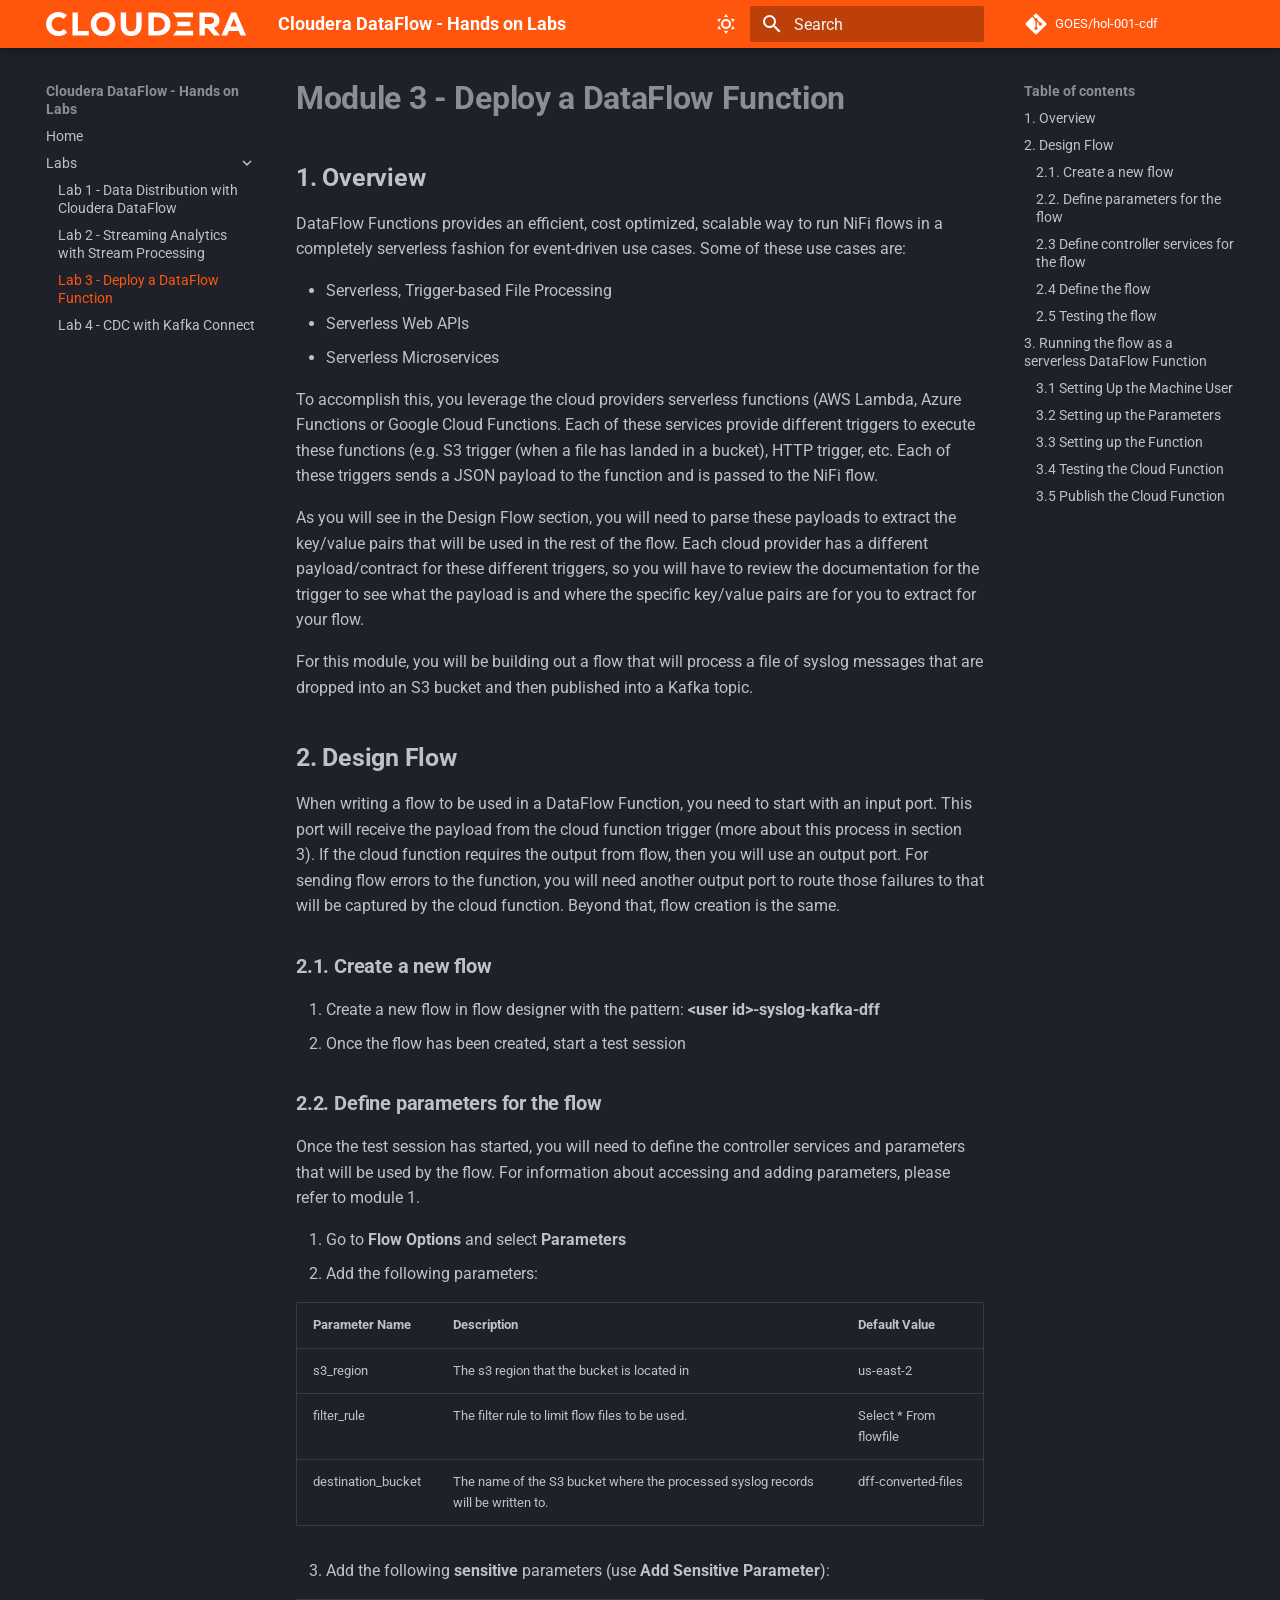
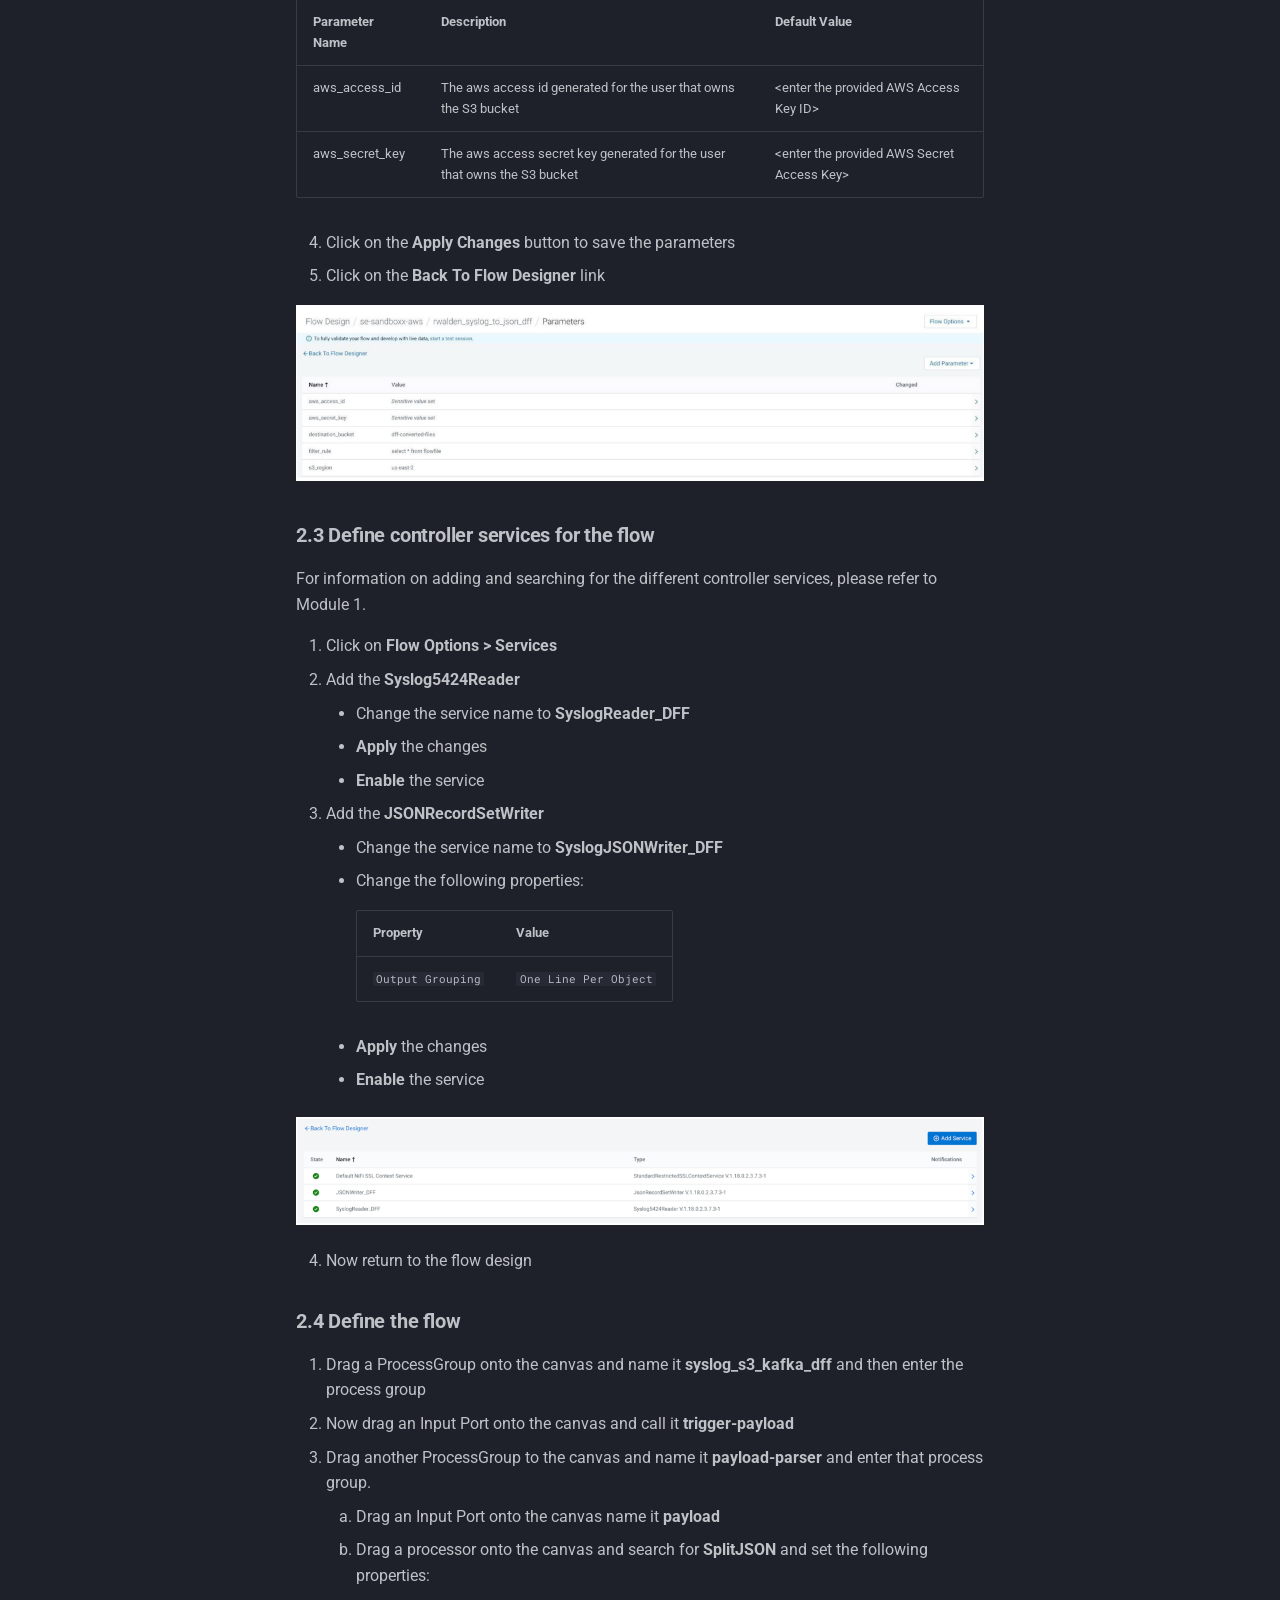
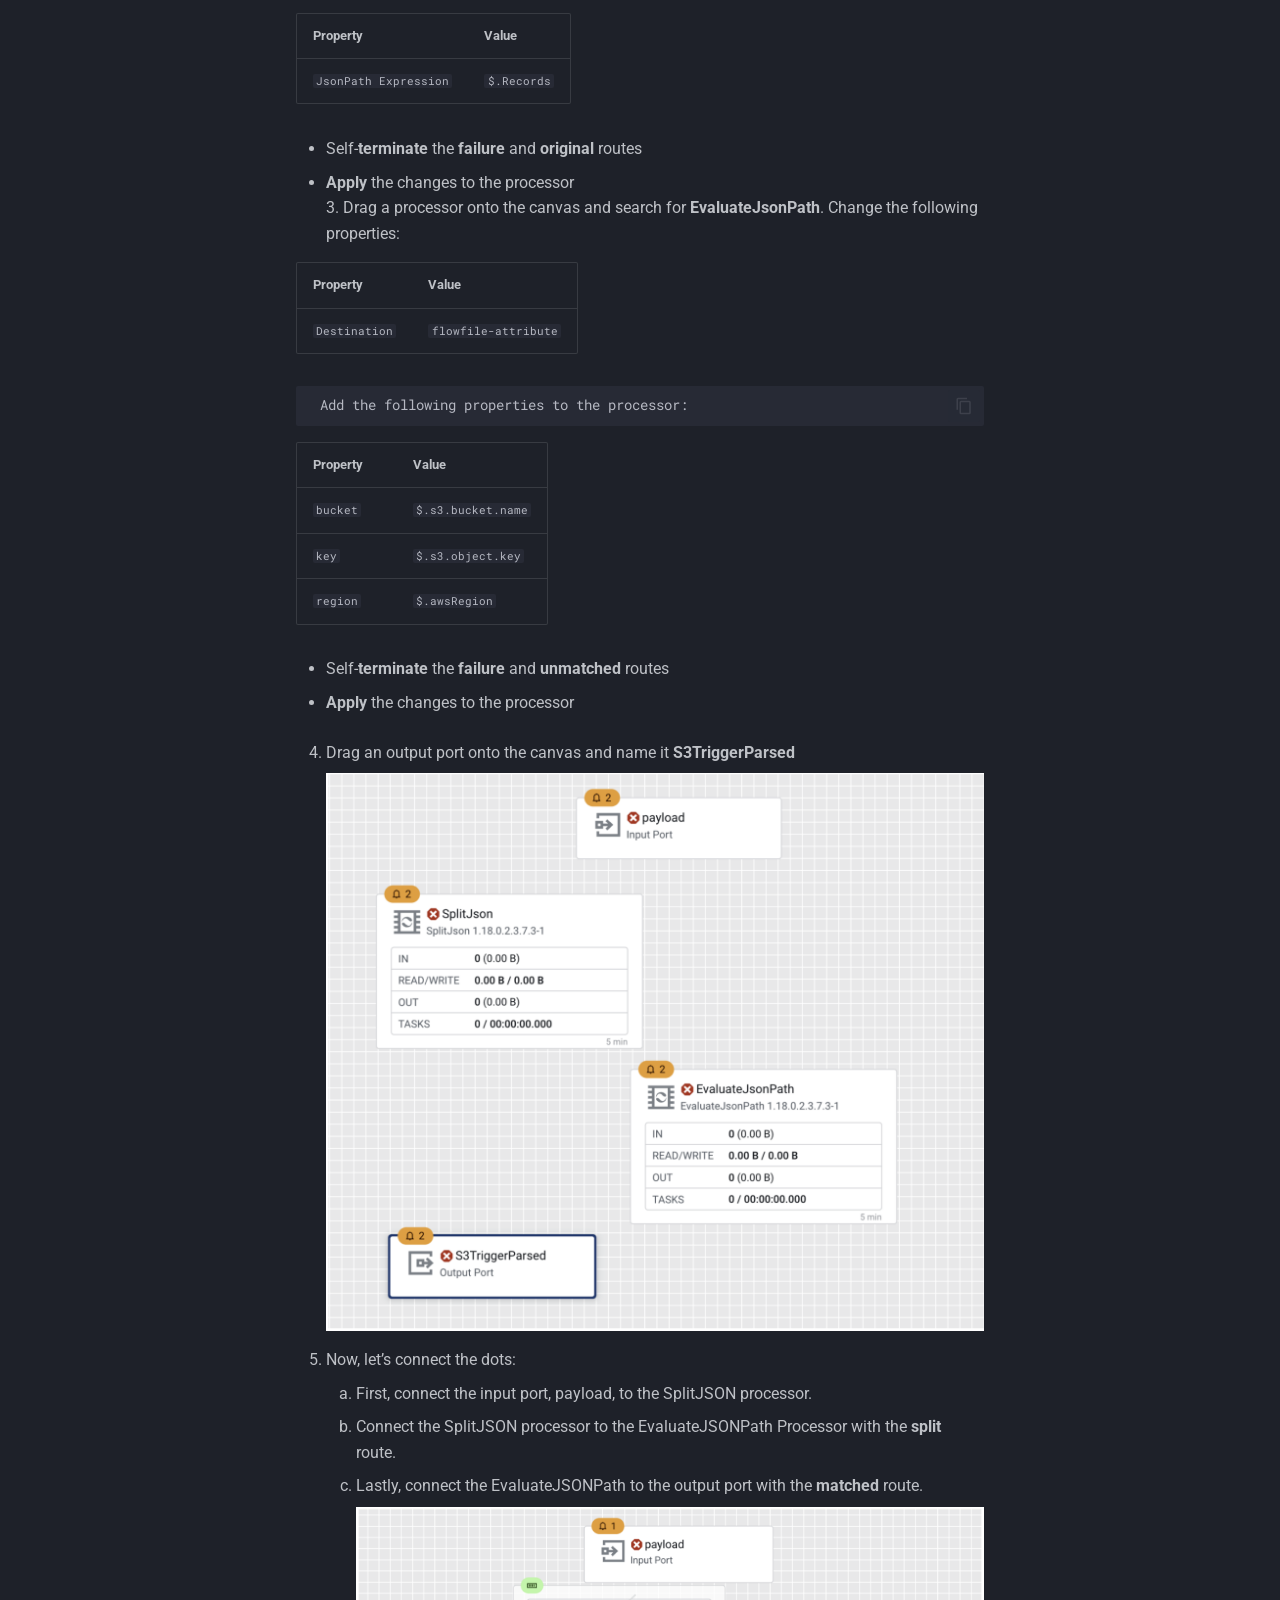
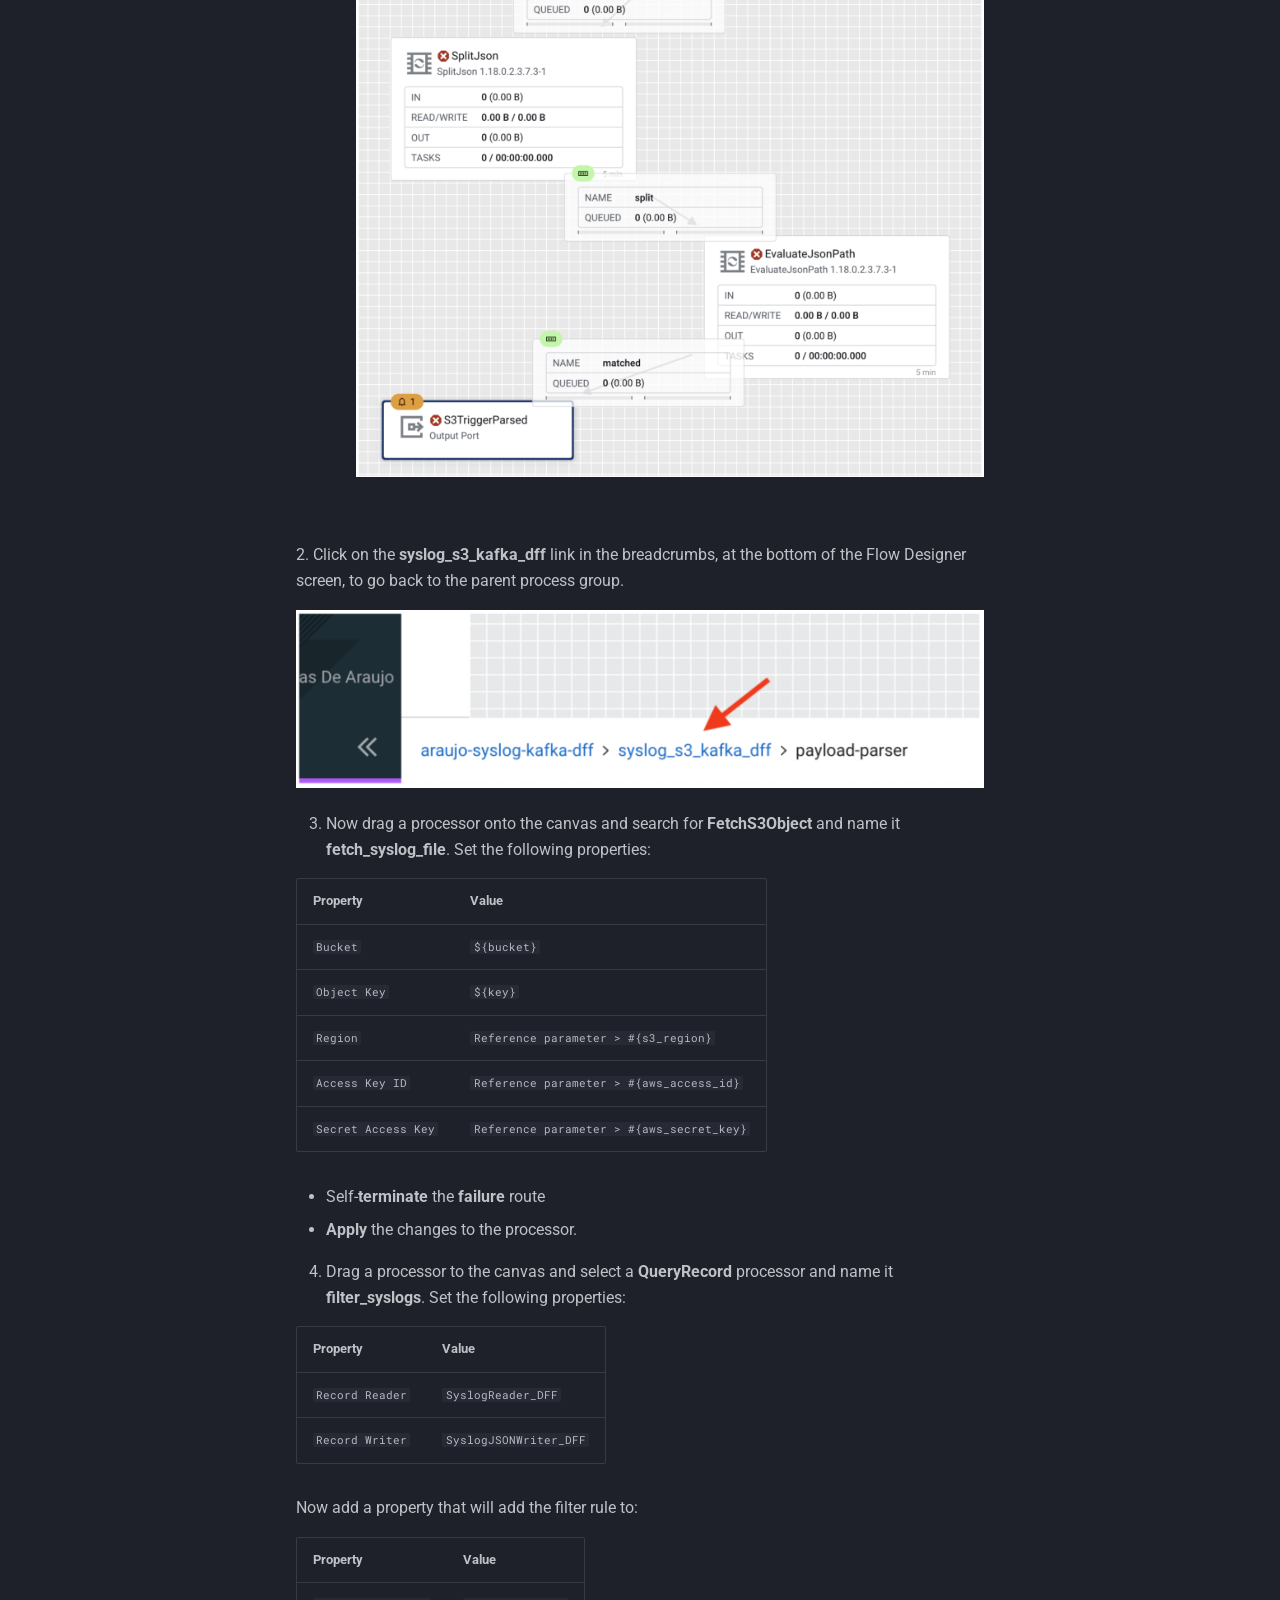
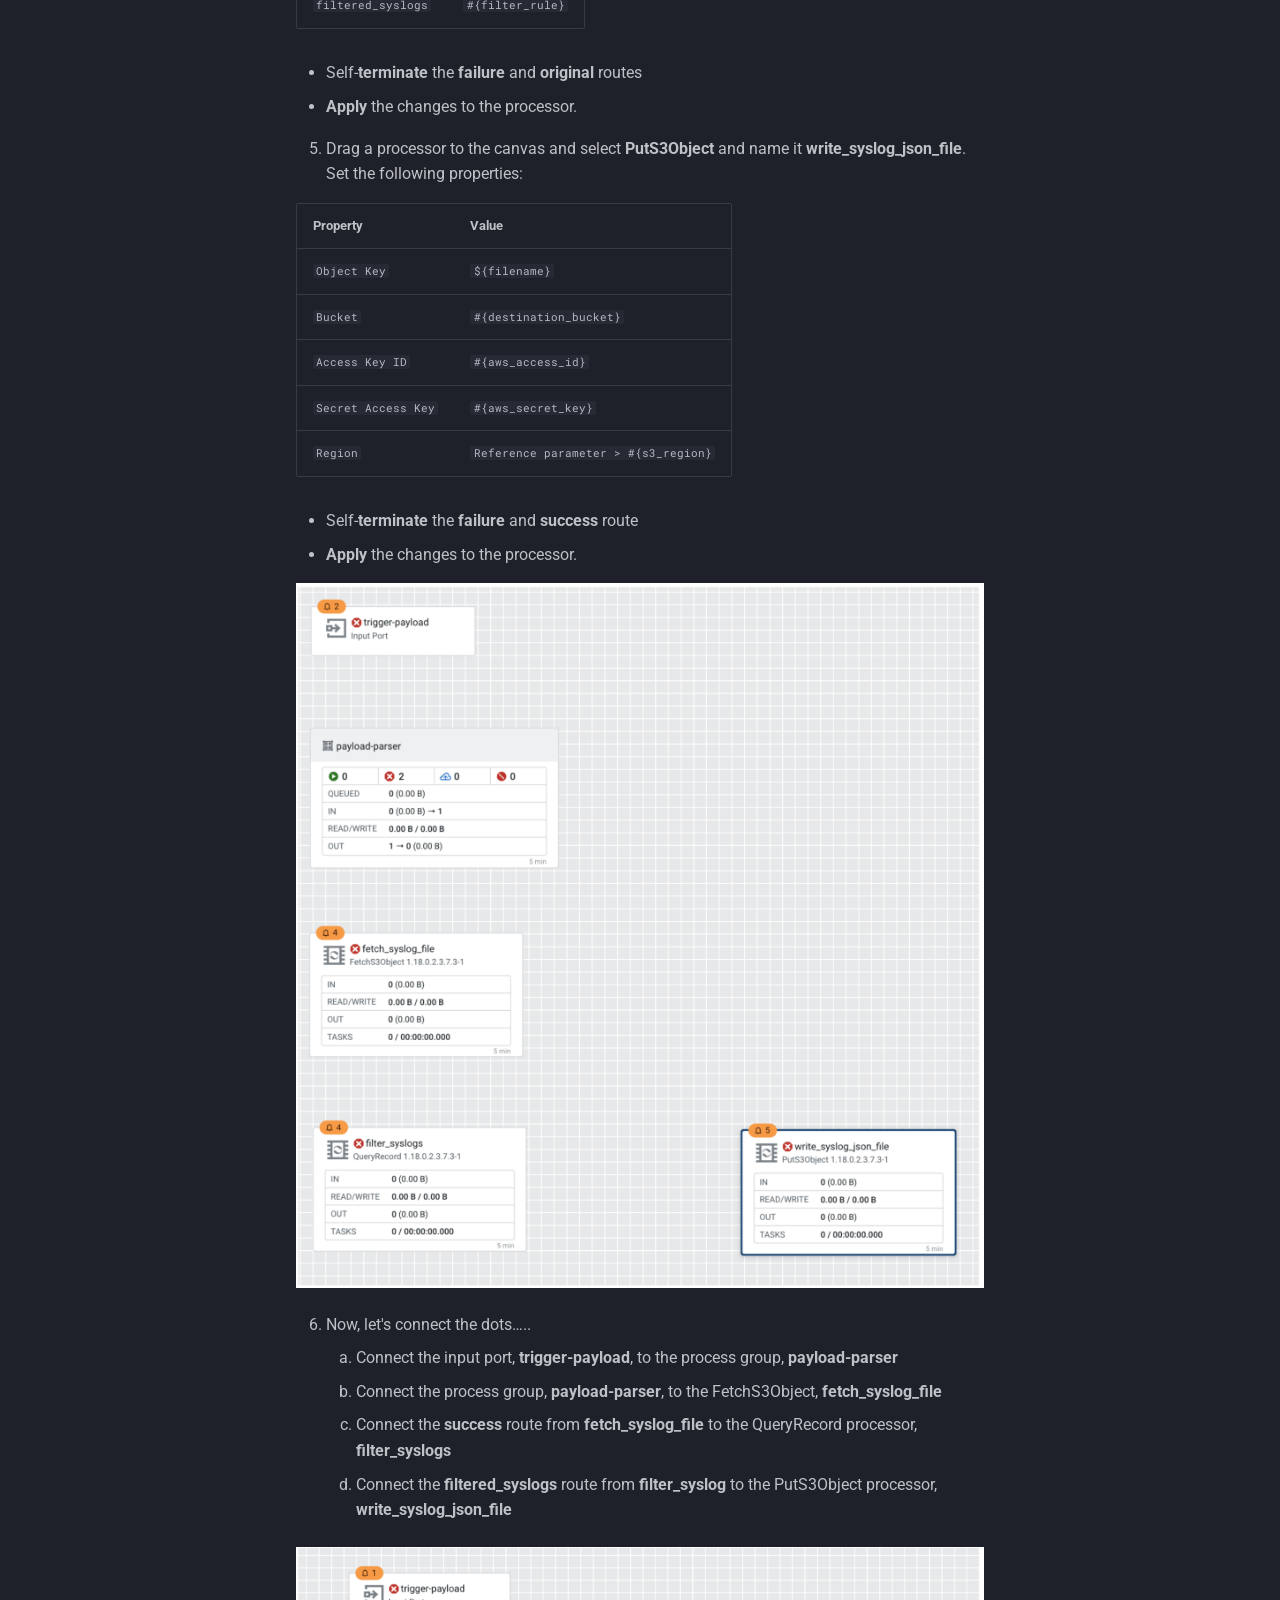
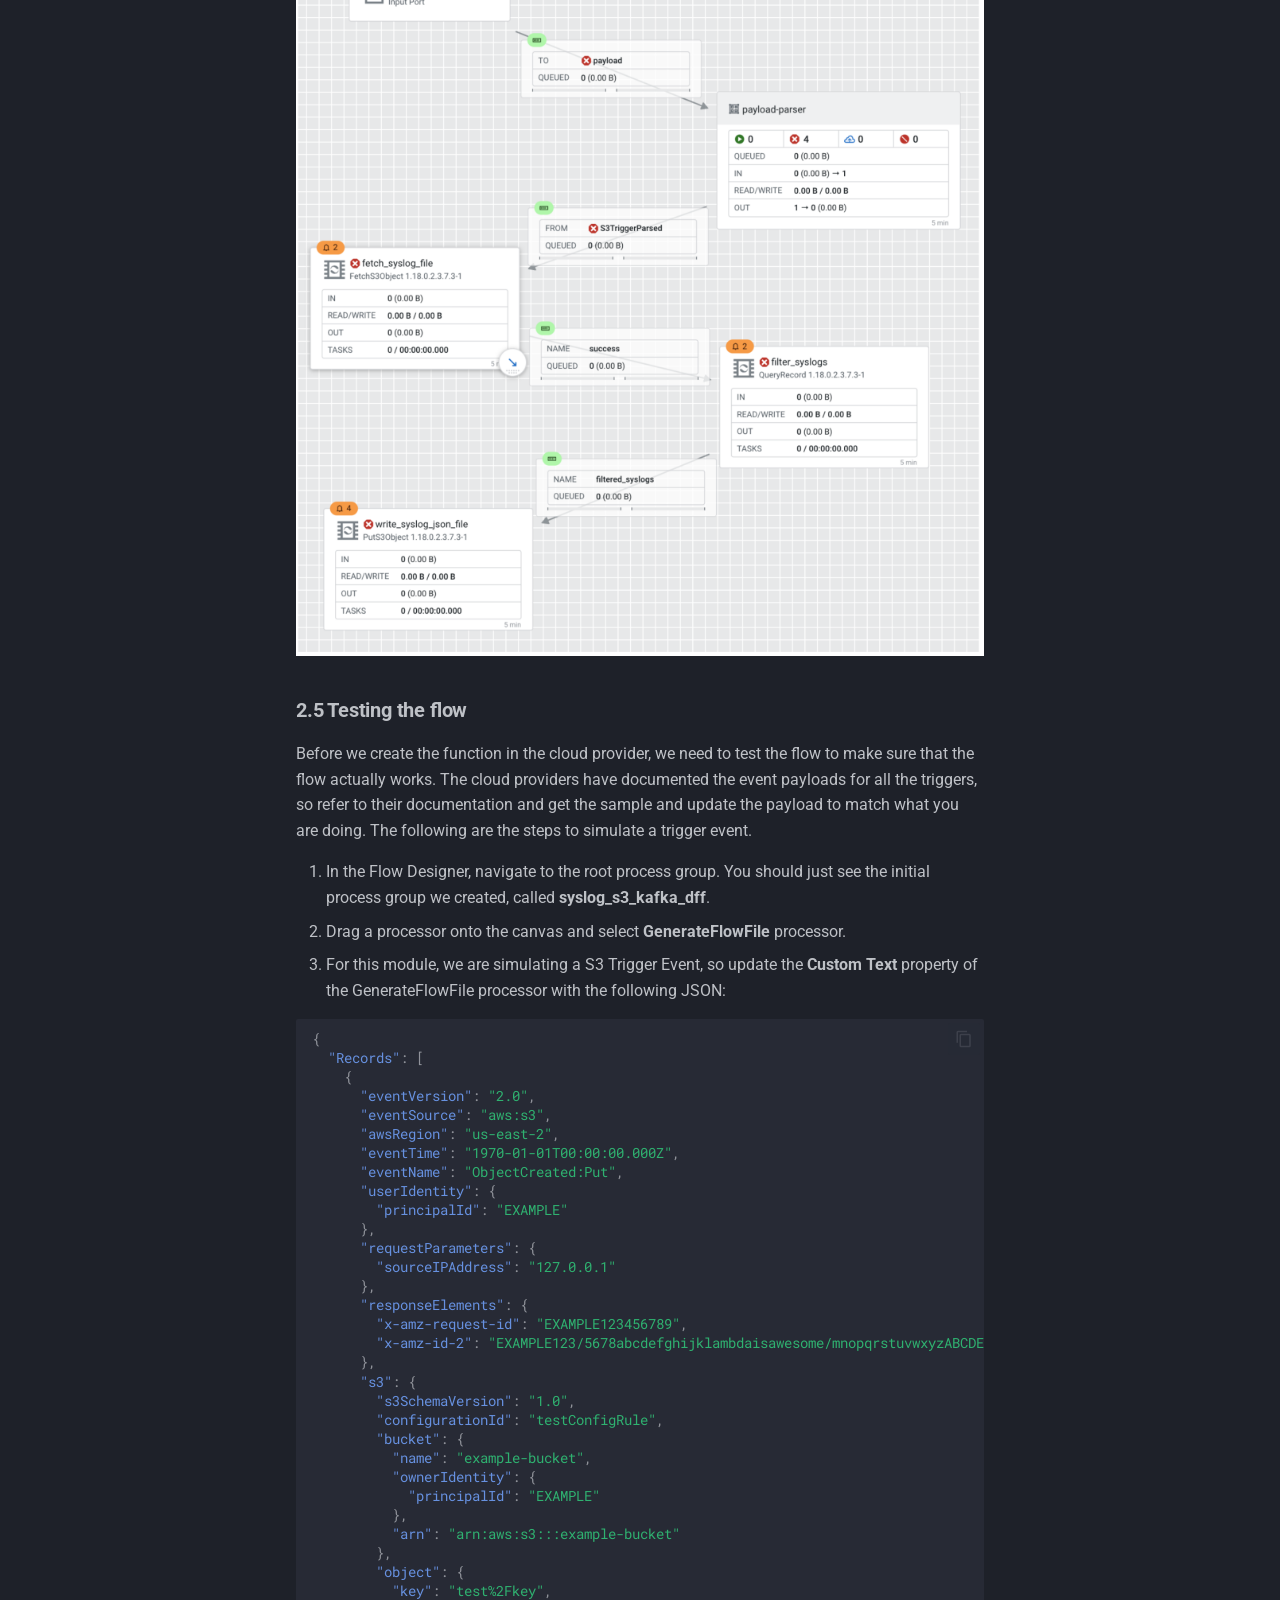
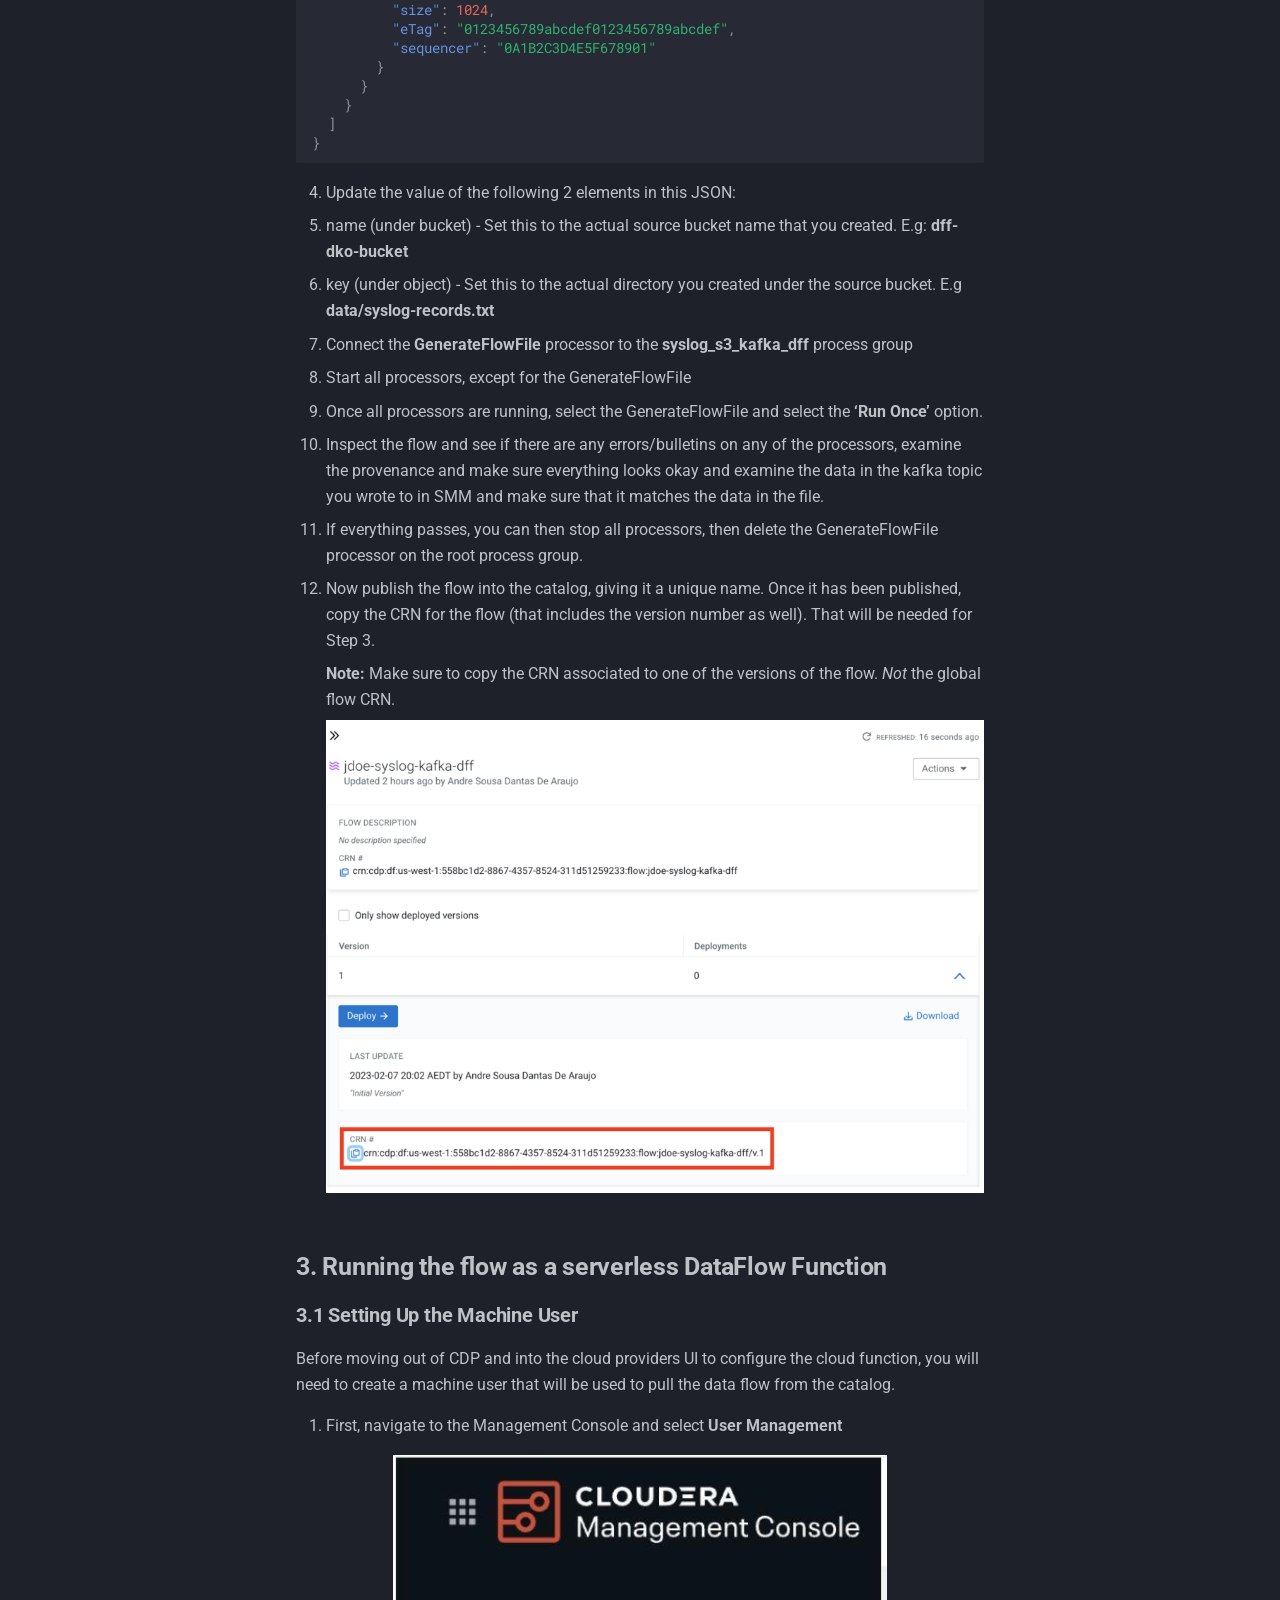
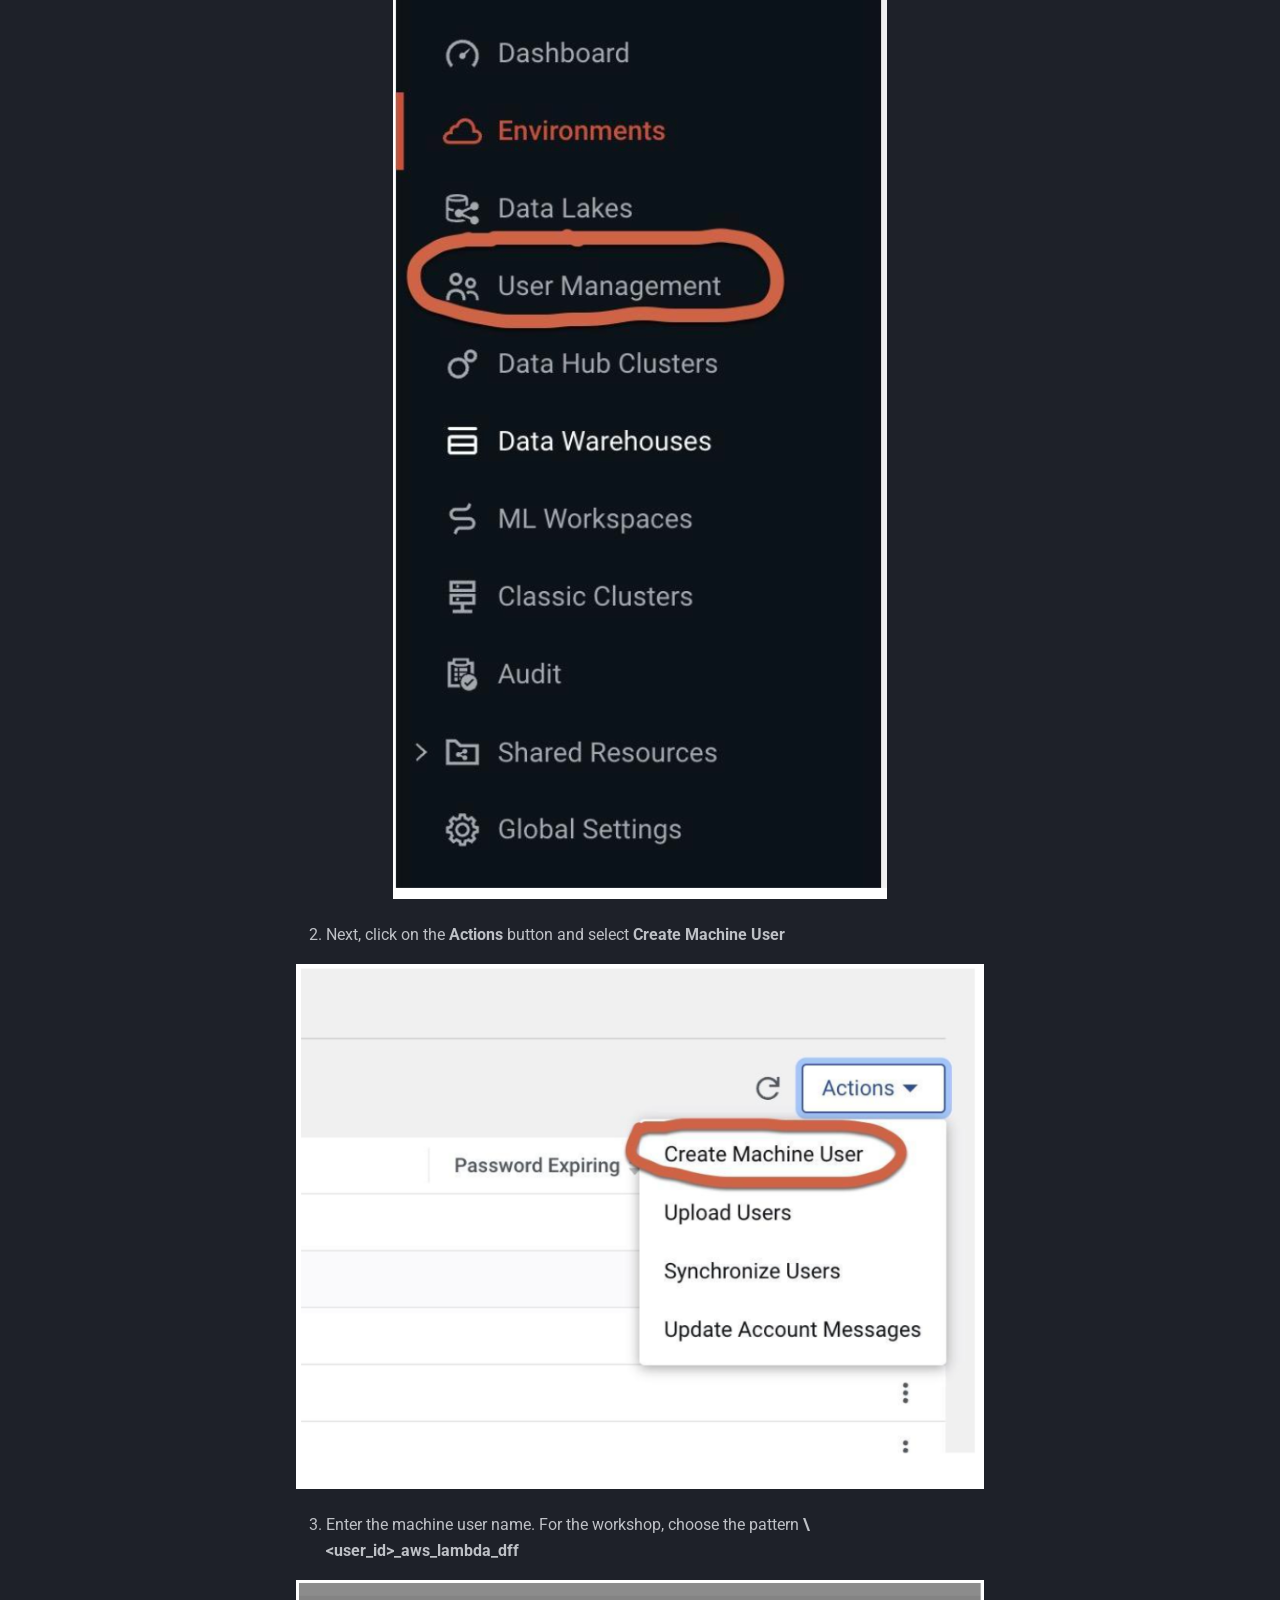
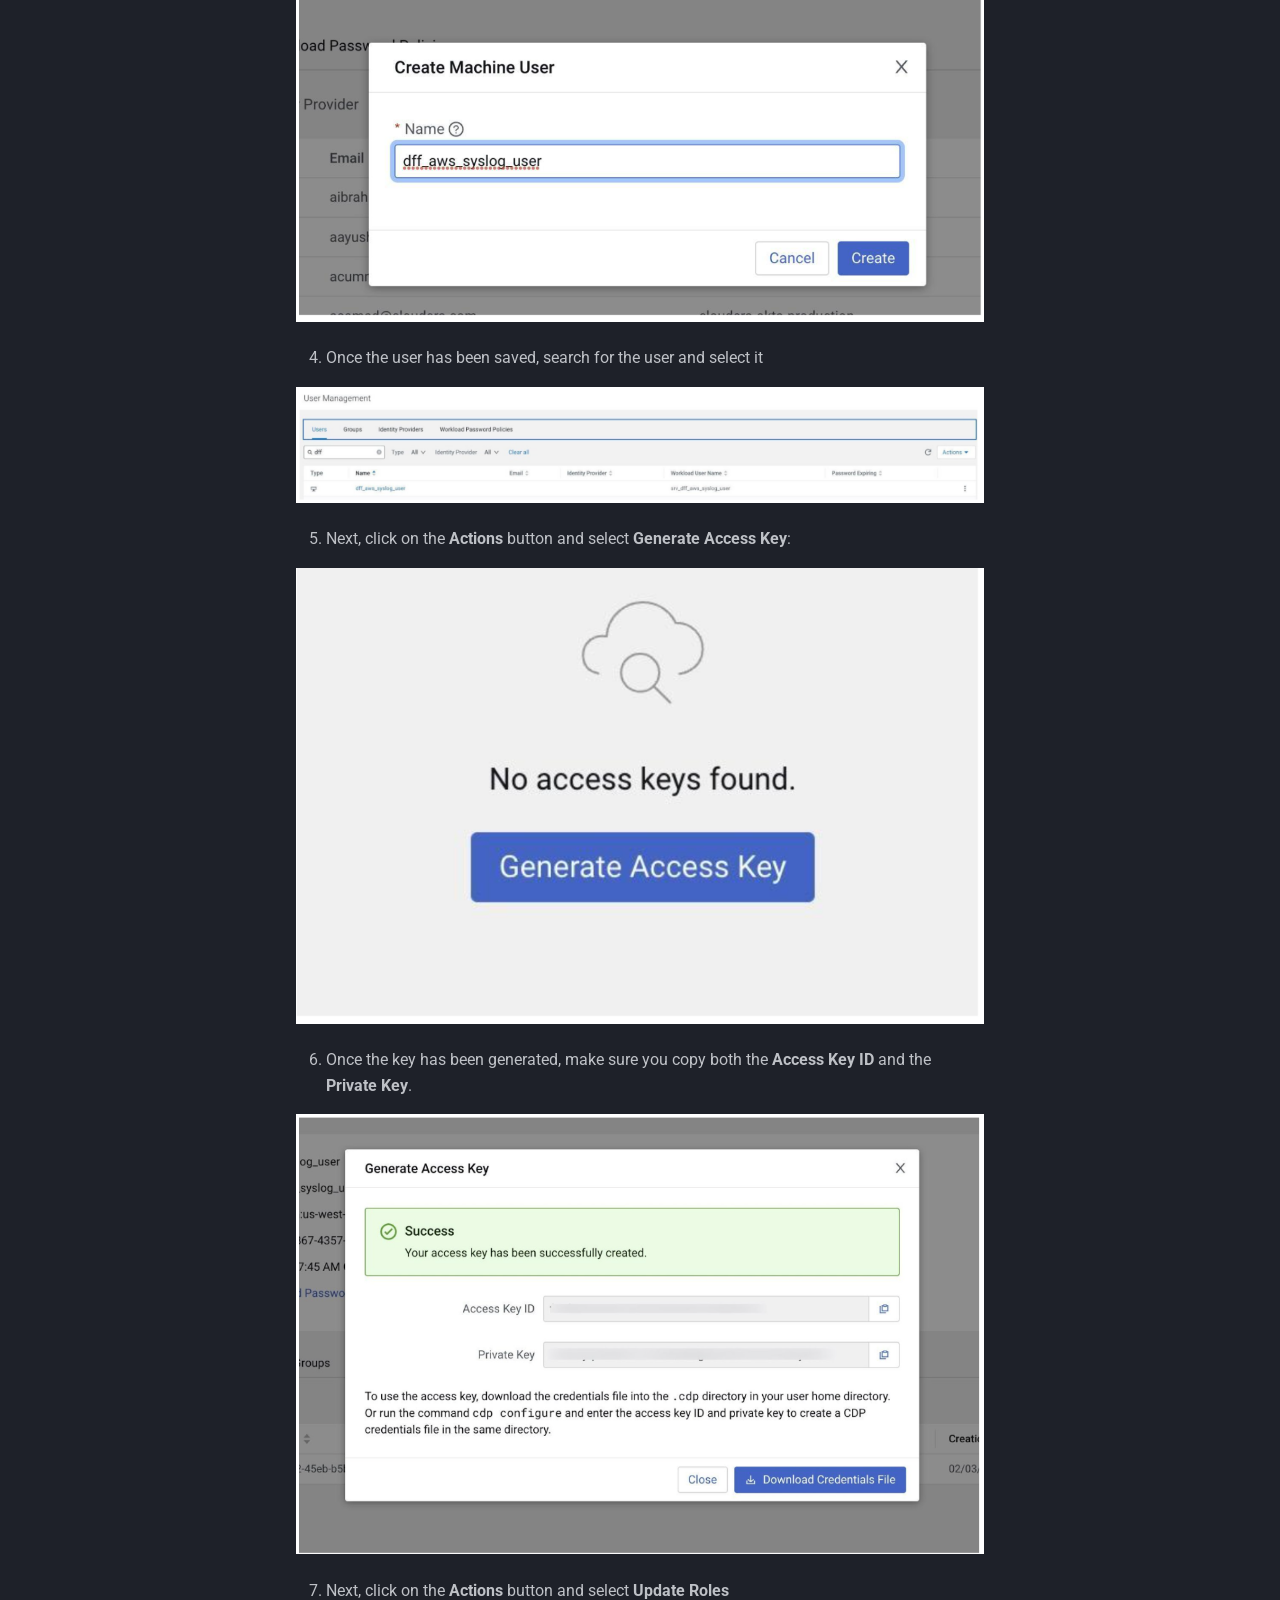
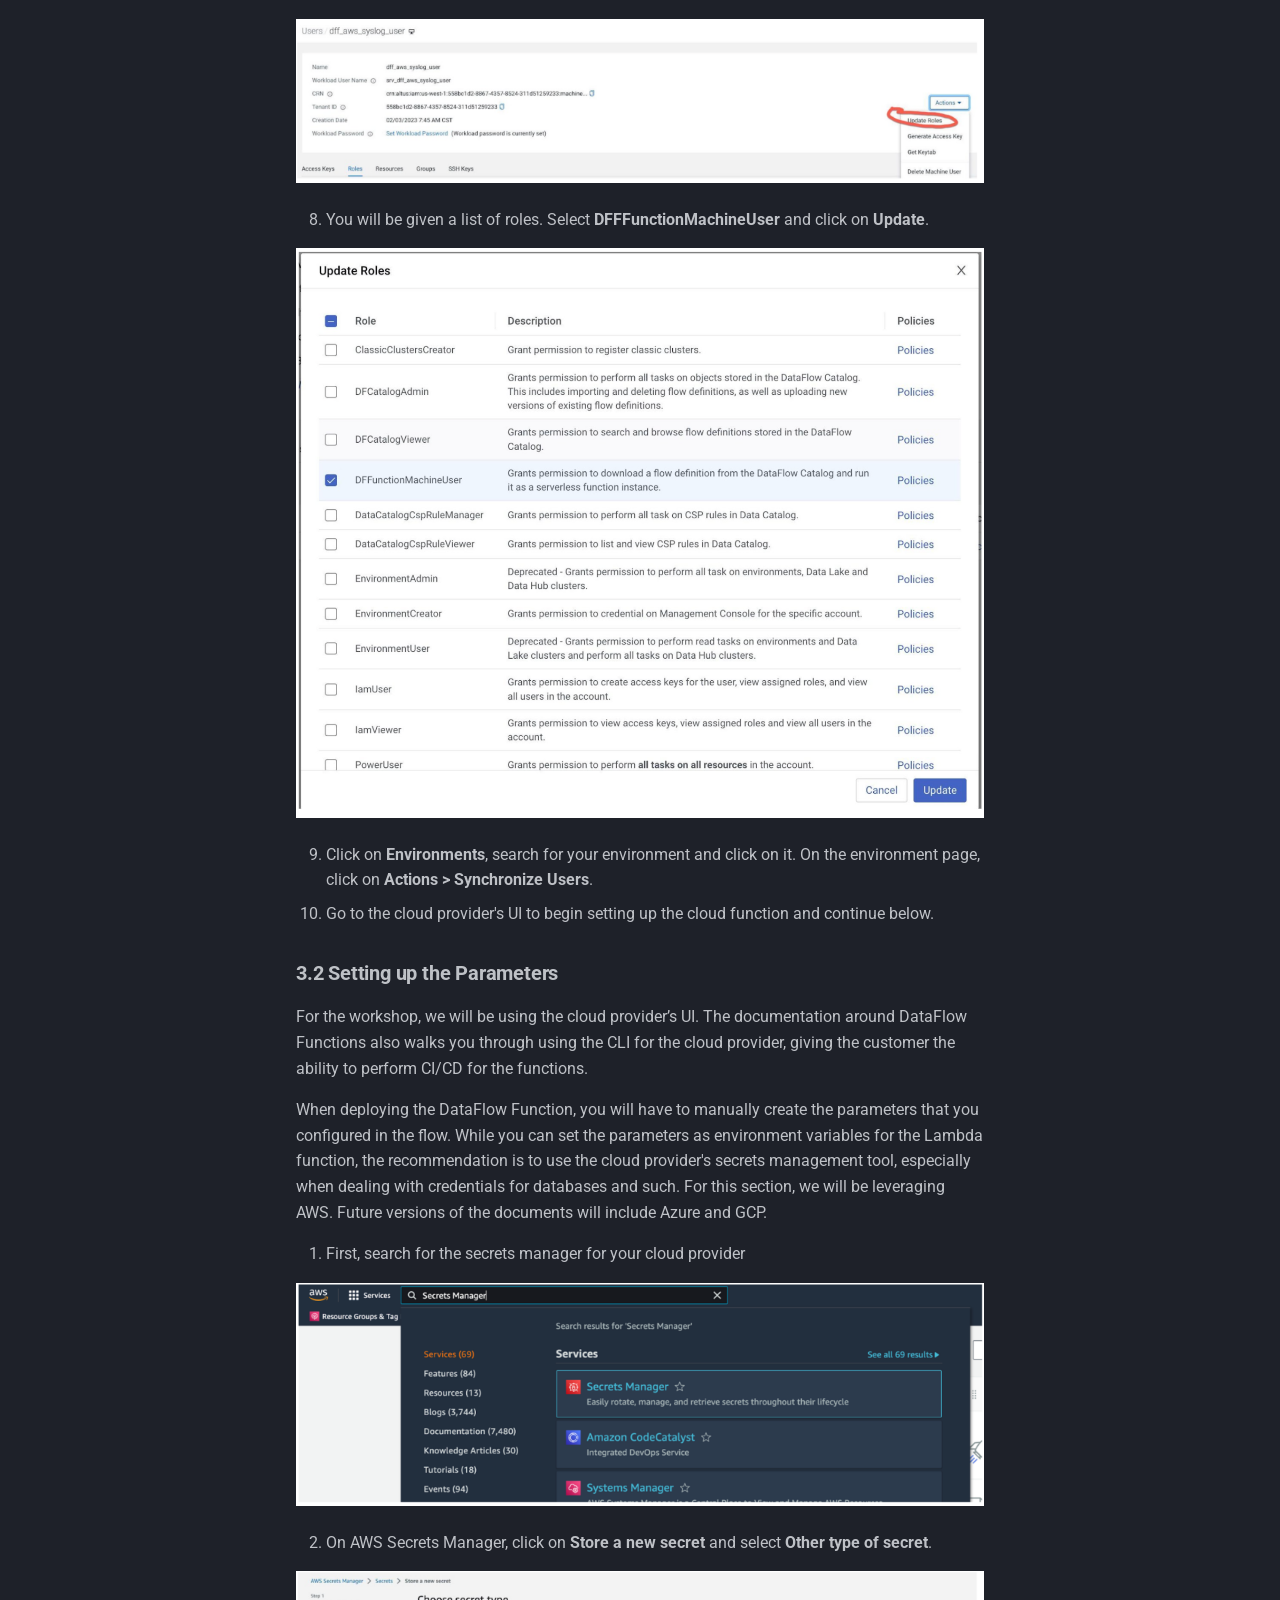
<file: CDF_HoL/labs/lab3/index.html>
<!DOCTYPE html><html lang="en" class="no-js"><head>
    
      <meta charset="utf-8">
      <meta name="viewport" content="width=device-width,initial-scale=1">
      
      
        <meta name="author" content="GOES">
      
      
      
        <link rel="prev" href="../lab2/index.html">
      
      
        <link rel="next" href="../lab4/index.html">
      
      
        
      
      
      <link rel="icon" href="../../assets/images/favicon.ico">
      <meta name="generator" content="mkdocs-1.6.1, mkdocs-material-9.7.2">
    
    
      
        <title>Lab 3 - Deploy a DataFlow Function - Cloudera DataFlow - Hands on Labs</title>
      
    
    
      <link rel="stylesheet" href="../../assets/stylesheets/main.484c7ddc.min.css">
      
        
        <link rel="stylesheet" href="../../assets/stylesheets/palette.ab4e12ef.min.css">
      
      


    
    
      
    
    
      
        
        
        <link rel="preconnect" href="https://fonts.gstatic.com" crossorigin>
        <link rel="stylesheet" href="https://fonts.googleapis.com/css?family=Roboto:300,300i,400,400i,700,700i%7CRoboto+Mono:400,400i,700,700i&amp;display=fallback">
        <style>:root{--md-text-font:"Roboto";--md-code-font:"Roboto Mono"}</style>
      
    
    
      <link rel="stylesheet" href="../../assets/stylesheets/extra.css">
    
    <script>__md_scope=new URL("../..",location),__md_hash=e=>[...e].reduce(((e,_)=>(e<<5)-e+_.charCodeAt(0)),0),__md_get=(e,_=localStorage,t=__md_scope)=>JSON.parse(_.getItem(t.pathname+"."+e)),__md_set=(e,_,t=localStorage,a=__md_scope)=>{try{t.setItem(a.pathname+"."+e,JSON.stringify(_))}catch(e){}}</script>
    
      

    
    
  <link href="../../assets/stylesheets/glightbox.min.css" rel="stylesheet"><script src="../../assets/javascripts/glightbox.min.js"></script><style id="glightbox-style">
            html.glightbox-open { overflow: initial; height: 100%; }
            .gslide-title { margin-top: 0px; user-select: text; }
            .gslide-desc { color: #666; user-select: text; }
            .gslide-image img { background: white; }
            .gscrollbar-fixer { padding-right: 15px; }
            .gdesc-inner { font-size: 0.75rem; }
            body[data-md-color-scheme="slate"] .gdesc-inner { background: var(--md-default-bg-color); }
            body[data-md-color-scheme="slate"] .gslide-title { color: var(--md-default-fg-color); }
            body[data-md-color-scheme="slate"] .gslide-desc { color: var(--md-default-fg-color); }
        </style></head>
  
  
    
    
      
    
    
    
    
    <body dir="ltr" data-md-color-scheme="slate" data-md-color-primary="custom" data-md-color-accent="custom">
  
    
    <input class="md-toggle" data-md-toggle="drawer" type="checkbox" id="__drawer" autocomplete="off">
    <input class="md-toggle" data-md-toggle="search" type="checkbox" id="__search" autocomplete="off">
    <label class="md-overlay" for="__drawer"></label>
    <div data-md-component="skip">
      
        
        <a href="#module-3-deploy-a-dataflow-function" class="md-skip">
          Skip to content
        </a>
      
    </div>
    <div data-md-component="announce">
      
    </div>
    
    
      

  

<header class="md-header md-header--shadow" data-md-component="header">
  <nav class="md-header__inner md-grid" aria-label="Header">
    <a href="../../index.html" title="Cloudera DataFlow - Hands on Labs" class="md-header__button md-logo" aria-label="Cloudera DataFlow - Hands on Labs" data-md-component="logo">
      
  <img src="../../assets/images/logo-cloudera-white.svg" alt="logo">

    </a>
    <label class="md-header__button md-icon" for="__drawer">
      
      <svg xmlns="http://www.w3.org/2000/svg" viewBox="0 0 24 24"><path d="M3 6h18v2H3zm0 5h18v2H3zm0 5h18v2H3z"></path></svg>
    </label>
    <div class="md-header__title" data-md-component="header-title">
      <div class="md-header__ellipsis">
        <div class="md-header__topic">
          <span class="md-ellipsis">
            Cloudera DataFlow - Hands on Labs
          </span>
        </div>
        <div class="md-header__topic" data-md-component="header-topic">
          <span class="md-ellipsis">
            
              Lab 3 - Deploy a DataFlow Function
            
          </span>
        </div>
      </div>
    </div>
    
      
        <form class="md-header__option" data-md-component="palette">
  
    
    
    
    <input class="md-option" data-md-color-media="" data-md-color-scheme="slate" data-md-color-primary="custom" data-md-color-accent="custom" aria-label="Switch to light mode" type="radio" name="__palette" id="__palette_0">
    
      <label class="md-header__button md-icon" title="Switch to light mode" for="__palette_1" hidden>
        <svg xmlns="http://www.w3.org/2000/svg" viewBox="0 0 24 24"><path d="M12 7a5 5 0 0 1 5 5 5 5 0 0 1-5 5 5 5 0 0 1-5-5 5 5 0 0 1 5-5m0 2a3 3 0 0 0-3 3 3 3 0 0 0 3 3 3 3 0 0 0 3-3 3 3 0 0 0-3-3m0-7 2.39 3.42C13.65 5.15 12.84 5 12 5s-1.65.15-2.39.42zM3.34 7l4.16-.35A7.2 7.2 0 0 0 5.94 8.5c-.44.74-.69 1.5-.83 2.29zm.02 10 1.76-3.77a7.131 7.131 0 0 0 2.38 4.14zM20.65 7l-1.77 3.79a7.02 7.02 0 0 0-2.38-4.15zm-.01 10-4.14.36c.59-.51 1.12-1.14 1.54-1.86.42-.73.69-1.5.83-2.29zM12 22l-2.41-3.44c.74.27 1.55.44 2.41.44.82 0 1.63-.17 2.37-.44z"></path></svg>
      </label>
    
  
    
    
    
    <input class="md-option" data-md-color-media="" data-md-color-scheme="default" data-md-color-primary="custom" data-md-color-accent="custom" aria-label="Switch to dark mode" type="radio" name="__palette" id="__palette_1">
    
      <label class="md-header__button md-icon" title="Switch to dark mode" for="__palette_0" hidden>
        <svg xmlns="http://www.w3.org/2000/svg" viewBox="0 0 24 24"><path d="m17.75 4.09-2.53 1.94.91 3.06-2.63-1.81-2.63 1.81.91-3.06-2.53-1.94L12.44 4l1.06-3 1.06 3zm3.5 6.91-1.64 1.25.59 1.98-1.7-1.17-1.7 1.17.59-1.98L15.75 11l2.06-.05L18.5 9l.69 1.95zm-2.28 4.95c.83-.08 1.72 1.1 1.19 1.85-.32.45-.66.87-1.08 1.27C15.17 23 8.84 23 4.94 19.07c-3.91-3.9-3.91-10.24 0-14.14.4-.4.82-.76 1.27-1.08.75-.53 1.93.36 1.85 1.19-.27 2.86.69 5.83 2.89 8.02a9.96 9.96 0 0 0 8.02 2.89m-1.64 2.02a12.08 12.08 0 0 1-7.8-3.47c-2.17-2.19-3.33-5-3.49-7.82-2.81 3.14-2.7 7.96.31 10.98 3.02 3.01 7.84 3.12 10.98.31"></path></svg>
      </label>
    
  
</form>
      
    
    
      <script>var palette=__md_get("__palette");if(palette&&palette.color){if("(prefers-color-scheme)"===palette.color.media){var media=matchMedia("(prefers-color-scheme: light)"),input=document.querySelector(media.matches?"[data-md-color-media='(prefers-color-scheme: light)']":"[data-md-color-media='(prefers-color-scheme: dark)']");palette.color.media=input.getAttribute("data-md-color-media"),palette.color.scheme=input.getAttribute("data-md-color-scheme"),palette.color.primary=input.getAttribute("data-md-color-primary"),palette.color.accent=input.getAttribute("data-md-color-accent")}for(var[key,value]of Object.entries(palette.color))document.body.setAttribute("data-md-color-"+key,value)}</script>
    
    
    
      
      
        <label class="md-header__button md-icon" for="__search">
          
          <svg xmlns="http://www.w3.org/2000/svg" viewBox="0 0 24 24"><path d="M9.5 3A6.5 6.5 0 0 1 16 9.5c0 1.61-.59 3.09-1.56 4.23l.27.27h.79l5 5-1.5 1.5-5-5v-.79l-.27-.27A6.52 6.52 0 0 1 9.5 16 6.5 6.5 0 0 1 3 9.5 6.5 6.5 0 0 1 9.5 3m0 2C7 5 5 7 5 9.5S7 14 9.5 14 14 12 14 9.5 12 5 9.5 5"></path></svg>
        </label>
        <div class="md-search" data-md-component="search" role="dialog">
  <label class="md-search__overlay" for="__search"></label>
  <div class="md-search__inner" role="search">
    <form class="md-search__form" name="search">
      <input type="text" class="md-search__input" name="query" aria-label="Search" placeholder="Search" autocapitalize="off" autocorrect="off" autocomplete="off" spellcheck="false" data-md-component="search-query" required>
      <label class="md-search__icon md-icon" for="__search">
        
        <svg xmlns="http://www.w3.org/2000/svg" viewBox="0 0 24 24"><path d="M9.5 3A6.5 6.5 0 0 1 16 9.5c0 1.61-.59 3.09-1.56 4.23l.27.27h.79l5 5-1.5 1.5-5-5v-.79l-.27-.27A6.52 6.52 0 0 1 9.5 16 6.5 6.5 0 0 1 3 9.5 6.5 6.5 0 0 1 9.5 3m0 2C7 5 5 7 5 9.5S7 14 9.5 14 14 12 14 9.5 12 5 9.5 5"></path></svg>
        
        <svg xmlns="http://www.w3.org/2000/svg" viewBox="0 0 24 24"><path d="M20 11v2H8l5.5 5.5-1.42 1.42L4.16 12l7.92-7.92L13.5 5.5 8 11z"></path></svg>
      </label>
      <nav class="md-search__options" aria-label="Search">
        
        <button type="reset" class="md-search__icon md-icon" title="Clear" aria-label="Clear" tabindex="-1">
          
          <svg xmlns="http://www.w3.org/2000/svg" viewBox="0 0 24 24"><path d="M19 6.41 17.59 5 12 10.59 6.41 5 5 6.41 10.59 12 5 17.59 6.41 19 12 13.41 17.59 19 19 17.59 13.41 12z"></path></svg>
        </button>
      </nav>
      
    </form>
    <div class="md-search__output">
      <div class="md-search__scrollwrap" tabindex="0" data-md-scrollfix>
        <div class="md-search-result" data-md-component="search-result">
          <div class="md-search-result__meta">
            Initializing search
          </div>
          <ol class="md-search-result__list" role="presentation"></ol>
        </div>
      </div>
    </div>
  </div>
</div>
      
    
    
      <div class="md-header__source">
        <a href="https://github.infra.cloudera.com/GOES/hol-001-cdf" title="Go to repository" class="md-source" data-md-component="source">
  <div class="md-source__icon md-icon">
    
    <svg xmlns="http://www.w3.org/2000/svg" viewBox="0 0 448 512"><!--! Font Awesome Free 7.1.0 by @fontawesome - https://fontawesome.com License - https://fontawesome.com/license/free (Icons: CC BY 4.0, Fonts: SIL OFL 1.1, Code: MIT License) Copyright 2025 Fonticons, Inc.--><path d="M439.6 236.1 244 40.5c-5.4-5.5-12.8-8.5-20.4-8.5s-15 3-20.4 8.4L162.5 81l51.5 51.5c27.1-9.1 52.7 16.8 43.4 43.7l49.7 49.7c34.2-11.8 61.2 31 35.5 56.7-26.5 26.5-70.2-2.9-56-37.3L240.3 199v121.9c25.3 12.5 22.3 41.8 9.1 55-6.4 6.4-15.2 10.1-24.3 10.1s-17.8-3.6-24.3-10.1c-17.6-17.6-11.1-46.9 11.2-56v-123c-20.8-8.5-24.6-30.7-18.6-45L142.6 101 8.5 235.1C3 240.6 0 247.9 0 255.5s3 15 8.5 20.4l195.6 195.7c5.4 5.4 12.7 8.4 20.4 8.4s15-3 20.4-8.4l194.7-194.7c5.4-5.4 8.4-12.8 8.4-20.4s-3-15-8.4-20.4"></path></svg>
  </div>
  <div class="md-source__repository">
    GOES/hol-001-cdf
  </div>
</a>
      </div>
    
  </nav>
  
</header>
    
    <div class="md-container" data-md-component="container">
      
      
        
          
        
      
      <main class="md-main" data-md-component="main">
        <div class="md-main__inner md-grid">
          
            
              
              <div class="md-sidebar md-sidebar--primary" data-md-component="sidebar" data-md-type="navigation">
                <div class="md-sidebar__scrollwrap">
                  <div class="md-sidebar__inner">
                    



<nav class="md-nav md-nav--primary" aria-label="Navigation" data-md-level="0">
  <label class="md-nav__title" for="__drawer">
    <a href="../../index.html" title="Cloudera DataFlow - Hands on Labs" class="md-nav__button md-logo" aria-label="Cloudera DataFlow - Hands on Labs" data-md-component="logo">
      
  <img src="../../assets/images/logo-cloudera-white.svg" alt="logo">

    </a>
    Cloudera DataFlow - Hands on Labs
  </label>
  
    <div class="md-nav__source">
      <a href="https://github.infra.cloudera.com/GOES/hol-001-cdf" title="Go to repository" class="md-source" data-md-component="source">
  <div class="md-source__icon md-icon">
    
    <svg xmlns="http://www.w3.org/2000/svg" viewBox="0 0 448 512"><!--! Font Awesome Free 7.1.0 by @fontawesome - https://fontawesome.com License - https://fontawesome.com/license/free (Icons: CC BY 4.0, Fonts: SIL OFL 1.1, Code: MIT License) Copyright 2025 Fonticons, Inc.--><path d="M439.6 236.1 244 40.5c-5.4-5.5-12.8-8.5-20.4-8.5s-15 3-20.4 8.4L162.5 81l51.5 51.5c27.1-9.1 52.7 16.8 43.4 43.7l49.7 49.7c34.2-11.8 61.2 31 35.5 56.7-26.5 26.5-70.2-2.9-56-37.3L240.3 199v121.9c25.3 12.5 22.3 41.8 9.1 55-6.4 6.4-15.2 10.1-24.3 10.1s-17.8-3.6-24.3-10.1c-17.6-17.6-11.1-46.9 11.2-56v-123c-20.8-8.5-24.6-30.7-18.6-45L142.6 101 8.5 235.1C3 240.6 0 247.9 0 255.5s3 15 8.5 20.4l195.6 195.7c5.4 5.4 12.7 8.4 20.4 8.4s15-3 20.4-8.4l194.7-194.7c5.4-5.4 8.4-12.8 8.4-20.4s-3-15-8.4-20.4"></path></svg>
  </div>
  <div class="md-source__repository">
    GOES/hol-001-cdf
  </div>
</a>
    </div>
  
  <ul class="md-nav__list" data-md-scrollfix>
    
      
      
  
  
  
  
    <li class="md-nav__item">
      <a href="../../index.html" class="md-nav__link">
        
  
  
  <span class="md-ellipsis">
    
  
    Home
  

    
  </span>
  
  

      </a>
    </li>
  

    
      
      
  
  
    
  
  
  
    
    
    
    
    
    <li class="md-nav__item md-nav__item--active md-nav__item--nested">
      
        
        
        <input class="md-nav__toggle md-toggle " type="checkbox" id="__nav_2" checked>
        
          
          <label class="md-nav__link" for="__nav_2" id="__nav_2_label" tabindex="0">
            
  
  
  <span class="md-ellipsis">
    
  
    Labs
  

    
  </span>
  
  

            <span class="md-nav__icon md-icon"></span>
          </label>
        
        <nav class="md-nav" data-md-level="1" aria-labelledby="__nav_2_label" aria-expanded="true">
          <label class="md-nav__title" for="__nav_2">
            <span class="md-nav__icon md-icon"></span>
            
  
    Labs
  

          </label>
          <ul class="md-nav__list" data-md-scrollfix>
            
              
                
  
  
  
  
    <li class="md-nav__item">
      <a href="../lab1/index.html" class="md-nav__link">
        
  
  
  <span class="md-ellipsis">
    
  
    Lab 1 - Data Distribution with Cloudera DataFlow
  

    
  </span>
  
  

      </a>
    </li>
  

              
            
              
                
  
  
  
  
    <li class="md-nav__item">
      <a href="../lab2/index.html" class="md-nav__link">
        
  
  
  <span class="md-ellipsis">
    
  
    Lab 2 - Streaming Analytics with Stream Processing
  

    
  </span>
  
  

      </a>
    </li>
  

              
            
              
                
  
  
    
  
  
  
    <li class="md-nav__item md-nav__item--active">
      
      <input class="md-nav__toggle md-toggle" type="checkbox" id="__toc">
      
      
        
      
      
        <label class="md-nav__link md-nav__link--active" for="__toc">
          
  
  
  <span class="md-ellipsis">
    
  
    Lab 3 - Deploy a DataFlow Function
  

    
  </span>
  
  

          <span class="md-nav__icon md-icon"></span>
        </label>
      
      <a href="index.html" class="md-nav__link md-nav__link--active">
        
  
  
  <span class="md-ellipsis">
    
  
    Lab 3 - Deploy a DataFlow Function
  

    
  </span>
  
  

      </a>
      
        

<nav class="md-nav md-nav--secondary" aria-label="Table of contents">
  
  
  
    
  
  
    <label class="md-nav__title" for="__toc">
      <span class="md-nav__icon md-icon"></span>
      Table of contents
    </label>
    <ul class="md-nav__list" data-md-component="toc" data-md-scrollfix>
      
        <li class="md-nav__item">
  <a href="#1-overview" class="md-nav__link">
    <span class="md-ellipsis">
      
        1. Overview
      
    </span>
  </a>
  
</li>
      
        <li class="md-nav__item">
  <a href="#2-design-flow" class="md-nav__link">
    <span class="md-ellipsis">
      
        2. Design Flow
      
    </span>
  </a>
  
    <nav class="md-nav" aria-label="2. Design Flow">
      <ul class="md-nav__list">
        
          <li class="md-nav__item">
  <a href="#21-create-a-new-flow" class="md-nav__link">
    <span class="md-ellipsis">
      
        2.1. Create a new flow
      
    </span>
  </a>
  
</li>
        
          <li class="md-nav__item">
  <a href="#22-define-parameters-for-the-flow" class="md-nav__link">
    <span class="md-ellipsis">
      
        2.2. Define parameters for the flow
      
    </span>
  </a>
  
</li>
        
          <li class="md-nav__item">
  <a href="#23-define-controller-services-for-the-flow" class="md-nav__link">
    <span class="md-ellipsis">
      
        2.3 Define controller services for the flow
      
    </span>
  </a>
  
</li>
        
          <li class="md-nav__item">
  <a href="#24-define-the-flow" class="md-nav__link">
    <span class="md-ellipsis">
      
        2.4 Define the flow
      
    </span>
  </a>
  
</li>
        
          <li class="md-nav__item">
  <a href="#25-testing-the-flow" class="md-nav__link">
    <span class="md-ellipsis">
      
        2.5 Testing the flow
      
    </span>
  </a>
  
</li>
        
      </ul>
    </nav>
  
</li>
      
        <li class="md-nav__item">
  <a href="#3-running-the-flow-as-a-serverless-dataflow-function" class="md-nav__link">
    <span class="md-ellipsis">
      
        3. Running the flow as a serverless DataFlow Function
      
    </span>
  </a>
  
    <nav class="md-nav" aria-label="3. Running the flow as a serverless DataFlow Function">
      <ul class="md-nav__list">
        
          <li class="md-nav__item">
  <a href="#31-setting-up-the-machine-user" class="md-nav__link">
    <span class="md-ellipsis">
      
        3.1 Setting Up the Machine User
      
    </span>
  </a>
  
</li>
        
          <li class="md-nav__item">
  <a href="#32-setting-up-the-parameters" class="md-nav__link">
    <span class="md-ellipsis">
      
        3.2 Setting up the Parameters
      
    </span>
  </a>
  
</li>
        
          <li class="md-nav__item">
  <a href="#33-setting-up-the-function" class="md-nav__link">
    <span class="md-ellipsis">
      
        3.3 Setting up the Function
      
    </span>
  </a>
  
</li>
        
          <li class="md-nav__item">
  <a href="#34-testing-the-cloud-function" class="md-nav__link">
    <span class="md-ellipsis">
      
        3.4 Testing the Cloud Function
      
    </span>
  </a>
  
</li>
        
          <li class="md-nav__item">
  <a href="#35-publish-the-cloud-function" class="md-nav__link">
    <span class="md-ellipsis">
      
        3.5 Publish the Cloud Function
      
    </span>
  </a>
  
</li>
        
      </ul>
    </nav>
  
</li>
      
    </ul>
  
</nav>
      
    </li>
  

              
            
              
                
  
  
  
  
    <li class="md-nav__item">
      <a href="../lab4/index.html" class="md-nav__link">
        
  
  
  <span class="md-ellipsis">
    
  
    Lab 4 - CDC with Kafka Connect
  

    
  </span>
  
  

      </a>
    </li>
  

              
            
          </ul>
        </nav>
      
    </li>
  

    
  </ul>
</nav>
                  </div>
                </div>
              </div>
            
            
              
              <div class="md-sidebar md-sidebar--secondary" data-md-component="sidebar" data-md-type="toc">
                <div class="md-sidebar__scrollwrap">
                  <div class="md-sidebar__inner">
                    

<nav class="md-nav md-nav--secondary" aria-label="Table of contents">
  
  
  
    
  
  
    <label class="md-nav__title" for="__toc">
      <span class="md-nav__icon md-icon"></span>
      Table of contents
    </label>
    <ul class="md-nav__list" data-md-component="toc" data-md-scrollfix>
      
        <li class="md-nav__item">
  <a href="#1-overview" class="md-nav__link">
    <span class="md-ellipsis">
      
        1. Overview
      
    </span>
  </a>
  
</li>
      
        <li class="md-nav__item">
  <a href="#2-design-flow" class="md-nav__link">
    <span class="md-ellipsis">
      
        2. Design Flow
      
    </span>
  </a>
  
    <nav class="md-nav" aria-label="2. Design Flow">
      <ul class="md-nav__list">
        
          <li class="md-nav__item">
  <a href="#21-create-a-new-flow" class="md-nav__link">
    <span class="md-ellipsis">
      
        2.1. Create a new flow
      
    </span>
  </a>
  
</li>
        
          <li class="md-nav__item">
  <a href="#22-define-parameters-for-the-flow" class="md-nav__link">
    <span class="md-ellipsis">
      
        2.2. Define parameters for the flow
      
    </span>
  </a>
  
</li>
        
          <li class="md-nav__item">
  <a href="#23-define-controller-services-for-the-flow" class="md-nav__link">
    <span class="md-ellipsis">
      
        2.3 Define controller services for the flow
      
    </span>
  </a>
  
</li>
        
          <li class="md-nav__item">
  <a href="#24-define-the-flow" class="md-nav__link">
    <span class="md-ellipsis">
      
        2.4 Define the flow
      
    </span>
  </a>
  
</li>
        
          <li class="md-nav__item">
  <a href="#25-testing-the-flow" class="md-nav__link">
    <span class="md-ellipsis">
      
        2.5 Testing the flow
      
    </span>
  </a>
  
</li>
        
      </ul>
    </nav>
  
</li>
      
        <li class="md-nav__item">
  <a href="#3-running-the-flow-as-a-serverless-dataflow-function" class="md-nav__link">
    <span class="md-ellipsis">
      
        3. Running the flow as a serverless DataFlow Function
      
    </span>
  </a>
  
    <nav class="md-nav" aria-label="3. Running the flow as a serverless DataFlow Function">
      <ul class="md-nav__list">
        
          <li class="md-nav__item">
  <a href="#31-setting-up-the-machine-user" class="md-nav__link">
    <span class="md-ellipsis">
      
        3.1 Setting Up the Machine User
      
    </span>
  </a>
  
</li>
        
          <li class="md-nav__item">
  <a href="#32-setting-up-the-parameters" class="md-nav__link">
    <span class="md-ellipsis">
      
        3.2 Setting up the Parameters
      
    </span>
  </a>
  
</li>
        
          <li class="md-nav__item">
  <a href="#33-setting-up-the-function" class="md-nav__link">
    <span class="md-ellipsis">
      
        3.3 Setting up the Function
      
    </span>
  </a>
  
</li>
        
          <li class="md-nav__item">
  <a href="#34-testing-the-cloud-function" class="md-nav__link">
    <span class="md-ellipsis">
      
        3.4 Testing the Cloud Function
      
    </span>
  </a>
  
</li>
        
          <li class="md-nav__item">
  <a href="#35-publish-the-cloud-function" class="md-nav__link">
    <span class="md-ellipsis">
      
        3.5 Publish the Cloud Function
      
    </span>
  </a>
  
</li>
        
      </ul>
    </nav>
  
</li>
      
    </ul>
  
</nav>
                  </div>
                </div>
              </div>
            
          
          
            <div class="md-content" data-md-component="content">
              
              <article class="md-content__inner md-typeset">
                
                  



<h1 id="module-3-deploy-a-dataflow-function"><strong>Module 3 - Deploy a DataFlow Function</strong></h1>
<h2 id="1-overview"><strong>1. Overview</strong></h2>
<p>DataFlow Functions provides an efficient, cost optimized, scalable way to run NiFi flows in a completely serverless fashion for event-driven use cases.  Some of these use cases are:</p>
<ul>
<li>Serverless, Trigger-based File Processing  </li>
<li>Serverless Web APIs  </li>
<li>Serverless Microservices</li>
</ul>
<p>To accomplish this, you leverage the cloud providers serverless functions (AWS Lambda, Azure Functions or Google Cloud Functions.  Each of these services provide different triggers to execute these functions (e.g. S3 trigger (when a file has landed in a bucket), HTTP trigger, etc.  Each of these triggers sends a JSON payload to the function and is passed to the NiFi flow.  </p>
<p>As you will see in the Design Flow section, you will need to parse these payloads to extract the key/value pairs that will be used in the rest of the flow.  Each cloud provider has a different payload/contract for these different triggers, so you will have to review the documentation for the trigger to see what the payload is and where the specific key/value pairs are for you to extract for your flow.</p>
<p>For this module, you will be building out a flow that will process a file of syslog messages that are dropped into an S3 bucket and then published into a Kafka topic.</p>
<h2 id="2-design-flow"><strong>2. Design Flow</strong></h2>
<p>When writing a flow to be used in a DataFlow Function, you need to start with an input port.  This port will receive the payload from the cloud function trigger (more about this process in section 3).  If the cloud function requires the output from flow, then you will use an output port.  For sending flow errors to the function, you will need another output port to route those failures to that will be captured by the cloud function.  Beyond that, flow creation is the same.</p>
<h3 id="21-create-a-new-flow"><strong>2.1. Create a new flow</strong></h3>
<ol>
<li>Create a new flow in flow designer with the pattern: <strong>&lt;user id&gt;-syslog-kafka-dff</strong>  </li>
<li>Once the flow has been created, start a test session</li>
</ol>
<h3 id="22-define-parameters-for-the-flow"><strong>2.2. Define parameters for the flow</strong></h3>
<p>Once the test session has started, you will need to define the controller services and parameters that will be used by the flow.  For information about accessing and adding parameters, please refer to module 1.</p>
<ol>
<li>Go to <strong>Flow Options</strong> and select <strong>Parameters</strong>  </li>
<li>Add the following parameters:</li>
</ol>
<table>
<thead>
<tr>
<th style="text-align: left;">Parameter Name</th>
<th style="text-align: left;">Description</th>
<th style="text-align: left;">Default Value</th>
</tr>
</thead>
<tbody>
<tr>
<td style="text-align: left;">s3_region</td>
<td style="text-align: left;">The s3 region that the bucket is located in</td>
<td style="text-align: left;">us-east-2</td>
</tr>
<tr>
<td style="text-align: left;">filter_rule</td>
<td style="text-align: left;">The filter rule to limit flow files to be used.</td>
<td style="text-align: left;">Select * From flowfile</td>
</tr>
<tr>
<td style="text-align: left;">destination_bucket</td>
<td style="text-align: left;">The name of the S3 bucket where the processed syslog records will be written to.</td>
<td style="text-align: left;">dff-converted-files</td>
</tr>
</tbody>
</table>
<ol start="3">
<li>Add the following <strong>sensitive</strong> parameters (use <strong>Add Sensitive Parameter</strong>):</li>
</ol>
<table>
<thead>
<tr>
<th style="text-align: left;">Parameter Name</th>
<th style="text-align: left;">Description</th>
<th style="text-align: left;">Default Value</th>
</tr>
</thead>
<tbody>
<tr>
<td style="text-align: left;">aws_access_id</td>
<td style="text-align: left;">The aws access id generated for the user that owns the S3 bucket</td>
<td style="text-align: left;">&lt;enter the provided AWS Access Key ID&gt;</td>
</tr>
<tr>
<td style="text-align: left;">aws_secret_key</td>
<td style="text-align: left;">The aws access secret key generated for the user that owns the S3 bucket</td>
<td style="text-align: left;">&lt;enter the provided AWS Secret Access Key&gt;</td>
</tr>
</tbody>
</table>
<ol start="4">
<li>Click on the <strong>Apply Changes</strong> button to save the parameters  </li>
<li>Click on the <strong>Back To Flow Designer</strong> link</li>
</ol>
<p align="center"><a class="glightbox" data-type="image" data-width="auto" data-height="auto" href="../../assets/images/lab_images/lab3/3.112.png" data-desc-position="bottom"><img src="../../assets/images/lab_images/lab3/3.112.png" alt="Create new project in SSB"></a></p>

<h3 id="23-define-controller-services-for-the-flow"><strong>2.3 Define controller services for the flow</strong></h3>
<p>For information on adding and searching for the different controller services, please refer to Module 1.</p>
<ol>
<li>Click on <strong>Flow Options &gt; Services</strong></li>
<li>Add the <strong>Syslog5424Reader</strong><ul>
<li>Change the service name to <strong>SyslogReader_DFF</strong></li>
<li><strong>Apply</strong> the changes</li>
<li><strong>Enable</strong> the service</li>
</ul>
</li>
<li>
<p>Add the <strong>JSONRecordSetWriter</strong></p>
<ul>
<li>Change the service name to <strong>SyslogJSONWriter_DFF</strong></li>
<li>
<p>Change the following properties:</p>
<table>
<thead>
<tr>
<th style="text-align: left;">Property</th>
<th style="text-align: left;">Value</th>
</tr>
</thead>
<tbody>
<tr>
<td style="text-align: left;"><code>Output Grouping</code></td>
<td style="text-align: left;"><code>One Line Per Object</code></td>
</tr>
</tbody>
</table>
</li>
<li>
<p><strong>Apply</strong> the changes</p>
</li>
<li><strong>Enable</strong> the service</li>
</ul>
</li>
</ol>
<p align="center"><a class="glightbox" data-type="image" data-width="auto" data-height="auto" href="../../assets/images/lab_images/lab3/3.01.png" data-desc-position="bottom"><img src="../../assets/images/lab_images/lab3/3.01.png" alt="Create new project in SSB"></a></p>
<ol start="4">
<li>Now return to the flow design</li>
</ol>
<h3 id="24-define-the-flow"><strong>2.4 Define the flow</strong></h3>
<ol>
<li>Drag a ProcessGroup onto the canvas and name it <strong>syslog_s3_kafka_dff</strong> and then enter the process group  </li>
<li>Now drag an Input Port onto the canvas and call it <strong>trigger-payload</strong>  </li>
<li>Drag another ProcessGroup to the canvas and name it <strong>payload-parser</strong> and enter that process group.  <ol>
<li>Drag an Input Port onto the canvas name it <strong>payload</strong>  </li>
<li>Drag a processor onto the canvas and search for <strong>SplitJSON</strong> and set the following properties:  </li>
</ol>
</li>
</ol>
<table>
<thead>
<tr>
<th style="text-align: left;">Property</th>
<th style="text-align: left;">Value</th>
</tr>
</thead>
<tbody>
<tr>
<td style="text-align: left;"><code>JsonPath Expression</code></td>
<td style="text-align: left;"><code>$.Records</code></td>
</tr>
</tbody>
</table>
<ul>
<li>Self-<strong>terminate</strong> the <strong>failure</strong> and <strong>original</strong> routes  </li>
<li><strong>Apply</strong> the changes to the processor<br>
  3. Drag a processor onto the canvas and search for <strong>EvaluateJsonPath</strong>.  Change the following properties:  </li>
</ul>
<table>
<thead>
<tr>
<th style="text-align: left;">Property</th>
<th style="text-align: left;">Value</th>
</tr>
</thead>
<tbody>
<tr>
<td style="text-align: left;"><code>Destination</code></td>
<td style="text-align: left;"><code>flowfile-attribute</code></td>
</tr>
</tbody>
</table>
<div class="language-text highlight"><pre><span></span><code> Add the following properties to the processor:
</code></pre></div>
<table>
<thead>
<tr>
<th style="text-align: left;">Property</th>
<th style="text-align: left;">Value</th>
</tr>
</thead>
<tbody>
<tr>
<td style="text-align: left;"><code>bucket</code></td>
<td style="text-align: left;"><code>$.s3.bucket.name</code></td>
</tr>
<tr>
<td style="text-align: left;"><code>key</code></td>
<td style="text-align: left;"><code>$.s3.object.key</code></td>
</tr>
<tr>
<td style="text-align: left;"><code>region</code></td>
<td style="text-align: left;"><code>$.awsRegion</code></td>
</tr>
</tbody>
</table>
<ul>
<li>Self-<strong>terminate</strong> the <strong>failure</strong> and <strong>unmatched</strong> routes  </li>
<li><strong>Apply</strong> the changes to the processor  </li>
</ul>
<ol start="4">
<li>
<p>Drag an output port onto the canvas and name it <strong>S3TriggerParsed</strong><br>
       </p><p align="center"><a class="glightbox" data-type="image" data-width="auto" data-height="auto" href="../../assets/images/lab_images/lab3/3.112b.png" data-desc-position="bottom"><img src="../../assets/images/lab_images/lab3/3.112b.png" alt="Connect EvaluateJsonPath to output port with matched route"></a></p><p></p>
</li>
<li>
<p>Now, let’s connect the dots:  </p>
<ol>
<li>First, connect the input port, payload, to the SplitJSON processor.  </li>
<li>Connect the SplitJSON processor to the EvaluateJSONPath Processor with the <strong>split</strong> route.  </li>
<li>Lastly, connect the EvaluateJSONPath to the output port with the <strong>matched</strong> route.<br>
     <p align="center"><a class="glightbox" data-type="image" data-width="auto" data-height="auto" href="../../assets/images/lab_images/lab3/3.113.png" data-desc-position="bottom"><img src="../../assets/images/lab_images/lab3/3.113.png" alt="Connect EvaluateJsonPath to output port with matched route"></a></p></li>
</ol>
</li>
</ol>
<p><br>
2. Click on the <strong>syslog_s3_kafka_dff</strong> link in the breadcrumbs, at the bottom of the Flow Designer screen, to go back to the parent process group.</p>
<p align="center"><a class="glightbox" data-type="image" data-width="auto" data-height="auto" href="../../assets/images/lab_images/lab3/3.114.png" data-desc-position="bottom"><img src="../../assets/images/lab_images/lab3/3.114.png" alt="Navigate to parent process group in Flow Designer"></a></p>

<ol start="3">
<li>Now drag a processor onto the canvas and search for <strong>FetchS3Object</strong> and name it <strong>fetch_syslog_file</strong>.  Set the following properties:  </li>
</ol>
<table>
<thead>
<tr>
<th style="text-align: left;">Property</th>
<th style="text-align: left;">Value</th>
</tr>
</thead>
<tbody>
<tr>
<td style="text-align: left;"><code>Bucket</code></td>
<td style="text-align: left;"><code>${bucket}</code></td>
</tr>
<tr>
<td style="text-align: left;"><code>Object Key</code></td>
<td style="text-align: left;"><code>${key}</code></td>
</tr>
<tr>
<td style="text-align: left;"><code>Region</code></td>
<td style="text-align: left;"><code>Reference parameter &gt; #{s3_region}</code></td>
</tr>
<tr>
<td style="text-align: left;"><code>Access Key ID</code></td>
<td style="text-align: left;"><code>Reference parameter &gt; #{aws_access_id}</code></td>
</tr>
<tr>
<td style="text-align: left;"><code>Secret Access Key</code></td>
<td style="text-align: left;"><code>Reference parameter &gt; #{aws_secret_key}</code></td>
</tr>
</tbody>
</table>
<ul>
<li>Self-<strong>terminate</strong> the <strong>failure</strong> route  </li>
<li><strong>Apply</strong> the changes to the processor.  </li>
</ul>
<ol start="4">
<li>Drag a processor to the canvas and select a <strong>QueryRecord</strong> processor and name it <strong>filter_syslogs</strong>.  Set the following properties:  </li>
</ol>
<table>
<thead>
<tr>
<th style="text-align: left;">Property</th>
<th style="text-align: left;">Value</th>
</tr>
</thead>
<tbody>
<tr>
<td style="text-align: left;"><code>Record Reader</code></td>
<td style="text-align: left;"><code>SyslogReader_DFF</code></td>
</tr>
<tr>
<td style="text-align: left;"><code>Record Writer</code></td>
<td style="text-align: left;"><code>SyslogJSONWriter_DFF</code></td>
</tr>
</tbody>
</table>
<p>Now add a property that will add the filter rule to:</p>
<table>
<thead>
<tr>
<th style="text-align: left;">Property</th>
<th style="text-align: left;">Value</th>
</tr>
</thead>
<tbody>
<tr>
<td style="text-align: left;"><code>filtered_syslogs</code></td>
<td style="text-align: left;"><code>#{filter_rule}</code></td>
</tr>
</tbody>
</table>
<ul>
<li>Self-<strong>terminate</strong> the <strong>failure</strong> and <strong>original</strong> routes  </li>
<li><strong>Apply</strong> the changes to the processor.  </li>
</ul>
<ol start="5">
<li>Drag a processor to the canvas and select <strong>PutS3Object</strong> and name it <strong>write_syslog_json_file</strong>.  Set the following properties:  </li>
</ol>
<table>
<thead>
<tr>
<th style="text-align: left;">Property</th>
<th style="text-align: left;">Value</th>
</tr>
</thead>
<tbody>
<tr>
<td style="text-align: left;"><code>Object Key</code></td>
<td style="text-align: left;"><code>${filename}</code></td>
</tr>
<tr>
<td style="text-align: left;"><code>Bucket</code></td>
<td style="text-align: left;"><code>#{destination_bucket}</code></td>
</tr>
<tr>
<td style="text-align: left;"><code>Access Key ID</code></td>
<td style="text-align: left;"><code>#{aws_access_id}</code></td>
</tr>
<tr>
<td style="text-align: left;"><code>Secret Access Key</code></td>
<td style="text-align: left;"><code>#{aws_secret_key}</code></td>
</tr>
<tr>
<td style="text-align: left;"><code>Region</code></td>
<td style="text-align: left;"><code>Reference parameter &gt; #{s3_region}</code></td>
</tr>
</tbody>
</table>
<ul>
<li>Self-<strong>terminate</strong> the <strong>failure</strong> and <strong>success</strong> route  </li>
<li><strong>Apply</strong> the changes to the processor.  </li>
</ul>
<p align="center"><a class="glightbox" data-type="image" data-width="auto" data-height="auto" href="../../assets/images/lab_images/lab3/3.115.png" data-desc-position="bottom"><img src="../../assets/images/lab_images/lab3/3.115.png" alt="PutS3Object processor configuration"></a></p>

<ol start="6">
<li>Now, let's connect the dots…..  <ol>
<li>Connect the input port, <strong>trigger-payload</strong>, to the process group, <strong>payload-parser</strong>  </li>
<li>Connect the process group, <strong>payload-parser</strong>, to the FetchS3Object, <strong>fetch_syslog_file</strong>  </li>
<li>Connect the <strong>success</strong> route from <strong>fetch_syslog_file</strong> to the QueryRecord processor, <strong>filter_syslogs</strong>  </li>
<li>Connect the <strong>filtered_syslogs</strong> route from <strong>filter_syslog</strong> to the PutS3Object processor, <strong>write_syslog_json_file</strong></li>
</ol>
</li>
</ol>
<p align="center"><a class="glightbox" data-type="image" data-width="auto" data-height="auto" href="../../assets/images/lab_images/lab3/3.116.png" data-desc-position="bottom"><img src="../../assets/images/lab_images/lab3/3.116.png" alt="Flow connections overview"></a></p>

<h3 id="25-testing-the-flow"><strong>2.5 Testing the flow</strong></h3>
<p>Before we create the function in the cloud provider, we need to test the flow to make sure that the flow actually works.  The cloud providers have documented the event payloads for all the triggers, so refer to their documentation and get the sample and update the payload to match what you are doing.  The following are the steps to simulate a trigger event.</p>
<ol>
<li>In the Flow Designer, navigate to the root process group.  You should just see the initial process group we created, called <strong>syslog_s3_kafka_dff</strong>.  </li>
<li>Drag a processor onto the canvas and select <strong>GenerateFlowFile</strong> processor.  </li>
<li>For this module, we are simulating a S3 Trigger Event, so update the <strong>Custom Text</strong> property of the GenerateFlowFile processor with the following JSON:</li>
</ol>
<div class="language-json highlight"><pre><span></span><code><span id="__span-0-1"><a id="__codelineno-0-1" name="__codelineno-0-1" href="#__codelineno-0-1"></a><span class="p">{</span>
</span><span id="__span-0-2"><a id="__codelineno-0-2" name="__codelineno-0-2" href="#__codelineno-0-2"></a><span class="w">  </span><span class="nt">"Records"</span><span class="p">:</span><span class="w"> </span><span class="p">[</span>
</span><span id="__span-0-3"><a id="__codelineno-0-3" name="__codelineno-0-3" href="#__codelineno-0-3"></a><span class="w">    </span><span class="p">{</span>
</span><span id="__span-0-4"><a id="__codelineno-0-4" name="__codelineno-0-4" href="#__codelineno-0-4"></a><span class="w">      </span><span class="nt">"eventVersion"</span><span class="p">:</span><span class="w"> </span><span class="s2">"2.0"</span><span class="p">,</span>
</span><span id="__span-0-5"><a id="__codelineno-0-5" name="__codelineno-0-5" href="#__codelineno-0-5"></a><span class="w">      </span><span class="nt">"eventSource"</span><span class="p">:</span><span class="w"> </span><span class="s2">"aws:s3"</span><span class="p">,</span>
</span><span id="__span-0-6"><a id="__codelineno-0-6" name="__codelineno-0-6" href="#__codelineno-0-6"></a><span class="w">      </span><span class="nt">"awsRegion"</span><span class="p">:</span><span class="w"> </span><span class="s2">"us-east-2"</span><span class="p">,</span>
</span><span id="__span-0-7"><a id="__codelineno-0-7" name="__codelineno-0-7" href="#__codelineno-0-7"></a><span class="w">      </span><span class="nt">"eventTime"</span><span class="p">:</span><span class="w"> </span><span class="s2">"1970-01-01T00:00:00.000Z"</span><span class="p">,</span>
</span><span id="__span-0-8"><a id="__codelineno-0-8" name="__codelineno-0-8" href="#__codelineno-0-8"></a><span class="w">      </span><span class="nt">"eventName"</span><span class="p">:</span><span class="w"> </span><span class="s2">"ObjectCreated:Put"</span><span class="p">,</span>
</span><span id="__span-0-9"><a id="__codelineno-0-9" name="__codelineno-0-9" href="#__codelineno-0-9"></a><span class="w">      </span><span class="nt">"userIdentity"</span><span class="p">:</span><span class="w"> </span><span class="p">{</span>
</span><span id="__span-0-10"><a id="__codelineno-0-10" name="__codelineno-0-10" href="#__codelineno-0-10"></a><span class="w">        </span><span class="nt">"principalId"</span><span class="p">:</span><span class="w"> </span><span class="s2">"EXAMPLE"</span>
</span><span id="__span-0-11"><a id="__codelineno-0-11" name="__codelineno-0-11" href="#__codelineno-0-11"></a><span class="w">      </span><span class="p">},</span>
</span><span id="__span-0-12"><a id="__codelineno-0-12" name="__codelineno-0-12" href="#__codelineno-0-12"></a><span class="w">      </span><span class="nt">"requestParameters"</span><span class="p">:</span><span class="w"> </span><span class="p">{</span>
</span><span id="__span-0-13"><a id="__codelineno-0-13" name="__codelineno-0-13" href="#__codelineno-0-13"></a><span class="w">        </span><span class="nt">"sourceIPAddress"</span><span class="p">:</span><span class="w"> </span><span class="s2">"127.0.0.1"</span>
</span><span id="__span-0-14"><a id="__codelineno-0-14" name="__codelineno-0-14" href="#__codelineno-0-14"></a><span class="w">      </span><span class="p">},</span>
</span><span id="__span-0-15"><a id="__codelineno-0-15" name="__codelineno-0-15" href="#__codelineno-0-15"></a><span class="w">      </span><span class="nt">"responseElements"</span><span class="p">:</span><span class="w"> </span><span class="p">{</span>
</span><span id="__span-0-16"><a id="__codelineno-0-16" name="__codelineno-0-16" href="#__codelineno-0-16"></a><span class="w">        </span><span class="nt">"x-amz-request-id"</span><span class="p">:</span><span class="w"> </span><span class="s2">"EXAMPLE123456789"</span><span class="p">,</span>
</span><span id="__span-0-17"><a id="__codelineno-0-17" name="__codelineno-0-17" href="#__codelineno-0-17"></a><span class="w">        </span><span class="nt">"x-amz-id-2"</span><span class="p">:</span><span class="w"> </span><span class="s2">"EXAMPLE123/5678abcdefghijklambdaisawesome/mnopqrstuvwxyzABCDEFGH"</span>
</span><span id="__span-0-18"><a id="__codelineno-0-18" name="__codelineno-0-18" href="#__codelineno-0-18"></a><span class="w">      </span><span class="p">},</span>
</span><span id="__span-0-19"><a id="__codelineno-0-19" name="__codelineno-0-19" href="#__codelineno-0-19"></a><span class="w">      </span><span class="nt">"s3"</span><span class="p">:</span><span class="w"> </span><span class="p">{</span>
</span><span id="__span-0-20"><a id="__codelineno-0-20" name="__codelineno-0-20" href="#__codelineno-0-20"></a><span class="w">        </span><span class="nt">"s3SchemaVersion"</span><span class="p">:</span><span class="w"> </span><span class="s2">"1.0"</span><span class="p">,</span>
</span><span id="__span-0-21"><a id="__codelineno-0-21" name="__codelineno-0-21" href="#__codelineno-0-21"></a><span class="w">        </span><span class="nt">"configurationId"</span><span class="p">:</span><span class="w"> </span><span class="s2">"testConfigRule"</span><span class="p">,</span>
</span><span id="__span-0-22"><a id="__codelineno-0-22" name="__codelineno-0-22" href="#__codelineno-0-22"></a><span class="w">        </span><span class="nt">"bucket"</span><span class="p">:</span><span class="w"> </span><span class="p">{</span>
</span><span id="__span-0-23"><a id="__codelineno-0-23" name="__codelineno-0-23" href="#__codelineno-0-23"></a><span class="w">          </span><span class="nt">"name"</span><span class="p">:</span><span class="w"> </span><span class="s2">"example-bucket"</span><span class="p">,</span>
</span><span id="__span-0-24"><a id="__codelineno-0-24" name="__codelineno-0-24" href="#__codelineno-0-24"></a><span class="w">          </span><span class="nt">"ownerIdentity"</span><span class="p">:</span><span class="w"> </span><span class="p">{</span>
</span><span id="__span-0-25"><a id="__codelineno-0-25" name="__codelineno-0-25" href="#__codelineno-0-25"></a><span class="w">            </span><span class="nt">"principalId"</span><span class="p">:</span><span class="w"> </span><span class="s2">"EXAMPLE"</span>
</span><span id="__span-0-26"><a id="__codelineno-0-26" name="__codelineno-0-26" href="#__codelineno-0-26"></a><span class="w">          </span><span class="p">},</span>
</span><span id="__span-0-27"><a id="__codelineno-0-27" name="__codelineno-0-27" href="#__codelineno-0-27"></a><span class="w">          </span><span class="nt">"arn"</span><span class="p">:</span><span class="w"> </span><span class="s2">"arn:aws:s3:::example-bucket"</span>
</span><span id="__span-0-28"><a id="__codelineno-0-28" name="__codelineno-0-28" href="#__codelineno-0-28"></a><span class="w">        </span><span class="p">},</span>
</span><span id="__span-0-29"><a id="__codelineno-0-29" name="__codelineno-0-29" href="#__codelineno-0-29"></a><span class="w">        </span><span class="nt">"object"</span><span class="p">:</span><span class="w"> </span><span class="p">{</span>
</span><span id="__span-0-30"><a id="__codelineno-0-30" name="__codelineno-0-30" href="#__codelineno-0-30"></a><span class="w">          </span><span class="nt">"key"</span><span class="p">:</span><span class="w"> </span><span class="s2">"test%2Fkey"</span><span class="p">,</span>
</span><span id="__span-0-31"><a id="__codelineno-0-31" name="__codelineno-0-31" href="#__codelineno-0-31"></a><span class="w">          </span><span class="nt">"size"</span><span class="p">:</span><span class="w"> </span><span class="mi">1024</span><span class="p">,</span>
</span><span id="__span-0-32"><a id="__codelineno-0-32" name="__codelineno-0-32" href="#__codelineno-0-32"></a><span class="w">          </span><span class="nt">"eTag"</span><span class="p">:</span><span class="w"> </span><span class="s2">"0123456789abcdef0123456789abcdef"</span><span class="p">,</span>
</span><span id="__span-0-33"><a id="__codelineno-0-33" name="__codelineno-0-33" href="#__codelineno-0-33"></a><span class="w">          </span><span class="nt">"sequencer"</span><span class="p">:</span><span class="w"> </span><span class="s2">"0A1B2C3D4E5F678901"</span>
</span><span id="__span-0-34"><a id="__codelineno-0-34" name="__codelineno-0-34" href="#__codelineno-0-34"></a><span class="w">        </span><span class="p">}</span>
</span><span id="__span-0-35"><a id="__codelineno-0-35" name="__codelineno-0-35" href="#__codelineno-0-35"></a><span class="w">      </span><span class="p">}</span>
</span><span id="__span-0-36"><a id="__codelineno-0-36" name="__codelineno-0-36" href="#__codelineno-0-36"></a><span class="w">    </span><span class="p">}</span>
</span><span id="__span-0-37"><a id="__codelineno-0-37" name="__codelineno-0-37" href="#__codelineno-0-37"></a><span class="w">  </span><span class="p">]</span>
</span><span id="__span-0-38"><a id="__codelineno-0-38" name="__codelineno-0-38" href="#__codelineno-0-38"></a><span class="p">}</span>
</span></code></pre></div>
<ol start="4">
<li>Update the value of the following 2 elements in this JSON:  </li>
<li>name (under bucket) - Set this to the actual source bucket name that  you created. E.g: <strong>dff-dko-bucket</strong>  </li>
<li>
<p>key (under object) - Set this to the actual directory you created under the source bucket. E.g <strong>data/syslog-records.txt</strong></p>
</li>
<li>
<p>Connect the <strong>GenerateFlowFile</strong> processor to the <strong>syslog_s3_kafka_dff</strong> process group  </p>
</li>
<li>Start all processors, except for the GenerateFlowFile  </li>
<li>Once all processors are running, select the GenerateFlowFile and select the <strong>‘Run Once’</strong> option.  </li>
<li>Inspect the flow and see if there are any errors/bulletins on any of the processors, examine the provenance and make sure everything looks okay and examine the data in the kafka topic you wrote to in SMM and make sure that it matches the data in the file.  </li>
<li>If everything passes, you can then stop all processors, then delete the GenerateFlowFile processor on the root process group.  </li>
<li>
<p>Now publish the flow into the catalog, giving it a unique name.  Once it has been published, copy the CRN for the flow (that includes the version number as well).  That will be needed for Step 3.</p>
<p><strong>Note:</strong> Make sure to copy the CRN associated to one of the versions of the flow. <em>Not</em> the global flow CRN.</p>
<p></p><p align="center"><a class="glightbox" data-type="image" data-width="auto" data-height="auto" href="../../assets/images/lab_images/lab3/3.117.png" data-desc-position="bottom"><img src="../../assets/images/lab_images/lab3/3.117.png" alt="Publish flow and copy CRN"></a></p><p></p>
</li>
</ol>
<h2 id="3-running-the-flow-as-a-serverless-dataflow-function"><strong>3. Running the flow as a serverless DataFlow Function</strong></h2>
<h3 id="31-setting-up-the-machine-user"><strong>3.1 Setting Up the Machine User</strong></h3>
<p>Before moving out of CDP and into the cloud providers UI to configure the cloud function, you will need to create a machine user that will be used to pull the data flow from the catalog.</p>
<ol>
<li>First, navigate to the Management Console and select <strong>User Management</strong></li>
</ol>
<p align="center"><a class="glightbox" data-type="image" data-width="auto" data-height="auto" href="../../assets/images/lab_images/lab3/3.118.png" data-desc-position="bottom"><img src="../../assets/images/lab_images/lab3/3.118.png" alt="User Management in CDP"></a></p>

<ol start="2">
<li>Next, click on the <strong>Actions</strong> button and select <strong>Create Machine User</strong></li>
</ol>
<p align="center"><a class="glightbox" data-type="image" data-width="auto" data-height="auto" href="../../assets/images/lab_images/lab3/3.119.png" data-desc-position="bottom"><img src="../../assets/images/lab_images/lab3/3.119.png" alt="Create Machine User in CDP"></a></p>

<ol start="3">
<li>Enter the machine user name.  For the workshop, choose the pattern <strong>\&lt;user_id&gt;_aws_lambda_dff</strong></li>
</ol>
<p align="center"><a class="glightbox" data-type="image" data-width="auto" data-height="auto" href="../../assets/images/lab_images/lab3/3.120.png" data-desc-position="bottom"><img src="../../assets/images/lab_images/lab3/3.120.png" alt="Enter machine user name"></a></p>

<ol start="4">
<li>Once the user has been saved, search for the user and select it</li>
</ol>
<p align="center"><a class="glightbox" data-type="image" data-width="auto" data-height="auto" href="../../assets/images/lab_images/lab3/3.121.png" data-desc-position="bottom"><img src="../../assets/images/lab_images/lab3/3.121.png" alt="Search and select machine user"></a></p>

<ol start="5">
<li>Next, click on the <strong>Actions</strong> button and select <strong>Generate Access Key</strong>:</li>
</ol>
<p align="center"><a class="glightbox" data-type="image" data-width="auto" data-height="auto" href="../../assets/images/lab_images/lab3/3.122.png" data-desc-position="bottom"><img src="../../assets/images/lab_images/lab3/3.122.png" alt="Generate Access Key for machine user"></a></p>

<ol start="6">
<li>Once the key has been generated, make sure you copy both the <strong>Access Key ID</strong> and the <strong>Private Key</strong>.</li>
</ol>
<p align="center"><a class="glightbox" data-type="image" data-width="auto" data-height="auto" href="../../assets/images/lab_images/lab3/3.123.png" data-desc-position="bottom"><img src="../../assets/images/lab_images/lab3/3.123.png" alt="Copy Access Key ID and Private Key"></a></p>

<ol start="7">
<li>Next, click on the <strong>Actions</strong> button and select <strong>Update Roles</strong></li>
</ol>
<p align="center"><a class="glightbox" data-type="image" data-width="auto" data-height="auto" href="../../assets/images/lab_images/lab3/3.124.png" data-desc-position="bottom"><img src="../../assets/images/lab_images/lab3/3.124.png" alt="Update Roles for machine user"></a></p>

<ol start="8">
<li>You will be given a list of roles.  Select <strong>DFFFunctionMachineUser</strong> and click on <strong>Update</strong>.</li>
</ol>
<p align="center"><a class="glightbox" data-type="image" data-width="auto" data-height="auto" href="../../assets/images/lab_images/lab3/3.125.png" data-desc-position="bottom"><img src="../../assets/images/lab_images/lab3/3.125.png" alt="Select DFFFunctionMachineUser role"></a></p>
<ol start="9">
<li>Click on <strong>Environments</strong>, search for your environment and click on it. On the environment page, click on <strong>Actions &gt; Synchronize Users</strong>.  </li>
<li>Go to the cloud provider's UI to begin setting up the cloud function and continue below.  </li>
</ol>
<h3 id="32-setting-up-the-parameters"><strong>3.2 Setting up the Parameters</strong></h3>
<p>For the workshop, we will be using the cloud provider’s UI.  The documentation around DataFlow Functions also walks you through using the CLI for the cloud provider, giving the customer the ability to perform CI/CD for the functions.</p>
<p>When deploying the DataFlow Function, you will have to manually create the parameters that you configured in the flow.  While you can set the parameters as environment variables for the Lambda function, the recommendation is to use the cloud provider's secrets management tool, especially when dealing with credentials for databases and such.  For this section, we will be leveraging AWS.  Future versions of the documents will include Azure and GCP.</p>
<ol>
<li>First, search for the secrets manager for your cloud provider</li>
</ol>
<p align="center"><a class="glightbox" data-type="image" data-width="auto" data-height="auto" href="../../assets/images/lab_images/lab3/3.126.png" data-desc-position="bottom"><img src="../../assets/images/lab_images/lab3/3.126.png" alt="Search for secrets manager"></a></p>

<ol start="2">
<li>On AWS Secrets Manager, click on <strong>Store a new secret</strong> and select <strong>Other type of secret</strong>.</li>
</ol>
<p align="center"><a class="glightbox" data-type="image" data-width="auto" data-height="auto" href="../../assets/images/lab_images/lab3/3.127.png" data-desc-position="bottom"><img src="../../assets/images/lab_images/lab3/3.127.png" alt="Store a new secret in AWS Secrets Manager"></a></p>

<ol start="3">
<li>In that screen, you can begin adding all the parameters as key/value pairs:</li>
</ol>
<p align="center"><a class="glightbox" data-type="image" data-width="auto" data-height="auto" href="../../assets/images/lab_images/lab3/3.128.png" data-desc-position="bottom"><img src="../../assets/images/lab_images/lab3/3.128.png" alt="Add parameters as key/value pairs"></a></p>

<ol start="4">
<li>Once you are done, click <strong>Next</strong>.  </li>
<li>Give it a name and description.  If the customer wants to use CI/CD, they can provide an environment/app-type pattern, as seen below.  For the workshop, follow the following pattern: <strong>&lt;user name&gt;/DFF/Syslog</strong></li>
</ol>
<p align="center"><a class="glightbox" data-type="image" data-width="auto" data-height="auto" href="../../assets/images/lab_images/lab3/3.129.png" data-desc-position="bottom"><img src="../../assets/images/lab_images/lab3/3.129.png" alt="Name and describe the secret"></a></p>

<ol start="6">
<li>For the rest of the steps, accept the defaults.  Review the changes and save the secret.</li>
</ol>
<p align="center"><a class="glightbox" data-type="image" data-width="auto" data-height="auto" href="../../assets/images/lab_images/lab3/3.130.png" data-desc-position="bottom"><img src="../../assets/images/lab_images/lab3/3.130.png" alt="Review and save the secret"></a></p>

<ol start="7">
<li>One thing to take note of: the secret has a last retrieved date, so if something isn’t working with the function, look here first to make sure the secret is being accessed before digging into the logs.</li>
</ol>
<p align="center"><a class="glightbox" data-type="image" data-width="auto" data-height="auto" href="../../assets/images/lab_images/lab3/3.131.png" data-desc-position="bottom"><img src="../../assets/images/lab_images/lab3/3.131.png" alt="Check last retrieved date for secret"></a></p>
<ol start="8">
<li>Once saved, go back into the secret and copy its ARN.  You will need that to create the permissions for the Lambda service role to be able to access the secret.</li>
</ol>
<p align="center"><a class="glightbox" data-type="image" data-width="auto" data-height="auto" href="../../assets/images/lab_images/lab3/3.132.png" data-desc-position="bottom"><img src="../../assets/images/lab_images/lab3/3.132.png" alt="Copy ARN for secret"></a></p>

<h3 id="33-setting-up-the-function"><strong>3.3 Setting up the Function</strong></h3>
<ol>
<li>Navigate to the search box and go to the Lambda function UI.</li>
</ol>
<p align="center"><a class="glightbox" data-type="image" data-width="auto" data-height="auto" href="../../assets/images/lab_images/lab3/3.133.png" data-desc-position="bottom"><img src="../../assets/images/lab_images/lab3/3.133.png" alt="Navigate to Lambda function UI"></a></p>

<ol start="2">
<li>Click on the region selector and ensure you are in the same region as the bucket that you're using.  </li>
<li>In this UI, select the Create function button</li>
</ol>
<p align="center"><a class="glightbox" data-type="image" data-width="auto" data-height="auto" href="../../assets/images/lab_images/lab3/3.134.png" data-desc-position="bottom"><img src="../../assets/images/lab_images/lab3/3.134.png" alt="Create function in AWS Lambda"></a></p>
<ol start="4">
<li>In the Create function screen, select <strong>Author from scratch</strong>.  </li>
<li>Give the function a name, using the pattern <strong>&lt;user_id&gt;_syslog_dff</strong>.  </li>
<li>For <strong>Runtime</strong>, select the <strong>Java 8 on Amazon Linux 2</strong>.  </li>
<li>Click <strong>Create function</strong> to save.</li>
</ol>
<p align="center"><a class="glightbox" data-type="image" data-width="auto" data-height="auto" href="../../assets/images/lab_images/lab3/3.135.png" data-desc-position="bottom"><img src="../../assets/images/lab_images/lab3/3.135.png" alt="Save Lambda function"></a></p>

<ol start="8">
<li>Click on the <strong>Code</strong> tab and then click on <strong>Upload from &gt; Amazon S3 location</strong>.</li>
</ol>
<p>Here you have two options:<br>
<em> You can upload the zip file, downloaded from the DataFlow UI for functions; OR<br>
</em> Pull it in from a S3 bucket, using the HTTP URL for the bucket. You can get the URL using the Copy URL button in the AWS UI:</p>
<p align="center"><a class="glightbox" data-type="image" data-width="auto" data-height="auto" href="../../assets/images/lab_images/lab3/3.136.png" data-desc-position="bottom"><img src="../../assets/images/lab_images/lab3/3.136.png" alt="Save Lambda function"></a></p>

<p>For example: 
</p><div class="language-json highlight"><pre><span></span><code><span id="__span-1-1"><a id="__codelineno-1-1" name="__codelineno-1-1" href="#__codelineno-1-1"></a><span class="w">  </span><span class="err">h</span><span class="kc">tt</span><span class="err">ps</span><span class="p">:</span><span class="c1">//dff-dko-bucket.s3.us-east-2.amazonaws.com/lib/naaf-aws-lambda-1.0.0.2.3.7.0-100-bin.zip</span>
</span></code></pre></div>
  Paste the ZIP file's S3 URL on the <strong>Amazon S3 link URL</strong> and click <strong>Save</strong>.<p></p>
<p align="center"><a class="glightbox" data-type="image" data-width="auto" data-height="auto" href="../../assets/images/lab_images/lab3/3.137.png" data-desc-position="bottom"><img src="../../assets/images/lab_images/lab3/3.137.png" alt="Paste S3 URL and save"></a></p>
<ol start="9">
<li>Next, still under the <strong>Code</strong> tab, click on the <strong>Edit</strong> button for the <strong>Runtime</strong> settings.  You will need to update the <strong>Handler</strong> to be:  </li>
</ol>
<div class="language-json highlight"><pre><span></span><code><span id="__span-2-1"><a id="__codelineno-2-1" name="__codelineno-2-1" href="#__codelineno-2-1"></a><span class="w">   </span><span class="err">com.cloudera.</span><span class="kc">naaf</span><span class="err">.aws.lambda.S</span><span class="kc">tateless</span><span class="err">NiFiFu</span><span class="kc">n</span><span class="err">c</span><span class="kc">t</span><span class="err">io</span><span class="kc">n</span><span class="err">Ha</span><span class="kc">n</span><span class="err">dler</span><span class="p">::</span><span class="err">ha</span><span class="kc">n</span><span class="err">dleReques</span><span class="kc">t</span>
</span></code></pre></div>
<p align="center"><a class="glightbox" data-type="image" data-width="auto" data-height="auto" href="../../assets/images/lab_images/lab3/3.140.png" data-desc-position="bottom"><img src="../../assets/images/lab_images/lab3/3.140.png" alt="Edit Runtime settings and update Handler"></a></p>
<ol start="10">
<li>
<p>Now select the <strong>Configuration</strong> tab and then select <strong>General</strong> <strong>configuration</strong> and click on the <strong>Edit</strong> button.</p>
<p></p><p align="center"><a class="glightbox" data-type="image" data-width="auto" data-height="auto" href="../../assets/images/lab_images/lab3/3.141.png" data-desc-position="bottom"><img src="../../assets/images/lab_images/lab3/3.141.png" alt="Test tab in AWS Lambda UI"></a></p><p></p>
<p></p><p align="center"><a class="glightbox" data-type="image" data-width="auto" data-height="auto" href="../../assets/images/lab_images/lab3/3.142.png" data-desc-position="bottom"><img src="../../assets/images/lab_images/lab3/3.142.png" alt="Test tab in AWS Lambda UI"></a></p><p></p>
</li>
<li>
<p>Change the <strong>memory</strong> configuration that best suits your flow.  In this case, we are going with <strong>2GB (2048 MB)</strong>.  </p>
</li>
<li>Also, increase the amount of <strong>Ephemeral storage</strong> to <strong>4 GB (4096)</strong>  </li>
<li>
<p>Change the <strong>timeout</strong> to <strong>3 minutes</strong>.</p>
<p></p><p align="center"><a class="glightbox" data-type="image" data-width="auto" data-height="auto" href="../../assets/images/lab_images/lab3/3.143.png" data-desc-position="bottom"><img src="../../assets/images/lab_images/lab3/3.143.png" alt="Set memory, storage, and timeout"></a></p><p></p>
</li>
<li>
<p>Click <strong>Save</strong>.</p>
</li>
<li>
<p>Next, click on <strong>Environment variables</strong>.</p>
<p></p><p align="center"><a class="glightbox" data-type="image" data-width="auto" data-height="auto" href="../../assets/images/lab_images/lab3/3.144.png" data-desc-position="bottom"><img src="../../assets/images/lab_images/lab3/3.144.png" alt="Image Description"></a></p><p></p>
</li>
<li>
<p>Add the following required variables:</p>
<p></p><p align="center"><a class="glightbox" data-type="image" data-width="auto" data-height="auto" href="../../assets/images/lab_images/lab3/3.145.png" data-desc-position="bottom"><img src="../../assets/images/lab_images/lab3/3.145.png" alt="Image Description"></a></p>
<p align="center"><a class="glightbox" data-type="image" data-width="auto" data-height="auto" href="../../assets/images/lab_images/lab3/3.146.png" data-desc-position="bottom"><img src="../../assets/images/lab_images/lab3/3.146.png" alt="Image Description"></a></p><p></p>
</li>
<li>
<p>Click <strong>Save</strong>.</p>
</li>
<li>
<p>Now you will set up the permissions for your Lambda function to access the Secrets that you created earlier. Click the <strong>Configuration</strong> tab and then select <strong>Permissions</strong>.
    </p><p align="center"><a class="glightbox" data-type="image" data-width="auto" data-height="auto" href="../../assets/images/lab_images/lab3/3.147.png" data-desc-position="bottom"><img src="../../assets/images/lab_images/lab3/3.147.png" alt="Image Description"></a>&lt;/p  </p>
</li>
<li>
<p>Now click the <strong>Role name link</strong>.  You will be taken to the IAM UI to set the permissions for this role to access your Secret.  </p>
</li>
<li>
<p>In the IAM UI, click on the <strong>Permissions</strong> tab and select the <strong>Add Permissions</strong> button and choose <strong>Create inline policy</strong>.</p>
<p></p><p align="center"><a class="glightbox" data-type="image" data-width="auto" data-height="auto" href="../../assets/images/lab_images/lab3/3.148.png" data-desc-position="bottom"><img src="../../assets/images/lab_images/lab3/3.148.png" alt="Image Description"></a>&lt;/p  </p>
</li>
<li>
<p>Next, in the Create Policy screen, select the <strong>JSON</strong> tab:</p>
<p></p><p align="center"><a class="glightbox" data-type="image" data-width="auto" data-height="auto" href="../../assets/images/lab_images/lab3/3.149.png" data-desc-position="bottom"><img src="../../assets/images/lab_images/lab3/3.149.png" alt="Image Description"></a>&lt;/p  </p>
</li>
<li>
<p>Copy the following policy into the JSON field, then update the Resource to the ARN you copied for the secret:  </p>
</li>
</ol>
<div class="language-json highlight"><pre><span></span><code><span id="__span-3-1"><a id="__codelineno-3-1" name="__codelineno-3-1" href="#__codelineno-3-1"></a><span class="p">{</span>
</span><span id="__span-3-2"><a id="__codelineno-3-2" name="__codelineno-3-2" href="#__codelineno-3-2"></a><span class="w">  </span><span class="nt">"Version"</span><span class="p">:</span><span class="w"> </span><span class="s2">"2012-10-17"</span><span class="p">,</span>
</span><span id="__span-3-3"><a id="__codelineno-3-3" name="__codelineno-3-3" href="#__codelineno-3-3"></a><span class="w">  </span><span class="nt">"Statement"</span><span class="p">:</span><span class="w"> </span><span class="p">[</span>
</span><span id="__span-3-4"><a id="__codelineno-3-4" name="__codelineno-3-4" href="#__codelineno-3-4"></a><span class="w">    </span><span class="p">{</span>
</span><span id="__span-3-5"><a id="__codelineno-3-5" name="__codelineno-3-5" href="#__codelineno-3-5"></a><span class="w">      </span><span class="nt">"Effect"</span><span class="p">:</span><span class="w"> </span><span class="s2">"Allow"</span><span class="p">,</span>
</span><span id="__span-3-6"><a id="__codelineno-3-6" name="__codelineno-3-6" href="#__codelineno-3-6"></a><span class="w">      </span><span class="nt">"Action"</span><span class="p">:</span><span class="w"> </span><span class="p">[</span>
</span><span id="__span-3-7"><a id="__codelineno-3-7" name="__codelineno-3-7" href="#__codelineno-3-7"></a><span class="w">        </span><span class="s2">"secretsmanager:GetResourcePolicy"</span><span class="p">,</span>
</span><span id="__span-3-8"><a id="__codelineno-3-8" name="__codelineno-3-8" href="#__codelineno-3-8"></a><span class="w">        </span><span class="s2">"secretsmanager:GetSecretValue"</span><span class="p">,</span>
</span><span id="__span-3-9"><a id="__codelineno-3-9" name="__codelineno-3-9" href="#__codelineno-3-9"></a><span class="w">        </span><span class="s2">"secretsmanager:DescribeSecret"</span><span class="p">,</span>
</span><span id="__span-3-10"><a id="__codelineno-3-10" name="__codelineno-3-10" href="#__codelineno-3-10"></a><span class="w">        </span><span class="s2">"secretsmanager:ListSecretVersionIds"</span>
</span><span id="__span-3-11"><a id="__codelineno-3-11" name="__codelineno-3-11" href="#__codelineno-3-11"></a><span class="w">      </span><span class="p">],</span>
</span><span id="__span-3-12"><a id="__codelineno-3-12" name="__codelineno-3-12" href="#__codelineno-3-12"></a><span class="w">      </span><span class="nt">"Resource"</span><span class="p">:</span><span class="w"> </span><span class="p">[</span>
</span><span id="__span-3-13"><a id="__codelineno-3-13" name="__codelineno-3-13" href="#__codelineno-3-13"></a><span class="w">        </span><span class="s2">"ARN:TO:YOUR:SECRET"</span>
</span><span id="__span-3-14"><a id="__codelineno-3-14" name="__codelineno-3-14" href="#__codelineno-3-14"></a><span class="w">      </span><span class="p">]</span>
</span><span id="__span-3-15"><a id="__codelineno-3-15" name="__codelineno-3-15" href="#__codelineno-3-15"></a><span class="w">    </span><span class="p">},</span>
</span><span id="__span-3-16"><a id="__codelineno-3-16" name="__codelineno-3-16" href="#__codelineno-3-16"></a><span class="w">    </span><span class="p">{</span>
</span><span id="__span-3-17"><a id="__codelineno-3-17" name="__codelineno-3-17" href="#__codelineno-3-17"></a><span class="w">      </span><span class="nt">"Effect"</span><span class="p">:</span><span class="w"> </span><span class="s2">"Allow"</span><span class="p">,</span>
</span><span id="__span-3-18"><a id="__codelineno-3-18" name="__codelineno-3-18" href="#__codelineno-3-18"></a><span class="w">      </span><span class="nt">"Action"</span><span class="p">:</span><span class="w"> </span><span class="s2">"secretsmanager:ListSecrets"</span><span class="p">,</span>
</span><span id="__span-3-19"><a id="__codelineno-3-19" name="__codelineno-3-19" href="#__codelineno-3-19"></a><span class="w">      </span><span class="nt">"Resource"</span><span class="p">:</span><span class="w"> </span><span class="s2">"*"</span>
</span><span id="__span-3-20"><a id="__codelineno-3-20" name="__codelineno-3-20" href="#__codelineno-3-20"></a><span class="w">    </span><span class="p">}</span>
</span><span id="__span-3-21"><a id="__codelineno-3-21" name="__codelineno-3-21" href="#__codelineno-3-21"></a><span class="w">  </span><span class="p">]</span>
</span><span id="__span-3-22"><a id="__codelineno-3-22" name="__codelineno-3-22" href="#__codelineno-3-22"></a><span class="p">}</span>
</span></code></pre></div>
<ol start="23">
<li>Click on the <strong>Review Policy</strong> button, which will validate the policy.  </li>
<li>Give your policy a name (use <strong>\&lt;user_id&gt;_syslog_dff_policy</strong>).  </li>
<li>
<p>Click on the <strong>Save Changes</strong> button to commit the policy.  </p>
</li>
<li>
<p>You are now ready to test the function.  </p>
</li>
</ol>
<h3 id="34-testing-the-cloud-function"><strong>3.4 Testing the Cloud Function</strong></h3>
<ol>
<li>Click on the Test tab of the AWS Lambda UI for your function</li>
</ol>
<p align="center"><a class="glightbox" data-type="image" data-width="auto" data-height="auto" href="../../assets/images/lab_images/lab3/3.150.png" data-desc-position="bottom"><img src="../../assets/images/lab_images/lab3/3.150.png" alt="Test tab in AWS Lambda UI"></a></p>

<ol start="2">
<li>
<p>Using the same JSON that you used in testing the FlowFile in Section 2.5, create a new event named <strong>test-event</strong> and click on <strong>Save</strong>.  </p>
</li>
<li>
<p>Click on <strong>Test</strong> to initiate the testing.  This step may take a little bit, since it is starting from a ‘Cold Start’ and is allocating resources for the function.  If the test is successful, you will get a success message.  If there is an error, you will get an error box with a link to the error logs for that specific execution.  Once you have several successful tests, you can then go to the next section to publish the function. </p>
</li>
</ol>
<p align="center"><a class="glightbox" data-type="image" data-width="auto" data-height="auto" href="../../assets/images/lab_images/lab3/3.151.png" data-desc-position="bottom"><img src="../../assets/images/lab_images/lab3/3.151.png" alt="Test results in AWS Lambda UI"></a></p>

<h3 id="35-publish-the-cloud-function"><strong>3.5 Publish the Cloud Function</strong></h3>
<p>Now that you have tested your function, time to publish it (which makes it active and responds to the trigger events.</p>
<ol>
<li>Click on the <strong>Actions</strong> button and click <strong>Publish new version</strong></li>
</ol>
<p align="center"><a class="glightbox" data-type="image" data-width="auto" data-height="auto" href="../../assets/images/lab_images/lab3/3.152.png" data-desc-position="bottom"><img src="../../assets/images/lab_images/lab3/3.152.png" alt="Publish new version of Lambda function"></a></p>

<ol start="2">
<li>A screen will come up, asking you to give an optional comment to the new version.  Write a comment and select <strong>Publish</strong>.  This will now make this version of the function active</li>
</ol>
<p align="center"><a class="glightbox" data-type="image" data-width="auto" data-height="auto" href="../../assets/images/lab_images/lab3/3.153.png" data-desc-position="bottom"><img src="../../assets/images/lab_images/lab3/3.153.png" alt="Add Trigger to Lambda function"></a></p>

<ol start="3">
<li>
<p>Click Add Trigger to connect a trigger to your function.</p>
</li>
<li>
<p>Upload a file full of syslog messages to the S3 bucket and folder you set the S3 trigger to monitor and then you should then see your file in the destination bucket.s</p>
</li>
</ol>












                
              </article>
            </div>
          
          
<script>var target=document.getElementById(location.hash.slice(1));target&&target.name&&(target.checked=target.name.startsWith("__tabbed_"))</script>
        </div>
        
          <button type="button" class="md-top md-icon" data-md-component="top" hidden>
  
  <svg xmlns="http://www.w3.org/2000/svg" viewBox="0 0 24 24"><path d="M13 20h-2V8l-5.5 5.5-1.42-1.42L12 4.16l7.92 7.92-1.42 1.42L13 8z"></path></svg>
  Back to top
</button>
        
      </main>
      
        <footer class="md-footer">
  
    
      
      <nav class="md-footer__inner md-grid" aria-label="Footer">
        
          
          <a href="../lab2/index.html" class="md-footer__link md-footer__link--prev" aria-label="Previous: Lab 2 - Streaming Analytics with Stream Processing">
            <div class="md-footer__button md-icon">
              
              <svg xmlns="http://www.w3.org/2000/svg" viewBox="0 0 24 24"><path d="M20 11v2H8l5.5 5.5-1.42 1.42L4.16 12l7.92-7.92L13.5 5.5 8 11z"></path></svg>
            </div>
            <div class="md-footer__title">
              <span class="md-footer__direction">
                Previous
              </span>
              <div class="md-ellipsis">
                Lab 2 - Streaming Analytics with Stream Processing
              </div>
            </div>
          </a>
        
        
          
          <a href="../lab4/index.html" class="md-footer__link md-footer__link--next" aria-label="Next: Lab 4 - CDC with Kafka Connect">
            <div class="md-footer__title">
              <span class="md-footer__direction">
                Next
              </span>
              <div class="md-ellipsis">
                Lab 4 - CDC with Kafka Connect
              </div>
            </div>
            <div class="md-footer__button md-icon">
              
              <svg xmlns="http://www.w3.org/2000/svg" viewBox="0 0 24 24"><path d="M4 11v2h12l-5.5 5.5 1.42 1.42L19.84 12l-7.92-7.92L10.5 5.5 16 11z"></path></svg>
            </div>
          </a>
        
      </nav>
    
  
  <div class="md-footer-meta md-typeset">
    <div class="md-footer-meta__inner md-grid">
      <div class="md-copyright">
  
    <div class="md-copyright__highlight">
      2026 Cloudera Inc. All rights reserved.<br><a href="https://www.cloudera.com/legal/terms-and-conditions.html" target="_blank">Terms &amp; Conditions | </a>  <a href="https://www.cloudera.com/legal/policies.html" target="_blank"> Privacy Policy and Data Policy</a>
    </div>
  
  
</div>
      
    </div>
  </div>
</footer>
      
    </div>
    <div class="md-dialog" data-md-component="dialog">
      <div class="md-dialog__inner md-typeset"></div>
    </div>
    
    
    
      
      
      <script id="__config" type="application/json">{"annotate": null, "base": "../..", "features": ["content.code.annotate", "content.code.copy", "navigation.footer", "navigation.top"], "search": "../../assets/javascripts/workers/search.2c215733.min.js", "tags": null, "translations": {"clipboard.copied": "Copied to clipboard", "clipboard.copy": "Copy to clipboard", "search.result.more.one": "1 more on this page", "search.result.more.other": "# more on this page", "search.result.none": "No matching documents", "search.result.one": "1 matching document", "search.result.other": "# matching documents", "search.result.placeholder": "Type to start searching", "search.result.term.missing": "Missing", "select.version": "Select version"}, "version": null}</script>
    
    
      <script src="../../assets/javascripts/bundle.79ae519e.min.js"></script>
      
    
  
<script id="init-glightbox">const lightbox = GLightbox({"touchNavigation": true, "loop": false, "zoomable": true, "draggable": true, "openEffect": "zoom", "closeEffect": "zoom", "slideEffect": "slide"});
document$.subscribe(()=>{ lightbox.reload(); });
</script></body></html>
</file>
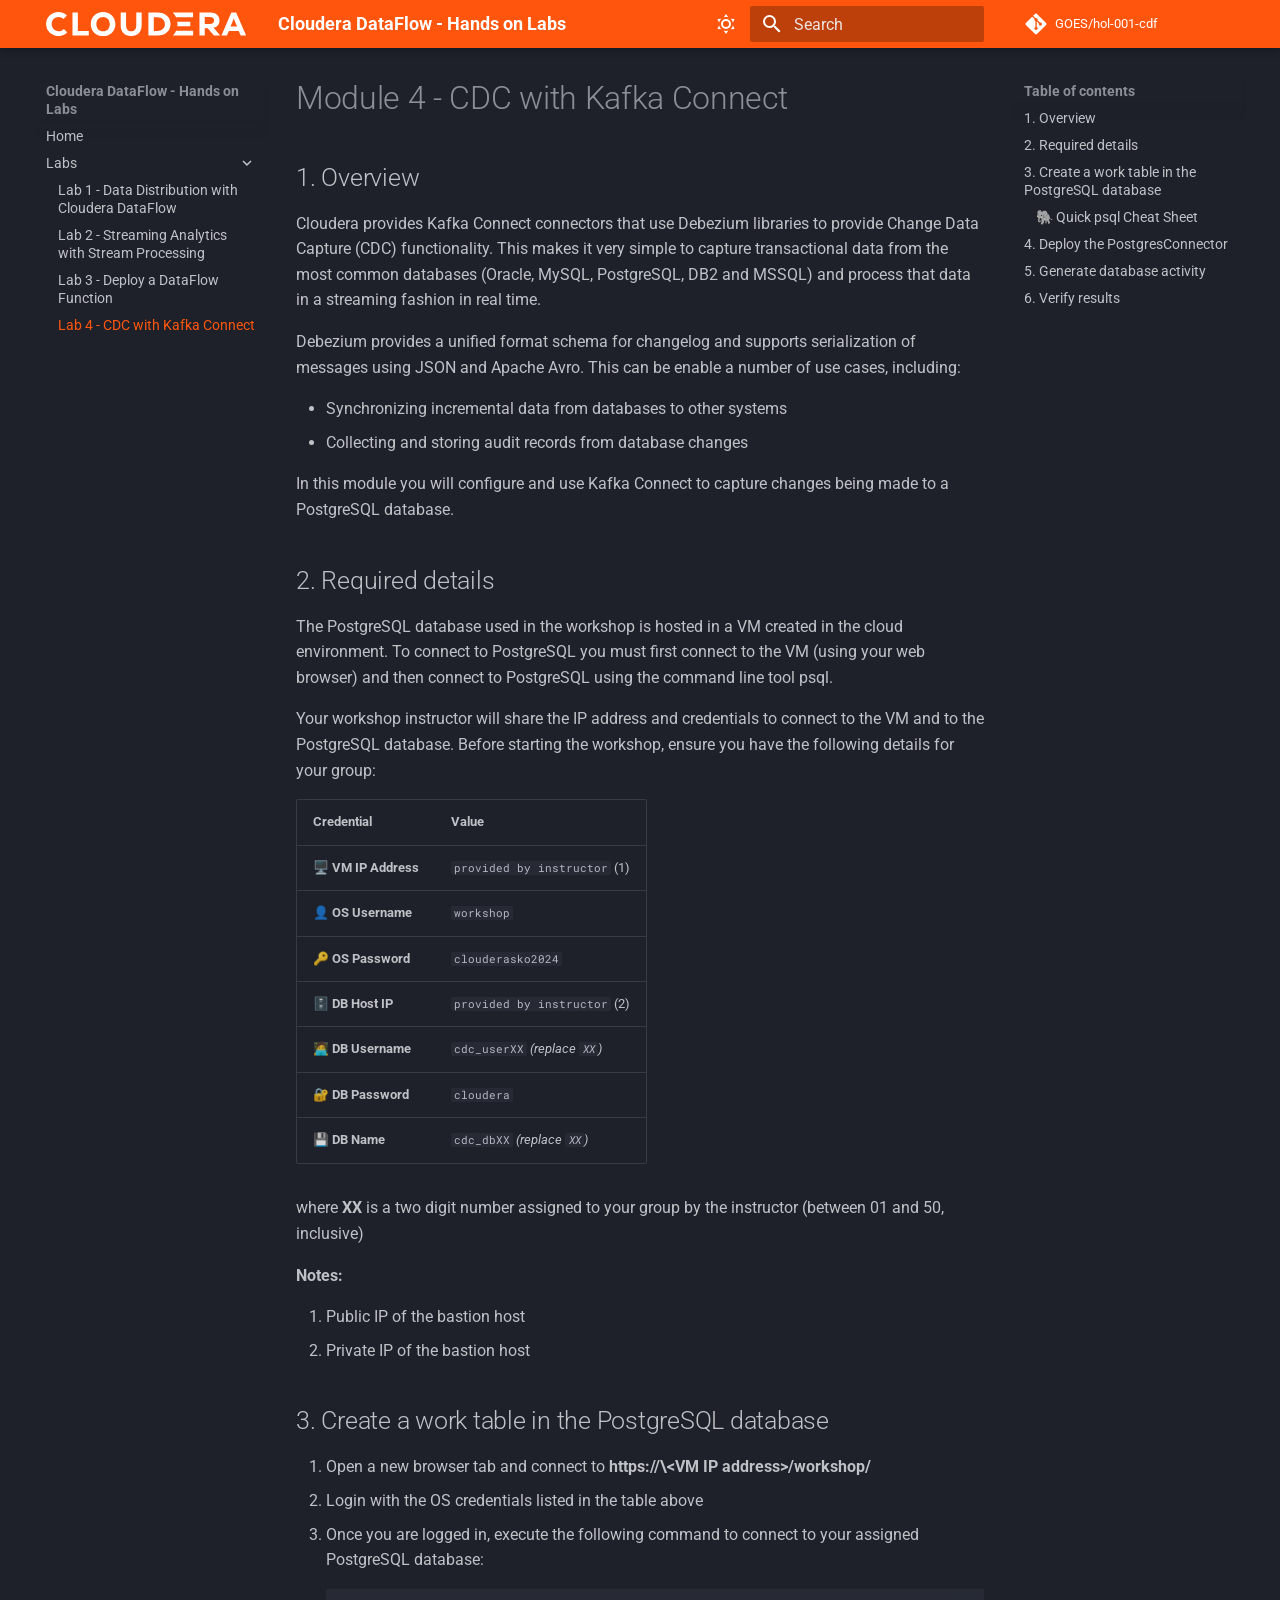
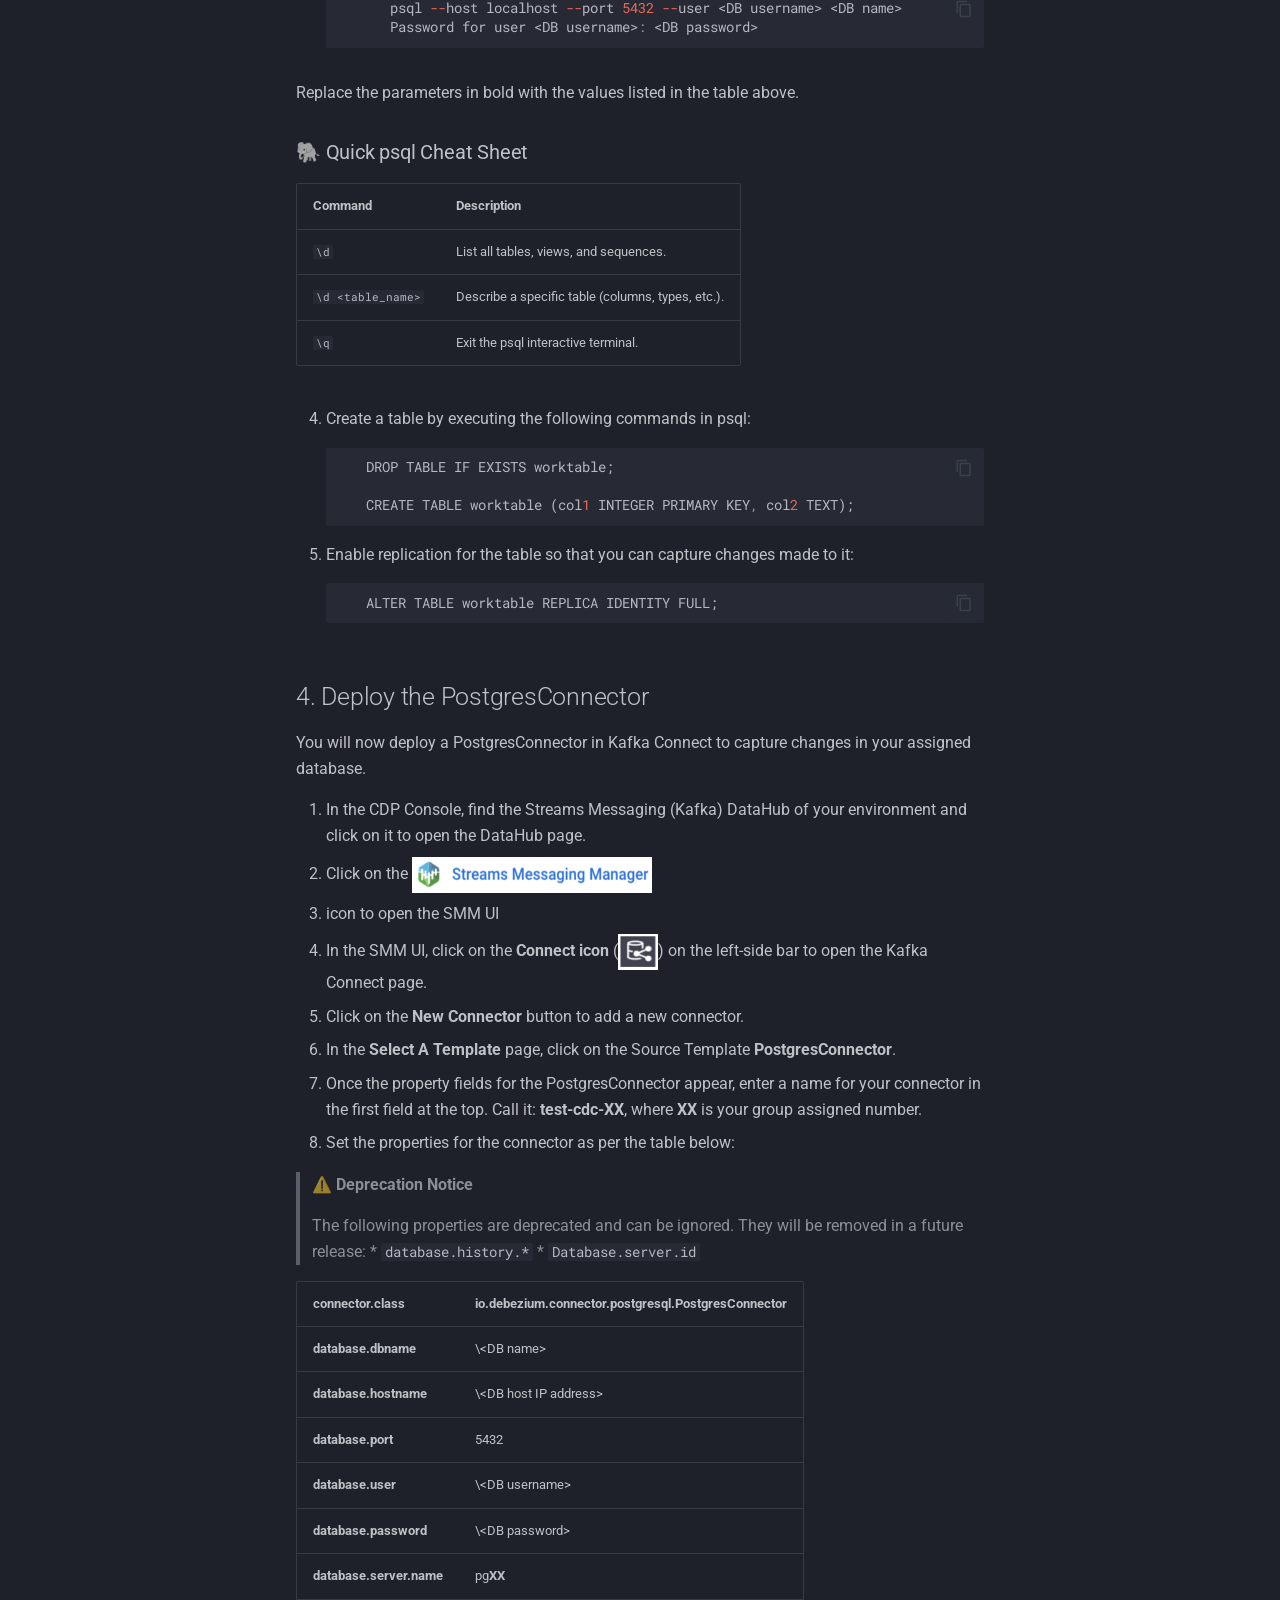
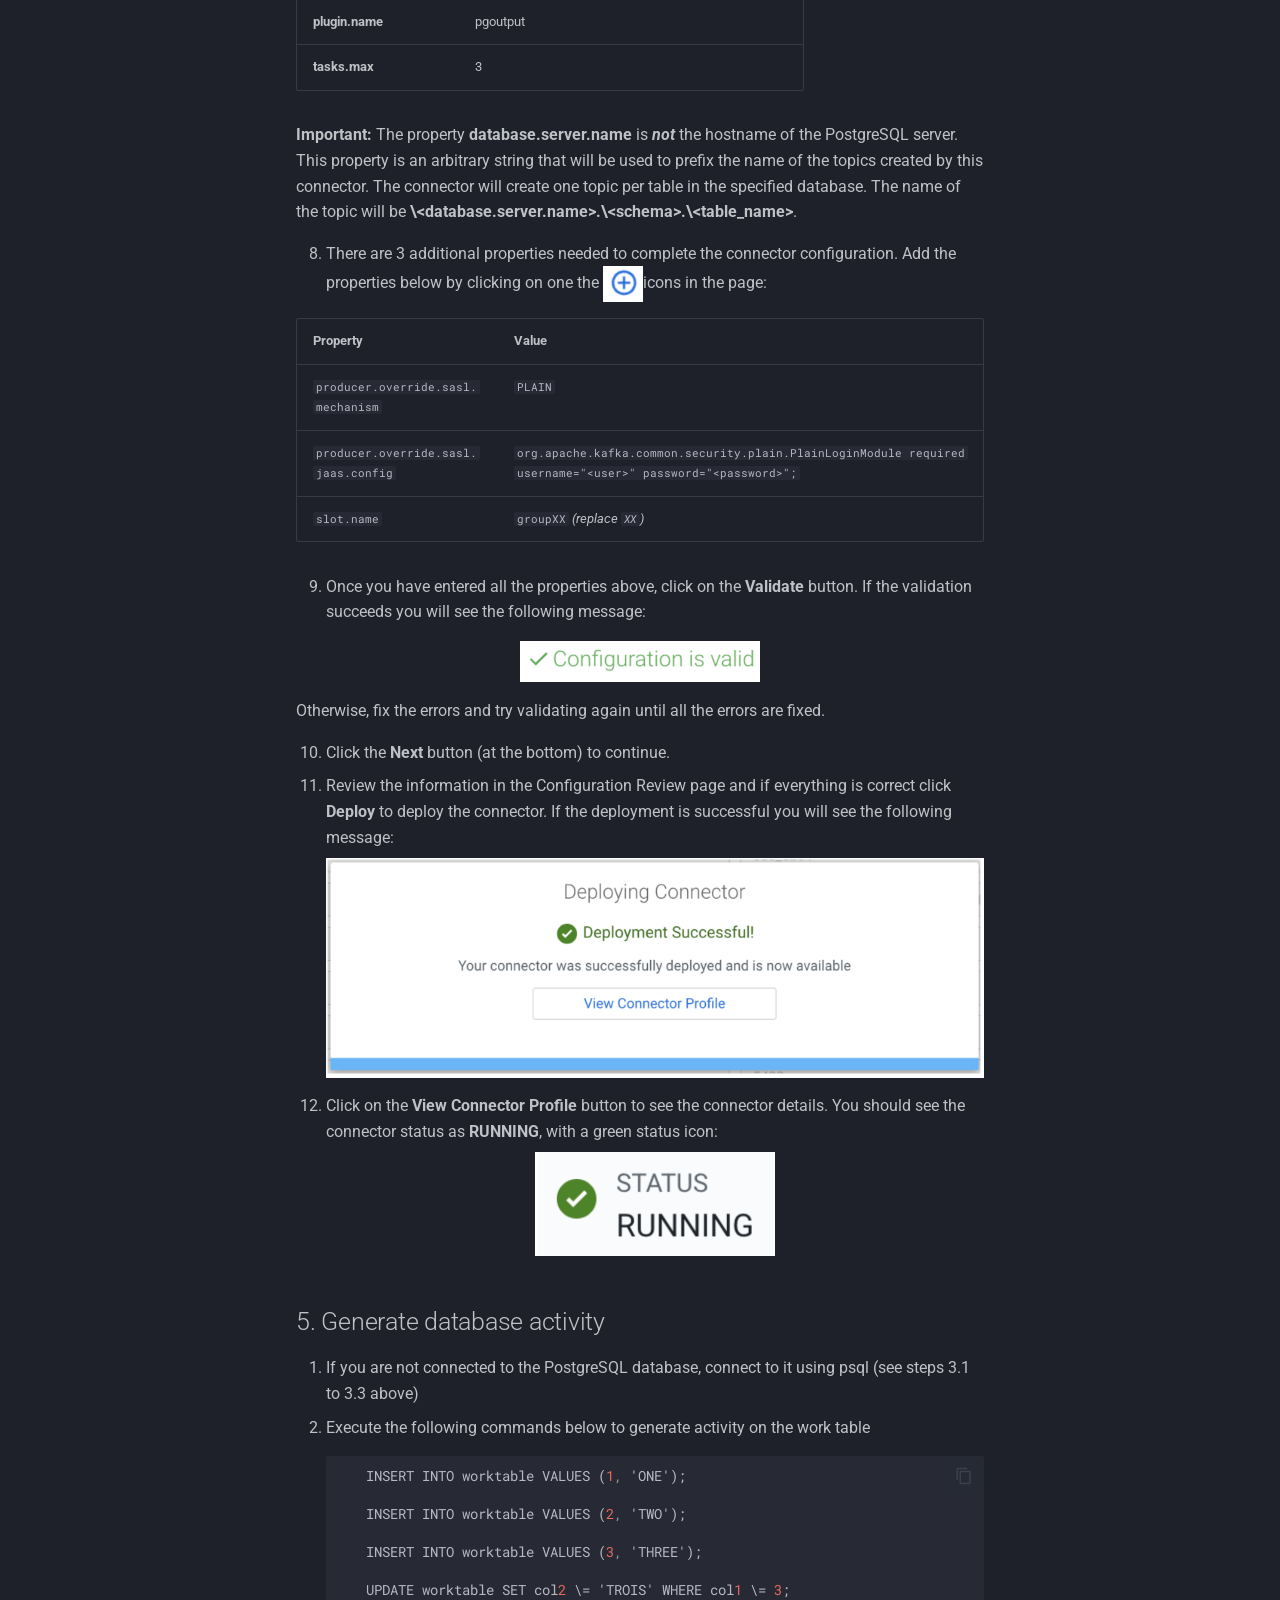
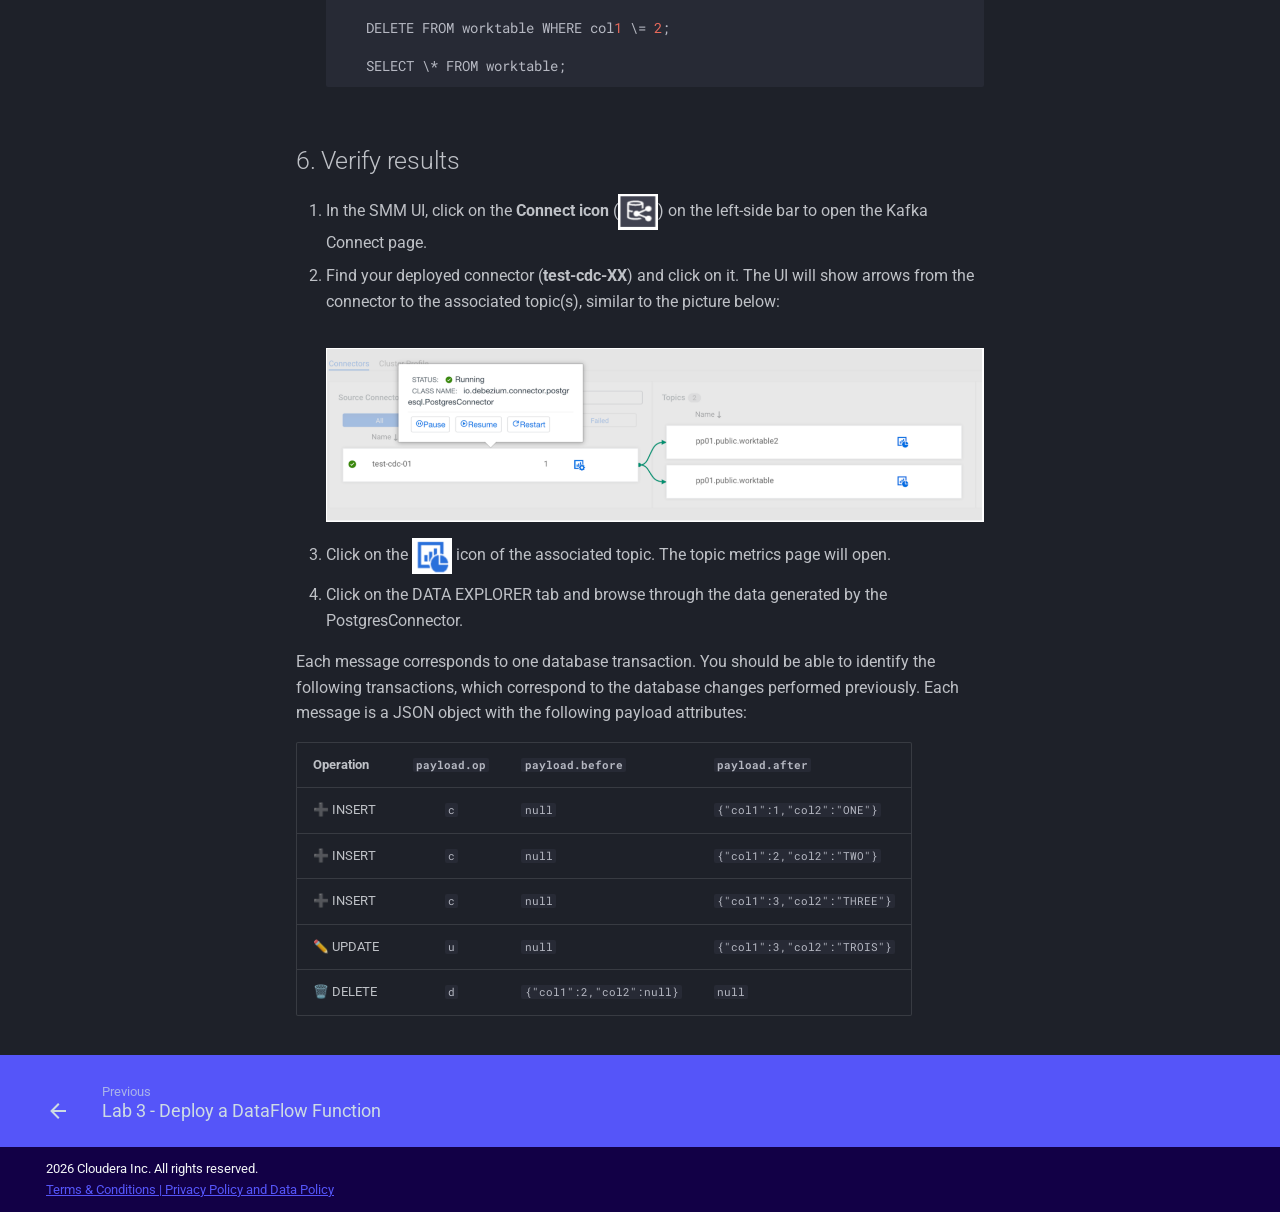
<file: CDF_HoL/labs/lab4/index.html>
<!DOCTYPE html><html lang="en" class="no-js"><head>
    
      <meta charset="utf-8">
      <meta name="viewport" content="width=device-width,initial-scale=1">
      
      
        <meta name="author" content="GOES">
      
      
      
        <link rel="prev" href="../lab3/index.html">
      
      
      
        
      
      
      <link rel="icon" href="../../assets/images/favicon.ico">
      <meta name="generator" content="mkdocs-1.6.1, mkdocs-material-9.7.2">
    
    
      
        <title>Lab 4 - CDC with Kafka Connect - Cloudera DataFlow - Hands on Labs</title>
      
    
    
      <link rel="stylesheet" href="../../assets/stylesheets/main.484c7ddc.min.css">
      
        
        <link rel="stylesheet" href="../../assets/stylesheets/palette.ab4e12ef.min.css">
      
      


    
    
      
    
    
      
        
        
        <link rel="preconnect" href="https://fonts.gstatic.com" crossorigin>
        <link rel="stylesheet" href="https://fonts.googleapis.com/css?family=Roboto:300,300i,400,400i,700,700i%7CRoboto+Mono:400,400i,700,700i&amp;display=fallback">
        <style>:root{--md-text-font:"Roboto";--md-code-font:"Roboto Mono"}</style>
      
    
    
      <link rel="stylesheet" href="../../assets/stylesheets/extra.css">
    
    <script>__md_scope=new URL("../..",location),__md_hash=e=>[...e].reduce(((e,_)=>(e<<5)-e+_.charCodeAt(0)),0),__md_get=(e,_=localStorage,t=__md_scope)=>JSON.parse(_.getItem(t.pathname+"."+e)),__md_set=(e,_,t=localStorage,a=__md_scope)=>{try{t.setItem(a.pathname+"."+e,JSON.stringify(_))}catch(e){}}</script>
    
      

    
    
  <link href="../../assets/stylesheets/glightbox.min.css" rel="stylesheet"><script src="../../assets/javascripts/glightbox.min.js"></script><style id="glightbox-style">
            html.glightbox-open { overflow: initial; height: 100%; }
            .gslide-title { margin-top: 0px; user-select: text; }
            .gslide-desc { color: #666; user-select: text; }
            .gslide-image img { background: white; }
            .gscrollbar-fixer { padding-right: 15px; }
            .gdesc-inner { font-size: 0.75rem; }
            body[data-md-color-scheme="slate"] .gdesc-inner { background: var(--md-default-bg-color); }
            body[data-md-color-scheme="slate"] .gslide-title { color: var(--md-default-fg-color); }
            body[data-md-color-scheme="slate"] .gslide-desc { color: var(--md-default-fg-color); }
        </style></head>
  
  
    
    
      
    
    
    
    
    <body dir="ltr" data-md-color-scheme="slate" data-md-color-primary="custom" data-md-color-accent="custom">
  
    
    <input class="md-toggle" data-md-toggle="drawer" type="checkbox" id="__drawer" autocomplete="off">
    <input class="md-toggle" data-md-toggle="search" type="checkbox" id="__search" autocomplete="off">
    <label class="md-overlay" for="__drawer"></label>
    <div data-md-component="skip">
      
        
        <a href="#module-4-cdc-with-kafka-connect" class="md-skip">
          Skip to content
        </a>
      
    </div>
    <div data-md-component="announce">
      
    </div>
    
    
      

  

<header class="md-header md-header--shadow" data-md-component="header">
  <nav class="md-header__inner md-grid" aria-label="Header">
    <a href="../../index.html" title="Cloudera DataFlow - Hands on Labs" class="md-header__button md-logo" aria-label="Cloudera DataFlow - Hands on Labs" data-md-component="logo">
      
  <img src="../../assets/images/logo-cloudera-white.svg" alt="logo">

    </a>
    <label class="md-header__button md-icon" for="__drawer">
      
      <svg xmlns="http://www.w3.org/2000/svg" viewBox="0 0 24 24"><path d="M3 6h18v2H3zm0 5h18v2H3zm0 5h18v2H3z"></path></svg>
    </label>
    <div class="md-header__title" data-md-component="header-title">
      <div class="md-header__ellipsis">
        <div class="md-header__topic">
          <span class="md-ellipsis">
            Cloudera DataFlow - Hands on Labs
          </span>
        </div>
        <div class="md-header__topic" data-md-component="header-topic">
          <span class="md-ellipsis">
            
              Lab 4 - CDC with Kafka Connect
            
          </span>
        </div>
      </div>
    </div>
    
      
        <form class="md-header__option" data-md-component="palette">
  
    
    
    
    <input class="md-option" data-md-color-media="" data-md-color-scheme="slate" data-md-color-primary="custom" data-md-color-accent="custom" aria-label="Switch to light mode" type="radio" name="__palette" id="__palette_0">
    
      <label class="md-header__button md-icon" title="Switch to light mode" for="__palette_1" hidden>
        <svg xmlns="http://www.w3.org/2000/svg" viewBox="0 0 24 24"><path d="M12 7a5 5 0 0 1 5 5 5 5 0 0 1-5 5 5 5 0 0 1-5-5 5 5 0 0 1 5-5m0 2a3 3 0 0 0-3 3 3 3 0 0 0 3 3 3 3 0 0 0 3-3 3 3 0 0 0-3-3m0-7 2.39 3.42C13.65 5.15 12.84 5 12 5s-1.65.15-2.39.42zM3.34 7l4.16-.35A7.2 7.2 0 0 0 5.94 8.5c-.44.74-.69 1.5-.83 2.29zm.02 10 1.76-3.77a7.131 7.131 0 0 0 2.38 4.14zM20.65 7l-1.77 3.79a7.02 7.02 0 0 0-2.38-4.15zm-.01 10-4.14.36c.59-.51 1.12-1.14 1.54-1.86.42-.73.69-1.5.83-2.29zM12 22l-2.41-3.44c.74.27 1.55.44 2.41.44.82 0 1.63-.17 2.37-.44z"></path></svg>
      </label>
    
  
    
    
    
    <input class="md-option" data-md-color-media="" data-md-color-scheme="default" data-md-color-primary="custom" data-md-color-accent="custom" aria-label="Switch to dark mode" type="radio" name="__palette" id="__palette_1">
    
      <label class="md-header__button md-icon" title="Switch to dark mode" for="__palette_0" hidden>
        <svg xmlns="http://www.w3.org/2000/svg" viewBox="0 0 24 24"><path d="m17.75 4.09-2.53 1.94.91 3.06-2.63-1.81-2.63 1.81.91-3.06-2.53-1.94L12.44 4l1.06-3 1.06 3zm3.5 6.91-1.64 1.25.59 1.98-1.7-1.17-1.7 1.17.59-1.98L15.75 11l2.06-.05L18.5 9l.69 1.95zm-2.28 4.95c.83-.08 1.72 1.1 1.19 1.85-.32.45-.66.87-1.08 1.27C15.17 23 8.84 23 4.94 19.07c-3.91-3.9-3.91-10.24 0-14.14.4-.4.82-.76 1.27-1.08.75-.53 1.93.36 1.85 1.19-.27 2.86.69 5.83 2.89 8.02a9.96 9.96 0 0 0 8.02 2.89m-1.64 2.02a12.08 12.08 0 0 1-7.8-3.47c-2.17-2.19-3.33-5-3.49-7.82-2.81 3.14-2.7 7.96.31 10.98 3.02 3.01 7.84 3.12 10.98.31"></path></svg>
      </label>
    
  
</form>
      
    
    
      <script>var palette=__md_get("__palette");if(palette&&palette.color){if("(prefers-color-scheme)"===palette.color.media){var media=matchMedia("(prefers-color-scheme: light)"),input=document.querySelector(media.matches?"[data-md-color-media='(prefers-color-scheme: light)']":"[data-md-color-media='(prefers-color-scheme: dark)']");palette.color.media=input.getAttribute("data-md-color-media"),palette.color.scheme=input.getAttribute("data-md-color-scheme"),palette.color.primary=input.getAttribute("data-md-color-primary"),palette.color.accent=input.getAttribute("data-md-color-accent")}for(var[key,value]of Object.entries(palette.color))document.body.setAttribute("data-md-color-"+key,value)}</script>
    
    
    
      
      
        <label class="md-header__button md-icon" for="__search">
          
          <svg xmlns="http://www.w3.org/2000/svg" viewBox="0 0 24 24"><path d="M9.5 3A6.5 6.5 0 0 1 16 9.5c0 1.61-.59 3.09-1.56 4.23l.27.27h.79l5 5-1.5 1.5-5-5v-.79l-.27-.27A6.52 6.52 0 0 1 9.5 16 6.5 6.5 0 0 1 3 9.5 6.5 6.5 0 0 1 9.5 3m0 2C7 5 5 7 5 9.5S7 14 9.5 14 14 12 14 9.5 12 5 9.5 5"></path></svg>
        </label>
        <div class="md-search" data-md-component="search" role="dialog">
  <label class="md-search__overlay" for="__search"></label>
  <div class="md-search__inner" role="search">
    <form class="md-search__form" name="search">
      <input type="text" class="md-search__input" name="query" aria-label="Search" placeholder="Search" autocapitalize="off" autocorrect="off" autocomplete="off" spellcheck="false" data-md-component="search-query" required>
      <label class="md-search__icon md-icon" for="__search">
        
        <svg xmlns="http://www.w3.org/2000/svg" viewBox="0 0 24 24"><path d="M9.5 3A6.5 6.5 0 0 1 16 9.5c0 1.61-.59 3.09-1.56 4.23l.27.27h.79l5 5-1.5 1.5-5-5v-.79l-.27-.27A6.52 6.52 0 0 1 9.5 16 6.5 6.5 0 0 1 3 9.5 6.5 6.5 0 0 1 9.5 3m0 2C7 5 5 7 5 9.5S7 14 9.5 14 14 12 14 9.5 12 5 9.5 5"></path></svg>
        
        <svg xmlns="http://www.w3.org/2000/svg" viewBox="0 0 24 24"><path d="M20 11v2H8l5.5 5.5-1.42 1.42L4.16 12l7.92-7.92L13.5 5.5 8 11z"></path></svg>
      </label>
      <nav class="md-search__options" aria-label="Search">
        
        <button type="reset" class="md-search__icon md-icon" title="Clear" aria-label="Clear" tabindex="-1">
          
          <svg xmlns="http://www.w3.org/2000/svg" viewBox="0 0 24 24"><path d="M19 6.41 17.59 5 12 10.59 6.41 5 5 6.41 10.59 12 5 17.59 6.41 19 12 13.41 17.59 19 19 17.59 13.41 12z"></path></svg>
        </button>
      </nav>
      
    </form>
    <div class="md-search__output">
      <div class="md-search__scrollwrap" tabindex="0" data-md-scrollfix>
        <div class="md-search-result" data-md-component="search-result">
          <div class="md-search-result__meta">
            Initializing search
          </div>
          <ol class="md-search-result__list" role="presentation"></ol>
        </div>
      </div>
    </div>
  </div>
</div>
      
    
    
      <div class="md-header__source">
        <a href="https://github.infra.cloudera.com/GOES/hol-001-cdf" title="Go to repository" class="md-source" data-md-component="source">
  <div class="md-source__icon md-icon">
    
    <svg xmlns="http://www.w3.org/2000/svg" viewBox="0 0 448 512"><!--! Font Awesome Free 7.1.0 by @fontawesome - https://fontawesome.com License - https://fontawesome.com/license/free (Icons: CC BY 4.0, Fonts: SIL OFL 1.1, Code: MIT License) Copyright 2025 Fonticons, Inc.--><path d="M439.6 236.1 244 40.5c-5.4-5.5-12.8-8.5-20.4-8.5s-15 3-20.4 8.4L162.5 81l51.5 51.5c27.1-9.1 52.7 16.8 43.4 43.7l49.7 49.7c34.2-11.8 61.2 31 35.5 56.7-26.5 26.5-70.2-2.9-56-37.3L240.3 199v121.9c25.3 12.5 22.3 41.8 9.1 55-6.4 6.4-15.2 10.1-24.3 10.1s-17.8-3.6-24.3-10.1c-17.6-17.6-11.1-46.9 11.2-56v-123c-20.8-8.5-24.6-30.7-18.6-45L142.6 101 8.5 235.1C3 240.6 0 247.9 0 255.5s3 15 8.5 20.4l195.6 195.7c5.4 5.4 12.7 8.4 20.4 8.4s15-3 20.4-8.4l194.7-194.7c5.4-5.4 8.4-12.8 8.4-20.4s-3-15-8.4-20.4"></path></svg>
  </div>
  <div class="md-source__repository">
    GOES/hol-001-cdf
  </div>
</a>
      </div>
    
  </nav>
  
</header>
    
    <div class="md-container" data-md-component="container">
      
      
        
          
        
      
      <main class="md-main" data-md-component="main">
        <div class="md-main__inner md-grid">
          
            
              
              <div class="md-sidebar md-sidebar--primary" data-md-component="sidebar" data-md-type="navigation">
                <div class="md-sidebar__scrollwrap">
                  <div class="md-sidebar__inner">
                    



<nav class="md-nav md-nav--primary" aria-label="Navigation" data-md-level="0">
  <label class="md-nav__title" for="__drawer">
    <a href="../../index.html" title="Cloudera DataFlow - Hands on Labs" class="md-nav__button md-logo" aria-label="Cloudera DataFlow - Hands on Labs" data-md-component="logo">
      
  <img src="../../assets/images/logo-cloudera-white.svg" alt="logo">

    </a>
    Cloudera DataFlow - Hands on Labs
  </label>
  
    <div class="md-nav__source">
      <a href="https://github.infra.cloudera.com/GOES/hol-001-cdf" title="Go to repository" class="md-source" data-md-component="source">
  <div class="md-source__icon md-icon">
    
    <svg xmlns="http://www.w3.org/2000/svg" viewBox="0 0 448 512"><!--! Font Awesome Free 7.1.0 by @fontawesome - https://fontawesome.com License - https://fontawesome.com/license/free (Icons: CC BY 4.0, Fonts: SIL OFL 1.1, Code: MIT License) Copyright 2025 Fonticons, Inc.--><path d="M439.6 236.1 244 40.5c-5.4-5.5-12.8-8.5-20.4-8.5s-15 3-20.4 8.4L162.5 81l51.5 51.5c27.1-9.1 52.7 16.8 43.4 43.7l49.7 49.7c34.2-11.8 61.2 31 35.5 56.7-26.5 26.5-70.2-2.9-56-37.3L240.3 199v121.9c25.3 12.5 22.3 41.8 9.1 55-6.4 6.4-15.2 10.1-24.3 10.1s-17.8-3.6-24.3-10.1c-17.6-17.6-11.1-46.9 11.2-56v-123c-20.8-8.5-24.6-30.7-18.6-45L142.6 101 8.5 235.1C3 240.6 0 247.9 0 255.5s3 15 8.5 20.4l195.6 195.7c5.4 5.4 12.7 8.4 20.4 8.4s15-3 20.4-8.4l194.7-194.7c5.4-5.4 8.4-12.8 8.4-20.4s-3-15-8.4-20.4"></path></svg>
  </div>
  <div class="md-source__repository">
    GOES/hol-001-cdf
  </div>
</a>
    </div>
  
  <ul class="md-nav__list" data-md-scrollfix>
    
      
      
  
  
  
  
    <li class="md-nav__item">
      <a href="../../index.html" class="md-nav__link">
        
  
  
  <span class="md-ellipsis">
    
  
    Home
  

    
  </span>
  
  

      </a>
    </li>
  

    
      
      
  
  
    
  
  
  
    
    
    
    
    
    <li class="md-nav__item md-nav__item--active md-nav__item--nested">
      
        
        
        <input class="md-nav__toggle md-toggle " type="checkbox" id="__nav_2" checked>
        
          
          <label class="md-nav__link" for="__nav_2" id="__nav_2_label" tabindex="0">
            
  
  
  <span class="md-ellipsis">
    
  
    Labs
  

    
  </span>
  
  

            <span class="md-nav__icon md-icon"></span>
          </label>
        
        <nav class="md-nav" data-md-level="1" aria-labelledby="__nav_2_label" aria-expanded="true">
          <label class="md-nav__title" for="__nav_2">
            <span class="md-nav__icon md-icon"></span>
            
  
    Labs
  

          </label>
          <ul class="md-nav__list" data-md-scrollfix>
            
              
                
  
  
  
  
    <li class="md-nav__item">
      <a href="../lab1/index.html" class="md-nav__link">
        
  
  
  <span class="md-ellipsis">
    
  
    Lab 1 - Data Distribution with Cloudera DataFlow
  

    
  </span>
  
  

      </a>
    </li>
  

              
            
              
                
  
  
  
  
    <li class="md-nav__item">
      <a href="../lab2/index.html" class="md-nav__link">
        
  
  
  <span class="md-ellipsis">
    
  
    Lab 2 - Streaming Analytics with Stream Processing
  

    
  </span>
  
  

      </a>
    </li>
  

              
            
              
                
  
  
  
  
    <li class="md-nav__item">
      <a href="../lab3/index.html" class="md-nav__link">
        
  
  
  <span class="md-ellipsis">
    
  
    Lab 3 - Deploy a DataFlow Function
  

    
  </span>
  
  

      </a>
    </li>
  

              
            
              
                
  
  
    
  
  
  
    <li class="md-nav__item md-nav__item--active">
      
      <input class="md-nav__toggle md-toggle" type="checkbox" id="__toc">
      
      
        
      
      
        <label class="md-nav__link md-nav__link--active" for="__toc">
          
  
  
  <span class="md-ellipsis">
    
  
    Lab 4 - CDC with Kafka Connect
  

    
  </span>
  
  

          <span class="md-nav__icon md-icon"></span>
        </label>
      
      <a href="index.html" class="md-nav__link md-nav__link--active">
        
  
  
  <span class="md-ellipsis">
    
  
    Lab 4 - CDC with Kafka Connect
  

    
  </span>
  
  

      </a>
      
        

<nav class="md-nav md-nav--secondary" aria-label="Table of contents">
  
  
  
    
  
  
    <label class="md-nav__title" for="__toc">
      <span class="md-nav__icon md-icon"></span>
      Table of contents
    </label>
    <ul class="md-nav__list" data-md-component="toc" data-md-scrollfix>
      
        <li class="md-nav__item">
  <a href="#1-overview" class="md-nav__link">
    <span class="md-ellipsis">
      
        1. Overview
      
    </span>
  </a>
  
</li>
      
        <li class="md-nav__item">
  <a href="#2-required-details" class="md-nav__link">
    <span class="md-ellipsis">
      
        2. Required details
      
    </span>
  </a>
  
</li>
      
        <li class="md-nav__item">
  <a href="#3-create-a-work-table-in-the-postgresql-database" class="md-nav__link">
    <span class="md-ellipsis">
      
        3. Create a work table in the PostgreSQL database
      
    </span>
  </a>
  
    <nav class="md-nav" aria-label="3. Create a work table in the PostgreSQL database">
      <ul class="md-nav__list">
        
          <li class="md-nav__item">
  <a href="#quick-psql-cheat-sheet" class="md-nav__link">
    <span class="md-ellipsis">
      
        🐘 Quick psql Cheat Sheet
      
    </span>
  </a>
  
</li>
        
      </ul>
    </nav>
  
</li>
      
        <li class="md-nav__item">
  <a href="#4-deploy-the-postgresconnector" class="md-nav__link">
    <span class="md-ellipsis">
      
        4. Deploy the PostgresConnector
      
    </span>
  </a>
  
</li>
      
        <li class="md-nav__item">
  <a href="#5-generate-database-activity" class="md-nav__link">
    <span class="md-ellipsis">
      
        5. Generate database activity
      
    </span>
  </a>
  
</li>
      
        <li class="md-nav__item">
  <a href="#6-verify-results" class="md-nav__link">
    <span class="md-ellipsis">
      
        6. Verify results
      
    </span>
  </a>
  
</li>
      
    </ul>
  
</nav>
      
    </li>
  

              
            
          </ul>
        </nav>
      
    </li>
  

    
  </ul>
</nav>
                  </div>
                </div>
              </div>
            
            
              
              <div class="md-sidebar md-sidebar--secondary" data-md-component="sidebar" data-md-type="toc">
                <div class="md-sidebar__scrollwrap">
                  <div class="md-sidebar__inner">
                    

<nav class="md-nav md-nav--secondary" aria-label="Table of contents">
  
  
  
    
  
  
    <label class="md-nav__title" for="__toc">
      <span class="md-nav__icon md-icon"></span>
      Table of contents
    </label>
    <ul class="md-nav__list" data-md-component="toc" data-md-scrollfix>
      
        <li class="md-nav__item">
  <a href="#1-overview" class="md-nav__link">
    <span class="md-ellipsis">
      
        1. Overview
      
    </span>
  </a>
  
</li>
      
        <li class="md-nav__item">
  <a href="#2-required-details" class="md-nav__link">
    <span class="md-ellipsis">
      
        2. Required details
      
    </span>
  </a>
  
</li>
      
        <li class="md-nav__item">
  <a href="#3-create-a-work-table-in-the-postgresql-database" class="md-nav__link">
    <span class="md-ellipsis">
      
        3. Create a work table in the PostgreSQL database
      
    </span>
  </a>
  
    <nav class="md-nav" aria-label="3. Create a work table in the PostgreSQL database">
      <ul class="md-nav__list">
        
          <li class="md-nav__item">
  <a href="#quick-psql-cheat-sheet" class="md-nav__link">
    <span class="md-ellipsis">
      
        🐘 Quick psql Cheat Sheet
      
    </span>
  </a>
  
</li>
        
      </ul>
    </nav>
  
</li>
      
        <li class="md-nav__item">
  <a href="#4-deploy-the-postgresconnector" class="md-nav__link">
    <span class="md-ellipsis">
      
        4. Deploy the PostgresConnector
      
    </span>
  </a>
  
</li>
      
        <li class="md-nav__item">
  <a href="#5-generate-database-activity" class="md-nav__link">
    <span class="md-ellipsis">
      
        5. Generate database activity
      
    </span>
  </a>
  
</li>
      
        <li class="md-nav__item">
  <a href="#6-verify-results" class="md-nav__link">
    <span class="md-ellipsis">
      
        6. Verify results
      
    </span>
  </a>
  
</li>
      
    </ul>
  
</nav>
                  </div>
                </div>
              </div>
            
          
          
            <div class="md-content" data-md-component="content">
              
              <article class="md-content__inner md-typeset">
                
                  



<h1 id="module-4-cdc-with-kafka-connect">Module 4 - CDC with Kafka Connect</h1>
<h2 id="1-overview">1. Overview</h2>
<p>Cloudera provides Kafka Connect connectors that use Debezium libraries to provide Change Data Capture (CDC) functionality. This makes it very simple to capture transactional data from the most common databases (Oracle, MySQL, PostgreSQL, DB2 and MSSQL) and process that data in a streaming fashion  in real time.</p>
<p>Debezium provides a unified format schema for changelog and supports serialization of messages using JSON and Apache Avro. This can be enable a number of use cases, including:</p>
<ul>
<li>Synchronizing incremental data from databases to other systems  </li>
<li>Collecting and storing audit records from database changes</li>
</ul>
<p>In this module you will configure and use Kafka Connect to capture changes being made to a PostgreSQL database.</p>
<h2 id="2-required-details">2. Required details</h2>
<p>The PostgreSQL database used in the workshop is hosted in a VM created in the cloud environment. To connect to PostgreSQL you must first connect to the VM (using your web browser) and then connect to PostgreSQL using the command line tool psql.</p>
<p>Your workshop instructor will share the IP address and credentials to connect to the VM and to the PostgreSQL database. Before starting the workshop, ensure you have the following details for your group:</p>
<table>
<thead>
<tr>
<th style="text-align: left;">Credential</th>
<th style="text-align: left;">Value</th>
</tr>
</thead>
<tbody>
<tr>
<td style="text-align: left;">🖥️ <strong>VM IP Address</strong></td>
<td style="text-align: left;"><code>provided by instructor</code> (1)</td>
</tr>
<tr>
<td style="text-align: left;">👤 <strong>OS Username</strong></td>
<td style="text-align: left;"><code>workshop</code></td>
</tr>
<tr>
<td style="text-align: left;">🔑 <strong>OS Password</strong></td>
<td style="text-align: left;"><code>clouderasko2024</code></td>
</tr>
<tr>
<td style="text-align: left;">🗄️ <strong>DB Host IP</strong></td>
<td style="text-align: left;"><code>provided by instructor</code> (2)</td>
</tr>
<tr>
<td style="text-align: left;">🧑‍💻 <strong>DB Username</strong></td>
<td style="text-align: left;"><code>cdc_userXX</code> <em>(replace <code>XX</code>)</em></td>
</tr>
<tr>
<td style="text-align: left;">🔐 <strong>DB Password</strong></td>
<td style="text-align: left;"><code>cloudera</code></td>
</tr>
<tr>
<td style="text-align: left;">💾 <strong>DB Name</strong></td>
<td style="text-align: left;"><code>cdc_dbXX</code> <em>(replace <code>XX</code>)</em></td>
</tr>
</tbody>
</table>
<p>where <strong>XX</strong> is a two digit number assigned to your group by the instructor (between 01 and 50, inclusive)</p>
<p><strong>Notes:</strong></p>
<ol>
<li>Public IP of the bastion host  </li>
<li>Private IP of the bastion host</li>
</ol>
<h2 id="3-create-a-work-table-in-the-postgresql-database">3. Create a work table in the PostgreSQL database</h2>
<ol>
<li>Open a new browser tab and connect to <strong>https://\&lt;VM IP address&gt;/workshop/</strong>  </li>
<li>Login with the OS credentials listed in the table above  </li>
<li>Once you are logged in, execute the following command to connect to your assigned PostgreSQL database:<br>
<div class="language-json highlight"><pre><span></span><code><span id="__span-0-1"><a id="__codelineno-0-1" name="__codelineno-0-1" href="#__codelineno-0-1"></a><span class="w">      </span><span class="err">psql</span><span class="w"> </span><span class="mi">--</span><span class="err">hos</span><span class="kc">t</span><span class="w"> </span><span class="err">localhos</span><span class="kc">t</span><span class="w"> </span><span class="mi">--</span><span class="err">por</span><span class="kc">t</span><span class="w"> </span><span class="mi">5432</span><span class="w"> </span><span class="mi">--</span><span class="err">user</span><span class="w"> </span><span class="err">&lt;DB</span><span class="w"> </span><span class="err">user</span><span class="kc">na</span><span class="err">me&gt;</span><span class="w"> </span><span class="err">&lt;DB</span><span class="w"> </span><span class="kc">na</span><span class="err">me&gt;</span>
</span><span id="__span-0-2"><a id="__codelineno-0-2" name="__codelineno-0-2" href="#__codelineno-0-2"></a><span class="w">      </span><span class="err">Password</span><span class="w"> </span><span class="kc">f</span><span class="err">or</span><span class="w"> </span><span class="err">user</span><span class="w"> </span><span class="err">&lt;DB</span><span class="w"> </span><span class="err">user</span><span class="kc">na</span><span class="err">me&gt;</span><span class="p">:</span><span class="w"> </span><span class="err">&lt;DB</span><span class="w"> </span><span class="err">password&gt;</span>
</span></code></pre></div></li>
</ol>
<p>Replace the parameters in bold with the values listed in the table above.  </p>
<h3 id="quick-psql-cheat-sheet">🐘 Quick psql Cheat Sheet</h3>
<table>
<thead>
<tr>
<th style="text-align: left;">Command</th>
<th style="text-align: left;">Description</th>
</tr>
</thead>
<tbody>
<tr>
<td style="text-align: left;"><code>\d</code></td>
<td style="text-align: left;">List all tables, views, and sequences.</td>
</tr>
<tr>
<td style="text-align: left;"><code>\d &lt;table_name&gt;</code></td>
<td style="text-align: left;">Describe a specific table (columns, types, etc.).</td>
</tr>
<tr>
<td style="text-align: left;"><code>\q</code></td>
<td style="text-align: left;">Exit the psql interactive terminal.</td>
</tr>
</tbody>
</table>
<ol start="4">
<li>
<p>Create a table by executing the following commands in psql:<br>
</p><div class="language-json highlight"><pre><span></span><code><span id="__span-1-1"><a id="__codelineno-1-1" name="__codelineno-1-1" href="#__codelineno-1-1"></a><span class="w">   </span><span class="err">DROP</span><span class="w"> </span><span class="err">TABLE</span><span class="w"> </span><span class="err">IF</span><span class="w"> </span><span class="err">EXISTS</span><span class="w"> </span><span class="err">work</span><span class="kc">ta</span><span class="err">ble;</span>
</span><span id="__span-1-2"><a id="__codelineno-1-2" name="__codelineno-1-2" href="#__codelineno-1-2"></a>
</span><span id="__span-1-3"><a id="__codelineno-1-3" name="__codelineno-1-3" href="#__codelineno-1-3"></a><span class="w">   </span><span class="err">CREATE</span><span class="w"> </span><span class="err">TABLE</span><span class="w"> </span><span class="err">work</span><span class="kc">ta</span><span class="err">ble</span><span class="w"> </span><span class="err">(col</span><span class="mi">1</span><span class="w"> </span><span class="err">INTEGER</span><span class="w"> </span><span class="err">PRIMARY</span><span class="w"> </span><span class="err">KEY</span><span class="p">,</span><span class="w"> </span><span class="err">col</span><span class="mi">2</span><span class="w"> </span><span class="err">TEXT);</span>
</span></code></pre></div><p></p>
</li>
<li>
<p>Enable replication for the table so that you can capture changes made to it:<br>
</p><div class="language-json highlight"><pre><span></span><code><span id="__span-2-1"><a id="__codelineno-2-1" name="__codelineno-2-1" href="#__codelineno-2-1"></a><span class="w">   </span><span class="err">ALTER</span><span class="w"> </span><span class="err">TABLE</span><span class="w"> </span><span class="err">work</span><span class="kc">ta</span><span class="err">ble</span><span class="w"> </span><span class="err">REPLICA</span><span class="w"> </span><span class="err">IDENTITY</span><span class="w"> </span><span class="err">FULL;</span>
</span></code></pre></div><p></p>
</li>
</ol>
<h2 id="4-deploy-the-postgresconnector">4. Deploy the PostgresConnector</h2>
<p>You will now deploy a PostgresConnector in Kafka Connect to capture changes in your assigned database.</p>
<ol>
<li>In the CDP Console, find the Streams Messaging (Kafka) DataHub of your environment and click on it to open the DataHub page.  </li>
<li>Click on the <a class="glightbox" data-type="image" data-width="auto" data-height="auto" href="../../assets/images/lab_images/lab4/4.154.png" data-desc-position="bottom"><img src="../../assets/images/lab_images/lab4/4.154.png" alt="Edit Runtime settings and update Handler" style="vertical-align:middle; width:240px; height:36px;"></a></li>
<li>icon to open the SMM UI  </li>
<li>In the SMM UI, click on the <strong>Connect icon</strong> (<a class="glightbox" data-type="image" data-width="auto" data-height="auto" href="../../assets/images/lab_images/lab4/4.155.png" data-desc-position="bottom"><img src="../../assets/images/lab_images/lab4/4.155.png" alt="Edit Runtime settings and update Handler" style="vertical-align:middle; width:40px; height:36px;"></a>) on the left-side bar to open the Kafka Connect page.  </li>
<li>Click on the <strong>New Connector</strong> button to add a new connector.  </li>
<li>In the <strong>Select A Template</strong> page, click on the Source Template <strong>PostgresConnector</strong>.  </li>
<li>Once the property fields for the PostgresConnector appear, enter a name for your connector in the first field at the top. Call it: <strong>test-cdc-XX</strong>, where <strong>XX</strong> is your group assigned number.  </li>
<li>Set the properties for the connector as per the table below:  </li>
</ol>
<blockquote>
<p>⚠️ <strong>Deprecation Notice</strong></p>
<p>The following properties are deprecated and can be ignored. They will be removed in a future release:
* <code>database.history.*</code>
* <code>Database.server.id</code></p>
</blockquote>
<table>
<thead>
<tr>
<th style="text-align: left;">connector.class</th>
<th style="text-align: left;">io.debezium.connector.postgresql.PostgresConnector</th>
</tr>
</thead>
<tbody>
<tr>
<td style="text-align: left;"><strong>database.dbname</strong></td>
<td style="text-align: left;">\&lt;DB name&gt;</td>
</tr>
<tr>
<td style="text-align: left;"><strong>database.hostname</strong></td>
<td style="text-align: left;">\&lt;DB host IP address&gt;</td>
</tr>
<tr>
<td style="text-align: left;"><strong>database.port</strong></td>
<td style="text-align: left;">5432</td>
</tr>
<tr>
<td style="text-align: left;"><strong>database.user</strong></td>
<td style="text-align: left;">\&lt;DB username&gt;</td>
</tr>
<tr>
<td style="text-align: left;"><strong>database.password</strong></td>
<td style="text-align: left;">\&lt;DB password&gt;</td>
</tr>
<tr>
<td style="text-align: left;"><strong>database.server.name</strong></td>
<td style="text-align: left;">pg<strong>XX</strong></td>
</tr>
<tr>
<td style="text-align: left;"><strong>plugin.name</strong></td>
<td style="text-align: left;">pgoutput</td>
</tr>
<tr>
<td style="text-align: left;"><strong>tasks.max</strong></td>
<td style="text-align: left;">3</td>
</tr>
</tbody>
</table>
<p><strong>Important:</strong> The property <strong>database.server.name</strong> is <strong><em>not</em></strong> the hostname of the PostgreSQL server. This property is an arbitrary string that will be used to prefix the name of the topics created by this connector. The connector will create one topic per table in the specified database. The name of the topic will be <strong>\&lt;database.server.name&gt;.\&lt;schema&gt;.\&lt;table_name&gt;</strong>.</p>
<ol start="8">
<li>There are 3 additional properties needed to complete the connector configuration. Add the properties below by clicking on one the <a class="glightbox" data-type="image" data-width="auto" data-height="auto" href="../../assets/images/lab_images/lab4/4.156.png" data-desc-position="bottom"><img src="../../assets/images/lab_images/lab4/4.156.png" alt="Edit Runtime settings and update Handler" style="vertical-align:middle; width:40px; height:36px;"></a>icons in the page:</li>
</ol>
<table>
<thead>
<tr>
<th style="text-align: left;">Property</th>
<th style="text-align: left;">Value</th>
</tr>
</thead>
<tbody>
<tr>
<td style="text-align: left;"><code>producer.override.sasl.mechanism</code></td>
<td style="text-align: left;"><code>PLAIN</code></td>
</tr>
<tr>
<td style="text-align: left;"><code>producer.override.sasl.jaas.config</code></td>
<td style="text-align: left;"><code>org.apache.kafka.common.security.plain.PlainLoginModule required username="&lt;user&gt;" password="&lt;password&gt;";</code></td>
</tr>
<tr>
<td style="text-align: left;"><code>slot.name</code></td>
<td style="text-align: left;"><code>groupXX</code> <em>(replace <code>XX</code>)</em></td>
</tr>
</tbody>
</table>
<ol start="9">
<li>Once you have entered all the properties above, click on the <strong>Validate</strong> button. If the validation succeeds you will see the following message:</li>
</ol>
<p align="center"><a class="glightbox" data-type="image" data-width="auto" data-height="auto" href="../../assets/images/lab_images/lab4/4.157.png" data-desc-position="bottom"><img src="../../assets/images/lab_images/lab4/4.157.png" style="vertical-align:middle; width:240px;" alt="Description"></a></p>
<p>Otherwise, fix the errors and try validating again until all the errors are fixed.</p>
<ol start="10">
<li>Click the <strong>Next</strong> button (at the bottom) to continue.  </li>
<li>
<p>Review the information in the Configuration Review page and if everything is correct click <strong>Deploy</strong> to deploy the connector. If the deployment is successful you will see the following message:<br>
    </p><p align="center"><a class="glightbox" data-type="image" data-width="auto" data-height="auto" href="../../assets/images/lab_images/lab4/4.158.png" data-desc-position="bottom"><img src="../../assets/images/lab_images/lab4/4.158.png" alt="Description"></a></p>  <p></p>
</li>
<li>
<p>Click on the <strong>View Connector Profile</strong> button to see the connector details. You should see the connector status as <strong>RUNNING</strong>, with a green status icon:<br>
    </p><p align="center"><a class="glightbox" data-type="image" data-width="auto" data-height="auto" href="../../assets/images/lab_images/lab4/4.159.png" data-desc-position="bottom"><img src="../../assets/images/lab_images/lab4/4.159.png" alt="Description" style="vertical-align:middle; width:240px;"></a></p>  <p></p>
</li>
</ol>
<h2 id="5-generate-database-activity">5. Generate database activity</h2>
<ol>
<li>If you are not connected to the PostgreSQL database, connect to it using psql (see steps 3.1 to 3.3 above)  </li>
<li>Execute the following commands below to generate activity on the work table
<div class="language-json highlight"><pre><span></span><code><span id="__span-3-1"><a id="__codelineno-3-1" name="__codelineno-3-1" href="#__codelineno-3-1"></a><span class="w">   </span><span class="err">INSERT</span><span class="w"> </span><span class="err">INTO</span><span class="w"> </span><span class="err">work</span><span class="kc">ta</span><span class="err">ble</span><span class="w"> </span><span class="err">VALUES</span><span class="w"> </span><span class="err">(</span><span class="mi">1</span><span class="p">,</span><span class="w"> </span><span class="err">'ONE');</span>
</span><span id="__span-3-2"><a id="__codelineno-3-2" name="__codelineno-3-2" href="#__codelineno-3-2"></a>
</span><span id="__span-3-3"><a id="__codelineno-3-3" name="__codelineno-3-3" href="#__codelineno-3-3"></a><span class="w">   </span><span class="err">INSERT</span><span class="w"> </span><span class="err">INTO</span><span class="w"> </span><span class="err">work</span><span class="kc">ta</span><span class="err">ble</span><span class="w"> </span><span class="err">VALUES</span><span class="w"> </span><span class="err">(</span><span class="mi">2</span><span class="p">,</span><span class="w"> </span><span class="err">'TWO');</span>
</span><span id="__span-3-4"><a id="__codelineno-3-4" name="__codelineno-3-4" href="#__codelineno-3-4"></a>
</span><span id="__span-3-5"><a id="__codelineno-3-5" name="__codelineno-3-5" href="#__codelineno-3-5"></a><span class="w">   </span><span class="err">INSERT</span><span class="w"> </span><span class="err">INTO</span><span class="w"> </span><span class="err">work</span><span class="kc">ta</span><span class="err">ble</span><span class="w"> </span><span class="err">VALUES</span><span class="w"> </span><span class="err">(</span><span class="mi">3</span><span class="p">,</span><span class="w"> </span><span class="err">'THREE');</span>
</span><span id="__span-3-6"><a id="__codelineno-3-6" name="__codelineno-3-6" href="#__codelineno-3-6"></a>
</span><span id="__span-3-7"><a id="__codelineno-3-7" name="__codelineno-3-7" href="#__codelineno-3-7"></a><span class="w">   </span><span class="err">UPDATE</span><span class="w"> </span><span class="err">work</span><span class="kc">ta</span><span class="err">ble</span><span class="w"> </span><span class="err">SET</span><span class="w"> </span><span class="err">col</span><span class="mi">2</span><span class="w"> </span><span class="err">\=</span><span class="w"> </span><span class="err">'TROIS'</span><span class="w"> </span><span class="err">WHERE</span><span class="w"> </span><span class="err">col</span><span class="mi">1</span><span class="w"> </span><span class="err">\=</span><span class="w"> </span><span class="mi">3</span><span class="err">;</span>
</span><span id="__span-3-8"><a id="__codelineno-3-8" name="__codelineno-3-8" href="#__codelineno-3-8"></a>
</span><span id="__span-3-9"><a id="__codelineno-3-9" name="__codelineno-3-9" href="#__codelineno-3-9"></a><span class="w">   </span><span class="err">DELETE</span><span class="w"> </span><span class="err">FROM</span><span class="w"> </span><span class="err">work</span><span class="kc">ta</span><span class="err">ble</span><span class="w"> </span><span class="err">WHERE</span><span class="w"> </span><span class="err">col</span><span class="mi">1</span><span class="w"> </span><span class="err">\=</span><span class="w"> </span><span class="mi">2</span><span class="err">;</span>
</span><span id="__span-3-10"><a id="__codelineno-3-10" name="__codelineno-3-10" href="#__codelineno-3-10"></a>
</span><span id="__span-3-11"><a id="__codelineno-3-11" name="__codelineno-3-11" href="#__codelineno-3-11"></a><span class="w">   </span><span class="err">SELECT</span><span class="w"> </span><span class="err">\*</span><span class="w"> </span><span class="err">FROM</span><span class="w"> </span><span class="err">work</span><span class="kc">ta</span><span class="err">ble;</span>
</span></code></pre></div></li>
</ol>
<h2 id="6-verify-results">6. Verify results</h2>
<ol>
<li>In the SMM UI, click on the <strong>Connect icon</strong> (<a class="glightbox" data-type="image" data-width="auto" data-height="auto" href="../../assets/images/lab_images/lab4/4.155.png" data-desc-position="bottom"><img src="../../assets/images/lab_images/lab4/4.155.png" alt="Edit Runtime settings and update Handler" style="vertical-align:middle; width:40px; height:36px;"></a>) on the left-side bar to open the Kafka Connect page.  </li>
<li>
<p>Find your deployed connector (<strong>test-cdc-XX</strong>) and click on it. The UI will show arrows from the connector to the associated topic(s), similar to the picture below:<br>
<br>
</p><p align="center"><a class="glightbox" data-type="image" data-width="auto" data-height="auto" href="../../assets/images/lab_images/lab4/4.160.png" data-desc-position="bottom"><img src="../../assets/images/lab_images/lab4/4.160.png" alt="Description"></a></p>
<p></p>
</li>
<li>
<p>Click on the <a class="glightbox" data-type="image" data-width="auto" data-height="auto" href="../../assets/images/lab_images/lab4/4.161.png" data-desc-position="bottom"><img src="../../assets/images/lab_images/lab4/4.161.png" alt="Edit Runtime settings and update Handler" style="vertical-align:middle; width:40px; height:36px;"></a> icon of the associated topic. The topic metrics page will open.  </p>
</li>
<li>Click on the DATA EXPLORER tab and browse through the data generated by the PostgresConnector.  </li>
</ol>
<p>Each message corresponds to one database transaction. You should be able to identify the following transactions, which correspond to the database changes performed previously. Each message is a JSON object with the following payload attributes:</p>
<table>
<thead>
<tr>
<th style="text-align: left;">Operation</th>
<th style="text-align: center;"><code>payload.op</code></th>
<th style="text-align: left;"><code>payload.before</code></th>
<th style="text-align: left;"><code>payload.after</code></th>
</tr>
</thead>
<tbody>
<tr>
<td style="text-align: left;">➕ INSERT</td>
<td style="text-align: center;"><code>c</code></td>
<td style="text-align: left;"><code>null</code></td>
<td style="text-align: left;"><code>{"col1":1,"col2":"ONE"}</code></td>
</tr>
<tr>
<td style="text-align: left;">➕ INSERT</td>
<td style="text-align: center;"><code>c</code></td>
<td style="text-align: left;"><code>null</code></td>
<td style="text-align: left;"><code>{"col1":2,"col2":"TWO"}</code></td>
</tr>
<tr>
<td style="text-align: left;">➕ INSERT</td>
<td style="text-align: center;"><code>c</code></td>
<td style="text-align: left;"><code>null</code></td>
<td style="text-align: left;"><code>{"col1":3,"col2":"THREE"}</code></td>
</tr>
<tr>
<td style="text-align: left;">✏️ UPDATE</td>
<td style="text-align: center;"><code>u</code></td>
<td style="text-align: left;"><code>null</code></td>
<td style="text-align: left;"><code>{"col1":3,"col2":"TROIS"}</code></td>
</tr>
<tr>
<td style="text-align: left;">🗑️ DELETE</td>
<td style="text-align: center;"><code>d</code></td>
<td style="text-align: left;"><code>{"col1":2,"col2":null}</code></td>
<td style="text-align: left;"><code>null</code></td>
</tr>
</tbody>
</table>












                
              </article>
            </div>
          
          
<script>var target=document.getElementById(location.hash.slice(1));target&&target.name&&(target.checked=target.name.startsWith("__tabbed_"))</script>
        </div>
        
          <button type="button" class="md-top md-icon" data-md-component="top" hidden>
  
  <svg xmlns="http://www.w3.org/2000/svg" viewBox="0 0 24 24"><path d="M13 20h-2V8l-5.5 5.5-1.42-1.42L12 4.16l7.92 7.92-1.42 1.42L13 8z"></path></svg>
  Back to top
</button>
        
      </main>
      
        <footer class="md-footer">
  
    
      
      <nav class="md-footer__inner md-grid" aria-label="Footer">
        
          
          <a href="../lab3/index.html" class="md-footer__link md-footer__link--prev" aria-label="Previous: Lab 3 - Deploy a DataFlow Function">
            <div class="md-footer__button md-icon">
              
              <svg xmlns="http://www.w3.org/2000/svg" viewBox="0 0 24 24"><path d="M20 11v2H8l5.5 5.5-1.42 1.42L4.16 12l7.92-7.92L13.5 5.5 8 11z"></path></svg>
            </div>
            <div class="md-footer__title">
              <span class="md-footer__direction">
                Previous
              </span>
              <div class="md-ellipsis">
                Lab 3 - Deploy a DataFlow Function
              </div>
            </div>
          </a>
        
        
      </nav>
    
  
  <div class="md-footer-meta md-typeset">
    <div class="md-footer-meta__inner md-grid">
      <div class="md-copyright">
  
    <div class="md-copyright__highlight">
      2026 Cloudera Inc. All rights reserved.<br><a href="https://www.cloudera.com/legal/terms-and-conditions.html" target="_blank">Terms &amp; Conditions | </a>  <a href="https://www.cloudera.com/legal/policies.html" target="_blank"> Privacy Policy and Data Policy</a>
    </div>
  
  
</div>
      
    </div>
  </div>
</footer>
      
    </div>
    <div class="md-dialog" data-md-component="dialog">
      <div class="md-dialog__inner md-typeset"></div>
    </div>
    
    
    
      
      
      <script id="__config" type="application/json">{"annotate": null, "base": "../..", "features": ["content.code.annotate", "content.code.copy", "navigation.footer", "navigation.top"], "search": "../../assets/javascripts/workers/search.2c215733.min.js", "tags": null, "translations": {"clipboard.copied": "Copied to clipboard", "clipboard.copy": "Copy to clipboard", "search.result.more.one": "1 more on this page", "search.result.more.other": "# more on this page", "search.result.none": "No matching documents", "search.result.one": "1 matching document", "search.result.other": "# matching documents", "search.result.placeholder": "Type to start searching", "search.result.term.missing": "Missing", "select.version": "Select version"}, "version": null}</script>
    
    
      <script src="../../assets/javascripts/bundle.79ae519e.min.js"></script>
      
    
  
<script id="init-glightbox">const lightbox = GLightbox({"touchNavigation": true, "loop": false, "zoomable": true, "draggable": true, "openEffect": "zoom", "closeEffect": "zoom", "slideEffect": "slide"});
document$.subscribe(()=>{ lightbox.reload(); });
</script></body></html>
</file>
<file: assets/stylesheets/extra.css>
:root > * {

  /* Primary color shades */
  --md-primary-fg-color: #ff550D; /* Cloudera Orange  */
  --md-primary-fg-color--light: #ff8856; /* Lighter Cloudera Orange */
  --md-primary-fg-color--dark: #305868; 
  --md-primary-bg-color: #FFFFFF; 
  --md-primary-bg-color--light: #F3F5F7;
  --md-text-link-color: #5555F9; /* Blue Nova  */
  
  /* Accent color shades */
  --md-accent-fg-color: #5555F9; /* Blue Nova  */
  --md-accent-fg-color--transparent: hsla(189, 100%, 37%, 0.1);
  --md-accent-bg-color: #FFFFFF;
  --md-accent-bg-color--light: #F3F5F7;

  /* Footer */
  --md-footer-bg-color: #5555F9; /* Blue Nova  */
  --md-footer-bg-color--dark: #120046; /* Twilight */
  --md-footer-fg-color: #CDDBE4;
  --md-footer-fg-color--light: #F3F5F7;
  --md-footer-fg-color--lighter: hsla(0, 0%, 100%, 0.3);
  }

/* Footer copyright links */
.md-copyright__highlight a {
  color: #5555F9 !important; /* Blue Nova */
  text-decoration: underline;
  transition: opacity 0.3s ease-in-out;
}

.md-copyright__highlight a:hover {
  opacity: 0.8;
}

/* Reduce top margin for main content */
.md-main__inner {
  margin-top: 0.5rem;
}

/* Card Grid for 001-automation-bootcamp */
.md-typeset #sko .grid {
    grid-gap: .4rem;
    display: grid;
    grid-template-columns: repeat(auto-fit,minmax(min(100%,20rem),1fr));
    margin: 1em 0;
}

.md-typeset .prereq-complete {
  text-align: center;
  font-size: 1.1rem;
  border: .05rem solid var(--md-default-fg-color--lightest);
  border-radius: .1rem;
}

.md-typeset .prereq-complete a {
  padding: 12px 10px;
  background-color: var(--md-primary-fg-color);
  color: #fff;
  border-radius: 5px;
  transition: background 0.3s ease-in-out;
}
.md-typeset .prereq-complete h2 {
  margin: 0.6em;
}

/* Username Input Container for variable substitution */
.username-selector-wrapper {
  display: flex;
  align-items: center;
  justify-content: center;
  gap: 2rem;
  margin: 1.5rem 0;
  flex-wrap: wrap;
}

.username-input-container {
  display: flex;
  gap: 0.5rem;
  padding: 1rem;
  background-color: var(--md-code-bg-color);
  border-radius: 5px;
  border: 1px solid var(--md-default-fg-color--lightest);
  align-items: center;
  width: 50%;
  min-width: 280px;
}

.username-input-container input[type="text"],
.username-input-container select {
  padding: 10px 12px;
  border: 1px solid var(--md-default-fg-color--lighter);
  border-radius: 4px;
  font-size: 0.95rem;
  font-family: inherit;
  color: var(--md-typeset-color);
  background-color: var(--md-default-bg-color);
  transition: border-color 0.3s ease-in-out, box-shadow 0.3s ease-in-out;
  flex: 1;
  min-width: 180px;
}

.username-input-container input[type="text"]:focus,
.username-input-container select:focus {
  outline: none;
  border-color: var(--md-accent-fg-color);
  box-shadow: 0 0 0 3px var(--md-accent-fg-color--transparent);
}

.username-input-container input[type="text"]::placeholder {
  color: var(--md-default-fg-color--light);
  opacity: 0.6;
}

.username-input-container select {
  cursor: pointer;
  appearance: none;
  background-image: url("data:image/svg+xml;charset=UTF-8,%3csvg xmlns='http://www.w3.org/2000/svg' viewBox='0 0 24 24' fill='none' stroke='currentColor' stroke-width='2' stroke-linecap='round' stroke-linejoin='round'%3e%3cpolyline points='6 9 12 15 18 9'%3e%3c/polyline%3e%3c/svg%3e");
  background-repeat: no-repeat;
  background-position: right 8px center;
  background-size: 20px;
  padding-right: 36px;
}

.username-input-container select option {
  color: var(--md-typeset-color);
  background-color: var(--md-default-bg-color);
  padding: 8px;
}

.username-input-container button {
  padding: 10px 16px;
  border: none;
  border-radius: 4px;
  font-size: 0.9rem;
  font-weight: 600;
  cursor: pointer;
  transition: background-color 0.3s ease-in-out, transform 0.2s ease-in-out;
  font-family: inherit;
}

#user-username-save {
  background-color: var(--md-primary-fg-color);
  color: #fff;
}

#user-username-save:hover {
  background-color: var(--md-primary-fg-color--light);
  transform: translateY(-2px);
}

#user-username-save:active {
  transform: translateY(0);
}

#user-username-clear {
  background-color: var(--md-accent-fg-color);
  color: #fff;
}

#user-username-clear:hover {
  background-color: #4444d9;
  transform: translateY(-2px);
}

#user-username-clear:active {
  transform: translateY(0);
}

.username-display {
  display: flex;
  align-items: center;
  justify-content: center;
}

.username-display h3 {
  margin: 0;
  font-size: 1.3rem;
  color: var(--md-typeset-color);
  font-weight: 600;
}

.username-display #selected-username {
  color: var(--md-primary-fg-color);
  font-weight: 700;
}
</file>
<file: CDF_HoL/assets/stylesheets/extra.css>
:root > * {

  /* Primary color shades */
  --md-primary-fg-color: #ff550D; /* Cloudera Orange  */
  --md-primary-fg-color--light: #ff8856; /* Lighter Cloudera Orange */
  --md-primary-fg-color--dark: #305868; 
  --md-primary-bg-color: #FFFFFF; 
  --md-primary-bg-color--light: #F3F5F7;
  --md-text-link-color: #5555F9; /* Blue Nova  */
  
  /* Accent color shades */
  --md-accent-fg-color: #5555F9; /* Blue Nova  */
  --md-accent-fg-color--transparent: hsla(189, 100%, 37%, 0.1);
  --md-accent-bg-color: #FFFFFF;
  --md-accent-bg-color--light: #F3F5F7;

  /* Footer */
  --md-footer-bg-color: #5555F9; /* Blue Nova  */
  --md-footer-bg-color--dark: #120046; /* Twilight */
  --md-footer-fg-color: #CDDBE4;
  --md-footer-fg-color--light: #F3F5F7;
  --md-footer-fg-color--lighter: hsla(0, 0%, 100%, 0.3);
  }

/* Footer copyright links */
.md-copyright__highlight a {
  color: #5555F9 !important; /* Blue Nova */
  text-decoration: underline;
  transition: opacity 0.3s ease-in-out;
}

.md-copyright__highlight a:hover {
  opacity: 0.8;
}

/* Reduce top margin for main content */
.md-main__inner {
  margin-top: 0.5rem;
}

/* Card Grid for 001-automation-bootcamp */
.md-typeset #sko .grid {
    grid-gap: .4rem;
    display: grid;
    grid-template-columns: repeat(auto-fit,minmax(min(100%,20rem),1fr));
    margin: 1em 0;
}

.md-typeset .prereq-complete {
  text-align: center;
  font-size: 1.1rem;
  border: .05rem solid var(--md-default-fg-color--lightest);
  border-radius: .1rem;
}

.md-typeset .prereq-complete a {
  padding: 12px 10px;
  background-color: var(--md-primary-fg-color);
  color: #fff;
  border-radius: 5px;
  transition: background 0.3s ease-in-out;
}
.md-typeset .prereq-complete h2 {
  margin: 0.6em;
}
</file>
<file: assets/stylesheets/main.484c7ddc.min.css>
@charset "UTF-8";html{-webkit-text-size-adjust:none;-moz-text-size-adjust:none;text-size-adjust:none;box-sizing:border-box}*,:after,:before{box-sizing:inherit}@media (prefers-reduced-motion){*,:after,:before{transition:none!important}}body{margin:0}a,button,input,label{-webkit-tap-highlight-color:transparent}a{color:inherit;text-decoration:none}hr{border:0;box-sizing:initial;display:block;height:.05rem;overflow:visible;padding:0}small{font-size:80%}sub,sup{line-height:1em}img{border-style:none}table{border-collapse:initial;border-spacing:0}td,th{font-weight:400;vertical-align:top}button{background:#0000;border:0;font-family:inherit;font-size:inherit;margin:0;padding:0}input{border:0;outline:none}:root{--md-primary-fg-color:#4051b5;--md-primary-fg-color--light:#5d6cc0;--md-primary-fg-color--dark:#303fa1;--md-primary-bg-color:#fff;--md-primary-bg-color--light:#ffffffb3;--md-accent-fg-color:#526cfe;--md-accent-fg-color--transparent:#526cfe1a;--md-accent-bg-color:#fff;--md-accent-bg-color--light:#ffffffb3}[data-md-color-scheme=default]{color-scheme:light}[data-md-color-scheme=default] img[src$="#gh-dark-mode-only"],[data-md-color-scheme=default] img[src$="#only-dark"]{display:none}:root,[data-md-color-scheme=default]{--md-hue:225deg;--md-default-fg-color:#000000de;--md-default-fg-color--light:#0000008a;--md-default-fg-color--lighter:#00000052;--md-default-fg-color--lightest:#00000012;--md-default-bg-color:#fff;--md-default-bg-color--light:#ffffffb3;--md-default-bg-color--lighter:#ffffff4d;--md-default-bg-color--lightest:#ffffff1f;--md-code-fg-color:#36464e;--md-code-bg-color:#f5f5f5;--md-code-bg-color--light:#f5f5f5b3;--md-code-bg-color--lighter:#f5f5f54d;--md-code-hl-color:#4287ff;--md-code-hl-color--light:#4287ff1a;--md-code-hl-number-color:#d52a2a;--md-code-hl-special-color:#db1457;--md-code-hl-function-color:#a846b9;--md-code-hl-constant-color:#6e59d9;--md-code-hl-keyword-color:#3f6ec6;--md-code-hl-string-color:#1c7d4d;--md-code-hl-name-color:var(--md-code-fg-color);--md-code-hl-operator-color:var(--md-default-fg-color--light);--md-code-hl-punctuation-color:var(--md-default-fg-color--light);--md-code-hl-comment-color:var(--md-default-fg-color--light);--md-code-hl-generic-color:var(--md-default-fg-color--light);--md-code-hl-variable-color:var(--md-default-fg-color--light);--md-typeset-color:var(--md-default-fg-color);--md-typeset-a-color:var(--md-primary-fg-color);--md-typeset-del-color:#f5503d26;--md-typeset-ins-color:#0bd57026;--md-typeset-kbd-color:#fafafa;--md-typeset-kbd-accent-color:#fff;--md-typeset-kbd-border-color:#b8b8b8;--md-typeset-mark-color:#ffff0080;--md-typeset-table-color:#0000001f;--md-typeset-table-color--light:rgba(0,0,0,.035);--md-admonition-fg-color:var(--md-default-fg-color);--md-admonition-bg-color:var(--md-default-bg-color);--md-warning-fg-color:#000000de;--md-warning-bg-color:#ff9;--md-footer-fg-color:#fff;--md-footer-fg-color--light:#ffffffb3;--md-footer-fg-color--lighter:#ffffff73;--md-footer-bg-color:#000000de;--md-footer-bg-color--dark:#00000052;--md-shadow-z1:0 0.2rem 0.5rem #0000000d,0 0 0.05rem #0000001a;--md-shadow-z2:0 0.2rem 0.5rem #0000001a,0 0 0.05rem #00000040;--md-shadow-z3:0 0.2rem 0.5rem #0003,0 0 0.05rem #00000059}.md-icon svg{fill:currentcolor;display:block;height:1.2rem;width:1.2rem}body{-webkit-font-smoothing:antialiased;-moz-osx-font-smoothing:grayscale;--md-text-font-family:var(--md-text-font,_),-apple-system,BlinkMacSystemFont,Helvetica,Arial,sans-serif;--md-code-font-family:var(--md-code-font,_),SFMono-Regular,Consolas,Menlo,monospace}aside,body,input{font-feature-settings:"kern","liga";color:var(--md-typeset-color);font-family:var(--md-text-font-family)}code,kbd,pre{font-feature-settings:"kern";font-family:var(--md-code-font-family)}:root{--md-typeset-table-sort-icon:url('data:image/svg+xml;charset=utf-8,<svg xmlns="http://www.w3.org/2000/svg" viewBox="0 0 24 24"><path d="m18 21-4-4h3V7h-3l4-4 4 4h-3v10h3M2 19v-2h10v2M2 13v-2h7v2M2 7V5h4v2z"/></svg>');--md-typeset-table-sort-icon--asc:url('data:image/svg+xml;charset=utf-8,<svg xmlns="http://www.w3.org/2000/svg" viewBox="0 0 24 24"><path d="M19 17h3l-4 4-4-4h3V3h2M2 17h10v2H2M6 5v2H2V5m0 6h7v2H2z"/></svg>');--md-typeset-table-sort-icon--desc:url('data:image/svg+xml;charset=utf-8,<svg xmlns="http://www.w3.org/2000/svg" viewBox="0 0 24 24"><path d="M19 7h3l-4-4-4 4h3v14h2M2 17h10v2H2M6 5v2H2V5m0 6h7v2H2z"/></svg>')}.md-typeset{-webkit-print-color-adjust:exact;color-adjust:exact;font-size:.8rem;line-height:1.6;overflow-wrap:break-word}@media print{.md-typeset{font-size:.68rem}}.md-typeset blockquote,.md-typeset dl,.md-typeset figure,.md-typeset ol,.md-typeset pre,.md-typeset ul{margin-bottom:1em;margin-top:1em}.md-typeset h1{color:var(--md-default-fg-color--light);font-size:2em;line-height:1.3;margin:0 0 1.25em}.md-typeset h1,.md-typeset h2{font-weight:300;letter-spacing:-.01em}.md-typeset h2{font-size:1.5625em;line-height:1.4;margin:1.6em 0 .64em}.md-typeset h3{font-size:1.25em;font-weight:400;letter-spacing:-.01em;line-height:1.5;margin:1.6em 0 .8em}.md-typeset h2+h3{margin-top:.8em}.md-typeset h4{font-weight:700;letter-spacing:-.01em;margin:1em 0}.md-typeset h5,.md-typeset h6{color:var(--md-default-fg-color--light);font-size:.8em;font-weight:700;letter-spacing:-.01em;margin:1.25em 0}.md-typeset h5{text-transform:uppercase}.md-typeset h5 code{text-transform:none}.md-typeset hr{border-bottom:.05rem solid var(--md-default-fg-color--lightest);display:flow-root;margin:1.5em 0}.md-typeset a{color:var(--md-typeset-a-color);word-break:break-word}.md-typeset a,.md-typeset a:before{transition:color 125ms}.md-typeset a:focus,.md-typeset a:hover{color:var(--md-accent-fg-color)}.md-typeset a:focus code,.md-typeset a:hover code{background-color:var(--md-accent-fg-color--transparent);color:var(--md-accent-fg-color)}.md-typeset a code{color:var(--md-typeset-a-color)}.md-typeset a.focus-visible{outline-color:var(--md-accent-fg-color);outline-offset:.2rem}.md-typeset code,.md-typeset kbd,.md-typeset pre{color:var(--md-code-fg-color);direction:ltr;font-variant-ligatures:none;transition:background-color 125ms}@media print{.md-typeset code,.md-typeset kbd,.md-typeset pre{white-space:pre-wrap}}.md-typeset code{background-color:var(--md-code-bg-color);border-radius:.1rem;-webkit-box-decoration-break:clone;box-decoration-break:clone;font-size:.85em;padding:0 .2941176471em;transition:color 125ms,background-color 125ms;word-break:break-word}.md-typeset code:not(.focus-visible){-webkit-tap-highlight-color:transparent;outline:none}.md-typeset pre{display:flow-root;line-height:1.4;position:relative}.md-typeset pre>code{-webkit-box-decoration-break:slice;box-decoration-break:slice;box-shadow:none;display:block;margin:0;outline-color:var(--md-accent-fg-color);overflow:auto;padding:.7720588235em 1.1764705882em;scrollbar-color:var(--md-default-fg-color--lighter) #0000;scrollbar-width:thin;touch-action:auto;word-break:normal}.md-typeset pre>code:hover{scrollbar-color:var(--md-accent-fg-color) #0000}.md-typeset pre>code::-webkit-scrollbar{height:.2rem;width:.2rem}.md-typeset pre>code::-webkit-scrollbar-thumb{background-color:var(--md-default-fg-color--lighter)}.md-typeset pre>code::-webkit-scrollbar-thumb:hover{background-color:var(--md-accent-fg-color)}.md-typeset kbd{background-color:var(--md-typeset-kbd-color);border-radius:.1rem;box-shadow:0 .1rem 0 .05rem var(--md-typeset-kbd-border-color),0 .1rem 0 var(--md-typeset-kbd-border-color),0 -.1rem .2rem var(--md-typeset-kbd-accent-color) inset;color:var(--md-default-fg-color);display:inline-block;font-size:.75em;padding:0 .6666666667em;vertical-align:text-top;word-break:break-word}.md-typeset mark{background-color:var(--md-typeset-mark-color);-webkit-box-decoration-break:clone;box-decoration-break:clone;color:inherit;word-break:break-word}.md-typeset abbr{cursor:help;text-decoration:none}.md-typeset [data-preview],.md-typeset abbr{border-bottom:.05rem dotted var(--md-default-fg-color--light)}.md-typeset small{opacity:.75}[dir=ltr] .md-typeset sub,[dir=ltr] .md-typeset sup{margin-left:.078125em}[dir=rtl] .md-typeset sub,[dir=rtl] .md-typeset sup{margin-right:.078125em}[dir=ltr] .md-typeset blockquote{padding-left:.6rem}[dir=rtl] .md-typeset blockquote{padding-right:.6rem}[dir=ltr] .md-typeset blockquote{border-left:.2rem solid var(--md-default-fg-color--lighter)}[dir=rtl] .md-typeset blockquote{border-right:.2rem solid var(--md-default-fg-color--lighter)}.md-typeset blockquote{color:var(--md-default-fg-color--light);margin-left:0;margin-right:0}.md-typeset ul{list-style-type:disc}.md-typeset ul[type]{list-style-type:revert-layer}[dir=ltr] .md-typeset ol,[dir=ltr] .md-typeset ul{margin-left:.625em}[dir=rtl] .md-typeset ol,[dir=rtl] .md-typeset ul{margin-right:.625em}.md-typeset ol,.md-typeset ul{padding:0}.md-typeset ol:not([hidden]),.md-typeset ul:not([hidden]){display:flow-root}.md-typeset ol ol,.md-typeset ul ol{list-style-type:lower-alpha}.md-typeset ol ol ol,.md-typeset ul ol ol{list-style-type:lower-roman}.md-typeset ol ol ol ol,.md-typeset ul ol ol ol{list-style-type:upper-alpha}.md-typeset ol ol ol ol ol,.md-typeset ul ol ol ol ol{list-style-type:upper-roman}.md-typeset ol[type],.md-typeset ul[type]{list-style-type:revert-layer}[dir=ltr] .md-typeset ol li,[dir=ltr] .md-typeset ul li{margin-left:1.25em}[dir=rtl] .md-typeset ol li,[dir=rtl] .md-typeset ul li{margin-right:1.25em}.md-typeset ol li,.md-typeset ul li{margin-bottom:.5em}.md-typeset ol li blockquote,.md-typeset ol li p,.md-typeset ul li blockquote,.md-typeset ul li p{margin:.5em 0}.md-typeset ol li:last-child,.md-typeset ul li:last-child{margin-bottom:0}[dir=ltr] .md-typeset ol li ol,[dir=ltr] .md-typeset ol li ul,[dir=ltr] .md-typeset ul li ol,[dir=ltr] .md-typeset ul li ul{margin-left:.625em}[dir=rtl] .md-typeset ol li ol,[dir=rtl] .md-typeset ol li ul,[dir=rtl] .md-typeset ul li ol,[dir=rtl] .md-typeset ul li ul{margin-right:.625em}.md-typeset ol li ol,.md-typeset ol li ul,.md-typeset ul li ol,.md-typeset ul li ul{margin-bottom:.5em;margin-top:.5em}[dir=ltr] .md-typeset dd{margin-left:1.875em}[dir=rtl] .md-typeset dd{margin-right:1.875em}.md-typeset dd{margin-bottom:1.5em;margin-top:1em}.md-typeset img,.md-typeset svg,.md-typeset video{height:auto;max-width:100%}.md-typeset img[align=left]{margin:1em 1em 1em 0}.md-typeset img[align=right]{margin:1em 0 1em 1em}.md-typeset img[align]:only-child{margin-top:0}.md-typeset figure{display:flow-root;margin:1em auto;max-width:100%;text-align:center;width:fit-content}.md-typeset figure img{display:block;margin:0 auto}.md-typeset figcaption{font-style:italic;margin:1em auto;max-width:24rem}.md-typeset iframe{max-width:100%}.md-typeset table:not([class]){background-color:var(--md-default-bg-color);border:.05rem solid var(--md-typeset-table-color);border-radius:.1rem;display:inline-block;font-size:.64rem;max-width:100%;overflow:auto;touch-action:auto}@media print{.md-typeset table:not([class]){display:table}}.md-typeset table:not([class])+*{margin-top:1.5em}.md-typeset table:not([class]) td>:first-child,.md-typeset table:not([class]) th>:first-child{margin-top:0}.md-typeset table:not([class]) td>:last-child,.md-typeset table:not([class]) th>:last-child{margin-bottom:0}.md-typeset table:not([class]) td:not([align]),.md-typeset table:not([class]) th:not([align]){text-align:left}[dir=rtl] .md-typeset table:not([class]) td:not([align]),[dir=rtl] .md-typeset table:not([class]) th:not([align]){text-align:right}.md-typeset table:not([class]) th{font-weight:700;min-width:5rem;padding:.9375em 1.25em;vertical-align:top}.md-typeset table:not([class]) td{border-top:.05rem solid var(--md-typeset-table-color);padding:.9375em 1.25em;vertical-align:top}.md-typeset table:not([class]) tbody tr{transition:background-color 125ms}.md-typeset table:not([class]) tbody tr:hover{background-color:var(--md-typeset-table-color--light);box-shadow:0 .05rem 0 var(--md-default-bg-color) inset}.md-typeset table:not([class]) a{word-break:normal}.md-typeset table th[role=columnheader]{cursor:pointer}[dir=ltr] .md-typeset table th[role=columnheader]:after{margin-left:.5em}[dir=rtl] .md-typeset table th[role=columnheader]:after{margin-right:.5em}.md-typeset table th[role=columnheader]:after{content:"";display:inline-block;height:1.2em;-webkit-mask-image:var(--md-typeset-table-sort-icon);mask-image:var(--md-typeset-table-sort-icon);-webkit-mask-repeat:no-repeat;mask-repeat:no-repeat;-webkit-mask-size:contain;mask-size:contain;transition:background-color 125ms;vertical-align:text-bottom;width:1.2em}.md-typeset table th[role=columnheader]:hover:after{background-color:var(--md-default-fg-color--lighter)}.md-typeset table th[role=columnheader][aria-sort=ascending]:after{background-color:var(--md-default-fg-color--light);-webkit-mask-image:var(--md-typeset-table-sort-icon--asc);mask-image:var(--md-typeset-table-sort-icon--asc)}.md-typeset table th[role=columnheader][aria-sort=descending]:after{background-color:var(--md-default-fg-color--light);-webkit-mask-image:var(--md-typeset-table-sort-icon--desc);mask-image:var(--md-typeset-table-sort-icon--desc)}.md-typeset__scrollwrap{margin:1em -.8rem;overflow-x:auto;touch-action:auto}.md-typeset__table{display:inline-block;margin-bottom:.5em;padding:0 .8rem}@media print{.md-typeset__table{display:block}}html .md-typeset__table table{display:table;margin:0;overflow:hidden;width:100%}@media screen and (max-width:44.984375em){.md-content__inner>pre{margin:1em -.8rem}.md-content__inner>pre code{border-radius:0}}.md-typeset .md-author{border-radius:100%;display:block;flex-shrink:0;height:1.6rem;overflow:hidden;position:relative;transition:color 125ms,transform 125ms;width:1.6rem}.md-typeset .md-author img{display:block}.md-typeset .md-author--more{background:var(--md-default-fg-color--lightest);color:var(--md-default-fg-color--lighter);font-size:.6rem;font-weight:700;line-height:1.6rem;text-align:center}.md-typeset .md-author--long{height:2.4rem;width:2.4rem}.md-typeset a.md-author{transform:scale(1)}.md-typeset a.md-author img{border-radius:100%;filter:grayscale(100%) opacity(75%);transition:filter 125ms}.md-typeset a.md-author:focus,.md-typeset a.md-author:hover{transform:scale(1.1);z-index:1}.md-typeset a.md-author:focus img,.md-typeset a.md-author:hover img{filter:grayscale(0)}.md-banner{background-color:var(--md-footer-bg-color);color:var(--md-footer-fg-color);overflow:auto}@media print{.md-banner{display:none}}.md-banner--warning{background-color:var(--md-warning-bg-color);color:var(--md-warning-fg-color)}.md-banner__inner{font-size:.7rem;margin:.6rem auto;padding:0 .8rem}[dir=ltr] .md-banner__button{float:right}[dir=rtl] .md-banner__button{float:left}.md-banner__button{color:inherit;cursor:pointer;transition:opacity .25s}.no-js .md-banner__button{display:none}.md-banner__button:hover{opacity:.7}html{font-size:125%;height:100%;overflow-x:hidden}@media screen and (min-width:100em){html{font-size:137.5%}}@media screen and (min-width:125em){html{font-size:150%}}body{background-color:var(--md-default-bg-color);display:flex;flex-direction:column;font-size:.5rem;min-height:100%;position:relative;width:100%}@media print{body{display:block}}@media screen and (max-width:59.984375em){body[data-md-scrolllock]{position:fixed}}.md-grid{margin-left:auto;margin-right:auto;max-width:61rem}.md-container{display:flex;flex-direction:column;flex-grow:1}@media print{.md-container{display:block}}.md-main{flex-grow:1}.md-main__inner{display:flex;height:100%;margin-top:1.5rem}.md-ellipsis{overflow:hidden;text-overflow:ellipsis}.md-toggle{display:none}.md-option{height:0;opacity:0;position:absolute;width:0}.md-option:checked+label:not([hidden]){display:block}.md-option.focus-visible+label{outline-color:var(--md-accent-fg-color);outline-style:auto}.md-skip{background-color:var(--md-default-fg-color);border-radius:.1rem;color:var(--md-default-bg-color);font-size:.64rem;margin:.5rem;opacity:0;outline-color:var(--md-accent-fg-color);padding:.3rem .5rem;position:fixed;transform:translateY(.4rem);z-index:-1}.md-skip:focus{opacity:1;transform:translateY(0);transition:transform .25s cubic-bezier(.4,0,.2,1),opacity 175ms 75ms;z-index:10}@page{margin:25mm}:root{--md-clipboard-icon:url('data:image/svg+xml;charset=utf-8,<svg xmlns="http://www.w3.org/2000/svg" viewBox="0 0 24 24"><path d="M19 21H8V7h11m0-2H8a2 2 0 0 0-2 2v14a2 2 0 0 0 2 2h11a2 2 0 0 0 2-2V7a2 2 0 0 0-2-2m-3-4H4a2 2 0 0 0-2 2v14h2V3h12z"/></svg>')}.md-clipboard{border-radius:.1rem;color:var(--md-default-fg-color--lightest);cursor:pointer;height:1.5em;outline-color:var(--md-accent-fg-color);outline-offset:.1rem;transition:color .25s;width:1.5em;z-index:1}@media print{.md-clipboard{display:none}}.md-clipboard:not(.focus-visible){-webkit-tap-highlight-color:transparent;outline:none}:hover>.md-clipboard{color:var(--md-default-fg-color--light)}.md-clipboard:focus,.md-clipboard:hover{color:var(--md-accent-fg-color)}.md-clipboard:after{background-color:currentcolor;content:"";display:block;height:1.125em;margin:0 auto;-webkit-mask-image:var(--md-clipboard-icon);mask-image:var(--md-clipboard-icon);-webkit-mask-position:center;mask-position:center;-webkit-mask-repeat:no-repeat;mask-repeat:no-repeat;-webkit-mask-size:contain;mask-size:contain;width:1.125em}.md-clipboard--inline{cursor:pointer}.md-clipboard--inline code{transition:color .25s,background-color .25s}.md-clipboard--inline:focus code,.md-clipboard--inline:hover code{background-color:var(--md-accent-fg-color--transparent);color:var(--md-accent-fg-color)}:root{--md-code-select-icon:url('data:image/svg+xml;charset=utf-8,<svg xmlns="http://www.w3.org/2000/svg" viewBox="0 0 24 24"><path d="M19 19h-4v2h4c1.1 0 2-.9 2-2v-4h-2m0-12h-4v2h4v4h2V5c0-1.1-.9-2-2-2M5 5h4V3H5c-1.1 0-2 .9-2 2v4h2m0 6H3v4c0 1.1.9 2 2 2h4v-2H5zm2-4h2v2H7zm4 0h2v2h-2zm4 0h2v2h-2zM7 7h2v2H7zm4 0h2v2h-2zm4 0h2v2h-2zm-8 8h2v2H7zm4 0h2v2h-2zm4 0h2v2h-2z"/></svg>');--md-code-copy-icon:url('data:image/svg+xml;charset=utf-8,<svg xmlns="http://www.w3.org/2000/svg" viewBox="0 0 24 24"><path d="M19 21H8V7h11m0-2H8a2 2 0 0 0-2 2v14a2 2 0 0 0 2 2h11a2 2 0 0 0 2-2V7a2 2 0 0 0-2-2m-3-4H4a2 2 0 0 0-2 2v14h2V3h12z"/></svg>')}.md-typeset .md-code__content{display:grid}.md-code__nav{background-color:var(--md-code-bg-color--lighter);border-radius:.1rem;display:flex;gap:.2rem;padding:.2rem;position:absolute;right:.25em;top:.25em;transition:background-color .25s;z-index:1}:hover>.md-code__nav{background-color:var(--md-code-bg-color--light)}.md-code__button{color:var(--md-default-fg-color--lightest);cursor:pointer;display:block;height:1.5em;outline-color:var(--md-accent-fg-color);outline-offset:.1rem;transition:color .25s;width:1.5em}:hover>*>.md-code__button{color:var(--md-default-fg-color--light)}.md-code__button.focus-visible,.md-code__button:hover{color:var(--md-accent-fg-color)}.md-code__button--active{color:var(--md-default-fg-color)!important}.md-code__button:after{background-color:currentcolor;content:"";display:block;height:1.125em;margin:0 auto;-webkit-mask-position:center;mask-position:center;-webkit-mask-repeat:no-repeat;mask-repeat:no-repeat;-webkit-mask-size:contain;mask-size:contain;width:1.125em}.md-code__button[data-md-type=select]:after{-webkit-mask-image:var(--md-code-select-icon);mask-image:var(--md-code-select-icon)}.md-code__button[data-md-type=copy]:after{-webkit-mask-image:var(--md-code-copy-icon);mask-image:var(--md-code-copy-icon)}@keyframes consent{0%{opacity:0;transform:translateY(100%)}to{opacity:1;transform:translateY(0)}}@keyframes overlay{0%{opacity:0}to{opacity:1}}.md-consent__overlay{animation:overlay .25s both;-webkit-backdrop-filter:blur(.1rem);backdrop-filter:blur(.1rem);background-color:#0000008a;height:100%;opacity:1;position:fixed;top:0;width:100%;z-index:5}.md-consent__inner{animation:consent .5s cubic-bezier(.1,.7,.1,1) both;background-color:var(--md-default-bg-color);border:0;border-radius:.1rem;bottom:0;box-shadow:0 0 .2rem #0000001a,0 .2rem .4rem #0003;max-height:100%;overflow:auto;padding:0;position:fixed;width:100%;z-index:5}.md-consent__form{padding:.8rem}.md-consent__settings{display:none;margin:1em 0}input:checked+.md-consent__settings{display:block}.md-consent__controls{margin-bottom:.8rem}.md-typeset .md-consent__controls .md-button{display:inline}@media screen and (max-width:44.984375em){.md-typeset .md-consent__controls .md-button{display:block;margin-top:.4rem;text-align:center;width:100%}}.md-consent label{cursor:pointer}.md-content{flex-grow:1;min-width:0}.md-content__inner{margin:0 .8rem 1.2rem;padding-top:.6rem}@media screen and (min-width:76.25em){[dir=ltr] .md-sidebar--primary:not([hidden])~.md-content>.md-content__inner{margin-left:1.2rem}[dir=ltr] .md-sidebar--secondary:not([hidden])~.md-content>.md-content__inner,[dir=rtl] .md-sidebar--primary:not([hidden])~.md-content>.md-content__inner{margin-right:1.2rem}[dir=rtl] .md-sidebar--secondary:not([hidden])~.md-content>.md-content__inner{margin-left:1.2rem}}.md-content__inner:before{content:"";display:block;height:.4rem}.md-content__inner>:last-child{margin-bottom:0}[dir=ltr] .md-content__button{float:right}[dir=rtl] .md-content__button{float:left}[dir=ltr] .md-content__button{margin-left:.4rem}[dir=rtl] .md-content__button{margin-right:.4rem}.md-content__button{margin:.4rem 0;padding:0}@media print{.md-content__button{display:none}}.md-typeset .md-content__button{color:var(--md-default-fg-color--lighter)}.md-content__button svg{display:inline;vertical-align:top}[dir=rtl] .md-content__button svg{transform:scaleX(-1)}[dir=ltr] .md-dialog{right:.8rem}[dir=rtl] .md-dialog{left:.8rem}.md-dialog{background-color:var(--md-default-fg-color);border-radius:.1rem;bottom:.8rem;box-shadow:var(--md-shadow-z3);min-width:11.1rem;opacity:0;padding:.4rem .6rem;pointer-events:none;position:fixed;transform:translateY(100%);transition:transform 0ms .4s,opacity .4s;z-index:4}@media print{.md-dialog{display:none}}.md-dialog--active{opacity:1;pointer-events:auto;transform:translateY(0);transition:transform .4s cubic-bezier(.075,.85,.175,1),opacity .4s}.md-dialog__inner{color:var(--md-default-bg-color);font-size:.7rem}.md-feedback{margin:2em 0 1em;text-align:center}.md-feedback fieldset{border:none;margin:0;padding:0}.md-feedback__title{font-weight:700;margin:1em auto}.md-feedback__inner{position:relative}.md-feedback__list{display:flex;flex-wrap:wrap;place-content:baseline center;position:relative}.md-feedback__list:hover .md-icon:not(:disabled){color:var(--md-default-fg-color--lighter)}:disabled .md-feedback__list{min-height:1.8rem}.md-feedback__icon{color:var(--md-default-fg-color--light);cursor:pointer;flex-shrink:0;margin:0 .1rem;transition:color 125ms}.md-feedback__icon:not(:disabled).md-icon:hover{color:var(--md-accent-fg-color)}.md-feedback__icon:disabled{color:var(--md-default-fg-color--lightest);pointer-events:none}.md-feedback__note{opacity:0;position:relative;transform:translateY(.4rem);transition:transform .4s cubic-bezier(.1,.7,.1,1),opacity .15s}.md-feedback__note>*{margin:0 auto;max-width:16rem}:disabled .md-feedback__note{opacity:1;transform:translateY(0)}@media print{.md-feedback{display:none}}.md-footer{background-color:var(--md-footer-bg-color);color:var(--md-footer-fg-color)}@media print{.md-footer{display:none}}.md-footer__inner{justify-content:space-between;overflow:auto;padding:.2rem}.md-footer__inner:not([hidden]){display:flex}.md-footer__link{align-items:end;display:flex;flex-grow:0.01;margin-bottom:.4rem;margin-top:1rem;max-width:100%;outline-color:var(--md-accent-fg-color);overflow:hidden;transition:opacity .25s}.md-footer__link:focus,.md-footer__link:hover{opacity:.7}[dir=rtl] .md-footer__link svg{transform:scaleX(-1)}@media screen and (max-width:44.984375em){.md-footer__link--prev{flex-shrink:0}.md-footer__link--prev .md-footer__title{display:none}}[dir=ltr] .md-footer__link--next{margin-left:auto}[dir=rtl] .md-footer__link--next{margin-right:auto}.md-footer__link--next{text-align:right}[dir=rtl] .md-footer__link--next{text-align:left}.md-footer__title{flex-grow:1;font-size:.9rem;margin-bottom:.7rem;max-width:calc(100% - 2.4rem);padding:0 1rem;white-space:nowrap}.md-footer__button{margin:.2rem;padding:.4rem}.md-footer__direction{font-size:.64rem;opacity:.7}.md-footer-meta{background-color:var(--md-footer-bg-color--dark)}.md-footer-meta__inner{display:flex;flex-wrap:wrap;justify-content:space-between;padding:.2rem}html .md-footer-meta.md-typeset a{color:var(--md-footer-fg-color--light)}html .md-footer-meta.md-typeset a:focus,html .md-footer-meta.md-typeset a:hover{color:var(--md-footer-fg-color)}.md-copyright{color:var(--md-footer-fg-color--lighter);font-size:.64rem;margin:auto .6rem;padding:.4rem 0;width:100%}@media screen and (min-width:45em){.md-copyright{width:auto}}.md-copyright__highlight{color:var(--md-footer-fg-color--light)}.md-social{display:inline-flex;gap:.2rem;margin:0 .4rem;padding:.2rem 0 .6rem}@media screen and (min-width:45em){.md-social{padding:.6rem 0}}.md-social__link{display:inline-block;height:1.6rem;text-align:center;width:1.6rem}.md-social__link:before{line-height:1.9}.md-social__link svg{fill:currentcolor;max-height:.8rem;vertical-align:-25%}.md-typeset .md-button{border:.1rem solid;border-radius:.1rem;color:var(--md-primary-fg-color);cursor:pointer;display:inline-block;font-weight:700;padding:.625em 2em;transition:color 125ms,background-color 125ms,border-color 125ms}.md-typeset .md-button--primary{background-color:var(--md-primary-fg-color);border-color:var(--md-primary-fg-color);color:var(--md-primary-bg-color)}.md-typeset .md-button:focus,.md-typeset .md-button:hover{background-color:var(--md-accent-fg-color);border-color:var(--md-accent-fg-color);color:var(--md-accent-bg-color)}[dir=ltr] .md-typeset .md-input{border-top-left-radius:.1rem}[dir=ltr] .md-typeset .md-input,[dir=rtl] .md-typeset .md-input{border-top-right-radius:.1rem}[dir=rtl] .md-typeset .md-input{border-top-left-radius:.1rem}.md-typeset .md-input{border-bottom:.1rem solid var(--md-default-fg-color--lighter);box-shadow:var(--md-shadow-z1);font-size:.8rem;height:1.8rem;padding:0 .6rem;transition:border .25s,box-shadow .25s}.md-typeset .md-input:focus,.md-typeset .md-input:hover{border-bottom-color:var(--md-accent-fg-color);box-shadow:var(--md-shadow-z2)}.md-typeset .md-input--stretch{width:100%}.md-header{background-color:var(--md-primary-fg-color);box-shadow:0 0 .2rem #0000,0 .2rem .4rem #0000;color:var(--md-primary-bg-color);display:block;left:0;position:sticky;right:0;top:0;z-index:4}@media print{.md-header{display:none}}.md-header[hidden]{transform:translateY(-100%);transition:transform .25s cubic-bezier(.8,0,.6,1),box-shadow .25s}.md-header--shadow{box-shadow:0 0 .2rem #0000001a,0 .2rem .4rem #0003;transition:transform .25s cubic-bezier(.1,.7,.1,1),box-shadow .25s}.md-header__inner{align-items:center;display:flex;padding:0 .2rem}.md-header__button{color:currentcolor;cursor:pointer;margin:.2rem;outline-color:var(--md-accent-fg-color);padding:.4rem;position:relative;transition:opacity .25s;vertical-align:middle;z-index:1}.md-header__button:hover{opacity:.7}.md-header__button:not([hidden]){display:inline-block}.md-header__button:not(.focus-visible){-webkit-tap-highlight-color:transparent;outline:none}.md-header__button.md-logo{margin:.2rem;padding:.4rem}@media screen and (max-width:76.234375em){.md-header__button.md-logo{display:none}}.md-header__button.md-logo img,.md-header__button.md-logo svg{fill:currentcolor;display:block;height:1.2rem;width:auto}@media screen and (min-width:60em){.md-header__button[for=__search]{display:none}}.no-js .md-header__button[for=__search]{display:none}[dir=rtl] .md-header__button[for=__search] svg{transform:scaleX(-1)}@media screen and (min-width:76.25em){.md-header__button[for=__drawer]{display:none}}.md-header__topic{display:flex;max-width:100%;position:absolute;transition:transform .4s cubic-bezier(.1,.7,.1,1),opacity .15s;white-space:nowrap}.md-header__topic+.md-header__topic{opacity:0;pointer-events:none;transform:translateX(1.25rem);transition:transform .4s cubic-bezier(1,.7,.1,.1),opacity .15s;z-index:-1}[dir=rtl] .md-header__topic+.md-header__topic{transform:translateX(-1.25rem)}.md-header__topic:first-child{font-weight:700}[dir=ltr] .md-header__title{margin-left:1rem;margin-right:.4rem}[dir=rtl] .md-header__title{margin-left:.4rem;margin-right:1rem}.md-header__title{flex-grow:1;font-size:.9rem;height:2.4rem;line-height:2.4rem}.md-header__title--active .md-header__topic{opacity:0;pointer-events:none;transform:translateX(-1.25rem);transition:transform .4s cubic-bezier(1,.7,.1,.1),opacity .15s;z-index:-1}[dir=rtl] .md-header__title--active .md-header__topic{transform:translateX(1.25rem)}.md-header__title--active .md-header__topic+.md-header__topic{opacity:1;pointer-events:auto;transform:translateX(0);transition:transform .4s cubic-bezier(.1,.7,.1,1),opacity .15s;z-index:0}.md-header__title>.md-header__ellipsis{height:100%;position:relative;width:100%}.md-header__option{display:flex;flex-shrink:0;max-width:100%;transition:max-width 0ms .25s,opacity .25s .25s;white-space:nowrap}[data-md-toggle=search]:checked~.md-header .md-header__option{max-width:0;opacity:0;transition:max-width 0ms,opacity 0ms}.md-header__option>input{bottom:0}.md-header__source{display:none}@media screen and (min-width:60em){[dir=ltr] .md-header__source{margin-left:1rem}[dir=rtl] .md-header__source{margin-right:1rem}.md-header__source{display:block;max-width:11.7rem;width:11.7rem}}@media screen and (min-width:76.25em){[dir=ltr] .md-header__source{margin-left:1.4rem}[dir=rtl] .md-header__source{margin-right:1.4rem}}.md-meta{color:var(--md-default-fg-color--light);font-size:.7rem;line-height:1.3}.md-meta__list{display:inline-flex;flex-wrap:wrap;list-style:none;margin:0;padding:0}.md-meta__item:not(:last-child):after{content:"·";margin-left:.2rem;margin-right:.2rem}.md-meta__link{color:var(--md-typeset-a-color)}.md-meta__link:focus,.md-meta__link:hover{color:var(--md-accent-fg-color)}.md-draft{background-color:#ff1744;border-radius:.125em;color:#fff;display:inline-block;font-weight:700;padding-left:.5714285714em;padding-right:.5714285714em}:root{--md-nav-icon--prev:url('data:image/svg+xml;charset=utf-8,<svg xmlns="http://www.w3.org/2000/svg" viewBox="0 0 24 24"><path d="M20 11v2H8l5.5 5.5-1.42 1.42L4.16 12l7.92-7.92L13.5 5.5 8 11z"/></svg>');--md-nav-icon--next:url('data:image/svg+xml;charset=utf-8,<svg xmlns="http://www.w3.org/2000/svg" viewBox="0 0 24 24"><path d="M8.59 16.58 13.17 12 8.59 7.41 10 6l6 6-6 6z"/></svg>');--md-toc-icon:url('data:image/svg+xml;charset=utf-8,<svg xmlns="http://www.w3.org/2000/svg" viewBox="0 0 24 24"><path d="M3 9h14V7H3zm0 4h14v-2H3zm0 4h14v-2H3zm16 0h2v-2h-2zm0-10v2h2V7zm0 6h2v-2h-2z"/></svg>')}.md-nav{font-size:.7rem;line-height:1.3}.md-nav__title{color:var(--md-default-fg-color--light);display:block;font-weight:700;overflow:hidden;padding:0 .6rem;text-overflow:ellipsis}.md-nav__title .md-nav__button{display:none}.md-nav__title .md-nav__button img{height:100%;width:auto}.md-nav__title .md-nav__button.md-logo img,.md-nav__title .md-nav__button.md-logo svg{fill:currentcolor;display:block;height:2.4rem;max-width:100%;object-fit:contain;width:auto}.md-nav__list{list-style:none;margin:0;padding:0}.md-nav__link{align-items:flex-start;display:flex;gap:.4rem;margin-top:.625em;scroll-snap-align:start;transition:color 125ms}.md-nav__link--passed,.md-nav__link--passed code{color:var(--md-default-fg-color--light)}.md-nav__item .md-nav__link--active,.md-nav__item .md-nav__link--active code{color:var(--md-typeset-a-color)}.md-nav__link .md-ellipsis{position:relative}.md-nav__link .md-ellipsis code{word-break:normal}[dir=ltr] .md-nav__link .md-icon:last-child{margin-left:auto}[dir=rtl] .md-nav__link .md-icon:last-child{margin-right:auto}.md-nav__link .md-typeset{font-size:.7rem;line-height:1.3}.md-nav__link svg{fill:currentcolor;flex-shrink:0;height:1.3em;position:relative}.md-nav__link[for]:focus,.md-nav__link[for]:hover,.md-nav__link[href]:focus,.md-nav__link[href]:hover{color:var(--md-accent-fg-color);cursor:pointer}.md-nav__link[for]:focus code,.md-nav__link[for]:hover code,.md-nav__link[href]:focus code,.md-nav__link[href]:hover code{background-color:var(--md-accent-fg-color--transparent);color:var(--md-accent-fg-color)}.md-nav__link.focus-visible{outline-color:var(--md-accent-fg-color);outline-offset:.2rem}.md-nav--primary .md-nav__link[for=__toc]{display:none}.md-nav--primary .md-nav__link[for=__toc] .md-icon:after{background-color:currentcolor;display:block;height:100%;-webkit-mask-image:var(--md-toc-icon);mask-image:var(--md-toc-icon);width:100%}.md-nav--primary .md-nav__link[for=__toc]~.md-nav{display:none}.md-nav__container>.md-nav__link{margin-top:0}.md-nav__container>.md-nav__link:first-child{flex-grow:1;min-width:0}.md-nav__icon{flex-shrink:0}.md-nav__source{display:none}@media screen and (max-width:76.234375em){.md-nav--primary,.md-nav--primary .md-nav{background-color:var(--md-default-bg-color);display:flex;flex-direction:column;height:100%;left:0;position:absolute;right:0;top:0;z-index:1}.md-nav--primary .md-nav__item,.md-nav--primary .md-nav__title{font-size:.8rem;line-height:1.5}.md-nav--primary .md-nav__title{background-color:var(--md-default-fg-color--lightest);color:var(--md-default-fg-color--light);cursor:pointer;height:5.6rem;line-height:2.4rem;padding:3rem .8rem .2rem;position:relative;white-space:nowrap}[dir=ltr] .md-nav--primary .md-nav__title .md-nav__icon{left:.4rem}[dir=rtl] .md-nav--primary .md-nav__title .md-nav__icon{right:.4rem}.md-nav--primary .md-nav__title .md-nav__icon{display:block;height:1.2rem;margin:.2rem;position:absolute;top:.4rem;width:1.2rem}.md-nav--primary .md-nav__title .md-nav__icon:after{background-color:currentcolor;content:"";display:block;height:100%;-webkit-mask-image:var(--md-nav-icon--prev);mask-image:var(--md-nav-icon--prev);-webkit-mask-position:center;mask-position:center;-webkit-mask-repeat:no-repeat;mask-repeat:no-repeat;-webkit-mask-size:contain;mask-size:contain;width:100%}.md-nav--primary .md-nav__title~.md-nav__list{background-color:var(--md-default-bg-color);box-shadow:0 .05rem 0 var(--md-default-fg-color--lightest) inset;overflow-y:auto;scroll-snap-type:y mandatory;touch-action:pan-y}.md-nav--primary .md-nav__title~.md-nav__list>:first-child{border-top:0}.md-nav--primary .md-nav__title[for=__drawer]{background-color:var(--md-primary-fg-color);color:var(--md-primary-bg-color);font-weight:700}.md-nav--primary .md-nav__title .md-logo{display:block;left:.2rem;margin:.2rem;padding:.4rem;position:absolute;right:.2rem;top:.2rem}.md-nav--primary .md-nav__list{flex:1}.md-nav--primary .md-nav__item{border-top:.05rem solid var(--md-default-fg-color--lightest)}.md-nav--primary .md-nav__item--active>.md-nav__link{color:var(--md-typeset-a-color)}.md-nav--primary .md-nav__item--active>.md-nav__link:focus,.md-nav--primary .md-nav__item--active>.md-nav__link:hover{color:var(--md-accent-fg-color)}.md-nav--primary .md-nav__link{margin-top:0;padding:.6rem .8rem}.md-nav--primary .md-nav__link svg{margin-top:.1em}.md-nav--primary .md-nav__link>.md-nav__link{padding:0}[dir=ltr] .md-nav--primary .md-nav__link .md-nav__icon{margin-right:-.2rem}[dir=rtl] .md-nav--primary .md-nav__link .md-nav__icon{margin-left:-.2rem}.md-nav--primary .md-nav__link .md-nav__icon{font-size:1.2rem;height:1.2rem;width:1.2rem}.md-nav--primary .md-nav__link .md-nav__icon:after{background-color:currentcolor;content:"";display:block;height:100%;-webkit-mask-image:var(--md-nav-icon--next);mask-image:var(--md-nav-icon--next);-webkit-mask-position:center;mask-position:center;-webkit-mask-repeat:no-repeat;mask-repeat:no-repeat;-webkit-mask-size:contain;mask-size:contain;width:100%}[dir=rtl] .md-nav--primary .md-nav__icon:after{transform:scale(-1)}.md-nav--primary .md-nav--secondary .md-nav{background-color:initial;position:static}[dir=ltr] .md-nav--primary .md-nav--secondary .md-nav .md-nav__link{padding-left:1.4rem}[dir=rtl] .md-nav--primary .md-nav--secondary .md-nav .md-nav__link{padding-right:1.4rem}[dir=ltr] .md-nav--primary .md-nav--secondary .md-nav .md-nav .md-nav__link{padding-left:2rem}[dir=rtl] .md-nav--primary .md-nav--secondary .md-nav .md-nav .md-nav__link{padding-right:2rem}[dir=ltr] .md-nav--primary .md-nav--secondary .md-nav .md-nav .md-nav .md-nav__link{padding-left:2.6rem}[dir=rtl] .md-nav--primary .md-nav--secondary .md-nav .md-nav .md-nav .md-nav__link{padding-right:2.6rem}[dir=ltr] .md-nav--primary .md-nav--secondary .md-nav .md-nav .md-nav .md-nav .md-nav__link{padding-left:3.2rem}[dir=rtl] .md-nav--primary .md-nav--secondary .md-nav .md-nav .md-nav .md-nav .md-nav__link{padding-right:3.2rem}.md-nav--secondary{background-color:initial}.md-nav__toggle~.md-nav{display:flex;opacity:0;transform:translateX(100%);transition:transform .25s cubic-bezier(.8,0,.6,1),opacity 125ms 50ms}[dir=rtl] .md-nav__toggle~.md-nav{transform:translateX(-100%)}.md-nav__toggle:checked~.md-nav{opacity:1;transform:translateX(0);transition:transform .25s cubic-bezier(.4,0,.2,1),opacity 125ms 125ms}.md-nav__toggle:checked~.md-nav>.md-nav__list{backface-visibility:hidden}}@media screen and (max-width:59.984375em){.md-nav--primary .md-nav__link[for=__toc]{display:flex}.md-nav--primary .md-nav__link[for=__toc] .md-icon:after{content:""}.md-nav--primary .md-nav__link[for=__toc]+.md-nav__link{display:none}.md-nav--primary .md-nav__link[for=__toc]~.md-nav{display:flex}.md-nav__source{background-color:var(--md-primary-fg-color--dark);color:var(--md-primary-bg-color);display:block;padding:0 .2rem}}@media screen and (min-width:60em) and (max-width:76.234375em){.md-nav--integrated .md-nav__link[for=__toc]{display:flex}.md-nav--integrated .md-nav__link[for=__toc] .md-icon:after{content:""}.md-nav--integrated .md-nav__link[for=__toc]+.md-nav__link{display:none}.md-nav--integrated .md-nav__link[for=__toc]~.md-nav{display:flex}}@media screen and (min-width:60em){.md-nav{margin-bottom:-.4rem}.md-nav--secondary .md-nav__title{background:var(--md-default-bg-color);box-shadow:0 0 .4rem .4rem var(--md-default-bg-color);position:sticky;top:0;z-index:1}.md-nav--secondary .md-nav__title[for=__toc]{scroll-snap-align:start}.md-nav--secondary .md-nav__title .md-nav__icon{display:none}[dir=ltr] .md-nav--secondary .md-nav__list{padding-left:.6rem}[dir=rtl] .md-nav--secondary .md-nav__list{padding-right:.6rem}.md-nav--secondary .md-nav__list{padding-bottom:.4rem}[dir=ltr] .md-nav--secondary .md-nav__item>.md-nav__link{margin-right:.4rem}[dir=rtl] .md-nav--secondary .md-nav__item>.md-nav__link{margin-left:.4rem}}@media screen and (min-width:76.25em){.md-nav{margin-bottom:-.4rem;transition:max-height .25s cubic-bezier(.86,0,.07,1)}.md-nav--primary .md-nav__title{background:var(--md-default-bg-color);box-shadow:0 0 .4rem .4rem var(--md-default-bg-color);position:sticky;top:0;z-index:1}.md-nav--primary .md-nav__title[for=__drawer]{scroll-snap-align:start}.md-nav--primary .md-nav__title .md-nav__icon{display:none}[dir=ltr] .md-nav--primary .md-nav__list{padding-left:.6rem}[dir=rtl] .md-nav--primary .md-nav__list{padding-right:.6rem}.md-nav--primary .md-nav__list{padding-bottom:.4rem}[dir=ltr] .md-nav--primary .md-nav__item>.md-nav__link{margin-right:.4rem}[dir=rtl] .md-nav--primary .md-nav__item>.md-nav__link{margin-left:.4rem}.md-nav__toggle~.md-nav{display:grid;grid-template-rows:minmax(.4rem,0fr);opacity:0;transition:grid-template-rows .25s cubic-bezier(.86,0,.07,1),opacity .25s,visibility 0ms .25s;visibility:collapse}.md-nav__toggle~.md-nav>.md-nav__list{overflow:hidden}.md-nav__toggle.md-toggle--indeterminate~.md-nav,.md-nav__toggle:checked~.md-nav{grid-template-rows:minmax(.4rem,1fr);opacity:1;transition:grid-template-rows .25s cubic-bezier(.86,0,.07,1),opacity .15s .1s,visibility 0ms;visibility:visible}.md-nav__toggle.md-toggle--indeterminate~.md-nav{transition:none}.md-nav__item--nested>.md-nav>.md-nav__title{display:none}.md-nav__item--section{display:block;margin:1.25em 0}.md-nav__item--section:last-child{margin-bottom:0}.md-nav__item--section>.md-nav__link{font-weight:700}.md-nav__item--section>.md-nav__link[for]{color:var(--md-default-fg-color--light)}.md-nav__item--section>.md-nav__link:not(.md-nav__container){pointer-events:none}.md-nav__item--section>.md-nav__link .md-icon,.md-nav__item--section>.md-nav__link>[for]{display:none}[dir=ltr] .md-nav__item--section>.md-nav{margin-left:-.6rem}[dir=rtl] .md-nav__item--section>.md-nav{margin-right:-.6rem}.md-nav__item--section>.md-nav{display:block;opacity:1;visibility:visible}.md-nav__item--section>.md-nav>.md-nav__list>.md-nav__item{padding:0}.md-nav__icon{border-radius:100%;height:.9rem;transition:background-color .25s;width:.9rem}.md-nav__icon:hover{background-color:var(--md-accent-fg-color--transparent)}.md-nav__icon:after{background-color:currentcolor;border-radius:100%;content:"";display:inline-block;height:100%;-webkit-mask-image:var(--md-nav-icon--next);mask-image:var(--md-nav-icon--next);-webkit-mask-position:center;mask-position:center;-webkit-mask-repeat:no-repeat;mask-repeat:no-repeat;-webkit-mask-size:contain;mask-size:contain;transition:transform .25s;vertical-align:-.1rem;width:100%}[dir=rtl] .md-nav__icon:after{transform:rotate(180deg)}.md-nav__item--nested .md-nav__toggle:checked~.md-nav__link .md-nav__icon:after,.md-nav__item--nested .md-toggle--indeterminate~.md-nav__link .md-nav__icon:after{transform:rotate(90deg)}.md-nav--lifted>.md-nav__list>.md-nav__item,.md-nav--lifted>.md-nav__title{display:none}.md-nav--lifted>.md-nav__list>.md-nav__item--active{display:block}.md-nav--lifted>.md-nav__list>.md-nav__item--active>.md-nav__link{background:var(--md-default-bg-color);box-shadow:0 0 .4rem .4rem var(--md-default-bg-color);margin-top:0;position:sticky;top:0;z-index:1}.md-nav--lifted>.md-nav__list>.md-nav__item--active>.md-nav__link:not(.md-nav__container){pointer-events:none}.md-nav--lifted>.md-nav__list>.md-nav__item--active.md-nav__item--section{margin:0}[dir=ltr] .md-nav--lifted>.md-nav__list>.md-nav__item>.md-nav:not(.md-nav--secondary){margin-left:-.6rem}[dir=rtl] .md-nav--lifted>.md-nav__list>.md-nav__item>.md-nav:not(.md-nav--secondary){margin-right:-.6rem}.md-nav--lifted>.md-nav__list>.md-nav__item>[for]{color:var(--md-default-fg-color--light)}.md-nav--lifted .md-nav[data-md-level="1"]{grid-template-rows:minmax(.4rem,1fr);opacity:1;visibility:visible}[dir=ltr] .md-nav--integrated>.md-nav__list>.md-nav__item--active .md-nav--secondary{border-left:.05rem solid var(--md-primary-fg-color)}[dir=rtl] .md-nav--integrated>.md-nav__list>.md-nav__item--active .md-nav--secondary{border-right:.05rem solid var(--md-primary-fg-color)}.md-nav--integrated>.md-nav__list>.md-nav__item--active .md-nav--secondary{display:block;margin-bottom:1.25em;opacity:1;visibility:visible}.md-nav--integrated>.md-nav__list>.md-nav__item--active .md-nav--secondary>.md-nav__list{overflow:visible;padding-bottom:0}.md-nav--integrated>.md-nav__list>.md-nav__item--active .md-nav--secondary>.md-nav__title{display:none}}.md-pagination{font-size:.8rem;font-weight:700;gap:.4rem}.md-pagination,.md-pagination>*{align-items:center;display:flex;justify-content:center}.md-pagination>*{border-radius:.2rem;height:1.8rem;min-width:1.8rem;text-align:center}.md-pagination__current{background-color:var(--md-default-fg-color--lightest);color:var(--md-default-fg-color--light)}.md-pagination__link{transition:color 125ms,background-color 125ms}.md-pagination__link:focus,.md-pagination__link:hover{background-color:var(--md-accent-fg-color--transparent);color:var(--md-accent-fg-color)}.md-pagination__link:focus svg,.md-pagination__link:hover svg{color:var(--md-accent-fg-color)}.md-pagination__link.focus-visible{outline-color:var(--md-accent-fg-color);outline-offset:.2rem}.md-pagination__link svg{fill:currentcolor;color:var(--md-default-fg-color--lighter);display:block;max-height:100%;width:1.2rem}:root{--md-path-icon:url('data:image/svg+xml;charset=utf-8,<svg xmlns="http://www.w3.org/2000/svg" viewBox="0 0 24 24"><path d="M8.59 16.58 13.17 12 8.59 7.41 10 6l6 6-6 6z"/></svg>')}.md-path{font-size:.7rem;margin:0 .8rem;overflow:auto;padding-top:1.2rem}.md-path:not([hidden]){display:block}@media screen and (min-width:76.25em){.md-path{margin:0 1.2rem}}.md-path__list{align-items:center;display:flex;gap:.2rem;list-style:none;margin:0;padding:0}.md-path__item:not(:first-child){display:inline-flex;gap:.2rem;white-space:nowrap}.md-path__item:not(:first-child):before{background-color:var(--md-default-fg-color--lighter);content:"";display:inline;height:.8rem;-webkit-mask-image:var(--md-path-icon);mask-image:var(--md-path-icon);width:.8rem}.md-path__link{align-items:center;color:var(--md-default-fg-color--light);display:flex}.md-path__link:focus,.md-path__link:hover{color:var(--md-accent-fg-color)}:root{--md-post-pin-icon:url('data:image/svg+xml;charset=utf-8,<svg xmlns="http://www.w3.org/2000/svg" viewBox="0 0 24 24"><path d="M16 12V4h1V2H7v2h1v8l-2 2v2h5.2v6h1.6v-6H18v-2z"/></svg>')}.md-post__back{border-bottom:.05rem solid var(--md-default-fg-color--lightest);margin-bottom:1.2rem;padding-bottom:1.2rem}@media screen and (max-width:76.234375em){.md-post__back{display:none}}[dir=rtl] .md-post__back svg{transform:scaleX(-1)}.md-post__authors{display:flex;flex-direction:column;gap:.6rem;margin:0 .6rem 1.2rem}.md-post .md-post__meta a{transition:color 125ms}.md-post .md-post__meta a:focus,.md-post .md-post__meta a:hover{color:var(--md-accent-fg-color)}.md-post__title{color:var(--md-default-fg-color--light);font-weight:700}.md-post--excerpt{margin-bottom:3.2rem}.md-post--excerpt .md-post__header{align-items:center;display:flex;gap:.6rem;min-height:1.6rem}.md-post--excerpt .md-post__authors{align-items:center;display:inline-flex;flex-direction:row;gap:.2rem;margin:0;min-height:2.4rem}[dir=ltr] .md-post--excerpt .md-post__meta .md-meta__list{margin-right:.4rem}[dir=rtl] .md-post--excerpt .md-post__meta .md-meta__list{margin-left:.4rem}.md-post--excerpt .md-post__content>:first-child{--md-scroll-margin:6rem;margin-top:0}.md-post>.md-nav--secondary{margin:1em 0}.md-pin{background:var(--md-default-fg-color--lightest);border-radius:1rem;margin-top:-.05rem;padding:.2rem}.md-pin:after{background-color:currentcolor;content:"";display:block;height:.6rem;margin:0 auto;-webkit-mask-image:var(--md-post-pin-icon);mask-image:var(--md-post-pin-icon);-webkit-mask-position:center;mask-position:center;-webkit-mask-repeat:no-repeat;mask-repeat:no-repeat;-webkit-mask-size:contain;mask-size:contain;width:.6rem}.md-profile{align-items:center;display:flex;font-size:.7rem;gap:.6rem;line-height:1.4;width:100%}.md-profile__description{flex-grow:1}.md-content--post{display:flex}@media screen and (max-width:76.234375em){.md-content--post{flex-flow:column-reverse}}.md-content--post>.md-content__inner{flex-grow:1;min-width:0}@media screen and (min-width:76.25em){[dir=ltr] .md-content--post>.md-content__inner{margin-left:1.2rem}[dir=rtl] .md-content--post>.md-content__inner{margin-right:1.2rem}}@media screen and (max-width:76.234375em){.md-sidebar.md-sidebar--post{padding:0;position:static;width:100%}.md-sidebar.md-sidebar--post .md-sidebar__scrollwrap{overflow:visible}.md-sidebar.md-sidebar--post .md-sidebar__inner{padding:0}.md-sidebar.md-sidebar--post .md-post__meta{margin-left:.6rem;margin-right:.6rem}.md-sidebar.md-sidebar--post .md-nav__item{border:none;display:inline}.md-sidebar.md-sidebar--post .md-nav__list{display:inline-flex;flex-wrap:wrap;gap:.6rem;padding-bottom:.6rem;padding-top:.6rem}.md-sidebar.md-sidebar--post .md-nav__link{padding:0}.md-sidebar.md-sidebar--post .md-nav{height:auto;margin-bottom:0;position:static}}:root{--md-progress-value:0;--md-progress-delay:400ms}.md-progress{background:var(--md-primary-bg-color);height:.075rem;opacity:min(clamp(0,var(--md-progress-value),1),clamp(0,100 - var(--md-progress-value),1));position:fixed;top:0;transform:scaleX(calc(var(--md-progress-value)*1%));transform-origin:left;transition:transform .5s cubic-bezier(.19,1,.22,1),opacity .25s var(--md-progress-delay);width:100%;z-index:4}:root{--md-search-result-icon:url('data:image/svg+xml;charset=utf-8,<svg xmlns="http://www.w3.org/2000/svg" viewBox="0 0 24 24"><path d="M14 2H6a2 2 0 0 0-2 2v16a2 2 0 0 0 2 2h7c-.41-.25-.8-.56-1.14-.9-.33-.33-.61-.7-.86-1.1H6V4h7v5h5v1.18c.71.16 1.39.43 2 .82V8zm6.31 16.9c1.33-2.11.69-4.9-1.4-6.22-2.11-1.33-4.91-.68-6.22 1.4-1.34 2.11-.69 4.89 1.4 6.22 1.46.93 3.32.93 4.79.02L22 23.39 23.39 22zm-3.81.1a2.5 2.5 0 0 1-2.5-2.5 2.5 2.5 0 0 1 2.5-2.5 2.5 2.5 0 0 1 2.5 2.5 2.5 2.5 0 0 1-2.5 2.5"/></svg>')}.md-search{position:relative}@media screen and (min-width:60em){.md-search{padding:.2rem 0}}.no-js .md-search{display:none}.md-search__overlay{opacity:0;z-index:1}@media screen and (max-width:59.984375em){[dir=ltr] .md-search__overlay{left:-2.2rem}[dir=rtl] .md-search__overlay{right:-2.2rem}.md-search__overlay{background-color:var(--md-default-bg-color);border-radius:1rem;height:2rem;overflow:hidden;pointer-events:none;position:absolute;top:-1rem;transform-origin:center;transition:transform .3s .1s,opacity .2s .2s;width:2rem}[data-md-toggle=search]:checked~.md-header .md-search__overlay{opacity:1;transition:transform .4s,opacity .1s}}@media screen and (min-width:60em){[dir=ltr] .md-search__overlay{left:0}[dir=rtl] .md-search__overlay{right:0}.md-search__overlay{background-color:#0000008a;cursor:pointer;height:0;position:fixed;top:0;transition:width 0ms .25s,height 0ms .25s,opacity .25s;width:0}[data-md-toggle=search]:checked~.md-header .md-search__overlay{height:200vh;opacity:1;transition:width 0ms,height 0ms,opacity .25s;width:100%}}@media screen and (max-width:29.984375em){[data-md-toggle=search]:checked~.md-header .md-search__overlay{transform:scale(45)}}@media screen and (min-width:30em) and (max-width:44.984375em){[data-md-toggle=search]:checked~.md-header .md-search__overlay{transform:scale(60)}}@media screen and (min-width:45em) and (max-width:59.984375em){[data-md-toggle=search]:checked~.md-header .md-search__overlay{transform:scale(75)}}.md-search__inner{backface-visibility:hidden}@media screen and (max-width:59.984375em){[dir=ltr] .md-search__inner{left:0}[dir=rtl] .md-search__inner{right:0}.md-search__inner{height:0;opacity:0;overflow:hidden;position:fixed;top:0;transform:translateX(5%);transition:width 0ms .3s,height 0ms .3s,transform .15s cubic-bezier(.4,0,.2,1) .15s,opacity .15s .15s;width:0;z-index:2}[dir=rtl] .md-search__inner{transform:translateX(-5%)}[data-md-toggle=search]:checked~.md-header .md-search__inner{height:100%;opacity:1;transform:translateX(0);transition:width 0ms 0ms,height 0ms 0ms,transform .15s cubic-bezier(.1,.7,.1,1) .15s,opacity .15s .15s;width:100%}}@media screen and (min-width:60em){[dir=ltr] .md-search__inner{float:right}[dir=rtl] .md-search__inner{float:left}.md-search__inner{padding:.1rem 0;position:relative;transition:width .25s cubic-bezier(.1,.7,.1,1);width:11.7rem}}@media screen and (min-width:60em) and (max-width:76.234375em){[data-md-toggle=search]:checked~.md-header .md-search__inner{width:23.4rem}}@media screen and (min-width:76.25em){[data-md-toggle=search]:checked~.md-header .md-search__inner{width:34.4rem}}.md-search__form{background-color:var(--md-default-bg-color);box-shadow:0 0 .6rem #0000;height:2.4rem;position:relative;transition:color .25s,background-color .25s;z-index:2}@media screen and (min-width:60em){.md-search__form{background-color:#00000042;border-radius:.1rem;height:1.8rem}.md-search__form:hover{background-color:#ffffff1f}}[data-md-toggle=search]:checked~.md-header .md-search__form{background-color:var(--md-default-bg-color);border-radius:.1rem .1rem 0 0;box-shadow:0 0 .6rem #00000012;color:var(--md-default-fg-color)}[dir=ltr] .md-search__input{padding-left:3.6rem;padding-right:2.2rem}[dir=rtl] .md-search__input{padding-left:2.2rem;padding-right:3.6rem}.md-search__input{background:#0000;font-size:.9rem;height:100%;position:relative;text-overflow:ellipsis;width:100%;z-index:2}.md-search__input::placeholder{transition:color .25s}.md-search__input::placeholder,.md-search__input~.md-search__icon{color:var(--md-default-fg-color--light)}.md-search__input::-ms-clear{display:none}@media screen and (max-width:59.984375em){.md-search__input{font-size:.9rem;height:2.4rem;width:100%}}@media screen and (min-width:60em){[dir=ltr] .md-search__input{padding-left:2.2rem}[dir=rtl] .md-search__input{padding-right:2.2rem}.md-search__input{color:inherit;font-size:.8rem}.md-search__input::placeholder{color:var(--md-primary-bg-color--light)}.md-search__input+.md-search__icon{color:var(--md-primary-bg-color)}[data-md-toggle=search]:checked~.md-header .md-search__input{text-overflow:clip}[data-md-toggle=search]:checked~.md-header .md-search__input+.md-search__icon{color:var(--md-default-fg-color--light)}[data-md-toggle=search]:checked~.md-header .md-search__input::placeholder{color:#0000}}.md-search__icon{cursor:pointer;display:inline-block;height:1.2rem;transition:color .25s,opacity .25s;width:1.2rem}.md-search__icon:hover{opacity:.7}[dir=ltr] .md-search__icon[for=__search]{left:.5rem}[dir=rtl] .md-search__icon[for=__search]{right:.5rem}.md-search__icon[for=__search]{position:absolute;top:.3rem;z-index:2}[dir=rtl] .md-search__icon[for=__search] svg{transform:scaleX(-1)}@media screen and (max-width:59.984375em){[dir=ltr] .md-search__icon[for=__search]{left:.8rem}[dir=rtl] .md-search__icon[for=__search]{right:.8rem}.md-search__icon[for=__search]{top:.6rem}.md-search__icon[for=__search] svg:first-child{display:none}}@media screen and (min-width:60em){.md-search__icon[for=__search]{pointer-events:none}.md-search__icon[for=__search] svg:last-child{display:none}}[dir=ltr] .md-search__options{right:.5rem}[dir=rtl] .md-search__options{left:.5rem}.md-search__options{pointer-events:none;position:absolute;top:.3rem;z-index:2}@media screen and (max-width:59.984375em){[dir=ltr] .md-search__options{right:.8rem}[dir=rtl] .md-search__options{left:.8rem}.md-search__options{top:.6rem}}[dir=ltr] .md-search__options>.md-icon{margin-left:.2rem}[dir=rtl] .md-search__options>.md-icon{margin-right:.2rem}.md-search__options>.md-icon{color:var(--md-default-fg-color--light);opacity:0;transform:scale(.75);transition:transform .15s cubic-bezier(.1,.7,.1,1),opacity .15s}.md-search__options>.md-icon:not(.focus-visible){-webkit-tap-highlight-color:transparent;outline:none}[data-md-toggle=search]:checked~.md-header .md-search__input:valid~.md-search__options>.md-icon{opacity:1;pointer-events:auto;transform:scale(1)}[data-md-toggle=search]:checked~.md-header .md-search__input:valid~.md-search__options>.md-icon:hover{opacity:.7}[dir=ltr] .md-search__suggest{padding-left:3.6rem;padding-right:2.2rem}[dir=rtl] .md-search__suggest{padding-left:2.2rem;padding-right:3.6rem}.md-search__suggest{align-items:center;color:var(--md-default-fg-color--lighter);display:flex;font-size:.9rem;height:100%;opacity:0;position:absolute;top:0;transition:opacity 50ms;white-space:nowrap;width:100%}@media screen and (min-width:60em){[dir=ltr] .md-search__suggest{padding-left:2.2rem}[dir=rtl] .md-search__suggest{padding-right:2.2rem}.md-search__suggest{font-size:.8rem}}[data-md-toggle=search]:checked~.md-header .md-search__suggest{opacity:1;transition:opacity .3s .1s}[dir=ltr] .md-search__output{border-bottom-left-radius:.1rem}[dir=ltr] .md-search__output,[dir=rtl] .md-search__output{border-bottom-right-radius:.1rem}[dir=rtl] .md-search__output{border-bottom-left-radius:.1rem}.md-search__output{overflow:hidden;position:absolute;width:100%;z-index:1}@media screen and (max-width:59.984375em){.md-search__output{bottom:0;top:2.4rem}}@media screen and (min-width:60em){.md-search__output{opacity:0;top:1.9rem;transition:opacity .4s}[data-md-toggle=search]:checked~.md-header .md-search__output{box-shadow:var(--md-shadow-z3);opacity:1}}.md-search__scrollwrap{backface-visibility:hidden;background-color:var(--md-default-bg-color);height:100%;overflow-y:auto;touch-action:pan-y}@media (-webkit-max-device-pixel-ratio:1),(max-resolution:1dppx){.md-search__scrollwrap{transform:translateZ(0)}}@media screen and (min-width:60em) and (max-width:76.234375em){.md-search__scrollwrap{width:23.4rem}}@media screen and (min-width:76.25em){.md-search__scrollwrap{width:34.4rem}}@media screen and (min-width:60em){.md-search__scrollwrap{max-height:0;scrollbar-color:var(--md-default-fg-color--lighter) #0000;scrollbar-width:thin}[data-md-toggle=search]:checked~.md-header .md-search__scrollwrap{max-height:75vh}.md-search__scrollwrap:hover{scrollbar-color:var(--md-accent-fg-color) #0000}.md-search__scrollwrap::-webkit-scrollbar{height:.2rem;width:.2rem}.md-search__scrollwrap::-webkit-scrollbar-thumb{background-color:var(--md-default-fg-color--lighter)}.md-search__scrollwrap::-webkit-scrollbar-thumb:hover{background-color:var(--md-accent-fg-color)}}.md-search-result{color:var(--md-default-fg-color);word-break:break-word}.md-search-result__meta{background-color:var(--md-default-fg-color--lightest);color:var(--md-default-fg-color--light);font-size:.64rem;line-height:1.8rem;padding:0 .8rem;scroll-snap-align:start}@media screen and (min-width:60em){[dir=ltr] .md-search-result__meta{padding-left:2.2rem}[dir=rtl] .md-search-result__meta{padding-right:2.2rem}}.md-search-result__list{list-style:none;margin:0;padding:0;-webkit-user-select:none;user-select:none}.md-search-result__item{box-shadow:0 -.05rem var(--md-default-fg-color--lightest)}.md-search-result__item:first-child{box-shadow:none}.md-search-result__link{display:block;outline:none;scroll-snap-align:start;transition:background-color .25s}.md-search-result__link:focus,.md-search-result__link:hover{background-color:var(--md-accent-fg-color--transparent)}.md-search-result__link:last-child p:last-child{margin-bottom:.6rem}.md-search-result__more>summary{cursor:pointer;display:block;outline:none;position:sticky;scroll-snap-align:start;top:0;z-index:1}.md-search-result__more>summary::marker{display:none}.md-search-result__more>summary::-webkit-details-marker{display:none}.md-search-result__more>summary>div{color:var(--md-typeset-a-color);font-size:.64rem;padding:.75em .8rem;transition:color .25s,background-color .25s}@media screen and (min-width:60em){[dir=ltr] .md-search-result__more>summary>div{padding-left:2.2rem}[dir=rtl] .md-search-result__more>summary>div{padding-right:2.2rem}}.md-search-result__more>summary:focus>div,.md-search-result__more>summary:hover>div{background-color:var(--md-accent-fg-color--transparent);color:var(--md-accent-fg-color)}.md-search-result__more[open]>summary{background-color:var(--md-default-bg-color)}.md-search-result__article{overflow:hidden;padding:0 .8rem;position:relative}@media screen and (min-width:60em){[dir=ltr] .md-search-result__article{padding-left:2.2rem}[dir=rtl] .md-search-result__article{padding-right:2.2rem}}[dir=ltr] .md-search-result__icon{left:0}[dir=rtl] .md-search-result__icon{right:0}.md-search-result__icon{color:var(--md-default-fg-color--light);height:1.2rem;margin:.5rem;position:absolute;width:1.2rem}@media screen and (max-width:59.984375em){.md-search-result__icon{display:none}}.md-search-result__icon:after{background-color:currentcolor;content:"";display:inline-block;height:100%;-webkit-mask-image:var(--md-search-result-icon);mask-image:var(--md-search-result-icon);-webkit-mask-position:center;mask-position:center;-webkit-mask-repeat:no-repeat;mask-repeat:no-repeat;-webkit-mask-size:contain;mask-size:contain;width:100%}[dir=rtl] .md-search-result__icon:after{transform:scaleX(-1)}.md-search-result .md-typeset{color:var(--md-default-fg-color--light);font-size:.64rem;line-height:1.6}.md-search-result .md-typeset h1{color:var(--md-default-fg-color);font-size:.8rem;font-weight:400;line-height:1.4;margin:.55rem 0}.md-search-result .md-typeset h1 mark{text-decoration:none}.md-search-result .md-typeset h2{color:var(--md-default-fg-color);font-size:.64rem;font-weight:700;line-height:1.6;margin:.5em 0}.md-search-result .md-typeset h2 mark{text-decoration:none}.md-search-result__terms{color:var(--md-default-fg-color);display:block;font-size:.64rem;font-style:italic;margin:.5em 0}.md-search-result mark{background-color:initial;color:var(--md-accent-fg-color);text-decoration:underline}.md-select{position:relative;z-index:1}.md-select__inner{background-color:var(--md-default-bg-color);border-radius:.1rem;box-shadow:var(--md-shadow-z2);color:var(--md-default-fg-color);left:50%;margin-top:.2rem;max-height:0;opacity:0;position:absolute;top:calc(100% - .2rem);transform:translate3d(-50%,.3rem,0);transition:transform .25s 375ms,opacity .25s .25s,max-height 0ms .5s}.md-select:focus-within .md-select__inner,.md-select:hover .md-select__inner{max-height:10rem;opacity:1;transform:translate3d(-50%,0,0);transition:transform .25s cubic-bezier(.1,.7,.1,1),opacity .25s,max-height 0ms}.md-select__inner:after{border-bottom:.2rem solid #0000;border-bottom-color:var(--md-default-bg-color);border-left:.2rem solid #0000;border-right:.2rem solid #0000;border-top:0;content:"";height:0;left:50%;margin-left:-.2rem;margin-top:-.2rem;position:absolute;top:0;width:0}.md-select__list{border-radius:.1rem;font-size:.8rem;list-style-type:none;margin:0;max-height:inherit;overflow:auto;padding:0}.md-select__item{line-height:1.8rem}[dir=ltr] .md-select__link{padding-left:.6rem;padding-right:1.2rem}[dir=rtl] .md-select__link{padding-left:1.2rem;padding-right:.6rem}.md-select__link{cursor:pointer;display:block;outline:none;scroll-snap-align:start;transition:background-color .25s,color .25s;width:100%}.md-select__link:focus,.md-select__link:hover{color:var(--md-accent-fg-color)}.md-select__link:focus{background-color:var(--md-default-fg-color--lightest)}.md-sidebar{align-self:flex-start;flex-shrink:0;padding:1.2rem 0;position:sticky;top:2.4rem;width:12.1rem}@media print{.md-sidebar{display:none}}@media screen and (max-width:76.234375em){[dir=ltr] .md-sidebar--primary{left:-12.1rem}[dir=rtl] .md-sidebar--primary{right:-12.1rem}.md-sidebar--primary{background-color:var(--md-default-bg-color);display:block;height:100%;position:fixed;top:0;transform:translateX(0);transition:transform .25s cubic-bezier(.4,0,.2,1),box-shadow .25s;width:12.1rem;z-index:5}[data-md-toggle=drawer]:checked~.md-container .md-sidebar--primary{box-shadow:var(--md-shadow-z3);transform:translateX(12.1rem)}[dir=rtl] [data-md-toggle=drawer]:checked~.md-container .md-sidebar--primary{transform:translateX(-12.1rem)}.md-sidebar--primary .md-sidebar__scrollwrap{bottom:0;left:0;margin:0;overflow:hidden;position:absolute;right:0;scroll-snap-type:none;top:0}}@media screen and (min-width:76.25em){.md-sidebar{height:0}.no-js .md-sidebar{height:auto}.md-header--lifted~.md-container .md-sidebar{top:4.8rem}}.md-sidebar--secondary{display:none;order:2}@media screen and (min-width:60em){.md-sidebar--secondary{height:0}.no-js .md-sidebar--secondary{height:auto}.md-sidebar--secondary:not([hidden]){display:block}.md-sidebar--secondary .md-sidebar__scrollwrap{touch-action:pan-y}}.md-sidebar__scrollwrap{backface-visibility:hidden;margin:0 .2rem;overflow-y:auto;scrollbar-color:var(--md-default-fg-color--lighter) #0000}@media screen and (min-width:60em){.md-sidebar__scrollwrap{scrollbar-gutter:stable;scrollbar-width:thin}}.md-sidebar__scrollwrap::-webkit-scrollbar{height:.2rem;width:.2rem}.md-sidebar__scrollwrap:focus-within,.md-sidebar__scrollwrap:hover{scrollbar-color:var(--md-accent-fg-color) #0000}.md-sidebar__scrollwrap:focus-within::-webkit-scrollbar-thumb,.md-sidebar__scrollwrap:hover::-webkit-scrollbar-thumb{background-color:var(--md-default-fg-color--lighter)}.md-sidebar__scrollwrap:focus-within::-webkit-scrollbar-thumb:hover,.md-sidebar__scrollwrap:hover::-webkit-scrollbar-thumb:hover{background-color:var(--md-accent-fg-color)}@supports selector(::-webkit-scrollbar){.md-sidebar__scrollwrap{scrollbar-gutter:auto}[dir=ltr] .md-sidebar__inner{padding-right:calc(100% - 11.5rem)}[dir=rtl] .md-sidebar__inner{padding-left:calc(100% - 11.5rem)}}@media screen and (max-width:76.234375em){.md-overlay{background-color:#0000008a;height:0;opacity:0;position:fixed;top:0;transition:width 0ms .25s,height 0ms .25s,opacity .25s;width:0;z-index:5}[data-md-toggle=drawer]:checked~.md-overlay{height:100%;opacity:1;transition:width 0ms,height 0ms,opacity .25s;width:100%}}@keyframes facts{0%{height:0}to{height:.65rem}}@keyframes fact{0%{opacity:0;transform:translateY(100%)}50%{opacity:0}to{opacity:1;transform:translateY(0)}}:root{--md-source-forks-icon:url('data:image/svg+xml;charset=utf-8,<svg xmlns="http://www.w3.org/2000/svg" viewBox="0 0 16 16"><path d="M5 5.372v.878c0 .414.336.75.75.75h4.5a.75.75 0 0 0 .75-.75v-.878a2.25 2.25 0 1 1 1.5 0v.878a2.25 2.25 0 0 1-2.25 2.25h-1.5v2.128a2.251 2.251 0 1 1-1.5 0V8.5h-1.5A2.25 2.25 0 0 1 3.5 6.25v-.878a2.25 2.25 0 1 1 1.5 0M5 3.25a.75.75 0 1 0-1.5 0 .75.75 0 0 0 1.5 0m6.75.75a.75.75 0 1 0 0-1.5.75.75 0 0 0 0 1.5m-3 8.75a.75.75 0 1 0-1.5 0 .75.75 0 0 0 1.5 0"/></svg>');--md-source-repositories-icon:url('data:image/svg+xml;charset=utf-8,<svg xmlns="http://www.w3.org/2000/svg" viewBox="0 0 16 16"><path d="M2 2.5A2.5 2.5 0 0 1 4.5 0h8.75a.75.75 0 0 1 .75.75v12.5a.75.75 0 0 1-.75.75h-2.5a.75.75 0 0 1 0-1.5h1.75v-2h-8a1 1 0 0 0-.714 1.7.75.75 0 1 1-1.072 1.05A2.5 2.5 0 0 1 2 11.5Zm10.5-1h-8a1 1 0 0 0-1 1v6.708A2.5 2.5 0 0 1 4.5 9h8ZM5 12.25a.25.25 0 0 1 .25-.25h3.5a.25.25 0 0 1 .25.25v3.25a.25.25 0 0 1-.4.2l-1.45-1.087a.25.25 0 0 0-.3 0L5.4 15.7a.25.25 0 0 1-.4-.2Z"/></svg>');--md-source-stars-icon:url('data:image/svg+xml;charset=utf-8,<svg xmlns="http://www.w3.org/2000/svg" viewBox="0 0 16 16"><path d="M8 .25a.75.75 0 0 1 .673.418l1.882 3.815 4.21.612a.75.75 0 0 1 .416 1.279l-3.046 2.97.719 4.192a.751.751 0 0 1-1.088.791L8 12.347l-3.766 1.98a.75.75 0 0 1-1.088-.79l.72-4.194L.818 6.374a.75.75 0 0 1 .416-1.28l4.21-.611L7.327.668A.75.75 0 0 1 8 .25m0 2.445L6.615 5.5a.75.75 0 0 1-.564.41l-3.097.45 2.24 2.184a.75.75 0 0 1 .216.664l-.528 3.084 2.769-1.456a.75.75 0 0 1 .698 0l2.77 1.456-.53-3.084a.75.75 0 0 1 .216-.664l2.24-2.183-3.096-.45a.75.75 0 0 1-.564-.41z"/></svg>');--md-source-version-icon:url('data:image/svg+xml;charset=utf-8,<svg xmlns="http://www.w3.org/2000/svg" viewBox="0 0 16 16"><path d="M1 7.775V2.75C1 1.784 1.784 1 2.75 1h5.025c.464 0 .91.184 1.238.513l6.25 6.25a1.75 1.75 0 0 1 0 2.474l-5.026 5.026a1.75 1.75 0 0 1-2.474 0l-6.25-6.25A1.75 1.75 0 0 1 1 7.775m1.5 0c0 .066.026.13.073.177l6.25 6.25a.25.25 0 0 0 .354 0l5.025-5.025a.25.25 0 0 0 0-.354l-6.25-6.25a.25.25 0 0 0-.177-.073H2.75a.25.25 0 0 0-.25.25ZM6 5a1 1 0 1 1 0 2 1 1 0 0 1 0-2"/></svg>')}.md-source{backface-visibility:hidden;display:block;font-size:.65rem;line-height:1.2;outline-color:var(--md-accent-fg-color);transition:opacity .25s;white-space:nowrap}.md-source:hover{opacity:.7}.md-source__icon{display:inline-block;height:2.4rem;vertical-align:middle;width:2rem}[dir=ltr] .md-source__icon svg{margin-left:.6rem}[dir=rtl] .md-source__icon svg{margin-right:.6rem}.md-source__icon svg{margin-top:.6rem}[dir=ltr] .md-source__icon+.md-source__repository{padding-left:2rem}[dir=rtl] .md-source__icon+.md-source__repository{padding-right:2rem}[dir=ltr] .md-source__icon+.md-source__repository{margin-left:-2rem}[dir=rtl] .md-source__icon+.md-source__repository{margin-right:-2rem}[dir=ltr] .md-source__repository{margin-left:.6rem}[dir=rtl] .md-source__repository{margin-right:.6rem}.md-source__repository{display:inline-block;max-width:calc(100% - 1.2rem);overflow:hidden;text-overflow:ellipsis;vertical-align:middle}.md-source__facts{display:flex;font-size:.55rem;gap:.4rem;list-style-type:none;margin:.1rem 0 0;opacity:.75;overflow:hidden;padding:0;width:100%}.md-source__repository--active .md-source__facts{animation:facts .25s ease-in}.md-source__fact{overflow:hidden;text-overflow:ellipsis}.md-source__repository--active .md-source__fact{animation:fact .4s ease-out}[dir=ltr] .md-source__fact:before{margin-right:.1rem}[dir=rtl] .md-source__fact:before{margin-left:.1rem}.md-source__fact:before{background-color:currentcolor;content:"";display:inline-block;height:.6rem;-webkit-mask-position:center;mask-position:center;-webkit-mask-repeat:no-repeat;mask-repeat:no-repeat;-webkit-mask-size:contain;mask-size:contain;vertical-align:text-top;width:.6rem}.md-source__fact:nth-child(1n+2){flex-shrink:0}.md-source__fact--version:before{-webkit-mask-image:var(--md-source-version-icon);mask-image:var(--md-source-version-icon)}.md-source__fact--stars:before{-webkit-mask-image:var(--md-source-stars-icon);mask-image:var(--md-source-stars-icon)}.md-source__fact--forks:before{-webkit-mask-image:var(--md-source-forks-icon);mask-image:var(--md-source-forks-icon)}.md-source__fact--repositories:before{-webkit-mask-image:var(--md-source-repositories-icon);mask-image:var(--md-source-repositories-icon)}.md-source-file{margin:1em 0}[dir=ltr] .md-source-file__fact{margin-right:.6rem}[dir=rtl] .md-source-file__fact{margin-left:.6rem}.md-source-file__fact{align-items:center;color:var(--md-default-fg-color--light);display:inline-flex;font-size:.68rem;gap:.3rem}.md-source-file__fact .md-icon{flex-shrink:0;margin-bottom:.05rem}[dir=ltr] .md-source-file__fact .md-author{float:left}[dir=rtl] .md-source-file__fact .md-author{float:right}.md-source-file__fact .md-author{margin-right:.2rem}.md-source-file__fact svg{width:.9rem}:root{--md-status:url('data:image/svg+xml;charset=utf-8,<svg xmlns="http://www.w3.org/2000/svg" viewBox="0 0 24 24"><path d="M11 9h2V7h-2m1 13c-4.41 0-8-3.59-8-8s3.59-8 8-8 8 3.59 8 8-3.59 8-8 8m0-18A10 10 0 0 0 2 12a10 10 0 0 0 10 10 10 10 0 0 0 10-10A10 10 0 0 0 12 2m-1 15h2v-6h-2z"/></svg>');--md-status--new:url('data:image/svg+xml;charset=utf-8,<svg xmlns="http://www.w3.org/2000/svg" viewBox="0 0 24 24"><path d="m23 12-2.44-2.78.34-3.68-3.61-.82-1.89-3.18L12 3 8.6 1.54 6.71 4.72l-3.61.81.34 3.68L1 12l2.44 2.78-.34 3.69 3.61.82 1.89 3.18L12 21l3.4 1.46 1.89-3.18 3.61-.82-.34-3.68zm-10 5h-2v-2h2zm0-4h-2V7h2z"/></svg>');--md-status--deprecated:url('data:image/svg+xml;charset=utf-8,<svg xmlns="http://www.w3.org/2000/svg" viewBox="0 0 24 24"><path d="M9 3v1H4v2h1v13a2 2 0 0 0 2 2h10a2 2 0 0 0 2-2V6h1V4h-5V3zm0 5h2v9H9zm4 0h2v9h-2z"/></svg>');--md-status--encrypted:url('data:image/svg+xml;charset=utf-8,<svg xmlns="http://www.w3.org/2000/svg" viewBox="0 0 24 24"><path d="M12 1 3 5v6c0 5.55 3.84 10.74 9 12 5.16-1.26 9-6.45 9-12V5zm0 6c1.4 0 2.8 1.1 2.8 2.5V11c.6 0 1.2.6 1.2 1.3v3.5c0 .6-.6 1.2-1.3 1.2H9.2c-.6 0-1.2-.6-1.2-1.3v-3.5c0-.6.6-1.2 1.2-1.2V9.5C9.2 8.1 10.6 7 12 7m0 1.2c-.8 0-1.5.5-1.5 1.3V11h3V9.5c0-.8-.7-1.3-1.5-1.3"/></svg>')}.md-status:after{background-color:var(--md-default-fg-color--light);content:"";display:inline-block;height:1.125em;-webkit-mask-image:var(--md-status);mask-image:var(--md-status);-webkit-mask-position:center;mask-position:center;-webkit-mask-repeat:no-repeat;mask-repeat:no-repeat;-webkit-mask-size:contain;mask-size:contain;vertical-align:text-bottom;width:1.125em}.md-status:hover:after{background-color:currentcolor}.md-status--new:after{-webkit-mask-image:var(--md-status--new);mask-image:var(--md-status--new)}.md-status--deprecated:after{-webkit-mask-image:var(--md-status--deprecated);mask-image:var(--md-status--deprecated)}.md-status--encrypted:after{-webkit-mask-image:var(--md-status--encrypted);mask-image:var(--md-status--encrypted)}.md-tabs{background-color:var(--md-primary-fg-color);color:var(--md-primary-bg-color);display:block;line-height:1.3;overflow:auto;width:100%;z-index:3}@media print{.md-tabs{display:none}}@media screen and (max-width:76.234375em){.md-tabs{display:none}}.md-tabs[hidden]{pointer-events:none}[dir=ltr] .md-tabs__list{margin-left:.2rem}[dir=rtl] .md-tabs__list{margin-right:.2rem}.md-tabs__list{contain:content;display:flex;list-style:none;margin:0;overflow:auto;padding:0;scrollbar-width:none;white-space:nowrap}.md-tabs__list::-webkit-scrollbar{display:none}.md-tabs__item{height:2.4rem;padding-left:.6rem;padding-right:.6rem}.md-tabs__item--active .md-tabs__link{color:inherit;opacity:1}.md-tabs__link{backface-visibility:hidden;display:flex;font-size:.7rem;margin-top:.8rem;opacity:.7;outline-color:var(--md-accent-fg-color);outline-offset:.2rem;transition:transform .4s cubic-bezier(.1,.7,.1,1),opacity .25s}.md-tabs__link:focus,.md-tabs__link:hover{color:inherit;opacity:1}[dir=ltr] .md-tabs__link svg{margin-right:.4rem}[dir=rtl] .md-tabs__link svg{margin-left:.4rem}.md-tabs__link svg{fill:currentcolor;height:1.3em}.md-tabs__item:nth-child(2) .md-tabs__link{transition-delay:20ms}.md-tabs__item:nth-child(3) .md-tabs__link{transition-delay:40ms}.md-tabs__item:nth-child(4) .md-tabs__link{transition-delay:60ms}.md-tabs__item:nth-child(5) .md-tabs__link{transition-delay:80ms}.md-tabs__item:nth-child(6) .md-tabs__link{transition-delay:.1s}.md-tabs__item:nth-child(7) .md-tabs__link{transition-delay:.12s}.md-tabs__item:nth-child(8) .md-tabs__link{transition-delay:.14s}.md-tabs__item:nth-child(9) .md-tabs__link{transition-delay:.16s}.md-tabs__item:nth-child(10) .md-tabs__link{transition-delay:.18s}.md-tabs__item:nth-child(11) .md-tabs__link{transition-delay:.2s}.md-tabs__item:nth-child(12) .md-tabs__link{transition-delay:.22s}.md-tabs__item:nth-child(13) .md-tabs__link{transition-delay:.24s}.md-tabs__item:nth-child(14) .md-tabs__link{transition-delay:.26s}.md-tabs__item:nth-child(15) .md-tabs__link{transition-delay:.28s}.md-tabs__item:nth-child(16) .md-tabs__link{transition-delay:.3s}.md-tabs[hidden] .md-tabs__link{opacity:0;transform:translateY(50%);transition:transform 0ms .1s,opacity .1s}:root{--md-tag-icon:url('data:image/svg+xml;charset=utf-8,<svg xmlns="http://www.w3.org/2000/svg" viewBox="0 0 24 24"><path d="m5.41 21 .71-4h-4l.35-2h4l1.06-6h-4l.35-2h4l.71-4h2l-.71 4h6l.71-4h2l-.71 4h4l-.35 2h-4l-1.06 6h4l-.35 2h-4l-.71 4h-2l.71-4h-6l-.71 4zM9.53 9l-1.06 6h6l1.06-6z"/></svg>')}.md-typeset .md-tags:not([hidden]){display:inline-flex;flex-wrap:wrap;gap:.5em;margin-bottom:.75em;margin-top:-.125em}.md-typeset .md-tag{align-items:center;background:var(--md-default-fg-color--lightest);border-radius:2.4rem;display:inline-flex;font-size:.64rem;font-size:min(.8em,.64rem);font-weight:700;gap:.5em;letter-spacing:normal;line-height:1.6;padding:.3125em .78125em}.md-typeset .md-tag[href]{-webkit-tap-highlight-color:transparent;color:inherit;outline:none;transition:color 125ms,background-color 125ms}.md-typeset .md-tag[href]:focus,.md-typeset .md-tag[href]:hover{background-color:var(--md-accent-fg-color);color:var(--md-accent-bg-color)}[id]>.md-typeset .md-tag{vertical-align:text-top}.md-typeset .md-tag-shadow{opacity:.5}.md-typeset .md-tag-icon:before{background-color:var(--md-default-fg-color--lighter);content:"";display:inline-block;height:1.2em;-webkit-mask-image:var(--md-tag-icon);mask-image:var(--md-tag-icon);-webkit-mask-position:center;mask-position:center;-webkit-mask-repeat:no-repeat;mask-repeat:no-repeat;-webkit-mask-size:contain;mask-size:contain;transition:background-color 125ms;vertical-align:text-bottom;width:1.2em}.md-typeset .md-tag-icon[href]:focus:before,.md-typeset .md-tag-icon[href]:hover:before{background-color:var(--md-accent-bg-color)}@keyframes pulse{0%{transform:scale(.95)}75%{transform:scale(1)}to{transform:scale(.95)}}:root{--md-annotation-bg-icon:url('data:image/svg+xml;charset=utf-8,<svg xmlns="http://www.w3.org/2000/svg" viewBox="0 0 24 24"><path d="M12 2A10 10 0 0 0 2 12a10 10 0 0 0 10 10 10 10 0 0 0 10-10A10 10 0 0 0 12 2"/></svg>');--md-annotation-icon:url('data:image/svg+xml;charset=utf-8,<svg xmlns="http://www.w3.org/2000/svg" viewBox="0 0 24 24"><path d="M17 13h-4v4h-2v-4H7v-2h4V7h2v4h4m-5-9A10 10 0 0 0 2 12a10 10 0 0 0 10 10 10 10 0 0 0 10-10A10 10 0 0 0 12 2"/></svg>')}.md-tooltip{backface-visibility:hidden;background-color:var(--md-default-bg-color);border-radius:.1rem;box-shadow:var(--md-shadow-z2);color:var(--md-default-fg-color);font-family:var(--md-text-font-family);left:clamp(var(--md-tooltip-0,0rem) + .8rem,var(--md-tooltip-x),100vw + var(--md-tooltip-0,0rem) + .8rem - var(--md-tooltip-width) - 2 * .8rem);max-width:calc(100vw - 1.6rem);opacity:0;position:absolute;top:var(--md-tooltip-y);transform:translateY(-.4rem);transition:transform 0ms .25s,opacity .25s,z-index .25s;width:var(--md-tooltip-width);z-index:0}.md-tooltip--active{opacity:1;transform:translateY(0);transition:transform .25s cubic-bezier(.1,.7,.1,1),opacity .25s,z-index 0ms;z-index:2}.md-tooltip--inline{font-weight:700;-webkit-user-select:none;user-select:none;width:auto}.md-tooltip--inline:not(.md-tooltip--active){transform:translateY(.2rem) scale(.9)}.md-tooltip--inline .md-tooltip__inner{font-size:.5rem;padding:.2rem .4rem}[hidden]+.md-tooltip--inline{display:none}.focus-visible>.md-tooltip,.md-tooltip:target{outline:var(--md-accent-fg-color) auto}.md-tooltip__inner{font-size:.64rem;padding:.8rem}.md-tooltip__inner.md-typeset>:first-child{margin-top:0}.md-tooltip__inner.md-typeset>:last-child{margin-bottom:0}.md-annotation{font-style:normal;font-weight:400;outline:none;text-align:initial;vertical-align:text-bottom;white-space:normal}[dir=rtl] .md-annotation{direction:rtl}code .md-annotation{font-family:var(--md-code-font-family);font-size:inherit}.md-annotation:not([hidden]){display:inline-block;line-height:1.25}.md-annotation__index{border-radius:.01px;cursor:pointer;display:inline-block;margin-left:.4ch;margin-right:.4ch;outline:none;overflow:hidden;position:relative;-webkit-user-select:none;user-select:none;vertical-align:text-top;z-index:0}.md-annotation .md-annotation__index{transition:z-index .25s}@media screen{.md-annotation__index{width:2.2ch}[data-md-visible]>.md-annotation__index{animation:pulse 2s infinite}.md-annotation__index:before{background:var(--md-default-bg-color);-webkit-mask-image:var(--md-annotation-bg-icon);mask-image:var(--md-annotation-bg-icon)}.md-annotation__index:after,.md-annotation__index:before{content:"";height:2.2ch;-webkit-mask-position:center;mask-position:center;-webkit-mask-repeat:no-repeat;mask-repeat:no-repeat;-webkit-mask-size:contain;mask-size:contain;position:absolute;top:-.1ch;width:2.2ch;z-index:-1}.md-annotation__index:after{background-color:var(--md-default-fg-color--lighter);-webkit-mask-image:var(--md-annotation-icon);mask-image:var(--md-annotation-icon);transform:scale(1.0001);transition:background-color .25s,transform .25s}.md-tooltip--active+.md-annotation__index:after{transform:rotate(45deg)}.md-tooltip--active+.md-annotation__index:after,:hover>.md-annotation__index:after{background-color:var(--md-accent-fg-color)}}.md-tooltip--active+.md-annotation__index{animation-play-state:paused;transition-duration:0ms;z-index:2}.md-annotation__index [data-md-annotation-id]{display:inline-block}@media print{.md-annotation__index [data-md-annotation-id]{background:var(--md-default-fg-color--lighter);border-radius:2ch;color:var(--md-default-bg-color);font-weight:700;padding:0 .6ch;white-space:nowrap}.md-annotation__index [data-md-annotation-id]:after{content:attr(data-md-annotation-id)}}.md-typeset .md-annotation-list{counter-reset:annotation;list-style:none!important}.md-typeset .md-annotation-list li{position:relative}[dir=ltr] .md-typeset .md-annotation-list li:before{left:-2.125em}[dir=rtl] .md-typeset .md-annotation-list li:before{right:-2.125em}.md-typeset .md-annotation-list li:before{background:var(--md-default-fg-color--lighter);border-radius:2ch;color:var(--md-default-bg-color);content:counter(annotation);counter-increment:annotation;font-size:.8875em;font-weight:700;height:2ch;line-height:1.25;min-width:2ch;padding:0 .6ch;position:absolute;text-align:center;top:.25em}:root{--md-tooltip-width:20rem;--md-tooltip-tail:0.3rem}.md-tooltip2{backface-visibility:hidden;color:var(--md-default-fg-color);font-family:var(--md-text-font-family);opacity:0;pointer-events:none;position:absolute;top:calc(var(--md-tooltip-host-y) + var(--md-tooltip-y));transform:translateY(-.4rem);transform-origin:calc(var(--md-tooltip-host-x) + var(--md-tooltip-x)) 0;transition:transform 0ms .25s,opacity .25s,z-index .25s;width:100%;z-index:0}.md-tooltip2:before{border-left:var(--md-tooltip-tail) solid #0000;border-right:var(--md-tooltip-tail) solid #0000;content:"";display:block;left:clamp(1.5 * .8rem,var(--md-tooltip-host-x) + var(--md-tooltip-x) - var(--md-tooltip-tail),100vw - 2 * var(--md-tooltip-tail) - 1.5 * .8rem);position:absolute;z-index:1}.md-tooltip2--top:before{border-top:var(--md-tooltip-tail) solid var(--md-default-bg-color);bottom:calc(var(--md-tooltip-tail)*-1 + .025rem);filter:drop-shadow(0 1px 0 hsla(0,0%,0%,.05))}.md-tooltip2--bottom:before{border-bottom:var(--md-tooltip-tail) solid var(--md-default-bg-color);filter:drop-shadow(0 -1px 0 hsla(0,0%,0%,.05));top:calc(var(--md-tooltip-tail)*-1 + .025rem)}.md-tooltip2--active{opacity:1;transform:translateY(0);transition:transform .4s cubic-bezier(0,1,.5,1),opacity .25s,z-index 0ms;z-index:2}.md-tooltip2__inner{scrollbar-gutter:stable;background-color:var(--md-default-bg-color);border-radius:.1rem;box-shadow:var(--md-shadow-z2);left:clamp(.8rem,var(--md-tooltip-host-x) - .8rem,100vw - var(--md-tooltip-width) - .8rem);max-height:40vh;max-width:calc(100vw - 1.6rem);position:relative;scrollbar-width:thin}.md-tooltip2__inner::-webkit-scrollbar{height:.2rem;width:.2rem}.md-tooltip2__inner::-webkit-scrollbar-thumb{background-color:var(--md-default-fg-color--lighter)}.md-tooltip2__inner::-webkit-scrollbar-thumb:hover{background-color:var(--md-accent-fg-color)}[role=dialog]>.md-tooltip2__inner{font-size:.64rem;overflow:auto;padding:0 .8rem;pointer-events:auto;width:var(--md-tooltip-width)}[role=dialog]>.md-tooltip2__inner:after,[role=dialog]>.md-tooltip2__inner:before{content:"";display:block;height:.8rem;position:sticky;width:100%;z-index:10}[role=dialog]>.md-tooltip2__inner:before{background:linear-gradient(var(--md-default-bg-color),#0000 75%);top:0}[role=dialog]>.md-tooltip2__inner:after{background:linear-gradient(#0000,var(--md-default-bg-color) 75%);bottom:0}[role=tooltip]>.md-tooltip2__inner{font-size:.5rem;font-weight:700;left:clamp(.8rem,var(--md-tooltip-host-x) + var(--md-tooltip-x) - var(--md-tooltip-width)/2,100vw - var(--md-tooltip-width) - .8rem);max-width:min(100vw - 2 * .8rem,400px);padding:.2rem .4rem;-webkit-user-select:none;user-select:none;width:fit-content}.md-tooltip2__inner.md-typeset>:first-child{margin-top:0}.md-tooltip2__inner.md-typeset>:last-child{margin-bottom:0}[dir=ltr] .md-top{margin-left:50%}[dir=rtl] .md-top{margin-right:50%}.md-top{background-color:var(--md-default-bg-color);border-radius:1.6rem;box-shadow:var(--md-shadow-z2);color:var(--md-default-fg-color--light);cursor:pointer;display:block;font-size:.7rem;outline:none;padding:.4rem .8rem;position:fixed;top:3.2rem;transform:translate(-50%);transition:color 125ms,background-color 125ms,transform 125ms cubic-bezier(.4,0,.2,1),opacity 125ms;z-index:2}@media print{.md-top{display:none}}[dir=rtl] .md-top{transform:translate(50%)}.md-top[hidden]{opacity:0;pointer-events:none;transform:translate(-50%,.2rem);transition-duration:0ms}[dir=rtl] .md-top[hidden]{transform:translate(50%,.2rem)}.md-top:focus,.md-top:hover{background-color:var(--md-accent-fg-color);color:var(--md-accent-bg-color)}.md-top svg{display:inline-block;vertical-align:-.5em}@keyframes hoverfix{0%{pointer-events:none}}:root{--md-version-icon:url('data:image/svg+xml;charset=utf-8,<svg xmlns="http://www.w3.org/2000/svg" viewBox="0 0 320 512"><!--! Font Awesome Free 7.1.0 by @fontawesome - https://fontawesome.com License - https://fontawesome.com/license/free (Icons: CC BY 4.0, Fonts: SIL OFL 1.1, Code: MIT License) Copyright 2025 Fonticons, Inc.--><path d="M140.3 376.8c12.6 10.2 31.1 9.5 42.8-2.2l128-128c9.2-9.2 11.9-22.9 6.9-34.9S301.4 192 288.5 192h-256c-12.9 0-24.6 7.8-29.6 19.8s-2.2 25.7 7 34.8l128 128z"/></svg>')}.md-version{flex-shrink:0;font-size:.8rem;height:2.4rem}[dir=ltr] .md-version__current{margin-left:1.4rem;margin-right:.4rem}[dir=rtl] .md-version__current{margin-left:.4rem;margin-right:1.4rem}.md-version__current{color:inherit;cursor:pointer;outline:none;position:relative;top:.05rem}[dir=ltr] .md-version__current:after{margin-left:.4rem}[dir=rtl] .md-version__current:after{margin-right:.4rem}.md-version__current:after{background-color:currentcolor;content:"";display:inline-block;height:.6rem;-webkit-mask-image:var(--md-version-icon);mask-image:var(--md-version-icon);-webkit-mask-position:center;mask-position:center;-webkit-mask-repeat:no-repeat;mask-repeat:no-repeat;-webkit-mask-size:contain;mask-size:contain;width:.4rem}.md-version__alias{margin-left:.3rem;opacity:.7}.md-version__list{background-color:var(--md-default-bg-color);border-radius:.1rem;box-shadow:var(--md-shadow-z2);color:var(--md-default-fg-color);list-style-type:none;margin:.2rem .8rem;max-height:0;opacity:0;overflow:auto;padding:0;position:absolute;scroll-snap-type:y mandatory;top:.15rem;transition:max-height 0ms .5s,opacity .25s .25s;z-index:3}.md-version:focus-within .md-version__list,.md-version:hover .md-version__list{max-height:10rem;opacity:1;transition:max-height 0ms,opacity .25s}@media (hover:none),(pointer:coarse){.md-version:hover .md-version__list{animation:hoverfix .25s forwards}.md-version:focus-within .md-version__list{animation:none}}.md-version__item{line-height:1.8rem}[dir=ltr] .md-version__link{padding-left:.6rem;padding-right:1.2rem}[dir=rtl] .md-version__link{padding-left:1.2rem;padding-right:.6rem}.md-version__link{cursor:pointer;display:block;outline:none;scroll-snap-align:start;transition:color .25s,background-color .25s;white-space:nowrap;width:100%}.md-version__link:focus,.md-version__link:hover{color:var(--md-accent-fg-color)}.md-version__link:focus{background-color:var(--md-default-fg-color--lightest)}:root{--md-admonition-icon--note:url('data:image/svg+xml;charset=utf-8,<svg xmlns="http://www.w3.org/2000/svg" viewBox="0 0 24 24"><path d="M12 2C6.47 2 2 6.47 2 12s4.47 10 10 10 10-4.47 10-10S17.53 2 12 2m3.1 5.07c.14 0 .28.05.4.16l1.27 1.27c.23.22.23.57 0 .78l-1 1-2.05-2.05 1-1c.1-.11.24-.16.38-.16m-1.97 1.74 2.06 2.06-6.06 6.06H7.07v-2.06z"/></svg>');--md-admonition-icon--abstract:url('data:image/svg+xml;charset=utf-8,<svg xmlns="http://www.w3.org/2000/svg" viewBox="0 0 24 24"><path d="M17 9H7V7h10m0 6H7v-2h10m-3 6H7v-2h7M12 3a1 1 0 0 1 1 1 1 1 0 0 1-1 1 1 1 0 0 1-1-1 1 1 0 0 1 1-1m7 0h-4.18C14.4 1.84 13.3 1 12 1s-2.4.84-2.82 2H5a2 2 0 0 0-2 2v14a2 2 0 0 0 2 2h14a2 2 0 0 0 2-2V5a2 2 0 0 0-2-2"/></svg>');--md-admonition-icon--info:url('data:image/svg+xml;charset=utf-8,<svg xmlns="http://www.w3.org/2000/svg" viewBox="0 0 24 24"><path d="M13 9h-2V7h2m0 10h-2v-6h2m-1-9A10 10 0 0 0 2 12a10 10 0 0 0 10 10 10 10 0 0 0 10-10A10 10 0 0 0 12 2"/></svg>');--md-admonition-icon--tip:url('data:image/svg+xml;charset=utf-8,<svg xmlns="http://www.w3.org/2000/svg" viewBox="0 0 24 24"><path d="M17.66 11.2c-.23-.3-.51-.56-.77-.82-.67-.6-1.43-1.03-2.07-1.66C13.33 7.26 13 4.85 13.95 3c-.95.23-1.78.75-2.49 1.32-2.59 2.08-3.61 5.75-2.39 8.9.04.1.08.2.08.33 0 .22-.15.42-.35.5-.23.1-.47.04-.66-.12a.6.6 0 0 1-.14-.17c-1.13-1.43-1.31-3.48-.55-5.12C5.78 10 4.87 12.3 5 14.47c.06.5.12 1 .29 1.5.14.6.41 1.2.71 1.73 1.08 1.73 2.95 2.97 4.96 3.22 2.14.27 4.43-.12 6.07-1.6 1.83-1.66 2.47-4.32 1.53-6.6l-.13-.26c-.21-.46-.77-1.26-.77-1.26m-3.16 6.3c-.28.24-.74.5-1.1.6-1.12.4-2.24-.16-2.9-.82 1.19-.28 1.9-1.16 2.11-2.05.17-.8-.15-1.46-.28-2.23-.12-.74-.1-1.37.17-2.06.19.38.39.76.63 1.06.77 1 1.98 1.44 2.24 2.8.04.14.06.28.06.43.03.82-.33 1.72-.93 2.27"/></svg>');--md-admonition-icon--success:url('data:image/svg+xml;charset=utf-8,<svg xmlns="http://www.w3.org/2000/svg" viewBox="0 0 24 24"><path d="M21 7 9 19l-5.5-5.5 1.41-1.41L9 16.17 19.59 5.59z"/></svg>');--md-admonition-icon--question:url('data:image/svg+xml;charset=utf-8,<svg xmlns="http://www.w3.org/2000/svg" viewBox="0 0 24 24"><path d="m15.07 11.25-.9.92C13.45 12.89 13 13.5 13 15h-2v-.5c0-1.11.45-2.11 1.17-2.83l1.24-1.26c.37-.36.59-.86.59-1.41a2 2 0 0 0-2-2 2 2 0 0 0-2 2H8a4 4 0 0 1 4-4 4 4 0 0 1 4 4 3.2 3.2 0 0 1-.93 2.25M13 19h-2v-2h2M12 2A10 10 0 0 0 2 12a10 10 0 0 0 10 10 10 10 0 0 0 10-10c0-5.53-4.5-10-10-10"/></svg>');--md-admonition-icon--warning:url('data:image/svg+xml;charset=utf-8,<svg xmlns="http://www.w3.org/2000/svg" viewBox="0 0 24 24"><path d="M13 14h-2V9h2m0 9h-2v-2h2M1 21h22L12 2z"/></svg>');--md-admonition-icon--failure:url('data:image/svg+xml;charset=utf-8,<svg xmlns="http://www.w3.org/2000/svg" viewBox="0 0 24 24"><path d="M19 6.41 17.59 5 12 10.59 6.41 5 5 6.41 10.59 12 5 17.59 6.41 19 12 13.41 17.59 19 19 17.59 13.41 12z"/></svg>');--md-admonition-icon--danger:url('data:image/svg+xml;charset=utf-8,<svg xmlns="http://www.w3.org/2000/svg" viewBox="0 0 24 24"><path d="m11.5 20 4.86-9.73H13V4l-5 9.73h3.5zM12 2c2.75 0 5.1 1 7.05 2.95S22 9.25 22 12s-1 5.1-2.95 7.05S14.75 22 12 22s-5.1-1-7.05-2.95S2 14.75 2 12s1-5.1 2.95-7.05S9.25 2 12 2"/></svg>');--md-admonition-icon--bug:url('data:image/svg+xml;charset=utf-8,<svg xmlns="http://www.w3.org/2000/svg" viewBox="0 0 24 24"><path d="M11 13h2v1h-2zm10-8v6c0 5.5-3.8 10.7-9 12-5.2-1.3-9-6.5-9-12V5l9-4zm-4 5h-2.2c-.2-.6-.6-1.1-1.1-1.5l1.2-1.2-.7-.7L12.8 8H12c-.2 0-.5 0-.7.1L9.9 6.6l-.8.8 1.2 1.2c-.5.3-.9.8-1.1 1.4H7v1h2v1H7v1h2v1H7v1h2.2c.4 1.2 1.5 2 2.8 2s2.4-.8 2.8-2H17v-1h-2v-1h2v-1h-2v-1h2zm-6 2h2v-1h-2z"/></svg>');--md-admonition-icon--example:url('data:image/svg+xml;charset=utf-8,<svg xmlns="http://www.w3.org/2000/svg" viewBox="0 0 24 24"><path d="M7 2v2h1v14a4 4 0 0 0 4 4 4 4 0 0 0 4-4V4h1V2zm4 14c-.6 0-1-.4-1-1s.4-1 1-1 1 .4 1 1-.4 1-1 1m2-4c-.6 0-1-.4-1-1s.4-1 1-1 1 .4 1 1-.4 1-1 1m1-5h-4V4h4z"/></svg>');--md-admonition-icon--quote:url('data:image/svg+xml;charset=utf-8,<svg xmlns="http://www.w3.org/2000/svg" viewBox="0 0 24 24"><path d="M14 17h3l2-4V7h-6v6h3M6 17h3l2-4V7H5v6h3z"/></svg>')}.md-typeset .admonition,.md-typeset details{background-color:var(--md-admonition-bg-color);border:.075rem solid #448aff;border-radius:.2rem;box-shadow:var(--md-shadow-z1);color:var(--md-admonition-fg-color);display:flow-root;font-size:.64rem;margin:1.5625em 0;padding:0 .6rem;page-break-inside:avoid;transition:box-shadow 125ms}@media print{.md-typeset .admonition,.md-typeset details{box-shadow:none}}.md-typeset .admonition:focus-within,.md-typeset details:focus-within{box-shadow:0 0 0 .2rem #448aff1a}.md-typeset .admonition>*,.md-typeset details>*{box-sizing:border-box}.md-typeset .admonition .admonition,.md-typeset .admonition details,.md-typeset details .admonition,.md-typeset details details{margin-bottom:1em;margin-top:1em}.md-typeset .admonition .md-typeset__scrollwrap,.md-typeset details .md-typeset__scrollwrap{margin:1em -.6rem}.md-typeset .admonition .md-typeset__table,.md-typeset details .md-typeset__table{padding:0 .6rem}.md-typeset .admonition>.tabbed-set:only-child,.md-typeset details>.tabbed-set:only-child{margin-top:0}html .md-typeset .admonition>:last-child,html .md-typeset details>:last-child{margin-bottom:.6rem}[dir=ltr] .md-typeset .admonition-title,[dir=ltr] .md-typeset summary{padding-left:2rem;padding-right:.6rem}[dir=rtl] .md-typeset .admonition-title,[dir=rtl] .md-typeset summary{padding-left:.6rem;padding-right:2rem}[dir=ltr] .md-typeset .admonition-title,[dir=ltr] .md-typeset summary{border-left-width:.2rem}[dir=rtl] .md-typeset .admonition-title,[dir=rtl] .md-typeset summary{border-right-width:.2rem}[dir=ltr] .md-typeset .admonition-title,[dir=ltr] .md-typeset summary{border-top-left-radius:.1rem}[dir=ltr] .md-typeset .admonition-title,[dir=ltr] .md-typeset summary,[dir=rtl] .md-typeset .admonition-title,[dir=rtl] .md-typeset summary{border-top-right-radius:.1rem}[dir=rtl] .md-typeset .admonition-title,[dir=rtl] .md-typeset summary{border-top-left-radius:.1rem}.md-typeset .admonition-title,.md-typeset summary{background-color:#448aff1a;border:none;font-weight:700;margin:0 -.6rem;padding-bottom:.4rem;padding-top:.4rem;position:relative}html .md-typeset .admonition-title:last-child,html .md-typeset summary:last-child{margin-bottom:0}[dir=ltr] .md-typeset .admonition-title:before,[dir=ltr] .md-typeset summary:before{left:.6rem}[dir=rtl] .md-typeset .admonition-title:before,[dir=rtl] .md-typeset summary:before{right:.6rem}.md-typeset .admonition-title:before,.md-typeset summary:before{background-color:#448aff;content:"";height:1rem;-webkit-mask-image:var(--md-admonition-icon--note);mask-image:var(--md-admonition-icon--note);-webkit-mask-position:center;mask-position:center;-webkit-mask-repeat:no-repeat;mask-repeat:no-repeat;-webkit-mask-size:contain;mask-size:contain;position:absolute;top:.625em;width:1rem}.md-typeset .admonition-title code,.md-typeset summary code{box-shadow:0 0 0 .05rem var(--md-default-fg-color--lightest)}.md-typeset .admonition.note,.md-typeset details.note{border-color:#448aff}.md-typeset .admonition.note:focus-within,.md-typeset details.note:focus-within{box-shadow:0 0 0 .2rem #448aff1a}.md-typeset .note>.admonition-title,.md-typeset .note>summary{background-color:#448aff1a}.md-typeset .note>.admonition-title:before,.md-typeset .note>summary:before{background-color:#448aff;-webkit-mask-image:var(--md-admonition-icon--note);mask-image:var(--md-admonition-icon--note)}.md-typeset .note>.admonition-title:after,.md-typeset .note>summary:after{color:#448aff}.md-typeset .admonition.abstract,.md-typeset details.abstract{border-color:#00b0ff}.md-typeset .admonition.abstract:focus-within,.md-typeset details.abstract:focus-within{box-shadow:0 0 0 .2rem #00b0ff1a}.md-typeset .abstract>.admonition-title,.md-typeset .abstract>summary{background-color:#00b0ff1a}.md-typeset .abstract>.admonition-title:before,.md-typeset .abstract>summary:before{background-color:#00b0ff;-webkit-mask-image:var(--md-admonition-icon--abstract);mask-image:var(--md-admonition-icon--abstract)}.md-typeset .abstract>.admonition-title:after,.md-typeset .abstract>summary:after{color:#00b0ff}.md-typeset .admonition.info,.md-typeset details.info{border-color:#00b8d4}.md-typeset .admonition.info:focus-within,.md-typeset details.info:focus-within{box-shadow:0 0 0 .2rem #00b8d41a}.md-typeset .info>.admonition-title,.md-typeset .info>summary{background-color:#00b8d41a}.md-typeset .info>.admonition-title:before,.md-typeset .info>summary:before{background-color:#00b8d4;-webkit-mask-image:var(--md-admonition-icon--info);mask-image:var(--md-admonition-icon--info)}.md-typeset .info>.admonition-title:after,.md-typeset .info>summary:after{color:#00b8d4}.md-typeset .admonition.tip,.md-typeset details.tip{border-color:#00bfa5}.md-typeset .admonition.tip:focus-within,.md-typeset details.tip:focus-within{box-shadow:0 0 0 .2rem #00bfa51a}.md-typeset .tip>.admonition-title,.md-typeset .tip>summary{background-color:#00bfa51a}.md-typeset .tip>.admonition-title:before,.md-typeset .tip>summary:before{background-color:#00bfa5;-webkit-mask-image:var(--md-admonition-icon--tip);mask-image:var(--md-admonition-icon--tip)}.md-typeset .tip>.admonition-title:after,.md-typeset .tip>summary:after{color:#00bfa5}.md-typeset .admonition.success,.md-typeset details.success{border-color:#00c853}.md-typeset .admonition.success:focus-within,.md-typeset details.success:focus-within{box-shadow:0 0 0 .2rem #00c8531a}.md-typeset .success>.admonition-title,.md-typeset .success>summary{background-color:#00c8531a}.md-typeset .success>.admonition-title:before,.md-typeset .success>summary:before{background-color:#00c853;-webkit-mask-image:var(--md-admonition-icon--success);mask-image:var(--md-admonition-icon--success)}.md-typeset .success>.admonition-title:after,.md-typeset .success>summary:after{color:#00c853}.md-typeset .admonition.question,.md-typeset details.question{border-color:#64dd17}.md-typeset .admonition.question:focus-within,.md-typeset details.question:focus-within{box-shadow:0 0 0 .2rem #64dd171a}.md-typeset .question>.admonition-title,.md-typeset .question>summary{background-color:#64dd171a}.md-typeset .question>.admonition-title:before,.md-typeset .question>summary:before{background-color:#64dd17;-webkit-mask-image:var(--md-admonition-icon--question);mask-image:var(--md-admonition-icon--question)}.md-typeset .question>.admonition-title:after,.md-typeset .question>summary:after{color:#64dd17}.md-typeset .admonition.warning,.md-typeset details.warning{border-color:#ff9100}.md-typeset .admonition.warning:focus-within,.md-typeset details.warning:focus-within{box-shadow:0 0 0 .2rem #ff91001a}.md-typeset .warning>.admonition-title,.md-typeset .warning>summary{background-color:#ff91001a}.md-typeset .warning>.admonition-title:before,.md-typeset .warning>summary:before{background-color:#ff9100;-webkit-mask-image:var(--md-admonition-icon--warning);mask-image:var(--md-admonition-icon--warning)}.md-typeset .warning>.admonition-title:after,.md-typeset .warning>summary:after{color:#ff9100}.md-typeset .admonition.failure,.md-typeset details.failure{border-color:#ff5252}.md-typeset .admonition.failure:focus-within,.md-typeset details.failure:focus-within{box-shadow:0 0 0 .2rem #ff52521a}.md-typeset .failure>.admonition-title,.md-typeset .failure>summary{background-color:#ff52521a}.md-typeset .failure>.admonition-title:before,.md-typeset .failure>summary:before{background-color:#ff5252;-webkit-mask-image:var(--md-admonition-icon--failure);mask-image:var(--md-admonition-icon--failure)}.md-typeset .failure>.admonition-title:after,.md-typeset .failure>summary:after{color:#ff5252}.md-typeset .admonition.danger,.md-typeset details.danger{border-color:#ff1744}.md-typeset .admonition.danger:focus-within,.md-typeset details.danger:focus-within{box-shadow:0 0 0 .2rem #ff17441a}.md-typeset .danger>.admonition-title,.md-typeset .danger>summary{background-color:#ff17441a}.md-typeset .danger>.admonition-title:before,.md-typeset .danger>summary:before{background-color:#ff1744;-webkit-mask-image:var(--md-admonition-icon--danger);mask-image:var(--md-admonition-icon--danger)}.md-typeset .danger>.admonition-title:after,.md-typeset .danger>summary:after{color:#ff1744}.md-typeset .admonition.bug,.md-typeset details.bug{border-color:#f50057}.md-typeset .admonition.bug:focus-within,.md-typeset details.bug:focus-within{box-shadow:0 0 0 .2rem #f500571a}.md-typeset .bug>.admonition-title,.md-typeset .bug>summary{background-color:#f500571a}.md-typeset .bug>.admonition-title:before,.md-typeset .bug>summary:before{background-color:#f50057;-webkit-mask-image:var(--md-admonition-icon--bug);mask-image:var(--md-admonition-icon--bug)}.md-typeset .bug>.admonition-title:after,.md-typeset .bug>summary:after{color:#f50057}.md-typeset .admonition.example,.md-typeset details.example{border-color:#7c4dff}.md-typeset .admonition.example:focus-within,.md-typeset details.example:focus-within{box-shadow:0 0 0 .2rem #7c4dff1a}.md-typeset .example>.admonition-title,.md-typeset .example>summary{background-color:#7c4dff1a}.md-typeset .example>.admonition-title:before,.md-typeset .example>summary:before{background-color:#7c4dff;-webkit-mask-image:var(--md-admonition-icon--example);mask-image:var(--md-admonition-icon--example)}.md-typeset .example>.admonition-title:after,.md-typeset .example>summary:after{color:#7c4dff}.md-typeset .admonition.quote,.md-typeset details.quote{border-color:#9e9e9e}.md-typeset .admonition.quote:focus-within,.md-typeset details.quote:focus-within{box-shadow:0 0 0 .2rem #9e9e9e1a}.md-typeset .quote>.admonition-title,.md-typeset .quote>summary{background-color:#9e9e9e1a}.md-typeset .quote>.admonition-title:before,.md-typeset .quote>summary:before{background-color:#9e9e9e;-webkit-mask-image:var(--md-admonition-icon--quote);mask-image:var(--md-admonition-icon--quote)}.md-typeset .quote>.admonition-title:after,.md-typeset .quote>summary:after{color:#9e9e9e}:root{--md-footnotes-icon:url('data:image/svg+xml;charset=utf-8,<svg xmlns="http://www.w3.org/2000/svg" viewBox="0 0 24 24"><path d="M19 7v4H5.83l3.58-3.59L8 6l-6 6 6 6 1.41-1.42L5.83 13H21V7z"/></svg>')}.md-typeset .footnote{color:var(--md-default-fg-color--light);font-size:.64rem}[dir=ltr] .md-typeset .footnote>ol{margin-left:0}[dir=rtl] .md-typeset .footnote>ol{margin-right:0}.md-typeset .footnote>ol>li{transition:color 125ms}.md-typeset .footnote>ol>li:target{color:var(--md-default-fg-color)}.md-typeset .footnote>ol>li:focus-within .footnote-backref{opacity:1;transform:translateX(0);transition:none}.md-typeset .footnote>ol>li:hover .footnote-backref,.md-typeset .footnote>ol>li:target .footnote-backref{opacity:1;transform:translateX(0)}.md-typeset .footnote>ol>li>:first-child{margin-top:0}.md-typeset .footnote-ref{font-size:.75em;font-weight:700}html .md-typeset .footnote-ref{outline-offset:.1rem}.md-typeset [id^="fnref:"]:target>.footnote-ref{outline:auto}.md-typeset .footnote-backref{color:var(--md-typeset-a-color);display:inline-block;font-size:0;opacity:0;transform:translateX(.25rem);transition:color .25s,transform .25s .25s,opacity 125ms .25s;vertical-align:text-bottom}@media print{.md-typeset .footnote-backref{color:var(--md-typeset-a-color);opacity:1;transform:translateX(0)}}[dir=rtl] .md-typeset .footnote-backref{transform:translateX(-.25rem)}.md-typeset .footnote-backref:hover{color:var(--md-accent-fg-color)}.md-typeset .footnote-backref:before{background-color:currentcolor;content:"";display:inline-block;height:.8rem;-webkit-mask-image:var(--md-footnotes-icon);mask-image:var(--md-footnotes-icon);-webkit-mask-position:center;mask-position:center;-webkit-mask-repeat:no-repeat;mask-repeat:no-repeat;-webkit-mask-size:contain;mask-size:contain;width:.8rem}[dir=rtl] .md-typeset .footnote-backref:before{transform:scaleX(-1)}[dir=ltr] .md-typeset .headerlink{margin-left:.5rem}[dir=rtl] .md-typeset .headerlink{margin-right:.5rem}.md-typeset .headerlink{color:var(--md-default-fg-color--lighter);display:inline-block;opacity:0;transition:color .25s,opacity 125ms}@media print{.md-typeset .headerlink{display:none}}.md-typeset .headerlink:focus,.md-typeset :hover>.headerlink,.md-typeset :target>.headerlink{opacity:1;transition:color .25s,opacity 125ms}.md-typeset .headerlink:focus,.md-typeset .headerlink:hover,.md-typeset :target>.headerlink{color:var(--md-accent-fg-color)}.md-typeset :target{--md-scroll-margin:3.6rem;--md-scroll-offset:0rem;scroll-margin-top:calc(var(--md-scroll-margin) - var(--md-scroll-offset))}@media screen and (min-width:76.25em){.md-header--lifted~.md-container .md-typeset :target{--md-scroll-margin:6rem}}.md-typeset h1:target,.md-typeset h2:target,.md-typeset h3:target{--md-scroll-offset:0.2rem}.md-typeset h4:target{--md-scroll-offset:0.15rem}.md-typeset div.arithmatex{overflow:auto}@media screen and (max-width:44.984375em){.md-typeset div.arithmatex{margin:0 -.8rem}.md-typeset div.arithmatex>*{width:min-content}}.md-typeset div.arithmatex>*{margin-left:auto!important;margin-right:auto!important;padding:0 .8rem;touch-action:auto}.md-typeset div.arithmatex>* mjx-container{margin:0!important}.md-typeset div.arithmatex mjx-assistive-mml{height:0}.md-typeset .katex-html svg{max-width:revert}.md-typeset del.critic{background-color:var(--md-typeset-del-color)}.md-typeset del.critic,.md-typeset ins.critic{-webkit-box-decoration-break:clone;box-decoration-break:clone}.md-typeset ins.critic{background-color:var(--md-typeset-ins-color)}.md-typeset .critic.comment{-webkit-box-decoration-break:clone;box-decoration-break:clone;color:var(--md-code-hl-comment-color)}.md-typeset .critic.comment:before{content:"/* "}.md-typeset .critic.comment:after{content:" */"}.md-typeset .critic.block{box-shadow:none;display:block;margin:1em 0;overflow:auto;padding-left:.8rem;padding-right:.8rem}.md-typeset .critic.block>:first-child{margin-top:.5em}.md-typeset .critic.block>:last-child{margin-bottom:.5em}:root{--md-details-icon:url('data:image/svg+xml;charset=utf-8,<svg xmlns="http://www.w3.org/2000/svg" viewBox="0 0 24 24"><path d="M8.59 16.58 13.17 12 8.59 7.41 10 6l6 6-6 6z"/></svg>')}.md-typeset details{display:flow-root;overflow:visible;padding-top:0}.md-typeset details[open]>summary:after{transform:rotate(90deg)}.md-typeset details:not([open]){box-shadow:none;padding-bottom:0}.md-typeset details:not([open])>summary{border-radius:.1rem}[dir=ltr] .md-typeset summary{padding-right:1.8rem}[dir=rtl] .md-typeset summary{padding-left:1.8rem}[dir=ltr] .md-typeset summary{border-top-left-radius:.1rem}[dir=ltr] .md-typeset summary,[dir=rtl] .md-typeset summary{border-top-right-radius:.1rem}[dir=rtl] .md-typeset summary{border-top-left-radius:.1rem}.md-typeset summary{cursor:pointer;display:block;min-height:1rem;overflow:hidden}.md-typeset summary.focus-visible{outline-color:var(--md-accent-fg-color);outline-offset:.2rem}.md-typeset summary:not(.focus-visible){-webkit-tap-highlight-color:transparent;outline:none}[dir=ltr] .md-typeset summary:after{right:.4rem}[dir=rtl] .md-typeset summary:after{left:.4rem}.md-typeset summary:after{background-color:currentcolor;content:"";height:1rem;-webkit-mask-image:var(--md-details-icon);mask-image:var(--md-details-icon);-webkit-mask-position:center;mask-position:center;-webkit-mask-repeat:no-repeat;mask-repeat:no-repeat;-webkit-mask-size:contain;mask-size:contain;position:absolute;top:.625em;transform:rotate(0deg);transition:transform .25s;width:1rem}[dir=rtl] .md-typeset summary:after{transform:rotate(180deg)}.md-typeset summary::marker{display:none}.md-typeset summary::-webkit-details-marker{display:none}.md-typeset .emojione,.md-typeset .gemoji,.md-typeset .twemoji{--md-icon-size:1.125em;display:inline-flex;height:var(--md-icon-size);vertical-align:text-top}.md-typeset .emojione svg,.md-typeset .gemoji svg,.md-typeset .twemoji svg{fill:currentcolor;max-height:100%;width:var(--md-icon-size)}.md-typeset .lg,.md-typeset .xl,.md-typeset .xxl,.md-typeset .xxxl{vertical-align:text-bottom}.md-typeset .middle{vertical-align:middle}.md-typeset .lg{--md-icon-size:1.5em}.md-typeset .xl{--md-icon-size:2.25em}.md-typeset .xxl{--md-icon-size:3em}.md-typeset .xxxl{--md-icon-size:4em}.highlight .o,.highlight .ow{color:var(--md-code-hl-operator-color)}.highlight .p{color:var(--md-code-hl-punctuation-color)}.highlight .cpf,.highlight .l,.highlight .s,.highlight .s1,.highlight .s2,.highlight .sb,.highlight .sc,.highlight .si,.highlight .ss{color:var(--md-code-hl-string-color)}.highlight .cp,.highlight .se,.highlight .sh,.highlight .sr,.highlight .sx{color:var(--md-code-hl-special-color)}.highlight .il,.highlight .m,.highlight .mb,.highlight .mf,.highlight .mh,.highlight .mi,.highlight .mo{color:var(--md-code-hl-number-color)}.highlight .k,.highlight .kd,.highlight .kn,.highlight .kp,.highlight .kr,.highlight .kt{color:var(--md-code-hl-keyword-color)}.highlight .kc,.highlight .n{color:var(--md-code-hl-name-color)}.highlight .bp,.highlight .nb,.highlight .no{color:var(--md-code-hl-constant-color)}.highlight .nc,.highlight .ne,.highlight .nf,.highlight .nn{color:var(--md-code-hl-function-color)}.highlight .nd,.highlight .ni,.highlight .nl,.highlight .nt{color:var(--md-code-hl-keyword-color)}.highlight .c,.highlight .c1,.highlight .ch,.highlight .cm,.highlight .cs,.highlight .sd{color:var(--md-code-hl-comment-color)}.highlight .na,.highlight .nv,.highlight .vc,.highlight .vg,.highlight .vi{color:var(--md-code-hl-variable-color)}.highlight .ge,.highlight .gh,.highlight .go,.highlight .gp,.highlight .gr,.highlight .gs,.highlight .gt,.highlight .gu{color:var(--md-code-hl-generic-color)}.highlight .gd,.highlight .gi{border-radius:.1rem;margin:0 -.125em;padding:0 .125em}.highlight .gd{background-color:var(--md-typeset-del-color)}.highlight .gi{background-color:var(--md-typeset-ins-color)}.highlight .hll{background-color:var(--md-code-hl-color--light);box-shadow:2px 0 0 0 var(--md-code-hl-color) inset;display:block;margin:0 -1.1764705882em;padding:0 1.1764705882em}.highlight span.filename{background-color:var(--md-code-bg-color);border-bottom:.05rem solid var(--md-default-fg-color--lightest);border-top-left-radius:.1rem;border-top-right-radius:.1rem;display:flow-root;font-size:.85em;font-weight:700;margin-top:1em;padding:.6617647059em 1.1764705882em;position:relative}.highlight span.filename+pre{margin-top:0}.highlight span.filename+pre>code{border-top-left-radius:0;border-top-right-radius:0}.highlight [data-linenos]:before{background-color:var(--md-code-bg-color);box-shadow:-.05rem 0 var(--md-default-fg-color--lightest) inset;color:var(--md-default-fg-color--light);content:attr(data-linenos);float:left;left:-1.1764705882em;margin-left:-1.1764705882em;margin-right:1.1764705882em;padding-left:1.1764705882em;position:sticky;-webkit-user-select:none;user-select:none;z-index:3}.highlight code a[id]{position:absolute;visibility:hidden}.highlight code[data-md-copying]{display:initial}.highlight code[data-md-copying] .hll{display:contents}.highlight code[data-md-copying] .md-annotation{display:none}.highlighttable{display:flow-root}.highlighttable tbody,.highlighttable td{display:block;padding:0}.highlighttable tr{display:flex}.highlighttable pre{margin:0}.highlighttable th.filename{flex-grow:1;padding:0;text-align:left}.highlighttable th.filename span.filename{margin-top:0}.highlighttable .linenos{background-color:var(--md-code-bg-color);border-bottom-left-radius:.1rem;border-top-left-radius:.1rem;font-size:.85em;padding:.7720588235em 0 .7720588235em 1.1764705882em;-webkit-user-select:none;user-select:none}.highlighttable .linenodiv{box-shadow:-.05rem 0 var(--md-default-fg-color--lightest) inset}.highlighttable .linenodiv pre{color:var(--md-default-fg-color--light);text-align:right}.highlighttable .linenodiv span[class]{padding-right:.5882352941em}.highlighttable .code{flex:1;min-width:0}.linenodiv a{color:inherit}.md-typeset .highlighttable{direction:ltr;margin:1em 0}.md-typeset .highlighttable>tbody>tr>.code>div>pre>code{border-bottom-left-radius:0;border-top-left-radius:0}.md-typeset .highlight+.result{border:.05rem solid var(--md-code-bg-color);border-bottom-left-radius:.1rem;border-bottom-right-radius:.1rem;border-top-width:.1rem;margin-top:-1.125em;overflow:visible;padding:0 1em}.md-typeset .highlight+.result:after{clear:both;content:"";display:block}@media screen and (max-width:44.984375em){.md-content__inner>.highlight{margin:1em -.8rem}.md-content__inner>.highlight>.filename,.md-content__inner>.highlight>.highlighttable>tbody>tr>.code>div>pre>code,.md-content__inner>.highlight>.highlighttable>tbody>tr>.filename span.filename,.md-content__inner>.highlight>.highlighttable>tbody>tr>.linenos,.md-content__inner>.highlight>pre>code{border-radius:0}.md-content__inner>.highlight+.result{border-left-width:0;border-radius:0;border-right-width:0;margin-left:-.8rem;margin-right:-.8rem}}.md-typeset .keys kbd:after,.md-typeset .keys kbd:before{-moz-osx-font-smoothing:initial;-webkit-font-smoothing:initial;color:inherit;margin:0;position:relative}.md-typeset .keys span{color:var(--md-default-fg-color--light);padding:0 .2em}.md-typeset .keys .key-alt:before,.md-typeset .keys .key-left-alt:before,.md-typeset .keys .key-right-alt:before{content:"⎇";padding-right:.4em}.md-typeset .keys .key-command:before,.md-typeset .keys .key-left-command:before,.md-typeset .keys .key-right-command:before{content:"⌘";padding-right:.4em}.md-typeset .keys .key-control:before,.md-typeset .keys .key-left-control:before,.md-typeset .keys .key-right-control:before{content:"⌃";padding-right:.4em}.md-typeset .keys .key-left-meta:before,.md-typeset .keys .key-meta:before,.md-typeset .keys .key-right-meta:before{content:"◆";padding-right:.4em}.md-typeset .keys .key-left-option:before,.md-typeset .keys .key-option:before,.md-typeset .keys .key-right-option:before{content:"⌥";padding-right:.4em}.md-typeset .keys .key-left-shift:before,.md-typeset .keys .key-right-shift:before,.md-typeset .keys .key-shift:before{content:"⇧";padding-right:.4em}.md-typeset .keys .key-left-super:before,.md-typeset .keys .key-right-super:before,.md-typeset .keys .key-super:before{content:"❖";padding-right:.4em}.md-typeset .keys .key-left-windows:before,.md-typeset .keys .key-right-windows:before,.md-typeset .keys .key-windows:before{content:"⊞";padding-right:.4em}.md-typeset .keys .key-arrow-down:before{content:"↓";padding-right:.4em}.md-typeset .keys .key-arrow-left:before{content:"←";padding-right:.4em}.md-typeset .keys .key-arrow-right:before{content:"→";padding-right:.4em}.md-typeset .keys .key-arrow-up:before{content:"↑";padding-right:.4em}.md-typeset .keys .key-backspace:before{content:"⌫";padding-right:.4em}.md-typeset .keys .key-backtab:before{content:"⇤";padding-right:.4em}.md-typeset .keys .key-caps-lock:before{content:"⇪";padding-right:.4em}.md-typeset .keys .key-clear:before{content:"⌧";padding-right:.4em}.md-typeset .keys .key-context-menu:before{content:"☰";padding-right:.4em}.md-typeset .keys .key-delete:before{content:"⌦";padding-right:.4em}.md-typeset .keys .key-eject:before{content:"⏏";padding-right:.4em}.md-typeset .keys .key-end:before{content:"⤓";padding-right:.4em}.md-typeset .keys .key-escape:before{content:"⎋";padding-right:.4em}.md-typeset .keys .key-home:before{content:"⤒";padding-right:.4em}.md-typeset .keys .key-insert:before{content:"⎀";padding-right:.4em}.md-typeset .keys .key-page-down:before{content:"⇟";padding-right:.4em}.md-typeset .keys .key-page-up:before{content:"⇞";padding-right:.4em}.md-typeset .keys .key-print-screen:before{content:"⎙";padding-right:.4em}.md-typeset .keys .key-tab:after{content:"⇥";padding-left:.4em}.md-typeset .keys .key-num-enter:after{content:"⌤";padding-left:.4em}.md-typeset .keys .key-enter:after{content:"⏎";padding-left:.4em}:root{--md-tabbed-icon--prev:url('data:image/svg+xml;charset=utf-8,<svg xmlns="http://www.w3.org/2000/svg" viewBox="0 0 24 24"><path d="M15.41 16.58 10.83 12l4.58-4.59L14 6l-6 6 6 6z"/></svg>');--md-tabbed-icon--next:url('data:image/svg+xml;charset=utf-8,<svg xmlns="http://www.w3.org/2000/svg" viewBox="0 0 24 24"><path d="M8.59 16.58 13.17 12 8.59 7.41 10 6l6 6-6 6z"/></svg>')}.md-typeset .tabbed-set{border-radius:.1rem;display:flex;flex-flow:column wrap;margin:1em 0;position:relative}.md-typeset .tabbed-set>input{height:0;opacity:0;position:absolute;width:0}.md-typeset .tabbed-set>input:target{--md-scroll-offset:0.625em}.md-typeset .tabbed-set>input.focus-visible~.tabbed-labels:before{background-color:var(--md-accent-fg-color)}.md-typeset .tabbed-labels{-ms-overflow-style:none;box-shadow:0 -.05rem var(--md-default-fg-color--lightest) inset;display:flex;max-width:100%;overflow:auto;scrollbar-width:none}@media print{.md-typeset .tabbed-labels{display:contents}}@media screen{.js .md-typeset .tabbed-labels{position:relative}.js .md-typeset .tabbed-labels:before{background:var(--md-default-fg-color);bottom:0;content:"";display:block;height:2px;left:0;position:absolute;transform:translateX(var(--md-indicator-x));transition:width 225ms,background-color .25s,transform .25s;transition-timing-function:cubic-bezier(.4,0,.2,1);width:var(--md-indicator-width)}}.md-typeset .tabbed-labels::-webkit-scrollbar{display:none}.md-typeset .tabbed-labels>label{border-bottom:.1rem solid #0000;border-radius:.1rem .1rem 0 0;color:var(--md-default-fg-color--light);cursor:pointer;flex-shrink:0;font-size:.64rem;font-weight:700;padding:.78125em 1.25em .625em;scroll-margin-inline-start:1rem;transition:background-color .25s,color .25s;white-space:nowrap;width:auto}@media print{.md-typeset .tabbed-labels>label:first-child{order:1}.md-typeset .tabbed-labels>label:nth-child(2){order:2}.md-typeset .tabbed-labels>label:nth-child(3){order:3}.md-typeset .tabbed-labels>label:nth-child(4){order:4}.md-typeset .tabbed-labels>label:nth-child(5){order:5}.md-typeset .tabbed-labels>label:nth-child(6){order:6}.md-typeset .tabbed-labels>label:nth-child(7){order:7}.md-typeset .tabbed-labels>label:nth-child(8){order:8}.md-typeset .tabbed-labels>label:nth-child(9){order:9}.md-typeset .tabbed-labels>label:nth-child(10){order:10}.md-typeset .tabbed-labels>label:nth-child(11){order:11}.md-typeset .tabbed-labels>label:nth-child(12){order:12}.md-typeset .tabbed-labels>label:nth-child(13){order:13}.md-typeset .tabbed-labels>label:nth-child(14){order:14}.md-typeset .tabbed-labels>label:nth-child(15){order:15}.md-typeset .tabbed-labels>label:nth-child(16){order:16}.md-typeset .tabbed-labels>label:nth-child(17){order:17}.md-typeset .tabbed-labels>label:nth-child(18){order:18}.md-typeset .tabbed-labels>label:nth-child(19){order:19}.md-typeset .tabbed-labels>label:nth-child(20){order:20}}.md-typeset .tabbed-labels>label:hover{color:var(--md-default-fg-color)}.md-typeset .tabbed-labels>label>[href]:first-child{color:inherit}.md-typeset .tabbed-labels--linked>label{padding:0}.md-typeset .tabbed-labels--linked>label>a{display:block;padding:.78125em 1.25em .625em}.md-typeset .tabbed-content{width:100%}@media print{.md-typeset .tabbed-content{display:contents}}.md-typeset .tabbed-block{display:none}@media print{.md-typeset .tabbed-block{display:block}.md-typeset .tabbed-block:first-child{order:1}.md-typeset .tabbed-block:nth-child(2){order:2}.md-typeset .tabbed-block:nth-child(3){order:3}.md-typeset .tabbed-block:nth-child(4){order:4}.md-typeset .tabbed-block:nth-child(5){order:5}.md-typeset .tabbed-block:nth-child(6){order:6}.md-typeset .tabbed-block:nth-child(7){order:7}.md-typeset .tabbed-block:nth-child(8){order:8}.md-typeset .tabbed-block:nth-child(9){order:9}.md-typeset .tabbed-block:nth-child(10){order:10}.md-typeset .tabbed-block:nth-child(11){order:11}.md-typeset .tabbed-block:nth-child(12){order:12}.md-typeset .tabbed-block:nth-child(13){order:13}.md-typeset .tabbed-block:nth-child(14){order:14}.md-typeset .tabbed-block:nth-child(15){order:15}.md-typeset .tabbed-block:nth-child(16){order:16}.md-typeset .tabbed-block:nth-child(17){order:17}.md-typeset .tabbed-block:nth-child(18){order:18}.md-typeset .tabbed-block:nth-child(19){order:19}.md-typeset .tabbed-block:nth-child(20){order:20}}.md-typeset .tabbed-block>.highlight:first-child>pre,.md-typeset .tabbed-block>pre:first-child{margin:0}.md-typeset .tabbed-block>.highlight:first-child>pre>code,.md-typeset .tabbed-block>pre:first-child>code{border-top-left-radius:0;border-top-right-radius:0}.md-typeset .tabbed-block>.highlight:first-child>.filename{border-top-left-radius:0;border-top-right-radius:0;margin:0}.md-typeset .tabbed-block>.highlight:first-child>.highlighttable{margin:0}.md-typeset .tabbed-block>.highlight:first-child>.highlighttable>tbody>tr>.filename span.filename,.md-typeset .tabbed-block>.highlight:first-child>.highlighttable>tbody>tr>.linenos{border-top-left-radius:0;border-top-right-radius:0;margin:0}.md-typeset .tabbed-block>.highlight:first-child>.highlighttable>tbody>tr>.code>div>pre>code{border-top-left-radius:0;border-top-right-radius:0}.md-typeset .tabbed-block>.highlight:first-child+.result{margin-top:-.125em}.md-typeset .tabbed-block>.tabbed-set{margin:0}.md-typeset .tabbed-button{align-self:center;border-radius:100%;color:var(--md-default-fg-color--light);cursor:pointer;display:block;height:.9rem;margin-top:.1rem;pointer-events:auto;transition:background-color .25s;width:.9rem}.md-typeset .tabbed-button:hover{background-color:var(--md-accent-fg-color--transparent);color:var(--md-accent-fg-color)}.md-typeset .tabbed-button:after{background-color:currentcolor;content:"";display:block;height:100%;-webkit-mask-image:var(--md-tabbed-icon--prev);mask-image:var(--md-tabbed-icon--prev);-webkit-mask-position:center;mask-position:center;-webkit-mask-repeat:no-repeat;mask-repeat:no-repeat;-webkit-mask-size:contain;mask-size:contain;transition:background-color .25s,transform .25s;width:100%}.md-typeset .tabbed-control{background:linear-gradient(to right,var(--md-default-bg-color) 60%,#0000);display:flex;height:1.9rem;justify-content:start;pointer-events:none;position:absolute;transition:opacity 125ms;width:1.2rem}[dir=rtl] .md-typeset .tabbed-control{transform:rotate(180deg)}.md-typeset .tabbed-control[hidden]{opacity:0}.md-typeset .tabbed-control--next{background:linear-gradient(to left,var(--md-default-bg-color) 60%,#0000);justify-content:end;right:0}.md-typeset .tabbed-control--next .tabbed-button:after{-webkit-mask-image:var(--md-tabbed-icon--next);mask-image:var(--md-tabbed-icon--next)}@media screen and (max-width:44.984375em){[dir=ltr] .md-content__inner>.tabbed-set .tabbed-labels{padding-left:.8rem}[dir=rtl] .md-content__inner>.tabbed-set .tabbed-labels{padding-right:.8rem}.md-content__inner>.tabbed-set .tabbed-labels{margin:0 -.8rem;max-width:100vw;scroll-padding-inline-start:.8rem}[dir=ltr] .md-content__inner>.tabbed-set .tabbed-labels:after{padding-right:.8rem}[dir=rtl] .md-content__inner>.tabbed-set .tabbed-labels:after{padding-left:.8rem}.md-content__inner>.tabbed-set .tabbed-labels:after{content:""}[dir=ltr] .md-content__inner>.tabbed-set .tabbed-labels~.tabbed-control--prev{padding-left:.8rem}[dir=rtl] .md-content__inner>.tabbed-set .tabbed-labels~.tabbed-control--prev{padding-right:.8rem}[dir=ltr] .md-content__inner>.tabbed-set .tabbed-labels~.tabbed-control--prev{margin-left:-.8rem}[dir=rtl] .md-content__inner>.tabbed-set .tabbed-labels~.tabbed-control--prev{margin-right:-.8rem}.md-content__inner>.tabbed-set .tabbed-labels~.tabbed-control--prev{width:2rem}[dir=ltr] .md-content__inner>.tabbed-set .tabbed-labels~.tabbed-control--next{padding-right:.8rem}[dir=rtl] .md-content__inner>.tabbed-set .tabbed-labels~.tabbed-control--next{padding-left:.8rem}[dir=ltr] .md-content__inner>.tabbed-set .tabbed-labels~.tabbed-control--next{margin-right:-.8rem}[dir=rtl] .md-content__inner>.tabbed-set .tabbed-labels~.tabbed-control--next{margin-left:-.8rem}.md-content__inner>.tabbed-set .tabbed-labels~.tabbed-control--next{width:2rem}}@media screen{.md-typeset .tabbed-set>input:first-child:checked~.tabbed-labels>:first-child,.md-typeset .tabbed-set>input:nth-child(10):checked~.tabbed-labels>:nth-child(10),.md-typeset .tabbed-set>input:nth-child(11):checked~.tabbed-labels>:nth-child(11),.md-typeset .tabbed-set>input:nth-child(12):checked~.tabbed-labels>:nth-child(12),.md-typeset .tabbed-set>input:nth-child(13):checked~.tabbed-labels>:nth-child(13),.md-typeset .tabbed-set>input:nth-child(14):checked~.tabbed-labels>:nth-child(14),.md-typeset .tabbed-set>input:nth-child(15):checked~.tabbed-labels>:nth-child(15),.md-typeset .tabbed-set>input:nth-child(16):checked~.tabbed-labels>:nth-child(16),.md-typeset .tabbed-set>input:nth-child(17):checked~.tabbed-labels>:nth-child(17),.md-typeset .tabbed-set>input:nth-child(18):checked~.tabbed-labels>:nth-child(18),.md-typeset .tabbed-set>input:nth-child(19):checked~.tabbed-labels>:nth-child(19),.md-typeset .tabbed-set>input:nth-child(2):checked~.tabbed-labels>:nth-child(2),.md-typeset .tabbed-set>input:nth-child(20):checked~.tabbed-labels>:nth-child(20),.md-typeset .tabbed-set>input:nth-child(3):checked~.tabbed-labels>:nth-child(3),.md-typeset .tabbed-set>input:nth-child(4):checked~.tabbed-labels>:nth-child(4),.md-typeset .tabbed-set>input:nth-child(5):checked~.tabbed-labels>:nth-child(5),.md-typeset .tabbed-set>input:nth-child(6):checked~.tabbed-labels>:nth-child(6),.md-typeset .tabbed-set>input:nth-child(7):checked~.tabbed-labels>:nth-child(7),.md-typeset .tabbed-set>input:nth-child(8):checked~.tabbed-labels>:nth-child(8),.md-typeset .tabbed-set>input:nth-child(9):checked~.tabbed-labels>:nth-child(9){color:var(--md-default-fg-color)}.md-typeset .no-js .tabbed-set>input:first-child:checked~.tabbed-labels>:first-child,.md-typeset .no-js .tabbed-set>input:nth-child(10):checked~.tabbed-labels>:nth-child(10),.md-typeset .no-js .tabbed-set>input:nth-child(11):checked~.tabbed-labels>:nth-child(11),.md-typeset .no-js .tabbed-set>input:nth-child(12):checked~.tabbed-labels>:nth-child(12),.md-typeset .no-js .tabbed-set>input:nth-child(13):checked~.tabbed-labels>:nth-child(13),.md-typeset .no-js .tabbed-set>input:nth-child(14):checked~.tabbed-labels>:nth-child(14),.md-typeset .no-js .tabbed-set>input:nth-child(15):checked~.tabbed-labels>:nth-child(15),.md-typeset .no-js .tabbed-set>input:nth-child(16):checked~.tabbed-labels>:nth-child(16),.md-typeset .no-js .tabbed-set>input:nth-child(17):checked~.tabbed-labels>:nth-child(17),.md-typeset .no-js .tabbed-set>input:nth-child(18):checked~.tabbed-labels>:nth-child(18),.md-typeset .no-js .tabbed-set>input:nth-child(19):checked~.tabbed-labels>:nth-child(19),.md-typeset .no-js .tabbed-set>input:nth-child(2):checked~.tabbed-labels>:nth-child(2),.md-typeset .no-js .tabbed-set>input:nth-child(20):checked~.tabbed-labels>:nth-child(20),.md-typeset .no-js .tabbed-set>input:nth-child(3):checked~.tabbed-labels>:nth-child(3),.md-typeset .no-js .tabbed-set>input:nth-child(4):checked~.tabbed-labels>:nth-child(4),.md-typeset .no-js .tabbed-set>input:nth-child(5):checked~.tabbed-labels>:nth-child(5),.md-typeset .no-js .tabbed-set>input:nth-child(6):checked~.tabbed-labels>:nth-child(6),.md-typeset .no-js .tabbed-set>input:nth-child(7):checked~.tabbed-labels>:nth-child(7),.md-typeset .no-js .tabbed-set>input:nth-child(8):checked~.tabbed-labels>:nth-child(8),.md-typeset .no-js .tabbed-set>input:nth-child(9):checked~.tabbed-labels>:nth-child(9),.md-typeset [role=dialog] .tabbed-set>input:first-child:checked~.tabbed-labels>:first-child,.md-typeset [role=dialog] .tabbed-set>input:nth-child(10):checked~.tabbed-labels>:nth-child(10),.md-typeset [role=dialog] .tabbed-set>input:nth-child(11):checked~.tabbed-labels>:nth-child(11),.md-typeset [role=dialog] .tabbed-set>input:nth-child(12):checked~.tabbed-labels>:nth-child(12),.md-typeset [role=dialog] .tabbed-set>input:nth-child(13):checked~.tabbed-labels>:nth-child(13),.md-typeset [role=dialog] .tabbed-set>input:nth-child(14):checked~.tabbed-labels>:nth-child(14),.md-typeset [role=dialog] .tabbed-set>input:nth-child(15):checked~.tabbed-labels>:nth-child(15),.md-typeset [role=dialog] .tabbed-set>input:nth-child(16):checked~.tabbed-labels>:nth-child(16),.md-typeset [role=dialog] .tabbed-set>input:nth-child(17):checked~.tabbed-labels>:nth-child(17),.md-typeset [role=dialog] .tabbed-set>input:nth-child(18):checked~.tabbed-labels>:nth-child(18),.md-typeset [role=dialog] .tabbed-set>input:nth-child(19):checked~.tabbed-labels>:nth-child(19),.md-typeset [role=dialog] .tabbed-set>input:nth-child(2):checked~.tabbed-labels>:nth-child(2),.md-typeset [role=dialog] .tabbed-set>input:nth-child(20):checked~.tabbed-labels>:nth-child(20),.md-typeset [role=dialog] .tabbed-set>input:nth-child(3):checked~.tabbed-labels>:nth-child(3),.md-typeset [role=dialog] .tabbed-set>input:nth-child(4):checked~.tabbed-labels>:nth-child(4),.md-typeset [role=dialog] .tabbed-set>input:nth-child(5):checked~.tabbed-labels>:nth-child(5),.md-typeset [role=dialog] .tabbed-set>input:nth-child(6):checked~.tabbed-labels>:nth-child(6),.md-typeset [role=dialog] .tabbed-set>input:nth-child(7):checked~.tabbed-labels>:nth-child(7),.md-typeset [role=dialog] .tabbed-set>input:nth-child(8):checked~.tabbed-labels>:nth-child(8),.md-typeset [role=dialog] .tabbed-set>input:nth-child(9):checked~.tabbed-labels>:nth-child(9),.no-js .md-typeset .tabbed-set>input:first-child:checked~.tabbed-labels>:first-child,.no-js .md-typeset .tabbed-set>input:nth-child(10):checked~.tabbed-labels>:nth-child(10),.no-js .md-typeset .tabbed-set>input:nth-child(11):checked~.tabbed-labels>:nth-child(11),.no-js .md-typeset .tabbed-set>input:nth-child(12):checked~.tabbed-labels>:nth-child(12),.no-js .md-typeset .tabbed-set>input:nth-child(13):checked~.tabbed-labels>:nth-child(13),.no-js .md-typeset .tabbed-set>input:nth-child(14):checked~.tabbed-labels>:nth-child(14),.no-js .md-typeset .tabbed-set>input:nth-child(15):checked~.tabbed-labels>:nth-child(15),.no-js .md-typeset .tabbed-set>input:nth-child(16):checked~.tabbed-labels>:nth-child(16),.no-js .md-typeset .tabbed-set>input:nth-child(17):checked~.tabbed-labels>:nth-child(17),.no-js .md-typeset .tabbed-set>input:nth-child(18):checked~.tabbed-labels>:nth-child(18),.no-js .md-typeset .tabbed-set>input:nth-child(19):checked~.tabbed-labels>:nth-child(19),.no-js .md-typeset .tabbed-set>input:nth-child(2):checked~.tabbed-labels>:nth-child(2),.no-js .md-typeset .tabbed-set>input:nth-child(20):checked~.tabbed-labels>:nth-child(20),.no-js .md-typeset .tabbed-set>input:nth-child(3):checked~.tabbed-labels>:nth-child(3),.no-js .md-typeset .tabbed-set>input:nth-child(4):checked~.tabbed-labels>:nth-child(4),.no-js .md-typeset .tabbed-set>input:nth-child(5):checked~.tabbed-labels>:nth-child(5),.no-js .md-typeset .tabbed-set>input:nth-child(6):checked~.tabbed-labels>:nth-child(6),.no-js .md-typeset .tabbed-set>input:nth-child(7):checked~.tabbed-labels>:nth-child(7),.no-js .md-typeset .tabbed-set>input:nth-child(8):checked~.tabbed-labels>:nth-child(8),.no-js .md-typeset .tabbed-set>input:nth-child(9):checked~.tabbed-labels>:nth-child(9),[role=dialog] .md-typeset .tabbed-set>input:first-child:checked~.tabbed-labels>:first-child,[role=dialog] .md-typeset .tabbed-set>input:nth-child(10):checked~.tabbed-labels>:nth-child(10),[role=dialog] .md-typeset .tabbed-set>input:nth-child(11):checked~.tabbed-labels>:nth-child(11),[role=dialog] .md-typeset .tabbed-set>input:nth-child(12):checked~.tabbed-labels>:nth-child(12),[role=dialog] .md-typeset .tabbed-set>input:nth-child(13):checked~.tabbed-labels>:nth-child(13),[role=dialog] .md-typeset .tabbed-set>input:nth-child(14):checked~.tabbed-labels>:nth-child(14),[role=dialog] .md-typeset .tabbed-set>input:nth-child(15):checked~.tabbed-labels>:nth-child(15),[role=dialog] .md-typeset .tabbed-set>input:nth-child(16):checked~.tabbed-labels>:nth-child(16),[role=dialog] .md-typeset .tabbed-set>input:nth-child(17):checked~.tabbed-labels>:nth-child(17),[role=dialog] .md-typeset .tabbed-set>input:nth-child(18):checked~.tabbed-labels>:nth-child(18),[role=dialog] .md-typeset .tabbed-set>input:nth-child(19):checked~.tabbed-labels>:nth-child(19),[role=dialog] .md-typeset .tabbed-set>input:nth-child(2):checked~.tabbed-labels>:nth-child(2),[role=dialog] .md-typeset .tabbed-set>input:nth-child(20):checked~.tabbed-labels>:nth-child(20),[role=dialog] .md-typeset .tabbed-set>input:nth-child(3):checked~.tabbed-labels>:nth-child(3),[role=dialog] .md-typeset .tabbed-set>input:nth-child(4):checked~.tabbed-labels>:nth-child(4),[role=dialog] .md-typeset .tabbed-set>input:nth-child(5):checked~.tabbed-labels>:nth-child(5),[role=dialog] .md-typeset .tabbed-set>input:nth-child(6):checked~.tabbed-labels>:nth-child(6),[role=dialog] .md-typeset .tabbed-set>input:nth-child(7):checked~.tabbed-labels>:nth-child(7),[role=dialog] .md-typeset .tabbed-set>input:nth-child(8):checked~.tabbed-labels>:nth-child(8),[role=dialog] .md-typeset .tabbed-set>input:nth-child(9):checked~.tabbed-labels>:nth-child(9){border-color:var(--md-default-fg-color)}}.md-typeset .tabbed-set>input:first-child.focus-visible~.tabbed-labels>:first-child,.md-typeset .tabbed-set>input:nth-child(10).focus-visible~.tabbed-labels>:nth-child(10),.md-typeset .tabbed-set>input:nth-child(11).focus-visible~.tabbed-labels>:nth-child(11),.md-typeset .tabbed-set>input:nth-child(12).focus-visible~.tabbed-labels>:nth-child(12),.md-typeset .tabbed-set>input:nth-child(13).focus-visible~.tabbed-labels>:nth-child(13),.md-typeset .tabbed-set>input:nth-child(14).focus-visible~.tabbed-labels>:nth-child(14),.md-typeset .tabbed-set>input:nth-child(15).focus-visible~.tabbed-labels>:nth-child(15),.md-typeset .tabbed-set>input:nth-child(16).focus-visible~.tabbed-labels>:nth-child(16),.md-typeset .tabbed-set>input:nth-child(17).focus-visible~.tabbed-labels>:nth-child(17),.md-typeset .tabbed-set>input:nth-child(18).focus-visible~.tabbed-labels>:nth-child(18),.md-typeset .tabbed-set>input:nth-child(19).focus-visible~.tabbed-labels>:nth-child(19),.md-typeset .tabbed-set>input:nth-child(2).focus-visible~.tabbed-labels>:nth-child(2),.md-typeset .tabbed-set>input:nth-child(20).focus-visible~.tabbed-labels>:nth-child(20),.md-typeset .tabbed-set>input:nth-child(3).focus-visible~.tabbed-labels>:nth-child(3),.md-typeset .tabbed-set>input:nth-child(4).focus-visible~.tabbed-labels>:nth-child(4),.md-typeset .tabbed-set>input:nth-child(5).focus-visible~.tabbed-labels>:nth-child(5),.md-typeset .tabbed-set>input:nth-child(6).focus-visible~.tabbed-labels>:nth-child(6),.md-typeset .tabbed-set>input:nth-child(7).focus-visible~.tabbed-labels>:nth-child(7),.md-typeset .tabbed-set>input:nth-child(8).focus-visible~.tabbed-labels>:nth-child(8),.md-typeset .tabbed-set>input:nth-child(9).focus-visible~.tabbed-labels>:nth-child(9){color:var(--md-accent-fg-color)}.md-typeset .tabbed-set>input:first-child:checked~.tabbed-content>:first-child,.md-typeset .tabbed-set>input:nth-child(10):checked~.tabbed-content>:nth-child(10),.md-typeset .tabbed-set>input:nth-child(11):checked~.tabbed-content>:nth-child(11),.md-typeset .tabbed-set>input:nth-child(12):checked~.tabbed-content>:nth-child(12),.md-typeset .tabbed-set>input:nth-child(13):checked~.tabbed-content>:nth-child(13),.md-typeset .tabbed-set>input:nth-child(14):checked~.tabbed-content>:nth-child(14),.md-typeset .tabbed-set>input:nth-child(15):checked~.tabbed-content>:nth-child(15),.md-typeset .tabbed-set>input:nth-child(16):checked~.tabbed-content>:nth-child(16),.md-typeset .tabbed-set>input:nth-child(17):checked~.tabbed-content>:nth-child(17),.md-typeset .tabbed-set>input:nth-child(18):checked~.tabbed-content>:nth-child(18),.md-typeset .tabbed-set>input:nth-child(19):checked~.tabbed-content>:nth-child(19),.md-typeset .tabbed-set>input:nth-child(2):checked~.tabbed-content>:nth-child(2),.md-typeset .tabbed-set>input:nth-child(20):checked~.tabbed-content>:nth-child(20),.md-typeset .tabbed-set>input:nth-child(3):checked~.tabbed-content>:nth-child(3),.md-typeset .tabbed-set>input:nth-child(4):checked~.tabbed-content>:nth-child(4),.md-typeset .tabbed-set>input:nth-child(5):checked~.tabbed-content>:nth-child(5),.md-typeset .tabbed-set>input:nth-child(6):checked~.tabbed-content>:nth-child(6),.md-typeset .tabbed-set>input:nth-child(7):checked~.tabbed-content>:nth-child(7),.md-typeset .tabbed-set>input:nth-child(8):checked~.tabbed-content>:nth-child(8),.md-typeset .tabbed-set>input:nth-child(9):checked~.tabbed-content>:nth-child(9){display:block}:root{--md-tasklist-icon:url('data:image/svg+xml;charset=utf-8,<svg xmlns="http://www.w3.org/2000/svg" viewBox="0 0 24 24"><path d="M1 12C1 5.925 5.925 1 12 1s11 4.925 11 11-4.925 11-11 11S1 18.075 1 12m16.28-2.72a.75.75 0 0 0-.018-1.042.75.75 0 0 0-1.042-.018l-5.97 5.97-2.47-2.47a.75.75 0 0 0-1.042.018.75.75 0 0 0-.018 1.042l3 3a.75.75 0 0 0 1.06 0Z"/></svg>');--md-tasklist-icon--checked:url('data:image/svg+xml;charset=utf-8,<svg xmlns="http://www.w3.org/2000/svg" viewBox="0 0 24 24"><path d="M1 12C1 5.925 5.925 1 12 1s11 4.925 11 11-4.925 11-11 11S1 18.075 1 12m16.28-2.72a.75.75 0 0 0-.018-1.042.75.75 0 0 0-1.042-.018l-5.97 5.97-2.47-2.47a.75.75 0 0 0-1.042.018.75.75 0 0 0-.018 1.042l3 3a.75.75 0 0 0 1.06 0Z"/></svg>')}.md-typeset .task-list-item{list-style-type:none;position:relative}[dir=ltr] .md-typeset .task-list-item [type=checkbox]{left:-2em}[dir=rtl] .md-typeset .task-list-item [type=checkbox]{right:-2em}.md-typeset .task-list-item [type=checkbox]{position:absolute;top:.45em}.md-typeset .task-list-control [type=checkbox]{opacity:0;z-index:-1}[dir=ltr] .md-typeset .task-list-indicator:before{left:-1.5em}[dir=rtl] .md-typeset .task-list-indicator:before{right:-1.5em}.md-typeset .task-list-indicator:before{background-color:var(--md-default-fg-color--lightest);content:"";height:1.25em;-webkit-mask-image:var(--md-tasklist-icon);mask-image:var(--md-tasklist-icon);-webkit-mask-position:center;mask-position:center;-webkit-mask-repeat:no-repeat;mask-repeat:no-repeat;-webkit-mask-size:contain;mask-size:contain;position:absolute;top:.15em;width:1.25em}.md-typeset [type=checkbox]:checked+.task-list-indicator:before{background-color:#00e676;-webkit-mask-image:var(--md-tasklist-icon--checked);mask-image:var(--md-tasklist-icon--checked)}@media print{.giscus,[id=__comments]{display:none}}:root>*{--md-mermaid-font-family:var(--md-text-font-family),sans-serif;--md-mermaid-edge-color:var(--md-code-fg-color);--md-mermaid-node-bg-color:var(--md-accent-fg-color--transparent);--md-mermaid-node-fg-color:var(--md-accent-fg-color);--md-mermaid-label-bg-color:var(--md-default-bg-color);--md-mermaid-label-fg-color:var(--md-code-fg-color);--md-mermaid-sequence-actor-bg-color:var(--md-mermaid-label-bg-color);--md-mermaid-sequence-actor-fg-color:var(--md-mermaid-label-fg-color);--md-mermaid-sequence-actor-border-color:var(--md-mermaid-node-fg-color);--md-mermaid-sequence-actor-line-color:var(--md-default-fg-color--lighter);--md-mermaid-sequence-actorman-bg-color:var(--md-mermaid-label-bg-color);--md-mermaid-sequence-actorman-line-color:var(--md-mermaid-node-fg-color);--md-mermaid-sequence-box-bg-color:var(--md-mermaid-node-bg-color);--md-mermaid-sequence-box-fg-color:var(--md-mermaid-edge-color);--md-mermaid-sequence-label-bg-color:var(--md-mermaid-node-bg-color);--md-mermaid-sequence-label-fg-color:var(--md-mermaid-node-fg-color);--md-mermaid-sequence-loop-bg-color:var(--md-mermaid-node-bg-color);--md-mermaid-sequence-loop-fg-color:var(--md-mermaid-edge-color);--md-mermaid-sequence-loop-border-color:var(--md-mermaid-node-fg-color);--md-mermaid-sequence-message-fg-color:var(--md-mermaid-edge-color);--md-mermaid-sequence-message-line-color:var(--md-mermaid-edge-color);--md-mermaid-sequence-note-bg-color:var(--md-mermaid-label-bg-color);--md-mermaid-sequence-note-fg-color:var(--md-mermaid-edge-color);--md-mermaid-sequence-note-border-color:var(--md-mermaid-label-fg-color);--md-mermaid-sequence-number-bg-color:var(--md-mermaid-node-fg-color);--md-mermaid-sequence-number-fg-color:var(--md-accent-bg-color)}.mermaid{line-height:normal;margin:1em 0}.md-typeset .grid{grid-gap:.4rem;display:grid;grid-template-columns:repeat(auto-fit,minmax(min(100%,16rem),1fr));margin:1em 0}.md-typeset .grid.cards>ol,.md-typeset .grid.cards>ul{display:contents}.md-typeset .grid.cards>ol>li,.md-typeset .grid.cards>ul>li,.md-typeset .grid>.card{border:.05rem solid var(--md-default-fg-color--lightest);border-radius:.1rem;display:block;margin:0;padding:.8rem;transition:border .25s,box-shadow .25s}.md-typeset .grid.cards>ol>li:focus-within,.md-typeset .grid.cards>ol>li:hover,.md-typeset .grid.cards>ul>li:focus-within,.md-typeset .grid.cards>ul>li:hover,.md-typeset .grid>.card:focus-within,.md-typeset .grid>.card:hover{border-color:#0000;box-shadow:var(--md-shadow-z2)}.md-typeset .grid.cards>ol>li>hr,.md-typeset .grid.cards>ul>li>hr,.md-typeset .grid>.card>hr{margin-bottom:1em;margin-top:1em}.md-typeset .grid.cards>ol>li>:first-child,.md-typeset .grid.cards>ul>li>:first-child,.md-typeset .grid>.card>:first-child{margin-top:0}.md-typeset .grid.cards>ol>li>:last-child,.md-typeset .grid.cards>ul>li>:last-child,.md-typeset .grid>.card>:last-child{margin-bottom:0}.md-typeset .grid>*,.md-typeset .grid>.admonition,.md-typeset .grid>.highlight>*,.md-typeset .grid>.highlighttable,.md-typeset .grid>.md-typeset details,.md-typeset .grid>details,.md-typeset .grid>pre{margin-bottom:0;margin-top:0}.md-typeset .grid>.highlight>pre:only-child,.md-typeset .grid>.highlight>pre>code,.md-typeset .grid>.highlighttable,.md-typeset .grid>.highlighttable>tbody,.md-typeset .grid>.highlighttable>tbody>tr,.md-typeset .grid>.highlighttable>tbody>tr>.code,.md-typeset .grid>.highlighttable>tbody>tr>.code>.highlight,.md-typeset .grid>.highlighttable>tbody>tr>.code>.highlight>pre,.md-typeset .grid>.highlighttable>tbody>tr>.code>.highlight>pre>code{height:100%}.md-typeset .grid>.tabbed-set{margin-bottom:0;margin-top:0}@media screen and (min-width:45em){[dir=ltr] .md-typeset .inline{float:left}[dir=rtl] .md-typeset .inline{float:right}[dir=ltr] .md-typeset .inline{margin-right:.8rem}[dir=rtl] .md-typeset .inline{margin-left:.8rem}.md-typeset .inline{margin-bottom:.8rem;margin-top:0;width:11.7rem}[dir=ltr] .md-typeset .inline.end{float:right}[dir=rtl] .md-typeset .inline.end{float:left}[dir=ltr] .md-typeset .inline.end{margin-left:.8rem;margin-right:0}[dir=rtl] .md-typeset .inline.end{margin-left:0;margin-right:.8rem}}
</file>
<file: assets/stylesheets/palette.ab4e12ef.min.css>
@media screen{[data-md-color-scheme=slate]{--md-default-fg-color:hsla(var(--md-hue),15%,90%,0.82);--md-default-fg-color--light:hsla(var(--md-hue),15%,90%,0.56);--md-default-fg-color--lighter:hsla(var(--md-hue),15%,90%,0.32);--md-default-fg-color--lightest:hsla(var(--md-hue),15%,90%,0.12);--md-default-bg-color:hsla(var(--md-hue),15%,14%,1);--md-default-bg-color--light:hsla(var(--md-hue),15%,14%,0.54);--md-default-bg-color--lighter:hsla(var(--md-hue),15%,14%,0.26);--md-default-bg-color--lightest:hsla(var(--md-hue),15%,14%,0.07);--md-code-fg-color:hsla(var(--md-hue),18%,86%,0.82);--md-code-bg-color:hsla(var(--md-hue),15%,18%,1);--md-code-bg-color--light:hsla(var(--md-hue),15%,18%,0.9);--md-code-bg-color--lighter:hsla(var(--md-hue),15%,18%,0.54);--md-code-hl-color:#2977ff;--md-code-hl-color--light:#2977ff1a;--md-code-hl-number-color:#e6695b;--md-code-hl-special-color:#f06090;--md-code-hl-function-color:#c973d9;--md-code-hl-constant-color:#9383e2;--md-code-hl-keyword-color:#6791e0;--md-code-hl-string-color:#2fb170;--md-code-hl-name-color:var(--md-code-fg-color);--md-code-hl-operator-color:var(--md-default-fg-color--light);--md-code-hl-punctuation-color:var(--md-default-fg-color--light);--md-code-hl-comment-color:var(--md-default-fg-color--light);--md-code-hl-generic-color:var(--md-default-fg-color--light);--md-code-hl-variable-color:var(--md-default-fg-color--light);--md-typeset-color:var(--md-default-fg-color);--md-typeset-a-color:var(--md-primary-fg-color);--md-typeset-kbd-color:hsla(var(--md-hue),15%,90%,0.12);--md-typeset-kbd-accent-color:hsla(var(--md-hue),15%,90%,0.2);--md-typeset-kbd-border-color:hsla(var(--md-hue),15%,14%,1);--md-typeset-mark-color:#4287ff4d;--md-typeset-table-color:hsla(var(--md-hue),15%,95%,0.12);--md-typeset-table-color--light:hsla(var(--md-hue),15%,95%,0.035);--md-admonition-fg-color:var(--md-default-fg-color);--md-admonition-bg-color:var(--md-default-bg-color);--md-footer-bg-color:hsla(var(--md-hue),15%,10%,0.87);--md-footer-bg-color--dark:hsla(var(--md-hue),15%,8%,1);--md-shadow-z1:0 0.2rem 0.5rem #0000000d,0 0 0.05rem #0000001a;--md-shadow-z2:0 0.2rem 0.5rem #00000040,0 0 0.05rem #00000040;--md-shadow-z3:0 0.2rem 0.5rem #0006,0 0 0.05rem #00000059;color-scheme:dark}[data-md-color-scheme=slate] img[src$="#gh-light-mode-only"],[data-md-color-scheme=slate] img[src$="#only-light"]{display:none}[data-md-color-scheme=slate][data-md-color-primary=pink]{--md-typeset-a-color:#ed5487}[data-md-color-scheme=slate][data-md-color-primary=purple]{--md-typeset-a-color:#c46fd3}[data-md-color-scheme=slate][data-md-color-primary=deep-purple]{--md-typeset-a-color:#a47bea}[data-md-color-scheme=slate][data-md-color-primary=indigo]{--md-typeset-a-color:#5488e8}[data-md-color-scheme=slate][data-md-color-primary=teal]{--md-typeset-a-color:#00ccb8}[data-md-color-scheme=slate][data-md-color-primary=green]{--md-typeset-a-color:#71c174}[data-md-color-scheme=slate][data-md-color-primary=deep-orange]{--md-typeset-a-color:#ff764d}[data-md-color-scheme=slate][data-md-color-primary=brown]{--md-typeset-a-color:#c1775c}[data-md-color-scheme=slate][data-md-color-primary=black],[data-md-color-scheme=slate][data-md-color-primary=blue-grey],[data-md-color-scheme=slate][data-md-color-primary=grey],[data-md-color-scheme=slate][data-md-color-primary=white]{--md-typeset-a-color:#5e8bde}[data-md-color-switching] *,[data-md-color-switching] :after,[data-md-color-switching] :before{transition-duration:0ms!important}}[data-md-color-accent=red]{--md-accent-fg-color:#ff1947;--md-accent-fg-color--transparent:#ff19471a;--md-accent-bg-color:#fff;--md-accent-bg-color--light:#ffffffb3}[data-md-color-accent=pink]{--md-accent-fg-color:#f50056;--md-accent-fg-color--transparent:#f500561a;--md-accent-bg-color:#fff;--md-accent-bg-color--light:#ffffffb3}[data-md-color-accent=purple]{--md-accent-fg-color:#df41fb;--md-accent-fg-color--transparent:#df41fb1a;--md-accent-bg-color:#fff;--md-accent-bg-color--light:#ffffffb3}[data-md-color-accent=deep-purple]{--md-accent-fg-color:#7c4dff;--md-accent-fg-color--transparent:#7c4dff1a;--md-accent-bg-color:#fff;--md-accent-bg-color--light:#ffffffb3}[data-md-color-accent=indigo]{--md-accent-fg-color:#526cfe;--md-accent-fg-color--transparent:#526cfe1a;--md-accent-bg-color:#fff;--md-accent-bg-color--light:#ffffffb3}[data-md-color-accent=blue]{--md-accent-fg-color:#4287ff;--md-accent-fg-color--transparent:#4287ff1a;--md-accent-bg-color:#fff;--md-accent-bg-color--light:#ffffffb3}[data-md-color-accent=light-blue]{--md-accent-fg-color:#0091eb;--md-accent-fg-color--transparent:#0091eb1a;--md-accent-bg-color:#fff;--md-accent-bg-color--light:#ffffffb3}[data-md-color-accent=cyan]{--md-accent-fg-color:#00bad6;--md-accent-fg-color--transparent:#00bad61a;--md-accent-bg-color:#fff;--md-accent-bg-color--light:#ffffffb3}[data-md-color-accent=teal]{--md-accent-fg-color:#00bda4;--md-accent-fg-color--transparent:#00bda41a;--md-accent-bg-color:#fff;--md-accent-bg-color--light:#ffffffb3}[data-md-color-accent=green]{--md-accent-fg-color:#00c753;--md-accent-fg-color--transparent:#00c7531a;--md-accent-bg-color:#fff;--md-accent-bg-color--light:#ffffffb3}[data-md-color-accent=light-green]{--md-accent-fg-color:#63de17;--md-accent-fg-color--transparent:#63de171a;--md-accent-bg-color:#fff;--md-accent-bg-color--light:#ffffffb3}[data-md-color-accent=lime]{--md-accent-fg-color:#b0eb00;--md-accent-fg-color--transparent:#b0eb001a;--md-accent-bg-color:#000000de;--md-accent-bg-color--light:#0000008a}[data-md-color-accent=yellow]{--md-accent-fg-color:#ffd500;--md-accent-fg-color--transparent:#ffd5001a;--md-accent-bg-color:#000000de;--md-accent-bg-color--light:#0000008a}[data-md-color-accent=amber]{--md-accent-fg-color:#fa0;--md-accent-fg-color--transparent:#ffaa001a;--md-accent-bg-color:#000000de;--md-accent-bg-color--light:#0000008a}[data-md-color-accent=orange]{--md-accent-fg-color:#ff9100;--md-accent-fg-color--transparent:#ff91001a;--md-accent-bg-color:#000000de;--md-accent-bg-color--light:#0000008a}[data-md-color-accent=deep-orange]{--md-accent-fg-color:#ff6e42;--md-accent-fg-color--transparent:#ff6e421a;--md-accent-bg-color:#fff;--md-accent-bg-color--light:#ffffffb3}[data-md-color-primary=red]{--md-primary-fg-color:#ef5552;--md-primary-fg-color--light:#e57171;--md-primary-fg-color--dark:#e53734;--md-primary-bg-color:#fff;--md-primary-bg-color--light:#ffffffb3}[data-md-color-primary=pink]{--md-primary-fg-color:#e92063;--md-primary-fg-color--light:#ec417a;--md-primary-fg-color--dark:#c3185d;--md-primary-bg-color:#fff;--md-primary-bg-color--light:#ffffffb3}[data-md-color-primary=purple]{--md-primary-fg-color:#ab47bd;--md-primary-fg-color--light:#bb69c9;--md-primary-fg-color--dark:#8c24a8;--md-primary-bg-color:#fff;--md-primary-bg-color--light:#ffffffb3}[data-md-color-primary=deep-purple]{--md-primary-fg-color:#7e56c2;--md-primary-fg-color--light:#9574cd;--md-primary-fg-color--dark:#673ab6;--md-primary-bg-color:#fff;--md-primary-bg-color--light:#ffffffb3}[data-md-color-primary=indigo]{--md-primary-fg-color:#4051b5;--md-primary-fg-color--light:#5d6cc0;--md-primary-fg-color--dark:#303fa1;--md-primary-bg-color:#fff;--md-primary-bg-color--light:#ffffffb3}[data-md-color-primary=blue]{--md-primary-fg-color:#2094f3;--md-primary-fg-color--light:#42a5f5;--md-primary-fg-color--dark:#1975d2;--md-primary-bg-color:#fff;--md-primary-bg-color--light:#ffffffb3}[data-md-color-primary=light-blue]{--md-primary-fg-color:#02a6f2;--md-primary-fg-color--light:#28b5f6;--md-primary-fg-color--dark:#0287cf;--md-primary-bg-color:#fff;--md-primary-bg-color--light:#ffffffb3}[data-md-color-primary=cyan]{--md-primary-fg-color:#00bdd6;--md-primary-fg-color--light:#25c5da;--md-primary-fg-color--dark:#0097a8;--md-primary-bg-color:#fff;--md-primary-bg-color--light:#ffffffb3}[data-md-color-primary=teal]{--md-primary-fg-color:#009485;--md-primary-fg-color--light:#26a699;--md-primary-fg-color--dark:#007a6c;--md-primary-bg-color:#fff;--md-primary-bg-color--light:#ffffffb3}[data-md-color-primary=green]{--md-primary-fg-color:#4cae4f;--md-primary-fg-color--light:#68bb6c;--md-primary-fg-color--dark:#398e3d;--md-primary-bg-color:#fff;--md-primary-bg-color--light:#ffffffb3}[data-md-color-primary=light-green]{--md-primary-fg-color:#8bc34b;--md-primary-fg-color--light:#9ccc66;--md-primary-fg-color--dark:#689f38;--md-primary-bg-color:#fff;--md-primary-bg-color--light:#ffffffb3}[data-md-color-primary=lime]{--md-primary-fg-color:#cbdc38;--md-primary-fg-color--light:#d3e156;--md-primary-fg-color--dark:#b0b52c;--md-primary-bg-color:#000000de;--md-primary-bg-color--light:#0000008a}[data-md-color-primary=yellow]{--md-primary-fg-color:#ffec3d;--md-primary-fg-color--light:#ffee57;--md-primary-fg-color--dark:#fbc02d;--md-primary-bg-color:#000000de;--md-primary-bg-color--light:#0000008a}[data-md-color-primary=amber]{--md-primary-fg-color:#ffc105;--md-primary-fg-color--light:#ffc929;--md-primary-fg-color--dark:#ffa200;--md-primary-bg-color:#000000de;--md-primary-bg-color--light:#0000008a}[data-md-color-primary=orange]{--md-primary-fg-color:#ffa724;--md-primary-fg-color--light:#ffa724;--md-primary-fg-color--dark:#fa8900;--md-primary-bg-color:#000000de;--md-primary-bg-color--light:#0000008a}[data-md-color-primary=deep-orange]{--md-primary-fg-color:#ff6e42;--md-primary-fg-color--light:#ff8a66;--md-primary-fg-color--dark:#f4511f;--md-primary-bg-color:#fff;--md-primary-bg-color--light:#ffffffb3}[data-md-color-primary=brown]{--md-primary-fg-color:#795649;--md-primary-fg-color--light:#8d6e62;--md-primary-fg-color--dark:#5d4037;--md-primary-bg-color:#fff;--md-primary-bg-color--light:#ffffffb3}[data-md-color-primary=grey]{--md-primary-fg-color:#757575;--md-primary-fg-color--light:#9e9e9e;--md-primary-fg-color--dark:#616161;--md-primary-bg-color:#fff;--md-primary-bg-color--light:#ffffffb3;--md-typeset-a-color:#4051b5}[data-md-color-primary=blue-grey]{--md-primary-fg-color:#546d78;--md-primary-fg-color--light:#607c8a;--md-primary-fg-color--dark:#455a63;--md-primary-bg-color:#fff;--md-primary-bg-color--light:#ffffffb3;--md-typeset-a-color:#4051b5}[data-md-color-primary=light-green]:not([data-md-color-scheme=slate]){--md-typeset-a-color:#72ad2e}[data-md-color-primary=lime]:not([data-md-color-scheme=slate]){--md-typeset-a-color:#8b990a}[data-md-color-primary=yellow]:not([data-md-color-scheme=slate]){--md-typeset-a-color:#b8a500}[data-md-color-primary=amber]:not([data-md-color-scheme=slate]){--md-typeset-a-color:#d19d00}[data-md-color-primary=orange]:not([data-md-color-scheme=slate]){--md-typeset-a-color:#e68a00}[data-md-color-primary=white]{--md-primary-fg-color:hsla(var(--md-hue),0%,100%,1);--md-primary-fg-color--light:hsla(var(--md-hue),0%,100%,0.7);--md-primary-fg-color--dark:hsla(var(--md-hue),0%,0%,0.07);--md-primary-bg-color:hsla(var(--md-hue),0%,0%,0.87);--md-primary-bg-color--light:hsla(var(--md-hue),0%,0%,0.54);--md-typeset-a-color:#4051b5}[data-md-color-primary=white] .md-button{color:var(--md-typeset-a-color)}[data-md-color-primary=white] .md-button--primary{background-color:var(--md-typeset-a-color);border-color:var(--md-typeset-a-color);color:hsla(var(--md-hue),0%,100%,1)}@media screen and (min-width:60em){[data-md-color-primary=white] .md-search__form{background-color:hsla(var(--md-hue),0%,0%,.07)}[data-md-color-primary=white] .md-search__form:hover{background-color:hsla(var(--md-hue),0%,0%,.32)}[data-md-color-primary=white] .md-search__input+.md-search__icon{color:hsla(var(--md-hue),0%,0%,.87)}}@media screen and (min-width:76.25em){[data-md-color-primary=white] .md-tabs{border-bottom:.05rem solid #00000012}}[data-md-color-primary=black]{--md-primary-fg-color:hsla(var(--md-hue),15%,9%,1);--md-primary-fg-color--light:hsla(var(--md-hue),15%,9%,0.54);--md-primary-fg-color--dark:hsla(var(--md-hue),15%,9%,1);--md-primary-bg-color:hsla(var(--md-hue),15%,100%,1);--md-primary-bg-color--light:hsla(var(--md-hue),15%,100%,0.7);--md-typeset-a-color:#4051b5}[data-md-color-primary=black] .md-button{color:var(--md-typeset-a-color)}[data-md-color-primary=black] .md-button--primary{background-color:var(--md-typeset-a-color);border-color:var(--md-typeset-a-color);color:hsla(var(--md-hue),0%,100%,1)}[data-md-color-primary=black] .md-header{background-color:hsla(var(--md-hue),15%,9%,1)}@media screen and (max-width:59.984375em){[data-md-color-primary=black] .md-nav__source{background-color:hsla(var(--md-hue),15%,11%,.87)}}@media screen and (max-width:76.234375em){html [data-md-color-primary=black] .md-nav--primary .md-nav__title[for=__drawer]{background-color:hsla(var(--md-hue),15%,9%,1)}}@media screen and (min-width:76.25em){[data-md-color-primary=black] .md-tabs{background-color:hsla(var(--md-hue),15%,9%,1)}}
</file>
<file: CDF_HoL/assets/stylesheets/main.484c7ddc.min.css>
@charset "UTF-8";html{-webkit-text-size-adjust:none;-moz-text-size-adjust:none;text-size-adjust:none;box-sizing:border-box}*,:after,:before{box-sizing:inherit}@media (prefers-reduced-motion){*,:after,:before{transition:none!important}}body{margin:0}a,button,input,label{-webkit-tap-highlight-color:transparent}a{color:inherit;text-decoration:none}hr{border:0;box-sizing:initial;display:block;height:.05rem;overflow:visible;padding:0}small{font-size:80%}sub,sup{line-height:1em}img{border-style:none}table{border-collapse:initial;border-spacing:0}td,th{font-weight:400;vertical-align:top}button{background:#0000;border:0;font-family:inherit;font-size:inherit;margin:0;padding:0}input{border:0;outline:none}:root{--md-primary-fg-color:#4051b5;--md-primary-fg-color--light:#5d6cc0;--md-primary-fg-color--dark:#303fa1;--md-primary-bg-color:#fff;--md-primary-bg-color--light:#ffffffb3;--md-accent-fg-color:#526cfe;--md-accent-fg-color--transparent:#526cfe1a;--md-accent-bg-color:#fff;--md-accent-bg-color--light:#ffffffb3}[data-md-color-scheme=default]{color-scheme:light}[data-md-color-scheme=default] img[src$="#gh-dark-mode-only"],[data-md-color-scheme=default] img[src$="#only-dark"]{display:none}:root,[data-md-color-scheme=default]{--md-hue:225deg;--md-default-fg-color:#000000de;--md-default-fg-color--light:#0000008a;--md-default-fg-color--lighter:#00000052;--md-default-fg-color--lightest:#00000012;--md-default-bg-color:#fff;--md-default-bg-color--light:#ffffffb3;--md-default-bg-color--lighter:#ffffff4d;--md-default-bg-color--lightest:#ffffff1f;--md-code-fg-color:#36464e;--md-code-bg-color:#f5f5f5;--md-code-bg-color--light:#f5f5f5b3;--md-code-bg-color--lighter:#f5f5f54d;--md-code-hl-color:#4287ff;--md-code-hl-color--light:#4287ff1a;--md-code-hl-number-color:#d52a2a;--md-code-hl-special-color:#db1457;--md-code-hl-function-color:#a846b9;--md-code-hl-constant-color:#6e59d9;--md-code-hl-keyword-color:#3f6ec6;--md-code-hl-string-color:#1c7d4d;--md-code-hl-name-color:var(--md-code-fg-color);--md-code-hl-operator-color:var(--md-default-fg-color--light);--md-code-hl-punctuation-color:var(--md-default-fg-color--light);--md-code-hl-comment-color:var(--md-default-fg-color--light);--md-code-hl-generic-color:var(--md-default-fg-color--light);--md-code-hl-variable-color:var(--md-default-fg-color--light);--md-typeset-color:var(--md-default-fg-color);--md-typeset-a-color:var(--md-primary-fg-color);--md-typeset-del-color:#f5503d26;--md-typeset-ins-color:#0bd57026;--md-typeset-kbd-color:#fafafa;--md-typeset-kbd-accent-color:#fff;--md-typeset-kbd-border-color:#b8b8b8;--md-typeset-mark-color:#ffff0080;--md-typeset-table-color:#0000001f;--md-typeset-table-color--light:rgba(0,0,0,.035);--md-admonition-fg-color:var(--md-default-fg-color);--md-admonition-bg-color:var(--md-default-bg-color);--md-warning-fg-color:#000000de;--md-warning-bg-color:#ff9;--md-footer-fg-color:#fff;--md-footer-fg-color--light:#ffffffb3;--md-footer-fg-color--lighter:#ffffff73;--md-footer-bg-color:#000000de;--md-footer-bg-color--dark:#00000052;--md-shadow-z1:0 0.2rem 0.5rem #0000000d,0 0 0.05rem #0000001a;--md-shadow-z2:0 0.2rem 0.5rem #0000001a,0 0 0.05rem #00000040;--md-shadow-z3:0 0.2rem 0.5rem #0003,0 0 0.05rem #00000059}.md-icon svg{fill:currentcolor;display:block;height:1.2rem;width:1.2rem}body{-webkit-font-smoothing:antialiased;-moz-osx-font-smoothing:grayscale;--md-text-font-family:var(--md-text-font,_),-apple-system,BlinkMacSystemFont,Helvetica,Arial,sans-serif;--md-code-font-family:var(--md-code-font,_),SFMono-Regular,Consolas,Menlo,monospace}aside,body,input{font-feature-settings:"kern","liga";color:var(--md-typeset-color);font-family:var(--md-text-font-family)}code,kbd,pre{font-feature-settings:"kern";font-family:var(--md-code-font-family)}:root{--md-typeset-table-sort-icon:url('data:image/svg+xml;charset=utf-8,<svg xmlns="http://www.w3.org/2000/svg" viewBox="0 0 24 24"><path d="m18 21-4-4h3V7h-3l4-4 4 4h-3v10h3M2 19v-2h10v2M2 13v-2h7v2M2 7V5h4v2z"/></svg>');--md-typeset-table-sort-icon--asc:url('data:image/svg+xml;charset=utf-8,<svg xmlns="http://www.w3.org/2000/svg" viewBox="0 0 24 24"><path d="M19 17h3l-4 4-4-4h3V3h2M2 17h10v2H2M6 5v2H2V5m0 6h7v2H2z"/></svg>');--md-typeset-table-sort-icon--desc:url('data:image/svg+xml;charset=utf-8,<svg xmlns="http://www.w3.org/2000/svg" viewBox="0 0 24 24"><path d="M19 7h3l-4-4-4 4h3v14h2M2 17h10v2H2M6 5v2H2V5m0 6h7v2H2z"/></svg>')}.md-typeset{-webkit-print-color-adjust:exact;color-adjust:exact;font-size:.8rem;line-height:1.6;overflow-wrap:break-word}@media print{.md-typeset{font-size:.68rem}}.md-typeset blockquote,.md-typeset dl,.md-typeset figure,.md-typeset ol,.md-typeset pre,.md-typeset ul{margin-bottom:1em;margin-top:1em}.md-typeset h1{color:var(--md-default-fg-color--light);font-size:2em;line-height:1.3;margin:0 0 1.25em}.md-typeset h1,.md-typeset h2{font-weight:300;letter-spacing:-.01em}.md-typeset h2{font-size:1.5625em;line-height:1.4;margin:1.6em 0 .64em}.md-typeset h3{font-size:1.25em;font-weight:400;letter-spacing:-.01em;line-height:1.5;margin:1.6em 0 .8em}.md-typeset h2+h3{margin-top:.8em}.md-typeset h4{font-weight:700;letter-spacing:-.01em;margin:1em 0}.md-typeset h5,.md-typeset h6{color:var(--md-default-fg-color--light);font-size:.8em;font-weight:700;letter-spacing:-.01em;margin:1.25em 0}.md-typeset h5{text-transform:uppercase}.md-typeset h5 code{text-transform:none}.md-typeset hr{border-bottom:.05rem solid var(--md-default-fg-color--lightest);display:flow-root;margin:1.5em 0}.md-typeset a{color:var(--md-typeset-a-color);word-break:break-word}.md-typeset a,.md-typeset a:before{transition:color 125ms}.md-typeset a:focus,.md-typeset a:hover{color:var(--md-accent-fg-color)}.md-typeset a:focus code,.md-typeset a:hover code{background-color:var(--md-accent-fg-color--transparent);color:var(--md-accent-fg-color)}.md-typeset a code{color:var(--md-typeset-a-color)}.md-typeset a.focus-visible{outline-color:var(--md-accent-fg-color);outline-offset:.2rem}.md-typeset code,.md-typeset kbd,.md-typeset pre{color:var(--md-code-fg-color);direction:ltr;font-variant-ligatures:none;transition:background-color 125ms}@media print{.md-typeset code,.md-typeset kbd,.md-typeset pre{white-space:pre-wrap}}.md-typeset code{background-color:var(--md-code-bg-color);border-radius:.1rem;-webkit-box-decoration-break:clone;box-decoration-break:clone;font-size:.85em;padding:0 .2941176471em;transition:color 125ms,background-color 125ms;word-break:break-word}.md-typeset code:not(.focus-visible){-webkit-tap-highlight-color:transparent;outline:none}.md-typeset pre{display:flow-root;line-height:1.4;position:relative}.md-typeset pre>code{-webkit-box-decoration-break:slice;box-decoration-break:slice;box-shadow:none;display:block;margin:0;outline-color:var(--md-accent-fg-color);overflow:auto;padding:.7720588235em 1.1764705882em;scrollbar-color:var(--md-default-fg-color--lighter) #0000;scrollbar-width:thin;touch-action:auto;word-break:normal}.md-typeset pre>code:hover{scrollbar-color:var(--md-accent-fg-color) #0000}.md-typeset pre>code::-webkit-scrollbar{height:.2rem;width:.2rem}.md-typeset pre>code::-webkit-scrollbar-thumb{background-color:var(--md-default-fg-color--lighter)}.md-typeset pre>code::-webkit-scrollbar-thumb:hover{background-color:var(--md-accent-fg-color)}.md-typeset kbd{background-color:var(--md-typeset-kbd-color);border-radius:.1rem;box-shadow:0 .1rem 0 .05rem var(--md-typeset-kbd-border-color),0 .1rem 0 var(--md-typeset-kbd-border-color),0 -.1rem .2rem var(--md-typeset-kbd-accent-color) inset;color:var(--md-default-fg-color);display:inline-block;font-size:.75em;padding:0 .6666666667em;vertical-align:text-top;word-break:break-word}.md-typeset mark{background-color:var(--md-typeset-mark-color);-webkit-box-decoration-break:clone;box-decoration-break:clone;color:inherit;word-break:break-word}.md-typeset abbr{cursor:help;text-decoration:none}.md-typeset [data-preview],.md-typeset abbr{border-bottom:.05rem dotted var(--md-default-fg-color--light)}.md-typeset small{opacity:.75}[dir=ltr] .md-typeset sub,[dir=ltr] .md-typeset sup{margin-left:.078125em}[dir=rtl] .md-typeset sub,[dir=rtl] .md-typeset sup{margin-right:.078125em}[dir=ltr] .md-typeset blockquote{padding-left:.6rem}[dir=rtl] .md-typeset blockquote{padding-right:.6rem}[dir=ltr] .md-typeset blockquote{border-left:.2rem solid var(--md-default-fg-color--lighter)}[dir=rtl] .md-typeset blockquote{border-right:.2rem solid var(--md-default-fg-color--lighter)}.md-typeset blockquote{color:var(--md-default-fg-color--light);margin-left:0;margin-right:0}.md-typeset ul{list-style-type:disc}.md-typeset ul[type]{list-style-type:revert-layer}[dir=ltr] .md-typeset ol,[dir=ltr] .md-typeset ul{margin-left:.625em}[dir=rtl] .md-typeset ol,[dir=rtl] .md-typeset ul{margin-right:.625em}.md-typeset ol,.md-typeset ul{padding:0}.md-typeset ol:not([hidden]),.md-typeset ul:not([hidden]){display:flow-root}.md-typeset ol ol,.md-typeset ul ol{list-style-type:lower-alpha}.md-typeset ol ol ol,.md-typeset ul ol ol{list-style-type:lower-roman}.md-typeset ol ol ol ol,.md-typeset ul ol ol ol{list-style-type:upper-alpha}.md-typeset ol ol ol ol ol,.md-typeset ul ol ol ol ol{list-style-type:upper-roman}.md-typeset ol[type],.md-typeset ul[type]{list-style-type:revert-layer}[dir=ltr] .md-typeset ol li,[dir=ltr] .md-typeset ul li{margin-left:1.25em}[dir=rtl] .md-typeset ol li,[dir=rtl] .md-typeset ul li{margin-right:1.25em}.md-typeset ol li,.md-typeset ul li{margin-bottom:.5em}.md-typeset ol li blockquote,.md-typeset ol li p,.md-typeset ul li blockquote,.md-typeset ul li p{margin:.5em 0}.md-typeset ol li:last-child,.md-typeset ul li:last-child{margin-bottom:0}[dir=ltr] .md-typeset ol li ol,[dir=ltr] .md-typeset ol li ul,[dir=ltr] .md-typeset ul li ol,[dir=ltr] .md-typeset ul li ul{margin-left:.625em}[dir=rtl] .md-typeset ol li ol,[dir=rtl] .md-typeset ol li ul,[dir=rtl] .md-typeset ul li ol,[dir=rtl] .md-typeset ul li ul{margin-right:.625em}.md-typeset ol li ol,.md-typeset ol li ul,.md-typeset ul li ol,.md-typeset ul li ul{margin-bottom:.5em;margin-top:.5em}[dir=ltr] .md-typeset dd{margin-left:1.875em}[dir=rtl] .md-typeset dd{margin-right:1.875em}.md-typeset dd{margin-bottom:1.5em;margin-top:1em}.md-typeset img,.md-typeset svg,.md-typeset video{height:auto;max-width:100%}.md-typeset img[align=left]{margin:1em 1em 1em 0}.md-typeset img[align=right]{margin:1em 0 1em 1em}.md-typeset img[align]:only-child{margin-top:0}.md-typeset figure{display:flow-root;margin:1em auto;max-width:100%;text-align:center;width:fit-content}.md-typeset figure img{display:block;margin:0 auto}.md-typeset figcaption{font-style:italic;margin:1em auto;max-width:24rem}.md-typeset iframe{max-width:100%}.md-typeset table:not([class]){background-color:var(--md-default-bg-color);border:.05rem solid var(--md-typeset-table-color);border-radius:.1rem;display:inline-block;font-size:.64rem;max-width:100%;overflow:auto;touch-action:auto}@media print{.md-typeset table:not([class]){display:table}}.md-typeset table:not([class])+*{margin-top:1.5em}.md-typeset table:not([class]) td>:first-child,.md-typeset table:not([class]) th>:first-child{margin-top:0}.md-typeset table:not([class]) td>:last-child,.md-typeset table:not([class]) th>:last-child{margin-bottom:0}.md-typeset table:not([class]) td:not([align]),.md-typeset table:not([class]) th:not([align]){text-align:left}[dir=rtl] .md-typeset table:not([class]) td:not([align]),[dir=rtl] .md-typeset table:not([class]) th:not([align]){text-align:right}.md-typeset table:not([class]) th{font-weight:700;min-width:5rem;padding:.9375em 1.25em;vertical-align:top}.md-typeset table:not([class]) td{border-top:.05rem solid var(--md-typeset-table-color);padding:.9375em 1.25em;vertical-align:top}.md-typeset table:not([class]) tbody tr{transition:background-color 125ms}.md-typeset table:not([class]) tbody tr:hover{background-color:var(--md-typeset-table-color--light);box-shadow:0 .05rem 0 var(--md-default-bg-color) inset}.md-typeset table:not([class]) a{word-break:normal}.md-typeset table th[role=columnheader]{cursor:pointer}[dir=ltr] .md-typeset table th[role=columnheader]:after{margin-left:.5em}[dir=rtl] .md-typeset table th[role=columnheader]:after{margin-right:.5em}.md-typeset table th[role=columnheader]:after{content:"";display:inline-block;height:1.2em;-webkit-mask-image:var(--md-typeset-table-sort-icon);mask-image:var(--md-typeset-table-sort-icon);-webkit-mask-repeat:no-repeat;mask-repeat:no-repeat;-webkit-mask-size:contain;mask-size:contain;transition:background-color 125ms;vertical-align:text-bottom;width:1.2em}.md-typeset table th[role=columnheader]:hover:after{background-color:var(--md-default-fg-color--lighter)}.md-typeset table th[role=columnheader][aria-sort=ascending]:after{background-color:var(--md-default-fg-color--light);-webkit-mask-image:var(--md-typeset-table-sort-icon--asc);mask-image:var(--md-typeset-table-sort-icon--asc)}.md-typeset table th[role=columnheader][aria-sort=descending]:after{background-color:var(--md-default-fg-color--light);-webkit-mask-image:var(--md-typeset-table-sort-icon--desc);mask-image:var(--md-typeset-table-sort-icon--desc)}.md-typeset__scrollwrap{margin:1em -.8rem;overflow-x:auto;touch-action:auto}.md-typeset__table{display:inline-block;margin-bottom:.5em;padding:0 .8rem}@media print{.md-typeset__table{display:block}}html .md-typeset__table table{display:table;margin:0;overflow:hidden;width:100%}@media screen and (max-width:44.984375em){.md-content__inner>pre{margin:1em -.8rem}.md-content__inner>pre code{border-radius:0}}.md-typeset .md-author{border-radius:100%;display:block;flex-shrink:0;height:1.6rem;overflow:hidden;position:relative;transition:color 125ms,transform 125ms;width:1.6rem}.md-typeset .md-author img{display:block}.md-typeset .md-author--more{background:var(--md-default-fg-color--lightest);color:var(--md-default-fg-color--lighter);font-size:.6rem;font-weight:700;line-height:1.6rem;text-align:center}.md-typeset .md-author--long{height:2.4rem;width:2.4rem}.md-typeset a.md-author{transform:scale(1)}.md-typeset a.md-author img{border-radius:100%;filter:grayscale(100%) opacity(75%);transition:filter 125ms}.md-typeset a.md-author:focus,.md-typeset a.md-author:hover{transform:scale(1.1);z-index:1}.md-typeset a.md-author:focus img,.md-typeset a.md-author:hover img{filter:grayscale(0)}.md-banner{background-color:var(--md-footer-bg-color);color:var(--md-footer-fg-color);overflow:auto}@media print{.md-banner{display:none}}.md-banner--warning{background-color:var(--md-warning-bg-color);color:var(--md-warning-fg-color)}.md-banner__inner{font-size:.7rem;margin:.6rem auto;padding:0 .8rem}[dir=ltr] .md-banner__button{float:right}[dir=rtl] .md-banner__button{float:left}.md-banner__button{color:inherit;cursor:pointer;transition:opacity .25s}.no-js .md-banner__button{display:none}.md-banner__button:hover{opacity:.7}html{font-size:125%;height:100%;overflow-x:hidden}@media screen and (min-width:100em){html{font-size:137.5%}}@media screen and (min-width:125em){html{font-size:150%}}body{background-color:var(--md-default-bg-color);display:flex;flex-direction:column;font-size:.5rem;min-height:100%;position:relative;width:100%}@media print{body{display:block}}@media screen and (max-width:59.984375em){body[data-md-scrolllock]{position:fixed}}.md-grid{margin-left:auto;margin-right:auto;max-width:61rem}.md-container{display:flex;flex-direction:column;flex-grow:1}@media print{.md-container{display:block}}.md-main{flex-grow:1}.md-main__inner{display:flex;height:100%;margin-top:1.5rem}.md-ellipsis{overflow:hidden;text-overflow:ellipsis}.md-toggle{display:none}.md-option{height:0;opacity:0;position:absolute;width:0}.md-option:checked+label:not([hidden]){display:block}.md-option.focus-visible+label{outline-color:var(--md-accent-fg-color);outline-style:auto}.md-skip{background-color:var(--md-default-fg-color);border-radius:.1rem;color:var(--md-default-bg-color);font-size:.64rem;margin:.5rem;opacity:0;outline-color:var(--md-accent-fg-color);padding:.3rem .5rem;position:fixed;transform:translateY(.4rem);z-index:-1}.md-skip:focus{opacity:1;transform:translateY(0);transition:transform .25s cubic-bezier(.4,0,.2,1),opacity 175ms 75ms;z-index:10}@page{margin:25mm}:root{--md-clipboard-icon:url('data:image/svg+xml;charset=utf-8,<svg xmlns="http://www.w3.org/2000/svg" viewBox="0 0 24 24"><path d="M19 21H8V7h11m0-2H8a2 2 0 0 0-2 2v14a2 2 0 0 0 2 2h11a2 2 0 0 0 2-2V7a2 2 0 0 0-2-2m-3-4H4a2 2 0 0 0-2 2v14h2V3h12z"/></svg>')}.md-clipboard{border-radius:.1rem;color:var(--md-default-fg-color--lightest);cursor:pointer;height:1.5em;outline-color:var(--md-accent-fg-color);outline-offset:.1rem;transition:color .25s;width:1.5em;z-index:1}@media print{.md-clipboard{display:none}}.md-clipboard:not(.focus-visible){-webkit-tap-highlight-color:transparent;outline:none}:hover>.md-clipboard{color:var(--md-default-fg-color--light)}.md-clipboard:focus,.md-clipboard:hover{color:var(--md-accent-fg-color)}.md-clipboard:after{background-color:currentcolor;content:"";display:block;height:1.125em;margin:0 auto;-webkit-mask-image:var(--md-clipboard-icon);mask-image:var(--md-clipboard-icon);-webkit-mask-position:center;mask-position:center;-webkit-mask-repeat:no-repeat;mask-repeat:no-repeat;-webkit-mask-size:contain;mask-size:contain;width:1.125em}.md-clipboard--inline{cursor:pointer}.md-clipboard--inline code{transition:color .25s,background-color .25s}.md-clipboard--inline:focus code,.md-clipboard--inline:hover code{background-color:var(--md-accent-fg-color--transparent);color:var(--md-accent-fg-color)}:root{--md-code-select-icon:url('data:image/svg+xml;charset=utf-8,<svg xmlns="http://www.w3.org/2000/svg" viewBox="0 0 24 24"><path d="M19 19h-4v2h4c1.1 0 2-.9 2-2v-4h-2m0-12h-4v2h4v4h2V5c0-1.1-.9-2-2-2M5 5h4V3H5c-1.1 0-2 .9-2 2v4h2m0 6H3v4c0 1.1.9 2 2 2h4v-2H5zm2-4h2v2H7zm4 0h2v2h-2zm4 0h2v2h-2zM7 7h2v2H7zm4 0h2v2h-2zm4 0h2v2h-2zm-8 8h2v2H7zm4 0h2v2h-2zm4 0h2v2h-2z"/></svg>');--md-code-copy-icon:url('data:image/svg+xml;charset=utf-8,<svg xmlns="http://www.w3.org/2000/svg" viewBox="0 0 24 24"><path d="M19 21H8V7h11m0-2H8a2 2 0 0 0-2 2v14a2 2 0 0 0 2 2h11a2 2 0 0 0 2-2V7a2 2 0 0 0-2-2m-3-4H4a2 2 0 0 0-2 2v14h2V3h12z"/></svg>')}.md-typeset .md-code__content{display:grid}.md-code__nav{background-color:var(--md-code-bg-color--lighter);border-radius:.1rem;display:flex;gap:.2rem;padding:.2rem;position:absolute;right:.25em;top:.25em;transition:background-color .25s;z-index:1}:hover>.md-code__nav{background-color:var(--md-code-bg-color--light)}.md-code__button{color:var(--md-default-fg-color--lightest);cursor:pointer;display:block;height:1.5em;outline-color:var(--md-accent-fg-color);outline-offset:.1rem;transition:color .25s;width:1.5em}:hover>*>.md-code__button{color:var(--md-default-fg-color--light)}.md-code__button.focus-visible,.md-code__button:hover{color:var(--md-accent-fg-color)}.md-code__button--active{color:var(--md-default-fg-color)!important}.md-code__button:after{background-color:currentcolor;content:"";display:block;height:1.125em;margin:0 auto;-webkit-mask-position:center;mask-position:center;-webkit-mask-repeat:no-repeat;mask-repeat:no-repeat;-webkit-mask-size:contain;mask-size:contain;width:1.125em}.md-code__button[data-md-type=select]:after{-webkit-mask-image:var(--md-code-select-icon);mask-image:var(--md-code-select-icon)}.md-code__button[data-md-type=copy]:after{-webkit-mask-image:var(--md-code-copy-icon);mask-image:var(--md-code-copy-icon)}@keyframes consent{0%{opacity:0;transform:translateY(100%)}to{opacity:1;transform:translateY(0)}}@keyframes overlay{0%{opacity:0}to{opacity:1}}.md-consent__overlay{animation:overlay .25s both;-webkit-backdrop-filter:blur(.1rem);backdrop-filter:blur(.1rem);background-color:#0000008a;height:100%;opacity:1;position:fixed;top:0;width:100%;z-index:5}.md-consent__inner{animation:consent .5s cubic-bezier(.1,.7,.1,1) both;background-color:var(--md-default-bg-color);border:0;border-radius:.1rem;bottom:0;box-shadow:0 0 .2rem #0000001a,0 .2rem .4rem #0003;max-height:100%;overflow:auto;padding:0;position:fixed;width:100%;z-index:5}.md-consent__form{padding:.8rem}.md-consent__settings{display:none;margin:1em 0}input:checked+.md-consent__settings{display:block}.md-consent__controls{margin-bottom:.8rem}.md-typeset .md-consent__controls .md-button{display:inline}@media screen and (max-width:44.984375em){.md-typeset .md-consent__controls .md-button{display:block;margin-top:.4rem;text-align:center;width:100%}}.md-consent label{cursor:pointer}.md-content{flex-grow:1;min-width:0}.md-content__inner{margin:0 .8rem 1.2rem;padding-top:.6rem}@media screen and (min-width:76.25em){[dir=ltr] .md-sidebar--primary:not([hidden])~.md-content>.md-content__inner{margin-left:1.2rem}[dir=ltr] .md-sidebar--secondary:not([hidden])~.md-content>.md-content__inner,[dir=rtl] .md-sidebar--primary:not([hidden])~.md-content>.md-content__inner{margin-right:1.2rem}[dir=rtl] .md-sidebar--secondary:not([hidden])~.md-content>.md-content__inner{margin-left:1.2rem}}.md-content__inner:before{content:"";display:block;height:.4rem}.md-content__inner>:last-child{margin-bottom:0}[dir=ltr] .md-content__button{float:right}[dir=rtl] .md-content__button{float:left}[dir=ltr] .md-content__button{margin-left:.4rem}[dir=rtl] .md-content__button{margin-right:.4rem}.md-content__button{margin:.4rem 0;padding:0}@media print{.md-content__button{display:none}}.md-typeset .md-content__button{color:var(--md-default-fg-color--lighter)}.md-content__button svg{display:inline;vertical-align:top}[dir=rtl] .md-content__button svg{transform:scaleX(-1)}[dir=ltr] .md-dialog{right:.8rem}[dir=rtl] .md-dialog{left:.8rem}.md-dialog{background-color:var(--md-default-fg-color);border-radius:.1rem;bottom:.8rem;box-shadow:var(--md-shadow-z3);min-width:11.1rem;opacity:0;padding:.4rem .6rem;pointer-events:none;position:fixed;transform:translateY(100%);transition:transform 0ms .4s,opacity .4s;z-index:4}@media print{.md-dialog{display:none}}.md-dialog--active{opacity:1;pointer-events:auto;transform:translateY(0);transition:transform .4s cubic-bezier(.075,.85,.175,1),opacity .4s}.md-dialog__inner{color:var(--md-default-bg-color);font-size:.7rem}.md-feedback{margin:2em 0 1em;text-align:center}.md-feedback fieldset{border:none;margin:0;padding:0}.md-feedback__title{font-weight:700;margin:1em auto}.md-feedback__inner{position:relative}.md-feedback__list{display:flex;flex-wrap:wrap;place-content:baseline center;position:relative}.md-feedback__list:hover .md-icon:not(:disabled){color:var(--md-default-fg-color--lighter)}:disabled .md-feedback__list{min-height:1.8rem}.md-feedback__icon{color:var(--md-default-fg-color--light);cursor:pointer;flex-shrink:0;margin:0 .1rem;transition:color 125ms}.md-feedback__icon:not(:disabled).md-icon:hover{color:var(--md-accent-fg-color)}.md-feedback__icon:disabled{color:var(--md-default-fg-color--lightest);pointer-events:none}.md-feedback__note{opacity:0;position:relative;transform:translateY(.4rem);transition:transform .4s cubic-bezier(.1,.7,.1,1),opacity .15s}.md-feedback__note>*{margin:0 auto;max-width:16rem}:disabled .md-feedback__note{opacity:1;transform:translateY(0)}@media print{.md-feedback{display:none}}.md-footer{background-color:var(--md-footer-bg-color);color:var(--md-footer-fg-color)}@media print{.md-footer{display:none}}.md-footer__inner{justify-content:space-between;overflow:auto;padding:.2rem}.md-footer__inner:not([hidden]){display:flex}.md-footer__link{align-items:end;display:flex;flex-grow:0.01;margin-bottom:.4rem;margin-top:1rem;max-width:100%;outline-color:var(--md-accent-fg-color);overflow:hidden;transition:opacity .25s}.md-footer__link:focus,.md-footer__link:hover{opacity:.7}[dir=rtl] .md-footer__link svg{transform:scaleX(-1)}@media screen and (max-width:44.984375em){.md-footer__link--prev{flex-shrink:0}.md-footer__link--prev .md-footer__title{display:none}}[dir=ltr] .md-footer__link--next{margin-left:auto}[dir=rtl] .md-footer__link--next{margin-right:auto}.md-footer__link--next{text-align:right}[dir=rtl] .md-footer__link--next{text-align:left}.md-footer__title{flex-grow:1;font-size:.9rem;margin-bottom:.7rem;max-width:calc(100% - 2.4rem);padding:0 1rem;white-space:nowrap}.md-footer__button{margin:.2rem;padding:.4rem}.md-footer__direction{font-size:.64rem;opacity:.7}.md-footer-meta{background-color:var(--md-footer-bg-color--dark)}.md-footer-meta__inner{display:flex;flex-wrap:wrap;justify-content:space-between;padding:.2rem}html .md-footer-meta.md-typeset a{color:var(--md-footer-fg-color--light)}html .md-footer-meta.md-typeset a:focus,html .md-footer-meta.md-typeset a:hover{color:var(--md-footer-fg-color)}.md-copyright{color:var(--md-footer-fg-color--lighter);font-size:.64rem;margin:auto .6rem;padding:.4rem 0;width:100%}@media screen and (min-width:45em){.md-copyright{width:auto}}.md-copyright__highlight{color:var(--md-footer-fg-color--light)}.md-social{display:inline-flex;gap:.2rem;margin:0 .4rem;padding:.2rem 0 .6rem}@media screen and (min-width:45em){.md-social{padding:.6rem 0}}.md-social__link{display:inline-block;height:1.6rem;text-align:center;width:1.6rem}.md-social__link:before{line-height:1.9}.md-social__link svg{fill:currentcolor;max-height:.8rem;vertical-align:-25%}.md-typeset .md-button{border:.1rem solid;border-radius:.1rem;color:var(--md-primary-fg-color);cursor:pointer;display:inline-block;font-weight:700;padding:.625em 2em;transition:color 125ms,background-color 125ms,border-color 125ms}.md-typeset .md-button--primary{background-color:var(--md-primary-fg-color);border-color:var(--md-primary-fg-color);color:var(--md-primary-bg-color)}.md-typeset .md-button:focus,.md-typeset .md-button:hover{background-color:var(--md-accent-fg-color);border-color:var(--md-accent-fg-color);color:var(--md-accent-bg-color)}[dir=ltr] .md-typeset .md-input{border-top-left-radius:.1rem}[dir=ltr] .md-typeset .md-input,[dir=rtl] .md-typeset .md-input{border-top-right-radius:.1rem}[dir=rtl] .md-typeset .md-input{border-top-left-radius:.1rem}.md-typeset .md-input{border-bottom:.1rem solid var(--md-default-fg-color--lighter);box-shadow:var(--md-shadow-z1);font-size:.8rem;height:1.8rem;padding:0 .6rem;transition:border .25s,box-shadow .25s}.md-typeset .md-input:focus,.md-typeset .md-input:hover{border-bottom-color:var(--md-accent-fg-color);box-shadow:var(--md-shadow-z2)}.md-typeset .md-input--stretch{width:100%}.md-header{background-color:var(--md-primary-fg-color);box-shadow:0 0 .2rem #0000,0 .2rem .4rem #0000;color:var(--md-primary-bg-color);display:block;left:0;position:sticky;right:0;top:0;z-index:4}@media print{.md-header{display:none}}.md-header[hidden]{transform:translateY(-100%);transition:transform .25s cubic-bezier(.8,0,.6,1),box-shadow .25s}.md-header--shadow{box-shadow:0 0 .2rem #0000001a,0 .2rem .4rem #0003;transition:transform .25s cubic-bezier(.1,.7,.1,1),box-shadow .25s}.md-header__inner{align-items:center;display:flex;padding:0 .2rem}.md-header__button{color:currentcolor;cursor:pointer;margin:.2rem;outline-color:var(--md-accent-fg-color);padding:.4rem;position:relative;transition:opacity .25s;vertical-align:middle;z-index:1}.md-header__button:hover{opacity:.7}.md-header__button:not([hidden]){display:inline-block}.md-header__button:not(.focus-visible){-webkit-tap-highlight-color:transparent;outline:none}.md-header__button.md-logo{margin:.2rem;padding:.4rem}@media screen and (max-width:76.234375em){.md-header__button.md-logo{display:none}}.md-header__button.md-logo img,.md-header__button.md-logo svg{fill:currentcolor;display:block;height:1.2rem;width:auto}@media screen and (min-width:60em){.md-header__button[for=__search]{display:none}}.no-js .md-header__button[for=__search]{display:none}[dir=rtl] .md-header__button[for=__search] svg{transform:scaleX(-1)}@media screen and (min-width:76.25em){.md-header__button[for=__drawer]{display:none}}.md-header__topic{display:flex;max-width:100%;position:absolute;transition:transform .4s cubic-bezier(.1,.7,.1,1),opacity .15s;white-space:nowrap}.md-header__topic+.md-header__topic{opacity:0;pointer-events:none;transform:translateX(1.25rem);transition:transform .4s cubic-bezier(1,.7,.1,.1),opacity .15s;z-index:-1}[dir=rtl] .md-header__topic+.md-header__topic{transform:translateX(-1.25rem)}.md-header__topic:first-child{font-weight:700}[dir=ltr] .md-header__title{margin-left:1rem;margin-right:.4rem}[dir=rtl] .md-header__title{margin-left:.4rem;margin-right:1rem}.md-header__title{flex-grow:1;font-size:.9rem;height:2.4rem;line-height:2.4rem}.md-header__title--active .md-header__topic{opacity:0;pointer-events:none;transform:translateX(-1.25rem);transition:transform .4s cubic-bezier(1,.7,.1,.1),opacity .15s;z-index:-1}[dir=rtl] .md-header__title--active .md-header__topic{transform:translateX(1.25rem)}.md-header__title--active .md-header__topic+.md-header__topic{opacity:1;pointer-events:auto;transform:translateX(0);transition:transform .4s cubic-bezier(.1,.7,.1,1),opacity .15s;z-index:0}.md-header__title>.md-header__ellipsis{height:100%;position:relative;width:100%}.md-header__option{display:flex;flex-shrink:0;max-width:100%;transition:max-width 0ms .25s,opacity .25s .25s;white-space:nowrap}[data-md-toggle=search]:checked~.md-header .md-header__option{max-width:0;opacity:0;transition:max-width 0ms,opacity 0ms}.md-header__option>input{bottom:0}.md-header__source{display:none}@media screen and (min-width:60em){[dir=ltr] .md-header__source{margin-left:1rem}[dir=rtl] .md-header__source{margin-right:1rem}.md-header__source{display:block;max-width:11.7rem;width:11.7rem}}@media screen and (min-width:76.25em){[dir=ltr] .md-header__source{margin-left:1.4rem}[dir=rtl] .md-header__source{margin-right:1.4rem}}.md-meta{color:var(--md-default-fg-color--light);font-size:.7rem;line-height:1.3}.md-meta__list{display:inline-flex;flex-wrap:wrap;list-style:none;margin:0;padding:0}.md-meta__item:not(:last-child):after{content:"·";margin-left:.2rem;margin-right:.2rem}.md-meta__link{color:var(--md-typeset-a-color)}.md-meta__link:focus,.md-meta__link:hover{color:var(--md-accent-fg-color)}.md-draft{background-color:#ff1744;border-radius:.125em;color:#fff;display:inline-block;font-weight:700;padding-left:.5714285714em;padding-right:.5714285714em}:root{--md-nav-icon--prev:url('data:image/svg+xml;charset=utf-8,<svg xmlns="http://www.w3.org/2000/svg" viewBox="0 0 24 24"><path d="M20 11v2H8l5.5 5.5-1.42 1.42L4.16 12l7.92-7.92L13.5 5.5 8 11z"/></svg>');--md-nav-icon--next:url('data:image/svg+xml;charset=utf-8,<svg xmlns="http://www.w3.org/2000/svg" viewBox="0 0 24 24"><path d="M8.59 16.58 13.17 12 8.59 7.41 10 6l6 6-6 6z"/></svg>');--md-toc-icon:url('data:image/svg+xml;charset=utf-8,<svg xmlns="http://www.w3.org/2000/svg" viewBox="0 0 24 24"><path d="M3 9h14V7H3zm0 4h14v-2H3zm0 4h14v-2H3zm16 0h2v-2h-2zm0-10v2h2V7zm0 6h2v-2h-2z"/></svg>')}.md-nav{font-size:.7rem;line-height:1.3}.md-nav__title{color:var(--md-default-fg-color--light);display:block;font-weight:700;overflow:hidden;padding:0 .6rem;text-overflow:ellipsis}.md-nav__title .md-nav__button{display:none}.md-nav__title .md-nav__button img{height:100%;width:auto}.md-nav__title .md-nav__button.md-logo img,.md-nav__title .md-nav__button.md-logo svg{fill:currentcolor;display:block;height:2.4rem;max-width:100%;object-fit:contain;width:auto}.md-nav__list{list-style:none;margin:0;padding:0}.md-nav__link{align-items:flex-start;display:flex;gap:.4rem;margin-top:.625em;scroll-snap-align:start;transition:color 125ms}.md-nav__link--passed,.md-nav__link--passed code{color:var(--md-default-fg-color--light)}.md-nav__item .md-nav__link--active,.md-nav__item .md-nav__link--active code{color:var(--md-typeset-a-color)}.md-nav__link .md-ellipsis{position:relative}.md-nav__link .md-ellipsis code{word-break:normal}[dir=ltr] .md-nav__link .md-icon:last-child{margin-left:auto}[dir=rtl] .md-nav__link .md-icon:last-child{margin-right:auto}.md-nav__link .md-typeset{font-size:.7rem;line-height:1.3}.md-nav__link svg{fill:currentcolor;flex-shrink:0;height:1.3em;position:relative}.md-nav__link[for]:focus,.md-nav__link[for]:hover,.md-nav__link[href]:focus,.md-nav__link[href]:hover{color:var(--md-accent-fg-color);cursor:pointer}.md-nav__link[for]:focus code,.md-nav__link[for]:hover code,.md-nav__link[href]:focus code,.md-nav__link[href]:hover code{background-color:var(--md-accent-fg-color--transparent);color:var(--md-accent-fg-color)}.md-nav__link.focus-visible{outline-color:var(--md-accent-fg-color);outline-offset:.2rem}.md-nav--primary .md-nav__link[for=__toc]{display:none}.md-nav--primary .md-nav__link[for=__toc] .md-icon:after{background-color:currentcolor;display:block;height:100%;-webkit-mask-image:var(--md-toc-icon);mask-image:var(--md-toc-icon);width:100%}.md-nav--primary .md-nav__link[for=__toc]~.md-nav{display:none}.md-nav__container>.md-nav__link{margin-top:0}.md-nav__container>.md-nav__link:first-child{flex-grow:1;min-width:0}.md-nav__icon{flex-shrink:0}.md-nav__source{display:none}@media screen and (max-width:76.234375em){.md-nav--primary,.md-nav--primary .md-nav{background-color:var(--md-default-bg-color);display:flex;flex-direction:column;height:100%;left:0;position:absolute;right:0;top:0;z-index:1}.md-nav--primary .md-nav__item,.md-nav--primary .md-nav__title{font-size:.8rem;line-height:1.5}.md-nav--primary .md-nav__title{background-color:var(--md-default-fg-color--lightest);color:var(--md-default-fg-color--light);cursor:pointer;height:5.6rem;line-height:2.4rem;padding:3rem .8rem .2rem;position:relative;white-space:nowrap}[dir=ltr] .md-nav--primary .md-nav__title .md-nav__icon{left:.4rem}[dir=rtl] .md-nav--primary .md-nav__title .md-nav__icon{right:.4rem}.md-nav--primary .md-nav__title .md-nav__icon{display:block;height:1.2rem;margin:.2rem;position:absolute;top:.4rem;width:1.2rem}.md-nav--primary .md-nav__title .md-nav__icon:after{background-color:currentcolor;content:"";display:block;height:100%;-webkit-mask-image:var(--md-nav-icon--prev);mask-image:var(--md-nav-icon--prev);-webkit-mask-position:center;mask-position:center;-webkit-mask-repeat:no-repeat;mask-repeat:no-repeat;-webkit-mask-size:contain;mask-size:contain;width:100%}.md-nav--primary .md-nav__title~.md-nav__list{background-color:var(--md-default-bg-color);box-shadow:0 .05rem 0 var(--md-default-fg-color--lightest) inset;overflow-y:auto;scroll-snap-type:y mandatory;touch-action:pan-y}.md-nav--primary .md-nav__title~.md-nav__list>:first-child{border-top:0}.md-nav--primary .md-nav__title[for=__drawer]{background-color:var(--md-primary-fg-color);color:var(--md-primary-bg-color);font-weight:700}.md-nav--primary .md-nav__title .md-logo{display:block;left:.2rem;margin:.2rem;padding:.4rem;position:absolute;right:.2rem;top:.2rem}.md-nav--primary .md-nav__list{flex:1}.md-nav--primary .md-nav__item{border-top:.05rem solid var(--md-default-fg-color--lightest)}.md-nav--primary .md-nav__item--active>.md-nav__link{color:var(--md-typeset-a-color)}.md-nav--primary .md-nav__item--active>.md-nav__link:focus,.md-nav--primary .md-nav__item--active>.md-nav__link:hover{color:var(--md-accent-fg-color)}.md-nav--primary .md-nav__link{margin-top:0;padding:.6rem .8rem}.md-nav--primary .md-nav__link svg{margin-top:.1em}.md-nav--primary .md-nav__link>.md-nav__link{padding:0}[dir=ltr] .md-nav--primary .md-nav__link .md-nav__icon{margin-right:-.2rem}[dir=rtl] .md-nav--primary .md-nav__link .md-nav__icon{margin-left:-.2rem}.md-nav--primary .md-nav__link .md-nav__icon{font-size:1.2rem;height:1.2rem;width:1.2rem}.md-nav--primary .md-nav__link .md-nav__icon:after{background-color:currentcolor;content:"";display:block;height:100%;-webkit-mask-image:var(--md-nav-icon--next);mask-image:var(--md-nav-icon--next);-webkit-mask-position:center;mask-position:center;-webkit-mask-repeat:no-repeat;mask-repeat:no-repeat;-webkit-mask-size:contain;mask-size:contain;width:100%}[dir=rtl] .md-nav--primary .md-nav__icon:after{transform:scale(-1)}.md-nav--primary .md-nav--secondary .md-nav{background-color:initial;position:static}[dir=ltr] .md-nav--primary .md-nav--secondary .md-nav .md-nav__link{padding-left:1.4rem}[dir=rtl] .md-nav--primary .md-nav--secondary .md-nav .md-nav__link{padding-right:1.4rem}[dir=ltr] .md-nav--primary .md-nav--secondary .md-nav .md-nav .md-nav__link{padding-left:2rem}[dir=rtl] .md-nav--primary .md-nav--secondary .md-nav .md-nav .md-nav__link{padding-right:2rem}[dir=ltr] .md-nav--primary .md-nav--secondary .md-nav .md-nav .md-nav .md-nav__link{padding-left:2.6rem}[dir=rtl] .md-nav--primary .md-nav--secondary .md-nav .md-nav .md-nav .md-nav__link{padding-right:2.6rem}[dir=ltr] .md-nav--primary .md-nav--secondary .md-nav .md-nav .md-nav .md-nav .md-nav__link{padding-left:3.2rem}[dir=rtl] .md-nav--primary .md-nav--secondary .md-nav .md-nav .md-nav .md-nav .md-nav__link{padding-right:3.2rem}.md-nav--secondary{background-color:initial}.md-nav__toggle~.md-nav{display:flex;opacity:0;transform:translateX(100%);transition:transform .25s cubic-bezier(.8,0,.6,1),opacity 125ms 50ms}[dir=rtl] .md-nav__toggle~.md-nav{transform:translateX(-100%)}.md-nav__toggle:checked~.md-nav{opacity:1;transform:translateX(0);transition:transform .25s cubic-bezier(.4,0,.2,1),opacity 125ms 125ms}.md-nav__toggle:checked~.md-nav>.md-nav__list{backface-visibility:hidden}}@media screen and (max-width:59.984375em){.md-nav--primary .md-nav__link[for=__toc]{display:flex}.md-nav--primary .md-nav__link[for=__toc] .md-icon:after{content:""}.md-nav--primary .md-nav__link[for=__toc]+.md-nav__link{display:none}.md-nav--primary .md-nav__link[for=__toc]~.md-nav{display:flex}.md-nav__source{background-color:var(--md-primary-fg-color--dark);color:var(--md-primary-bg-color);display:block;padding:0 .2rem}}@media screen and (min-width:60em) and (max-width:76.234375em){.md-nav--integrated .md-nav__link[for=__toc]{display:flex}.md-nav--integrated .md-nav__link[for=__toc] .md-icon:after{content:""}.md-nav--integrated .md-nav__link[for=__toc]+.md-nav__link{display:none}.md-nav--integrated .md-nav__link[for=__toc]~.md-nav{display:flex}}@media screen and (min-width:60em){.md-nav{margin-bottom:-.4rem}.md-nav--secondary .md-nav__title{background:var(--md-default-bg-color);box-shadow:0 0 .4rem .4rem var(--md-default-bg-color);position:sticky;top:0;z-index:1}.md-nav--secondary .md-nav__title[for=__toc]{scroll-snap-align:start}.md-nav--secondary .md-nav__title .md-nav__icon{display:none}[dir=ltr] .md-nav--secondary .md-nav__list{padding-left:.6rem}[dir=rtl] .md-nav--secondary .md-nav__list{padding-right:.6rem}.md-nav--secondary .md-nav__list{padding-bottom:.4rem}[dir=ltr] .md-nav--secondary .md-nav__item>.md-nav__link{margin-right:.4rem}[dir=rtl] .md-nav--secondary .md-nav__item>.md-nav__link{margin-left:.4rem}}@media screen and (min-width:76.25em){.md-nav{margin-bottom:-.4rem;transition:max-height .25s cubic-bezier(.86,0,.07,1)}.md-nav--primary .md-nav__title{background:var(--md-default-bg-color);box-shadow:0 0 .4rem .4rem var(--md-default-bg-color);position:sticky;top:0;z-index:1}.md-nav--primary .md-nav__title[for=__drawer]{scroll-snap-align:start}.md-nav--primary .md-nav__title .md-nav__icon{display:none}[dir=ltr] .md-nav--primary .md-nav__list{padding-left:.6rem}[dir=rtl] .md-nav--primary .md-nav__list{padding-right:.6rem}.md-nav--primary .md-nav__list{padding-bottom:.4rem}[dir=ltr] .md-nav--primary .md-nav__item>.md-nav__link{margin-right:.4rem}[dir=rtl] .md-nav--primary .md-nav__item>.md-nav__link{margin-left:.4rem}.md-nav__toggle~.md-nav{display:grid;grid-template-rows:minmax(.4rem,0fr);opacity:0;transition:grid-template-rows .25s cubic-bezier(.86,0,.07,1),opacity .25s,visibility 0ms .25s;visibility:collapse}.md-nav__toggle~.md-nav>.md-nav__list{overflow:hidden}.md-nav__toggle.md-toggle--indeterminate~.md-nav,.md-nav__toggle:checked~.md-nav{grid-template-rows:minmax(.4rem,1fr);opacity:1;transition:grid-template-rows .25s cubic-bezier(.86,0,.07,1),opacity .15s .1s,visibility 0ms;visibility:visible}.md-nav__toggle.md-toggle--indeterminate~.md-nav{transition:none}.md-nav__item--nested>.md-nav>.md-nav__title{display:none}.md-nav__item--section{display:block;margin:1.25em 0}.md-nav__item--section:last-child{margin-bottom:0}.md-nav__item--section>.md-nav__link{font-weight:700}.md-nav__item--section>.md-nav__link[for]{color:var(--md-default-fg-color--light)}.md-nav__item--section>.md-nav__link:not(.md-nav__container){pointer-events:none}.md-nav__item--section>.md-nav__link .md-icon,.md-nav__item--section>.md-nav__link>[for]{display:none}[dir=ltr] .md-nav__item--section>.md-nav{margin-left:-.6rem}[dir=rtl] .md-nav__item--section>.md-nav{margin-right:-.6rem}.md-nav__item--section>.md-nav{display:block;opacity:1;visibility:visible}.md-nav__item--section>.md-nav>.md-nav__list>.md-nav__item{padding:0}.md-nav__icon{border-radius:100%;height:.9rem;transition:background-color .25s;width:.9rem}.md-nav__icon:hover{background-color:var(--md-accent-fg-color--transparent)}.md-nav__icon:after{background-color:currentcolor;border-radius:100%;content:"";display:inline-block;height:100%;-webkit-mask-image:var(--md-nav-icon--next);mask-image:var(--md-nav-icon--next);-webkit-mask-position:center;mask-position:center;-webkit-mask-repeat:no-repeat;mask-repeat:no-repeat;-webkit-mask-size:contain;mask-size:contain;transition:transform .25s;vertical-align:-.1rem;width:100%}[dir=rtl] .md-nav__icon:after{transform:rotate(180deg)}.md-nav__item--nested .md-nav__toggle:checked~.md-nav__link .md-nav__icon:after,.md-nav__item--nested .md-toggle--indeterminate~.md-nav__link .md-nav__icon:after{transform:rotate(90deg)}.md-nav--lifted>.md-nav__list>.md-nav__item,.md-nav--lifted>.md-nav__title{display:none}.md-nav--lifted>.md-nav__list>.md-nav__item--active{display:block}.md-nav--lifted>.md-nav__list>.md-nav__item--active>.md-nav__link{background:var(--md-default-bg-color);box-shadow:0 0 .4rem .4rem var(--md-default-bg-color);margin-top:0;position:sticky;top:0;z-index:1}.md-nav--lifted>.md-nav__list>.md-nav__item--active>.md-nav__link:not(.md-nav__container){pointer-events:none}.md-nav--lifted>.md-nav__list>.md-nav__item--active.md-nav__item--section{margin:0}[dir=ltr] .md-nav--lifted>.md-nav__list>.md-nav__item>.md-nav:not(.md-nav--secondary){margin-left:-.6rem}[dir=rtl] .md-nav--lifted>.md-nav__list>.md-nav__item>.md-nav:not(.md-nav--secondary){margin-right:-.6rem}.md-nav--lifted>.md-nav__list>.md-nav__item>[for]{color:var(--md-default-fg-color--light)}.md-nav--lifted .md-nav[data-md-level="1"]{grid-template-rows:minmax(.4rem,1fr);opacity:1;visibility:visible}[dir=ltr] .md-nav--integrated>.md-nav__list>.md-nav__item--active .md-nav--secondary{border-left:.05rem solid var(--md-primary-fg-color)}[dir=rtl] .md-nav--integrated>.md-nav__list>.md-nav__item--active .md-nav--secondary{border-right:.05rem solid var(--md-primary-fg-color)}.md-nav--integrated>.md-nav__list>.md-nav__item--active .md-nav--secondary{display:block;margin-bottom:1.25em;opacity:1;visibility:visible}.md-nav--integrated>.md-nav__list>.md-nav__item--active .md-nav--secondary>.md-nav__list{overflow:visible;padding-bottom:0}.md-nav--integrated>.md-nav__list>.md-nav__item--active .md-nav--secondary>.md-nav__title{display:none}}.md-pagination{font-size:.8rem;font-weight:700;gap:.4rem}.md-pagination,.md-pagination>*{align-items:center;display:flex;justify-content:center}.md-pagination>*{border-radius:.2rem;height:1.8rem;min-width:1.8rem;text-align:center}.md-pagination__current{background-color:var(--md-default-fg-color--lightest);color:var(--md-default-fg-color--light)}.md-pagination__link{transition:color 125ms,background-color 125ms}.md-pagination__link:focus,.md-pagination__link:hover{background-color:var(--md-accent-fg-color--transparent);color:var(--md-accent-fg-color)}.md-pagination__link:focus svg,.md-pagination__link:hover svg{color:var(--md-accent-fg-color)}.md-pagination__link.focus-visible{outline-color:var(--md-accent-fg-color);outline-offset:.2rem}.md-pagination__link svg{fill:currentcolor;color:var(--md-default-fg-color--lighter);display:block;max-height:100%;width:1.2rem}:root{--md-path-icon:url('data:image/svg+xml;charset=utf-8,<svg xmlns="http://www.w3.org/2000/svg" viewBox="0 0 24 24"><path d="M8.59 16.58 13.17 12 8.59 7.41 10 6l6 6-6 6z"/></svg>')}.md-path{font-size:.7rem;margin:0 .8rem;overflow:auto;padding-top:1.2rem}.md-path:not([hidden]){display:block}@media screen and (min-width:76.25em){.md-path{margin:0 1.2rem}}.md-path__list{align-items:center;display:flex;gap:.2rem;list-style:none;margin:0;padding:0}.md-path__item:not(:first-child){display:inline-flex;gap:.2rem;white-space:nowrap}.md-path__item:not(:first-child):before{background-color:var(--md-default-fg-color--lighter);content:"";display:inline;height:.8rem;-webkit-mask-image:var(--md-path-icon);mask-image:var(--md-path-icon);width:.8rem}.md-path__link{align-items:center;color:var(--md-default-fg-color--light);display:flex}.md-path__link:focus,.md-path__link:hover{color:var(--md-accent-fg-color)}:root{--md-post-pin-icon:url('data:image/svg+xml;charset=utf-8,<svg xmlns="http://www.w3.org/2000/svg" viewBox="0 0 24 24"><path d="M16 12V4h1V2H7v2h1v8l-2 2v2h5.2v6h1.6v-6H18v-2z"/></svg>')}.md-post__back{border-bottom:.05rem solid var(--md-default-fg-color--lightest);margin-bottom:1.2rem;padding-bottom:1.2rem}@media screen and (max-width:76.234375em){.md-post__back{display:none}}[dir=rtl] .md-post__back svg{transform:scaleX(-1)}.md-post__authors{display:flex;flex-direction:column;gap:.6rem;margin:0 .6rem 1.2rem}.md-post .md-post__meta a{transition:color 125ms}.md-post .md-post__meta a:focus,.md-post .md-post__meta a:hover{color:var(--md-accent-fg-color)}.md-post__title{color:var(--md-default-fg-color--light);font-weight:700}.md-post--excerpt{margin-bottom:3.2rem}.md-post--excerpt .md-post__header{align-items:center;display:flex;gap:.6rem;min-height:1.6rem}.md-post--excerpt .md-post__authors{align-items:center;display:inline-flex;flex-direction:row;gap:.2rem;margin:0;min-height:2.4rem}[dir=ltr] .md-post--excerpt .md-post__meta .md-meta__list{margin-right:.4rem}[dir=rtl] .md-post--excerpt .md-post__meta .md-meta__list{margin-left:.4rem}.md-post--excerpt .md-post__content>:first-child{--md-scroll-margin:6rem;margin-top:0}.md-post>.md-nav--secondary{margin:1em 0}.md-pin{background:var(--md-default-fg-color--lightest);border-radius:1rem;margin-top:-.05rem;padding:.2rem}.md-pin:after{background-color:currentcolor;content:"";display:block;height:.6rem;margin:0 auto;-webkit-mask-image:var(--md-post-pin-icon);mask-image:var(--md-post-pin-icon);-webkit-mask-position:center;mask-position:center;-webkit-mask-repeat:no-repeat;mask-repeat:no-repeat;-webkit-mask-size:contain;mask-size:contain;width:.6rem}.md-profile{align-items:center;display:flex;font-size:.7rem;gap:.6rem;line-height:1.4;width:100%}.md-profile__description{flex-grow:1}.md-content--post{display:flex}@media screen and (max-width:76.234375em){.md-content--post{flex-flow:column-reverse}}.md-content--post>.md-content__inner{flex-grow:1;min-width:0}@media screen and (min-width:76.25em){[dir=ltr] .md-content--post>.md-content__inner{margin-left:1.2rem}[dir=rtl] .md-content--post>.md-content__inner{margin-right:1.2rem}}@media screen and (max-width:76.234375em){.md-sidebar.md-sidebar--post{padding:0;position:static;width:100%}.md-sidebar.md-sidebar--post .md-sidebar__scrollwrap{overflow:visible}.md-sidebar.md-sidebar--post .md-sidebar__inner{padding:0}.md-sidebar.md-sidebar--post .md-post__meta{margin-left:.6rem;margin-right:.6rem}.md-sidebar.md-sidebar--post .md-nav__item{border:none;display:inline}.md-sidebar.md-sidebar--post .md-nav__list{display:inline-flex;flex-wrap:wrap;gap:.6rem;padding-bottom:.6rem;padding-top:.6rem}.md-sidebar.md-sidebar--post .md-nav__link{padding:0}.md-sidebar.md-sidebar--post .md-nav{height:auto;margin-bottom:0;position:static}}:root{--md-progress-value:0;--md-progress-delay:400ms}.md-progress{background:var(--md-primary-bg-color);height:.075rem;opacity:min(clamp(0,var(--md-progress-value),1),clamp(0,100 - var(--md-progress-value),1));position:fixed;top:0;transform:scaleX(calc(var(--md-progress-value)*1%));transform-origin:left;transition:transform .5s cubic-bezier(.19,1,.22,1),opacity .25s var(--md-progress-delay);width:100%;z-index:4}:root{--md-search-result-icon:url('data:image/svg+xml;charset=utf-8,<svg xmlns="http://www.w3.org/2000/svg" viewBox="0 0 24 24"><path d="M14 2H6a2 2 0 0 0-2 2v16a2 2 0 0 0 2 2h7c-.41-.25-.8-.56-1.14-.9-.33-.33-.61-.7-.86-1.1H6V4h7v5h5v1.18c.71.16 1.39.43 2 .82V8zm6.31 16.9c1.33-2.11.69-4.9-1.4-6.22-2.11-1.33-4.91-.68-6.22 1.4-1.34 2.11-.69 4.89 1.4 6.22 1.46.93 3.32.93 4.79.02L22 23.39 23.39 22zm-3.81.1a2.5 2.5 0 0 1-2.5-2.5 2.5 2.5 0 0 1 2.5-2.5 2.5 2.5 0 0 1 2.5 2.5 2.5 2.5 0 0 1-2.5 2.5"/></svg>')}.md-search{position:relative}@media screen and (min-width:60em){.md-search{padding:.2rem 0}}.no-js .md-search{display:none}.md-search__overlay{opacity:0;z-index:1}@media screen and (max-width:59.984375em){[dir=ltr] .md-search__overlay{left:-2.2rem}[dir=rtl] .md-search__overlay{right:-2.2rem}.md-search__overlay{background-color:var(--md-default-bg-color);border-radius:1rem;height:2rem;overflow:hidden;pointer-events:none;position:absolute;top:-1rem;transform-origin:center;transition:transform .3s .1s,opacity .2s .2s;width:2rem}[data-md-toggle=search]:checked~.md-header .md-search__overlay{opacity:1;transition:transform .4s,opacity .1s}}@media screen and (min-width:60em){[dir=ltr] .md-search__overlay{left:0}[dir=rtl] .md-search__overlay{right:0}.md-search__overlay{background-color:#0000008a;cursor:pointer;height:0;position:fixed;top:0;transition:width 0ms .25s,height 0ms .25s,opacity .25s;width:0}[data-md-toggle=search]:checked~.md-header .md-search__overlay{height:200vh;opacity:1;transition:width 0ms,height 0ms,opacity .25s;width:100%}}@media screen and (max-width:29.984375em){[data-md-toggle=search]:checked~.md-header .md-search__overlay{transform:scale(45)}}@media screen and (min-width:30em) and (max-width:44.984375em){[data-md-toggle=search]:checked~.md-header .md-search__overlay{transform:scale(60)}}@media screen and (min-width:45em) and (max-width:59.984375em){[data-md-toggle=search]:checked~.md-header .md-search__overlay{transform:scale(75)}}.md-search__inner{backface-visibility:hidden}@media screen and (max-width:59.984375em){[dir=ltr] .md-search__inner{left:0}[dir=rtl] .md-search__inner{right:0}.md-search__inner{height:0;opacity:0;overflow:hidden;position:fixed;top:0;transform:translateX(5%);transition:width 0ms .3s,height 0ms .3s,transform .15s cubic-bezier(.4,0,.2,1) .15s,opacity .15s .15s;width:0;z-index:2}[dir=rtl] .md-search__inner{transform:translateX(-5%)}[data-md-toggle=search]:checked~.md-header .md-search__inner{height:100%;opacity:1;transform:translateX(0);transition:width 0ms 0ms,height 0ms 0ms,transform .15s cubic-bezier(.1,.7,.1,1) .15s,opacity .15s .15s;width:100%}}@media screen and (min-width:60em){[dir=ltr] .md-search__inner{float:right}[dir=rtl] .md-search__inner{float:left}.md-search__inner{padding:.1rem 0;position:relative;transition:width .25s cubic-bezier(.1,.7,.1,1);width:11.7rem}}@media screen and (min-width:60em) and (max-width:76.234375em){[data-md-toggle=search]:checked~.md-header .md-search__inner{width:23.4rem}}@media screen and (min-width:76.25em){[data-md-toggle=search]:checked~.md-header .md-search__inner{width:34.4rem}}.md-search__form{background-color:var(--md-default-bg-color);box-shadow:0 0 .6rem #0000;height:2.4rem;position:relative;transition:color .25s,background-color .25s;z-index:2}@media screen and (min-width:60em){.md-search__form{background-color:#00000042;border-radius:.1rem;height:1.8rem}.md-search__form:hover{background-color:#ffffff1f}}[data-md-toggle=search]:checked~.md-header .md-search__form{background-color:var(--md-default-bg-color);border-radius:.1rem .1rem 0 0;box-shadow:0 0 .6rem #00000012;color:var(--md-default-fg-color)}[dir=ltr] .md-search__input{padding-left:3.6rem;padding-right:2.2rem}[dir=rtl] .md-search__input{padding-left:2.2rem;padding-right:3.6rem}.md-search__input{background:#0000;font-size:.9rem;height:100%;position:relative;text-overflow:ellipsis;width:100%;z-index:2}.md-search__input::placeholder{transition:color .25s}.md-search__input::placeholder,.md-search__input~.md-search__icon{color:var(--md-default-fg-color--light)}.md-search__input::-ms-clear{display:none}@media screen and (max-width:59.984375em){.md-search__input{font-size:.9rem;height:2.4rem;width:100%}}@media screen and (min-width:60em){[dir=ltr] .md-search__input{padding-left:2.2rem}[dir=rtl] .md-search__input{padding-right:2.2rem}.md-search__input{color:inherit;font-size:.8rem}.md-search__input::placeholder{color:var(--md-primary-bg-color--light)}.md-search__input+.md-search__icon{color:var(--md-primary-bg-color)}[data-md-toggle=search]:checked~.md-header .md-search__input{text-overflow:clip}[data-md-toggle=search]:checked~.md-header .md-search__input+.md-search__icon{color:var(--md-default-fg-color--light)}[data-md-toggle=search]:checked~.md-header .md-search__input::placeholder{color:#0000}}.md-search__icon{cursor:pointer;display:inline-block;height:1.2rem;transition:color .25s,opacity .25s;width:1.2rem}.md-search__icon:hover{opacity:.7}[dir=ltr] .md-search__icon[for=__search]{left:.5rem}[dir=rtl] .md-search__icon[for=__search]{right:.5rem}.md-search__icon[for=__search]{position:absolute;top:.3rem;z-index:2}[dir=rtl] .md-search__icon[for=__search] svg{transform:scaleX(-1)}@media screen and (max-width:59.984375em){[dir=ltr] .md-search__icon[for=__search]{left:.8rem}[dir=rtl] .md-search__icon[for=__search]{right:.8rem}.md-search__icon[for=__search]{top:.6rem}.md-search__icon[for=__search] svg:first-child{display:none}}@media screen and (min-width:60em){.md-search__icon[for=__search]{pointer-events:none}.md-search__icon[for=__search] svg:last-child{display:none}}[dir=ltr] .md-search__options{right:.5rem}[dir=rtl] .md-search__options{left:.5rem}.md-search__options{pointer-events:none;position:absolute;top:.3rem;z-index:2}@media screen and (max-width:59.984375em){[dir=ltr] .md-search__options{right:.8rem}[dir=rtl] .md-search__options{left:.8rem}.md-search__options{top:.6rem}}[dir=ltr] .md-search__options>.md-icon{margin-left:.2rem}[dir=rtl] .md-search__options>.md-icon{margin-right:.2rem}.md-search__options>.md-icon{color:var(--md-default-fg-color--light);opacity:0;transform:scale(.75);transition:transform .15s cubic-bezier(.1,.7,.1,1),opacity .15s}.md-search__options>.md-icon:not(.focus-visible){-webkit-tap-highlight-color:transparent;outline:none}[data-md-toggle=search]:checked~.md-header .md-search__input:valid~.md-search__options>.md-icon{opacity:1;pointer-events:auto;transform:scale(1)}[data-md-toggle=search]:checked~.md-header .md-search__input:valid~.md-search__options>.md-icon:hover{opacity:.7}[dir=ltr] .md-search__suggest{padding-left:3.6rem;padding-right:2.2rem}[dir=rtl] .md-search__suggest{padding-left:2.2rem;padding-right:3.6rem}.md-search__suggest{align-items:center;color:var(--md-default-fg-color--lighter);display:flex;font-size:.9rem;height:100%;opacity:0;position:absolute;top:0;transition:opacity 50ms;white-space:nowrap;width:100%}@media screen and (min-width:60em){[dir=ltr] .md-search__suggest{padding-left:2.2rem}[dir=rtl] .md-search__suggest{padding-right:2.2rem}.md-search__suggest{font-size:.8rem}}[data-md-toggle=search]:checked~.md-header .md-search__suggest{opacity:1;transition:opacity .3s .1s}[dir=ltr] .md-search__output{border-bottom-left-radius:.1rem}[dir=ltr] .md-search__output,[dir=rtl] .md-search__output{border-bottom-right-radius:.1rem}[dir=rtl] .md-search__output{border-bottom-left-radius:.1rem}.md-search__output{overflow:hidden;position:absolute;width:100%;z-index:1}@media screen and (max-width:59.984375em){.md-search__output{bottom:0;top:2.4rem}}@media screen and (min-width:60em){.md-search__output{opacity:0;top:1.9rem;transition:opacity .4s}[data-md-toggle=search]:checked~.md-header .md-search__output{box-shadow:var(--md-shadow-z3);opacity:1}}.md-search__scrollwrap{backface-visibility:hidden;background-color:var(--md-default-bg-color);height:100%;overflow-y:auto;touch-action:pan-y}@media (-webkit-max-device-pixel-ratio:1),(max-resolution:1dppx){.md-search__scrollwrap{transform:translateZ(0)}}@media screen and (min-width:60em) and (max-width:76.234375em){.md-search__scrollwrap{width:23.4rem}}@media screen and (min-width:76.25em){.md-search__scrollwrap{width:34.4rem}}@media screen and (min-width:60em){.md-search__scrollwrap{max-height:0;scrollbar-color:var(--md-default-fg-color--lighter) #0000;scrollbar-width:thin}[data-md-toggle=search]:checked~.md-header .md-search__scrollwrap{max-height:75vh}.md-search__scrollwrap:hover{scrollbar-color:var(--md-accent-fg-color) #0000}.md-search__scrollwrap::-webkit-scrollbar{height:.2rem;width:.2rem}.md-search__scrollwrap::-webkit-scrollbar-thumb{background-color:var(--md-default-fg-color--lighter)}.md-search__scrollwrap::-webkit-scrollbar-thumb:hover{background-color:var(--md-accent-fg-color)}}.md-search-result{color:var(--md-default-fg-color);word-break:break-word}.md-search-result__meta{background-color:var(--md-default-fg-color--lightest);color:var(--md-default-fg-color--light);font-size:.64rem;line-height:1.8rem;padding:0 .8rem;scroll-snap-align:start}@media screen and (min-width:60em){[dir=ltr] .md-search-result__meta{padding-left:2.2rem}[dir=rtl] .md-search-result__meta{padding-right:2.2rem}}.md-search-result__list{list-style:none;margin:0;padding:0;-webkit-user-select:none;user-select:none}.md-search-result__item{box-shadow:0 -.05rem var(--md-default-fg-color--lightest)}.md-search-result__item:first-child{box-shadow:none}.md-search-result__link{display:block;outline:none;scroll-snap-align:start;transition:background-color .25s}.md-search-result__link:focus,.md-search-result__link:hover{background-color:var(--md-accent-fg-color--transparent)}.md-search-result__link:last-child p:last-child{margin-bottom:.6rem}.md-search-result__more>summary{cursor:pointer;display:block;outline:none;position:sticky;scroll-snap-align:start;top:0;z-index:1}.md-search-result__more>summary::marker{display:none}.md-search-result__more>summary::-webkit-details-marker{display:none}.md-search-result__more>summary>div{color:var(--md-typeset-a-color);font-size:.64rem;padding:.75em .8rem;transition:color .25s,background-color .25s}@media screen and (min-width:60em){[dir=ltr] .md-search-result__more>summary>div{padding-left:2.2rem}[dir=rtl] .md-search-result__more>summary>div{padding-right:2.2rem}}.md-search-result__more>summary:focus>div,.md-search-result__more>summary:hover>div{background-color:var(--md-accent-fg-color--transparent);color:var(--md-accent-fg-color)}.md-search-result__more[open]>summary{background-color:var(--md-default-bg-color)}.md-search-result__article{overflow:hidden;padding:0 .8rem;position:relative}@media screen and (min-width:60em){[dir=ltr] .md-search-result__article{padding-left:2.2rem}[dir=rtl] .md-search-result__article{padding-right:2.2rem}}[dir=ltr] .md-search-result__icon{left:0}[dir=rtl] .md-search-result__icon{right:0}.md-search-result__icon{color:var(--md-default-fg-color--light);height:1.2rem;margin:.5rem;position:absolute;width:1.2rem}@media screen and (max-width:59.984375em){.md-search-result__icon{display:none}}.md-search-result__icon:after{background-color:currentcolor;content:"";display:inline-block;height:100%;-webkit-mask-image:var(--md-search-result-icon);mask-image:var(--md-search-result-icon);-webkit-mask-position:center;mask-position:center;-webkit-mask-repeat:no-repeat;mask-repeat:no-repeat;-webkit-mask-size:contain;mask-size:contain;width:100%}[dir=rtl] .md-search-result__icon:after{transform:scaleX(-1)}.md-search-result .md-typeset{color:var(--md-default-fg-color--light);font-size:.64rem;line-height:1.6}.md-search-result .md-typeset h1{color:var(--md-default-fg-color);font-size:.8rem;font-weight:400;line-height:1.4;margin:.55rem 0}.md-search-result .md-typeset h1 mark{text-decoration:none}.md-search-result .md-typeset h2{color:var(--md-default-fg-color);font-size:.64rem;font-weight:700;line-height:1.6;margin:.5em 0}.md-search-result .md-typeset h2 mark{text-decoration:none}.md-search-result__terms{color:var(--md-default-fg-color);display:block;font-size:.64rem;font-style:italic;margin:.5em 0}.md-search-result mark{background-color:initial;color:var(--md-accent-fg-color);text-decoration:underline}.md-select{position:relative;z-index:1}.md-select__inner{background-color:var(--md-default-bg-color);border-radius:.1rem;box-shadow:var(--md-shadow-z2);color:var(--md-default-fg-color);left:50%;margin-top:.2rem;max-height:0;opacity:0;position:absolute;top:calc(100% - .2rem);transform:translate3d(-50%,.3rem,0);transition:transform .25s 375ms,opacity .25s .25s,max-height 0ms .5s}.md-select:focus-within .md-select__inner,.md-select:hover .md-select__inner{max-height:10rem;opacity:1;transform:translate3d(-50%,0,0);transition:transform .25s cubic-bezier(.1,.7,.1,1),opacity .25s,max-height 0ms}.md-select__inner:after{border-bottom:.2rem solid #0000;border-bottom-color:var(--md-default-bg-color);border-left:.2rem solid #0000;border-right:.2rem solid #0000;border-top:0;content:"";height:0;left:50%;margin-left:-.2rem;margin-top:-.2rem;position:absolute;top:0;width:0}.md-select__list{border-radius:.1rem;font-size:.8rem;list-style-type:none;margin:0;max-height:inherit;overflow:auto;padding:0}.md-select__item{line-height:1.8rem}[dir=ltr] .md-select__link{padding-left:.6rem;padding-right:1.2rem}[dir=rtl] .md-select__link{padding-left:1.2rem;padding-right:.6rem}.md-select__link{cursor:pointer;display:block;outline:none;scroll-snap-align:start;transition:background-color .25s,color .25s;width:100%}.md-select__link:focus,.md-select__link:hover{color:var(--md-accent-fg-color)}.md-select__link:focus{background-color:var(--md-default-fg-color--lightest)}.md-sidebar{align-self:flex-start;flex-shrink:0;padding:1.2rem 0;position:sticky;top:2.4rem;width:12.1rem}@media print{.md-sidebar{display:none}}@media screen and (max-width:76.234375em){[dir=ltr] .md-sidebar--primary{left:-12.1rem}[dir=rtl] .md-sidebar--primary{right:-12.1rem}.md-sidebar--primary{background-color:var(--md-default-bg-color);display:block;height:100%;position:fixed;top:0;transform:translateX(0);transition:transform .25s cubic-bezier(.4,0,.2,1),box-shadow .25s;width:12.1rem;z-index:5}[data-md-toggle=drawer]:checked~.md-container .md-sidebar--primary{box-shadow:var(--md-shadow-z3);transform:translateX(12.1rem)}[dir=rtl] [data-md-toggle=drawer]:checked~.md-container .md-sidebar--primary{transform:translateX(-12.1rem)}.md-sidebar--primary .md-sidebar__scrollwrap{bottom:0;left:0;margin:0;overflow:hidden;position:absolute;right:0;scroll-snap-type:none;top:0}}@media screen and (min-width:76.25em){.md-sidebar{height:0}.no-js .md-sidebar{height:auto}.md-header--lifted~.md-container .md-sidebar{top:4.8rem}}.md-sidebar--secondary{display:none;order:2}@media screen and (min-width:60em){.md-sidebar--secondary{height:0}.no-js .md-sidebar--secondary{height:auto}.md-sidebar--secondary:not([hidden]){display:block}.md-sidebar--secondary .md-sidebar__scrollwrap{touch-action:pan-y}}.md-sidebar__scrollwrap{backface-visibility:hidden;margin:0 .2rem;overflow-y:auto;scrollbar-color:var(--md-default-fg-color--lighter) #0000}@media screen and (min-width:60em){.md-sidebar__scrollwrap{scrollbar-gutter:stable;scrollbar-width:thin}}.md-sidebar__scrollwrap::-webkit-scrollbar{height:.2rem;width:.2rem}.md-sidebar__scrollwrap:focus-within,.md-sidebar__scrollwrap:hover{scrollbar-color:var(--md-accent-fg-color) #0000}.md-sidebar__scrollwrap:focus-within::-webkit-scrollbar-thumb,.md-sidebar__scrollwrap:hover::-webkit-scrollbar-thumb{background-color:var(--md-default-fg-color--lighter)}.md-sidebar__scrollwrap:focus-within::-webkit-scrollbar-thumb:hover,.md-sidebar__scrollwrap:hover::-webkit-scrollbar-thumb:hover{background-color:var(--md-accent-fg-color)}@supports selector(::-webkit-scrollbar){.md-sidebar__scrollwrap{scrollbar-gutter:auto}[dir=ltr] .md-sidebar__inner{padding-right:calc(100% - 11.5rem)}[dir=rtl] .md-sidebar__inner{padding-left:calc(100% - 11.5rem)}}@media screen and (max-width:76.234375em){.md-overlay{background-color:#0000008a;height:0;opacity:0;position:fixed;top:0;transition:width 0ms .25s,height 0ms .25s,opacity .25s;width:0;z-index:5}[data-md-toggle=drawer]:checked~.md-overlay{height:100%;opacity:1;transition:width 0ms,height 0ms,opacity .25s;width:100%}}@keyframes facts{0%{height:0}to{height:.65rem}}@keyframes fact{0%{opacity:0;transform:translateY(100%)}50%{opacity:0}to{opacity:1;transform:translateY(0)}}:root{--md-source-forks-icon:url('data:image/svg+xml;charset=utf-8,<svg xmlns="http://www.w3.org/2000/svg" viewBox="0 0 16 16"><path d="M5 5.372v.878c0 .414.336.75.75.75h4.5a.75.75 0 0 0 .75-.75v-.878a2.25 2.25 0 1 1 1.5 0v.878a2.25 2.25 0 0 1-2.25 2.25h-1.5v2.128a2.251 2.251 0 1 1-1.5 0V8.5h-1.5A2.25 2.25 0 0 1 3.5 6.25v-.878a2.25 2.25 0 1 1 1.5 0M5 3.25a.75.75 0 1 0-1.5 0 .75.75 0 0 0 1.5 0m6.75.75a.75.75 0 1 0 0-1.5.75.75 0 0 0 0 1.5m-3 8.75a.75.75 0 1 0-1.5 0 .75.75 0 0 0 1.5 0"/></svg>');--md-source-repositories-icon:url('data:image/svg+xml;charset=utf-8,<svg xmlns="http://www.w3.org/2000/svg" viewBox="0 0 16 16"><path d="M2 2.5A2.5 2.5 0 0 1 4.5 0h8.75a.75.75 0 0 1 .75.75v12.5a.75.75 0 0 1-.75.75h-2.5a.75.75 0 0 1 0-1.5h1.75v-2h-8a1 1 0 0 0-.714 1.7.75.75 0 1 1-1.072 1.05A2.5 2.5 0 0 1 2 11.5Zm10.5-1h-8a1 1 0 0 0-1 1v6.708A2.5 2.5 0 0 1 4.5 9h8ZM5 12.25a.25.25 0 0 1 .25-.25h3.5a.25.25 0 0 1 .25.25v3.25a.25.25 0 0 1-.4.2l-1.45-1.087a.25.25 0 0 0-.3 0L5.4 15.7a.25.25 0 0 1-.4-.2Z"/></svg>');--md-source-stars-icon:url('data:image/svg+xml;charset=utf-8,<svg xmlns="http://www.w3.org/2000/svg" viewBox="0 0 16 16"><path d="M8 .25a.75.75 0 0 1 .673.418l1.882 3.815 4.21.612a.75.75 0 0 1 .416 1.279l-3.046 2.97.719 4.192a.751.751 0 0 1-1.088.791L8 12.347l-3.766 1.98a.75.75 0 0 1-1.088-.79l.72-4.194L.818 6.374a.75.75 0 0 1 .416-1.28l4.21-.611L7.327.668A.75.75 0 0 1 8 .25m0 2.445L6.615 5.5a.75.75 0 0 1-.564.41l-3.097.45 2.24 2.184a.75.75 0 0 1 .216.664l-.528 3.084 2.769-1.456a.75.75 0 0 1 .698 0l2.77 1.456-.53-3.084a.75.75 0 0 1 .216-.664l2.24-2.183-3.096-.45a.75.75 0 0 1-.564-.41z"/></svg>');--md-source-version-icon:url('data:image/svg+xml;charset=utf-8,<svg xmlns="http://www.w3.org/2000/svg" viewBox="0 0 16 16"><path d="M1 7.775V2.75C1 1.784 1.784 1 2.75 1h5.025c.464 0 .91.184 1.238.513l6.25 6.25a1.75 1.75 0 0 1 0 2.474l-5.026 5.026a1.75 1.75 0 0 1-2.474 0l-6.25-6.25A1.75 1.75 0 0 1 1 7.775m1.5 0c0 .066.026.13.073.177l6.25 6.25a.25.25 0 0 0 .354 0l5.025-5.025a.25.25 0 0 0 0-.354l-6.25-6.25a.25.25 0 0 0-.177-.073H2.75a.25.25 0 0 0-.25.25ZM6 5a1 1 0 1 1 0 2 1 1 0 0 1 0-2"/></svg>')}.md-source{backface-visibility:hidden;display:block;font-size:.65rem;line-height:1.2;outline-color:var(--md-accent-fg-color);transition:opacity .25s;white-space:nowrap}.md-source:hover{opacity:.7}.md-source__icon{display:inline-block;height:2.4rem;vertical-align:middle;width:2rem}[dir=ltr] .md-source__icon svg{margin-left:.6rem}[dir=rtl] .md-source__icon svg{margin-right:.6rem}.md-source__icon svg{margin-top:.6rem}[dir=ltr] .md-source__icon+.md-source__repository{padding-left:2rem}[dir=rtl] .md-source__icon+.md-source__repository{padding-right:2rem}[dir=ltr] .md-source__icon+.md-source__repository{margin-left:-2rem}[dir=rtl] .md-source__icon+.md-source__repository{margin-right:-2rem}[dir=ltr] .md-source__repository{margin-left:.6rem}[dir=rtl] .md-source__repository{margin-right:.6rem}.md-source__repository{display:inline-block;max-width:calc(100% - 1.2rem);overflow:hidden;text-overflow:ellipsis;vertical-align:middle}.md-source__facts{display:flex;font-size:.55rem;gap:.4rem;list-style-type:none;margin:.1rem 0 0;opacity:.75;overflow:hidden;padding:0;width:100%}.md-source__repository--active .md-source__facts{animation:facts .25s ease-in}.md-source__fact{overflow:hidden;text-overflow:ellipsis}.md-source__repository--active .md-source__fact{animation:fact .4s ease-out}[dir=ltr] .md-source__fact:before{margin-right:.1rem}[dir=rtl] .md-source__fact:before{margin-left:.1rem}.md-source__fact:before{background-color:currentcolor;content:"";display:inline-block;height:.6rem;-webkit-mask-position:center;mask-position:center;-webkit-mask-repeat:no-repeat;mask-repeat:no-repeat;-webkit-mask-size:contain;mask-size:contain;vertical-align:text-top;width:.6rem}.md-source__fact:nth-child(1n+2){flex-shrink:0}.md-source__fact--version:before{-webkit-mask-image:var(--md-source-version-icon);mask-image:var(--md-source-version-icon)}.md-source__fact--stars:before{-webkit-mask-image:var(--md-source-stars-icon);mask-image:var(--md-source-stars-icon)}.md-source__fact--forks:before{-webkit-mask-image:var(--md-source-forks-icon);mask-image:var(--md-source-forks-icon)}.md-source__fact--repositories:before{-webkit-mask-image:var(--md-source-repositories-icon);mask-image:var(--md-source-repositories-icon)}.md-source-file{margin:1em 0}[dir=ltr] .md-source-file__fact{margin-right:.6rem}[dir=rtl] .md-source-file__fact{margin-left:.6rem}.md-source-file__fact{align-items:center;color:var(--md-default-fg-color--light);display:inline-flex;font-size:.68rem;gap:.3rem}.md-source-file__fact .md-icon{flex-shrink:0;margin-bottom:.05rem}[dir=ltr] .md-source-file__fact .md-author{float:left}[dir=rtl] .md-source-file__fact .md-author{float:right}.md-source-file__fact .md-author{margin-right:.2rem}.md-source-file__fact svg{width:.9rem}:root{--md-status:url('data:image/svg+xml;charset=utf-8,<svg xmlns="http://www.w3.org/2000/svg" viewBox="0 0 24 24"><path d="M11 9h2V7h-2m1 13c-4.41 0-8-3.59-8-8s3.59-8 8-8 8 3.59 8 8-3.59 8-8 8m0-18A10 10 0 0 0 2 12a10 10 0 0 0 10 10 10 10 0 0 0 10-10A10 10 0 0 0 12 2m-1 15h2v-6h-2z"/></svg>');--md-status--new:url('data:image/svg+xml;charset=utf-8,<svg xmlns="http://www.w3.org/2000/svg" viewBox="0 0 24 24"><path d="m23 12-2.44-2.78.34-3.68-3.61-.82-1.89-3.18L12 3 8.6 1.54 6.71 4.72l-3.61.81.34 3.68L1 12l2.44 2.78-.34 3.69 3.61.82 1.89 3.18L12 21l3.4 1.46 1.89-3.18 3.61-.82-.34-3.68zm-10 5h-2v-2h2zm0-4h-2V7h2z"/></svg>');--md-status--deprecated:url('data:image/svg+xml;charset=utf-8,<svg xmlns="http://www.w3.org/2000/svg" viewBox="0 0 24 24"><path d="M9 3v1H4v2h1v13a2 2 0 0 0 2 2h10a2 2 0 0 0 2-2V6h1V4h-5V3zm0 5h2v9H9zm4 0h2v9h-2z"/></svg>');--md-status--encrypted:url('data:image/svg+xml;charset=utf-8,<svg xmlns="http://www.w3.org/2000/svg" viewBox="0 0 24 24"><path d="M12 1 3 5v6c0 5.55 3.84 10.74 9 12 5.16-1.26 9-6.45 9-12V5zm0 6c1.4 0 2.8 1.1 2.8 2.5V11c.6 0 1.2.6 1.2 1.3v3.5c0 .6-.6 1.2-1.3 1.2H9.2c-.6 0-1.2-.6-1.2-1.3v-3.5c0-.6.6-1.2 1.2-1.2V9.5C9.2 8.1 10.6 7 12 7m0 1.2c-.8 0-1.5.5-1.5 1.3V11h3V9.5c0-.8-.7-1.3-1.5-1.3"/></svg>')}.md-status:after{background-color:var(--md-default-fg-color--light);content:"";display:inline-block;height:1.125em;-webkit-mask-image:var(--md-status);mask-image:var(--md-status);-webkit-mask-position:center;mask-position:center;-webkit-mask-repeat:no-repeat;mask-repeat:no-repeat;-webkit-mask-size:contain;mask-size:contain;vertical-align:text-bottom;width:1.125em}.md-status:hover:after{background-color:currentcolor}.md-status--new:after{-webkit-mask-image:var(--md-status--new);mask-image:var(--md-status--new)}.md-status--deprecated:after{-webkit-mask-image:var(--md-status--deprecated);mask-image:var(--md-status--deprecated)}.md-status--encrypted:after{-webkit-mask-image:var(--md-status--encrypted);mask-image:var(--md-status--encrypted)}.md-tabs{background-color:var(--md-primary-fg-color);color:var(--md-primary-bg-color);display:block;line-height:1.3;overflow:auto;width:100%;z-index:3}@media print{.md-tabs{display:none}}@media screen and (max-width:76.234375em){.md-tabs{display:none}}.md-tabs[hidden]{pointer-events:none}[dir=ltr] .md-tabs__list{margin-left:.2rem}[dir=rtl] .md-tabs__list{margin-right:.2rem}.md-tabs__list{contain:content;display:flex;list-style:none;margin:0;overflow:auto;padding:0;scrollbar-width:none;white-space:nowrap}.md-tabs__list::-webkit-scrollbar{display:none}.md-tabs__item{height:2.4rem;padding-left:.6rem;padding-right:.6rem}.md-tabs__item--active .md-tabs__link{color:inherit;opacity:1}.md-tabs__link{backface-visibility:hidden;display:flex;font-size:.7rem;margin-top:.8rem;opacity:.7;outline-color:var(--md-accent-fg-color);outline-offset:.2rem;transition:transform .4s cubic-bezier(.1,.7,.1,1),opacity .25s}.md-tabs__link:focus,.md-tabs__link:hover{color:inherit;opacity:1}[dir=ltr] .md-tabs__link svg{margin-right:.4rem}[dir=rtl] .md-tabs__link svg{margin-left:.4rem}.md-tabs__link svg{fill:currentcolor;height:1.3em}.md-tabs__item:nth-child(2) .md-tabs__link{transition-delay:20ms}.md-tabs__item:nth-child(3) .md-tabs__link{transition-delay:40ms}.md-tabs__item:nth-child(4) .md-tabs__link{transition-delay:60ms}.md-tabs__item:nth-child(5) .md-tabs__link{transition-delay:80ms}.md-tabs__item:nth-child(6) .md-tabs__link{transition-delay:.1s}.md-tabs__item:nth-child(7) .md-tabs__link{transition-delay:.12s}.md-tabs__item:nth-child(8) .md-tabs__link{transition-delay:.14s}.md-tabs__item:nth-child(9) .md-tabs__link{transition-delay:.16s}.md-tabs__item:nth-child(10) .md-tabs__link{transition-delay:.18s}.md-tabs__item:nth-child(11) .md-tabs__link{transition-delay:.2s}.md-tabs__item:nth-child(12) .md-tabs__link{transition-delay:.22s}.md-tabs__item:nth-child(13) .md-tabs__link{transition-delay:.24s}.md-tabs__item:nth-child(14) .md-tabs__link{transition-delay:.26s}.md-tabs__item:nth-child(15) .md-tabs__link{transition-delay:.28s}.md-tabs__item:nth-child(16) .md-tabs__link{transition-delay:.3s}.md-tabs[hidden] .md-tabs__link{opacity:0;transform:translateY(50%);transition:transform 0ms .1s,opacity .1s}:root{--md-tag-icon:url('data:image/svg+xml;charset=utf-8,<svg xmlns="http://www.w3.org/2000/svg" viewBox="0 0 24 24"><path d="m5.41 21 .71-4h-4l.35-2h4l1.06-6h-4l.35-2h4l.71-4h2l-.71 4h6l.71-4h2l-.71 4h4l-.35 2h-4l-1.06 6h4l-.35 2h-4l-.71 4h-2l.71-4h-6l-.71 4zM9.53 9l-1.06 6h6l1.06-6z"/></svg>')}.md-typeset .md-tags:not([hidden]){display:inline-flex;flex-wrap:wrap;gap:.5em;margin-bottom:.75em;margin-top:-.125em}.md-typeset .md-tag{align-items:center;background:var(--md-default-fg-color--lightest);border-radius:2.4rem;display:inline-flex;font-size:.64rem;font-size:min(.8em,.64rem);font-weight:700;gap:.5em;letter-spacing:normal;line-height:1.6;padding:.3125em .78125em}.md-typeset .md-tag[href]{-webkit-tap-highlight-color:transparent;color:inherit;outline:none;transition:color 125ms,background-color 125ms}.md-typeset .md-tag[href]:focus,.md-typeset .md-tag[href]:hover{background-color:var(--md-accent-fg-color);color:var(--md-accent-bg-color)}[id]>.md-typeset .md-tag{vertical-align:text-top}.md-typeset .md-tag-shadow{opacity:.5}.md-typeset .md-tag-icon:before{background-color:var(--md-default-fg-color--lighter);content:"";display:inline-block;height:1.2em;-webkit-mask-image:var(--md-tag-icon);mask-image:var(--md-tag-icon);-webkit-mask-position:center;mask-position:center;-webkit-mask-repeat:no-repeat;mask-repeat:no-repeat;-webkit-mask-size:contain;mask-size:contain;transition:background-color 125ms;vertical-align:text-bottom;width:1.2em}.md-typeset .md-tag-icon[href]:focus:before,.md-typeset .md-tag-icon[href]:hover:before{background-color:var(--md-accent-bg-color)}@keyframes pulse{0%{transform:scale(.95)}75%{transform:scale(1)}to{transform:scale(.95)}}:root{--md-annotation-bg-icon:url('data:image/svg+xml;charset=utf-8,<svg xmlns="http://www.w3.org/2000/svg" viewBox="0 0 24 24"><path d="M12 2A10 10 0 0 0 2 12a10 10 0 0 0 10 10 10 10 0 0 0 10-10A10 10 0 0 0 12 2"/></svg>');--md-annotation-icon:url('data:image/svg+xml;charset=utf-8,<svg xmlns="http://www.w3.org/2000/svg" viewBox="0 0 24 24"><path d="M17 13h-4v4h-2v-4H7v-2h4V7h2v4h4m-5-9A10 10 0 0 0 2 12a10 10 0 0 0 10 10 10 10 0 0 0 10-10A10 10 0 0 0 12 2"/></svg>')}.md-tooltip{backface-visibility:hidden;background-color:var(--md-default-bg-color);border-radius:.1rem;box-shadow:var(--md-shadow-z2);color:var(--md-default-fg-color);font-family:var(--md-text-font-family);left:clamp(var(--md-tooltip-0,0rem) + .8rem,var(--md-tooltip-x),100vw + var(--md-tooltip-0,0rem) + .8rem - var(--md-tooltip-width) - 2 * .8rem);max-width:calc(100vw - 1.6rem);opacity:0;position:absolute;top:var(--md-tooltip-y);transform:translateY(-.4rem);transition:transform 0ms .25s,opacity .25s,z-index .25s;width:var(--md-tooltip-width);z-index:0}.md-tooltip--active{opacity:1;transform:translateY(0);transition:transform .25s cubic-bezier(.1,.7,.1,1),opacity .25s,z-index 0ms;z-index:2}.md-tooltip--inline{font-weight:700;-webkit-user-select:none;user-select:none;width:auto}.md-tooltip--inline:not(.md-tooltip--active){transform:translateY(.2rem) scale(.9)}.md-tooltip--inline .md-tooltip__inner{font-size:.5rem;padding:.2rem .4rem}[hidden]+.md-tooltip--inline{display:none}.focus-visible>.md-tooltip,.md-tooltip:target{outline:var(--md-accent-fg-color) auto}.md-tooltip__inner{font-size:.64rem;padding:.8rem}.md-tooltip__inner.md-typeset>:first-child{margin-top:0}.md-tooltip__inner.md-typeset>:last-child{margin-bottom:0}.md-annotation{font-style:normal;font-weight:400;outline:none;text-align:initial;vertical-align:text-bottom;white-space:normal}[dir=rtl] .md-annotation{direction:rtl}code .md-annotation{font-family:var(--md-code-font-family);font-size:inherit}.md-annotation:not([hidden]){display:inline-block;line-height:1.25}.md-annotation__index{border-radius:.01px;cursor:pointer;display:inline-block;margin-left:.4ch;margin-right:.4ch;outline:none;overflow:hidden;position:relative;-webkit-user-select:none;user-select:none;vertical-align:text-top;z-index:0}.md-annotation .md-annotation__index{transition:z-index .25s}@media screen{.md-annotation__index{width:2.2ch}[data-md-visible]>.md-annotation__index{animation:pulse 2s infinite}.md-annotation__index:before{background:var(--md-default-bg-color);-webkit-mask-image:var(--md-annotation-bg-icon);mask-image:var(--md-annotation-bg-icon)}.md-annotation__index:after,.md-annotation__index:before{content:"";height:2.2ch;-webkit-mask-position:center;mask-position:center;-webkit-mask-repeat:no-repeat;mask-repeat:no-repeat;-webkit-mask-size:contain;mask-size:contain;position:absolute;top:-.1ch;width:2.2ch;z-index:-1}.md-annotation__index:after{background-color:var(--md-default-fg-color--lighter);-webkit-mask-image:var(--md-annotation-icon);mask-image:var(--md-annotation-icon);transform:scale(1.0001);transition:background-color .25s,transform .25s}.md-tooltip--active+.md-annotation__index:after{transform:rotate(45deg)}.md-tooltip--active+.md-annotation__index:after,:hover>.md-annotation__index:after{background-color:var(--md-accent-fg-color)}}.md-tooltip--active+.md-annotation__index{animation-play-state:paused;transition-duration:0ms;z-index:2}.md-annotation__index [data-md-annotation-id]{display:inline-block}@media print{.md-annotation__index [data-md-annotation-id]{background:var(--md-default-fg-color--lighter);border-radius:2ch;color:var(--md-default-bg-color);font-weight:700;padding:0 .6ch;white-space:nowrap}.md-annotation__index [data-md-annotation-id]:after{content:attr(data-md-annotation-id)}}.md-typeset .md-annotation-list{counter-reset:annotation;list-style:none!important}.md-typeset .md-annotation-list li{position:relative}[dir=ltr] .md-typeset .md-annotation-list li:before{left:-2.125em}[dir=rtl] .md-typeset .md-annotation-list li:before{right:-2.125em}.md-typeset .md-annotation-list li:before{background:var(--md-default-fg-color--lighter);border-radius:2ch;color:var(--md-default-bg-color);content:counter(annotation);counter-increment:annotation;font-size:.8875em;font-weight:700;height:2ch;line-height:1.25;min-width:2ch;padding:0 .6ch;position:absolute;text-align:center;top:.25em}:root{--md-tooltip-width:20rem;--md-tooltip-tail:0.3rem}.md-tooltip2{backface-visibility:hidden;color:var(--md-default-fg-color);font-family:var(--md-text-font-family);opacity:0;pointer-events:none;position:absolute;top:calc(var(--md-tooltip-host-y) + var(--md-tooltip-y));transform:translateY(-.4rem);transform-origin:calc(var(--md-tooltip-host-x) + var(--md-tooltip-x)) 0;transition:transform 0ms .25s,opacity .25s,z-index .25s;width:100%;z-index:0}.md-tooltip2:before{border-left:var(--md-tooltip-tail) solid #0000;border-right:var(--md-tooltip-tail) solid #0000;content:"";display:block;left:clamp(1.5 * .8rem,var(--md-tooltip-host-x) + var(--md-tooltip-x) - var(--md-tooltip-tail),100vw - 2 * var(--md-tooltip-tail) - 1.5 * .8rem);position:absolute;z-index:1}.md-tooltip2--top:before{border-top:var(--md-tooltip-tail) solid var(--md-default-bg-color);bottom:calc(var(--md-tooltip-tail)*-1 + .025rem);filter:drop-shadow(0 1px 0 hsla(0,0%,0%,.05))}.md-tooltip2--bottom:before{border-bottom:var(--md-tooltip-tail) solid var(--md-default-bg-color);filter:drop-shadow(0 -1px 0 hsla(0,0%,0%,.05));top:calc(var(--md-tooltip-tail)*-1 + .025rem)}.md-tooltip2--active{opacity:1;transform:translateY(0);transition:transform .4s cubic-bezier(0,1,.5,1),opacity .25s,z-index 0ms;z-index:2}.md-tooltip2__inner{scrollbar-gutter:stable;background-color:var(--md-default-bg-color);border-radius:.1rem;box-shadow:var(--md-shadow-z2);left:clamp(.8rem,var(--md-tooltip-host-x) - .8rem,100vw - var(--md-tooltip-width) - .8rem);max-height:40vh;max-width:calc(100vw - 1.6rem);position:relative;scrollbar-width:thin}.md-tooltip2__inner::-webkit-scrollbar{height:.2rem;width:.2rem}.md-tooltip2__inner::-webkit-scrollbar-thumb{background-color:var(--md-default-fg-color--lighter)}.md-tooltip2__inner::-webkit-scrollbar-thumb:hover{background-color:var(--md-accent-fg-color)}[role=dialog]>.md-tooltip2__inner{font-size:.64rem;overflow:auto;padding:0 .8rem;pointer-events:auto;width:var(--md-tooltip-width)}[role=dialog]>.md-tooltip2__inner:after,[role=dialog]>.md-tooltip2__inner:before{content:"";display:block;height:.8rem;position:sticky;width:100%;z-index:10}[role=dialog]>.md-tooltip2__inner:before{background:linear-gradient(var(--md-default-bg-color),#0000 75%);top:0}[role=dialog]>.md-tooltip2__inner:after{background:linear-gradient(#0000,var(--md-default-bg-color) 75%);bottom:0}[role=tooltip]>.md-tooltip2__inner{font-size:.5rem;font-weight:700;left:clamp(.8rem,var(--md-tooltip-host-x) + var(--md-tooltip-x) - var(--md-tooltip-width)/2,100vw - var(--md-tooltip-width) - .8rem);max-width:min(100vw - 2 * .8rem,400px);padding:.2rem .4rem;-webkit-user-select:none;user-select:none;width:fit-content}.md-tooltip2__inner.md-typeset>:first-child{margin-top:0}.md-tooltip2__inner.md-typeset>:last-child{margin-bottom:0}[dir=ltr] .md-top{margin-left:50%}[dir=rtl] .md-top{margin-right:50%}.md-top{background-color:var(--md-default-bg-color);border-radius:1.6rem;box-shadow:var(--md-shadow-z2);color:var(--md-default-fg-color--light);cursor:pointer;display:block;font-size:.7rem;outline:none;padding:.4rem .8rem;position:fixed;top:3.2rem;transform:translate(-50%);transition:color 125ms,background-color 125ms,transform 125ms cubic-bezier(.4,0,.2,1),opacity 125ms;z-index:2}@media print{.md-top{display:none}}[dir=rtl] .md-top{transform:translate(50%)}.md-top[hidden]{opacity:0;pointer-events:none;transform:translate(-50%,.2rem);transition-duration:0ms}[dir=rtl] .md-top[hidden]{transform:translate(50%,.2rem)}.md-top:focus,.md-top:hover{background-color:var(--md-accent-fg-color);color:var(--md-accent-bg-color)}.md-top svg{display:inline-block;vertical-align:-.5em}@keyframes hoverfix{0%{pointer-events:none}}:root{--md-version-icon:url('data:image/svg+xml;charset=utf-8,<svg xmlns="http://www.w3.org/2000/svg" viewBox="0 0 320 512"><!--! Font Awesome Free 7.1.0 by @fontawesome - https://fontawesome.com License - https://fontawesome.com/license/free (Icons: CC BY 4.0, Fonts: SIL OFL 1.1, Code: MIT License) Copyright 2025 Fonticons, Inc.--><path d="M140.3 376.8c12.6 10.2 31.1 9.5 42.8-2.2l128-128c9.2-9.2 11.9-22.9 6.9-34.9S301.4 192 288.5 192h-256c-12.9 0-24.6 7.8-29.6 19.8s-2.2 25.7 7 34.8l128 128z"/></svg>')}.md-version{flex-shrink:0;font-size:.8rem;height:2.4rem}[dir=ltr] .md-version__current{margin-left:1.4rem;margin-right:.4rem}[dir=rtl] .md-version__current{margin-left:.4rem;margin-right:1.4rem}.md-version__current{color:inherit;cursor:pointer;outline:none;position:relative;top:.05rem}[dir=ltr] .md-version__current:after{margin-left:.4rem}[dir=rtl] .md-version__current:after{margin-right:.4rem}.md-version__current:after{background-color:currentcolor;content:"";display:inline-block;height:.6rem;-webkit-mask-image:var(--md-version-icon);mask-image:var(--md-version-icon);-webkit-mask-position:center;mask-position:center;-webkit-mask-repeat:no-repeat;mask-repeat:no-repeat;-webkit-mask-size:contain;mask-size:contain;width:.4rem}.md-version__alias{margin-left:.3rem;opacity:.7}.md-version__list{background-color:var(--md-default-bg-color);border-radius:.1rem;box-shadow:var(--md-shadow-z2);color:var(--md-default-fg-color);list-style-type:none;margin:.2rem .8rem;max-height:0;opacity:0;overflow:auto;padding:0;position:absolute;scroll-snap-type:y mandatory;top:.15rem;transition:max-height 0ms .5s,opacity .25s .25s;z-index:3}.md-version:focus-within .md-version__list,.md-version:hover .md-version__list{max-height:10rem;opacity:1;transition:max-height 0ms,opacity .25s}@media (hover:none),(pointer:coarse){.md-version:hover .md-version__list{animation:hoverfix .25s forwards}.md-version:focus-within .md-version__list{animation:none}}.md-version__item{line-height:1.8rem}[dir=ltr] .md-version__link{padding-left:.6rem;padding-right:1.2rem}[dir=rtl] .md-version__link{padding-left:1.2rem;padding-right:.6rem}.md-version__link{cursor:pointer;display:block;outline:none;scroll-snap-align:start;transition:color .25s,background-color .25s;white-space:nowrap;width:100%}.md-version__link:focus,.md-version__link:hover{color:var(--md-accent-fg-color)}.md-version__link:focus{background-color:var(--md-default-fg-color--lightest)}:root{--md-admonition-icon--note:url('data:image/svg+xml;charset=utf-8,<svg xmlns="http://www.w3.org/2000/svg" viewBox="0 0 24 24"><path d="M12 2C6.47 2 2 6.47 2 12s4.47 10 10 10 10-4.47 10-10S17.53 2 12 2m3.1 5.07c.14 0 .28.05.4.16l1.27 1.27c.23.22.23.57 0 .78l-1 1-2.05-2.05 1-1c.1-.11.24-.16.38-.16m-1.97 1.74 2.06 2.06-6.06 6.06H7.07v-2.06z"/></svg>');--md-admonition-icon--abstract:url('data:image/svg+xml;charset=utf-8,<svg xmlns="http://www.w3.org/2000/svg" viewBox="0 0 24 24"><path d="M17 9H7V7h10m0 6H7v-2h10m-3 6H7v-2h7M12 3a1 1 0 0 1 1 1 1 1 0 0 1-1 1 1 1 0 0 1-1-1 1 1 0 0 1 1-1m7 0h-4.18C14.4 1.84 13.3 1 12 1s-2.4.84-2.82 2H5a2 2 0 0 0-2 2v14a2 2 0 0 0 2 2h14a2 2 0 0 0 2-2V5a2 2 0 0 0-2-2"/></svg>');--md-admonition-icon--info:url('data:image/svg+xml;charset=utf-8,<svg xmlns="http://www.w3.org/2000/svg" viewBox="0 0 24 24"><path d="M13 9h-2V7h2m0 10h-2v-6h2m-1-9A10 10 0 0 0 2 12a10 10 0 0 0 10 10 10 10 0 0 0 10-10A10 10 0 0 0 12 2"/></svg>');--md-admonition-icon--tip:url('data:image/svg+xml;charset=utf-8,<svg xmlns="http://www.w3.org/2000/svg" viewBox="0 0 24 24"><path d="M17.66 11.2c-.23-.3-.51-.56-.77-.82-.67-.6-1.43-1.03-2.07-1.66C13.33 7.26 13 4.85 13.95 3c-.95.23-1.78.75-2.49 1.32-2.59 2.08-3.61 5.75-2.39 8.9.04.1.08.2.08.33 0 .22-.15.42-.35.5-.23.1-.47.04-.66-.12a.6.6 0 0 1-.14-.17c-1.13-1.43-1.31-3.48-.55-5.12C5.78 10 4.87 12.3 5 14.47c.06.5.12 1 .29 1.5.14.6.41 1.2.71 1.73 1.08 1.73 2.95 2.97 4.96 3.22 2.14.27 4.43-.12 6.07-1.6 1.83-1.66 2.47-4.32 1.53-6.6l-.13-.26c-.21-.46-.77-1.26-.77-1.26m-3.16 6.3c-.28.24-.74.5-1.1.6-1.12.4-2.24-.16-2.9-.82 1.19-.28 1.9-1.16 2.11-2.05.17-.8-.15-1.46-.28-2.23-.12-.74-.1-1.37.17-2.06.19.38.39.76.63 1.06.77 1 1.98 1.44 2.24 2.8.04.14.06.28.06.43.03.82-.33 1.72-.93 2.27"/></svg>');--md-admonition-icon--success:url('data:image/svg+xml;charset=utf-8,<svg xmlns="http://www.w3.org/2000/svg" viewBox="0 0 24 24"><path d="M21 7 9 19l-5.5-5.5 1.41-1.41L9 16.17 19.59 5.59z"/></svg>');--md-admonition-icon--question:url('data:image/svg+xml;charset=utf-8,<svg xmlns="http://www.w3.org/2000/svg" viewBox="0 0 24 24"><path d="m15.07 11.25-.9.92C13.45 12.89 13 13.5 13 15h-2v-.5c0-1.11.45-2.11 1.17-2.83l1.24-1.26c.37-.36.59-.86.59-1.41a2 2 0 0 0-2-2 2 2 0 0 0-2 2H8a4 4 0 0 1 4-4 4 4 0 0 1 4 4 3.2 3.2 0 0 1-.93 2.25M13 19h-2v-2h2M12 2A10 10 0 0 0 2 12a10 10 0 0 0 10 10 10 10 0 0 0 10-10c0-5.53-4.5-10-10-10"/></svg>');--md-admonition-icon--warning:url('data:image/svg+xml;charset=utf-8,<svg xmlns="http://www.w3.org/2000/svg" viewBox="0 0 24 24"><path d="M13 14h-2V9h2m0 9h-2v-2h2M1 21h22L12 2z"/></svg>');--md-admonition-icon--failure:url('data:image/svg+xml;charset=utf-8,<svg xmlns="http://www.w3.org/2000/svg" viewBox="0 0 24 24"><path d="M19 6.41 17.59 5 12 10.59 6.41 5 5 6.41 10.59 12 5 17.59 6.41 19 12 13.41 17.59 19 19 17.59 13.41 12z"/></svg>');--md-admonition-icon--danger:url('data:image/svg+xml;charset=utf-8,<svg xmlns="http://www.w3.org/2000/svg" viewBox="0 0 24 24"><path d="m11.5 20 4.86-9.73H13V4l-5 9.73h3.5zM12 2c2.75 0 5.1 1 7.05 2.95S22 9.25 22 12s-1 5.1-2.95 7.05S14.75 22 12 22s-5.1-1-7.05-2.95S2 14.75 2 12s1-5.1 2.95-7.05S9.25 2 12 2"/></svg>');--md-admonition-icon--bug:url('data:image/svg+xml;charset=utf-8,<svg xmlns="http://www.w3.org/2000/svg" viewBox="0 0 24 24"><path d="M11 13h2v1h-2zm10-8v6c0 5.5-3.8 10.7-9 12-5.2-1.3-9-6.5-9-12V5l9-4zm-4 5h-2.2c-.2-.6-.6-1.1-1.1-1.5l1.2-1.2-.7-.7L12.8 8H12c-.2 0-.5 0-.7.1L9.9 6.6l-.8.8 1.2 1.2c-.5.3-.9.8-1.1 1.4H7v1h2v1H7v1h2v1H7v1h2.2c.4 1.2 1.5 2 2.8 2s2.4-.8 2.8-2H17v-1h-2v-1h2v-1h-2v-1h2zm-6 2h2v-1h-2z"/></svg>');--md-admonition-icon--example:url('data:image/svg+xml;charset=utf-8,<svg xmlns="http://www.w3.org/2000/svg" viewBox="0 0 24 24"><path d="M7 2v2h1v14a4 4 0 0 0 4 4 4 4 0 0 0 4-4V4h1V2zm4 14c-.6 0-1-.4-1-1s.4-1 1-1 1 .4 1 1-.4 1-1 1m2-4c-.6 0-1-.4-1-1s.4-1 1-1 1 .4 1 1-.4 1-1 1m1-5h-4V4h4z"/></svg>');--md-admonition-icon--quote:url('data:image/svg+xml;charset=utf-8,<svg xmlns="http://www.w3.org/2000/svg" viewBox="0 0 24 24"><path d="M14 17h3l2-4V7h-6v6h3M6 17h3l2-4V7H5v6h3z"/></svg>')}.md-typeset .admonition,.md-typeset details{background-color:var(--md-admonition-bg-color);border:.075rem solid #448aff;border-radius:.2rem;box-shadow:var(--md-shadow-z1);color:var(--md-admonition-fg-color);display:flow-root;font-size:.64rem;margin:1.5625em 0;padding:0 .6rem;page-break-inside:avoid;transition:box-shadow 125ms}@media print{.md-typeset .admonition,.md-typeset details{box-shadow:none}}.md-typeset .admonition:focus-within,.md-typeset details:focus-within{box-shadow:0 0 0 .2rem #448aff1a}.md-typeset .admonition>*,.md-typeset details>*{box-sizing:border-box}.md-typeset .admonition .admonition,.md-typeset .admonition details,.md-typeset details .admonition,.md-typeset details details{margin-bottom:1em;margin-top:1em}.md-typeset .admonition .md-typeset__scrollwrap,.md-typeset details .md-typeset__scrollwrap{margin:1em -.6rem}.md-typeset .admonition .md-typeset__table,.md-typeset details .md-typeset__table{padding:0 .6rem}.md-typeset .admonition>.tabbed-set:only-child,.md-typeset details>.tabbed-set:only-child{margin-top:0}html .md-typeset .admonition>:last-child,html .md-typeset details>:last-child{margin-bottom:.6rem}[dir=ltr] .md-typeset .admonition-title,[dir=ltr] .md-typeset summary{padding-left:2rem;padding-right:.6rem}[dir=rtl] .md-typeset .admonition-title,[dir=rtl] .md-typeset summary{padding-left:.6rem;padding-right:2rem}[dir=ltr] .md-typeset .admonition-title,[dir=ltr] .md-typeset summary{border-left-width:.2rem}[dir=rtl] .md-typeset .admonition-title,[dir=rtl] .md-typeset summary{border-right-width:.2rem}[dir=ltr] .md-typeset .admonition-title,[dir=ltr] .md-typeset summary{border-top-left-radius:.1rem}[dir=ltr] .md-typeset .admonition-title,[dir=ltr] .md-typeset summary,[dir=rtl] .md-typeset .admonition-title,[dir=rtl] .md-typeset summary{border-top-right-radius:.1rem}[dir=rtl] .md-typeset .admonition-title,[dir=rtl] .md-typeset summary{border-top-left-radius:.1rem}.md-typeset .admonition-title,.md-typeset summary{background-color:#448aff1a;border:none;font-weight:700;margin:0 -.6rem;padding-bottom:.4rem;padding-top:.4rem;position:relative}html .md-typeset .admonition-title:last-child,html .md-typeset summary:last-child{margin-bottom:0}[dir=ltr] .md-typeset .admonition-title:before,[dir=ltr] .md-typeset summary:before{left:.6rem}[dir=rtl] .md-typeset .admonition-title:before,[dir=rtl] .md-typeset summary:before{right:.6rem}.md-typeset .admonition-title:before,.md-typeset summary:before{background-color:#448aff;content:"";height:1rem;-webkit-mask-image:var(--md-admonition-icon--note);mask-image:var(--md-admonition-icon--note);-webkit-mask-position:center;mask-position:center;-webkit-mask-repeat:no-repeat;mask-repeat:no-repeat;-webkit-mask-size:contain;mask-size:contain;position:absolute;top:.625em;width:1rem}.md-typeset .admonition-title code,.md-typeset summary code{box-shadow:0 0 0 .05rem var(--md-default-fg-color--lightest)}.md-typeset .admonition.note,.md-typeset details.note{border-color:#448aff}.md-typeset .admonition.note:focus-within,.md-typeset details.note:focus-within{box-shadow:0 0 0 .2rem #448aff1a}.md-typeset .note>.admonition-title,.md-typeset .note>summary{background-color:#448aff1a}.md-typeset .note>.admonition-title:before,.md-typeset .note>summary:before{background-color:#448aff;-webkit-mask-image:var(--md-admonition-icon--note);mask-image:var(--md-admonition-icon--note)}.md-typeset .note>.admonition-title:after,.md-typeset .note>summary:after{color:#448aff}.md-typeset .admonition.abstract,.md-typeset details.abstract{border-color:#00b0ff}.md-typeset .admonition.abstract:focus-within,.md-typeset details.abstract:focus-within{box-shadow:0 0 0 .2rem #00b0ff1a}.md-typeset .abstract>.admonition-title,.md-typeset .abstract>summary{background-color:#00b0ff1a}.md-typeset .abstract>.admonition-title:before,.md-typeset .abstract>summary:before{background-color:#00b0ff;-webkit-mask-image:var(--md-admonition-icon--abstract);mask-image:var(--md-admonition-icon--abstract)}.md-typeset .abstract>.admonition-title:after,.md-typeset .abstract>summary:after{color:#00b0ff}.md-typeset .admonition.info,.md-typeset details.info{border-color:#00b8d4}.md-typeset .admonition.info:focus-within,.md-typeset details.info:focus-within{box-shadow:0 0 0 .2rem #00b8d41a}.md-typeset .info>.admonition-title,.md-typeset .info>summary{background-color:#00b8d41a}.md-typeset .info>.admonition-title:before,.md-typeset .info>summary:before{background-color:#00b8d4;-webkit-mask-image:var(--md-admonition-icon--info);mask-image:var(--md-admonition-icon--info)}.md-typeset .info>.admonition-title:after,.md-typeset .info>summary:after{color:#00b8d4}.md-typeset .admonition.tip,.md-typeset details.tip{border-color:#00bfa5}.md-typeset .admonition.tip:focus-within,.md-typeset details.tip:focus-within{box-shadow:0 0 0 .2rem #00bfa51a}.md-typeset .tip>.admonition-title,.md-typeset .tip>summary{background-color:#00bfa51a}.md-typeset .tip>.admonition-title:before,.md-typeset .tip>summary:before{background-color:#00bfa5;-webkit-mask-image:var(--md-admonition-icon--tip);mask-image:var(--md-admonition-icon--tip)}.md-typeset .tip>.admonition-title:after,.md-typeset .tip>summary:after{color:#00bfa5}.md-typeset .admonition.success,.md-typeset details.success{border-color:#00c853}.md-typeset .admonition.success:focus-within,.md-typeset details.success:focus-within{box-shadow:0 0 0 .2rem #00c8531a}.md-typeset .success>.admonition-title,.md-typeset .success>summary{background-color:#00c8531a}.md-typeset .success>.admonition-title:before,.md-typeset .success>summary:before{background-color:#00c853;-webkit-mask-image:var(--md-admonition-icon--success);mask-image:var(--md-admonition-icon--success)}.md-typeset .success>.admonition-title:after,.md-typeset .success>summary:after{color:#00c853}.md-typeset .admonition.question,.md-typeset details.question{border-color:#64dd17}.md-typeset .admonition.question:focus-within,.md-typeset details.question:focus-within{box-shadow:0 0 0 .2rem #64dd171a}.md-typeset .question>.admonition-title,.md-typeset .question>summary{background-color:#64dd171a}.md-typeset .question>.admonition-title:before,.md-typeset .question>summary:before{background-color:#64dd17;-webkit-mask-image:var(--md-admonition-icon--question);mask-image:var(--md-admonition-icon--question)}.md-typeset .question>.admonition-title:after,.md-typeset .question>summary:after{color:#64dd17}.md-typeset .admonition.warning,.md-typeset details.warning{border-color:#ff9100}.md-typeset .admonition.warning:focus-within,.md-typeset details.warning:focus-within{box-shadow:0 0 0 .2rem #ff91001a}.md-typeset .warning>.admonition-title,.md-typeset .warning>summary{background-color:#ff91001a}.md-typeset .warning>.admonition-title:before,.md-typeset .warning>summary:before{background-color:#ff9100;-webkit-mask-image:var(--md-admonition-icon--warning);mask-image:var(--md-admonition-icon--warning)}.md-typeset .warning>.admonition-title:after,.md-typeset .warning>summary:after{color:#ff9100}.md-typeset .admonition.failure,.md-typeset details.failure{border-color:#ff5252}.md-typeset .admonition.failure:focus-within,.md-typeset details.failure:focus-within{box-shadow:0 0 0 .2rem #ff52521a}.md-typeset .failure>.admonition-title,.md-typeset .failure>summary{background-color:#ff52521a}.md-typeset .failure>.admonition-title:before,.md-typeset .failure>summary:before{background-color:#ff5252;-webkit-mask-image:var(--md-admonition-icon--failure);mask-image:var(--md-admonition-icon--failure)}.md-typeset .failure>.admonition-title:after,.md-typeset .failure>summary:after{color:#ff5252}.md-typeset .admonition.danger,.md-typeset details.danger{border-color:#ff1744}.md-typeset .admonition.danger:focus-within,.md-typeset details.danger:focus-within{box-shadow:0 0 0 .2rem #ff17441a}.md-typeset .danger>.admonition-title,.md-typeset .danger>summary{background-color:#ff17441a}.md-typeset .danger>.admonition-title:before,.md-typeset .danger>summary:before{background-color:#ff1744;-webkit-mask-image:var(--md-admonition-icon--danger);mask-image:var(--md-admonition-icon--danger)}.md-typeset .danger>.admonition-title:after,.md-typeset .danger>summary:after{color:#ff1744}.md-typeset .admonition.bug,.md-typeset details.bug{border-color:#f50057}.md-typeset .admonition.bug:focus-within,.md-typeset details.bug:focus-within{box-shadow:0 0 0 .2rem #f500571a}.md-typeset .bug>.admonition-title,.md-typeset .bug>summary{background-color:#f500571a}.md-typeset .bug>.admonition-title:before,.md-typeset .bug>summary:before{background-color:#f50057;-webkit-mask-image:var(--md-admonition-icon--bug);mask-image:var(--md-admonition-icon--bug)}.md-typeset .bug>.admonition-title:after,.md-typeset .bug>summary:after{color:#f50057}.md-typeset .admonition.example,.md-typeset details.example{border-color:#7c4dff}.md-typeset .admonition.example:focus-within,.md-typeset details.example:focus-within{box-shadow:0 0 0 .2rem #7c4dff1a}.md-typeset .example>.admonition-title,.md-typeset .example>summary{background-color:#7c4dff1a}.md-typeset .example>.admonition-title:before,.md-typeset .example>summary:before{background-color:#7c4dff;-webkit-mask-image:var(--md-admonition-icon--example);mask-image:var(--md-admonition-icon--example)}.md-typeset .example>.admonition-title:after,.md-typeset .example>summary:after{color:#7c4dff}.md-typeset .admonition.quote,.md-typeset details.quote{border-color:#9e9e9e}.md-typeset .admonition.quote:focus-within,.md-typeset details.quote:focus-within{box-shadow:0 0 0 .2rem #9e9e9e1a}.md-typeset .quote>.admonition-title,.md-typeset .quote>summary{background-color:#9e9e9e1a}.md-typeset .quote>.admonition-title:before,.md-typeset .quote>summary:before{background-color:#9e9e9e;-webkit-mask-image:var(--md-admonition-icon--quote);mask-image:var(--md-admonition-icon--quote)}.md-typeset .quote>.admonition-title:after,.md-typeset .quote>summary:after{color:#9e9e9e}:root{--md-footnotes-icon:url('data:image/svg+xml;charset=utf-8,<svg xmlns="http://www.w3.org/2000/svg" viewBox="0 0 24 24"><path d="M19 7v4H5.83l3.58-3.59L8 6l-6 6 6 6 1.41-1.42L5.83 13H21V7z"/></svg>')}.md-typeset .footnote{color:var(--md-default-fg-color--light);font-size:.64rem}[dir=ltr] .md-typeset .footnote>ol{margin-left:0}[dir=rtl] .md-typeset .footnote>ol{margin-right:0}.md-typeset .footnote>ol>li{transition:color 125ms}.md-typeset .footnote>ol>li:target{color:var(--md-default-fg-color)}.md-typeset .footnote>ol>li:focus-within .footnote-backref{opacity:1;transform:translateX(0);transition:none}.md-typeset .footnote>ol>li:hover .footnote-backref,.md-typeset .footnote>ol>li:target .footnote-backref{opacity:1;transform:translateX(0)}.md-typeset .footnote>ol>li>:first-child{margin-top:0}.md-typeset .footnote-ref{font-size:.75em;font-weight:700}html .md-typeset .footnote-ref{outline-offset:.1rem}.md-typeset [id^="fnref:"]:target>.footnote-ref{outline:auto}.md-typeset .footnote-backref{color:var(--md-typeset-a-color);display:inline-block;font-size:0;opacity:0;transform:translateX(.25rem);transition:color .25s,transform .25s .25s,opacity 125ms .25s;vertical-align:text-bottom}@media print{.md-typeset .footnote-backref{color:var(--md-typeset-a-color);opacity:1;transform:translateX(0)}}[dir=rtl] .md-typeset .footnote-backref{transform:translateX(-.25rem)}.md-typeset .footnote-backref:hover{color:var(--md-accent-fg-color)}.md-typeset .footnote-backref:before{background-color:currentcolor;content:"";display:inline-block;height:.8rem;-webkit-mask-image:var(--md-footnotes-icon);mask-image:var(--md-footnotes-icon);-webkit-mask-position:center;mask-position:center;-webkit-mask-repeat:no-repeat;mask-repeat:no-repeat;-webkit-mask-size:contain;mask-size:contain;width:.8rem}[dir=rtl] .md-typeset .footnote-backref:before{transform:scaleX(-1)}[dir=ltr] .md-typeset .headerlink{margin-left:.5rem}[dir=rtl] .md-typeset .headerlink{margin-right:.5rem}.md-typeset .headerlink{color:var(--md-default-fg-color--lighter);display:inline-block;opacity:0;transition:color .25s,opacity 125ms}@media print{.md-typeset .headerlink{display:none}}.md-typeset .headerlink:focus,.md-typeset :hover>.headerlink,.md-typeset :target>.headerlink{opacity:1;transition:color .25s,opacity 125ms}.md-typeset .headerlink:focus,.md-typeset .headerlink:hover,.md-typeset :target>.headerlink{color:var(--md-accent-fg-color)}.md-typeset :target{--md-scroll-margin:3.6rem;--md-scroll-offset:0rem;scroll-margin-top:calc(var(--md-scroll-margin) - var(--md-scroll-offset))}@media screen and (min-width:76.25em){.md-header--lifted~.md-container .md-typeset :target{--md-scroll-margin:6rem}}.md-typeset h1:target,.md-typeset h2:target,.md-typeset h3:target{--md-scroll-offset:0.2rem}.md-typeset h4:target{--md-scroll-offset:0.15rem}.md-typeset div.arithmatex{overflow:auto}@media screen and (max-width:44.984375em){.md-typeset div.arithmatex{margin:0 -.8rem}.md-typeset div.arithmatex>*{width:min-content}}.md-typeset div.arithmatex>*{margin-left:auto!important;margin-right:auto!important;padding:0 .8rem;touch-action:auto}.md-typeset div.arithmatex>* mjx-container{margin:0!important}.md-typeset div.arithmatex mjx-assistive-mml{height:0}.md-typeset .katex-html svg{max-width:revert}.md-typeset del.critic{background-color:var(--md-typeset-del-color)}.md-typeset del.critic,.md-typeset ins.critic{-webkit-box-decoration-break:clone;box-decoration-break:clone}.md-typeset ins.critic{background-color:var(--md-typeset-ins-color)}.md-typeset .critic.comment{-webkit-box-decoration-break:clone;box-decoration-break:clone;color:var(--md-code-hl-comment-color)}.md-typeset .critic.comment:before{content:"/* "}.md-typeset .critic.comment:after{content:" */"}.md-typeset .critic.block{box-shadow:none;display:block;margin:1em 0;overflow:auto;padding-left:.8rem;padding-right:.8rem}.md-typeset .critic.block>:first-child{margin-top:.5em}.md-typeset .critic.block>:last-child{margin-bottom:.5em}:root{--md-details-icon:url('data:image/svg+xml;charset=utf-8,<svg xmlns="http://www.w3.org/2000/svg" viewBox="0 0 24 24"><path d="M8.59 16.58 13.17 12 8.59 7.41 10 6l6 6-6 6z"/></svg>')}.md-typeset details{display:flow-root;overflow:visible;padding-top:0}.md-typeset details[open]>summary:after{transform:rotate(90deg)}.md-typeset details:not([open]){box-shadow:none;padding-bottom:0}.md-typeset details:not([open])>summary{border-radius:.1rem}[dir=ltr] .md-typeset summary{padding-right:1.8rem}[dir=rtl] .md-typeset summary{padding-left:1.8rem}[dir=ltr] .md-typeset summary{border-top-left-radius:.1rem}[dir=ltr] .md-typeset summary,[dir=rtl] .md-typeset summary{border-top-right-radius:.1rem}[dir=rtl] .md-typeset summary{border-top-left-radius:.1rem}.md-typeset summary{cursor:pointer;display:block;min-height:1rem;overflow:hidden}.md-typeset summary.focus-visible{outline-color:var(--md-accent-fg-color);outline-offset:.2rem}.md-typeset summary:not(.focus-visible){-webkit-tap-highlight-color:transparent;outline:none}[dir=ltr] .md-typeset summary:after{right:.4rem}[dir=rtl] .md-typeset summary:after{left:.4rem}.md-typeset summary:after{background-color:currentcolor;content:"";height:1rem;-webkit-mask-image:var(--md-details-icon);mask-image:var(--md-details-icon);-webkit-mask-position:center;mask-position:center;-webkit-mask-repeat:no-repeat;mask-repeat:no-repeat;-webkit-mask-size:contain;mask-size:contain;position:absolute;top:.625em;transform:rotate(0deg);transition:transform .25s;width:1rem}[dir=rtl] .md-typeset summary:after{transform:rotate(180deg)}.md-typeset summary::marker{display:none}.md-typeset summary::-webkit-details-marker{display:none}.md-typeset .emojione,.md-typeset .gemoji,.md-typeset .twemoji{--md-icon-size:1.125em;display:inline-flex;height:var(--md-icon-size);vertical-align:text-top}.md-typeset .emojione svg,.md-typeset .gemoji svg,.md-typeset .twemoji svg{fill:currentcolor;max-height:100%;width:var(--md-icon-size)}.md-typeset .lg,.md-typeset .xl,.md-typeset .xxl,.md-typeset .xxxl{vertical-align:text-bottom}.md-typeset .middle{vertical-align:middle}.md-typeset .lg{--md-icon-size:1.5em}.md-typeset .xl{--md-icon-size:2.25em}.md-typeset .xxl{--md-icon-size:3em}.md-typeset .xxxl{--md-icon-size:4em}.highlight .o,.highlight .ow{color:var(--md-code-hl-operator-color)}.highlight .p{color:var(--md-code-hl-punctuation-color)}.highlight .cpf,.highlight .l,.highlight .s,.highlight .s1,.highlight .s2,.highlight .sb,.highlight .sc,.highlight .si,.highlight .ss{color:var(--md-code-hl-string-color)}.highlight .cp,.highlight .se,.highlight .sh,.highlight .sr,.highlight .sx{color:var(--md-code-hl-special-color)}.highlight .il,.highlight .m,.highlight .mb,.highlight .mf,.highlight .mh,.highlight .mi,.highlight .mo{color:var(--md-code-hl-number-color)}.highlight .k,.highlight .kd,.highlight .kn,.highlight .kp,.highlight .kr,.highlight .kt{color:var(--md-code-hl-keyword-color)}.highlight .kc,.highlight .n{color:var(--md-code-hl-name-color)}.highlight .bp,.highlight .nb,.highlight .no{color:var(--md-code-hl-constant-color)}.highlight .nc,.highlight .ne,.highlight .nf,.highlight .nn{color:var(--md-code-hl-function-color)}.highlight .nd,.highlight .ni,.highlight .nl,.highlight .nt{color:var(--md-code-hl-keyword-color)}.highlight .c,.highlight .c1,.highlight .ch,.highlight .cm,.highlight .cs,.highlight .sd{color:var(--md-code-hl-comment-color)}.highlight .na,.highlight .nv,.highlight .vc,.highlight .vg,.highlight .vi{color:var(--md-code-hl-variable-color)}.highlight .ge,.highlight .gh,.highlight .go,.highlight .gp,.highlight .gr,.highlight .gs,.highlight .gt,.highlight .gu{color:var(--md-code-hl-generic-color)}.highlight .gd,.highlight .gi{border-radius:.1rem;margin:0 -.125em;padding:0 .125em}.highlight .gd{background-color:var(--md-typeset-del-color)}.highlight .gi{background-color:var(--md-typeset-ins-color)}.highlight .hll{background-color:var(--md-code-hl-color--light);box-shadow:2px 0 0 0 var(--md-code-hl-color) inset;display:block;margin:0 -1.1764705882em;padding:0 1.1764705882em}.highlight span.filename{background-color:var(--md-code-bg-color);border-bottom:.05rem solid var(--md-default-fg-color--lightest);border-top-left-radius:.1rem;border-top-right-radius:.1rem;display:flow-root;font-size:.85em;font-weight:700;margin-top:1em;padding:.6617647059em 1.1764705882em;position:relative}.highlight span.filename+pre{margin-top:0}.highlight span.filename+pre>code{border-top-left-radius:0;border-top-right-radius:0}.highlight [data-linenos]:before{background-color:var(--md-code-bg-color);box-shadow:-.05rem 0 var(--md-default-fg-color--lightest) inset;color:var(--md-default-fg-color--light);content:attr(data-linenos);float:left;left:-1.1764705882em;margin-left:-1.1764705882em;margin-right:1.1764705882em;padding-left:1.1764705882em;position:sticky;-webkit-user-select:none;user-select:none;z-index:3}.highlight code a[id]{position:absolute;visibility:hidden}.highlight code[data-md-copying]{display:initial}.highlight code[data-md-copying] .hll{display:contents}.highlight code[data-md-copying] .md-annotation{display:none}.highlighttable{display:flow-root}.highlighttable tbody,.highlighttable td{display:block;padding:0}.highlighttable tr{display:flex}.highlighttable pre{margin:0}.highlighttable th.filename{flex-grow:1;padding:0;text-align:left}.highlighttable th.filename span.filename{margin-top:0}.highlighttable .linenos{background-color:var(--md-code-bg-color);border-bottom-left-radius:.1rem;border-top-left-radius:.1rem;font-size:.85em;padding:.7720588235em 0 .7720588235em 1.1764705882em;-webkit-user-select:none;user-select:none}.highlighttable .linenodiv{box-shadow:-.05rem 0 var(--md-default-fg-color--lightest) inset}.highlighttable .linenodiv pre{color:var(--md-default-fg-color--light);text-align:right}.highlighttable .linenodiv span[class]{padding-right:.5882352941em}.highlighttable .code{flex:1;min-width:0}.linenodiv a{color:inherit}.md-typeset .highlighttable{direction:ltr;margin:1em 0}.md-typeset .highlighttable>tbody>tr>.code>div>pre>code{border-bottom-left-radius:0;border-top-left-radius:0}.md-typeset .highlight+.result{border:.05rem solid var(--md-code-bg-color);border-bottom-left-radius:.1rem;border-bottom-right-radius:.1rem;border-top-width:.1rem;margin-top:-1.125em;overflow:visible;padding:0 1em}.md-typeset .highlight+.result:after{clear:both;content:"";display:block}@media screen and (max-width:44.984375em){.md-content__inner>.highlight{margin:1em -.8rem}.md-content__inner>.highlight>.filename,.md-content__inner>.highlight>.highlighttable>tbody>tr>.code>div>pre>code,.md-content__inner>.highlight>.highlighttable>tbody>tr>.filename span.filename,.md-content__inner>.highlight>.highlighttable>tbody>tr>.linenos,.md-content__inner>.highlight>pre>code{border-radius:0}.md-content__inner>.highlight+.result{border-left-width:0;border-radius:0;border-right-width:0;margin-left:-.8rem;margin-right:-.8rem}}.md-typeset .keys kbd:after,.md-typeset .keys kbd:before{-moz-osx-font-smoothing:initial;-webkit-font-smoothing:initial;color:inherit;margin:0;position:relative}.md-typeset .keys span{color:var(--md-default-fg-color--light);padding:0 .2em}.md-typeset .keys .key-alt:before,.md-typeset .keys .key-left-alt:before,.md-typeset .keys .key-right-alt:before{content:"⎇";padding-right:.4em}.md-typeset .keys .key-command:before,.md-typeset .keys .key-left-command:before,.md-typeset .keys .key-right-command:before{content:"⌘";padding-right:.4em}.md-typeset .keys .key-control:before,.md-typeset .keys .key-left-control:before,.md-typeset .keys .key-right-control:before{content:"⌃";padding-right:.4em}.md-typeset .keys .key-left-meta:before,.md-typeset .keys .key-meta:before,.md-typeset .keys .key-right-meta:before{content:"◆";padding-right:.4em}.md-typeset .keys .key-left-option:before,.md-typeset .keys .key-option:before,.md-typeset .keys .key-right-option:before{content:"⌥";padding-right:.4em}.md-typeset .keys .key-left-shift:before,.md-typeset .keys .key-right-shift:before,.md-typeset .keys .key-shift:before{content:"⇧";padding-right:.4em}.md-typeset .keys .key-left-super:before,.md-typeset .keys .key-right-super:before,.md-typeset .keys .key-super:before{content:"❖";padding-right:.4em}.md-typeset .keys .key-left-windows:before,.md-typeset .keys .key-right-windows:before,.md-typeset .keys .key-windows:before{content:"⊞";padding-right:.4em}.md-typeset .keys .key-arrow-down:before{content:"↓";padding-right:.4em}.md-typeset .keys .key-arrow-left:before{content:"←";padding-right:.4em}.md-typeset .keys .key-arrow-right:before{content:"→";padding-right:.4em}.md-typeset .keys .key-arrow-up:before{content:"↑";padding-right:.4em}.md-typeset .keys .key-backspace:before{content:"⌫";padding-right:.4em}.md-typeset .keys .key-backtab:before{content:"⇤";padding-right:.4em}.md-typeset .keys .key-caps-lock:before{content:"⇪";padding-right:.4em}.md-typeset .keys .key-clear:before{content:"⌧";padding-right:.4em}.md-typeset .keys .key-context-menu:before{content:"☰";padding-right:.4em}.md-typeset .keys .key-delete:before{content:"⌦";padding-right:.4em}.md-typeset .keys .key-eject:before{content:"⏏";padding-right:.4em}.md-typeset .keys .key-end:before{content:"⤓";padding-right:.4em}.md-typeset .keys .key-escape:before{content:"⎋";padding-right:.4em}.md-typeset .keys .key-home:before{content:"⤒";padding-right:.4em}.md-typeset .keys .key-insert:before{content:"⎀";padding-right:.4em}.md-typeset .keys .key-page-down:before{content:"⇟";padding-right:.4em}.md-typeset .keys .key-page-up:before{content:"⇞";padding-right:.4em}.md-typeset .keys .key-print-screen:before{content:"⎙";padding-right:.4em}.md-typeset .keys .key-tab:after{content:"⇥";padding-left:.4em}.md-typeset .keys .key-num-enter:after{content:"⌤";padding-left:.4em}.md-typeset .keys .key-enter:after{content:"⏎";padding-left:.4em}:root{--md-tabbed-icon--prev:url('data:image/svg+xml;charset=utf-8,<svg xmlns="http://www.w3.org/2000/svg" viewBox="0 0 24 24"><path d="M15.41 16.58 10.83 12l4.58-4.59L14 6l-6 6 6 6z"/></svg>');--md-tabbed-icon--next:url('data:image/svg+xml;charset=utf-8,<svg xmlns="http://www.w3.org/2000/svg" viewBox="0 0 24 24"><path d="M8.59 16.58 13.17 12 8.59 7.41 10 6l6 6-6 6z"/></svg>')}.md-typeset .tabbed-set{border-radius:.1rem;display:flex;flex-flow:column wrap;margin:1em 0;position:relative}.md-typeset .tabbed-set>input{height:0;opacity:0;position:absolute;width:0}.md-typeset .tabbed-set>input:target{--md-scroll-offset:0.625em}.md-typeset .tabbed-set>input.focus-visible~.tabbed-labels:before{background-color:var(--md-accent-fg-color)}.md-typeset .tabbed-labels{-ms-overflow-style:none;box-shadow:0 -.05rem var(--md-default-fg-color--lightest) inset;display:flex;max-width:100%;overflow:auto;scrollbar-width:none}@media print{.md-typeset .tabbed-labels{display:contents}}@media screen{.js .md-typeset .tabbed-labels{position:relative}.js .md-typeset .tabbed-labels:before{background:var(--md-default-fg-color);bottom:0;content:"";display:block;height:2px;left:0;position:absolute;transform:translateX(var(--md-indicator-x));transition:width 225ms,background-color .25s,transform .25s;transition-timing-function:cubic-bezier(.4,0,.2,1);width:var(--md-indicator-width)}}.md-typeset .tabbed-labels::-webkit-scrollbar{display:none}.md-typeset .tabbed-labels>label{border-bottom:.1rem solid #0000;border-radius:.1rem .1rem 0 0;color:var(--md-default-fg-color--light);cursor:pointer;flex-shrink:0;font-size:.64rem;font-weight:700;padding:.78125em 1.25em .625em;scroll-margin-inline-start:1rem;transition:background-color .25s,color .25s;white-space:nowrap;width:auto}@media print{.md-typeset .tabbed-labels>label:first-child{order:1}.md-typeset .tabbed-labels>label:nth-child(2){order:2}.md-typeset .tabbed-labels>label:nth-child(3){order:3}.md-typeset .tabbed-labels>label:nth-child(4){order:4}.md-typeset .tabbed-labels>label:nth-child(5){order:5}.md-typeset .tabbed-labels>label:nth-child(6){order:6}.md-typeset .tabbed-labels>label:nth-child(7){order:7}.md-typeset .tabbed-labels>label:nth-child(8){order:8}.md-typeset .tabbed-labels>label:nth-child(9){order:9}.md-typeset .tabbed-labels>label:nth-child(10){order:10}.md-typeset .tabbed-labels>label:nth-child(11){order:11}.md-typeset .tabbed-labels>label:nth-child(12){order:12}.md-typeset .tabbed-labels>label:nth-child(13){order:13}.md-typeset .tabbed-labels>label:nth-child(14){order:14}.md-typeset .tabbed-labels>label:nth-child(15){order:15}.md-typeset .tabbed-labels>label:nth-child(16){order:16}.md-typeset .tabbed-labels>label:nth-child(17){order:17}.md-typeset .tabbed-labels>label:nth-child(18){order:18}.md-typeset .tabbed-labels>label:nth-child(19){order:19}.md-typeset .tabbed-labels>label:nth-child(20){order:20}}.md-typeset .tabbed-labels>label:hover{color:var(--md-default-fg-color)}.md-typeset .tabbed-labels>label>[href]:first-child{color:inherit}.md-typeset .tabbed-labels--linked>label{padding:0}.md-typeset .tabbed-labels--linked>label>a{display:block;padding:.78125em 1.25em .625em}.md-typeset .tabbed-content{width:100%}@media print{.md-typeset .tabbed-content{display:contents}}.md-typeset .tabbed-block{display:none}@media print{.md-typeset .tabbed-block{display:block}.md-typeset .tabbed-block:first-child{order:1}.md-typeset .tabbed-block:nth-child(2){order:2}.md-typeset .tabbed-block:nth-child(3){order:3}.md-typeset .tabbed-block:nth-child(4){order:4}.md-typeset .tabbed-block:nth-child(5){order:5}.md-typeset .tabbed-block:nth-child(6){order:6}.md-typeset .tabbed-block:nth-child(7){order:7}.md-typeset .tabbed-block:nth-child(8){order:8}.md-typeset .tabbed-block:nth-child(9){order:9}.md-typeset .tabbed-block:nth-child(10){order:10}.md-typeset .tabbed-block:nth-child(11){order:11}.md-typeset .tabbed-block:nth-child(12){order:12}.md-typeset .tabbed-block:nth-child(13){order:13}.md-typeset .tabbed-block:nth-child(14){order:14}.md-typeset .tabbed-block:nth-child(15){order:15}.md-typeset .tabbed-block:nth-child(16){order:16}.md-typeset .tabbed-block:nth-child(17){order:17}.md-typeset .tabbed-block:nth-child(18){order:18}.md-typeset .tabbed-block:nth-child(19){order:19}.md-typeset .tabbed-block:nth-child(20){order:20}}.md-typeset .tabbed-block>.highlight:first-child>pre,.md-typeset .tabbed-block>pre:first-child{margin:0}.md-typeset .tabbed-block>.highlight:first-child>pre>code,.md-typeset .tabbed-block>pre:first-child>code{border-top-left-radius:0;border-top-right-radius:0}.md-typeset .tabbed-block>.highlight:first-child>.filename{border-top-left-radius:0;border-top-right-radius:0;margin:0}.md-typeset .tabbed-block>.highlight:first-child>.highlighttable{margin:0}.md-typeset .tabbed-block>.highlight:first-child>.highlighttable>tbody>tr>.filename span.filename,.md-typeset .tabbed-block>.highlight:first-child>.highlighttable>tbody>tr>.linenos{border-top-left-radius:0;border-top-right-radius:0;margin:0}.md-typeset .tabbed-block>.highlight:first-child>.highlighttable>tbody>tr>.code>div>pre>code{border-top-left-radius:0;border-top-right-radius:0}.md-typeset .tabbed-block>.highlight:first-child+.result{margin-top:-.125em}.md-typeset .tabbed-block>.tabbed-set{margin:0}.md-typeset .tabbed-button{align-self:center;border-radius:100%;color:var(--md-default-fg-color--light);cursor:pointer;display:block;height:.9rem;margin-top:.1rem;pointer-events:auto;transition:background-color .25s;width:.9rem}.md-typeset .tabbed-button:hover{background-color:var(--md-accent-fg-color--transparent);color:var(--md-accent-fg-color)}.md-typeset .tabbed-button:after{background-color:currentcolor;content:"";display:block;height:100%;-webkit-mask-image:var(--md-tabbed-icon--prev);mask-image:var(--md-tabbed-icon--prev);-webkit-mask-position:center;mask-position:center;-webkit-mask-repeat:no-repeat;mask-repeat:no-repeat;-webkit-mask-size:contain;mask-size:contain;transition:background-color .25s,transform .25s;width:100%}.md-typeset .tabbed-control{background:linear-gradient(to right,var(--md-default-bg-color) 60%,#0000);display:flex;height:1.9rem;justify-content:start;pointer-events:none;position:absolute;transition:opacity 125ms;width:1.2rem}[dir=rtl] .md-typeset .tabbed-control{transform:rotate(180deg)}.md-typeset .tabbed-control[hidden]{opacity:0}.md-typeset .tabbed-control--next{background:linear-gradient(to left,var(--md-default-bg-color) 60%,#0000);justify-content:end;right:0}.md-typeset .tabbed-control--next .tabbed-button:after{-webkit-mask-image:var(--md-tabbed-icon--next);mask-image:var(--md-tabbed-icon--next)}@media screen and (max-width:44.984375em){[dir=ltr] .md-content__inner>.tabbed-set .tabbed-labels{padding-left:.8rem}[dir=rtl] .md-content__inner>.tabbed-set .tabbed-labels{padding-right:.8rem}.md-content__inner>.tabbed-set .tabbed-labels{margin:0 -.8rem;max-width:100vw;scroll-padding-inline-start:.8rem}[dir=ltr] .md-content__inner>.tabbed-set .tabbed-labels:after{padding-right:.8rem}[dir=rtl] .md-content__inner>.tabbed-set .tabbed-labels:after{padding-left:.8rem}.md-content__inner>.tabbed-set .tabbed-labels:after{content:""}[dir=ltr] .md-content__inner>.tabbed-set .tabbed-labels~.tabbed-control--prev{padding-left:.8rem}[dir=rtl] .md-content__inner>.tabbed-set .tabbed-labels~.tabbed-control--prev{padding-right:.8rem}[dir=ltr] .md-content__inner>.tabbed-set .tabbed-labels~.tabbed-control--prev{margin-left:-.8rem}[dir=rtl] .md-content__inner>.tabbed-set .tabbed-labels~.tabbed-control--prev{margin-right:-.8rem}.md-content__inner>.tabbed-set .tabbed-labels~.tabbed-control--prev{width:2rem}[dir=ltr] .md-content__inner>.tabbed-set .tabbed-labels~.tabbed-control--next{padding-right:.8rem}[dir=rtl] .md-content__inner>.tabbed-set .tabbed-labels~.tabbed-control--next{padding-left:.8rem}[dir=ltr] .md-content__inner>.tabbed-set .tabbed-labels~.tabbed-control--next{margin-right:-.8rem}[dir=rtl] .md-content__inner>.tabbed-set .tabbed-labels~.tabbed-control--next{margin-left:-.8rem}.md-content__inner>.tabbed-set .tabbed-labels~.tabbed-control--next{width:2rem}}@media screen{.md-typeset .tabbed-set>input:first-child:checked~.tabbed-labels>:first-child,.md-typeset .tabbed-set>input:nth-child(10):checked~.tabbed-labels>:nth-child(10),.md-typeset .tabbed-set>input:nth-child(11):checked~.tabbed-labels>:nth-child(11),.md-typeset .tabbed-set>input:nth-child(12):checked~.tabbed-labels>:nth-child(12),.md-typeset .tabbed-set>input:nth-child(13):checked~.tabbed-labels>:nth-child(13),.md-typeset .tabbed-set>input:nth-child(14):checked~.tabbed-labels>:nth-child(14),.md-typeset .tabbed-set>input:nth-child(15):checked~.tabbed-labels>:nth-child(15),.md-typeset .tabbed-set>input:nth-child(16):checked~.tabbed-labels>:nth-child(16),.md-typeset .tabbed-set>input:nth-child(17):checked~.tabbed-labels>:nth-child(17),.md-typeset .tabbed-set>input:nth-child(18):checked~.tabbed-labels>:nth-child(18),.md-typeset .tabbed-set>input:nth-child(19):checked~.tabbed-labels>:nth-child(19),.md-typeset .tabbed-set>input:nth-child(2):checked~.tabbed-labels>:nth-child(2),.md-typeset .tabbed-set>input:nth-child(20):checked~.tabbed-labels>:nth-child(20),.md-typeset .tabbed-set>input:nth-child(3):checked~.tabbed-labels>:nth-child(3),.md-typeset .tabbed-set>input:nth-child(4):checked~.tabbed-labels>:nth-child(4),.md-typeset .tabbed-set>input:nth-child(5):checked~.tabbed-labels>:nth-child(5),.md-typeset .tabbed-set>input:nth-child(6):checked~.tabbed-labels>:nth-child(6),.md-typeset .tabbed-set>input:nth-child(7):checked~.tabbed-labels>:nth-child(7),.md-typeset .tabbed-set>input:nth-child(8):checked~.tabbed-labels>:nth-child(8),.md-typeset .tabbed-set>input:nth-child(9):checked~.tabbed-labels>:nth-child(9){color:var(--md-default-fg-color)}.md-typeset .no-js .tabbed-set>input:first-child:checked~.tabbed-labels>:first-child,.md-typeset .no-js .tabbed-set>input:nth-child(10):checked~.tabbed-labels>:nth-child(10),.md-typeset .no-js .tabbed-set>input:nth-child(11):checked~.tabbed-labels>:nth-child(11),.md-typeset .no-js .tabbed-set>input:nth-child(12):checked~.tabbed-labels>:nth-child(12),.md-typeset .no-js .tabbed-set>input:nth-child(13):checked~.tabbed-labels>:nth-child(13),.md-typeset .no-js .tabbed-set>input:nth-child(14):checked~.tabbed-labels>:nth-child(14),.md-typeset .no-js .tabbed-set>input:nth-child(15):checked~.tabbed-labels>:nth-child(15),.md-typeset .no-js .tabbed-set>input:nth-child(16):checked~.tabbed-labels>:nth-child(16),.md-typeset .no-js .tabbed-set>input:nth-child(17):checked~.tabbed-labels>:nth-child(17),.md-typeset .no-js .tabbed-set>input:nth-child(18):checked~.tabbed-labels>:nth-child(18),.md-typeset .no-js .tabbed-set>input:nth-child(19):checked~.tabbed-labels>:nth-child(19),.md-typeset .no-js .tabbed-set>input:nth-child(2):checked~.tabbed-labels>:nth-child(2),.md-typeset .no-js .tabbed-set>input:nth-child(20):checked~.tabbed-labels>:nth-child(20),.md-typeset .no-js .tabbed-set>input:nth-child(3):checked~.tabbed-labels>:nth-child(3),.md-typeset .no-js .tabbed-set>input:nth-child(4):checked~.tabbed-labels>:nth-child(4),.md-typeset .no-js .tabbed-set>input:nth-child(5):checked~.tabbed-labels>:nth-child(5),.md-typeset .no-js .tabbed-set>input:nth-child(6):checked~.tabbed-labels>:nth-child(6),.md-typeset .no-js .tabbed-set>input:nth-child(7):checked~.tabbed-labels>:nth-child(7),.md-typeset .no-js .tabbed-set>input:nth-child(8):checked~.tabbed-labels>:nth-child(8),.md-typeset .no-js .tabbed-set>input:nth-child(9):checked~.tabbed-labels>:nth-child(9),.md-typeset [role=dialog] .tabbed-set>input:first-child:checked~.tabbed-labels>:first-child,.md-typeset [role=dialog] .tabbed-set>input:nth-child(10):checked~.tabbed-labels>:nth-child(10),.md-typeset [role=dialog] .tabbed-set>input:nth-child(11):checked~.tabbed-labels>:nth-child(11),.md-typeset [role=dialog] .tabbed-set>input:nth-child(12):checked~.tabbed-labels>:nth-child(12),.md-typeset [role=dialog] .tabbed-set>input:nth-child(13):checked~.tabbed-labels>:nth-child(13),.md-typeset [role=dialog] .tabbed-set>input:nth-child(14):checked~.tabbed-labels>:nth-child(14),.md-typeset [role=dialog] .tabbed-set>input:nth-child(15):checked~.tabbed-labels>:nth-child(15),.md-typeset [role=dialog] .tabbed-set>input:nth-child(16):checked~.tabbed-labels>:nth-child(16),.md-typeset [role=dialog] .tabbed-set>input:nth-child(17):checked~.tabbed-labels>:nth-child(17),.md-typeset [role=dialog] .tabbed-set>input:nth-child(18):checked~.tabbed-labels>:nth-child(18),.md-typeset [role=dialog] .tabbed-set>input:nth-child(19):checked~.tabbed-labels>:nth-child(19),.md-typeset [role=dialog] .tabbed-set>input:nth-child(2):checked~.tabbed-labels>:nth-child(2),.md-typeset [role=dialog] .tabbed-set>input:nth-child(20):checked~.tabbed-labels>:nth-child(20),.md-typeset [role=dialog] .tabbed-set>input:nth-child(3):checked~.tabbed-labels>:nth-child(3),.md-typeset [role=dialog] .tabbed-set>input:nth-child(4):checked~.tabbed-labels>:nth-child(4),.md-typeset [role=dialog] .tabbed-set>input:nth-child(5):checked~.tabbed-labels>:nth-child(5),.md-typeset [role=dialog] .tabbed-set>input:nth-child(6):checked~.tabbed-labels>:nth-child(6),.md-typeset [role=dialog] .tabbed-set>input:nth-child(7):checked~.tabbed-labels>:nth-child(7),.md-typeset [role=dialog] .tabbed-set>input:nth-child(8):checked~.tabbed-labels>:nth-child(8),.md-typeset [role=dialog] .tabbed-set>input:nth-child(9):checked~.tabbed-labels>:nth-child(9),.no-js .md-typeset .tabbed-set>input:first-child:checked~.tabbed-labels>:first-child,.no-js .md-typeset .tabbed-set>input:nth-child(10):checked~.tabbed-labels>:nth-child(10),.no-js .md-typeset .tabbed-set>input:nth-child(11):checked~.tabbed-labels>:nth-child(11),.no-js .md-typeset .tabbed-set>input:nth-child(12):checked~.tabbed-labels>:nth-child(12),.no-js .md-typeset .tabbed-set>input:nth-child(13):checked~.tabbed-labels>:nth-child(13),.no-js .md-typeset .tabbed-set>input:nth-child(14):checked~.tabbed-labels>:nth-child(14),.no-js .md-typeset .tabbed-set>input:nth-child(15):checked~.tabbed-labels>:nth-child(15),.no-js .md-typeset .tabbed-set>input:nth-child(16):checked~.tabbed-labels>:nth-child(16),.no-js .md-typeset .tabbed-set>input:nth-child(17):checked~.tabbed-labels>:nth-child(17),.no-js .md-typeset .tabbed-set>input:nth-child(18):checked~.tabbed-labels>:nth-child(18),.no-js .md-typeset .tabbed-set>input:nth-child(19):checked~.tabbed-labels>:nth-child(19),.no-js .md-typeset .tabbed-set>input:nth-child(2):checked~.tabbed-labels>:nth-child(2),.no-js .md-typeset .tabbed-set>input:nth-child(20):checked~.tabbed-labels>:nth-child(20),.no-js .md-typeset .tabbed-set>input:nth-child(3):checked~.tabbed-labels>:nth-child(3),.no-js .md-typeset .tabbed-set>input:nth-child(4):checked~.tabbed-labels>:nth-child(4),.no-js .md-typeset .tabbed-set>input:nth-child(5):checked~.tabbed-labels>:nth-child(5),.no-js .md-typeset .tabbed-set>input:nth-child(6):checked~.tabbed-labels>:nth-child(6),.no-js .md-typeset .tabbed-set>input:nth-child(7):checked~.tabbed-labels>:nth-child(7),.no-js .md-typeset .tabbed-set>input:nth-child(8):checked~.tabbed-labels>:nth-child(8),.no-js .md-typeset .tabbed-set>input:nth-child(9):checked~.tabbed-labels>:nth-child(9),[role=dialog] .md-typeset .tabbed-set>input:first-child:checked~.tabbed-labels>:first-child,[role=dialog] .md-typeset .tabbed-set>input:nth-child(10):checked~.tabbed-labels>:nth-child(10),[role=dialog] .md-typeset .tabbed-set>input:nth-child(11):checked~.tabbed-labels>:nth-child(11),[role=dialog] .md-typeset .tabbed-set>input:nth-child(12):checked~.tabbed-labels>:nth-child(12),[role=dialog] .md-typeset .tabbed-set>input:nth-child(13):checked~.tabbed-labels>:nth-child(13),[role=dialog] .md-typeset .tabbed-set>input:nth-child(14):checked~.tabbed-labels>:nth-child(14),[role=dialog] .md-typeset .tabbed-set>input:nth-child(15):checked~.tabbed-labels>:nth-child(15),[role=dialog] .md-typeset .tabbed-set>input:nth-child(16):checked~.tabbed-labels>:nth-child(16),[role=dialog] .md-typeset .tabbed-set>input:nth-child(17):checked~.tabbed-labels>:nth-child(17),[role=dialog] .md-typeset .tabbed-set>input:nth-child(18):checked~.tabbed-labels>:nth-child(18),[role=dialog] .md-typeset .tabbed-set>input:nth-child(19):checked~.tabbed-labels>:nth-child(19),[role=dialog] .md-typeset .tabbed-set>input:nth-child(2):checked~.tabbed-labels>:nth-child(2),[role=dialog] .md-typeset .tabbed-set>input:nth-child(20):checked~.tabbed-labels>:nth-child(20),[role=dialog] .md-typeset .tabbed-set>input:nth-child(3):checked~.tabbed-labels>:nth-child(3),[role=dialog] .md-typeset .tabbed-set>input:nth-child(4):checked~.tabbed-labels>:nth-child(4),[role=dialog] .md-typeset .tabbed-set>input:nth-child(5):checked~.tabbed-labels>:nth-child(5),[role=dialog] .md-typeset .tabbed-set>input:nth-child(6):checked~.tabbed-labels>:nth-child(6),[role=dialog] .md-typeset .tabbed-set>input:nth-child(7):checked~.tabbed-labels>:nth-child(7),[role=dialog] .md-typeset .tabbed-set>input:nth-child(8):checked~.tabbed-labels>:nth-child(8),[role=dialog] .md-typeset .tabbed-set>input:nth-child(9):checked~.tabbed-labels>:nth-child(9){border-color:var(--md-default-fg-color)}}.md-typeset .tabbed-set>input:first-child.focus-visible~.tabbed-labels>:first-child,.md-typeset .tabbed-set>input:nth-child(10).focus-visible~.tabbed-labels>:nth-child(10),.md-typeset .tabbed-set>input:nth-child(11).focus-visible~.tabbed-labels>:nth-child(11),.md-typeset .tabbed-set>input:nth-child(12).focus-visible~.tabbed-labels>:nth-child(12),.md-typeset .tabbed-set>input:nth-child(13).focus-visible~.tabbed-labels>:nth-child(13),.md-typeset .tabbed-set>input:nth-child(14).focus-visible~.tabbed-labels>:nth-child(14),.md-typeset .tabbed-set>input:nth-child(15).focus-visible~.tabbed-labels>:nth-child(15),.md-typeset .tabbed-set>input:nth-child(16).focus-visible~.tabbed-labels>:nth-child(16),.md-typeset .tabbed-set>input:nth-child(17).focus-visible~.tabbed-labels>:nth-child(17),.md-typeset .tabbed-set>input:nth-child(18).focus-visible~.tabbed-labels>:nth-child(18),.md-typeset .tabbed-set>input:nth-child(19).focus-visible~.tabbed-labels>:nth-child(19),.md-typeset .tabbed-set>input:nth-child(2).focus-visible~.tabbed-labels>:nth-child(2),.md-typeset .tabbed-set>input:nth-child(20).focus-visible~.tabbed-labels>:nth-child(20),.md-typeset .tabbed-set>input:nth-child(3).focus-visible~.tabbed-labels>:nth-child(3),.md-typeset .tabbed-set>input:nth-child(4).focus-visible~.tabbed-labels>:nth-child(4),.md-typeset .tabbed-set>input:nth-child(5).focus-visible~.tabbed-labels>:nth-child(5),.md-typeset .tabbed-set>input:nth-child(6).focus-visible~.tabbed-labels>:nth-child(6),.md-typeset .tabbed-set>input:nth-child(7).focus-visible~.tabbed-labels>:nth-child(7),.md-typeset .tabbed-set>input:nth-child(8).focus-visible~.tabbed-labels>:nth-child(8),.md-typeset .tabbed-set>input:nth-child(9).focus-visible~.tabbed-labels>:nth-child(9){color:var(--md-accent-fg-color)}.md-typeset .tabbed-set>input:first-child:checked~.tabbed-content>:first-child,.md-typeset .tabbed-set>input:nth-child(10):checked~.tabbed-content>:nth-child(10),.md-typeset .tabbed-set>input:nth-child(11):checked~.tabbed-content>:nth-child(11),.md-typeset .tabbed-set>input:nth-child(12):checked~.tabbed-content>:nth-child(12),.md-typeset .tabbed-set>input:nth-child(13):checked~.tabbed-content>:nth-child(13),.md-typeset .tabbed-set>input:nth-child(14):checked~.tabbed-content>:nth-child(14),.md-typeset .tabbed-set>input:nth-child(15):checked~.tabbed-content>:nth-child(15),.md-typeset .tabbed-set>input:nth-child(16):checked~.tabbed-content>:nth-child(16),.md-typeset .tabbed-set>input:nth-child(17):checked~.tabbed-content>:nth-child(17),.md-typeset .tabbed-set>input:nth-child(18):checked~.tabbed-content>:nth-child(18),.md-typeset .tabbed-set>input:nth-child(19):checked~.tabbed-content>:nth-child(19),.md-typeset .tabbed-set>input:nth-child(2):checked~.tabbed-content>:nth-child(2),.md-typeset .tabbed-set>input:nth-child(20):checked~.tabbed-content>:nth-child(20),.md-typeset .tabbed-set>input:nth-child(3):checked~.tabbed-content>:nth-child(3),.md-typeset .tabbed-set>input:nth-child(4):checked~.tabbed-content>:nth-child(4),.md-typeset .tabbed-set>input:nth-child(5):checked~.tabbed-content>:nth-child(5),.md-typeset .tabbed-set>input:nth-child(6):checked~.tabbed-content>:nth-child(6),.md-typeset .tabbed-set>input:nth-child(7):checked~.tabbed-content>:nth-child(7),.md-typeset .tabbed-set>input:nth-child(8):checked~.tabbed-content>:nth-child(8),.md-typeset .tabbed-set>input:nth-child(9):checked~.tabbed-content>:nth-child(9){display:block}:root{--md-tasklist-icon:url('data:image/svg+xml;charset=utf-8,<svg xmlns="http://www.w3.org/2000/svg" viewBox="0 0 24 24"><path d="M1 12C1 5.925 5.925 1 12 1s11 4.925 11 11-4.925 11-11 11S1 18.075 1 12m16.28-2.72a.75.75 0 0 0-.018-1.042.75.75 0 0 0-1.042-.018l-5.97 5.97-2.47-2.47a.75.75 0 0 0-1.042.018.75.75 0 0 0-.018 1.042l3 3a.75.75 0 0 0 1.06 0Z"/></svg>');--md-tasklist-icon--checked:url('data:image/svg+xml;charset=utf-8,<svg xmlns="http://www.w3.org/2000/svg" viewBox="0 0 24 24"><path d="M1 12C1 5.925 5.925 1 12 1s11 4.925 11 11-4.925 11-11 11S1 18.075 1 12m16.28-2.72a.75.75 0 0 0-.018-1.042.75.75 0 0 0-1.042-.018l-5.97 5.97-2.47-2.47a.75.75 0 0 0-1.042.018.75.75 0 0 0-.018 1.042l3 3a.75.75 0 0 0 1.06 0Z"/></svg>')}.md-typeset .task-list-item{list-style-type:none;position:relative}[dir=ltr] .md-typeset .task-list-item [type=checkbox]{left:-2em}[dir=rtl] .md-typeset .task-list-item [type=checkbox]{right:-2em}.md-typeset .task-list-item [type=checkbox]{position:absolute;top:.45em}.md-typeset .task-list-control [type=checkbox]{opacity:0;z-index:-1}[dir=ltr] .md-typeset .task-list-indicator:before{left:-1.5em}[dir=rtl] .md-typeset .task-list-indicator:before{right:-1.5em}.md-typeset .task-list-indicator:before{background-color:var(--md-default-fg-color--lightest);content:"";height:1.25em;-webkit-mask-image:var(--md-tasklist-icon);mask-image:var(--md-tasklist-icon);-webkit-mask-position:center;mask-position:center;-webkit-mask-repeat:no-repeat;mask-repeat:no-repeat;-webkit-mask-size:contain;mask-size:contain;position:absolute;top:.15em;width:1.25em}.md-typeset [type=checkbox]:checked+.task-list-indicator:before{background-color:#00e676;-webkit-mask-image:var(--md-tasklist-icon--checked);mask-image:var(--md-tasklist-icon--checked)}@media print{.giscus,[id=__comments]{display:none}}:root>*{--md-mermaid-font-family:var(--md-text-font-family),sans-serif;--md-mermaid-edge-color:var(--md-code-fg-color);--md-mermaid-node-bg-color:var(--md-accent-fg-color--transparent);--md-mermaid-node-fg-color:var(--md-accent-fg-color);--md-mermaid-label-bg-color:var(--md-default-bg-color);--md-mermaid-label-fg-color:var(--md-code-fg-color);--md-mermaid-sequence-actor-bg-color:var(--md-mermaid-label-bg-color);--md-mermaid-sequence-actor-fg-color:var(--md-mermaid-label-fg-color);--md-mermaid-sequence-actor-border-color:var(--md-mermaid-node-fg-color);--md-mermaid-sequence-actor-line-color:var(--md-default-fg-color--lighter);--md-mermaid-sequence-actorman-bg-color:var(--md-mermaid-label-bg-color);--md-mermaid-sequence-actorman-line-color:var(--md-mermaid-node-fg-color);--md-mermaid-sequence-box-bg-color:var(--md-mermaid-node-bg-color);--md-mermaid-sequence-box-fg-color:var(--md-mermaid-edge-color);--md-mermaid-sequence-label-bg-color:var(--md-mermaid-node-bg-color);--md-mermaid-sequence-label-fg-color:var(--md-mermaid-node-fg-color);--md-mermaid-sequence-loop-bg-color:var(--md-mermaid-node-bg-color);--md-mermaid-sequence-loop-fg-color:var(--md-mermaid-edge-color);--md-mermaid-sequence-loop-border-color:var(--md-mermaid-node-fg-color);--md-mermaid-sequence-message-fg-color:var(--md-mermaid-edge-color);--md-mermaid-sequence-message-line-color:var(--md-mermaid-edge-color);--md-mermaid-sequence-note-bg-color:var(--md-mermaid-label-bg-color);--md-mermaid-sequence-note-fg-color:var(--md-mermaid-edge-color);--md-mermaid-sequence-note-border-color:var(--md-mermaid-label-fg-color);--md-mermaid-sequence-number-bg-color:var(--md-mermaid-node-fg-color);--md-mermaid-sequence-number-fg-color:var(--md-accent-bg-color)}.mermaid{line-height:normal;margin:1em 0}.md-typeset .grid{grid-gap:.4rem;display:grid;grid-template-columns:repeat(auto-fit,minmax(min(100%,16rem),1fr));margin:1em 0}.md-typeset .grid.cards>ol,.md-typeset .grid.cards>ul{display:contents}.md-typeset .grid.cards>ol>li,.md-typeset .grid.cards>ul>li,.md-typeset .grid>.card{border:.05rem solid var(--md-default-fg-color--lightest);border-radius:.1rem;display:block;margin:0;padding:.8rem;transition:border .25s,box-shadow .25s}.md-typeset .grid.cards>ol>li:focus-within,.md-typeset .grid.cards>ol>li:hover,.md-typeset .grid.cards>ul>li:focus-within,.md-typeset .grid.cards>ul>li:hover,.md-typeset .grid>.card:focus-within,.md-typeset .grid>.card:hover{border-color:#0000;box-shadow:var(--md-shadow-z2)}.md-typeset .grid.cards>ol>li>hr,.md-typeset .grid.cards>ul>li>hr,.md-typeset .grid>.card>hr{margin-bottom:1em;margin-top:1em}.md-typeset .grid.cards>ol>li>:first-child,.md-typeset .grid.cards>ul>li>:first-child,.md-typeset .grid>.card>:first-child{margin-top:0}.md-typeset .grid.cards>ol>li>:last-child,.md-typeset .grid.cards>ul>li>:last-child,.md-typeset .grid>.card>:last-child{margin-bottom:0}.md-typeset .grid>*,.md-typeset .grid>.admonition,.md-typeset .grid>.highlight>*,.md-typeset .grid>.highlighttable,.md-typeset .grid>.md-typeset details,.md-typeset .grid>details,.md-typeset .grid>pre{margin-bottom:0;margin-top:0}.md-typeset .grid>.highlight>pre:only-child,.md-typeset .grid>.highlight>pre>code,.md-typeset .grid>.highlighttable,.md-typeset .grid>.highlighttable>tbody,.md-typeset .grid>.highlighttable>tbody>tr,.md-typeset .grid>.highlighttable>tbody>tr>.code,.md-typeset .grid>.highlighttable>tbody>tr>.code>.highlight,.md-typeset .grid>.highlighttable>tbody>tr>.code>.highlight>pre,.md-typeset .grid>.highlighttable>tbody>tr>.code>.highlight>pre>code{height:100%}.md-typeset .grid>.tabbed-set{margin-bottom:0;margin-top:0}@media screen and (min-width:45em){[dir=ltr] .md-typeset .inline{float:left}[dir=rtl] .md-typeset .inline{float:right}[dir=ltr] .md-typeset .inline{margin-right:.8rem}[dir=rtl] .md-typeset .inline{margin-left:.8rem}.md-typeset .inline{margin-bottom:.8rem;margin-top:0;width:11.7rem}[dir=ltr] .md-typeset .inline.end{float:right}[dir=rtl] .md-typeset .inline.end{float:left}[dir=ltr] .md-typeset .inline.end{margin-left:.8rem;margin-right:0}[dir=rtl] .md-typeset .inline.end{margin-left:0;margin-right:.8rem}}
</file>
<file: CDF_HoL/assets/stylesheets/palette.ab4e12ef.min.css>
@media screen{[data-md-color-scheme=slate]{--md-default-fg-color:hsla(var(--md-hue),15%,90%,0.82);--md-default-fg-color--light:hsla(var(--md-hue),15%,90%,0.56);--md-default-fg-color--lighter:hsla(var(--md-hue),15%,90%,0.32);--md-default-fg-color--lightest:hsla(var(--md-hue),15%,90%,0.12);--md-default-bg-color:hsla(var(--md-hue),15%,14%,1);--md-default-bg-color--light:hsla(var(--md-hue),15%,14%,0.54);--md-default-bg-color--lighter:hsla(var(--md-hue),15%,14%,0.26);--md-default-bg-color--lightest:hsla(var(--md-hue),15%,14%,0.07);--md-code-fg-color:hsla(var(--md-hue),18%,86%,0.82);--md-code-bg-color:hsla(var(--md-hue),15%,18%,1);--md-code-bg-color--light:hsla(var(--md-hue),15%,18%,0.9);--md-code-bg-color--lighter:hsla(var(--md-hue),15%,18%,0.54);--md-code-hl-color:#2977ff;--md-code-hl-color--light:#2977ff1a;--md-code-hl-number-color:#e6695b;--md-code-hl-special-color:#f06090;--md-code-hl-function-color:#c973d9;--md-code-hl-constant-color:#9383e2;--md-code-hl-keyword-color:#6791e0;--md-code-hl-string-color:#2fb170;--md-code-hl-name-color:var(--md-code-fg-color);--md-code-hl-operator-color:var(--md-default-fg-color--light);--md-code-hl-punctuation-color:var(--md-default-fg-color--light);--md-code-hl-comment-color:var(--md-default-fg-color--light);--md-code-hl-generic-color:var(--md-default-fg-color--light);--md-code-hl-variable-color:var(--md-default-fg-color--light);--md-typeset-color:var(--md-default-fg-color);--md-typeset-a-color:var(--md-primary-fg-color);--md-typeset-kbd-color:hsla(var(--md-hue),15%,90%,0.12);--md-typeset-kbd-accent-color:hsla(var(--md-hue),15%,90%,0.2);--md-typeset-kbd-border-color:hsla(var(--md-hue),15%,14%,1);--md-typeset-mark-color:#4287ff4d;--md-typeset-table-color:hsla(var(--md-hue),15%,95%,0.12);--md-typeset-table-color--light:hsla(var(--md-hue),15%,95%,0.035);--md-admonition-fg-color:var(--md-default-fg-color);--md-admonition-bg-color:var(--md-default-bg-color);--md-footer-bg-color:hsla(var(--md-hue),15%,10%,0.87);--md-footer-bg-color--dark:hsla(var(--md-hue),15%,8%,1);--md-shadow-z1:0 0.2rem 0.5rem #0000000d,0 0 0.05rem #0000001a;--md-shadow-z2:0 0.2rem 0.5rem #00000040,0 0 0.05rem #00000040;--md-shadow-z3:0 0.2rem 0.5rem #0006,0 0 0.05rem #00000059;color-scheme:dark}[data-md-color-scheme=slate] img[src$="#gh-light-mode-only"],[data-md-color-scheme=slate] img[src$="#only-light"]{display:none}[data-md-color-scheme=slate][data-md-color-primary=pink]{--md-typeset-a-color:#ed5487}[data-md-color-scheme=slate][data-md-color-primary=purple]{--md-typeset-a-color:#c46fd3}[data-md-color-scheme=slate][data-md-color-primary=deep-purple]{--md-typeset-a-color:#a47bea}[data-md-color-scheme=slate][data-md-color-primary=indigo]{--md-typeset-a-color:#5488e8}[data-md-color-scheme=slate][data-md-color-primary=teal]{--md-typeset-a-color:#00ccb8}[data-md-color-scheme=slate][data-md-color-primary=green]{--md-typeset-a-color:#71c174}[data-md-color-scheme=slate][data-md-color-primary=deep-orange]{--md-typeset-a-color:#ff764d}[data-md-color-scheme=slate][data-md-color-primary=brown]{--md-typeset-a-color:#c1775c}[data-md-color-scheme=slate][data-md-color-primary=black],[data-md-color-scheme=slate][data-md-color-primary=blue-grey],[data-md-color-scheme=slate][data-md-color-primary=grey],[data-md-color-scheme=slate][data-md-color-primary=white]{--md-typeset-a-color:#5e8bde}[data-md-color-switching] *,[data-md-color-switching] :after,[data-md-color-switching] :before{transition-duration:0ms!important}}[data-md-color-accent=red]{--md-accent-fg-color:#ff1947;--md-accent-fg-color--transparent:#ff19471a;--md-accent-bg-color:#fff;--md-accent-bg-color--light:#ffffffb3}[data-md-color-accent=pink]{--md-accent-fg-color:#f50056;--md-accent-fg-color--transparent:#f500561a;--md-accent-bg-color:#fff;--md-accent-bg-color--light:#ffffffb3}[data-md-color-accent=purple]{--md-accent-fg-color:#df41fb;--md-accent-fg-color--transparent:#df41fb1a;--md-accent-bg-color:#fff;--md-accent-bg-color--light:#ffffffb3}[data-md-color-accent=deep-purple]{--md-accent-fg-color:#7c4dff;--md-accent-fg-color--transparent:#7c4dff1a;--md-accent-bg-color:#fff;--md-accent-bg-color--light:#ffffffb3}[data-md-color-accent=indigo]{--md-accent-fg-color:#526cfe;--md-accent-fg-color--transparent:#526cfe1a;--md-accent-bg-color:#fff;--md-accent-bg-color--light:#ffffffb3}[data-md-color-accent=blue]{--md-accent-fg-color:#4287ff;--md-accent-fg-color--transparent:#4287ff1a;--md-accent-bg-color:#fff;--md-accent-bg-color--light:#ffffffb3}[data-md-color-accent=light-blue]{--md-accent-fg-color:#0091eb;--md-accent-fg-color--transparent:#0091eb1a;--md-accent-bg-color:#fff;--md-accent-bg-color--light:#ffffffb3}[data-md-color-accent=cyan]{--md-accent-fg-color:#00bad6;--md-accent-fg-color--transparent:#00bad61a;--md-accent-bg-color:#fff;--md-accent-bg-color--light:#ffffffb3}[data-md-color-accent=teal]{--md-accent-fg-color:#00bda4;--md-accent-fg-color--transparent:#00bda41a;--md-accent-bg-color:#fff;--md-accent-bg-color--light:#ffffffb3}[data-md-color-accent=green]{--md-accent-fg-color:#00c753;--md-accent-fg-color--transparent:#00c7531a;--md-accent-bg-color:#fff;--md-accent-bg-color--light:#ffffffb3}[data-md-color-accent=light-green]{--md-accent-fg-color:#63de17;--md-accent-fg-color--transparent:#63de171a;--md-accent-bg-color:#fff;--md-accent-bg-color--light:#ffffffb3}[data-md-color-accent=lime]{--md-accent-fg-color:#b0eb00;--md-accent-fg-color--transparent:#b0eb001a;--md-accent-bg-color:#000000de;--md-accent-bg-color--light:#0000008a}[data-md-color-accent=yellow]{--md-accent-fg-color:#ffd500;--md-accent-fg-color--transparent:#ffd5001a;--md-accent-bg-color:#000000de;--md-accent-bg-color--light:#0000008a}[data-md-color-accent=amber]{--md-accent-fg-color:#fa0;--md-accent-fg-color--transparent:#ffaa001a;--md-accent-bg-color:#000000de;--md-accent-bg-color--light:#0000008a}[data-md-color-accent=orange]{--md-accent-fg-color:#ff9100;--md-accent-fg-color--transparent:#ff91001a;--md-accent-bg-color:#000000de;--md-accent-bg-color--light:#0000008a}[data-md-color-accent=deep-orange]{--md-accent-fg-color:#ff6e42;--md-accent-fg-color--transparent:#ff6e421a;--md-accent-bg-color:#fff;--md-accent-bg-color--light:#ffffffb3}[data-md-color-primary=red]{--md-primary-fg-color:#ef5552;--md-primary-fg-color--light:#e57171;--md-primary-fg-color--dark:#e53734;--md-primary-bg-color:#fff;--md-primary-bg-color--light:#ffffffb3}[data-md-color-primary=pink]{--md-primary-fg-color:#e92063;--md-primary-fg-color--light:#ec417a;--md-primary-fg-color--dark:#c3185d;--md-primary-bg-color:#fff;--md-primary-bg-color--light:#ffffffb3}[data-md-color-primary=purple]{--md-primary-fg-color:#ab47bd;--md-primary-fg-color--light:#bb69c9;--md-primary-fg-color--dark:#8c24a8;--md-primary-bg-color:#fff;--md-primary-bg-color--light:#ffffffb3}[data-md-color-primary=deep-purple]{--md-primary-fg-color:#7e56c2;--md-primary-fg-color--light:#9574cd;--md-primary-fg-color--dark:#673ab6;--md-primary-bg-color:#fff;--md-primary-bg-color--light:#ffffffb3}[data-md-color-primary=indigo]{--md-primary-fg-color:#4051b5;--md-primary-fg-color--light:#5d6cc0;--md-primary-fg-color--dark:#303fa1;--md-primary-bg-color:#fff;--md-primary-bg-color--light:#ffffffb3}[data-md-color-primary=blue]{--md-primary-fg-color:#2094f3;--md-primary-fg-color--light:#42a5f5;--md-primary-fg-color--dark:#1975d2;--md-primary-bg-color:#fff;--md-primary-bg-color--light:#ffffffb3}[data-md-color-primary=light-blue]{--md-primary-fg-color:#02a6f2;--md-primary-fg-color--light:#28b5f6;--md-primary-fg-color--dark:#0287cf;--md-primary-bg-color:#fff;--md-primary-bg-color--light:#ffffffb3}[data-md-color-primary=cyan]{--md-primary-fg-color:#00bdd6;--md-primary-fg-color--light:#25c5da;--md-primary-fg-color--dark:#0097a8;--md-primary-bg-color:#fff;--md-primary-bg-color--light:#ffffffb3}[data-md-color-primary=teal]{--md-primary-fg-color:#009485;--md-primary-fg-color--light:#26a699;--md-primary-fg-color--dark:#007a6c;--md-primary-bg-color:#fff;--md-primary-bg-color--light:#ffffffb3}[data-md-color-primary=green]{--md-primary-fg-color:#4cae4f;--md-primary-fg-color--light:#68bb6c;--md-primary-fg-color--dark:#398e3d;--md-primary-bg-color:#fff;--md-primary-bg-color--light:#ffffffb3}[data-md-color-primary=light-green]{--md-primary-fg-color:#8bc34b;--md-primary-fg-color--light:#9ccc66;--md-primary-fg-color--dark:#689f38;--md-primary-bg-color:#fff;--md-primary-bg-color--light:#ffffffb3}[data-md-color-primary=lime]{--md-primary-fg-color:#cbdc38;--md-primary-fg-color--light:#d3e156;--md-primary-fg-color--dark:#b0b52c;--md-primary-bg-color:#000000de;--md-primary-bg-color--light:#0000008a}[data-md-color-primary=yellow]{--md-primary-fg-color:#ffec3d;--md-primary-fg-color--light:#ffee57;--md-primary-fg-color--dark:#fbc02d;--md-primary-bg-color:#000000de;--md-primary-bg-color--light:#0000008a}[data-md-color-primary=amber]{--md-primary-fg-color:#ffc105;--md-primary-fg-color--light:#ffc929;--md-primary-fg-color--dark:#ffa200;--md-primary-bg-color:#000000de;--md-primary-bg-color--light:#0000008a}[data-md-color-primary=orange]{--md-primary-fg-color:#ffa724;--md-primary-fg-color--light:#ffa724;--md-primary-fg-color--dark:#fa8900;--md-primary-bg-color:#000000de;--md-primary-bg-color--light:#0000008a}[data-md-color-primary=deep-orange]{--md-primary-fg-color:#ff6e42;--md-primary-fg-color--light:#ff8a66;--md-primary-fg-color--dark:#f4511f;--md-primary-bg-color:#fff;--md-primary-bg-color--light:#ffffffb3}[data-md-color-primary=brown]{--md-primary-fg-color:#795649;--md-primary-fg-color--light:#8d6e62;--md-primary-fg-color--dark:#5d4037;--md-primary-bg-color:#fff;--md-primary-bg-color--light:#ffffffb3}[data-md-color-primary=grey]{--md-primary-fg-color:#757575;--md-primary-fg-color--light:#9e9e9e;--md-primary-fg-color--dark:#616161;--md-primary-bg-color:#fff;--md-primary-bg-color--light:#ffffffb3;--md-typeset-a-color:#4051b5}[data-md-color-primary=blue-grey]{--md-primary-fg-color:#546d78;--md-primary-fg-color--light:#607c8a;--md-primary-fg-color--dark:#455a63;--md-primary-bg-color:#fff;--md-primary-bg-color--light:#ffffffb3;--md-typeset-a-color:#4051b5}[data-md-color-primary=light-green]:not([data-md-color-scheme=slate]){--md-typeset-a-color:#72ad2e}[data-md-color-primary=lime]:not([data-md-color-scheme=slate]){--md-typeset-a-color:#8b990a}[data-md-color-primary=yellow]:not([data-md-color-scheme=slate]){--md-typeset-a-color:#b8a500}[data-md-color-primary=amber]:not([data-md-color-scheme=slate]){--md-typeset-a-color:#d19d00}[data-md-color-primary=orange]:not([data-md-color-scheme=slate]){--md-typeset-a-color:#e68a00}[data-md-color-primary=white]{--md-primary-fg-color:hsla(var(--md-hue),0%,100%,1);--md-primary-fg-color--light:hsla(var(--md-hue),0%,100%,0.7);--md-primary-fg-color--dark:hsla(var(--md-hue),0%,0%,0.07);--md-primary-bg-color:hsla(var(--md-hue),0%,0%,0.87);--md-primary-bg-color--light:hsla(var(--md-hue),0%,0%,0.54);--md-typeset-a-color:#4051b5}[data-md-color-primary=white] .md-button{color:var(--md-typeset-a-color)}[data-md-color-primary=white] .md-button--primary{background-color:var(--md-typeset-a-color);border-color:var(--md-typeset-a-color);color:hsla(var(--md-hue),0%,100%,1)}@media screen and (min-width:60em){[data-md-color-primary=white] .md-search__form{background-color:hsla(var(--md-hue),0%,0%,.07)}[data-md-color-primary=white] .md-search__form:hover{background-color:hsla(var(--md-hue),0%,0%,.32)}[data-md-color-primary=white] .md-search__input+.md-search__icon{color:hsla(var(--md-hue),0%,0%,.87)}}@media screen and (min-width:76.25em){[data-md-color-primary=white] .md-tabs{border-bottom:.05rem solid #00000012}}[data-md-color-primary=black]{--md-primary-fg-color:hsla(var(--md-hue),15%,9%,1);--md-primary-fg-color--light:hsla(var(--md-hue),15%,9%,0.54);--md-primary-fg-color--dark:hsla(var(--md-hue),15%,9%,1);--md-primary-bg-color:hsla(var(--md-hue),15%,100%,1);--md-primary-bg-color--light:hsla(var(--md-hue),15%,100%,0.7);--md-typeset-a-color:#4051b5}[data-md-color-primary=black] .md-button{color:var(--md-typeset-a-color)}[data-md-color-primary=black] .md-button--primary{background-color:var(--md-typeset-a-color);border-color:var(--md-typeset-a-color);color:hsla(var(--md-hue),0%,100%,1)}[data-md-color-primary=black] .md-header{background-color:hsla(var(--md-hue),15%,9%,1)}@media screen and (max-width:59.984375em){[data-md-color-primary=black] .md-nav__source{background-color:hsla(var(--md-hue),15%,11%,.87)}}@media screen and (max-width:76.234375em){html [data-md-color-primary=black] .md-nav--primary .md-nav__title[for=__drawer]{background-color:hsla(var(--md-hue),15%,9%,1)}}@media screen and (min-width:76.25em){[data-md-color-primary=black] .md-tabs{background-color:hsla(var(--md-hue),15%,9%,1)}}
</file>
